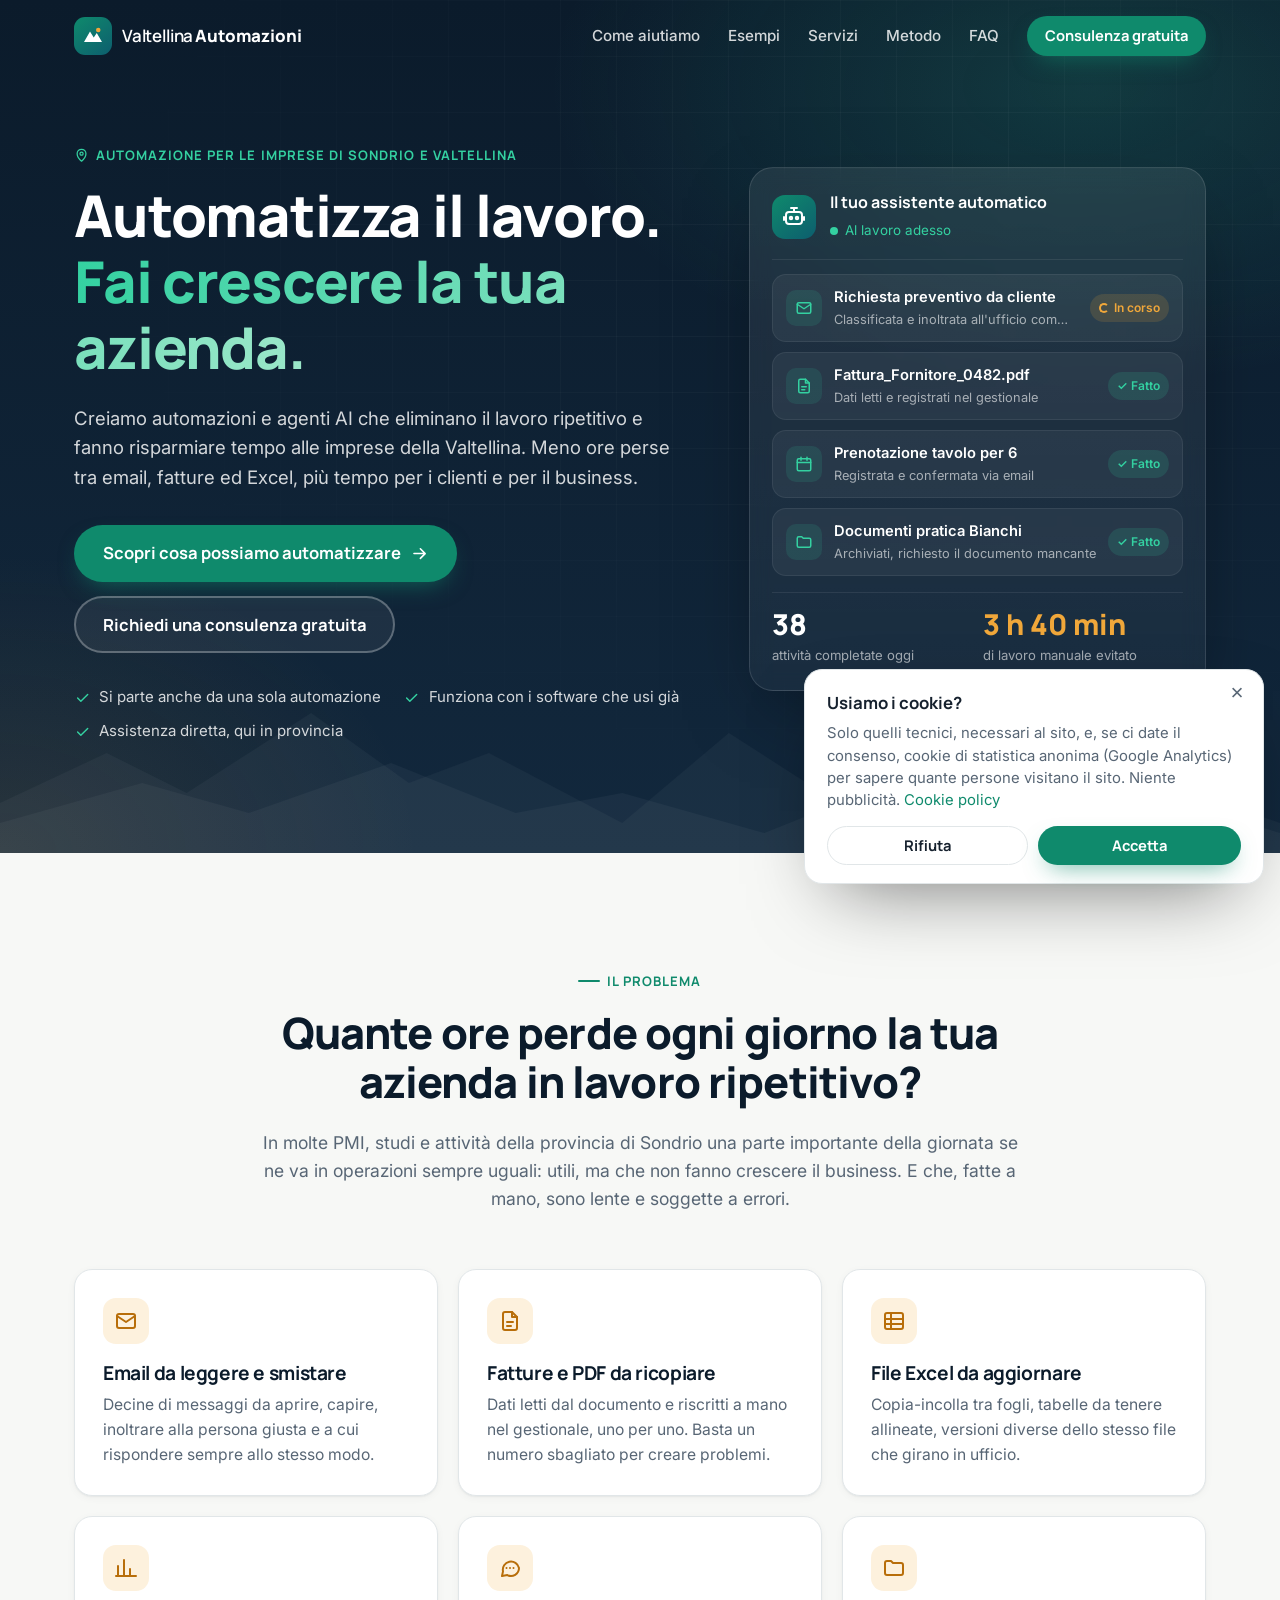
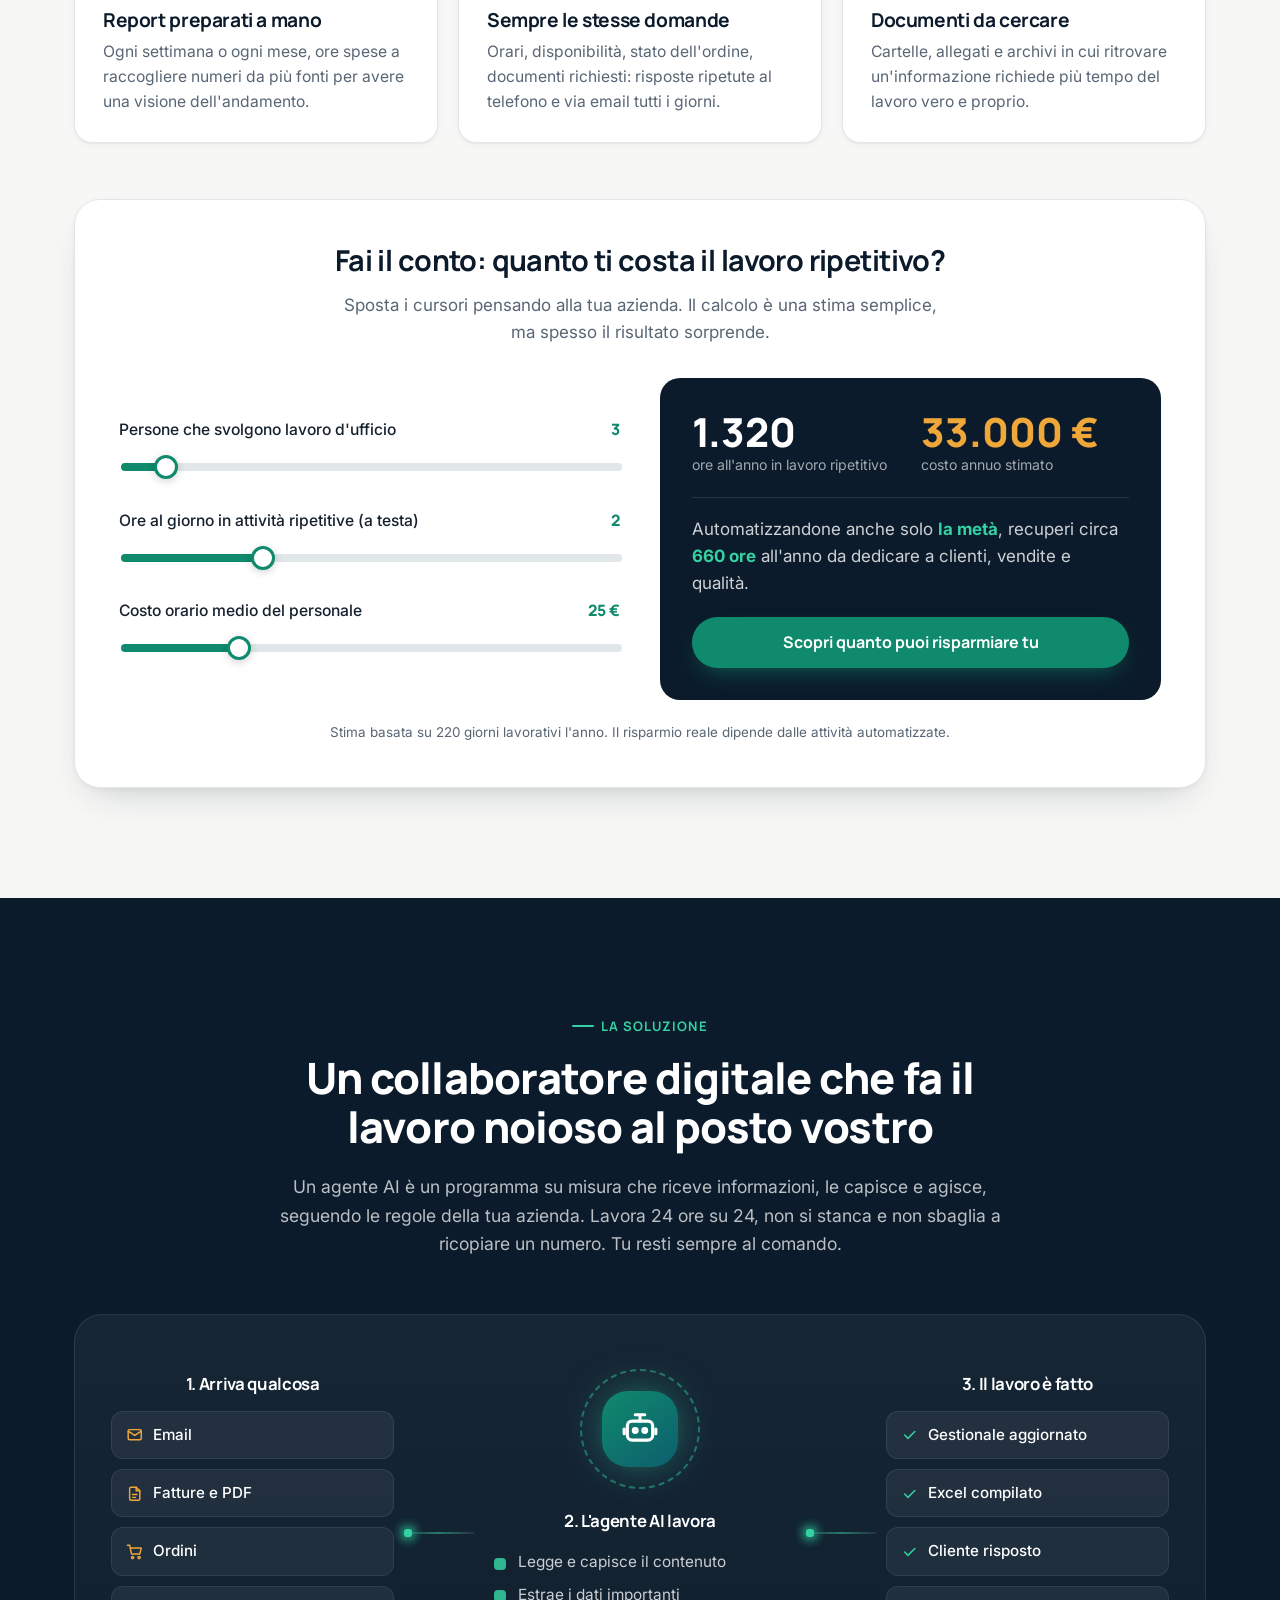
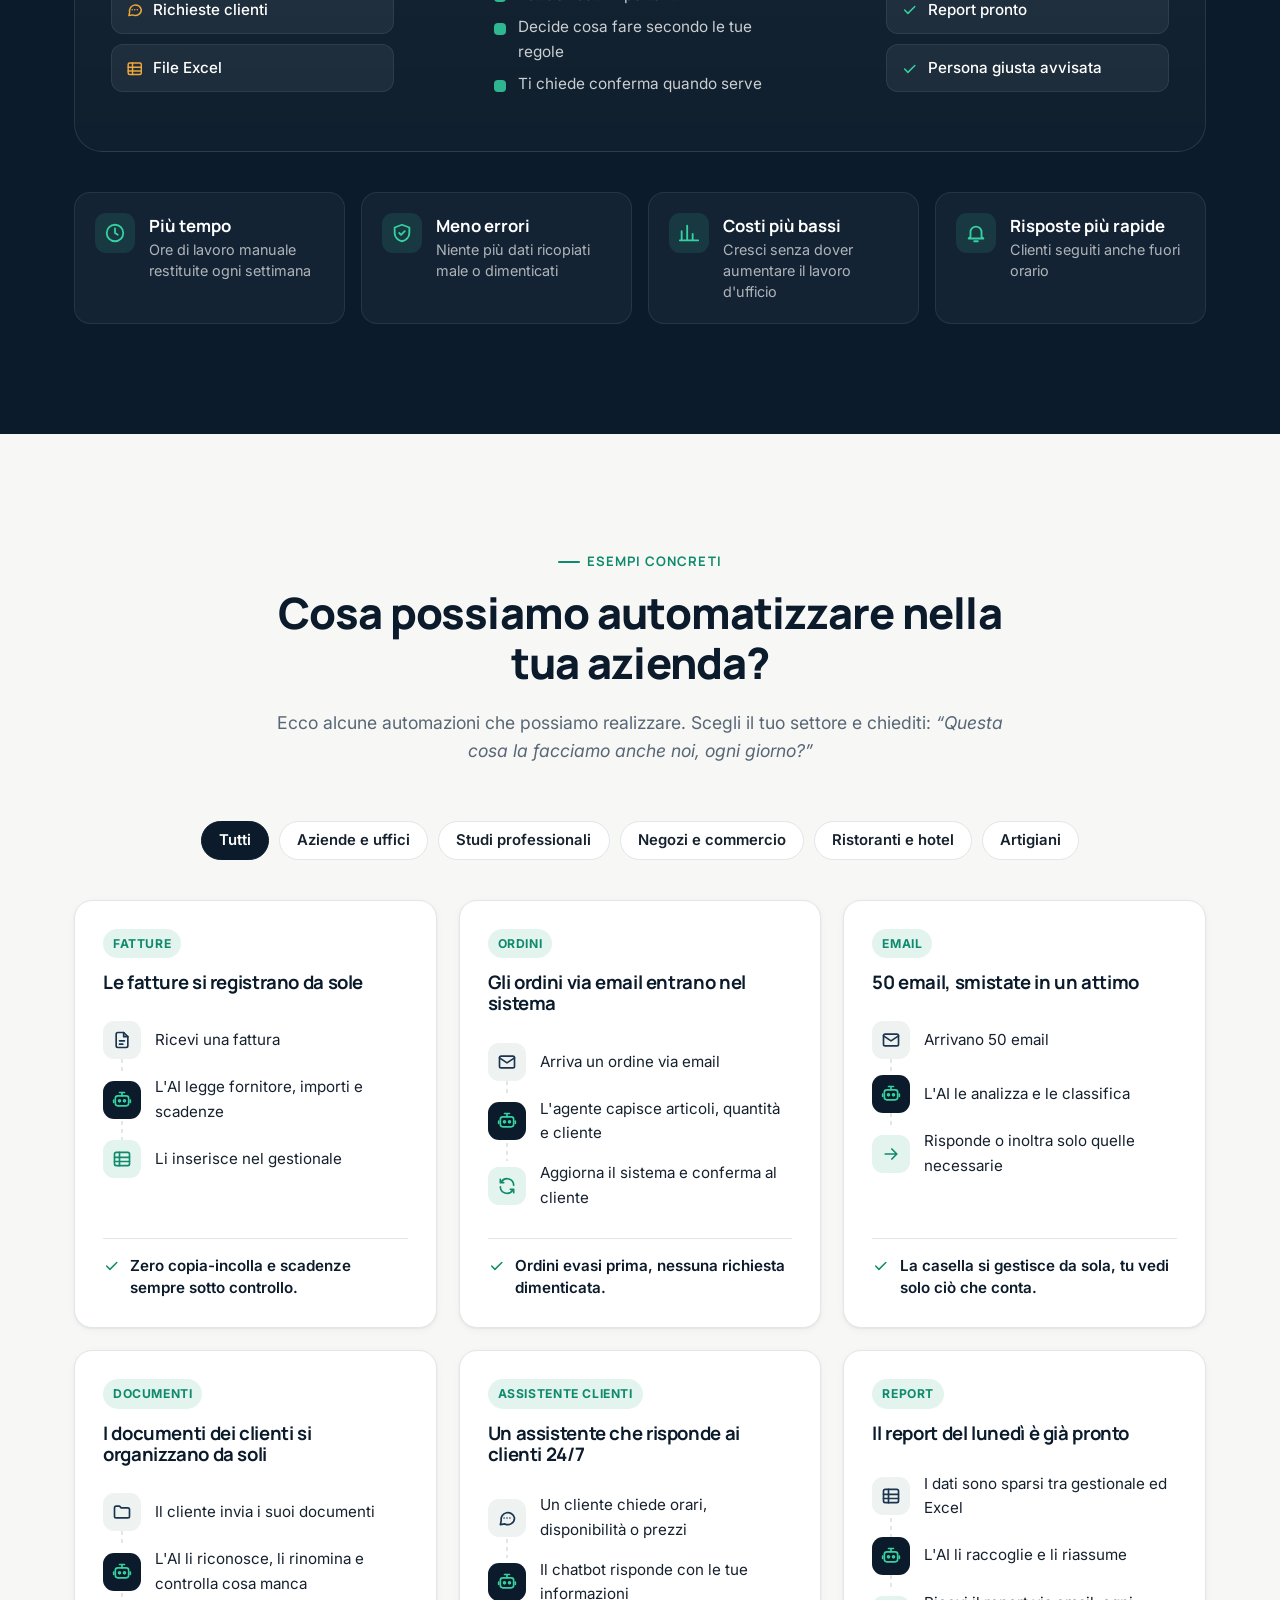
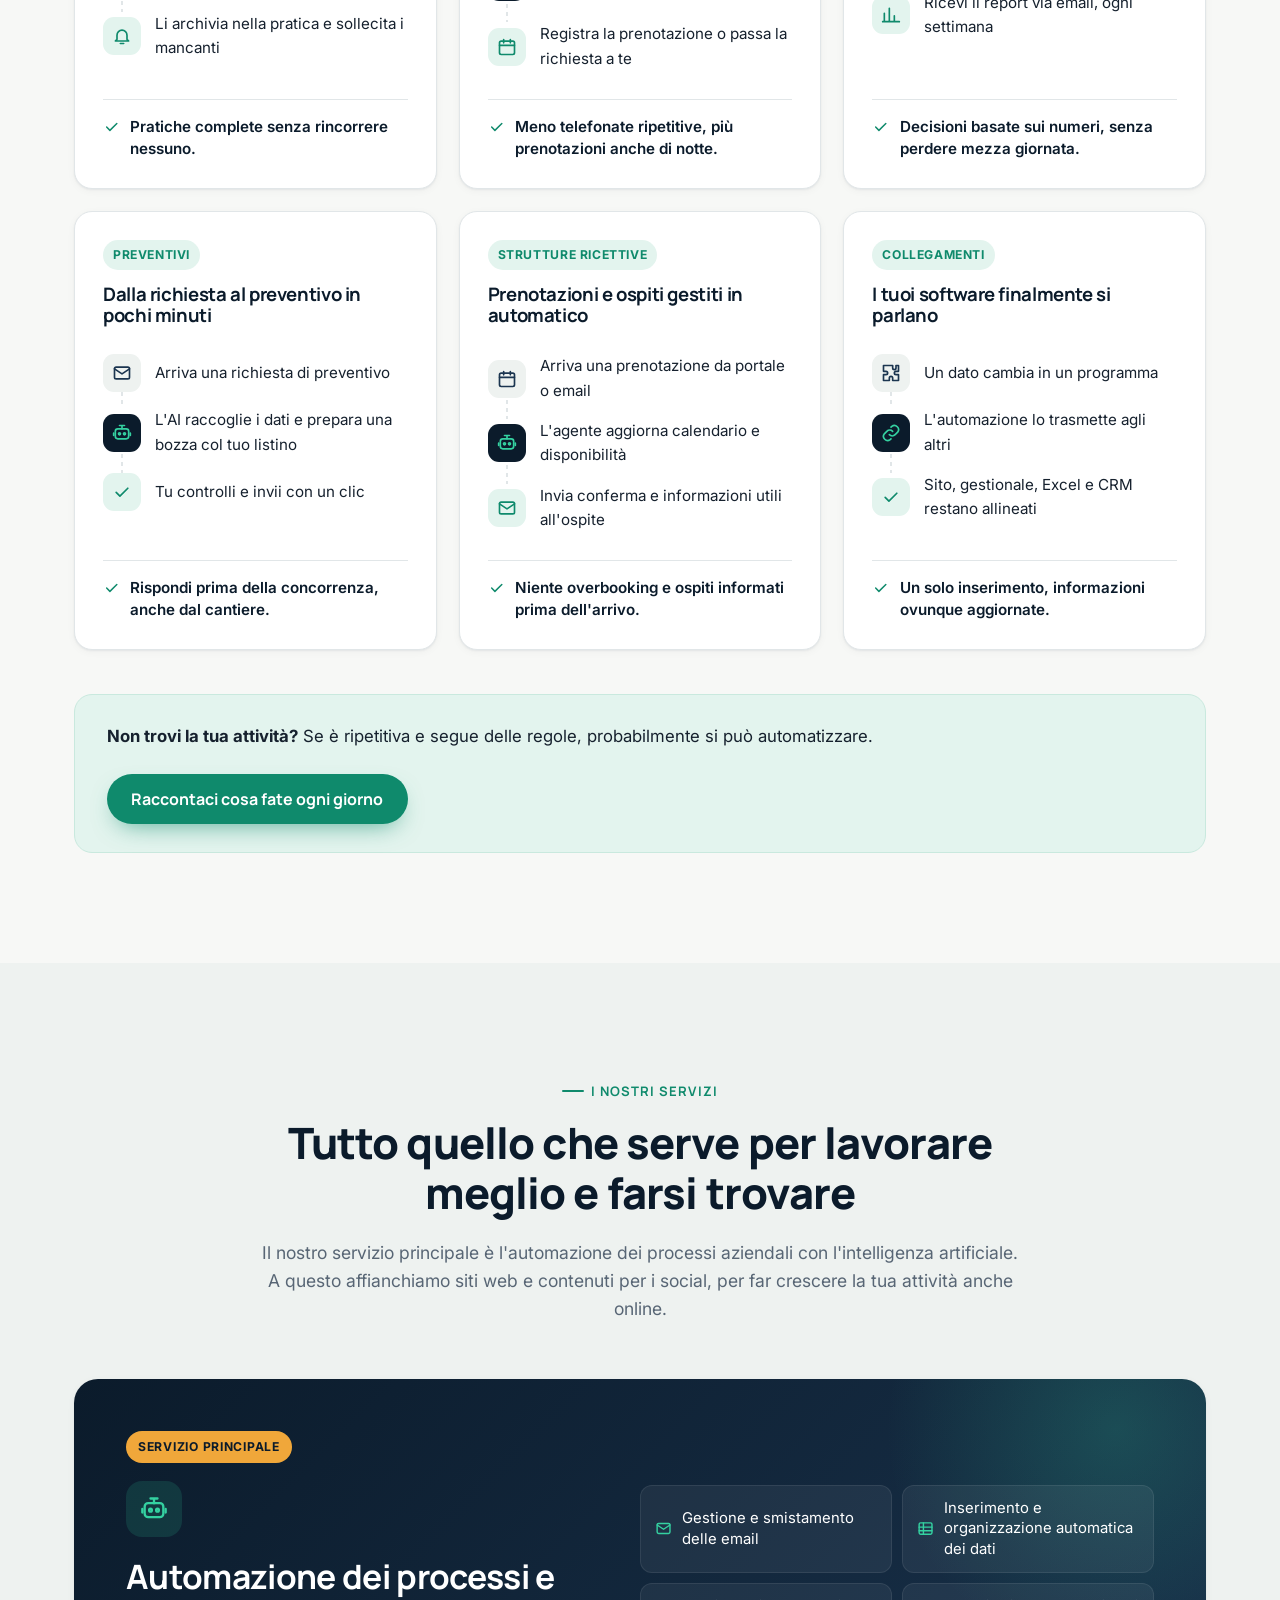
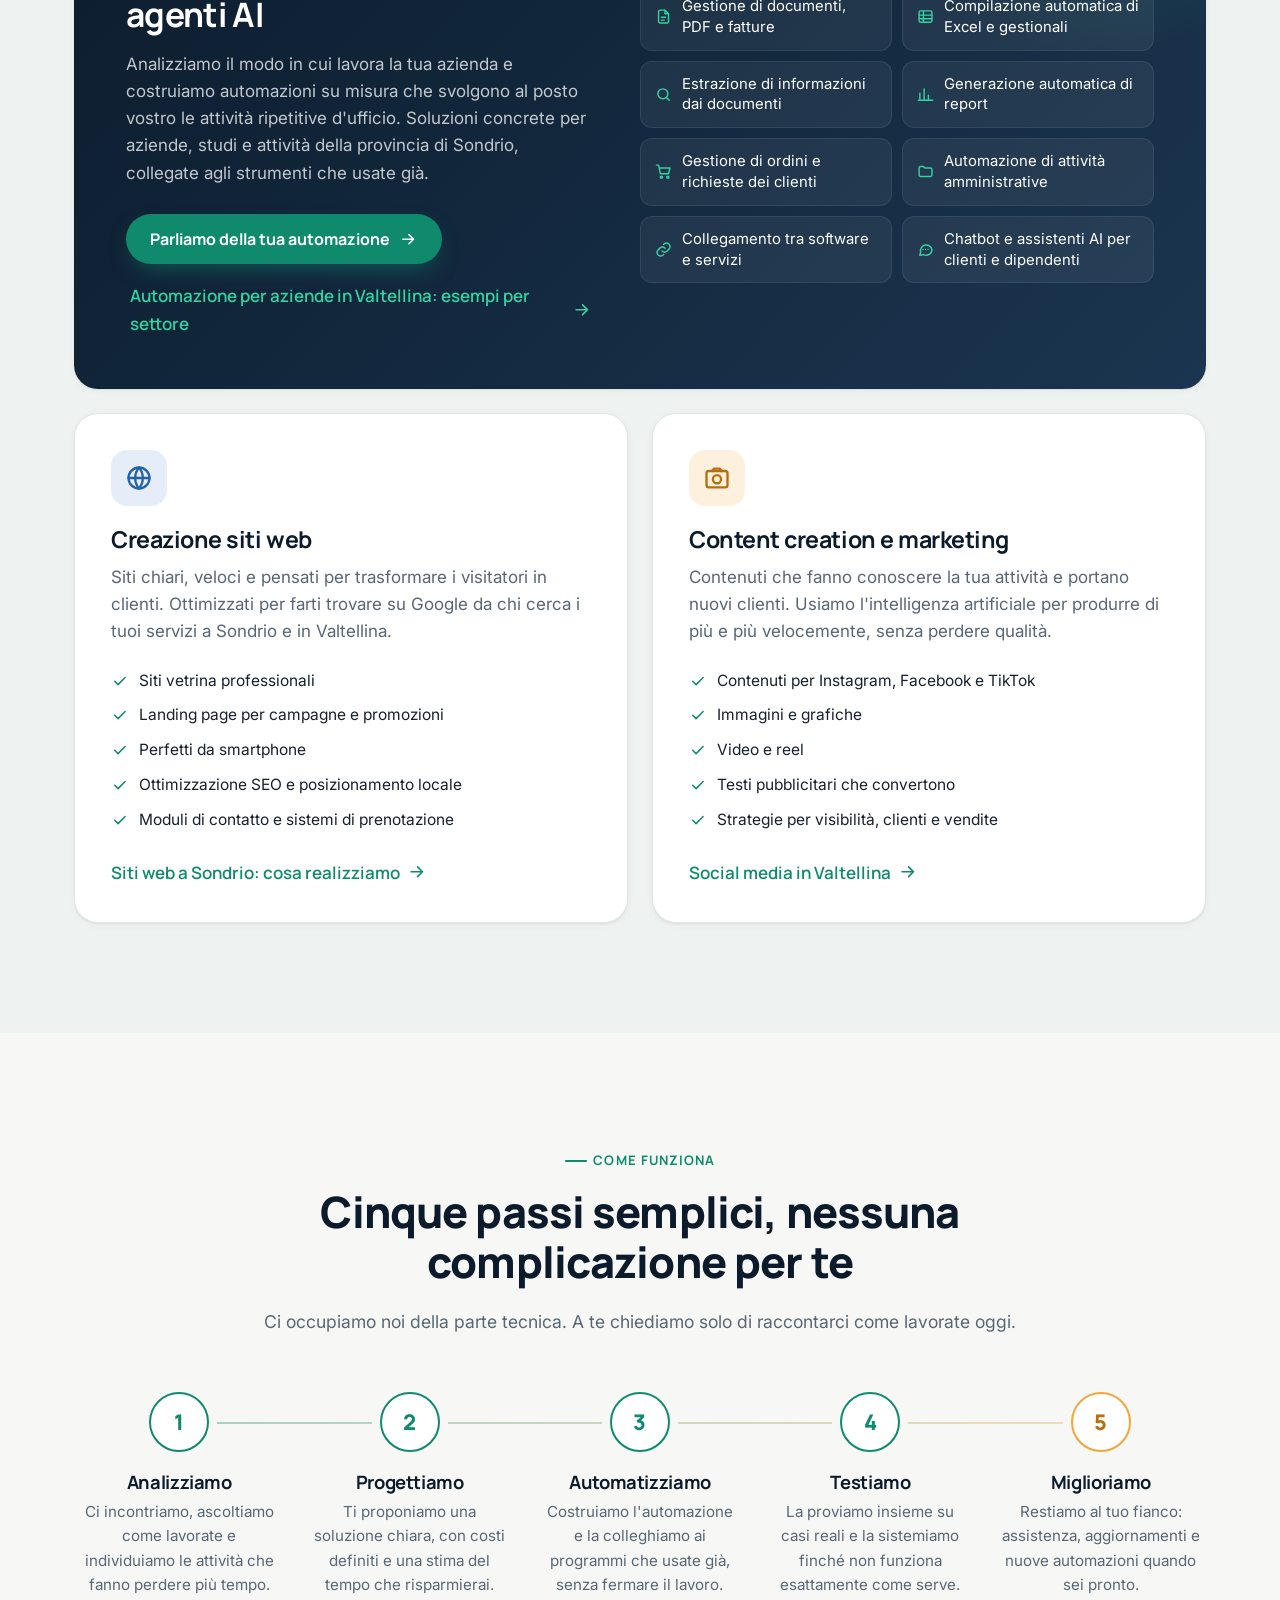
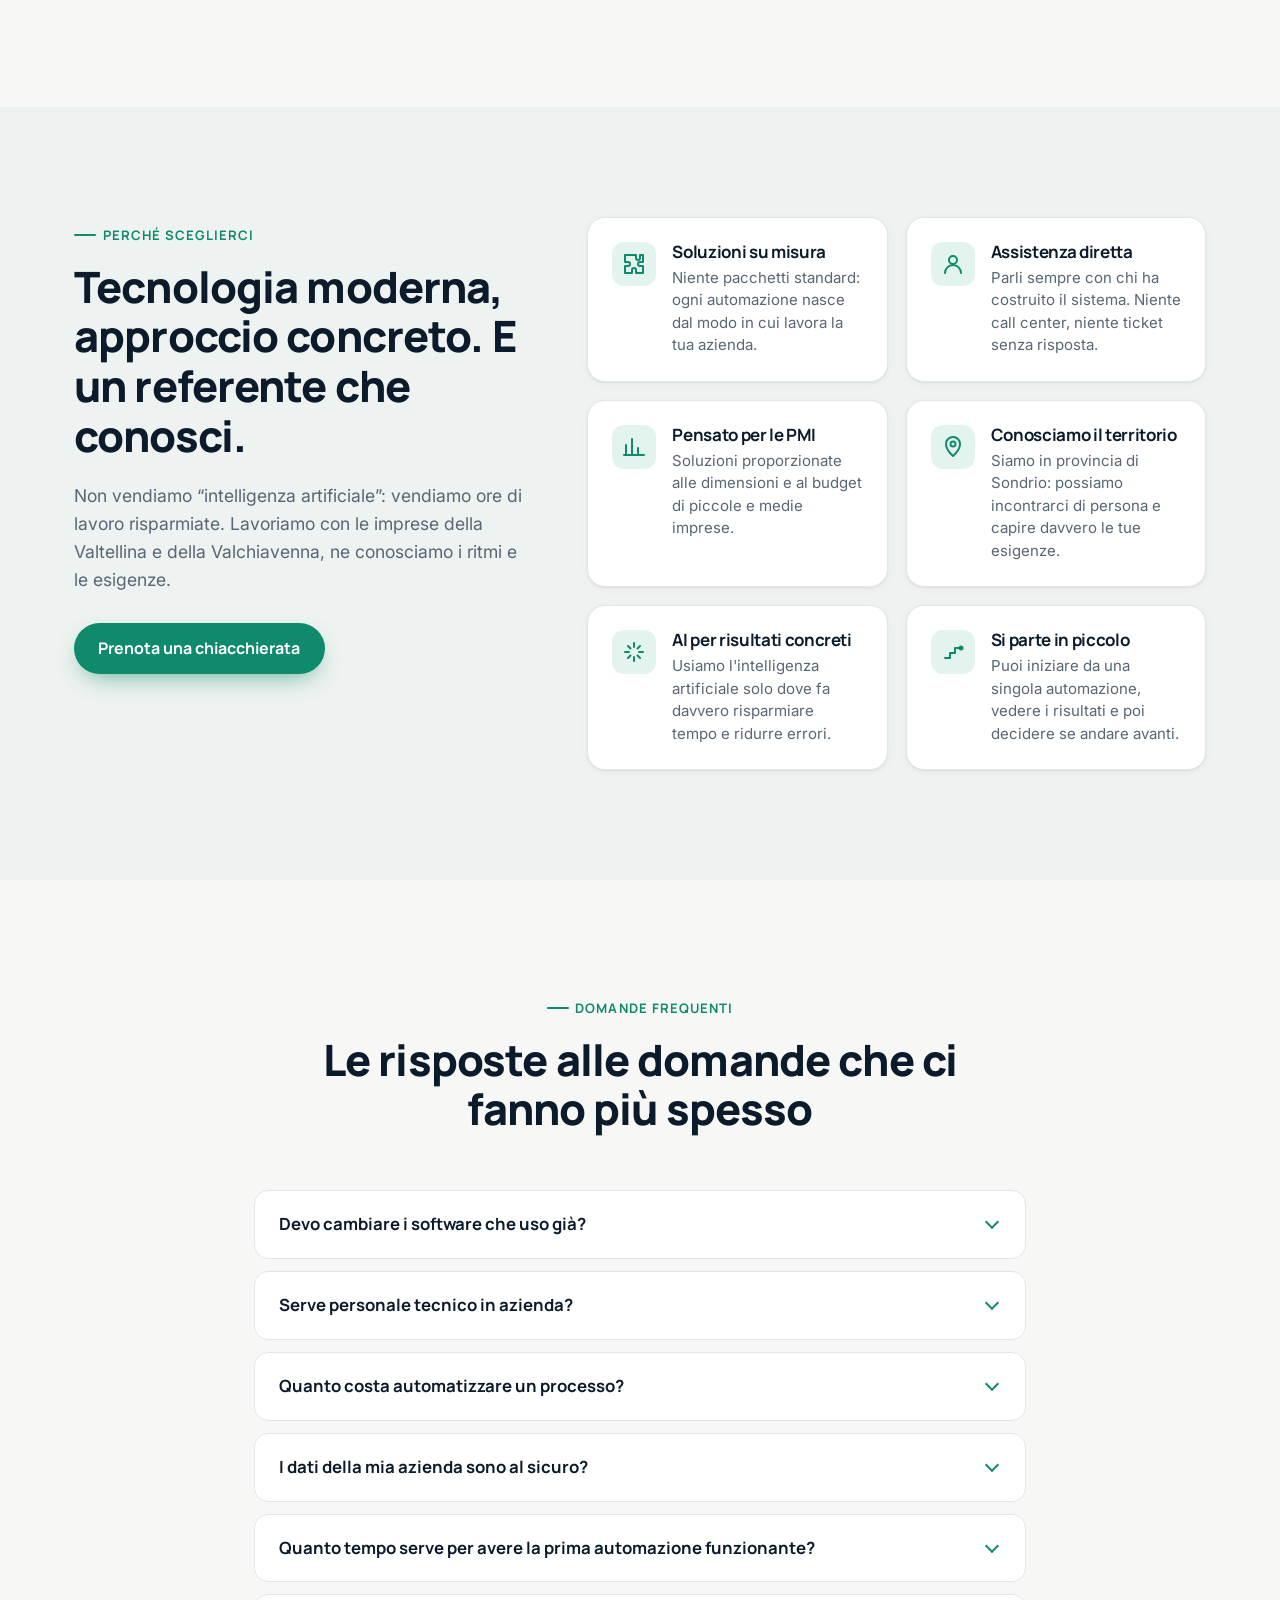
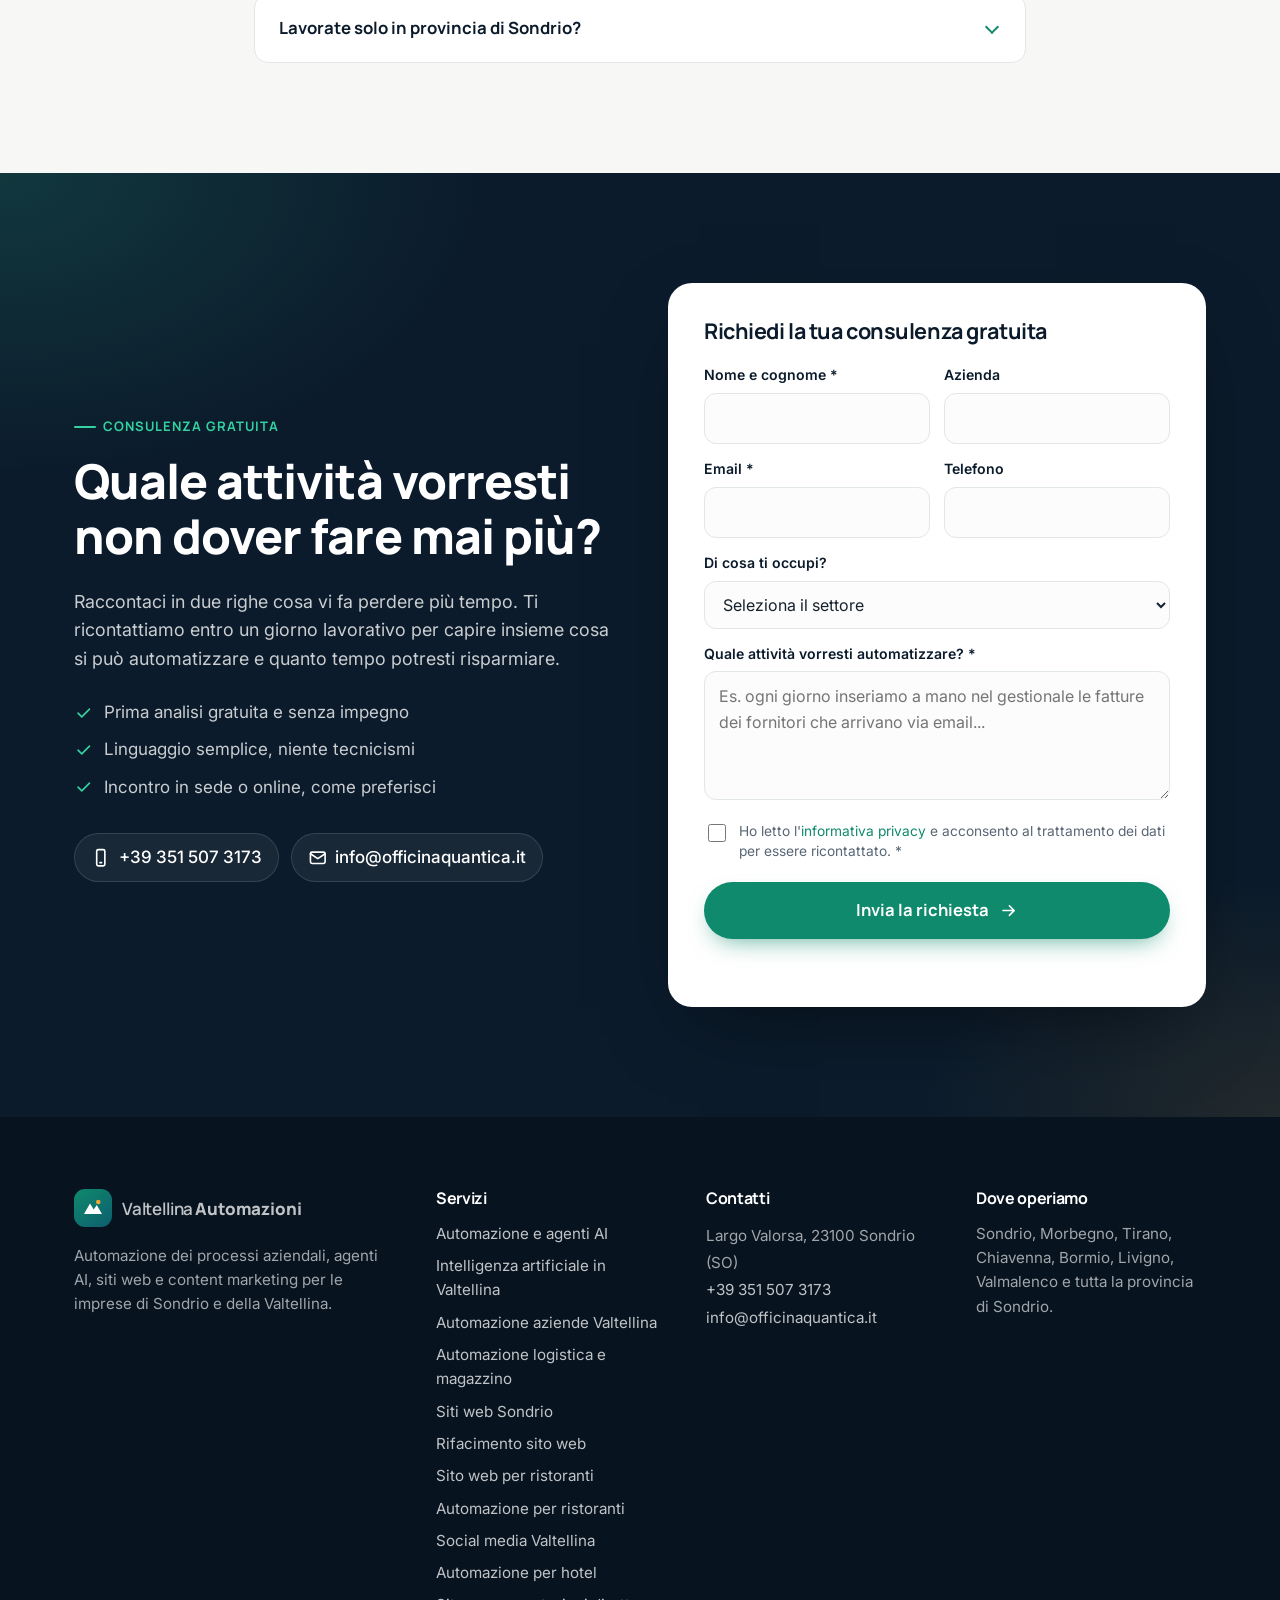
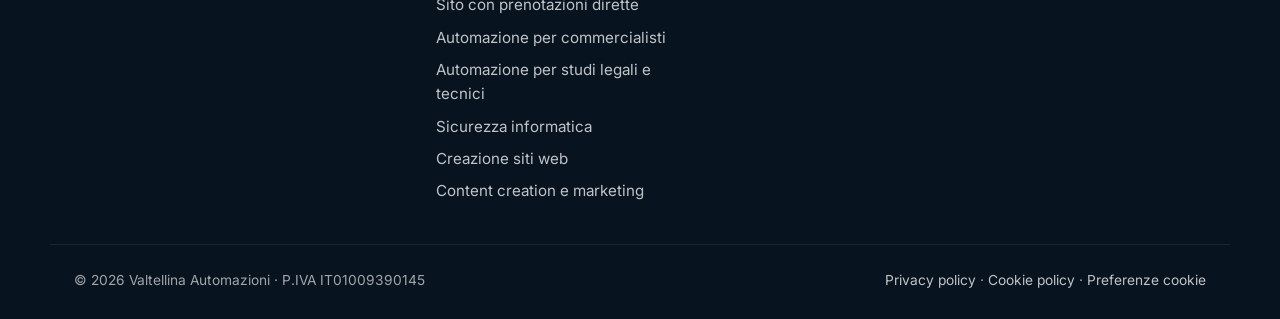
<file: index.html>
<!DOCTYPE html>
<html lang="it">
<head>
  <meta charset="UTF-8">
  <meta name="viewport" content="width=device-width, initial-scale=1">

  <!-- SEO base -->
  <title>Automazione processi aziendali e agenti AI a Sondrio | Valtellina Automazioni</title>
  <meta name="description" content="Automatizziamo il lavoro ripetitivo delle aziende di Sondrio e della Valtellina: email, fatture, documenti, Excel e gestionali. Agenti AI su misura per PMI, studi e attività locali. Consulenza gratuita.">
  <link rel="canonical" href="https://www.officinaquantica.it/">
  <meta name="robots" content="index, follow">
  <meta name="google-site-verification" content="uC8ijNBYOcybuYJvMNktY6YZluyPXIGghyPl-I3p8_0" />
  <meta name="geo.region" content="IT-SO">
  <meta name="geo.placename" content="Sondrio">
  <meta name="theme-color" content="#0B1B2B">

  <!-- Open Graph -->
  <meta property="og:type" content="website">
  <meta property="og:locale" content="it_IT">
  <meta property="og:site_name" content="Valtellina Automazioni">
  <meta property="og:title" content="Automatizza il lavoro. Fai crescere la tua azienda.">
  <meta property="og:description" content="Automazioni e agenti AI che eliminano il lavoro ripetitivo e fanno risparmiare tempo alle imprese della Valtellina.">
  <meta property="og:url" content="https://www.officinaquantica.it/">
  <meta property="og:image" content="https://www.officinaquantica.it/assets/og-image.jpg">
  <meta property="og:image:width" content="1200">
  <meta property="og:image:height" content="630">
  <meta property="og:image:alt" content="Valtellina Automazioni: automatizza il lavoro, fai crescere la tua azienda">
  <meta name="twitter:card" content="summary_large_image">

  <link rel="icon" href="/favicon.ico" sizes="48x48">
  <link rel="icon" href="/assets/favicon.svg" type="image/svg+xml">
  <link rel="icon" href="/favicon-96x96.png" type="image/png" sizes="96x96">
  <link rel="icon" href="/icon-192.png" type="image/png" sizes="192x192">
  <link rel="apple-touch-icon" href="/apple-touch-icon.png">

  <link rel="preconnect" href="https://fonts.googleapis.com">
  <link rel="preconnect" href="https://fonts.gstatic.com" crossorigin>
  <link href="https://fonts.googleapis.com/css2?family=Inter:wght@400;500;600&family=Manrope:wght@500;600;700;800&display=swap" rel="stylesheet">

  <link rel="stylesheet" href="css/style.css">

  <!-- Dati strutturati: attività locale + servizi -->
  <script type="application/ld+json">
  {
    "@context": "https://schema.org",
    "@type": "ProfessionalService",
    "@id": "https://www.officinaquantica.it/#azienda",
    "name": "Valtellina Automazioni",
    "url": "https://www.officinaquantica.it/",
    "image": "https://www.officinaquantica.it/assets/og-image.jpg",
    "logo": "https://www.officinaquantica.it/icon-512.png",
    "description": "Automazione dei processi aziendali, agenti AI, creazione siti web e content marketing per PMI e attività della provincia di Sondrio e della Valtellina.",
    "telephone": "+39 351 507 3173",
    "email": "info@officinaquantica.it",
    "vatID": "IT01009390145",
    "address": {
      "@type": "PostalAddress",
      "streetAddress": "Largo Valorsa",
      "addressLocality": "Sondrio",
      "postalCode": "23100",
      "addressRegion": "SO",
      "addressCountry": "IT"
    },
    "areaServed": [
      {"@type": "AdministrativeArea", "name": "Provincia di Sondrio"},
      {"@type": "Place", "name": "Valtellina"},
      {"@type": "City", "name": "Sondrio"},
      {"@type": "City", "name": "Morbegno"},
      {"@type": "City", "name": "Tirano"},
      {"@type": "City", "name": "Chiavenna"},
      {"@type": "City", "name": "Bormio"},
      {"@type": "City", "name": "Livigno"}
    ],
    "hasOfferCatalog": {
      "@type": "OfferCatalog",
      "name": "Servizi",
      "itemListElement": [
        {"@type": "Offer", "itemOffered": {"@type": "Service", "name": "Automazione processi aziendali e agenti AI", "description": "Automazioni su misura per email, fatture, documenti, Excel, gestionali, ordini e report."}},
        {"@type": "Offer", "itemOffered": {"@type": "Service", "name": "Creazione siti web", "description": "Siti vetrina, landing page, siti ottimizzati per smartphone e SEO locale."}},
        {"@type": "Offer", "itemOffered": {"@type": "Service", "name": "Content creation e marketing", "description": "Contenuti per Instagram, Facebook e TikTok, grafiche, video, reel e testi pubblicitari."}}
      ]
    }
  }
  </script>
  <script type="application/ld+json">
  {
    "@context": "https://schema.org",
    "@type": "FAQPage",
    "mainEntity": [
      {"@type": "Question", "name": "Devo cambiare i software che uso già?", "acceptedAnswer": {"@type": "Answer", "text": "No. Nella maggior parte dei casi colleghiamo le automazioni agli strumenti che usi già: email, Excel, gestionale, cloud, CRM. L'obiettivo è semplificare, non stravolgere il tuo modo di lavorare."}},
      {"@type": "Question", "name": "Serve personale tecnico in azienda?", "acceptedAnswer": {"@type": "Answer", "text": "No. Progettiamo, installiamo e manteniamo noi il sistema. Ai tuoi collaboratori spieghiamo in modo semplice come usarlo e restiamo a disposizione per qualsiasi dubbio."}},
      {"@type": "Question", "name": "Quanto costa automatizzare un processo?", "acceptedAnswer": {"@type": "Answer", "text": "Dipende dalla complessità dell'attività. Si può partire anche da una singola automazione con un investimento contenuto. Dopo la consulenza gratuita ricevi un preventivo chiaro, con una stima del tempo che risparmierai."}},
      {"@type": "Question", "name": "I dati della mia azienda sono al sicuro?", "acceptedAnswer": {"@type": "Answer", "text": "Sì. Lavoriamo nel rispetto del GDPR, usiamo servizi affidabili e diamo accesso solo ai dati strettamente necessari. Le operazioni importanti possono sempre richiedere la tua approvazione prima di essere eseguite."}},
      {"@type": "Question", "name": "Quanto tempo serve per avere la prima automazione funzionante?", "acceptedAnswer": {"@type": "Answer", "text": "Per un'automazione semplice bastano spesso poche settimane, test inclusi. Per progetti più ampi definiamo insieme un calendario a fasi, così inizi a risparmiare tempo fin da subito."}},
      {"@type": "Question", "name": "Lavorate solo in provincia di Sondrio?", "acceptedAnswer": {"@type": "Answer", "text": "Siamo in Valtellina e seguiamo soprattutto aziende della provincia di Sondrio, con incontri di persona quando serve. Possiamo comunque lavorare anche da remoto con aziende di altre zone."}}
    ]
  }
  </script>
</head>
<body>

  <!-- Icone SVG riutilizzabili -->
  <svg width="0" height="0" style="position:absolute" aria-hidden="true">
    <defs>
      <symbol id="i-mail" viewBox="0 0 24 24"><rect x="3" y="5" width="18" height="14" rx="2"/><path d="m3 7 9 6 9-6"/></symbol>
      <symbol id="i-file" viewBox="0 0 24 24"><path d="M14 3H7a2 2 0 0 0-2 2v14a2 2 0 0 0 2 2h10a2 2 0 0 0 2-2V8z"/><path d="M14 3v5h5M9 13h6M9 17h4"/></symbol>
      <symbol id="i-sheet" viewBox="0 0 24 24"><rect x="3" y="4" width="18" height="16" rx="2"/><path d="M3 10h18M3 15h18M9 4v16"/></symbol>
      <symbol id="i-chart" viewBox="0 0 24 24"><path d="M4 20V10M10 20V4M16 20v-7M22 20H2"/></symbol>
      <symbol id="i-cart" viewBox="0 0 24 24"><circle cx="9" cy="20" r="1.5"/><circle cx="18" cy="20" r="1.5"/><path d="M2 3h3l2.5 12h11.5l2-8H6.2"/></symbol>
      <symbol id="i-link" viewBox="0 0 24 24"><path d="M10 14a5 5 0 0 0 7 0l3-3a5 5 0 0 0-7-7l-1 1"/><path d="M14 10a5 5 0 0 0-7 0l-3 3a5 5 0 0 0 7 7l1-1"/></symbol>
      <symbol id="i-chat" viewBox="0 0 24 24"><path d="M21 12a8 8 0 0 1-11.6 7.1L4 20l1-4.6A8 8 0 1 1 21 12z"/><path d="M8.5 12h.01M12 12h.01M15.5 12h.01"/></symbol>
      <symbol id="i-clock" viewBox="0 0 24 24"><circle cx="12" cy="12" r="9"/><path d="M12 7v5l3 2"/></symbol>
      <symbol id="i-spark" viewBox="0 0 24 24"><path d="M12 3v4M12 17v4M3 12h4M17 12h4M6 6l2.5 2.5M15.5 15.5 18 18M6 18l2.5-2.5M15.5 8.5 18 6"/></symbol>
      <symbol id="i-brain" viewBox="0 0 24 24"><rect x="4" y="7" width="16" height="12" rx="3"/><path d="M12 7V3M9 3h6"/><circle cx="9" cy="13" r="1.2"/><circle cx="15" cy="13" r="1.2"/><path d="M2 12v3M22 12v3"/></symbol>
      <symbol id="i-check" viewBox="0 0 24 24"><path d="m5 12.5 4.5 4.5L19 7.5"/></symbol>
      <symbol id="i-arrow" viewBox="0 0 24 24"><path d="M5 12h14M13 6l6 6-6 6"/></symbol>
      <symbol id="i-globe" viewBox="0 0 24 24"><circle cx="12" cy="12" r="9"/><path d="M3 12h18M12 3a14 14 0 0 1 0 18M12 3a14 14 0 0 0 0 18"/></symbol>
      <symbol id="i-camera" viewBox="0 0 24 24"><rect x="3" y="6" width="18" height="14" rx="2"/><circle cx="12" cy="13" r="3.5"/><path d="M8 6l1.5-2h5L16 6"/></symbol>
      <symbol id="i-search" viewBox="0 0 24 24"><circle cx="11" cy="11" r="7"/><path d="m20 20-3.5-3.5"/></symbol>
      <symbol id="i-user" viewBox="0 0 24 24"><circle cx="12" cy="8" r="4"/><path d="M4 21a8 8 0 0 1 16 0"/></symbol>
      <symbol id="i-pin" viewBox="0 0 24 24"><path d="M12 21s-7-6.2-7-12a7 7 0 0 1 14 0c0 5.8-7 12-7 12z"/><circle cx="12" cy="9" r="2.5"/></symbol>
      <symbol id="i-puzzle" viewBox="0 0 24 24"><path d="M10 3h4v3a2 2 0 1 0 4 0V3h3v7h-3a2 2 0 1 0 0 4h3v7h-7v-3a2 2 0 1 0-4 0v3H3v-7h3a2 2 0 1 0 0-4H3V3h7z"/></symbol>
      <symbol id="i-step" viewBox="0 0 24 24"><path d="M4 18h5v-5h5V8h6"/><circle cx="20" cy="8" r="1.5"/></symbol>
      <symbol id="i-shield" viewBox="0 0 24 24"><path d="M12 3 4 6v6c0 4.5 3.4 8.3 8 9 4.6-.7 8-4.5 8-9V6z"/><path d="m9 12 2 2 4-4"/></symbol>
      <symbol id="i-phone" viewBox="0 0 24 24"><rect x="7" y="2" width="10" height="20" rx="2"/><path d="M11 18h2"/></symbol>
      <symbol id="i-calendar" viewBox="0 0 24 24"><rect x="3" y="5" width="18" height="16" rx="2"/><path d="M3 10h18M8 3v4M16 3v4"/></symbol>
      <symbol id="i-folder" viewBox="0 0 24 24"><path d="M3 7a2 2 0 0 1 2-2h4l2 2h8a2 2 0 0 1 2 2v8a2 2 0 0 1-2 2H5a2 2 0 0 1-2-2z"/></symbol>
      <symbol id="i-bell" viewBox="0 0 24 24"><path d="M6 16V11a6 6 0 0 1 12 0v5l2 2H4z"/><path d="M10 21h4"/></symbol>
      <symbol id="i-refresh" viewBox="0 0 24 24"><path d="M20 11a8 8 0 0 0-14.5-4.5L4 8M4 4v4h4M4 13a8 8 0 0 0 14.5 4.5L20 16M20 20v-4h-4"/></symbol>
      <symbol id="i-lock" viewBox="0 0 24 24"><rect x="5" y="11" width="14" height="10" rx="2"/><path d="M8 11V7a4 4 0 0 1 8 0v4"/><path d="M12 15v2"/></symbol>
      <symbol id="i-key" viewBox="0 0 24 24"><circle cx="8" cy="15" r="4"/><path d="m11 12 9-9M17 6l3 3M15 8l2 2"/></symbol>
    </defs>
  </svg>

  <a class="skip-link" href="#contenuto">Vai al contenuto</a>

  <!-- ===== HEADER ===== -->
  <header class="header" id="top">
    <div class="container header__inner">
      <a href="#top" class="logo" aria-label="Valtellina Automazioni - torna all'inizio">
        <span class="logo__mark" aria-hidden="true">
          <svg viewBox="0 0 32 32"><path d="M4 24 12 10l5 8 4-6 7 12z" fill="currentColor"/><circle cx="23" cy="8" r="3" fill="var(--warm)"/></svg>
        </span>
        <span class="logo__text">Valtellina<strong>Automazioni</strong></span>
      </a>

      <nav class="nav" id="nav" aria-label="Navigazione principale">
        <a href="#soluzione">Come aiutiamo</a>
        <a href="#esempi">Esempi</a>
        <a href="#servizi">Servizi</a>
        <a href="#metodo">Metodo</a>
        <a href="#faq">FAQ</a>
        <a href="#contatti" class="btn btn--primary btn--sm nav__cta">Consulenza gratuita</a>
      </nav>

      <button class="nav-toggle" aria-label="Apri il menu" aria-expanded="false" aria-controls="nav">
        <span></span><span></span><span></span>
      </button>
    </div>
  </header>

  <main id="contenuto">

    <!-- ===== 1. HERO ===== -->
    <section class="hero">
      <div class="hero__bg" aria-hidden="true"></div>
      <div class="container hero__grid">
        <div class="hero__copy">
          <p class="eyebrow eyebrow--light"><svg class="ic"><use href="#i-pin"/></svg> Automazione per le imprese di Sondrio e Valtellina</p>
          <h1>Automatizza il lavoro.<br><span class="hl">Fai crescere la tua azienda.</span></h1>
          <p class="hero__lead">Creiamo automazioni e agenti AI che eliminano il lavoro ripetitivo e fanno risparmiare tempo alle imprese della Valtellina. Meno ore perse tra email, fatture ed Excel, più tempo per i clienti e per il business.</p>
          <div class="hero__ctas">
            <a href="#esempi" class="btn btn--primary btn--lg">Scopri cosa possiamo automatizzare <svg class="ic"><use href="#i-arrow"/></svg></a>
            <a href="#contatti" class="btn btn--ghost btn--lg">Richiedi una consulenza gratuita</a>
          </div>
          <ul class="hero__trust">
            <li><svg class="ic"><use href="#i-check"/></svg> Si parte anche da una sola automazione</li>
            <li><svg class="ic"><use href="#i-check"/></svg> Funziona con i software che usi già</li>
            <li><svg class="ic"><use href="#i-check"/></svg> Assistenza diretta, qui in provincia</li>
          </ul>
        </div>

        <!-- Pannello animato: agente al lavoro -->
        <div class="hero__visual" aria-label="Esempio di un agente AI che svolge attività d'ufficio">
          <div class="agent-card">
            <div class="agent-card__head">
              <span class="agent-card__avatar"><svg class="ic"><use href="#i-brain"/></svg></span>
              <div>
                <strong>Il tuo assistente automatico</strong>
                <span class="status"><span class="status__dot"></span> Al lavoro adesso</span>
              </div>
            </div>
            <ul class="feed" id="feed" aria-live="off">
              <!-- popolato da JS -->
            </ul>
            <div class="agent-card__foot">
              <div>
                <span class="kpi" id="kpi-tasks">0</span>
                <span class="kpi-label">attività completate oggi</span>
              </div>
              <div>
                <span class="kpi kpi--warm" id="kpi-time">0 min</span>
                <span class="kpi-label">di lavoro manuale evitato</span>
              </div>
            </div>
          </div>
          <p class="visual-note">Simulazione a scopo illustrativo</p>
        </div>
      </div>
    </section>

    <!-- ===== 2. IL PROBLEMA ===== -->
    <section class="section" id="problema">
      <div class="container">
        <div class="section__head reveal">
          <p class="eyebrow">Il problema</p>
          <h2>Quante ore perde ogni giorno la tua azienda in lavoro ripetitivo?</h2>
          <p class="section__lead">In molte PMI, studi e attività della provincia di Sondrio una parte importante della giornata se ne va in operazioni sempre uguali: utili, ma che non fanno crescere il business. E che, fatte a mano, sono lente e soggette a errori.</p>
        </div>

        <div class="pain-grid">
          <article class="pain reveal">
            <svg class="pain__ic"><use href="#i-mail"/></svg>
            <h3>Email da leggere e smistare</h3>
            <p>Decine di messaggi da aprire, capire, inoltrare alla persona giusta e a cui rispondere sempre allo stesso modo.</p>
          </article>
          <article class="pain reveal">
            <svg class="pain__ic"><use href="#i-file"/></svg>
            <h3>Fatture e PDF da ricopiare</h3>
            <p>Dati letti dal documento e riscritti a mano nel gestionale, uno per uno. Basta un numero sbagliato per creare problemi.</p>
          </article>
          <article class="pain reveal">
            <svg class="pain__ic"><use href="#i-sheet"/></svg>
            <h3>File Excel da aggiornare</h3>
            <p>Copia-incolla tra fogli, tabelle da tenere allineate, versioni diverse dello stesso file che girano in ufficio.</p>
          </article>
          <article class="pain reveal">
            <svg class="pain__ic"><use href="#i-chart"/></svg>
            <h3>Report preparati a mano</h3>
            <p>Ogni settimana o ogni mese, ore spese a raccogliere numeri da più fonti per avere una visione dell'andamento.</p>
          </article>
          <article class="pain reveal">
            <svg class="pain__ic"><use href="#i-chat"/></svg>
            <h3>Sempre le stesse domande</h3>
            <p>Orari, disponibilità, stato dell'ordine, documenti richiesti: risposte ripetute al telefono e via email tutti i giorni.</p>
          </article>
          <article class="pain reveal">
            <svg class="pain__ic"><use href="#i-folder"/></svg>
            <h3>Documenti da cercare</h3>
            <p>Cartelle, allegati e archivi in cui ritrovare un'informazione richiede più tempo del lavoro vero e proprio.</p>
          </article>
        </div>

        <!-- Calcolatore -->
        <div class="calc reveal" id="calcolatore">
          <div class="calc__intro">
            <h3>Fai il conto: quanto ti costa il lavoro ripetitivo?</h3>
            <p>Sposta i cursori pensando alla tua azienda. Il calcolo è una stima semplice, ma spesso il risultato sorprende.</p>
          </div>
          <div class="calc__body">
            <div class="calc__inputs">
              <label class="range">
                <span class="range__top"><span>Persone che svolgono lavoro d'ufficio</span><output id="out-people">3</output></span>
                <input type="range" id="in-people" min="1" max="30" value="3">
              </label>
              <label class="range">
                <span class="range__top"><span>Ore al giorno in attività ripetitive (a testa)</span><output id="out-hours">2</output></span>
                <input type="range" id="in-hours" min="0.5" max="6" step="0.5" value="2">
              </label>
              <label class="range">
                <span class="range__top"><span>Costo orario medio del personale</span><output id="out-cost">25 €</output></span>
                <input type="range" id="in-cost" min="15" max="60" step="1" value="25">
              </label>
            </div>
            <div class="calc__result" aria-live="polite">
              <div class="calc__stat">
                <span class="calc__num" id="res-hours">1.320</span>
                <span class="calc__label">ore all'anno in lavoro ripetitivo</span>
              </div>
              <div class="calc__stat">
                <span class="calc__num" id="res-cost">33.000 €</span>
                <span class="calc__label">costo annuo stimato</span>
              </div>
              <p class="calc__save">Automatizzandone anche solo <strong>la metà</strong>, recuperi circa <strong id="res-save">660 ore</strong> all'anno da dedicare a clienti, vendite e qualità.</p>
              <a href="#contatti" class="btn btn--primary">Scopri quanto puoi risparmiare tu</a>
            </div>
          </div>
          <p class="calc__note">Stima basata su 220 giorni lavorativi l'anno. Il risparmio reale dipende dalle attività automatizzate.</p>
        </div>
      </div>
    </section>

    <!-- ===== 3. LA SOLUZIONE ===== -->
    <section class="section section--dark" id="soluzione">
      <div class="container">
        <div class="section__head reveal">
          <p class="eyebrow eyebrow--light">La soluzione</p>
          <h2>Un collaboratore digitale che fa il lavoro noioso al posto vostro</h2>
          <p class="section__lead">Un agente AI è un programma su misura che riceve informazioni, le capisce e agisce, seguendo le regole della tua azienda. Lavora 24 ore su 24, non si stanca e non sbaglia a ricopiare un numero. Tu resti sempre al comando.</p>
        </div>

        <div class="flow reveal" aria-label="Schema: le informazioni entrano, l'agente AI le elabora, il risultato arriva nei tuoi sistemi">
          <div class="flow__col">
            <h3 class="flow__title">1. Arriva qualcosa</h3>
            <ul class="chips">
              <li><svg class="ic"><use href="#i-mail"/></svg> Email</li>
              <li><svg class="ic"><use href="#i-file"/></svg> Fatture e PDF</li>
              <li><svg class="ic"><use href="#i-cart"/></svg> Ordini</li>
              <li><svg class="ic"><use href="#i-chat"/></svg> Richieste clienti</li>
              <li><svg class="ic"><use href="#i-sheet"/></svg> File Excel</li>
            </ul>
          </div>

          <div class="flow__wire" aria-hidden="true"><span></span><span></span><span></span></div>

          <div class="flow__core">
            <div class="core">
              <div class="core__ring"></div>
              <div class="core__icon"><svg class="ic"><use href="#i-brain"/></svg></div>
            </div>
            <h3 class="flow__title">2. L'agente AI lavora</h3>
            <ul class="core__list">
              <li>Legge e capisce il contenuto</li>
              <li>Estrae i dati importanti</li>
              <li>Decide cosa fare secondo le tue regole</li>
              <li>Ti chiede conferma quando serve</li>
            </ul>
          </div>

          <div class="flow__wire" aria-hidden="true"><span></span><span></span><span></span></div>

          <div class="flow__col">
            <h3 class="flow__title">3. Il lavoro è fatto</h3>
            <ul class="chips chips--done">
              <li><svg class="ic"><use href="#i-check"/></svg> Gestionale aggiornato</li>
              <li><svg class="ic"><use href="#i-check"/></svg> Excel compilato</li>
              <li><svg class="ic"><use href="#i-check"/></svg> Cliente risposto</li>
              <li><svg class="ic"><use href="#i-check"/></svg> Report pronto</li>
              <li><svg class="ic"><use href="#i-check"/></svg> Persona giusta avvisata</li>
            </ul>
          </div>
        </div>

        <div class="benefits reveal">
          <div class="benefit"><svg class="ic"><use href="#i-clock"/></svg><div><strong>Più tempo</strong><span>Ore di lavoro manuale restituite ogni settimana</span></div></div>
          <div class="benefit"><svg class="ic"><use href="#i-shield"/></svg><div><strong>Meno errori</strong><span>Niente più dati ricopiati male o dimenticati</span></div></div>
          <div class="benefit"><svg class="ic"><use href="#i-chart"/></svg><div><strong>Costi più bassi</strong><span>Cresci senza dover aumentare il lavoro d'ufficio</span></div></div>
          <div class="benefit"><svg class="ic"><use href="#i-bell"/></svg><div><strong>Risposte più rapide</strong><span>Clienti seguiti anche fuori orario</span></div></div>
        </div>
      </div>
    </section>

    <!-- ===== 4. ESEMPI CONCRETI ===== -->
    <section class="section" id="esempi">
      <div class="container">
        <div class="section__head reveal">
          <p class="eyebrow">Esempi concreti</p>
          <h2>Cosa possiamo automatizzare nella tua azienda?</h2>
          <p class="section__lead">Ecco alcune automazioni che possiamo realizzare. Scegli il tuo settore e chiediti: <em>“Questa cosa la facciamo anche noi, ogni giorno?”</em></p>
        </div>

        <div class="filters reveal" role="tablist" aria-label="Filtra gli esempi per settore">
          <button class="filter is-active" data-filter="all" role="tab" aria-selected="true">Tutti</button>
          <button class="filter" data-filter="ufficio" role="tab" aria-selected="false">Aziende e uffici</button>
          <button class="filter" data-filter="studi" role="tab" aria-selected="false">Studi professionali</button>
          <button class="filter" data-filter="commercio" role="tab" aria-selected="false">Negozi e commercio</button>
          <button class="filter" data-filter="ospitalita" role="tab" aria-selected="false">Ristoranti e hotel</button>
          <button class="filter" data-filter="artigiani" role="tab" aria-selected="false">Artigiani</button>
        </div>

        <div class="cases">
          <article class="case reveal" data-tags="ufficio studi artigiani commercio">
            <span class="case__tag">Fatture</span>
            <h3>Le fatture si registrano da sole</h3>
            <ol class="case__flow">
              <li><svg class="ic"><use href="#i-file"/></svg><span>Ricevi una fattura</span></li>
              <li><svg class="ic"><use href="#i-brain"/></svg><span>L'AI legge fornitore, importi e scadenze</span></li>
              <li><svg class="ic"><use href="#i-sheet"/></svg><span>Li inserisce nel gestionale</span></li>
            </ol>
            <p class="case__result"><svg class="ic"><use href="#i-check"/></svg> Zero copia-incolla e scadenze sempre sotto controllo.</p>
          </article>

          <article class="case reveal" data-tags="ufficio commercio artigiani">
            <span class="case__tag">Ordini</span>
            <h3>Gli ordini via email entrano nel sistema</h3>
            <ol class="case__flow">
              <li><svg class="ic"><use href="#i-mail"/></svg><span>Arriva un ordine via email</span></li>
              <li><svg class="ic"><use href="#i-brain"/></svg><span>L'agente capisce articoli, quantità e cliente</span></li>
              <li><svg class="ic"><use href="#i-refresh"/></svg><span>Aggiorna il sistema e conferma al cliente</span></li>
            </ol>
            <p class="case__result"><svg class="ic"><use href="#i-check"/></svg> Ordini evasi prima, nessuna richiesta dimenticata.</p>
          </article>

          <article class="case reveal" data-tags="ufficio studi commercio ospitalita">
            <span class="case__tag">Email</span>
            <h3>50 email, smistate in un attimo</h3>
            <ol class="case__flow">
              <li><svg class="ic"><use href="#i-mail"/></svg><span>Arrivano 50 email</span></li>
              <li><svg class="ic"><use href="#i-brain"/></svg><span>L'AI le analizza e le classifica</span></li>
              <li><svg class="ic"><use href="#i-arrow"/></svg><span>Risponde o inoltra solo quelle necessarie</span></li>
            </ol>
            <p class="case__result"><svg class="ic"><use href="#i-check"/></svg> La casella si gestisce da sola, tu vedi solo ciò che conta.</p>
          </article>

          <article class="case reveal" data-tags="studi ufficio">
            <span class="case__tag">Documenti</span>
            <h3>I documenti dei clienti si organizzano da soli</h3>
            <ol class="case__flow">
              <li><svg class="ic"><use href="#i-folder"/></svg><span>Il cliente invia i suoi documenti</span></li>
              <li><svg class="ic"><use href="#i-brain"/></svg><span>L'AI li riconosce, li rinomina e controlla cosa manca</span></li>
              <li><svg class="ic"><use href="#i-bell"/></svg><span>Li archivia nella pratica e sollecita i mancanti</span></li>
            </ol>
            <p class="case__result"><svg class="ic"><use href="#i-check"/></svg> Pratiche complete senza rincorrere nessuno.</p>
          </article>

          <article class="case reveal" data-tags="ospitalita commercio">
            <span class="case__tag">Assistente clienti</span>
            <h3>Un assistente che risponde ai clienti 24/7</h3>
            <ol class="case__flow">
              <li><svg class="ic"><use href="#i-chat"/></svg><span>Un cliente chiede orari, disponibilità o prezzi</span></li>
              <li><svg class="ic"><use href="#i-brain"/></svg><span>Il chatbot risponde con le tue informazioni</span></li>
              <li><svg class="ic"><use href="#i-calendar"/></svg><span>Registra la prenotazione o passa la richiesta a te</span></li>
            </ol>
            <p class="case__result"><svg class="ic"><use href="#i-check"/></svg> Meno telefonate ripetitive, più prenotazioni anche di notte.</p>
          </article>

          <article class="case reveal" data-tags="ufficio commercio ospitalita artigiani">
            <span class="case__tag">Report</span>
            <h3>Il report del lunedì è già pronto</h3>
            <ol class="case__flow">
              <li><svg class="ic"><use href="#i-sheet"/></svg><span>I dati sono sparsi tra gestionale ed Excel</span></li>
              <li><svg class="ic"><use href="#i-brain"/></svg><span>L'AI li raccoglie e li riassume</span></li>
              <li><svg class="ic"><use href="#i-chart"/></svg><span>Ricevi il report via email, ogni settimana</span></li>
            </ol>
            <p class="case__result"><svg class="ic"><use href="#i-check"/></svg> Decisioni basate sui numeri, senza perdere mezza giornata.</p>
          </article>

          <article class="case reveal" data-tags="artigiani ufficio">
            <span class="case__tag">Preventivi</span>
            <h3>Dalla richiesta al preventivo in pochi minuti</h3>
            <ol class="case__flow">
              <li><svg class="ic"><use href="#i-mail"/></svg><span>Arriva una richiesta di preventivo</span></li>
              <li><svg class="ic"><use href="#i-brain"/></svg><span>L'AI raccoglie i dati e prepara una bozza col tuo listino</span></li>
              <li><svg class="ic"><use href="#i-check"/></svg><span>Tu controlli e invii con un clic</span></li>
            </ol>
            <p class="case__result"><svg class="ic"><use href="#i-check"/></svg> Rispondi prima della concorrenza, anche dal cantiere.</p>
          </article>

          <article class="case reveal" data-tags="ospitalita">
            <span class="case__tag">Strutture ricettive</span>
            <h3>Prenotazioni e ospiti gestiti in automatico</h3>
            <ol class="case__flow">
              <li><svg class="ic"><use href="#i-calendar"/></svg><span>Arriva una prenotazione da portale o email</span></li>
              <li><svg class="ic"><use href="#i-brain"/></svg><span>L'agente aggiorna calendario e disponibilità</span></li>
              <li><svg class="ic"><use href="#i-mail"/></svg><span>Invia conferma e informazioni utili all'ospite</span></li>
            </ol>
            <p class="case__result"><svg class="ic"><use href="#i-check"/></svg> Niente overbooking e ospiti informati prima dell'arrivo.</p>
          </article>

          <article class="case reveal" data-tags="ufficio studi commercio artigiani ospitalita">
            <span class="case__tag">Collegamenti</span>
            <h3>I tuoi software finalmente si parlano</h3>
            <ol class="case__flow">
              <li><svg class="ic"><use href="#i-puzzle"/></svg><span>Un dato cambia in un programma</span></li>
              <li><svg class="ic"><use href="#i-link"/></svg><span>L'automazione lo trasmette agli altri</span></li>
              <li><svg class="ic"><use href="#i-check"/></svg><span>Sito, gestionale, Excel e CRM restano allineati</span></li>
            </ol>
            <p class="case__result"><svg class="ic"><use href="#i-check"/></svg> Un solo inserimento, informazioni ovunque aggiornate.</p>
          </article>
        </div>

        <div class="cases__cta reveal">
          <p><strong>Non trovi la tua attività?</strong> Se è ripetitiva e segue delle regole, probabilmente si può automatizzare.</p>
          <a href="#contatti" class="btn btn--primary">Raccontaci cosa fate ogni giorno</a>
        </div>
      </div>
    </section>

    <!-- ===== 5. SERVIZI ===== -->
    <section class="section section--tint" id="servizi">
      <div class="container">
        <div class="section__head reveal">
          <p class="eyebrow">I nostri servizi</p>
          <h2>Tutto quello che serve per lavorare meglio e farsi trovare</h2>
          <p class="section__lead">Il nostro servizio principale è l'automazione dei processi aziendali con l'intelligenza artificiale. A questo affianchiamo siti web e contenuti per i social, per far crescere la tua attività anche online.</p>
        </div>

        <article class="service service--main reveal" id="automazione">
          <div class="service__copy">
            <span class="badge">Servizio principale</span>
            <div class="service__icon"><svg class="ic"><use href="#i-brain"/></svg></div>
            <h3>Automazione dei processi e agenti AI</h3>
            <p>Analizziamo il modo in cui lavora la tua azienda e costruiamo automazioni su misura che svolgono al posto vostro le attività ripetitive d'ufficio. Soluzioni concrete per aziende, studi e attività della provincia di Sondrio, collegate agli strumenti che usate già.</p>
            <a href="#contatti" class="btn btn--primary">Parliamo della tua automazione <svg class="ic"><use href="#i-arrow"/></svg></a>
            <a href="/automazione-aziende-valtellina/" class="link-arrow link-arrow--light">Automazione per aziende in Valtellina: esempi per settore <svg class="ic"><use href="#i-arrow"/></svg></a>
          </div>
          <ul class="service__list service__list--cols">
            <li><svg class="ic"><use href="#i-mail"/></svg> Gestione e smistamento delle email</li>
            <li><svg class="ic"><use href="#i-sheet"/></svg> Inserimento e organizzazione automatica dei dati</li>
            <li><svg class="ic"><use href="#i-file"/></svg> Gestione di documenti, PDF e fatture</li>
            <li><svg class="ic"><use href="#i-sheet"/></svg> Compilazione automatica di Excel e gestionali</li>
            <li><svg class="ic"><use href="#i-search"/></svg> Estrazione di informazioni dai documenti</li>
            <li><svg class="ic"><use href="#i-chart"/></svg> Generazione automatica di report</li>
            <li><svg class="ic"><use href="#i-cart"/></svg> Gestione di ordini e richieste dei clienti</li>
            <li><svg class="ic"><use href="#i-folder"/></svg> Automazione di attività amministrative</li>
            <li><svg class="ic"><use href="#i-link"/></svg> Collegamento tra software e servizi</li>
            <li><svg class="ic"><use href="#i-chat"/></svg> Chatbot e assistenti AI per clienti e dipendenti</li>
          </ul>
        </article>

        <div class="service-pair">
          <article class="service reveal" id="siti-web">
            <div class="service__icon service__icon--alt"><svg class="ic"><use href="#i-globe"/></svg></div>
            <h3>Creazione siti web</h3>
            <p>Siti chiari, veloci e pensati per trasformare i visitatori in clienti. Ottimizzati per farti trovare su Google da chi cerca i tuoi servizi a Sondrio e in Valtellina.</p>
            <ul class="service__list">
              <li><svg class="ic"><use href="#i-check"/></svg> Siti vetrina professionali</li>
              <li><svg class="ic"><use href="#i-check"/></svg> Landing page per campagne e promozioni</li>
              <li><svg class="ic"><use href="#i-check"/></svg> Perfetti da smartphone</li>
              <li><svg class="ic"><use href="#i-check"/></svg> Ottimizzazione SEO e posizionamento locale</li>
              <li><svg class="ic"><use href="#i-check"/></svg> Moduli di contatto e sistemi di prenotazione</li>
            </ul>
            <a href="/siti-web-sondrio/" class="link-arrow">Siti web a Sondrio: cosa realizziamo <svg class="ic"><use href="#i-arrow"/></svg></a>
          </article>

          <article class="service reveal" id="content-marketing">
            <div class="service__icon service__icon--warm"><svg class="ic"><use href="#i-camera"/></svg></div>
            <h3>Content creation e marketing</h3>
            <p>Contenuti che fanno conoscere la tua attività e portano nuovi clienti. Usiamo l'intelligenza artificiale per produrre di più e più velocemente, senza perdere qualità.</p>
            <ul class="service__list">
              <li><svg class="ic"><use href="#i-check"/></svg> Contenuti per Instagram, Facebook e TikTok</li>
              <li><svg class="ic"><use href="#i-check"/></svg> Immagini e grafiche</li>
              <li><svg class="ic"><use href="#i-check"/></svg> Video e reel</li>
              <li><svg class="ic"><use href="#i-check"/></svg> Testi pubblicitari che convertono</li>
              <li><svg class="ic"><use href="#i-check"/></svg> Strategie per visibilità, clienti e vendite</li>
            </ul>
            <a href="/social-media-valtellina/" class="link-arrow">Social media in Valtellina <svg class="ic"><use href="#i-arrow"/></svg></a>
          </article>
        </div>
      </div>
    </section>

    <!-- ===== 6. COME FUNZIONA ===== -->
    <section class="section" id="metodo">
      <div class="container">
        <div class="section__head reveal">
          <p class="eyebrow">Come funziona</p>
          <h2>Cinque passi semplici, nessuna complicazione per te</h2>
          <p class="section__lead">Ci occupiamo noi della parte tecnica. A te chiediamo solo di raccontarci come lavorate oggi.</p>
        </div>

        <ol class="steps">
          <li class="step reveal">
            <span class="step__num">1</span>
            <h3>Analizziamo</h3>
            <p>Ci incontriamo, ascoltiamo come lavorate e individuiamo le attività che fanno perdere più tempo.</p>
          </li>
          <li class="step reveal">
            <span class="step__num">2</span>
            <h3>Progettiamo</h3>
            <p>Ti proponiamo una soluzione chiara, con costi definiti e una stima del tempo che risparmierai.</p>
          </li>
          <li class="step reveal">
            <span class="step__num">3</span>
            <h3>Automatizziamo</h3>
            <p>Costruiamo l'automazione e la colleghiamo ai programmi che usate già, senza fermare il lavoro.</p>
          </li>
          <li class="step reveal">
            <span class="step__num">4</span>
            <h3>Testiamo</h3>
            <p>La proviamo insieme su casi reali e la sistemiamo finché non funziona esattamente come serve.</p>
          </li>
          <li class="step reveal">
            <span class="step__num">5</span>
            <h3>Miglioriamo</h3>
            <p>Restiamo al tuo fianco: assistenza, aggiornamenti e nuove automazioni quando sei pronto.</p>
          </li>
        </ol>
      </div>
    </section>

    <!-- ===== 7. PERCHÉ NOI ===== -->
    <section class="section section--tint" id="perche-noi">
      <div class="container why">
        <div class="why__intro reveal">
          <p class="eyebrow">Perché sceglierci</p>
          <h2>Tecnologia moderna, approccio concreto. E un referente che conosci.</h2>
          <p class="section__lead">Non vendiamo “intelligenza artificiale”: vendiamo ore di lavoro risparmiate. Lavoriamo con le imprese della Valtellina e della Valchiavenna, ne conosciamo i ritmi e le esigenze.</p>
          <a href="#contatti" class="btn btn--primary">Prenota una chiacchierata</a>
        </div>
        <ul class="why__grid">
          <li class="why__item reveal"><svg class="ic"><use href="#i-puzzle"/></svg><div><h3>Soluzioni su misura</h3><p>Niente pacchetti standard: ogni automazione nasce dal modo in cui lavora la tua azienda.</p></div></li>
          <li class="why__item reveal"><svg class="ic"><use href="#i-user"/></svg><div><h3>Assistenza diretta</h3><p>Parli sempre con chi ha costruito il sistema. Niente call center, niente ticket senza risposta.</p></div></li>
          <li class="why__item reveal"><svg class="ic"><use href="#i-chart"/></svg><div><h3>Pensato per le PMI</h3><p>Soluzioni proporzionate alle dimensioni e al budget di piccole e medie imprese.</p></div></li>
          <li class="why__item reveal"><svg class="ic"><use href="#i-pin"/></svg><div><h3>Conosciamo il territorio</h3><p>Siamo in provincia di Sondrio: possiamo incontrarci di persona e capire davvero le tue esigenze.</p></div></li>
          <li class="why__item reveal"><svg class="ic"><use href="#i-spark"/></svg><div><h3>AI per risultati concreti</h3><p>Usiamo l'intelligenza artificiale solo dove fa davvero risparmiare tempo e ridurre errori.</p></div></li>
          <li class="why__item reveal"><svg class="ic"><use href="#i-step"/></svg><div><h3>Si parte in piccolo</h3><p>Puoi iniziare da una singola automazione, vedere i risultati e poi decidere se andare avanti.</p></div></li>
        </ul>
      </div>
    </section>

    <!-- ===== FAQ ===== -->
    <section class="section" id="faq">
      <div class="container container--narrow">
        <div class="section__head reveal">
          <p class="eyebrow">Domande frequenti</p>
          <h2>Le risposte alle domande che ci fanno più spesso</h2>
        </div>
        <div class="faq reveal">
          <details>
            <summary>Devo cambiare i software che uso già?</summary>
            <p>No. Nella maggior parte dei casi colleghiamo le automazioni agli strumenti che usi già: email, Excel, gestionale, cloud, CRM. L'obiettivo è semplificare, non stravolgere il tuo modo di lavorare.</p>
          </details>
          <details>
            <summary>Serve personale tecnico in azienda?</summary>
            <p>No. Progettiamo, installiamo e manteniamo noi il sistema. Ai tuoi collaboratori spieghiamo in modo semplice come usarlo e restiamo a disposizione per qualsiasi dubbio.</p>
          </details>
          <details>
            <summary>Quanto costa automatizzare un processo?</summary>
            <p>Dipende dalla complessità dell'attività. Si può partire anche da una singola automazione con un investimento contenuto. Dopo la consulenza gratuita ricevi un preventivo chiaro, con una stima del tempo che risparmierai.</p>
          </details>
          <details>
            <summary>I dati della mia azienda sono al sicuro?</summary>
            <p>Sì. Lavoriamo nel rispetto del GDPR, usiamo servizi affidabili e diamo accesso solo ai dati strettamente necessari. Le operazioni importanti possono sempre richiedere la tua approvazione prima di essere eseguite.</p>
          </details>
          <details>
            <summary>Quanto tempo serve per avere la prima automazione funzionante?</summary>
            <p>Per un'automazione semplice bastano spesso poche settimane, test inclusi. Per progetti più ampi definiamo insieme un calendario a fasi, così inizi a risparmiare tempo fin da subito.</p>
          </details>
          <details>
            <summary>Lavorate solo in provincia di Sondrio?</summary>
            <p>Siamo in Valtellina e seguiamo soprattutto aziende della provincia di Sondrio, da Morbegno a Tirano, da Chiavenna a Bormio e Livigno, con incontri di persona quando serve. Possiamo comunque lavorare anche da remoto con aziende di altre zone.</p>
          </details>
        </div>
      </div>
    </section>

    <!-- ===== 8. CTA FINALE / CONTATTI ===== -->
    <section class="section section--cta" id="contatti">
      <div class="container cta">
        <div class="cta__copy reveal">
          <p class="eyebrow eyebrow--light">Consulenza gratuita</p>
          <h2>Quale attività vorresti non dover fare mai più?</h2>
          <p class="cta__lead">Raccontaci in due righe cosa vi fa perdere più tempo. Ti ricontattiamo entro un giorno lavorativo per capire insieme cosa si può automatizzare e quanto tempo potresti risparmiare.</p>
          <ul class="cta__points">
            <li><svg class="ic"><use href="#i-check"/></svg> Prima analisi gratuita e senza impegno</li>
            <li><svg class="ic"><use href="#i-check"/></svg> Linguaggio semplice, niente tecnicismi</li>
            <li><svg class="ic"><use href="#i-check"/></svg> Incontro in sede o online, come preferisci</li>
          </ul>
          <div class="cta__direct">
            <a href="tel:+393515073173"><svg class="ic"><use href="#i-phone"/></svg> +39 351 507 3173</a>
            <a href="mailto:info@officinaquantica.it"><svg class="ic"><use href="#i-mail"/></svg> info@officinaquantica.it</a>
          </div>
        </div>

        <form class="form reveal" id="contact-form" action="https://formsubmit.co/ajax/info@officinaquantica.it" method="POST" novalidate>
          <input type="hidden" name="_subject" value="Nuova richiesta dal sito: consulenza gratuita">
          <input type="hidden" name="_template" value="table">
          <input type="text" name="_honey" tabindex="-1" autocomplete="off" aria-hidden="true" style="position:absolute;left:-9999px">
          <h3 class="form__title">Richiedi la tua consulenza gratuita</h3>
          <div class="form__row">
            <label class="field">
              <span>Nome e cognome *</span>
              <input type="text" name="nome" autocomplete="name" required>
            </label>
            <label class="field">
              <span>Azienda</span>
              <input type="text" name="azienda" autocomplete="organization">
            </label>
          </div>
          <div class="form__row">
            <label class="field">
              <span>Email *</span>
              <input type="email" name="email" autocomplete="email" required>
            </label>
            <label class="field">
              <span>Telefono</span>
              <input type="tel" name="telefono" autocomplete="tel">
            </label>
          </div>
          <label class="field">
            <span>Di cosa ti occupi?</span>
            <select name="settore">
              <option value="">Seleziona il settore</option>
              <option>Azienda / PMI</option>
              <option>Studio professionale</option>
              <option>Negozio / Commercio</option>
              <option>Ristorante / Struttura ricettiva</option>
              <option>Artigiano</option>
              <option>Altro</option>
            </select>
          </label>
          <label class="field">
            <span>Quale attività vorresti automatizzare? *</span>
            <textarea name="messaggio" rows="4" required placeholder="Es. ogni giorno inseriamo a mano nel gestionale le fatture dei fornitori che arrivano via email..."></textarea>
          </label>
          <label class="check">
            <input type="checkbox" name="privacy" required>
            <span>Ho letto l'<a href="privacy.html">informativa privacy</a> e acconsento al trattamento dei dati per essere ricontattato. *</span>
          </label>
          <button type="submit" class="btn btn--primary btn--lg btn--block">Invia la richiesta <svg class="ic"><use href="#i-arrow"/></svg></button>
          <p class="form__msg" id="form-msg" role="status" aria-live="polite"></p>
        </form>
      </div>
    </section>
  </main>

  <!-- ===== FOOTER ===== -->
  <footer class="footer">
    <div class="container footer__grid">
      <div>
        <a href="#top" class="logo logo--footer" aria-label="Valtellina Automazioni">
          <span class="logo__mark" aria-hidden="true">
            <svg viewBox="0 0 32 32"><path d="M4 24 12 10l5 8 4-6 7 12z" fill="currentColor"/><circle cx="23" cy="8" r="3" fill="var(--warm)"/></svg>
          </span>
          <span class="logo__text">Valtellina<strong>Automazioni</strong></span>
        </a>
        <p class="footer__claim">Automazione dei processi aziendali, agenti AI, siti web e content marketing per le imprese di Sondrio e della Valtellina.</p>
      </div>
      <div>
        <h3>Servizi</h3>
        <ul>
          <li><a href="#automazione">Automazione e agenti AI</a></li>
          <li><a href="/intelligenza-artificiale-valtellina/">Intelligenza artificiale in Valtellina</a></li>
          <li><a href="/automazione-aziende-valtellina/">Automazione aziende Valtellina</a></li>
          <li><a href="/automazione-logistica-magazzino-sondrio/">Automazione logistica e magazzino</a></li>
          <li><a href="/siti-web-sondrio/">Siti web Sondrio</a></li>
          <li><a href="/rifacimento-sito-web-sondrio/">Rifacimento sito web</a></li>
          <li><a href="/sito-web-ristoranti-valtellina/">Sito web per ristoranti</a></li>
          <li><a href="/automazione-ristoranti-valtellina/">Automazione per ristoranti</a></li>
          <li><a href="/social-media-valtellina/">Social media Valtellina</a></li>
          <li><a href="/automazione-hotel-valtellina/">Automazione per hotel</a></li>
          <li><a href="/sito-prenotazioni-dirette-case-vacanza/">Sito con prenotazioni dirette</a></li>
          <li><a href="/automazione-commercialisti-sondrio/">Automazione per commercialisti</a></li>
          <li><a href="/automazione-studi-legali-tecnici-sondrio/">Automazione per studi legali e tecnici</a></li>
          <li><a href="/sicurezza-informatica-automazioni/">Sicurezza informatica</a></li>
          <li><a href="#siti-web">Creazione siti web</a></li>
          <li><a href="#content-marketing">Content creation e marketing</a></li>
        </ul>
      </div>
      <div>
        <h3>Contatti</h3>
        <address>
          Largo Valorsa, 23100 Sondrio (SO)<br>
          <a href="tel:+393515073173">+39 351 507 3173</a><br>
          <a href="mailto:info@officinaquantica.it">info@officinaquantica.it</a>
        </address>
      </div>
      <div>
        <h3>Dove operiamo</h3>
        <p class="footer__areas">Sondrio, Morbegno, Tirano, Chiavenna, Bormio, Livigno, Valmalenco e tutta la provincia di Sondrio.</p>
      </div>
    </div>
    <div class="container footer__bottom">
      <p>© <span id="year">2026</span> Valtellina Automazioni · P.IVA IT01009390145</p>
      <p><a href="privacy.html">Privacy policy</a> · <a href="privacy.html#cookie">Cookie policy</a> · <a href="#" data-cookie-prefs>Preferenze cookie</a></p>
    </div>
  </footer>

  <!-- CTA fissa su smartphone -->
  <a href="#contatti" class="mobile-cta">Richiedi una consulenza gratuita</a>

  <script src="js/main.js" defer></script>
  <script src="js/cookie-consent.js" defer></script>
</body>
</html>
</file>
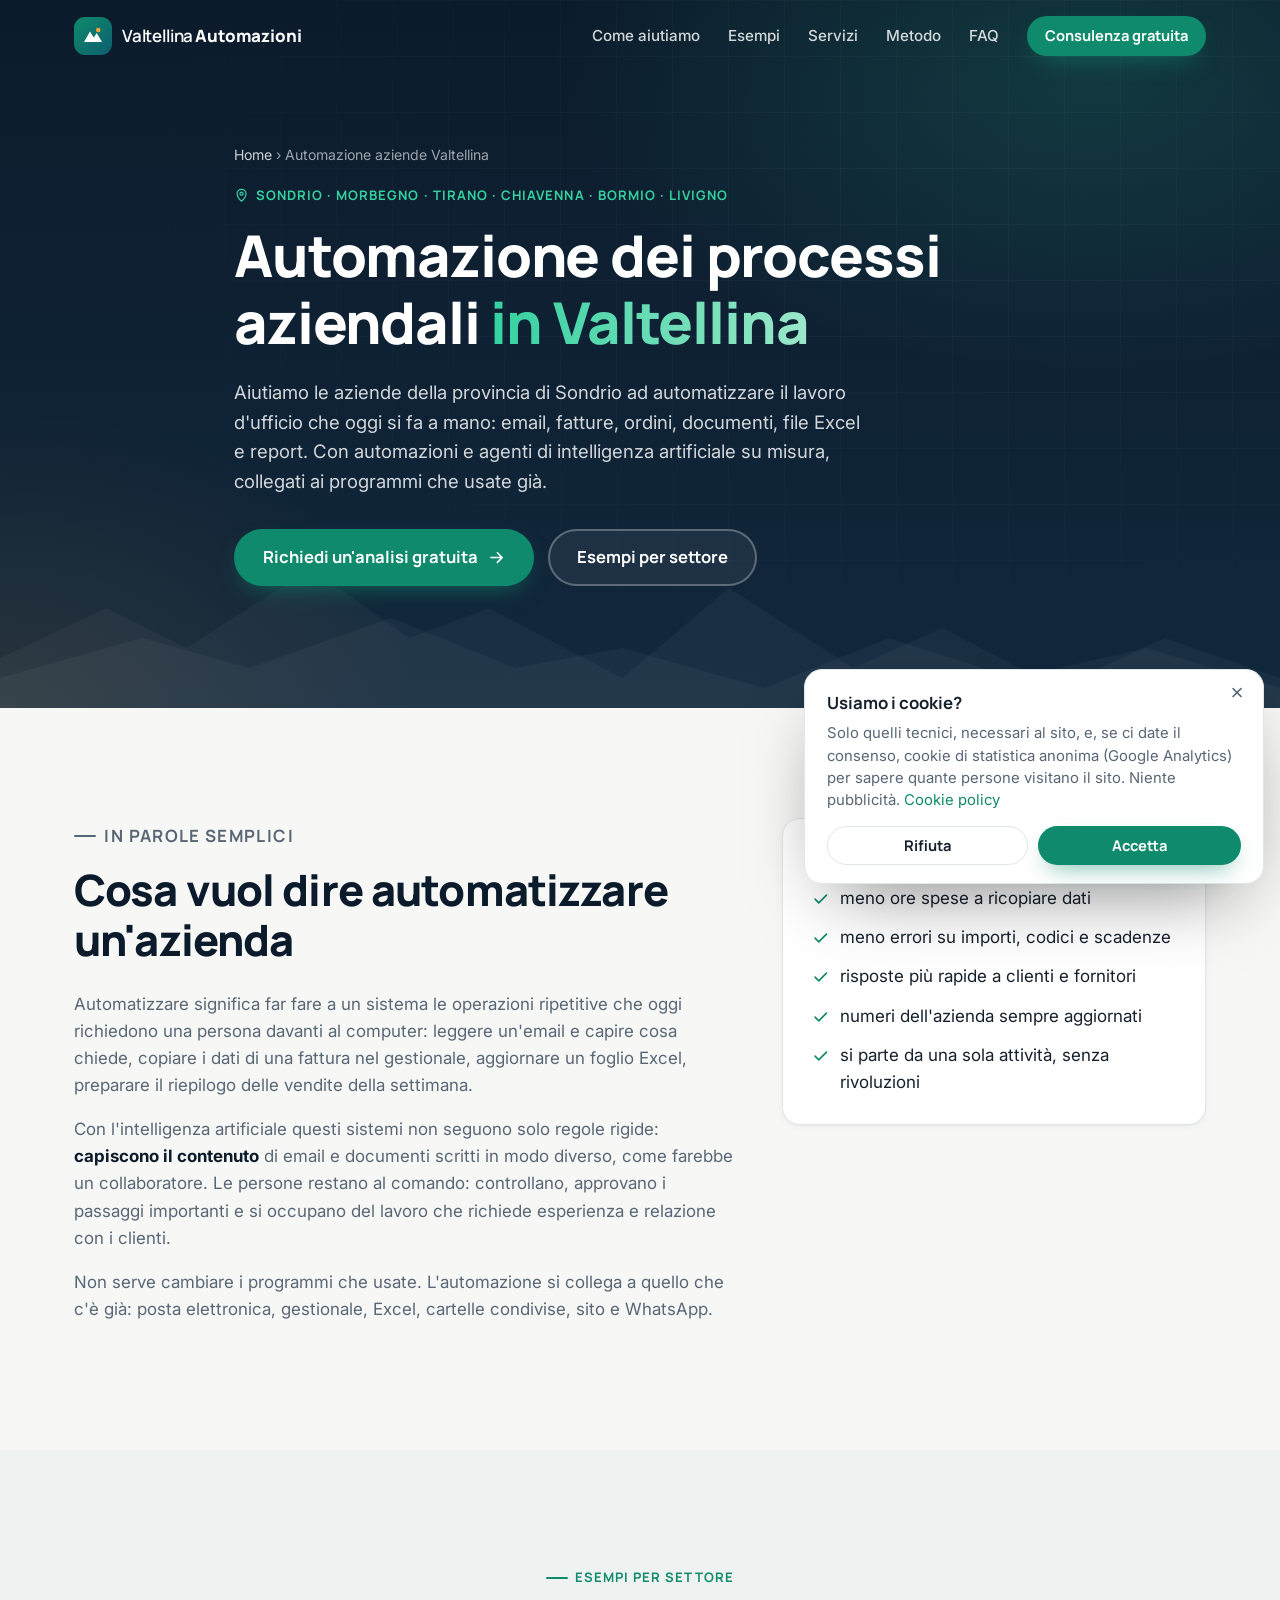
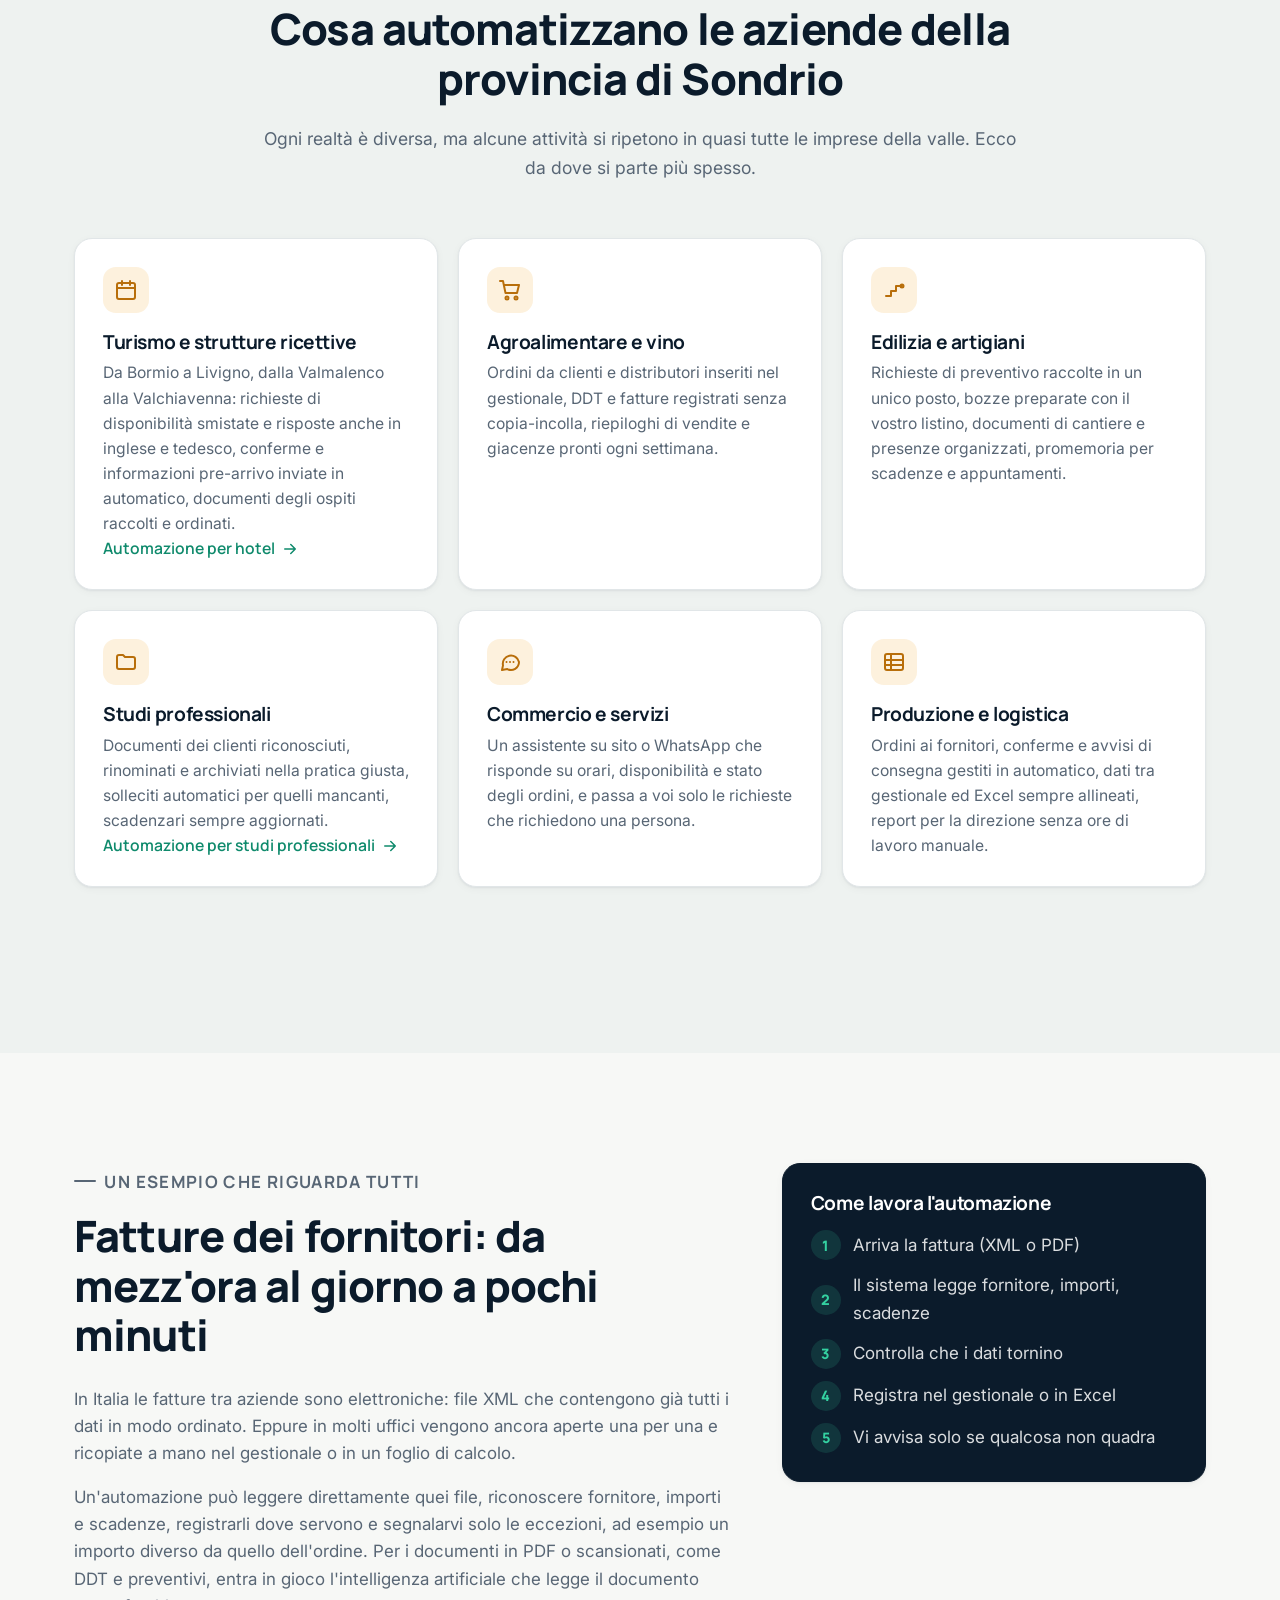
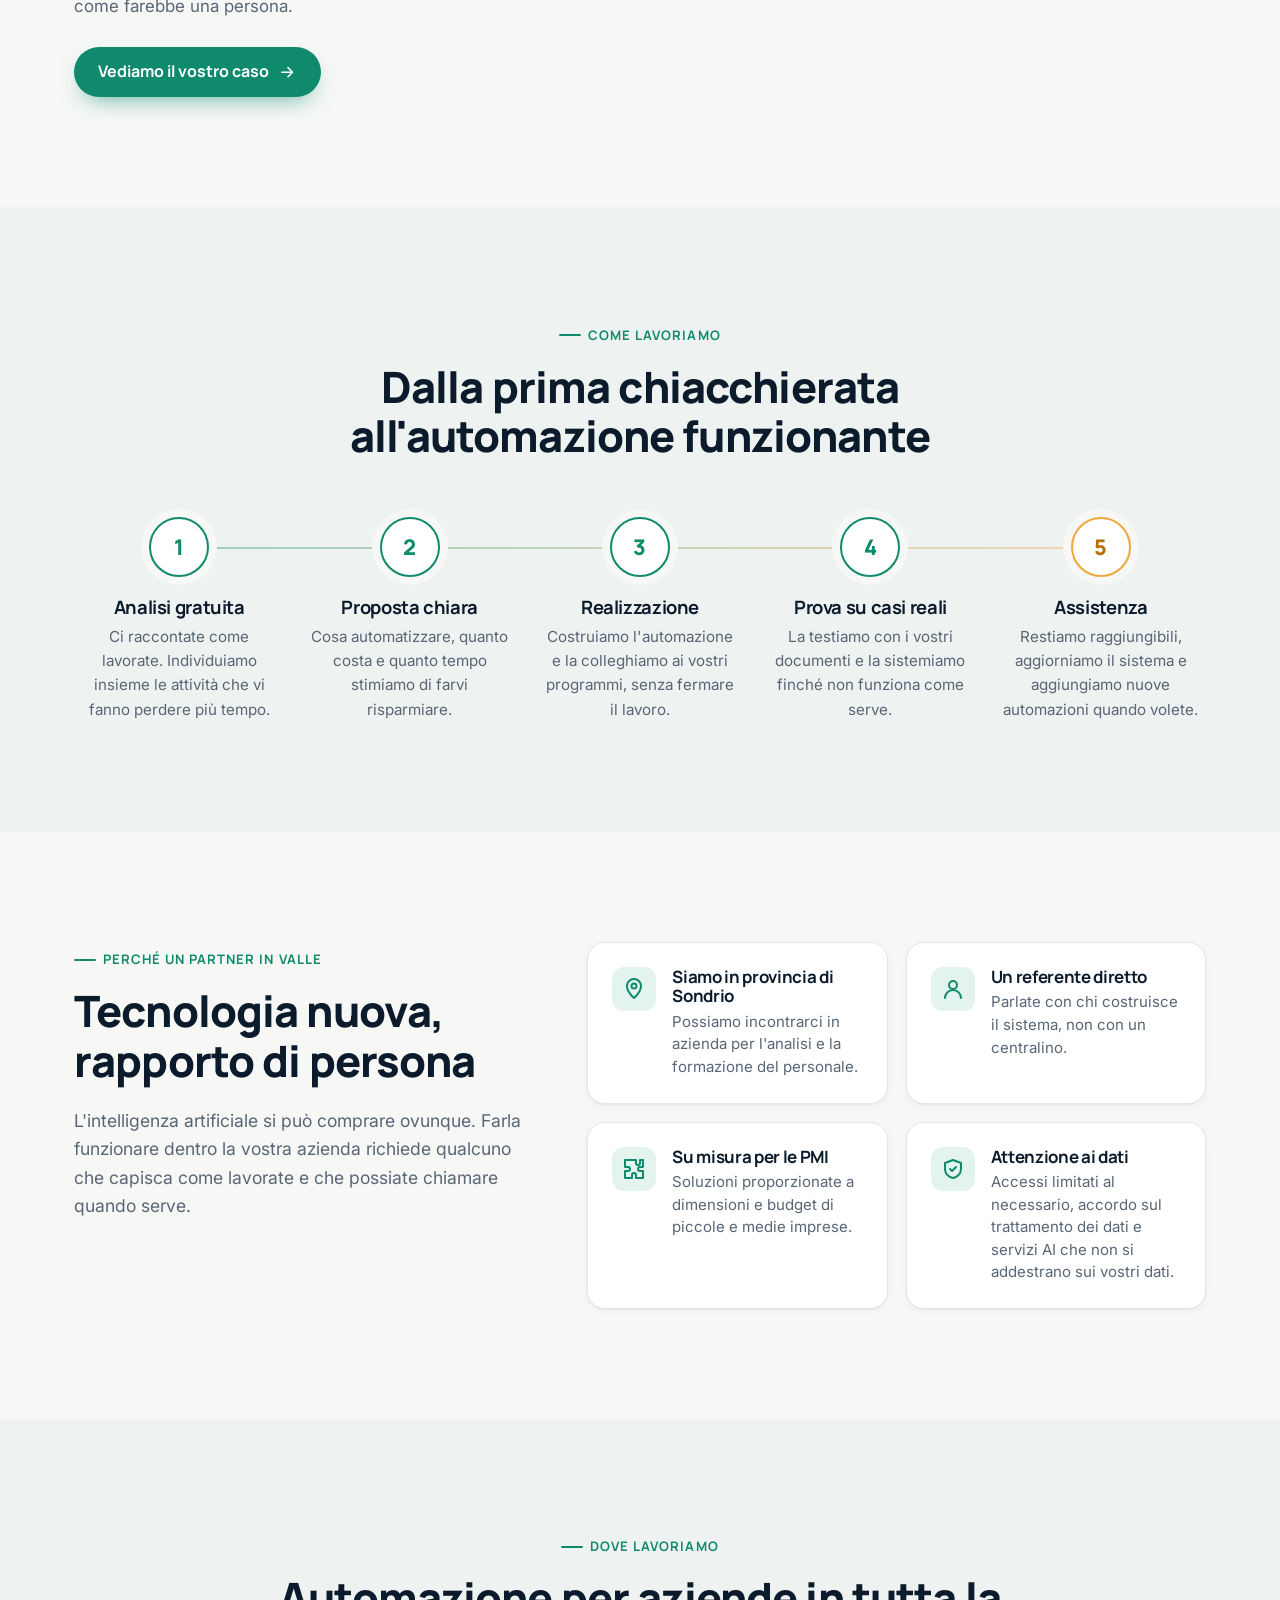
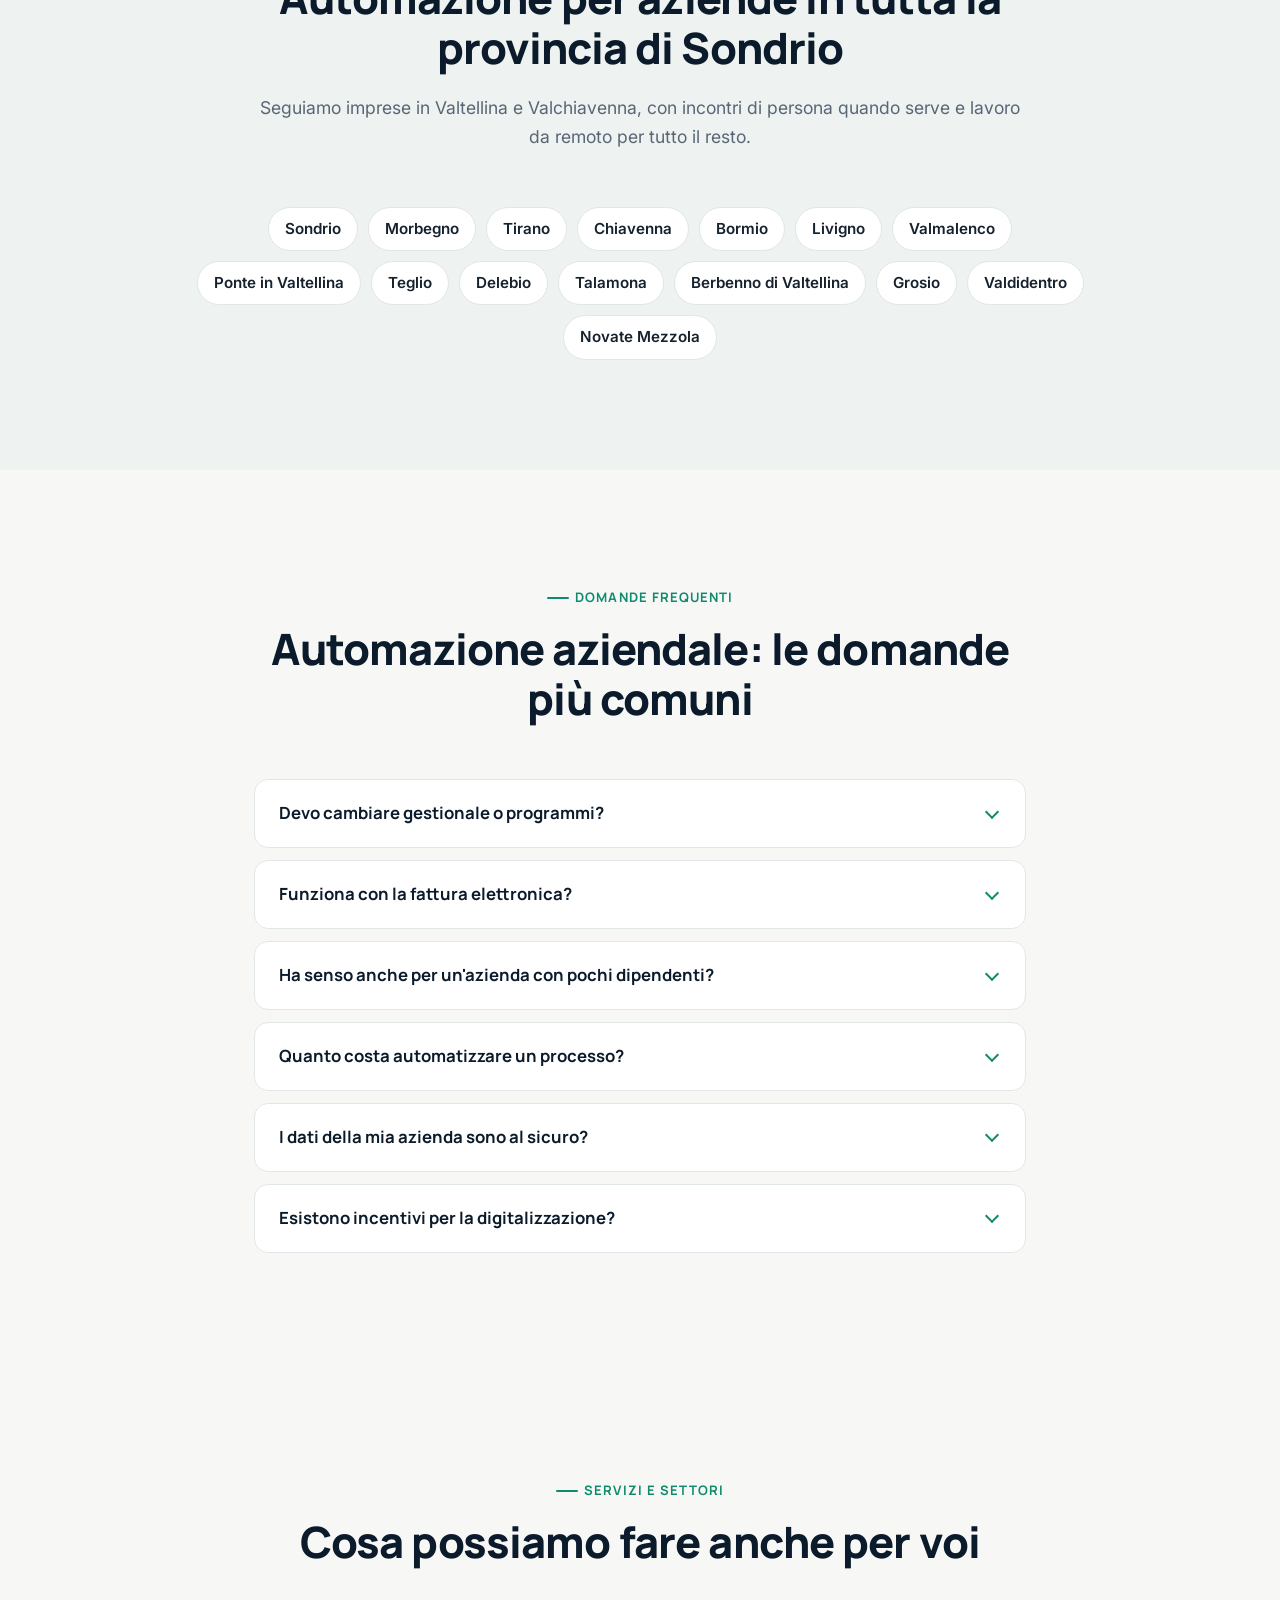
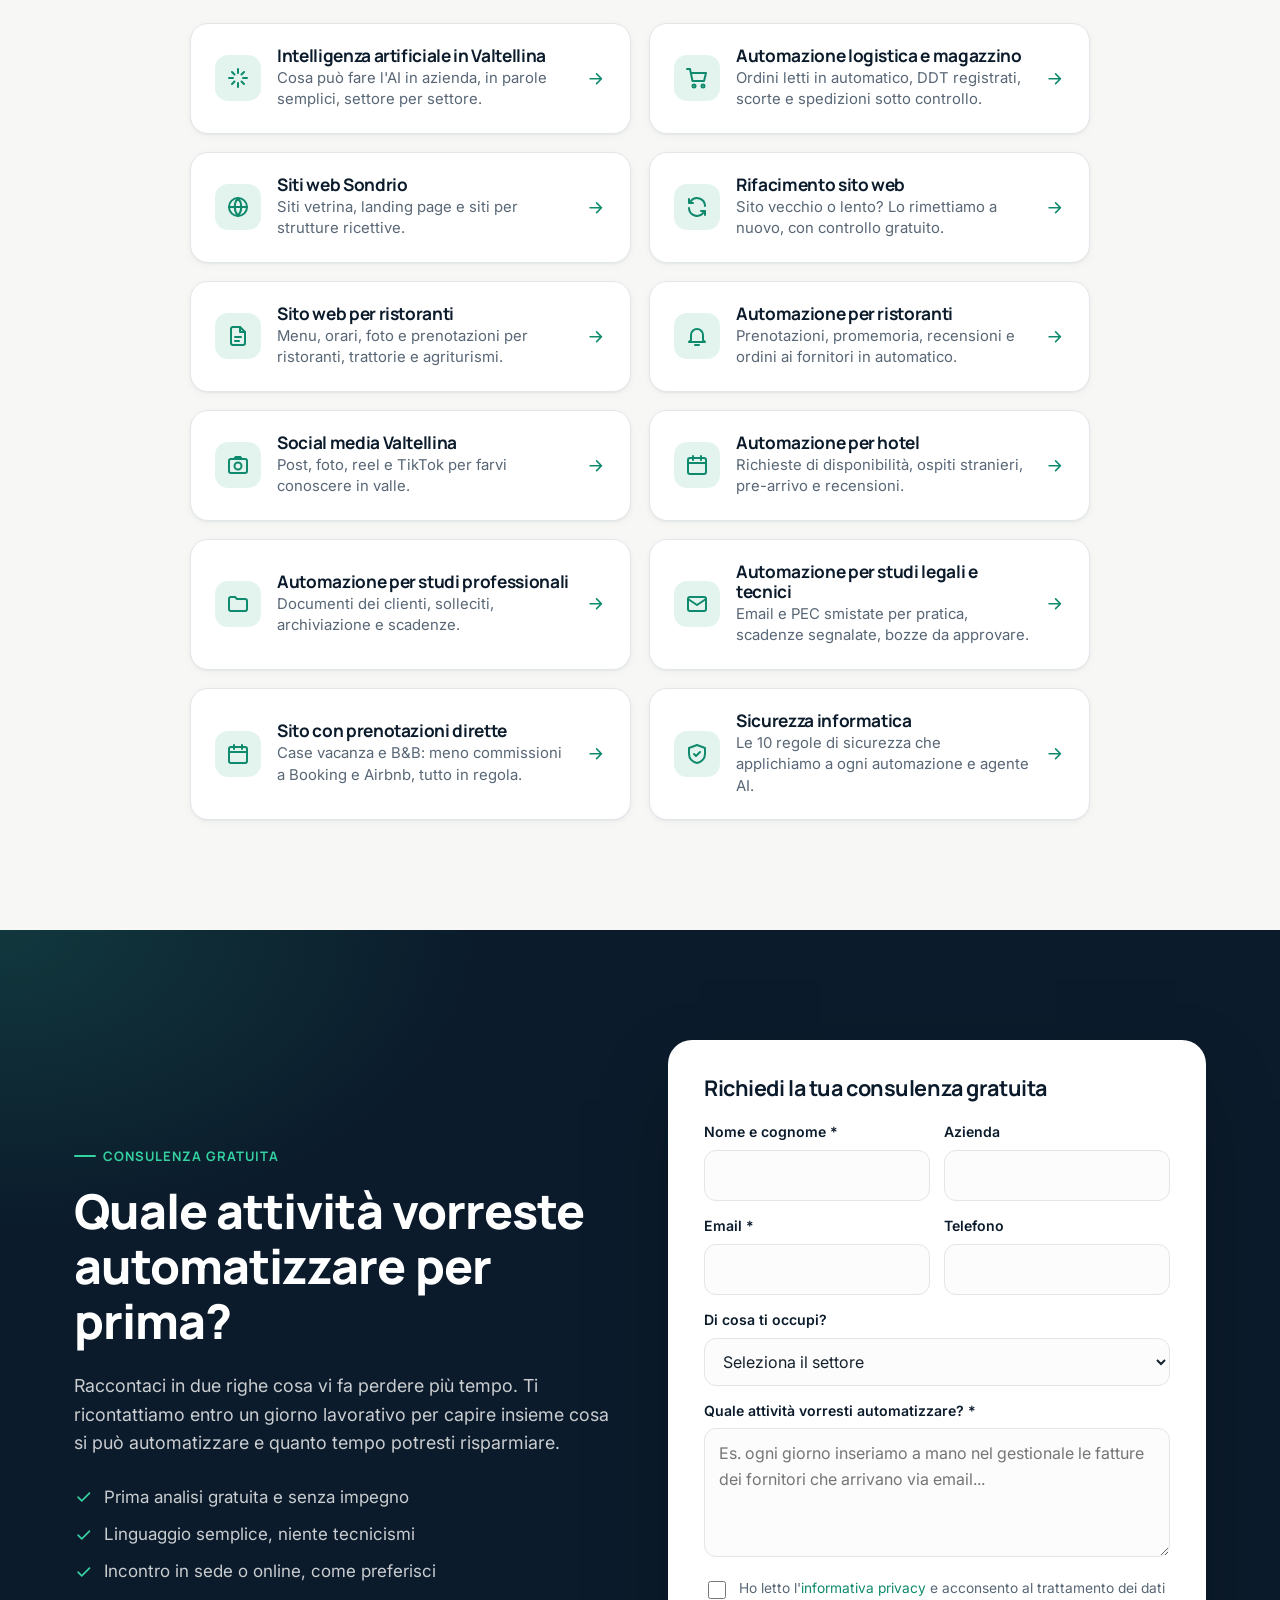
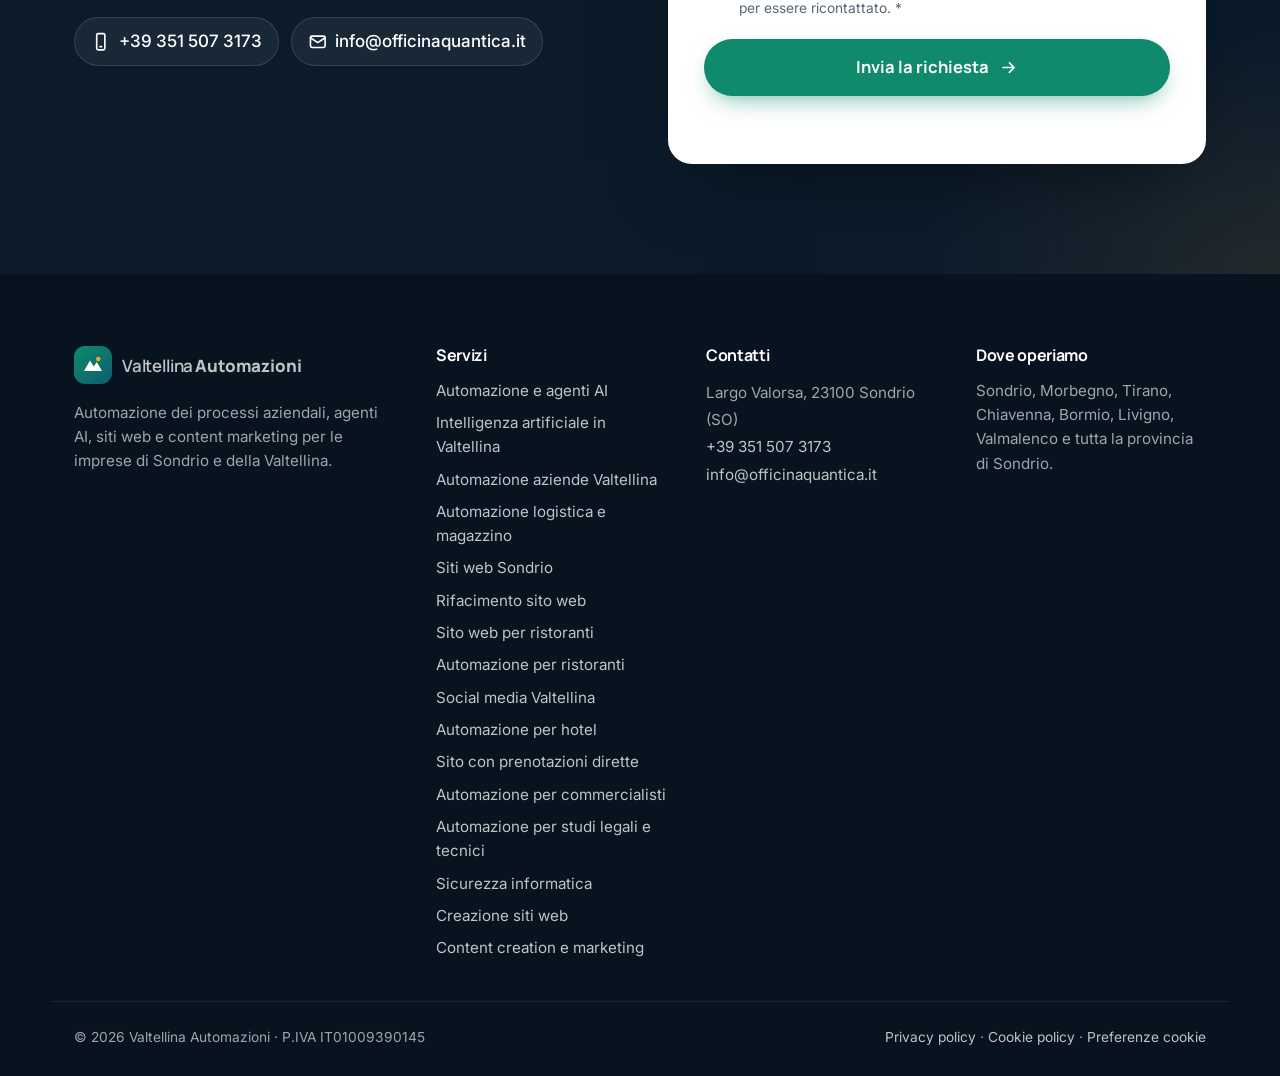
<file: automazione-aziende-valtellina/index.html>
<!DOCTYPE html>
<html lang="it">
<head>
  <meta charset="UTF-8">
  <meta name="viewport" content="width=device-width, initial-scale=1">
  <title>Automazione aziende Valtellina e Sondrio | Valtellina Automazioni</title>
  <meta name="description" content="Automazione dei processi aziendali per le imprese della Valtellina e della provincia di Sondrio: email, fatture, ordini, documenti ed Excel gestiti con automazioni e agenti AI su misura. Analisi gratuita.">
  <link rel="canonical" href="https://www.officinaquantica.it/automazione-aziende-valtellina/">
  <meta name="robots" content="index, follow">
  <meta name="geo.region" content="IT-SO">
  <meta name="geo.placename" content="Sondrio">
  <meta name="theme-color" content="#0B1B2B">
  <meta property="og:type" content="website">
  <meta property="og:locale" content="it_IT">
  <meta property="og:site_name" content="Valtellina Automazioni">
  <meta property="og:title" content="Automazione dei processi aziendali in Valtellina">
  <meta property="og:description" content="Automazioni e agenti AI su misura per le aziende della provincia di Sondrio. Meno lavoro manuale, meno errori, più tempo.">
  <meta property="og:url" content="https://www.officinaquantica.it/automazione-aziende-valtellina/">

  <meta property="og:image" content="https://www.officinaquantica.it/assets/og-image.jpg">
  <meta property="og:image:width" content="1200">
  <meta property="og:image:height" content="630">
  <meta property="og:image:alt" content="Valtellina Automazioni: automatizza il lavoro, fai crescere la tua azienda">
  <meta name="twitter:card" content="summary_large_image">
  <link rel="icon" href="/favicon.ico" sizes="48x48">
  <link rel="icon" href="/assets/favicon.svg" type="image/svg+xml">
  <link rel="icon" href="/favicon-96x96.png" type="image/png" sizes="96x96">
  <link rel="icon" href="/icon-192.png" type="image/png" sizes="192x192">
  <link rel="apple-touch-icon" href="/apple-touch-icon.png">
  <link rel="preconnect" href="https://fonts.googleapis.com">
  <link rel="preconnect" href="https://fonts.gstatic.com" crossorigin>
  <link href="https://fonts.googleapis.com/css2?family=Inter:wght@400;500;600&family=Manrope:wght@500;600;700;800&display=swap" rel="stylesheet">
  <link rel="stylesheet" href="/css/style.css">
  <script type="application/ld+json">
{
  "@context": "https://schema.org",
  "@type": "Service",
  "name": "Automazione dei processi aziendali in Valtellina",
  "serviceType": "Automazione processi aziendali e agenti AI",
  "url": "https://www.officinaquantica.it/automazione-aziende-valtellina/",
  "areaServed": [
    {
      "@type": "AdministrativeArea",
      "name": "Provincia di Sondrio"
    },
    {
      "@type": "Place",
      "name": "Valtellina"
    },
    {
      "@type": "Place",
      "name": "Valchiavenna"
    }
  ],
  "provider": {
    "@type": "ProfessionalService",
    "@id": "https://www.officinaquantica.it/#azienda",
    "name": "Valtellina Automazioni",
    "url": "https://www.officinaquantica.it/",
    "telephone": "+39 351 507 3173",
    "email": "info@officinaquantica.it"
  }
}
  </script>
  <script type="application/ld+json">
{
  "@context": "https://schema.org",
  "@type": "BreadcrumbList",
  "itemListElement": [
    {
      "@type": "ListItem",
      "position": 1,
      "name": "Home",
      "item": "https://www.officinaquantica.it/"
    },
    {
      "@type": "ListItem",
      "position": 2,
      "name": "Automazione aziende Valtellina",
      "item": "https://www.officinaquantica.it/automazione-aziende-valtellina/"
    }
  ]
}
  </script>
  <script type="application/ld+json">
{
  "@context": "https://schema.org",
  "@type": "FAQPage",
  "mainEntity": [
    {
      "@type": "Question",
      "name": "Devo cambiare gestionale o programmi?",
      "acceptedAnswer": {
        "@type": "Answer",
        "text": "No. Nella maggior parte dei casi l'automazione si collega ai programmi che usate già. Se un software non permette collegamenti diretti, si lavora con esportazioni, cartelle condivise o email."
      }
    },
    {
      "@type": "Question",
      "name": "Funziona con la fattura elettronica?",
      "acceptedAnswer": {
        "@type": "Answer",
        "text": "Sì. Le fatture elettroniche sono file XML con i dati già strutturati: leggerle in automatico è preciso ed economico. Per PDF e documenti scansionati si usa l'intelligenza artificiale."
      }
    },
    {
      "@type": "Question",
      "name": "Ha senso anche per un'azienda con pochi dipendenti?",
      "acceptedAnswer": {
        "@type": "Answer",
        "text": "Sì, spesso è proprio dove si nota di più: quando le stesse persone fanno sia il lavoro operativo sia quello d'ufficio, recuperare anche un'ora al giorno fa la differenza. Si può partire da una sola automazione."
      }
    },
    {
      "@type": "Question",
      "name": "Quanto costa automatizzare un processo?",
      "acceptedAnswer": {
        "@type": "Answer",
        "text": "Dipende dall'attività da automatizzare. Dopo l'analisi gratuita ricevete un preventivo chiaro, con una stima del tempo risparmiato, così potete valutare se conviene prima di iniziare."
      }
    },
    {
      "@type": "Question",
      "name": "I dati della mia azienda sono al sicuro?",
      "acceptedAnswer": {
        "@type": "Answer",
        "text": "Lavoriamo nel rispetto del GDPR, diamo accesso solo ai dati necessari e firmiamo un accordo sul trattamento. Le operazioni delicate possono sempre richiedere la vostra approvazione."
      }
    },
    {
      "@type": "Question",
      "name": "Esistono incentivi per la digitalizzazione?",
      "acceptedAnswer": {
        "@type": "Answer",
        "text": "Periodicamente Regione Lombardia, Camere di Commercio e Ministero aprono bandi per la digitalizzazione delle PMI. Se ce n'è uno adatto alla vostra azienda ve lo segnaliamo, verificando sempre requisiti e scadenze sul bando ufficiale."
      }
    }
  ]
}
  </script>
</head>
<body>

  <!-- Icone SVG riutilizzabili -->
  <svg width="0" height="0" style="position:absolute" aria-hidden="true">
    <defs>
      <symbol id="i-mail" viewBox="0 0 24 24"><rect x="3" y="5" width="18" height="14" rx="2"/><path d="m3 7 9 6 9-6"/></symbol>
      <symbol id="i-file" viewBox="0 0 24 24"><path d="M14 3H7a2 2 0 0 0-2 2v14a2 2 0 0 0 2 2h10a2 2 0 0 0 2-2V8z"/><path d="M14 3v5h5M9 13h6M9 17h4"/></symbol>
      <symbol id="i-sheet" viewBox="0 0 24 24"><rect x="3" y="4" width="18" height="16" rx="2"/><path d="M3 10h18M3 15h18M9 4v16"/></symbol>
      <symbol id="i-chart" viewBox="0 0 24 24"><path d="M4 20V10M10 20V4M16 20v-7M22 20H2"/></symbol>
      <symbol id="i-cart" viewBox="0 0 24 24"><circle cx="9" cy="20" r="1.5"/><circle cx="18" cy="20" r="1.5"/><path d="M2 3h3l2.5 12h11.5l2-8H6.2"/></symbol>
      <symbol id="i-link" viewBox="0 0 24 24"><path d="M10 14a5 5 0 0 0 7 0l3-3a5 5 0 0 0-7-7l-1 1"/><path d="M14 10a5 5 0 0 0-7 0l-3 3a5 5 0 0 0 7 7l1-1"/></symbol>
      <symbol id="i-chat" viewBox="0 0 24 24"><path d="M21 12a8 8 0 0 1-11.6 7.1L4 20l1-4.6A8 8 0 1 1 21 12z"/><path d="M8.5 12h.01M12 12h.01M15.5 12h.01"/></symbol>
      <symbol id="i-clock" viewBox="0 0 24 24"><circle cx="12" cy="12" r="9"/><path d="M12 7v5l3 2"/></symbol>
      <symbol id="i-spark" viewBox="0 0 24 24"><path d="M12 3v4M12 17v4M3 12h4M17 12h4M6 6l2.5 2.5M15.5 15.5 18 18M6 18l2.5-2.5M15.5 8.5 18 6"/></symbol>
      <symbol id="i-brain" viewBox="0 0 24 24"><rect x="4" y="7" width="16" height="12" rx="3"/><path d="M12 7V3M9 3h6"/><circle cx="9" cy="13" r="1.2"/><circle cx="15" cy="13" r="1.2"/><path d="M2 12v3M22 12v3"/></symbol>
      <symbol id="i-check" viewBox="0 0 24 24"><path d="m5 12.5 4.5 4.5L19 7.5"/></symbol>
      <symbol id="i-arrow" viewBox="0 0 24 24"><path d="M5 12h14M13 6l6 6-6 6"/></symbol>
      <symbol id="i-globe" viewBox="0 0 24 24"><circle cx="12" cy="12" r="9"/><path d="M3 12h18M12 3a14 14 0 0 1 0 18M12 3a14 14 0 0 0 0 18"/></symbol>
      <symbol id="i-camera" viewBox="0 0 24 24"><rect x="3" y="6" width="18" height="14" rx="2"/><circle cx="12" cy="13" r="3.5"/><path d="M8 6l1.5-2h5L16 6"/></symbol>
      <symbol id="i-search" viewBox="0 0 24 24"><circle cx="11" cy="11" r="7"/><path d="m20 20-3.5-3.5"/></symbol>
      <symbol id="i-user" viewBox="0 0 24 24"><circle cx="12" cy="8" r="4"/><path d="M4 21a8 8 0 0 1 16 0"/></symbol>
      <symbol id="i-pin" viewBox="0 0 24 24"><path d="M12 21s-7-6.2-7-12a7 7 0 0 1 14 0c0 5.8-7 12-7 12z"/><circle cx="12" cy="9" r="2.5"/></symbol>
      <symbol id="i-puzzle" viewBox="0 0 24 24"><path d="M10 3h4v3a2 2 0 1 0 4 0V3h3v7h-3a2 2 0 1 0 0 4h3v7h-7v-3a2 2 0 1 0-4 0v3H3v-7h3a2 2 0 1 0 0-4H3V3h7z"/></symbol>
      <symbol id="i-step" viewBox="0 0 24 24"><path d="M4 18h5v-5h5V8h6"/><circle cx="20" cy="8" r="1.5"/></symbol>
      <symbol id="i-shield" viewBox="0 0 24 24"><path d="M12 3 4 6v6c0 4.5 3.4 8.3 8 9 4.6-.7 8-4.5 8-9V6z"/><path d="m9 12 2 2 4-4"/></symbol>
      <symbol id="i-phone" viewBox="0 0 24 24"><rect x="7" y="2" width="10" height="20" rx="2"/><path d="M11 18h2"/></symbol>
      <symbol id="i-calendar" viewBox="0 0 24 24"><rect x="3" y="5" width="18" height="16" rx="2"/><path d="M3 10h18M8 3v4M16 3v4"/></symbol>
      <symbol id="i-folder" viewBox="0 0 24 24"><path d="M3 7a2 2 0 0 1 2-2h4l2 2h8a2 2 0 0 1 2 2v8a2 2 0 0 1-2 2H5a2 2 0 0 1-2-2z"/></symbol>
      <symbol id="i-bell" viewBox="0 0 24 24"><path d="M6 16V11a6 6 0 0 1 12 0v5l2 2H4z"/><path d="M10 21h4"/></symbol>
      <symbol id="i-refresh" viewBox="0 0 24 24"><path d="M20 11a8 8 0 0 0-14.5-4.5L4 8M4 4v4h4M4 13a8 8 0 0 0 14.5 4.5L20 16M20 20v-4h-4"/></symbol>
      <symbol id="i-lock" viewBox="0 0 24 24"><rect x="5" y="11" width="14" height="10" rx="2"/><path d="M8 11V7a4 4 0 0 1 8 0v4"/><path d="M12 15v2"/></symbol>
      <symbol id="i-key" viewBox="0 0 24 24"><circle cx="8" cy="15" r="4"/><path d="m11 12 9-9M17 6l3 3M15 8l2 2"/></symbol>
    </defs>
  </svg>

  <a class="skip-link" href="#contenuto">Vai al contenuto</a>

  <!-- ===== HEADER ===== -->
  <header class="header" id="top">
    <div class="container header__inner">
      <a href="/" class="logo" aria-label="Valtellina Automazioni - torna all'inizio">
        <span class="logo__mark" aria-hidden="true">
          <svg viewBox="0 0 32 32"><path d="M4 24 12 10l5 8 4-6 7 12z" fill="currentColor"/><circle cx="23" cy="8" r="3" fill="var(--warm)"/></svg>
        </span>
        <span class="logo__text">Valtellina<strong>Automazioni</strong></span>
      </a>

      <nav class="nav" id="nav" aria-label="Navigazione principale">
        <a href="/#soluzione">Come aiutiamo</a>
        <a href="/#esempi">Esempi</a>
        <a href="/#servizi">Servizi</a>
        <a href="/#metodo">Metodo</a>
        <a href="#faq">FAQ</a>
        <a href="#contatti" class="btn btn--primary btn--sm nav__cta">Consulenza gratuita</a>
      </nav>

      <button class="nav-toggle" aria-label="Apri il menu" aria-expanded="false" aria-controls="nav">
        <span></span><span></span><span></span>
      </button>
    </div>
  </header>

  <main id="contenuto">
    <!-- HERO PAGINA -->
    <section class="hero hero--page">
      <div class="hero__bg" aria-hidden="true"></div>
      <div class="container hero__grid">
        <div class="hero__copy">
          <nav class="crumbs" aria-label="Percorso"><a href="/">Home</a> <span aria-hidden="true">›</span> <span>Automazione aziende Valtellina</span></nav>
          <p class="eyebrow eyebrow--light"><svg class="ic"><use href="#i-pin"/></svg> Sondrio · Morbegno · Tirano · Chiavenna · Bormio · Livigno</p>
          <h1>Automazione dei processi aziendali <span class="hl">in Valtellina</span></h1>
          <p class="hero__lead">Aiutiamo le aziende della provincia di Sondrio ad automatizzare il lavoro d'ufficio che oggi si fa a mano: email, fatture, ordini, documenti, file Excel e report. Con automazioni e agenti di intelligenza artificiale su misura, collegati ai programmi che usate già.</p>
          <div class="hero__ctas">
            <a href="#contatti" class="btn btn--primary btn--lg">Richiedi un'analisi gratuita <svg class="ic"><use href="#i-arrow"/></svg></a>
            <a href="#settori" class="btn btn--ghost btn--lg">Esempi per settore</a>
          </div>
        </div>
      </div>
    </section>

    <!-- COSA SIGNIFICA -->
    <section class="section">
      <div class="container prose-grid">
        <div class="prose reveal">
          <p class="eyebrow">In parole semplici</p>
          <h2>Cosa vuol dire automatizzare un'azienda</h2>
          <p>Automatizzare significa far fare a un sistema le operazioni ripetitive che oggi richiedono una persona davanti al computer: leggere un'email e capire cosa chiede, copiare i dati di una fattura nel gestionale, aggiornare un foglio Excel, preparare il riepilogo delle vendite della settimana.</p>
          <p>Con l'intelligenza artificiale questi sistemi non seguono solo regole rigide: <strong>capiscono il contenuto</strong> di email e documenti scritti in modo diverso, come farebbe un collaboratore. Le persone restano al comando: controllano, approvano i passaggi importanti e si occupano del lavoro che richiede esperienza e relazione con i clienti.</p>
          <p>Non serve cambiare i programmi che usate. L'automazione si collega a quello che c'è già: posta elettronica, gestionale, Excel, cartelle condivise, sito e WhatsApp.</p>
        </div>
        <aside class="note-card reveal">
          <h3>Per una PMI valtellinese, in concreto</h3>
          <ul>
            <li><svg class="ic"><use href="#i-check"/></svg> meno ore spese a ricopiare dati</li>
            <li><svg class="ic"><use href="#i-check"/></svg> meno errori su importi, codici e scadenze</li>
            <li><svg class="ic"><use href="#i-check"/></svg> risposte più rapide a clienti e fornitori</li>
            <li><svg class="ic"><use href="#i-check"/></svg> numeri dell'azienda sempre aggiornati</li>
            <li><svg class="ic"><use href="#i-check"/></svg> si parte da una sola attività, senza rivoluzioni</li>
          </ul>
        </aside>
      </div>
    </section>

    <!-- SETTORI -->
    <section class="section section--tint" id="settori">
      <div class="container">
        <div class="section__head reveal">
          <p class="eyebrow">Esempi per settore</p>
          <h2>Cosa automatizzano le aziende della provincia di Sondrio</h2>
          <p class="section__lead">Ogni realtà è diversa, ma alcune attività si ripetono in quasi tutte le imprese della valle. Ecco da dove si parte più spesso.</p>
        </div>
        <div class="pain-grid">
          <article class="pain reveal">
            <svg class="pain__ic"><use href="#i-calendar"/></svg>
            <h3>Turismo e strutture ricettive</h3>
            <p>Da Bormio a Livigno, dalla Valmalenco alla Valchiavenna: richieste di disponibilità smistate e risposte anche in inglese e tedesco, conferme e informazioni pre-arrivo inviate in automatico, documenti degli ospiti raccolti e ordinati.</p>
            <p><a href="/automazione-hotel-valtellina/" class="link-arrow">Automazione per hotel <svg class="ic"><use href="#i-arrow"/></svg></a></p>
          </article>
          <article class="pain reveal">
            <svg class="pain__ic"><use href="#i-cart"/></svg>
            <h3>Agroalimentare e vino</h3>
            <p>Ordini da clienti e distributori inseriti nel gestionale, DDT e fatture registrati senza copia-incolla, riepiloghi di vendite e giacenze pronti ogni settimana.</p>
          </article>
          <article class="pain reveal">
            <svg class="pain__ic"><use href="#i-step"/></svg>
            <h3>Edilizia e artigiani</h3>
            <p>Richieste di preventivo raccolte in un unico posto, bozze preparate con il vostro listino, documenti di cantiere e presenze organizzati, promemoria per scadenze e appuntamenti.</p>
          </article>
          <article class="pain reveal">
            <svg class="pain__ic"><use href="#i-folder"/></svg>
            <h3>Studi professionali</h3>
            <p>Documenti dei clienti riconosciuti, rinominati e archiviati nella pratica giusta, solleciti automatici per quelli mancanti, scadenzari sempre aggiornati.</p>
            <p><a href="/automazione-commercialisti-sondrio/" class="link-arrow">Automazione per studi professionali <svg class="ic"><use href="#i-arrow"/></svg></a></p>
          </article>
          <article class="pain reveal">
            <svg class="pain__ic"><use href="#i-chat"/></svg>
            <h3>Commercio e servizi</h3>
            <p>Un assistente su sito o WhatsApp che risponde su orari, disponibilità e stato degli ordini, e passa a voi solo le richieste che richiedono una persona.</p>
          </article>
          <article class="pain reveal">
            <svg class="pain__ic"><use href="#i-sheet"/></svg>
            <h3>Produzione e logistica</h3>
            <p>Ordini ai fornitori, conferme e avvisi di consegna gestiti in automatico, dati tra gestionale ed Excel sempre allineati, report per la direzione senza ore di lavoro manuale.</p>
          </article>
        </div>
      </div>
    </section>

    <!-- FATTURA ELETTRONICA -->
    <section class="section">
      <div class="container prose-grid">
        <div class="prose reveal">
          <p class="eyebrow">Un esempio che riguarda tutti</p>
          <h2>Fatture dei fornitori: da mezz'ora al giorno a pochi minuti</h2>
          <p>In Italia le fatture tra aziende sono elettroniche: file XML che contengono già tutti i dati in modo ordinato. Eppure in molti uffici vengono ancora aperte una per una e ricopiate a mano nel gestionale o in un foglio di calcolo.</p>
          <p>Un'automazione può leggere direttamente quei file, riconoscere fornitore, importi e scadenze, registrarli dove servono e segnalarvi solo le eccezioni, ad esempio un importo diverso da quello dell'ordine. Per i documenti in PDF o scansionati, come DDT e preventivi, entra in gioco l'intelligenza artificiale che legge il documento come farebbe una persona.</p>
          <a href="#contatti" class="btn btn--primary">Vediamo il vostro caso <svg class="ic"><use href="#i-arrow"/></svg></a>
        </div>
        <aside class="note-card note-card--dark reveal">
          <h3>Come lavora l'automazione</h3>
          <ol class="mini-flow">
            <li><span>1</span> Arriva la fattura (XML o PDF)</li>
            <li><span>2</span> Il sistema legge fornitore, importi, scadenze</li>
            <li><span>3</span> Controlla che i dati tornino</li>
            <li><span>4</span> Registra nel gestionale o in Excel</li>
            <li><span>5</span> Vi avvisa solo se qualcosa non quadra</li>
          </ol>
        </aside>
      </div>
    </section>

    <!-- METODO -->
    <section class="section section--tint">
      <div class="container">
        <div class="section__head reveal">
          <p class="eyebrow">Come lavoriamo</p>
          <h2>Dalla prima chiacchierata all'automazione funzionante</h2>
        </div>
        <ol class="steps">
          <li class="step reveal"><span class="step__num">1</span><h3>Analisi gratuita</h3><p>Ci raccontate come lavorate. Individuiamo insieme le attività che vi fanno perdere più tempo.</p></li>
          <li class="step reveal"><span class="step__num">2</span><h3>Proposta chiara</h3><p>Cosa automatizzare, quanto costa e quanto tempo stimiamo di farvi risparmiare.</p></li>
          <li class="step reveal"><span class="step__num">3</span><h3>Realizzazione</h3><p>Costruiamo l'automazione e la colleghiamo ai vostri programmi, senza fermare il lavoro.</p></li>
          <li class="step reveal"><span class="step__num">4</span><h3>Prova su casi reali</h3><p>La testiamo con i vostri documenti e la sistemiamo finché non funziona come serve.</p></li>
          <li class="step reveal"><span class="step__num">5</span><h3>Assistenza</h3><p>Restiamo raggiungibili, aggiorniamo il sistema e aggiungiamo nuove automazioni quando volete.</p></li>
        </ol>
      </div>
    </section>

    <!-- PERCHÉ LOCALE -->
    <section class="section">
      <div class="container why">
        <div class="why__intro reveal">
          <p class="eyebrow">Perché un partner in valle</p>
          <h2>Tecnologia nuova, rapporto di persona</h2>
          <p class="section__lead">L'intelligenza artificiale si può comprare ovunque. Farla funzionare dentro la vostra azienda richiede qualcuno che capisca come lavorate e che possiate chiamare quando serve.</p>
        </div>
        <ul class="why__grid">
          <li class="why__item reveal"><svg class="ic"><use href="#i-pin"/></svg><div><h3>Siamo in provincia di Sondrio</h3><p>Possiamo incontrarci in azienda per l'analisi e la formazione del personale.</p></div></li>
          <li class="why__item reveal"><svg class="ic"><use href="#i-user"/></svg><div><h3>Un referente diretto</h3><p>Parlate con chi costruisce il sistema, non con un centralino.</p></div></li>
          <li class="why__item reveal"><svg class="ic"><use href="#i-puzzle"/></svg><div><h3>Su misura per le PMI</h3><p>Soluzioni proporzionate a dimensioni e budget di piccole e medie imprese.</p></div></li>
          <li class="why__item reveal"><svg class="ic"><use href="#i-shield"/></svg><div><h3>Attenzione ai dati</h3><p>Accessi limitati al necessario, accordo sul trattamento dei dati e servizi AI che non si addestrano sui vostri dati.</p></div></li>
        </ul>
      </div>
    </section>

    <!-- ZONE -->
    <section class="section section--tint">
      <div class="container">
        <div class="section__head reveal">
          <p class="eyebrow">Dove lavoriamo</p>
          <h2>Automazione per aziende in tutta la provincia di Sondrio</h2>
          <p class="section__lead">Seguiamo imprese in Valtellina e Valchiavenna, con incontri di persona quando serve e lavoro da remoto per tutto il resto.</p>
        </div>
        <ul class="zones reveal">
          <li>Sondrio</li><li>Morbegno</li><li>Tirano</li><li>Chiavenna</li><li>Bormio</li><li>Livigno</li><li>Valmalenco</li><li>Ponte in Valtellina</li><li>Teglio</li><li>Delebio</li><li>Talamona</li><li>Berbenno di Valtellina</li><li>Grosio</li><li>Valdidentro</li><li>Novate Mezzola</li>
        </ul>
      </div>
    </section>

    <!-- FAQ -->
    <section class="section" id="faq">
      <div class="container container--narrow">
        <div class="section__head reveal">
          <p class="eyebrow">Domande frequenti</p>
          <h2>Automazione aziendale: le domande più comuni</h2>
        </div>
        <div class="faq reveal">
          <details><summary>Devo cambiare gestionale o programmi?</summary><p>No. Nella maggior parte dei casi l'automazione si collega ai programmi che usate già. Se un software non permette collegamenti diretti, si lavora con esportazioni, cartelle condivise o email.</p></details>
          <details><summary>Funziona con la fattura elettronica?</summary><p>Sì. Le fatture elettroniche sono file XML con i dati già strutturati: leggerle in automatico è preciso ed economico. Per PDF e documenti scansionati si usa l'intelligenza artificiale.</p></details>
          <details><summary>Ha senso anche per un'azienda con pochi dipendenti?</summary><p>Sì, spesso è proprio dove si nota di più: quando le stesse persone fanno sia il lavoro operativo sia quello d'ufficio, recuperare anche un'ora al giorno fa la differenza. Si può partire da una sola automazione.</p></details>
          <details><summary>Quanto costa automatizzare un processo?</summary><p>Dipende dall'attività da automatizzare. Dopo l'analisi gratuita ricevete un preventivo chiaro, con una stima del tempo risparmiato, così potete valutare se conviene prima di iniziare.</p></details>
          <details><summary>I dati della mia azienda sono al sicuro?</summary><p>Lavoriamo nel rispetto del GDPR, diamo accesso solo ai dati necessari e firmiamo un accordo sul trattamento. Le operazioni delicate possono sempre richiedere la vostra approvazione.</p></details>
          <details><summary>Esistono incentivi per la digitalizzazione?</summary><p>Periodicamente Regione Lombardia, Camere di Commercio e Ministero aprono bandi per la digitalizzazione delle PMI. Se ce n'è uno adatto alla vostra azienda ve lo segnaliamo, verificando sempre requisiti e scadenze sul bando ufficiale.</p></details>
        </div>
      </div>
    </section>

    <!-- ALTRI SERVIZI -->
    <section class="section section--related">
      <div class="container">
        <div class="section__head reveal"><p class="eyebrow">Servizi e settori</p><h2>Cosa possiamo fare anche per voi</h2></div>
        <div class="related">
          <a class="related__item reveal" href="/intelligenza-artificiale-valtellina/"><svg class="ic"><use href="#i-spark"/></svg><div><h3>Intelligenza artificiale in Valtellina</h3><p>Cosa può fare l'AI in azienda, in parole semplici, settore per settore.</p></div><svg class="ic related__go"><use href="#i-arrow"/></svg></a>
          <a class="related__item reveal" href="/automazione-logistica-magazzino-sondrio/"><svg class="ic"><use href="#i-cart"/></svg><div><h3>Automazione logistica e magazzino</h3><p>Ordini letti in automatico, DDT registrati, scorte e spedizioni sotto controllo.</p></div><svg class="ic related__go"><use href="#i-arrow"/></svg></a>
          <a class="related__item reveal" href="/siti-web-sondrio/"><svg class="ic"><use href="#i-globe"/></svg><div><h3>Siti web Sondrio</h3><p>Siti vetrina, landing page e siti per strutture ricettive.</p></div><svg class="ic related__go"><use href="#i-arrow"/></svg></a>
          <a class="related__item reveal" href="/rifacimento-sito-web-sondrio/"><svg class="ic"><use href="#i-refresh"/></svg><div><h3>Rifacimento sito web</h3><p>Sito vecchio o lento? Lo rimettiamo a nuovo, con controllo gratuito.</p></div><svg class="ic related__go"><use href="#i-arrow"/></svg></a>
          <a class="related__item reveal" href="/sito-web-ristoranti-valtellina/"><svg class="ic"><use href="#i-file"/></svg><div><h3>Sito web per ristoranti</h3><p>Menu, orari, foto e prenotazioni per ristoranti, trattorie e agriturismi.</p></div><svg class="ic related__go"><use href="#i-arrow"/></svg></a>
          <a class="related__item reveal" href="/automazione-ristoranti-valtellina/"><svg class="ic"><use href="#i-bell"/></svg><div><h3>Automazione per ristoranti</h3><p>Prenotazioni, promemoria, recensioni e ordini ai fornitori in automatico.</p></div><svg class="ic related__go"><use href="#i-arrow"/></svg></a>
          <a class="related__item reveal" href="/social-media-valtellina/"><svg class="ic"><use href="#i-camera"/></svg><div><h3>Social media Valtellina</h3><p>Post, foto, reel e TikTok per farvi conoscere in valle.</p></div><svg class="ic related__go"><use href="#i-arrow"/></svg></a>
          <a class="related__item reveal" href="/automazione-hotel-valtellina/"><svg class="ic"><use href="#i-calendar"/></svg><div><h3>Automazione per hotel</h3><p>Richieste di disponibilità, ospiti stranieri, pre-arrivo e recensioni.</p></div><svg class="ic related__go"><use href="#i-arrow"/></svg></a>
          <a class="related__item reveal" href="/automazione-commercialisti-sondrio/"><svg class="ic"><use href="#i-folder"/></svg><div><h3>Automazione per studi professionali</h3><p>Documenti dei clienti, solleciti, archiviazione e scadenze.</p></div><svg class="ic related__go"><use href="#i-arrow"/></svg></a>
          <a class="related__item reveal" href="/automazione-studi-legali-tecnici-sondrio/"><svg class="ic"><use href="#i-mail"/></svg><div><h3>Automazione per studi legali e tecnici</h3><p>Email e PEC smistate per pratica, scadenze segnalate, bozze da approvare.</p></div><svg class="ic related__go"><use href="#i-arrow"/></svg></a>
          <a class="related__item reveal" href="/sito-prenotazioni-dirette-case-vacanza/"><svg class="ic"><use href="#i-calendar"/></svg><div><h3>Sito con prenotazioni dirette</h3><p>Case vacanza e B&B: meno commissioni a Booking e Airbnb, tutto in regola.</p></div><svg class="ic related__go"><use href="#i-arrow"/></svg></a>
          <a class="related__item reveal" href="/sicurezza-informatica-automazioni/"><svg class="ic"><use href="#i-shield"/></svg><div><h3>Sicurezza informatica</h3><p>Le 10 regole di sicurezza che applichiamo a ogni automazione e agente AI.</p></div><svg class="ic related__go"><use href="#i-arrow"/></svg></a>
        </div>
      </div>
    </section>

    <!-- ===== 8. CTA FINALE / CONTATTI ===== -->
    <section class="section section--cta" id="contatti">
      <div class="container cta">
        <div class="cta__copy reveal">
          <p class="eyebrow eyebrow--light">Consulenza gratuita</p>
          <h2>Quale attività vorreste automatizzare per prima?</h2>
          <p class="cta__lead">Raccontaci in due righe cosa vi fa perdere più tempo. Ti ricontattiamo entro un giorno lavorativo per capire insieme cosa si può automatizzare e quanto tempo potresti risparmiare.</p>
          <ul class="cta__points">
            <li><svg class="ic"><use href="#i-check"/></svg> Prima analisi gratuita e senza impegno</li>
            <li><svg class="ic"><use href="#i-check"/></svg> Linguaggio semplice, niente tecnicismi</li>
            <li><svg class="ic"><use href="#i-check"/></svg> Incontro in sede o online, come preferisci</li>
          </ul>
          <div class="cta__direct">
            <a href="tel:+393515073173"><svg class="ic"><use href="#i-phone"/></svg> +39 351 507 3173</a>
            <a href="mailto:info@officinaquantica.it"><svg class="ic"><use href="#i-mail"/></svg> info@officinaquantica.it</a>
          </div>
        </div>

        <form class="form reveal" id="contact-form" action="https://formsubmit.co/ajax/info@officinaquantica.it" method="POST" novalidate>
          <input type="hidden" name="_subject" value="Nuova richiesta dal sito: pagina Automazione aziende Valtellina">
          <input type="hidden" name="_template" value="table">
          <input type="text" name="_honey" tabindex="-1" autocomplete="off" aria-hidden="true" style="position:absolute;left:-9999px">
          <h3 class="form__title">Richiedi la tua consulenza gratuita</h3>
          <div class="form__row">
            <label class="field">
              <span>Nome e cognome *</span>
              <input type="text" name="nome" autocomplete="name" required>
            </label>
            <label class="field">
              <span>Azienda</span>
              <input type="text" name="azienda" autocomplete="organization">
            </label>
          </div>
          <div class="form__row">
            <label class="field">
              <span>Email *</span>
              <input type="email" name="email" autocomplete="email" required>
            </label>
            <label class="field">
              <span>Telefono</span>
              <input type="tel" name="telefono" autocomplete="tel">
            </label>
          </div>
          <label class="field">
            <span>Di cosa ti occupi?</span>
            <select name="settore">
              <option value="">Seleziona il settore</option>
              <option>Azienda / PMI</option>
              <option>Studio professionale</option>
              <option>Negozio / Commercio</option>
              <option>Ristorante / Struttura ricettiva</option>
              <option>Artigiano</option>
              <option>Altro</option>
            </select>
          </label>
          <label class="field">
            <span>Quale attività vorresti automatizzare? *</span>
            <textarea name="messaggio" rows="4" required placeholder="Es. ogni giorno inseriamo a mano nel gestionale le fatture dei fornitori che arrivano via email..."></textarea>
          </label>
          <label class="check">
            <input type="checkbox" name="privacy" required>
            <span>Ho letto l'<a href="/privacy.html">informativa privacy</a> e acconsento al trattamento dei dati per essere ricontattato. *</span>
          </label>
          <button type="submit" class="btn btn--primary btn--lg btn--block">Invia la richiesta <svg class="ic"><use href="#i-arrow"/></svg></button>
          <p class="form__msg" id="form-msg" role="status" aria-live="polite"></p>
        </form>
      </div>
    </section>
  </main>

  <!-- ===== FOOTER ===== -->
  <footer class="footer">
    <div class="container footer__grid">
      <div>
        <a href="/" class="logo logo--footer" aria-label="Valtellina Automazioni">
          <span class="logo__mark" aria-hidden="true">
            <svg viewBox="0 0 32 32"><path d="M4 24 12 10l5 8 4-6 7 12z" fill="currentColor"/><circle cx="23" cy="8" r="3" fill="var(--warm)"/></svg>
          </span>
          <span class="logo__text">Valtellina<strong>Automazioni</strong></span>
        </a>
        <p class="footer__claim">Automazione dei processi aziendali, agenti AI, siti web e content marketing per le imprese di Sondrio e della Valtellina.</p>
      </div>
      <div>
        <h3>Servizi</h3>
        <ul>
          <li><a href="/#automazione">Automazione e agenti AI</a></li>
          <li><a href="/intelligenza-artificiale-valtellina/">Intelligenza artificiale in Valtellina</a></li>
          <li><a href="/automazione-aziende-valtellina/">Automazione aziende Valtellina</a></li>
          <li><a href="/automazione-logistica-magazzino-sondrio/">Automazione logistica e magazzino</a></li>
          <li><a href="/siti-web-sondrio/">Siti web Sondrio</a></li>
          <li><a href="/rifacimento-sito-web-sondrio/">Rifacimento sito web</a></li>
          <li><a href="/sito-web-ristoranti-valtellina/">Sito web per ristoranti</a></li>
          <li><a href="/automazione-ristoranti-valtellina/">Automazione per ristoranti</a></li>
          <li><a href="/social-media-valtellina/">Social media Valtellina</a></li>
          <li><a href="/automazione-hotel-valtellina/">Automazione per hotel</a></li>
          <li><a href="/sito-prenotazioni-dirette-case-vacanza/">Sito con prenotazioni dirette</a></li>
          <li><a href="/automazione-commercialisti-sondrio/">Automazione per commercialisti</a></li>
          <li><a href="/automazione-studi-legali-tecnici-sondrio/">Automazione per studi legali e tecnici</a></li>
          <li><a href="/sicurezza-informatica-automazioni/">Sicurezza informatica</a></li>
          <li><a href="/#siti-web">Creazione siti web</a></li>
          <li><a href="/#content-marketing">Content creation e marketing</a></li>
        </ul>
      </div>
      <div>
        <h3>Contatti</h3>
        <address>
          Largo Valorsa, 23100 Sondrio (SO)<br>
          <a href="tel:+393515073173">+39 351 507 3173</a><br>
          <a href="mailto:info@officinaquantica.it">info@officinaquantica.it</a>
        </address>
      </div>
      <div>
        <h3>Dove operiamo</h3>
        <p class="footer__areas">Sondrio, Morbegno, Tirano, Chiavenna, Bormio, Livigno, Valmalenco e tutta la provincia di Sondrio.</p>
      </div>
    </div>
    <div class="container footer__bottom">
      <p>© <span id="year">2026</span> Valtellina Automazioni · P.IVA IT01009390145</p>
      <p><a href="/privacy.html">Privacy policy</a> · <a href="/privacy.html#cookie">Cookie policy</a> · <a href="#" data-cookie-prefs>Preferenze cookie</a></p>
    </div>
  </footer>

  <!-- CTA fissa su smartphone -->
  <a href="#contatti" class="mobile-cta">Richiedi una consulenza gratuita</a>

  <script src="/js/main.js" defer></script>
  <script src="/js/cookie-consent.js" defer></script>
</body>
</html>
</file>
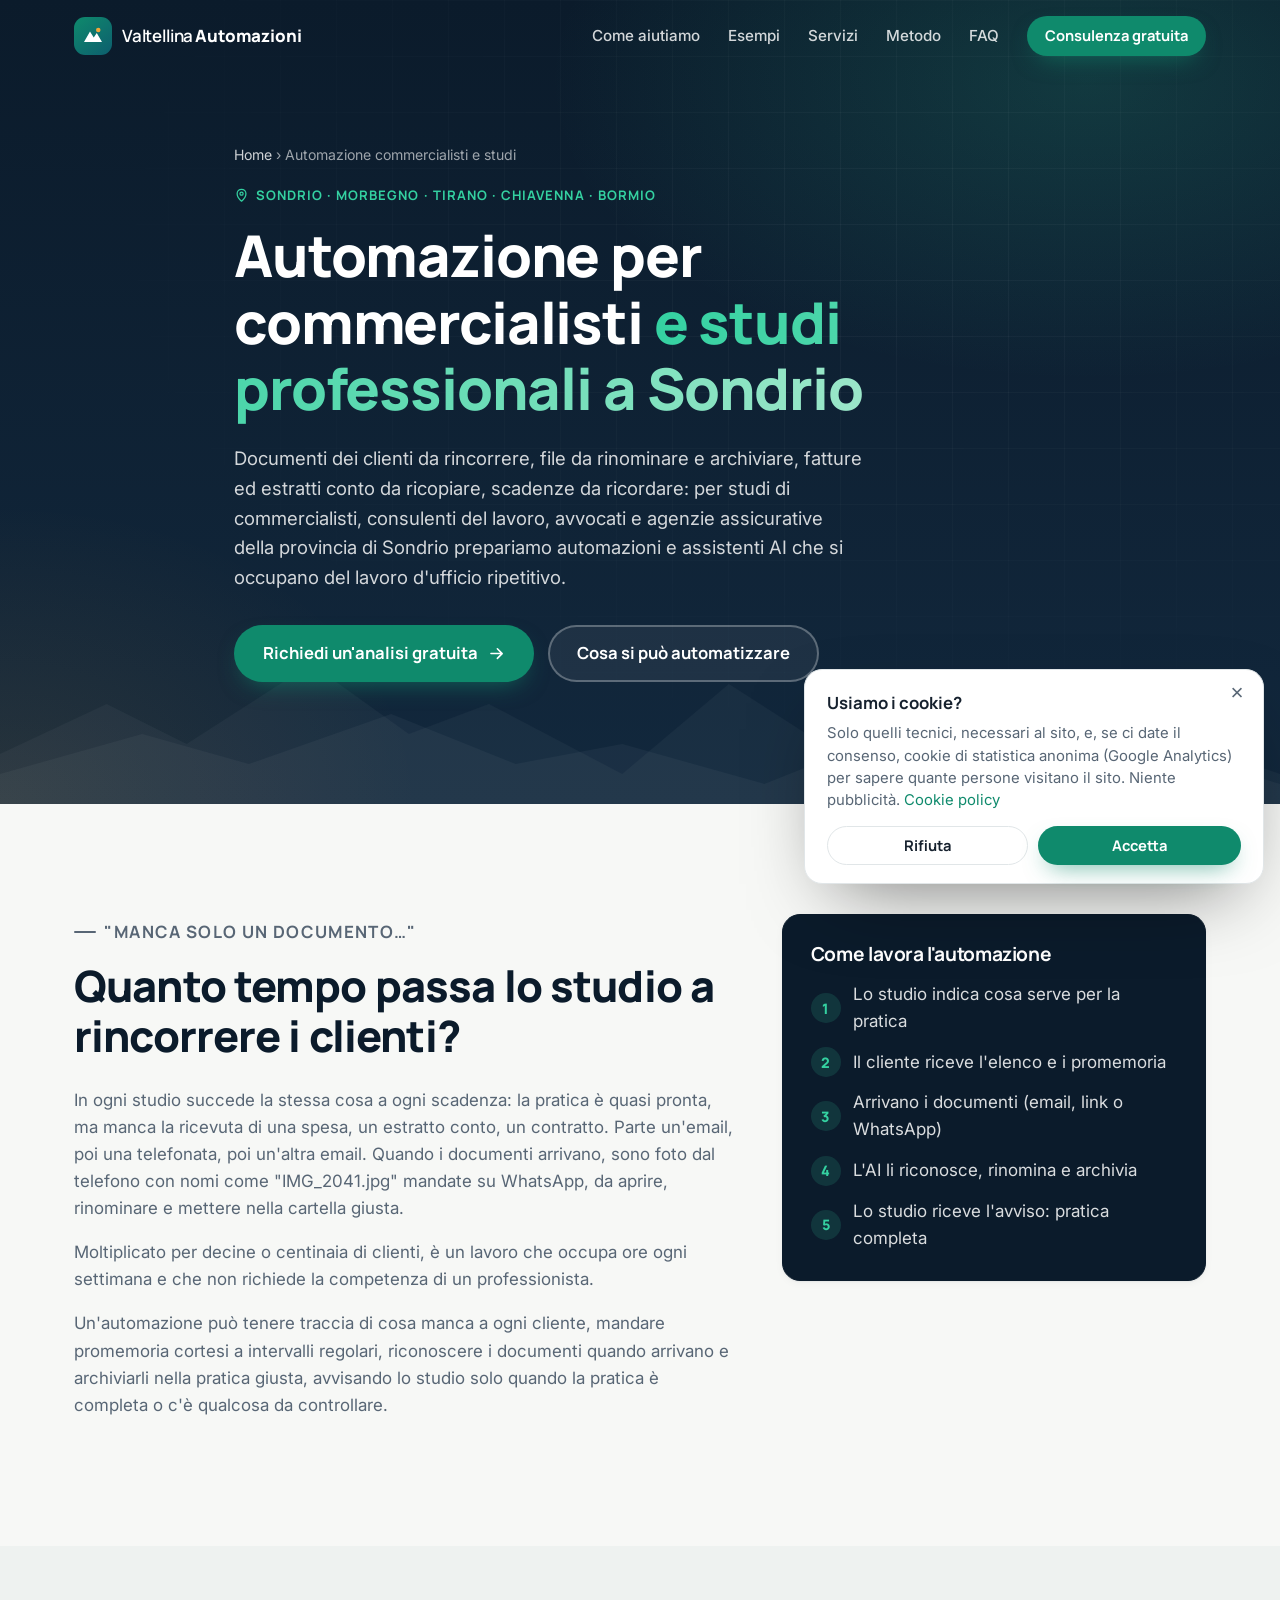
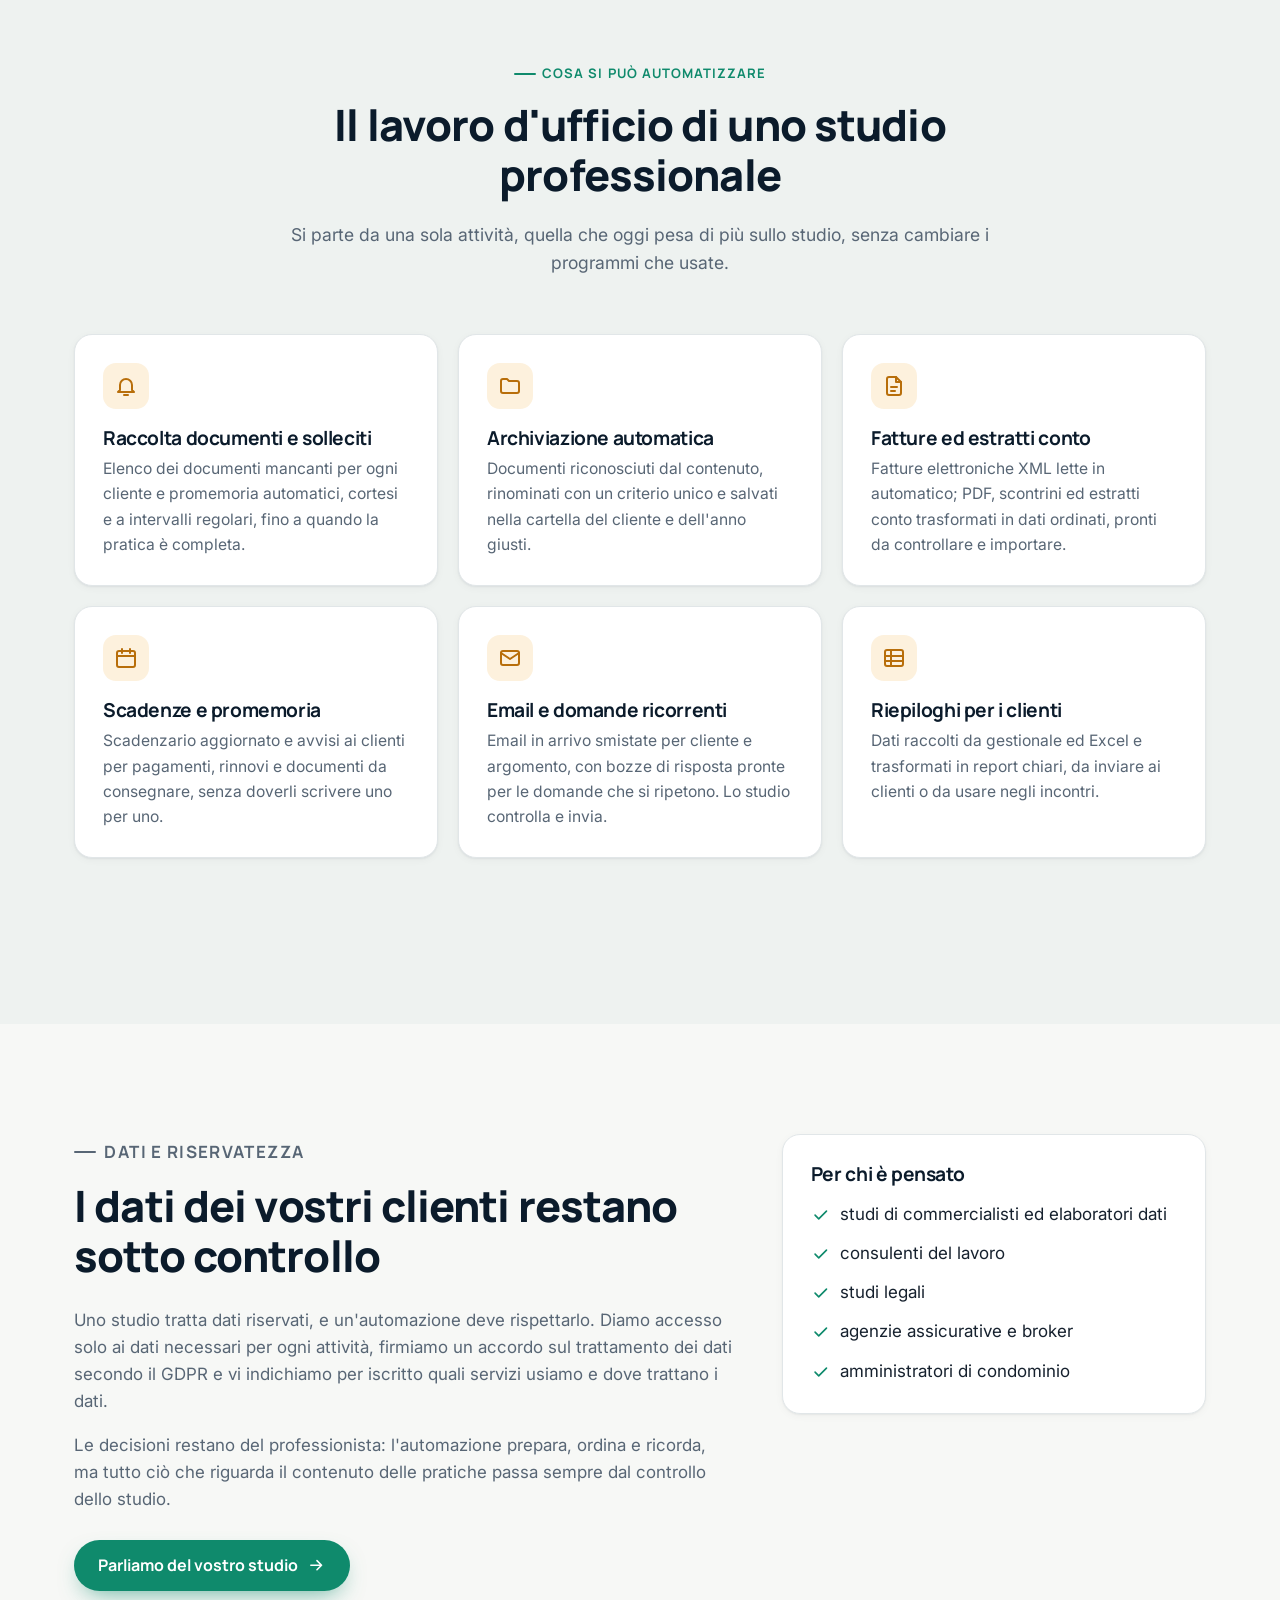
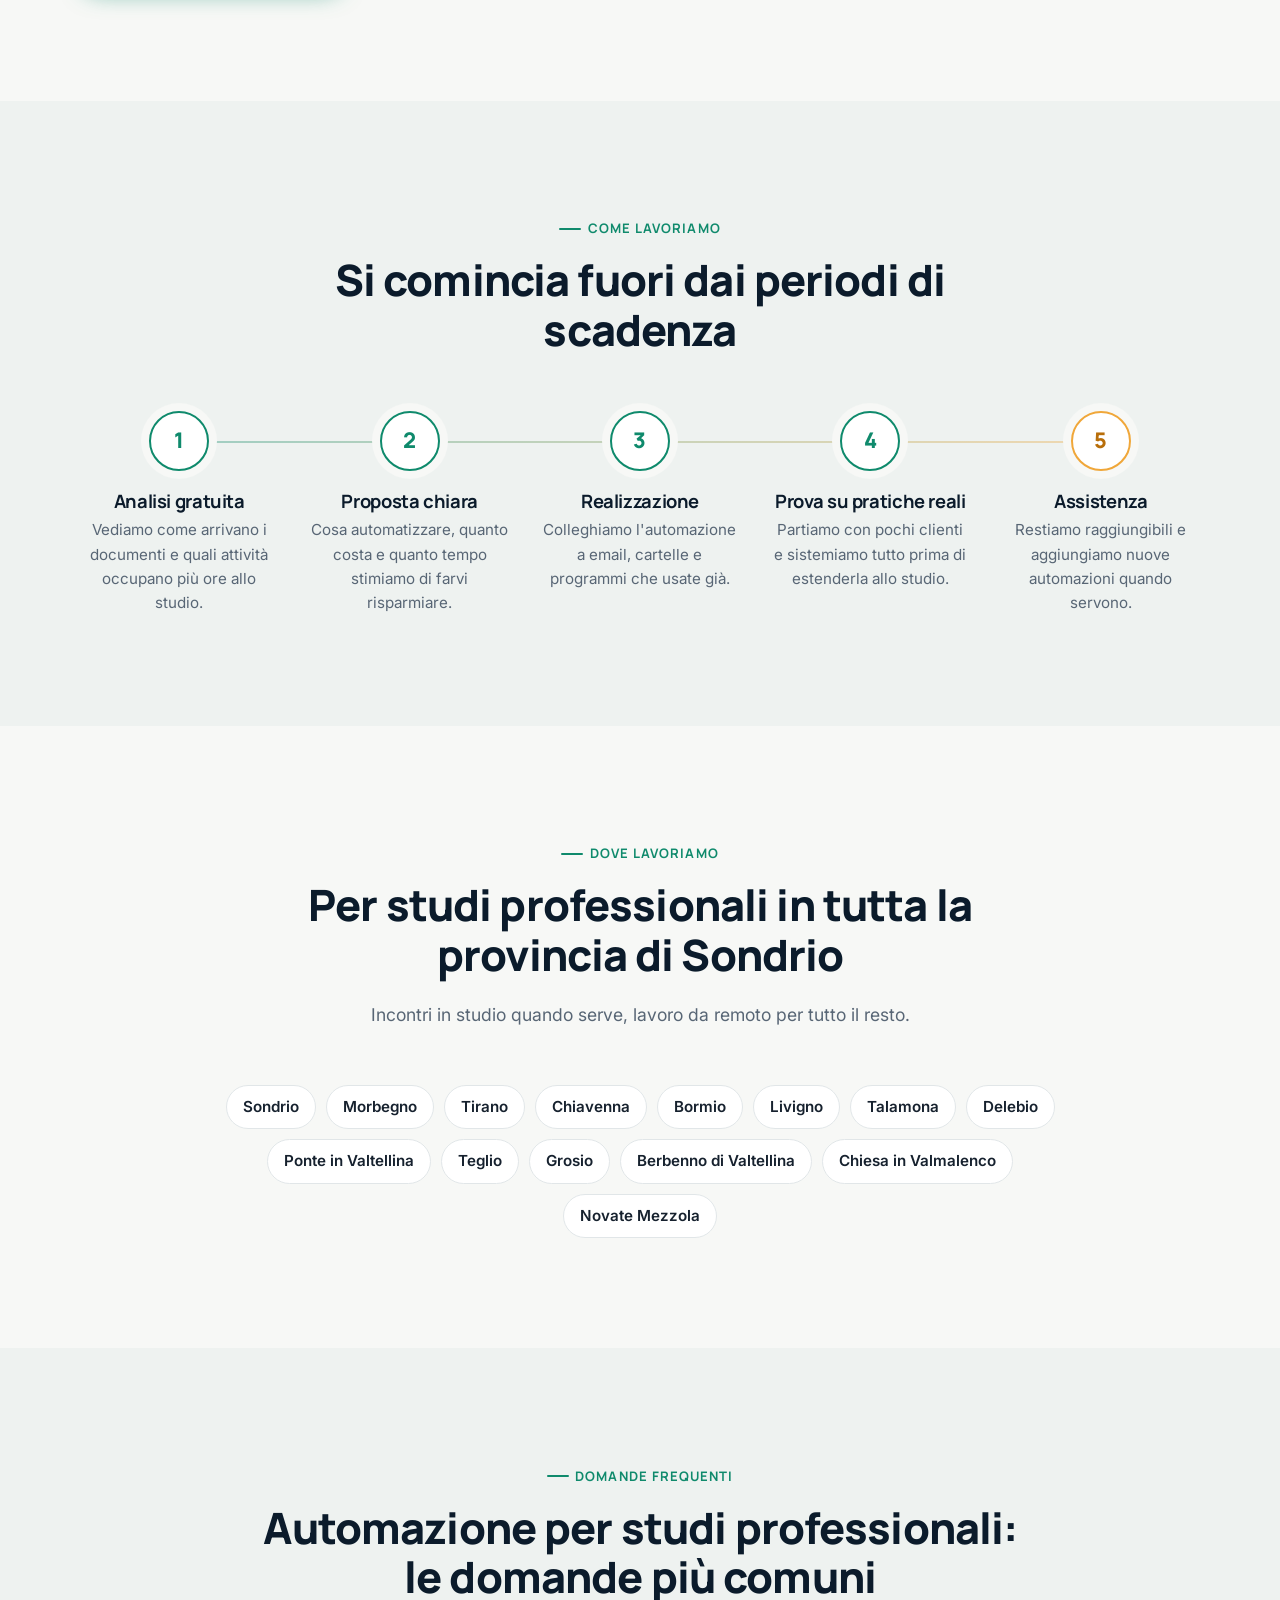
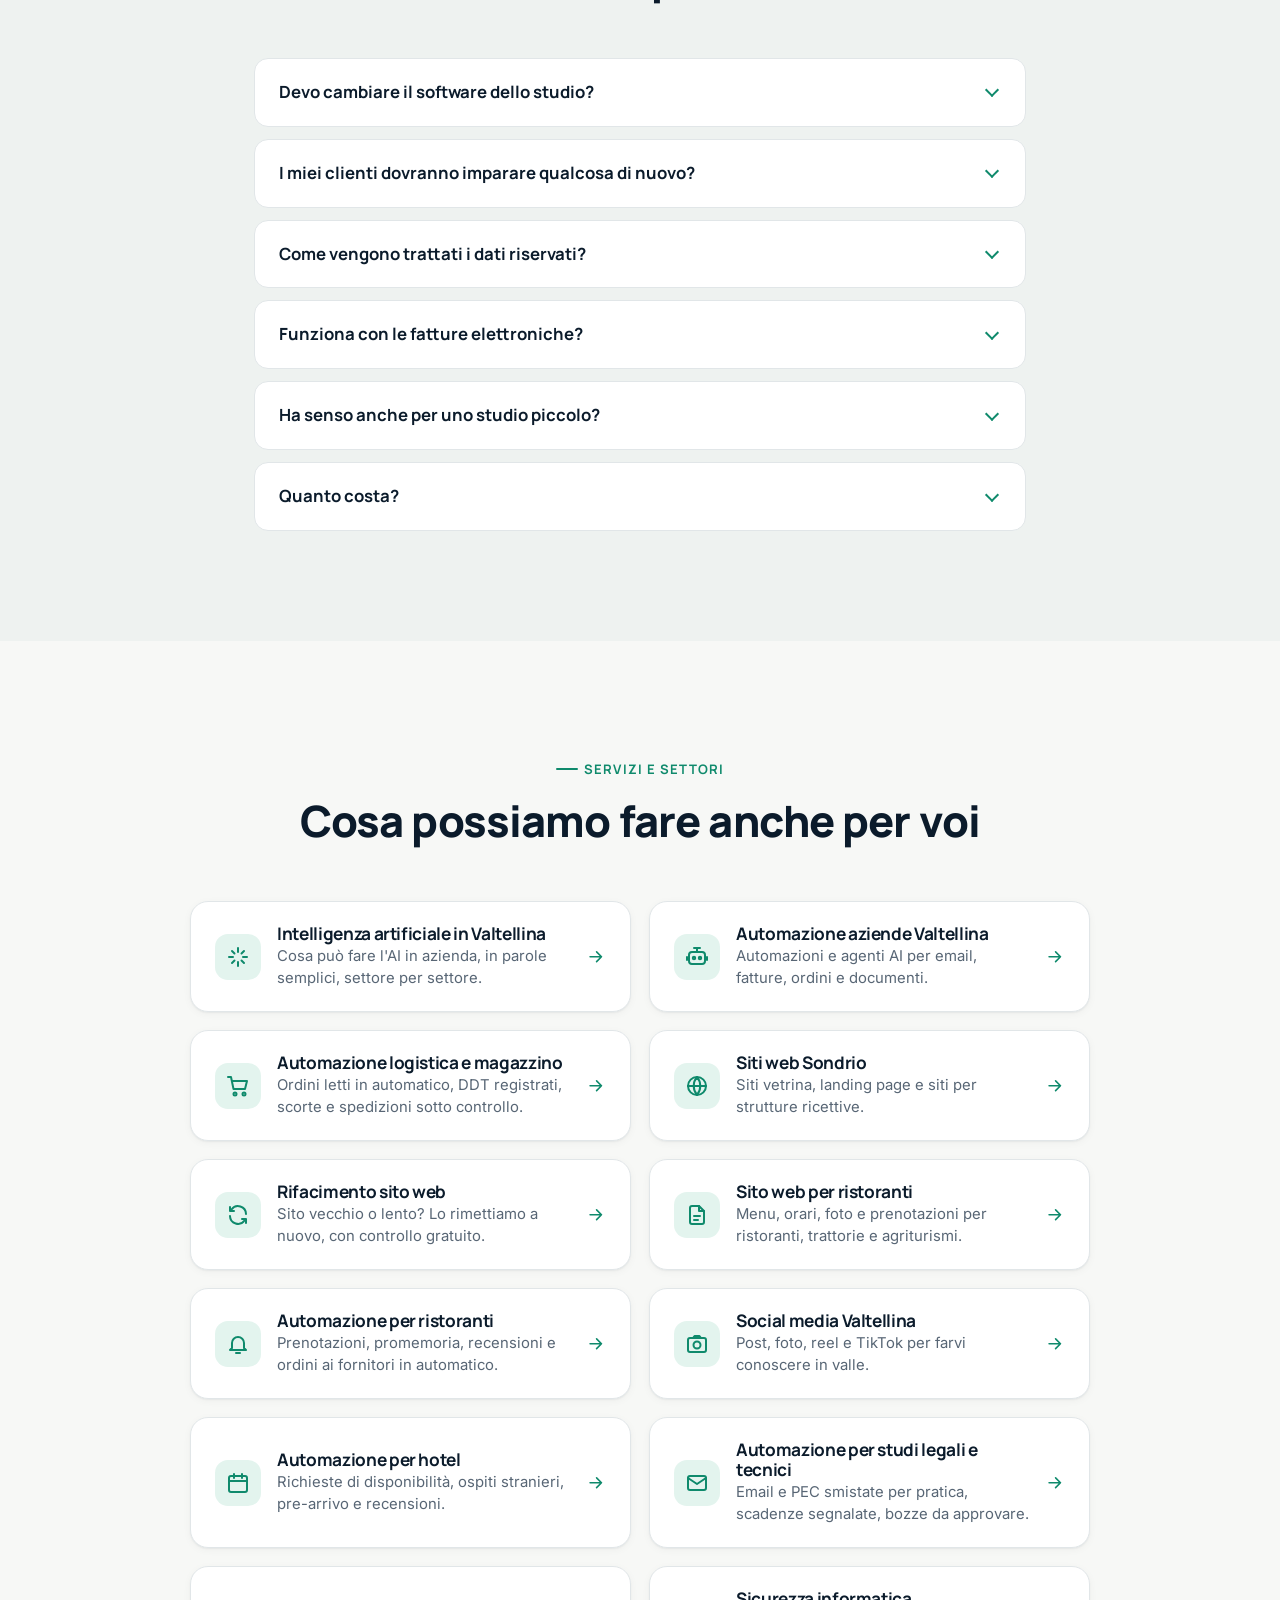
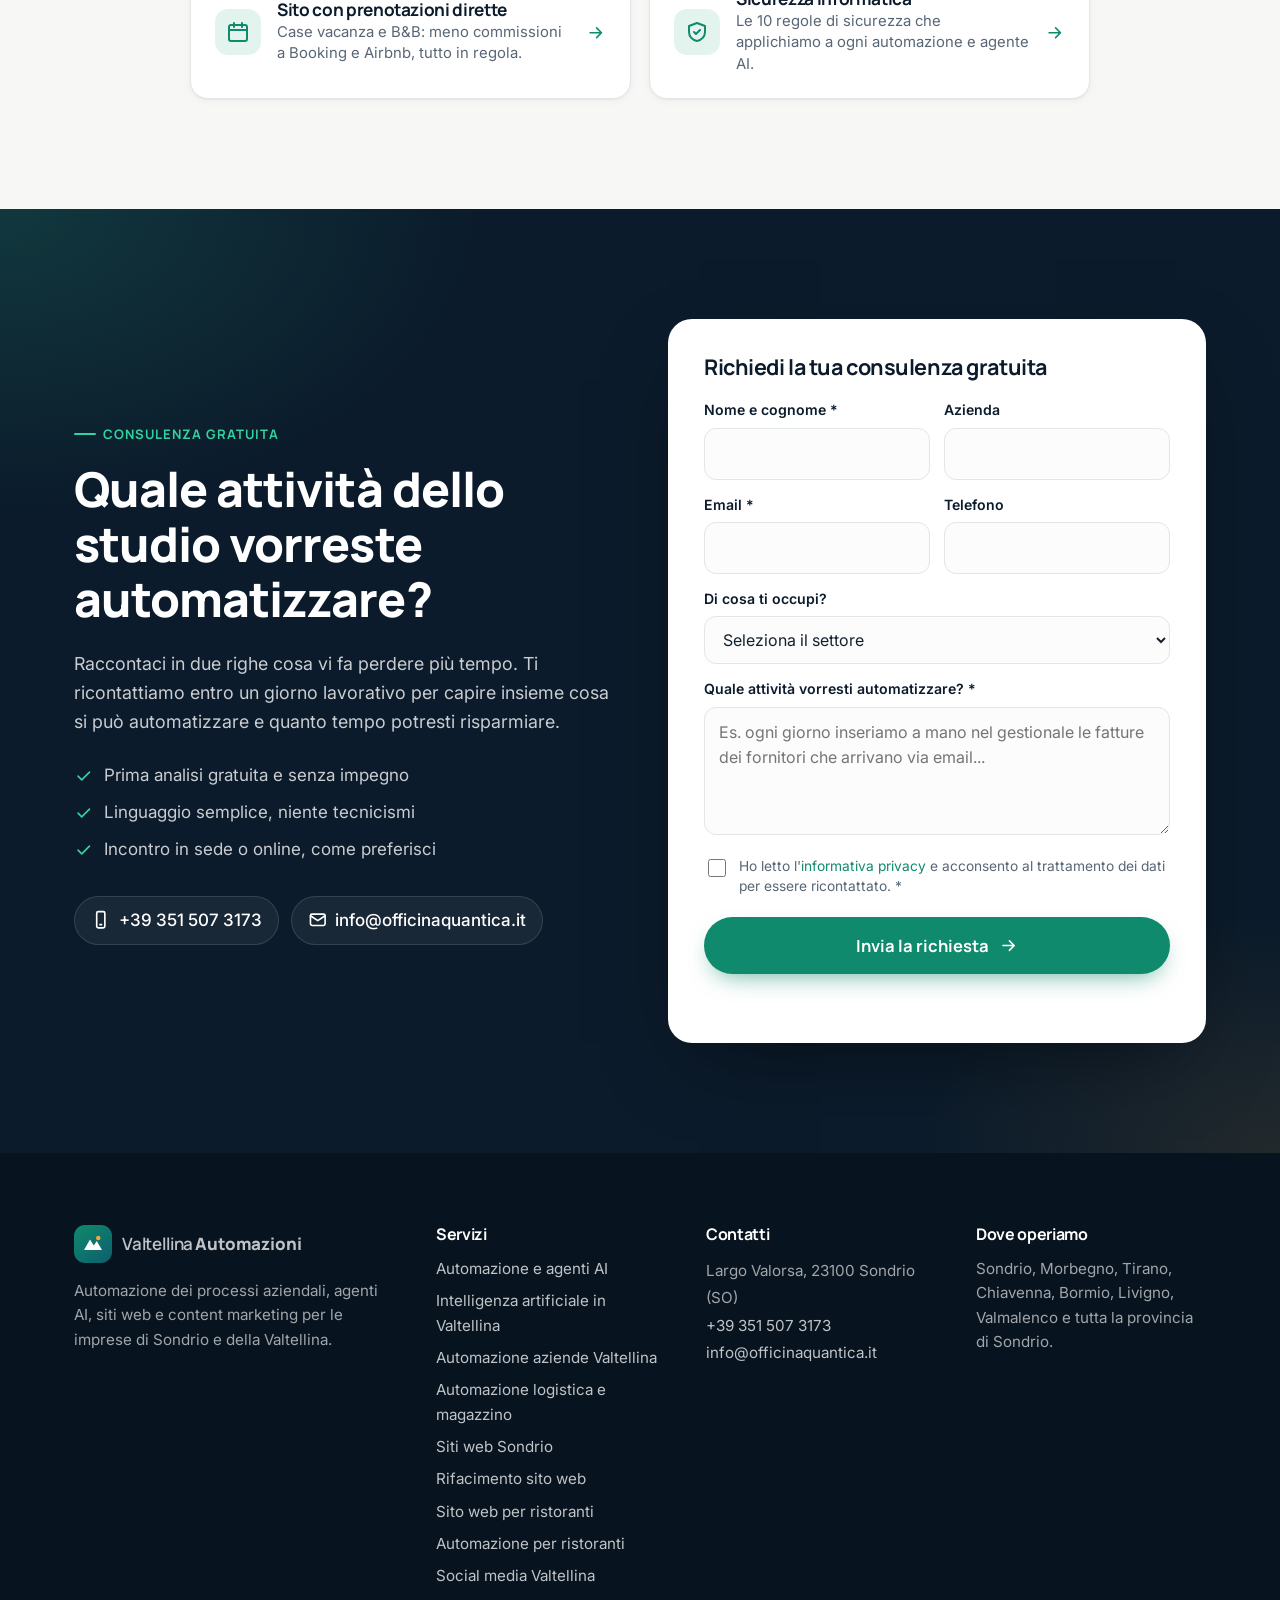
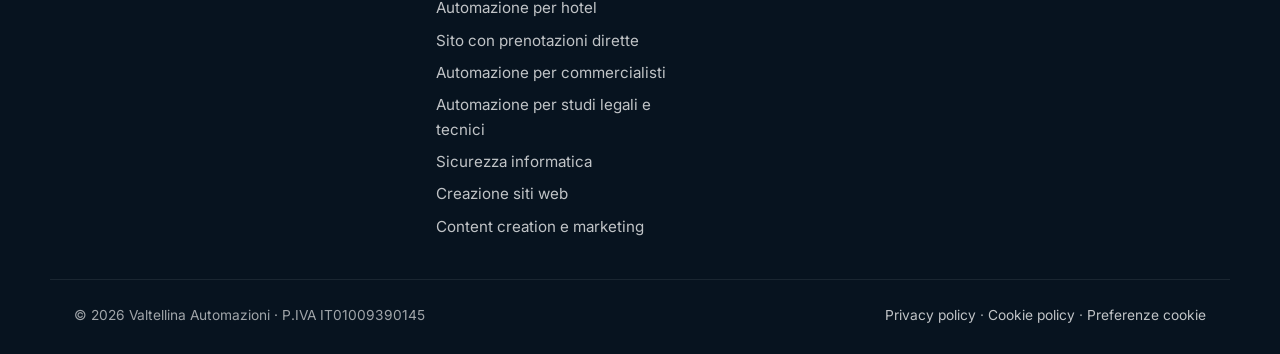
<file: automazione-commercialisti-sondrio/index.html>
<!DOCTYPE html>
<html lang="it">
<head>
  <meta charset="UTF-8">
  <meta name="viewport" content="width=device-width, initial-scale=1">
  <title>Automazione per commercialisti e studi professionali a Sondrio | Valtellina Automazioni</title>
  <meta name="description" content="Automazioni e AI per commercialisti, consulenti del lavoro, avvocati e assicurazioni in provincia di Sondrio: raccolta documenti e solleciti automatici, archiviazione, fatture e scadenze. Analisi gratuita.">
  <link rel="canonical" href="https://www.officinaquantica.it/automazione-commercialisti-sondrio/">
  <meta name="robots" content="index, follow">
  <meta name="geo.region" content="IT-SO">
  <meta name="geo.placename" content="Sondrio">
  <meta name="theme-color" content="#0B1B2B">
  <meta property="og:type" content="website">
  <meta property="og:locale" content="it_IT">
  <meta property="og:site_name" content="Valtellina Automazioni">
  <meta property="og:title" content="Automazione per commercialisti e studi professionali a Sondrio">
  <meta property="og:description" content="Documenti dei clienti raccolti e archiviati in automatico, solleciti, fatture e scadenze: meno lavoro d'ufficio per gli studi della provincia di Sondrio.">
  <meta property="og:url" content="https://www.officinaquantica.it/automazione-commercialisti-sondrio/">

  <meta property="og:image" content="https://www.officinaquantica.it/assets/og-image.jpg">
  <meta property="og:image:width" content="1200">
  <meta property="og:image:height" content="630">
  <meta property="og:image:alt" content="Valtellina Automazioni: automatizza il lavoro, fai crescere la tua azienda">
  <meta name="twitter:card" content="summary_large_image">
  <link rel="icon" href="/favicon.ico" sizes="48x48">
  <link rel="icon" href="/assets/favicon.svg" type="image/svg+xml">
  <link rel="icon" href="/favicon-96x96.png" type="image/png" sizes="96x96">
  <link rel="icon" href="/icon-192.png" type="image/png" sizes="192x192">
  <link rel="apple-touch-icon" href="/apple-touch-icon.png">
  <link rel="preconnect" href="https://fonts.googleapis.com">
  <link rel="preconnect" href="https://fonts.gstatic.com" crossorigin>
  <link href="https://fonts.googleapis.com/css2?family=Inter:wght@400;500;600&family=Manrope:wght@500;600;700;800&display=swap" rel="stylesheet">
  <link rel="stylesheet" href="/css/style.css">
  <script type="application/ld+json">
{
  "@context": "https://schema.org",
  "@type": "Service",
  "name": "Automazione per commercialisti e studi professionali a Sondrio",
  "serviceType": "Automazione per studi professionali",
  "url": "https://www.officinaquantica.it/automazione-commercialisti-sondrio/",
  "areaServed": [
    {
      "@type": "AdministrativeArea",
      "name": "Provincia di Sondrio"
    },
    {
      "@type": "Place",
      "name": "Valtellina"
    },
    {
      "@type": "Place",
      "name": "Valchiavenna"
    }
  ],
  "provider": {
    "@type": "ProfessionalService",
    "@id": "https://www.officinaquantica.it/#azienda",
    "name": "Valtellina Automazioni",
    "url": "https://www.officinaquantica.it/",
    "telephone": "+39 351 507 3173",
    "email": "info@officinaquantica.it"
  }
}
  </script>
  <script type="application/ld+json">
{
  "@context": "https://schema.org",
  "@type": "BreadcrumbList",
  "itemListElement": [
    {
      "@type": "ListItem",
      "position": 1,
      "name": "Home",
      "item": "https://www.officinaquantica.it/"
    },
    {
      "@type": "ListItem",
      "position": 2,
      "name": "Automazione commercialisti e studi",
      "item": "https://www.officinaquantica.it/automazione-commercialisti-sondrio/"
    }
  ]
}
  </script>
  <script type="application/ld+json">
{
  "@context": "https://schema.org",
  "@type": "FAQPage",
  "mainEntity": [
    {
      "@type": "Question",
      "name": "Devo cambiare il software dello studio?",
      "acceptedAnswer": {
        "@type": "Answer",
        "text": "No. L'automazione lavora su email, cartelle, Excel e, quando il software lo permette, si collega anche al gestionale dello studio. Durante l'analisi gratuita verifichiamo cosa si può collegare."
      }
    },
    {
      "@type": "Question",
      "name": "I miei clienti dovranno imparare qualcosa di nuovo?",
      "acceptedAnswer": {
        "@type": "Answer",
        "text": "No. Continuano a mandare i documenti come fanno oggi, per email o WhatsApp, oppure tramite un semplice link. Ricevono solo promemoria più chiari su cosa manca."
      }
    },
    {
      "@type": "Question",
      "name": "Come vengono trattati i dati riservati?",
      "acceptedAnswer": {
        "@type": "Answer",
        "text": "Diamo accesso solo ai dati necessari, firmiamo un accordo sul trattamento dei dati secondo il GDPR e vi indichiamo per iscritto quali servizi usiamo e dove trattano i dati. Le decisioni sulle pratiche restano sempre allo studio."
      }
    },
    {
      "@type": "Question",
      "name": "Funziona con le fatture elettroniche?",
      "acceptedAnswer": {
        "@type": "Answer",
        "text": "Sì. Le fatture elettroniche sono file XML con i dati già ordinati, quindi leggerle in automatico è preciso. Per PDF, scontrini e documenti fotografati si usa l'intelligenza artificiale, con un controllo dello studio sui casi dubbi."
      }
    },
    {
      "@type": "Question",
      "name": "Ha senso anche per uno studio piccolo?",
      "acceptedAnswer": {
        "@type": "Answer",
        "text": "Sì. Negli studi con poche persone il tempo speso a rincorrere documenti e archiviare file pesa ancora di più. Si può partire da una sola attività, ad esempio i solleciti dei documenti mancanti."
      }
    },
    {
      "@type": "Question",
      "name": "Quanto costa?",
      "acceptedAnswer": {
        "@type": "Answer",
        "text": "Dipende da cosa volete automatizzare. Dopo l'analisi gratuita ricevete un preventivo chiaro, con una stima del tempo risparmiato, così potete valutare se conviene prima di iniziare."
      }
    }
  ]
}
  </script>
</head>
<body>

  <!-- Icone SVG riutilizzabili -->
  <svg width="0" height="0" style="position:absolute" aria-hidden="true">
    <defs>
      <symbol id="i-mail" viewBox="0 0 24 24"><rect x="3" y="5" width="18" height="14" rx="2"/><path d="m3 7 9 6 9-6"/></symbol>
      <symbol id="i-file" viewBox="0 0 24 24"><path d="M14 3H7a2 2 0 0 0-2 2v14a2 2 0 0 0 2 2h10a2 2 0 0 0 2-2V8z"/><path d="M14 3v5h5M9 13h6M9 17h4"/></symbol>
      <symbol id="i-sheet" viewBox="0 0 24 24"><rect x="3" y="4" width="18" height="16" rx="2"/><path d="M3 10h18M3 15h18M9 4v16"/></symbol>
      <symbol id="i-chart" viewBox="0 0 24 24"><path d="M4 20V10M10 20V4M16 20v-7M22 20H2"/></symbol>
      <symbol id="i-cart" viewBox="0 0 24 24"><circle cx="9" cy="20" r="1.5"/><circle cx="18" cy="20" r="1.5"/><path d="M2 3h3l2.5 12h11.5l2-8H6.2"/></symbol>
      <symbol id="i-link" viewBox="0 0 24 24"><path d="M10 14a5 5 0 0 0 7 0l3-3a5 5 0 0 0-7-7l-1 1"/><path d="M14 10a5 5 0 0 0-7 0l-3 3a5 5 0 0 0 7 7l1-1"/></symbol>
      <symbol id="i-chat" viewBox="0 0 24 24"><path d="M21 12a8 8 0 0 1-11.6 7.1L4 20l1-4.6A8 8 0 1 1 21 12z"/><path d="M8.5 12h.01M12 12h.01M15.5 12h.01"/></symbol>
      <symbol id="i-clock" viewBox="0 0 24 24"><circle cx="12" cy="12" r="9"/><path d="M12 7v5l3 2"/></symbol>
      <symbol id="i-spark" viewBox="0 0 24 24"><path d="M12 3v4M12 17v4M3 12h4M17 12h4M6 6l2.5 2.5M15.5 15.5 18 18M6 18l2.5-2.5M15.5 8.5 18 6"/></symbol>
      <symbol id="i-brain" viewBox="0 0 24 24"><rect x="4" y="7" width="16" height="12" rx="3"/><path d="M12 7V3M9 3h6"/><circle cx="9" cy="13" r="1.2"/><circle cx="15" cy="13" r="1.2"/><path d="M2 12v3M22 12v3"/></symbol>
      <symbol id="i-check" viewBox="0 0 24 24"><path d="m5 12.5 4.5 4.5L19 7.5"/></symbol>
      <symbol id="i-arrow" viewBox="0 0 24 24"><path d="M5 12h14M13 6l6 6-6 6"/></symbol>
      <symbol id="i-globe" viewBox="0 0 24 24"><circle cx="12" cy="12" r="9"/><path d="M3 12h18M12 3a14 14 0 0 1 0 18M12 3a14 14 0 0 0 0 18"/></symbol>
      <symbol id="i-camera" viewBox="0 0 24 24"><rect x="3" y="6" width="18" height="14" rx="2"/><circle cx="12" cy="13" r="3.5"/><path d="M8 6l1.5-2h5L16 6"/></symbol>
      <symbol id="i-search" viewBox="0 0 24 24"><circle cx="11" cy="11" r="7"/><path d="m20 20-3.5-3.5"/></symbol>
      <symbol id="i-user" viewBox="0 0 24 24"><circle cx="12" cy="8" r="4"/><path d="M4 21a8 8 0 0 1 16 0"/></symbol>
      <symbol id="i-pin" viewBox="0 0 24 24"><path d="M12 21s-7-6.2-7-12a7 7 0 0 1 14 0c0 5.8-7 12-7 12z"/><circle cx="12" cy="9" r="2.5"/></symbol>
      <symbol id="i-puzzle" viewBox="0 0 24 24"><path d="M10 3h4v3a2 2 0 1 0 4 0V3h3v7h-3a2 2 0 1 0 0 4h3v7h-7v-3a2 2 0 1 0-4 0v3H3v-7h3a2 2 0 1 0 0-4H3V3h7z"/></symbol>
      <symbol id="i-step" viewBox="0 0 24 24"><path d="M4 18h5v-5h5V8h6"/><circle cx="20" cy="8" r="1.5"/></symbol>
      <symbol id="i-shield" viewBox="0 0 24 24"><path d="M12 3 4 6v6c0 4.5 3.4 8.3 8 9 4.6-.7 8-4.5 8-9V6z"/><path d="m9 12 2 2 4-4"/></symbol>
      <symbol id="i-phone" viewBox="0 0 24 24"><rect x="7" y="2" width="10" height="20" rx="2"/><path d="M11 18h2"/></symbol>
      <symbol id="i-calendar" viewBox="0 0 24 24"><rect x="3" y="5" width="18" height="16" rx="2"/><path d="M3 10h18M8 3v4M16 3v4"/></symbol>
      <symbol id="i-folder" viewBox="0 0 24 24"><path d="M3 7a2 2 0 0 1 2-2h4l2 2h8a2 2 0 0 1 2 2v8a2 2 0 0 1-2 2H5a2 2 0 0 1-2-2z"/></symbol>
      <symbol id="i-bell" viewBox="0 0 24 24"><path d="M6 16V11a6 6 0 0 1 12 0v5l2 2H4z"/><path d="M10 21h4"/></symbol>
      <symbol id="i-refresh" viewBox="0 0 24 24"><path d="M20 11a8 8 0 0 0-14.5-4.5L4 8M4 4v4h4M4 13a8 8 0 0 0 14.5 4.5L20 16M20 20v-4h-4"/></symbol>
      <symbol id="i-lock" viewBox="0 0 24 24"><rect x="5" y="11" width="14" height="10" rx="2"/><path d="M8 11V7a4 4 0 0 1 8 0v4"/><path d="M12 15v2"/></symbol>
      <symbol id="i-key" viewBox="0 0 24 24"><circle cx="8" cy="15" r="4"/><path d="m11 12 9-9M17 6l3 3M15 8l2 2"/></symbol>
    </defs>
  </svg>

  <a class="skip-link" href="#contenuto">Vai al contenuto</a>

  <!-- ===== HEADER ===== -->
  <header class="header" id="top">
    <div class="container header__inner">
      <a href="/" class="logo" aria-label="Valtellina Automazioni - torna all'inizio">
        <span class="logo__mark" aria-hidden="true">
          <svg viewBox="0 0 32 32"><path d="M4 24 12 10l5 8 4-6 7 12z" fill="currentColor"/><circle cx="23" cy="8" r="3" fill="var(--warm)"/></svg>
        </span>
        <span class="logo__text">Valtellina<strong>Automazioni</strong></span>
      </a>

      <nav class="nav" id="nav" aria-label="Navigazione principale">
        <a href="/#soluzione">Come aiutiamo</a>
        <a href="/#esempi">Esempi</a>
        <a href="/#servizi">Servizi</a>
        <a href="/#metodo">Metodo</a>
        <a href="#faq">FAQ</a>
        <a href="#contatti" class="btn btn--primary btn--sm nav__cta">Consulenza gratuita</a>
      </nav>

      <button class="nav-toggle" aria-label="Apri il menu" aria-expanded="false" aria-controls="nav">
        <span></span><span></span><span></span>
      </button>
    </div>
  </header>

  <main id="contenuto">
    <!-- HERO PAGINA -->
    <section class="hero hero--page">
      <div class="hero__bg" aria-hidden="true"></div>
      <div class="container hero__grid">
        <div class="hero__copy">
          <nav class="crumbs" aria-label="Percorso"><a href="/">Home</a> <span aria-hidden="true">›</span> <span>Automazione commercialisti e studi</span></nav>
          <p class="eyebrow eyebrow--light"><svg class="ic"><use href="#i-pin"/></svg> Sondrio · Morbegno · Tirano · Chiavenna · Bormio</p>
          <h1>Automazione per commercialisti <span class="hl">e studi professionali a Sondrio</span></h1>
          <p class="hero__lead">Documenti dei clienti da rincorrere, file da rinominare e archiviare, fatture ed estratti conto da ricopiare, scadenze da ricordare: per studi di commercialisti, consulenti del lavoro, avvocati e agenzie assicurative della provincia di Sondrio prepariamo automazioni e assistenti AI che si occupano del lavoro d'ufficio ripetitivo.</p>
          <div class="hero__ctas">
            <a href="#contatti" class="btn btn--primary btn--lg">Richiedi un'analisi gratuita <svg class="ic"><use href="#i-arrow"/></svg></a>
            <a href="#cosa-automatizzare" class="btn btn--ghost btn--lg">Cosa si può automatizzare</a>
          </div>
        </div>
      </div>
    </section>

    <!-- IL PROBLEMA -->
    <section class="section">
      <div class="container prose-grid">
        <div class="prose reveal">
          <p class="eyebrow">"Manca solo un documento…"</p>
          <h2>Quanto tempo passa lo studio a rincorrere i clienti?</h2>
          <p>In ogni studio succede la stessa cosa a ogni scadenza: la pratica è quasi pronta, ma manca la ricevuta di una spesa, un estratto conto, un contratto. Parte un'email, poi una telefonata, poi un'altra email. Quando i documenti arrivano, sono foto dal telefono con nomi come "IMG_2041.jpg" mandate su WhatsApp, da aprire, rinominare e mettere nella cartella giusta.</p>
          <p>Moltiplicato per decine o centinaia di clienti, è un lavoro che occupa ore ogni settimana e che non richiede la competenza di un professionista.</p>
          <p>Un'automazione può tenere traccia di cosa manca a ogni cliente, mandare promemoria cortesi a intervalli regolari, riconoscere i documenti quando arrivano e archiviarli nella pratica giusta, avvisando lo studio solo quando la pratica è completa o c'è qualcosa da controllare.</p>
        </div>
        <aside class="note-card note-card--dark reveal">
          <h3>Come lavora l'automazione</h3>
          <ol class="mini-flow">
            <li><span>1</span> Lo studio indica cosa serve per la pratica</li>
            <li><span>2</span> Il cliente riceve l'elenco e i promemoria</li>
            <li><span>3</span> Arrivano i documenti (email, link o WhatsApp)</li>
            <li><span>4</span> L'AI li riconosce, rinomina e archivia</li>
            <li><span>5</span> Lo studio riceve l'avviso: pratica completa</li>
          </ol>
        </aside>
      </div>
    </section>

    <!-- COSA AUTOMATIZZARE -->
    <section class="section section--tint" id="cosa-automatizzare">
      <div class="container">
        <div class="section__head reveal">
          <p class="eyebrow">Cosa si può automatizzare</p>
          <h2>Il lavoro d'ufficio di uno studio professionale</h2>
          <p class="section__lead">Si parte da una sola attività, quella che oggi pesa di più sullo studio, senza cambiare i programmi che usate.</p>
        </div>
        <div class="pain-grid">
          <article class="pain reveal">
            <svg class="pain__ic"><use href="#i-bell"/></svg>
            <h3>Raccolta documenti e solleciti</h3>
            <p>Elenco dei documenti mancanti per ogni cliente e promemoria automatici, cortesi e a intervalli regolari, fino a quando la pratica è completa.</p>
          </article>
          <article class="pain reveal">
            <svg class="pain__ic"><use href="#i-folder"/></svg>
            <h3>Archiviazione automatica</h3>
            <p>Documenti riconosciuti dal contenuto, rinominati con un criterio unico e salvati nella cartella del cliente e dell'anno giusti.</p>
          </article>
          <article class="pain reveal">
            <svg class="pain__ic"><use href="#i-file"/></svg>
            <h3>Fatture ed estratti conto</h3>
            <p>Fatture elettroniche XML lette in automatico; PDF, scontrini ed estratti conto trasformati in dati ordinati, pronti da controllare e importare.</p>
          </article>
          <article class="pain reveal">
            <svg class="pain__ic"><use href="#i-calendar"/></svg>
            <h3>Scadenze e promemoria</h3>
            <p>Scadenzario aggiornato e avvisi ai clienti per pagamenti, rinnovi e documenti da consegnare, senza doverli scrivere uno per uno.</p>
          </article>
          <article class="pain reveal">
            <svg class="pain__ic"><use href="#i-mail"/></svg>
            <h3>Email e domande ricorrenti</h3>
            <p>Email in arrivo smistate per cliente e argomento, con bozze di risposta pronte per le domande che si ripetono. Lo studio controlla e invia.</p>
          </article>
          <article class="pain reveal">
            <svg class="pain__ic"><use href="#i-sheet"/></svg>
            <h3>Riepiloghi per i clienti</h3>
            <p>Dati raccolti da gestionale ed Excel e trasformati in report chiari, da inviare ai clienti o da usare negli incontri.</p>
          </article>
        </div>
      </div>
    </section>

    <!-- DATI E RISERVATEZZA -->
    <section class="section">
      <div class="container prose-grid">
        <div class="prose reveal">
          <p class="eyebrow">Dati e riservatezza</p>
          <h2>I dati dei vostri clienti restano sotto controllo</h2>
          <p>Uno studio tratta dati riservati, e un'automazione deve rispettarlo. Diamo accesso solo ai dati necessari per ogni attività, firmiamo un accordo sul trattamento dei dati secondo il GDPR e vi indichiamo per iscritto quali servizi usiamo e dove trattano i dati.</p>
          <p>Le decisioni restano del professionista: l'automazione prepara, ordina e ricorda, ma tutto ciò che riguarda il contenuto delle pratiche passa sempre dal controllo dello studio.</p>
          <a href="#contatti" class="btn btn--primary">Parliamo del vostro studio <svg class="ic"><use href="#i-arrow"/></svg></a>
        </div>
        <aside class="note-card reveal">
          <h3>Per chi è pensato</h3>
          <ul>
            <li><svg class="ic"><use href="#i-check"/></svg> studi di commercialisti ed elaboratori dati</li>
            <li><svg class="ic"><use href="#i-check"/></svg> consulenti del lavoro</li>
            <li><svg class="ic"><use href="#i-check"/></svg> studi legali</li>
            <li><svg class="ic"><use href="#i-check"/></svg> agenzie assicurative e broker</li>
            <li><svg class="ic"><use href="#i-check"/></svg> amministratori di condominio</li>
          </ul>
        </aside>
      </div>
    </section>

    <!-- METODO -->
    <section class="section section--tint">
      <div class="container">
        <div class="section__head reveal">
          <p class="eyebrow">Come lavoriamo</p>
          <h2>Si comincia fuori dai periodi di scadenza</h2>
        </div>
        <ol class="steps">
          <li class="step reveal"><span class="step__num">1</span><h3>Analisi gratuita</h3><p>Vediamo come arrivano i documenti e quali attività occupano più ore allo studio.</p></li>
          <li class="step reveal"><span class="step__num">2</span><h3>Proposta chiara</h3><p>Cosa automatizzare, quanto costa e quanto tempo stimiamo di farvi risparmiare.</p></li>
          <li class="step reveal"><span class="step__num">3</span><h3>Realizzazione</h3><p>Colleghiamo l'automazione a email, cartelle e programmi che usate già.</p></li>
          <li class="step reveal"><span class="step__num">4</span><h3>Prova su pratiche reali</h3><p>Partiamo con pochi clienti e sistemiamo tutto prima di estenderla allo studio.</p></li>
          <li class="step reveal"><span class="step__num">5</span><h3>Assistenza</h3><p>Restiamo raggiungibili e aggiungiamo nuove automazioni quando servono.</p></li>
        </ol>
      </div>
    </section>

    <!-- ZONE -->
    <section class="section">
      <div class="container">
        <div class="section__head reveal">
          <p class="eyebrow">Dove lavoriamo</p>
          <h2>Per studi professionali in tutta la provincia di Sondrio</h2>
          <p class="section__lead">Incontri in studio quando serve, lavoro da remoto per tutto il resto.</p>
        </div>
        <ul class="zones reveal">
          <li>Sondrio</li><li>Morbegno</li><li>Tirano</li><li>Chiavenna</li><li>Bormio</li><li>Livigno</li><li>Talamona</li><li>Delebio</li><li>Ponte in Valtellina</li><li>Teglio</li><li>Grosio</li><li>Berbenno di Valtellina</li><li>Chiesa in Valmalenco</li><li>Novate Mezzola</li>
        </ul>
      </div>
    </section>

    <!-- FAQ -->
    <section class="section section--tint" id="faq">
      <div class="container container--narrow">
        <div class="section__head reveal">
          <p class="eyebrow">Domande frequenti</p>
          <h2>Automazione per studi professionali: le domande più comuni</h2>
        </div>
        <div class="faq reveal">
          <details><summary>Devo cambiare il software dello studio?</summary><p>No. L'automazione lavora su email, cartelle, Excel e, quando il software lo permette, si collega anche al gestionale dello studio. Durante l'analisi gratuita verifichiamo cosa si può collegare.</p></details>
          <details><summary>I miei clienti dovranno imparare qualcosa di nuovo?</summary><p>No. Continuano a mandare i documenti come fanno oggi, per email o WhatsApp, oppure tramite un semplice link. Ricevono solo promemoria più chiari su cosa manca.</p></details>
          <details><summary>Come vengono trattati i dati riservati?</summary><p>Diamo accesso solo ai dati necessari, firmiamo un accordo sul trattamento dei dati secondo il GDPR e vi indichiamo per iscritto quali servizi usiamo e dove trattano i dati. Le decisioni sulle pratiche restano sempre allo studio.</p></details>
          <details><summary>Funziona con le fatture elettroniche?</summary><p>Sì. Le fatture elettroniche sono file XML con i dati già ordinati, quindi leggerle in automatico è preciso. Per PDF, scontrini e documenti fotografati si usa l'intelligenza artificiale, con un controllo dello studio sui casi dubbi.</p></details>
          <details><summary>Ha senso anche per uno studio piccolo?</summary><p>Sì. Negli studi con poche persone il tempo speso a rincorrere documenti e archiviare file pesa ancora di più. Si può partire da una sola attività, ad esempio i solleciti dei documenti mancanti.</p></details>
          <details><summary>Quanto costa?</summary><p>Dipende da cosa volete automatizzare. Dopo l'analisi gratuita ricevete un preventivo chiaro, con una stima del tempo risparmiato, così potete valutare se conviene prima di iniziare.</p></details>
        </div>
      </div>
    </section>

    <!-- ALTRI SERVIZI -->
    <section class="section section--related">
      <div class="container">
        <div class="section__head reveal"><p class="eyebrow">Servizi e settori</p><h2>Cosa possiamo fare anche per voi</h2></div>
        <div class="related">
          <a class="related__item reveal" href="/intelligenza-artificiale-valtellina/"><svg class="ic"><use href="#i-spark"/></svg><div><h3>Intelligenza artificiale in Valtellina</h3><p>Cosa può fare l'AI in azienda, in parole semplici, settore per settore.</p></div><svg class="ic related__go"><use href="#i-arrow"/></svg></a>
          <a class="related__item reveal" href="/automazione-aziende-valtellina/"><svg class="ic"><use href="#i-brain"/></svg><div><h3>Automazione aziende Valtellina</h3><p>Automazioni e agenti AI per email, fatture, ordini e documenti.</p></div><svg class="ic related__go"><use href="#i-arrow"/></svg></a>
          <a class="related__item reveal" href="/automazione-logistica-magazzino-sondrio/"><svg class="ic"><use href="#i-cart"/></svg><div><h3>Automazione logistica e magazzino</h3><p>Ordini letti in automatico, DDT registrati, scorte e spedizioni sotto controllo.</p></div><svg class="ic related__go"><use href="#i-arrow"/></svg></a>
          <a class="related__item reveal" href="/siti-web-sondrio/"><svg class="ic"><use href="#i-globe"/></svg><div><h3>Siti web Sondrio</h3><p>Siti vetrina, landing page e siti per strutture ricettive.</p></div><svg class="ic related__go"><use href="#i-arrow"/></svg></a>
          <a class="related__item reveal" href="/rifacimento-sito-web-sondrio/"><svg class="ic"><use href="#i-refresh"/></svg><div><h3>Rifacimento sito web</h3><p>Sito vecchio o lento? Lo rimettiamo a nuovo, con controllo gratuito.</p></div><svg class="ic related__go"><use href="#i-arrow"/></svg></a>
          <a class="related__item reveal" href="/sito-web-ristoranti-valtellina/"><svg class="ic"><use href="#i-file"/></svg><div><h3>Sito web per ristoranti</h3><p>Menu, orari, foto e prenotazioni per ristoranti, trattorie e agriturismi.</p></div><svg class="ic related__go"><use href="#i-arrow"/></svg></a>
          <a class="related__item reveal" href="/automazione-ristoranti-valtellina/"><svg class="ic"><use href="#i-bell"/></svg><div><h3>Automazione per ristoranti</h3><p>Prenotazioni, promemoria, recensioni e ordini ai fornitori in automatico.</p></div><svg class="ic related__go"><use href="#i-arrow"/></svg></a>
          <a class="related__item reveal" href="/social-media-valtellina/"><svg class="ic"><use href="#i-camera"/></svg><div><h3>Social media Valtellina</h3><p>Post, foto, reel e TikTok per farvi conoscere in valle.</p></div><svg class="ic related__go"><use href="#i-arrow"/></svg></a>
          <a class="related__item reveal" href="/automazione-hotel-valtellina/"><svg class="ic"><use href="#i-calendar"/></svg><div><h3>Automazione per hotel</h3><p>Richieste di disponibilità, ospiti stranieri, pre-arrivo e recensioni.</p></div><svg class="ic related__go"><use href="#i-arrow"/></svg></a>
          <a class="related__item reveal" href="/automazione-studi-legali-tecnici-sondrio/"><svg class="ic"><use href="#i-mail"/></svg><div><h3>Automazione per studi legali e tecnici</h3><p>Email e PEC smistate per pratica, scadenze segnalate, bozze da approvare.</p></div><svg class="ic related__go"><use href="#i-arrow"/></svg></a>
          <a class="related__item reveal" href="/sito-prenotazioni-dirette-case-vacanza/"><svg class="ic"><use href="#i-calendar"/></svg><div><h3>Sito con prenotazioni dirette</h3><p>Case vacanza e B&B: meno commissioni a Booking e Airbnb, tutto in regola.</p></div><svg class="ic related__go"><use href="#i-arrow"/></svg></a>
          <a class="related__item reveal" href="/sicurezza-informatica-automazioni/"><svg class="ic"><use href="#i-shield"/></svg><div><h3>Sicurezza informatica</h3><p>Le 10 regole di sicurezza che applichiamo a ogni automazione e agente AI.</p></div><svg class="ic related__go"><use href="#i-arrow"/></svg></a>
        </div>
      </div>
    </section>

    <!-- ===== 8. CTA FINALE / CONTATTI ===== -->
    <section class="section section--cta" id="contatti">
      <div class="container cta">
        <div class="cta__copy reveal">
          <p class="eyebrow eyebrow--light">Consulenza gratuita</p>
          <h2>Quale attività dello studio vorreste automatizzare?</h2>
          <p class="cta__lead">Raccontaci in due righe cosa vi fa perdere più tempo. Ti ricontattiamo entro un giorno lavorativo per capire insieme cosa si può automatizzare e quanto tempo potresti risparmiare.</p>
          <ul class="cta__points">
            <li><svg class="ic"><use href="#i-check"/></svg> Prima analisi gratuita e senza impegno</li>
            <li><svg class="ic"><use href="#i-check"/></svg> Linguaggio semplice, niente tecnicismi</li>
            <li><svg class="ic"><use href="#i-check"/></svg> Incontro in sede o online, come preferisci</li>
          </ul>
          <div class="cta__direct">
            <a href="tel:+393515073173"><svg class="ic"><use href="#i-phone"/></svg> +39 351 507 3173</a>
            <a href="mailto:info@officinaquantica.it"><svg class="ic"><use href="#i-mail"/></svg> info@officinaquantica.it</a>
          </div>
        </div>

        <form class="form reveal" id="contact-form" action="https://formsubmit.co/ajax/info@officinaquantica.it" method="POST" novalidate>
          <input type="hidden" name="_subject" value="Nuova richiesta dal sito: pagina Automazione commercialisti Sondrio">
          <input type="hidden" name="_template" value="table">
          <input type="text" name="_honey" tabindex="-1" autocomplete="off" aria-hidden="true" style="position:absolute;left:-9999px">
          <h3 class="form__title">Richiedi la tua consulenza gratuita</h3>
          <div class="form__row">
            <label class="field">
              <span>Nome e cognome *</span>
              <input type="text" name="nome" autocomplete="name" required>
            </label>
            <label class="field">
              <span>Azienda</span>
              <input type="text" name="azienda" autocomplete="organization">
            </label>
          </div>
          <div class="form__row">
            <label class="field">
              <span>Email *</span>
              <input type="email" name="email" autocomplete="email" required>
            </label>
            <label class="field">
              <span>Telefono</span>
              <input type="tel" name="telefono" autocomplete="tel">
            </label>
          </div>
          <label class="field">
            <span>Di cosa ti occupi?</span>
            <select name="settore">
              <option value="">Seleziona il settore</option>
              <option>Azienda / PMI</option>
              <option>Studio professionale</option>
              <option>Negozio / Commercio</option>
              <option>Ristorante / Struttura ricettiva</option>
              <option>Artigiano</option>
              <option>Altro</option>
            </select>
          </label>
          <label class="field">
            <span>Quale attività vorresti automatizzare? *</span>
            <textarea name="messaggio" rows="4" required placeholder="Es. ogni giorno inseriamo a mano nel gestionale le fatture dei fornitori che arrivano via email..."></textarea>
          </label>
          <label class="check">
            <input type="checkbox" name="privacy" required>
            <span>Ho letto l'<a href="/privacy.html">informativa privacy</a> e acconsento al trattamento dei dati per essere ricontattato. *</span>
          </label>
          <button type="submit" class="btn btn--primary btn--lg btn--block">Invia la richiesta <svg class="ic"><use href="#i-arrow"/></svg></button>
          <p class="form__msg" id="form-msg" role="status" aria-live="polite"></p>
        </form>
      </div>
    </section>
  </main>

  <!-- ===== FOOTER ===== -->
  <footer class="footer">
    <div class="container footer__grid">
      <div>
        <a href="/" class="logo logo--footer" aria-label="Valtellina Automazioni">
          <span class="logo__mark" aria-hidden="true">
            <svg viewBox="0 0 32 32"><path d="M4 24 12 10l5 8 4-6 7 12z" fill="currentColor"/><circle cx="23" cy="8" r="3" fill="var(--warm)"/></svg>
          </span>
          <span class="logo__text">Valtellina<strong>Automazioni</strong></span>
        </a>
        <p class="footer__claim">Automazione dei processi aziendali, agenti AI, siti web e content marketing per le imprese di Sondrio e della Valtellina.</p>
      </div>
      <div>
        <h3>Servizi</h3>
        <ul>
          <li><a href="/#automazione">Automazione e agenti AI</a></li>
          <li><a href="/intelligenza-artificiale-valtellina/">Intelligenza artificiale in Valtellina</a></li>
          <li><a href="/automazione-aziende-valtellina/">Automazione aziende Valtellina</a></li>
          <li><a href="/automazione-logistica-magazzino-sondrio/">Automazione logistica e magazzino</a></li>
          <li><a href="/siti-web-sondrio/">Siti web Sondrio</a></li>
          <li><a href="/rifacimento-sito-web-sondrio/">Rifacimento sito web</a></li>
          <li><a href="/sito-web-ristoranti-valtellina/">Sito web per ristoranti</a></li>
          <li><a href="/automazione-ristoranti-valtellina/">Automazione per ristoranti</a></li>
          <li><a href="/social-media-valtellina/">Social media Valtellina</a></li>
          <li><a href="/automazione-hotel-valtellina/">Automazione per hotel</a></li>
          <li><a href="/sito-prenotazioni-dirette-case-vacanza/">Sito con prenotazioni dirette</a></li>
          <li><a href="/automazione-commercialisti-sondrio/">Automazione per commercialisti</a></li>
          <li><a href="/automazione-studi-legali-tecnici-sondrio/">Automazione per studi legali e tecnici</a></li>
          <li><a href="/sicurezza-informatica-automazioni/">Sicurezza informatica</a></li>
          <li><a href="/#siti-web">Creazione siti web</a></li>
          <li><a href="/#content-marketing">Content creation e marketing</a></li>
        </ul>
      </div>
      <div>
        <h3>Contatti</h3>
        <address>
          Largo Valorsa, 23100 Sondrio (SO)<br>
          <a href="tel:+393515073173">+39 351 507 3173</a><br>
          <a href="mailto:info@officinaquantica.it">info@officinaquantica.it</a>
        </address>
      </div>
      <div>
        <h3>Dove operiamo</h3>
        <p class="footer__areas">Sondrio, Morbegno, Tirano, Chiavenna, Bormio, Livigno, Valmalenco e tutta la provincia di Sondrio.</p>
      </div>
    </div>
    <div class="container footer__bottom">
      <p>© <span id="year">2026</span> Valtellina Automazioni · P.IVA IT01009390145</p>
      <p><a href="/privacy.html">Privacy policy</a> · <a href="/privacy.html#cookie">Cookie policy</a> · <a href="#" data-cookie-prefs>Preferenze cookie</a></p>
    </div>
  </footer>

  <!-- CTA fissa su smartphone -->
  <a href="#contatti" class="mobile-cta">Richiedi una consulenza gratuita</a>

  <script src="/js/main.js" defer></script>
  <script src="/js/cookie-consent.js" defer></script>
</body>
</html>
</file>
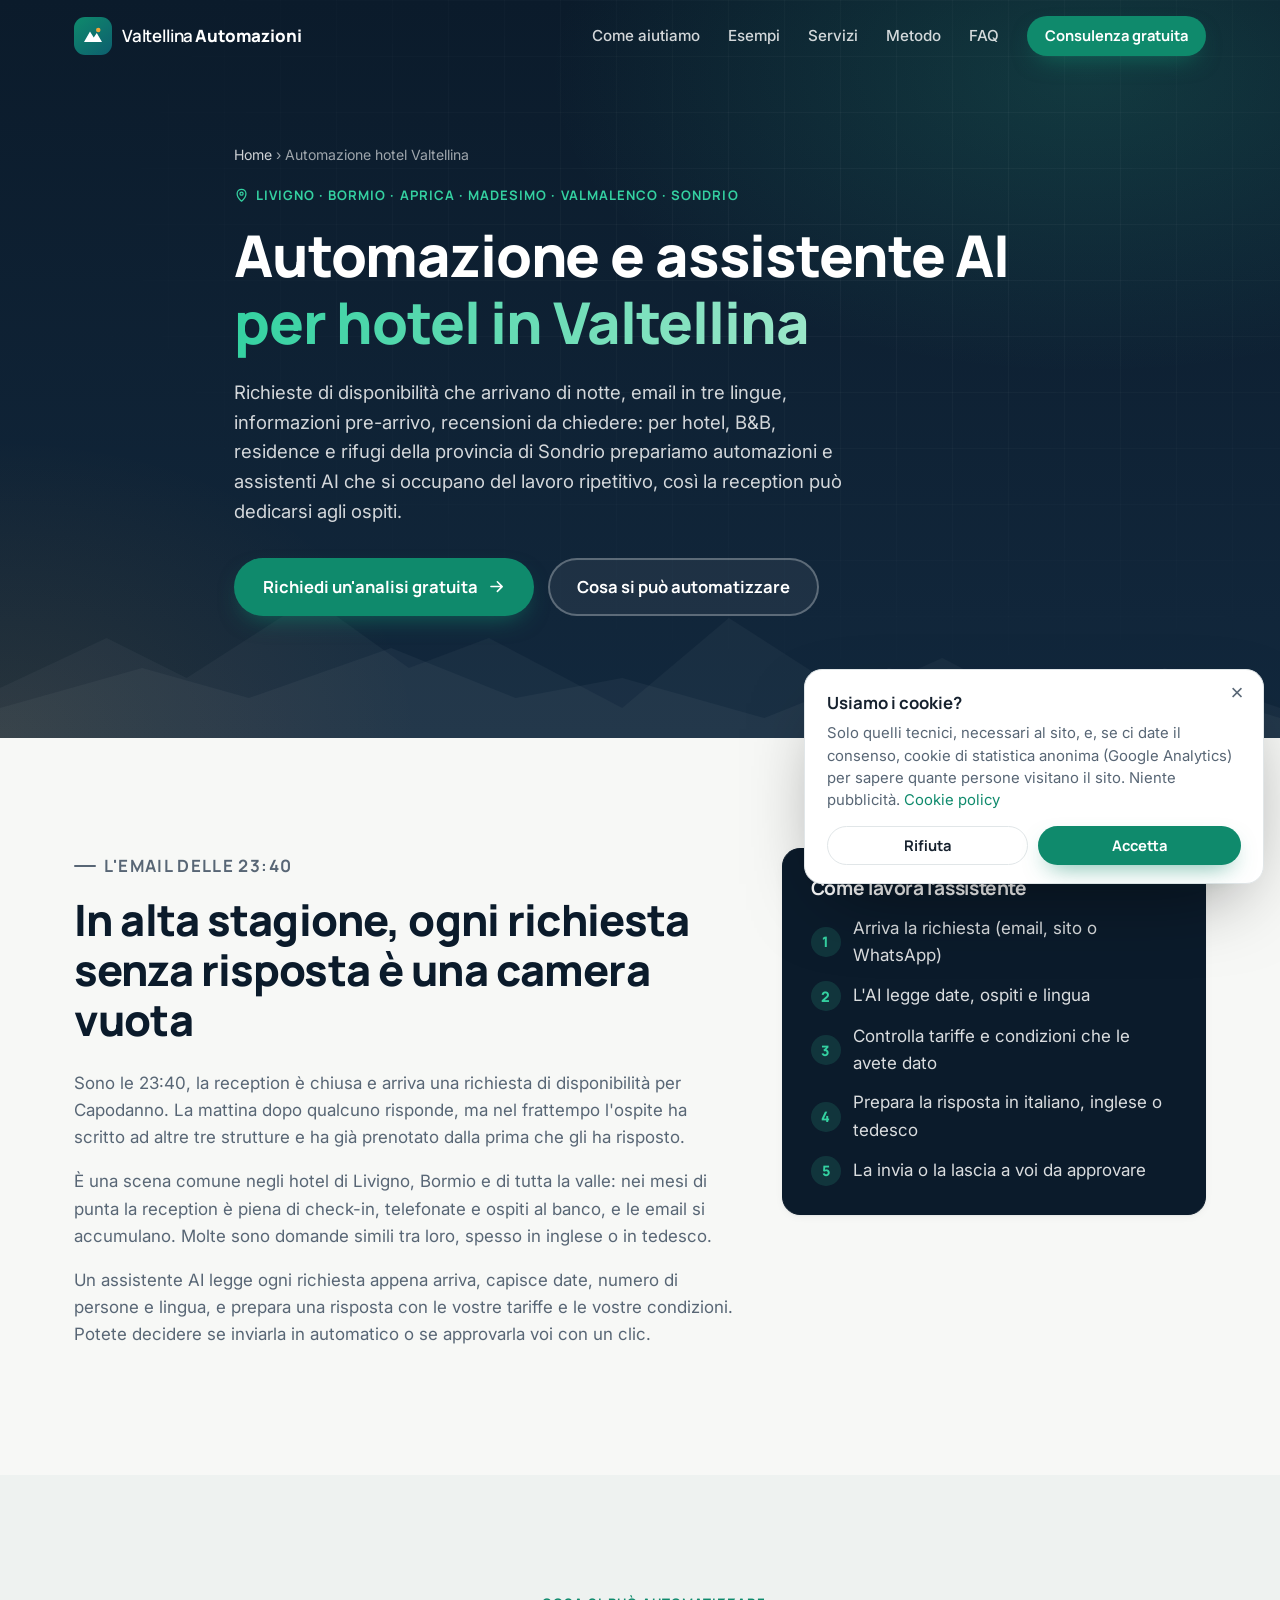
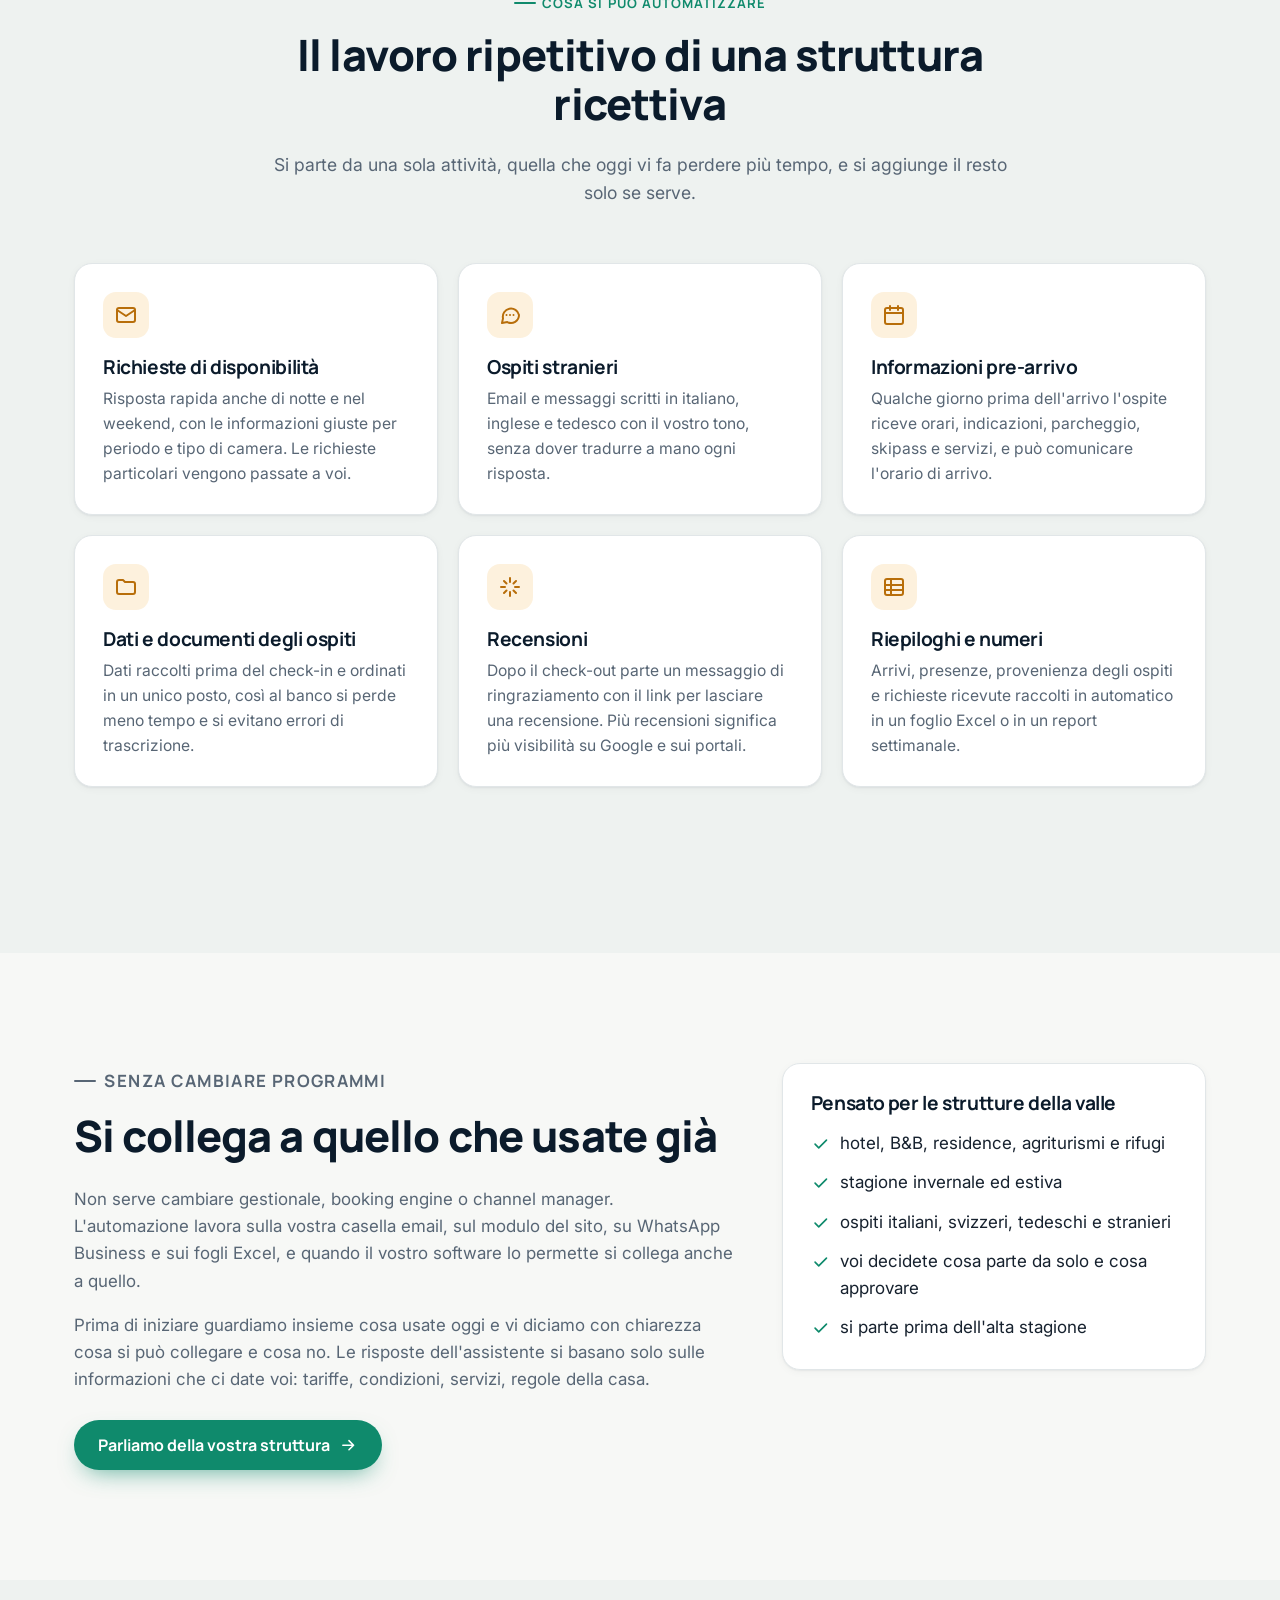
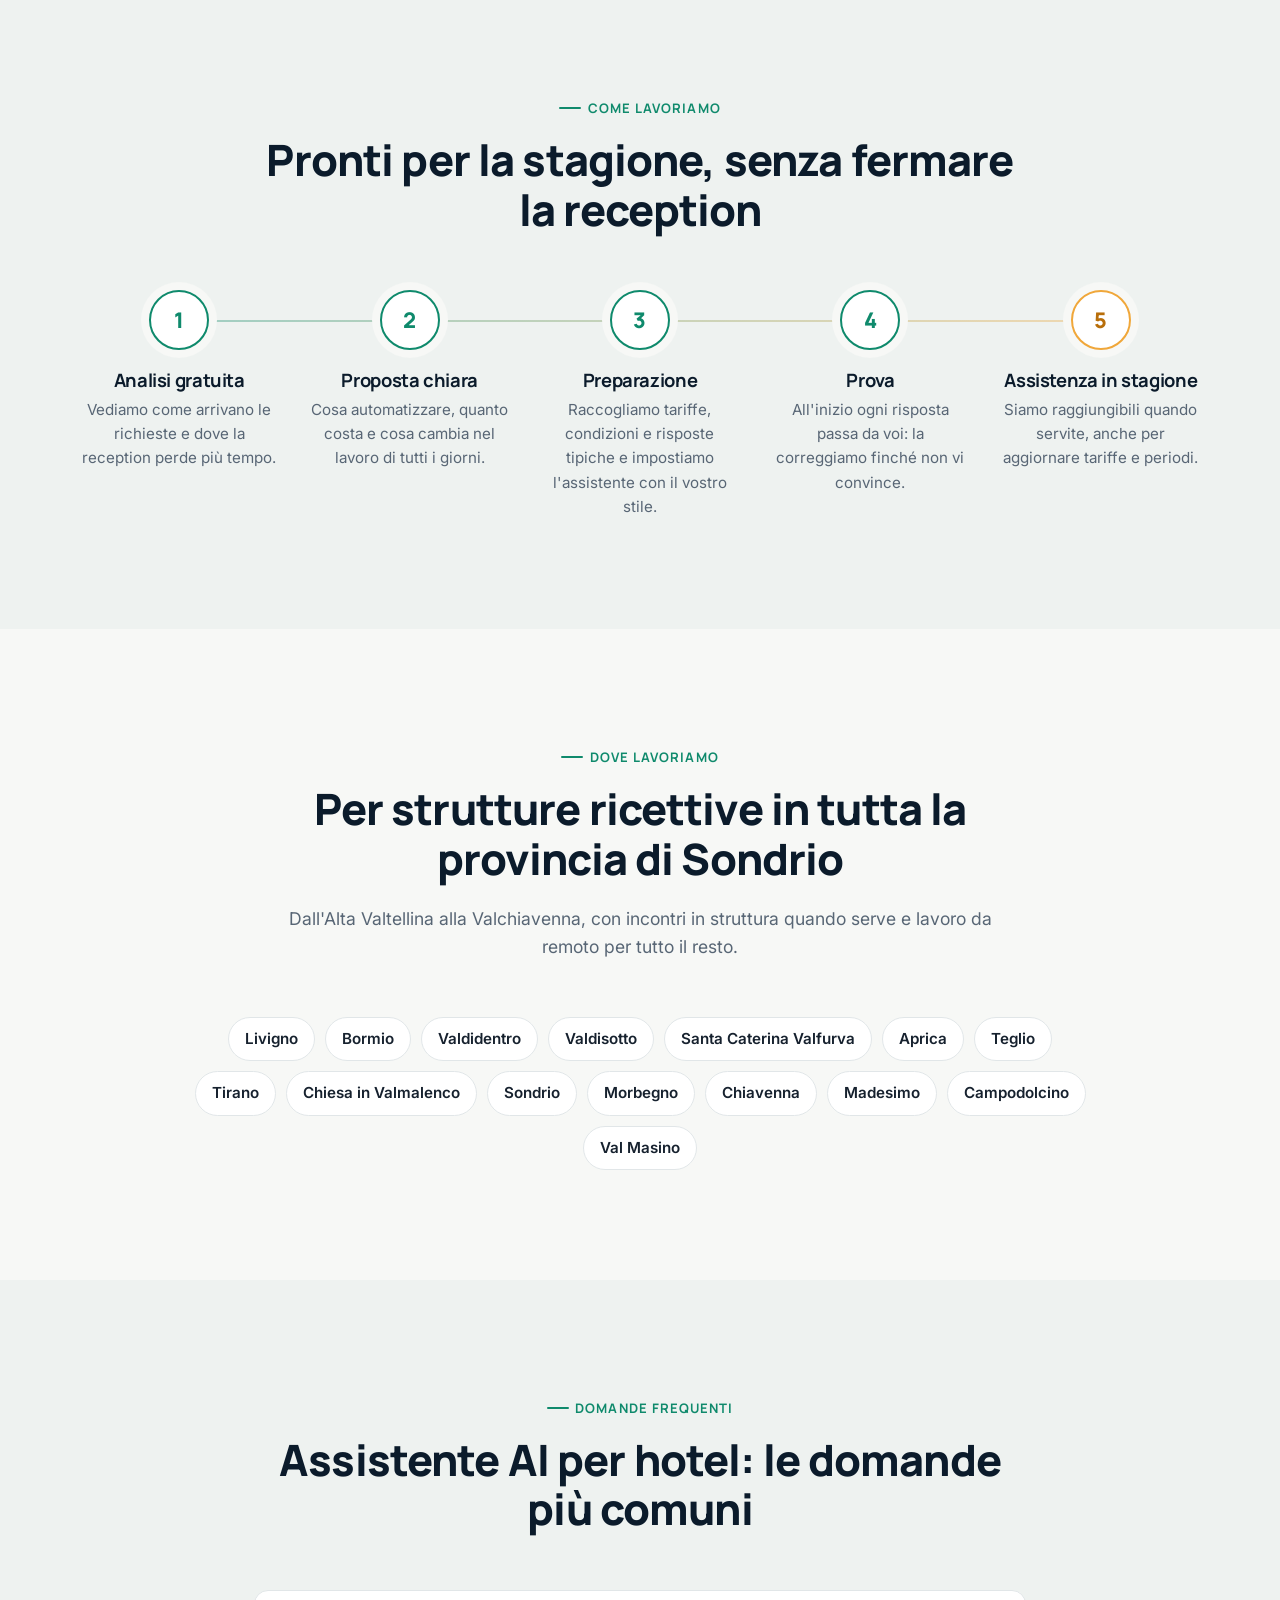
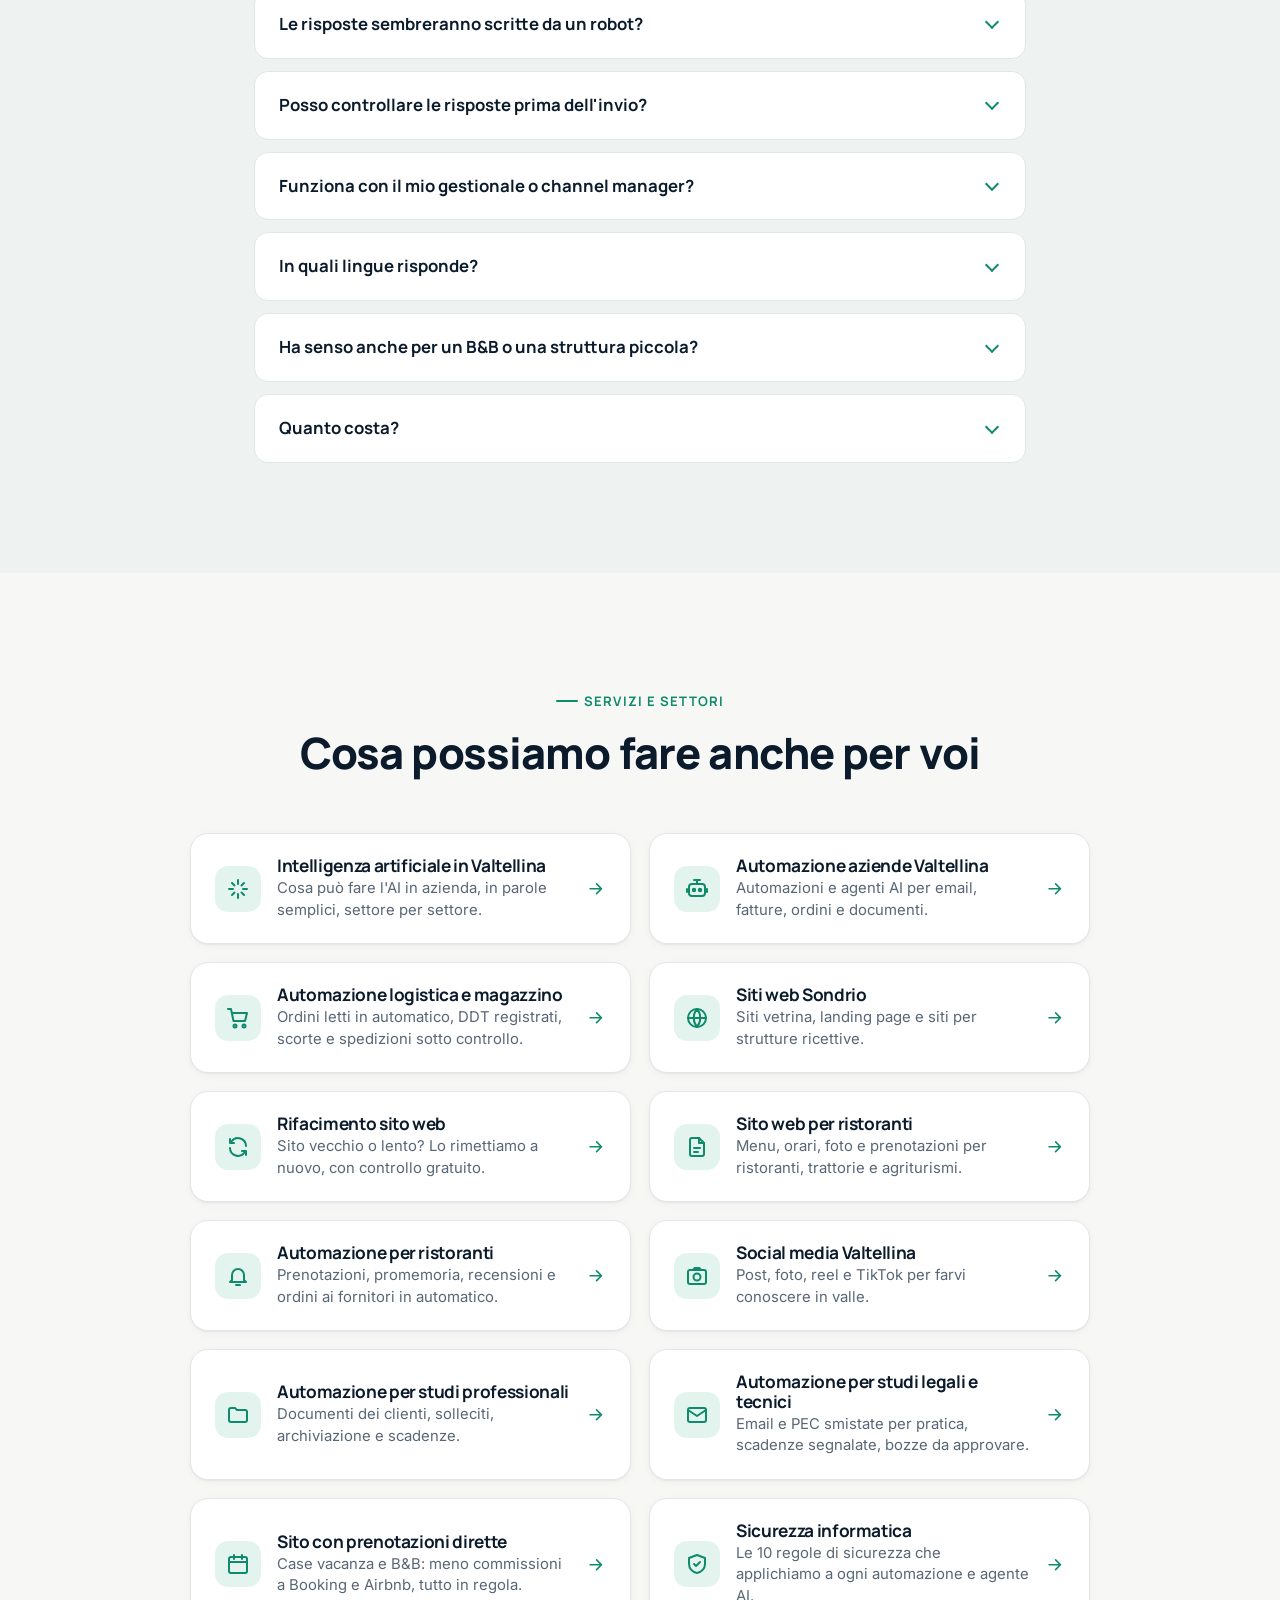
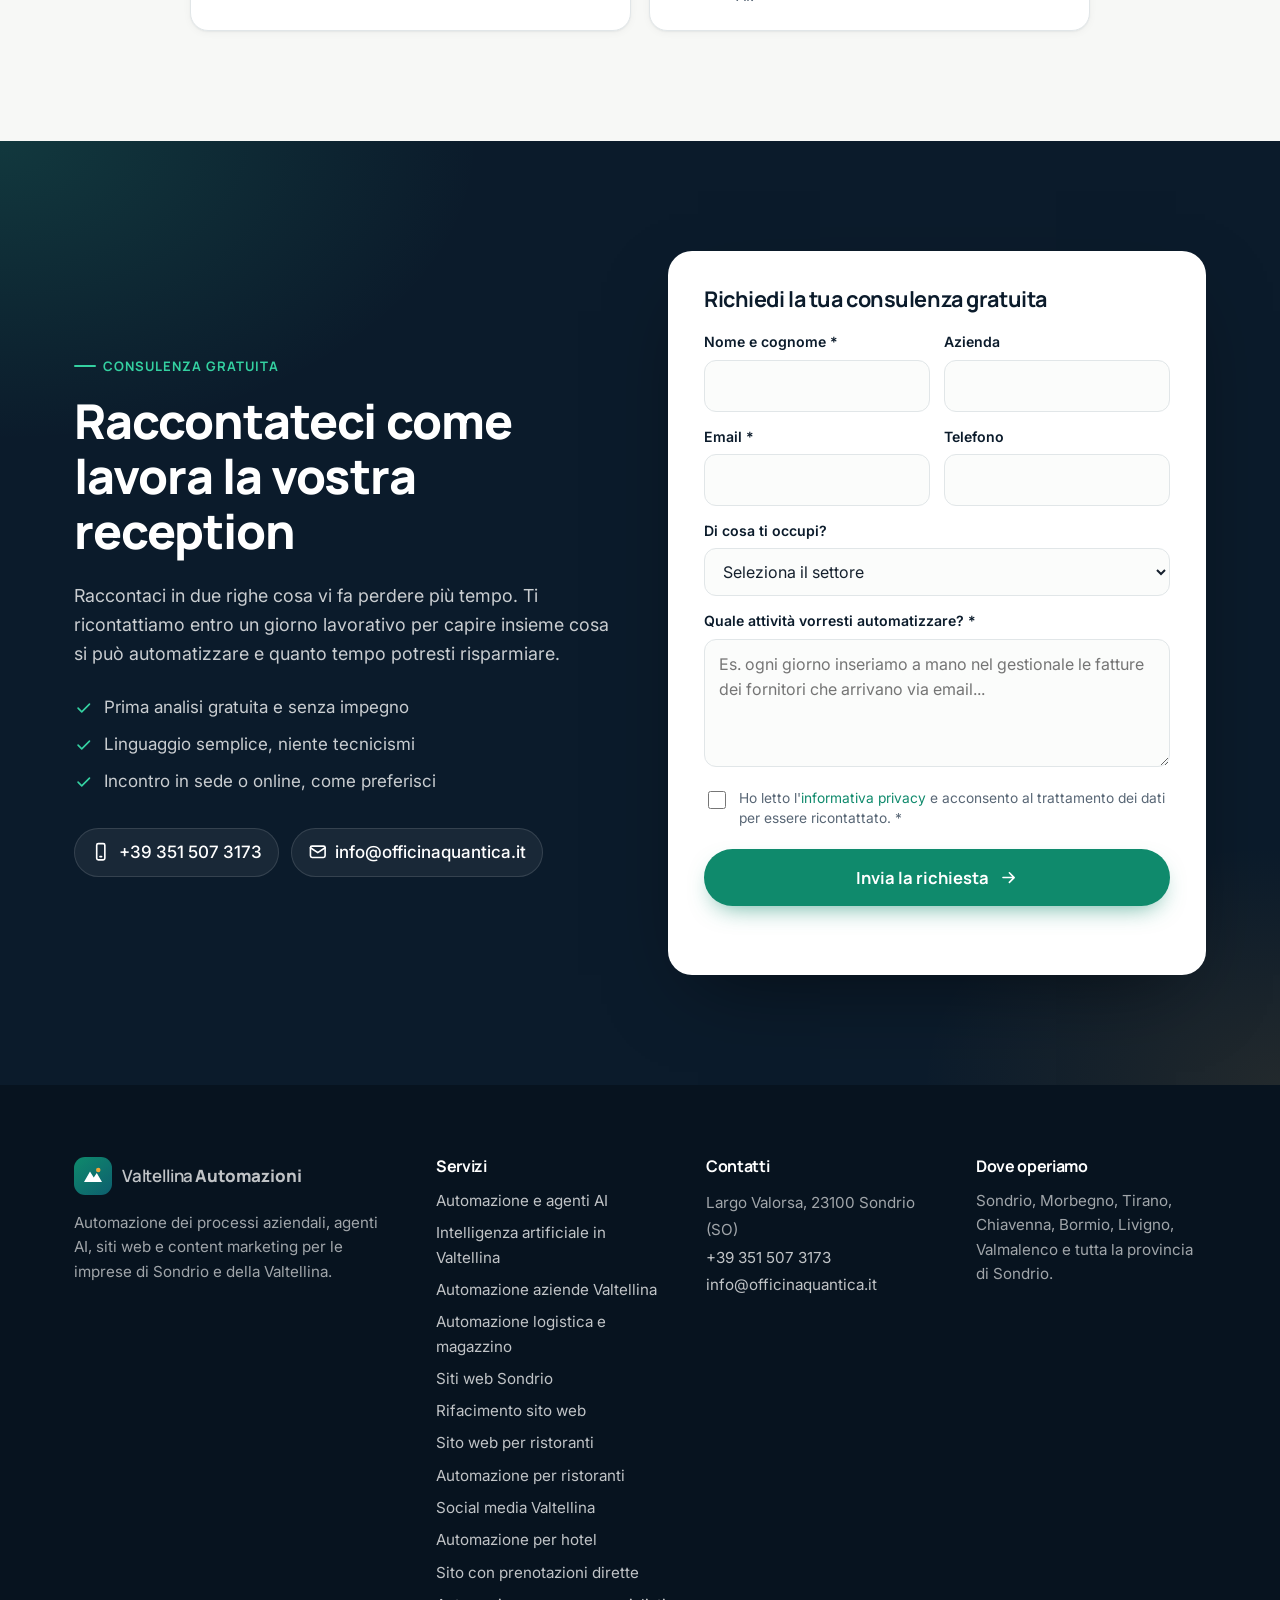
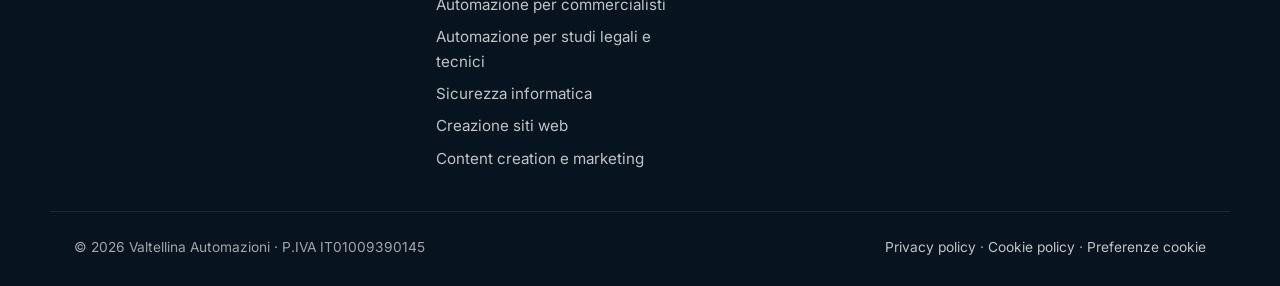
<file: automazione-hotel-valtellina/index.html>
<!DOCTYPE html>
<html lang="it">
<head>
  <meta charset="UTF-8">
  <meta name="viewport" content="width=device-width, initial-scale=1">
  <title>Automazione e assistente AI per hotel in Valtellina | Valtellina Automazioni</title>
  <meta name="description" content="Assistente AI e automazioni per hotel, B&B e rifugi di Livigno, Bormio e della Valtellina: risposte alle richieste di disponibilità anche di notte, in italiano, inglese e tedesco, info pre-arrivo e recensioni. Analisi gratuita.">
  <link rel="canonical" href="https://www.officinaquantica.it/automazione-hotel-valtellina/">
  <meta name="robots" content="index, follow">
  <meta name="geo.region" content="IT-SO">
  <meta name="geo.placename" content="Sondrio">
  <meta name="theme-color" content="#0B1B2B">
  <meta property="og:type" content="website">
  <meta property="og:locale" content="it_IT">
  <meta property="og:site_name" content="Valtellina Automazioni">
  <meta property="og:title" content="Automazione e assistente AI per hotel in Valtellina">
  <meta property="og:description" content="Richieste di disponibilità con risposta anche di notte e in tre lingue, informazioni pre-arrivo e recensioni automatiche per le strutture ricettive della provincia di Sondrio.">
  <meta property="og:url" content="https://www.officinaquantica.it/automazione-hotel-valtellina/">

  <meta property="og:image" content="https://www.officinaquantica.it/assets/og-image.jpg">
  <meta property="og:image:width" content="1200">
  <meta property="og:image:height" content="630">
  <meta property="og:image:alt" content="Valtellina Automazioni: automatizza il lavoro, fai crescere la tua azienda">
  <meta name="twitter:card" content="summary_large_image">
  <link rel="icon" href="/favicon.ico" sizes="48x48">
  <link rel="icon" href="/assets/favicon.svg" type="image/svg+xml">
  <link rel="icon" href="/favicon-96x96.png" type="image/png" sizes="96x96">
  <link rel="icon" href="/icon-192.png" type="image/png" sizes="192x192">
  <link rel="apple-touch-icon" href="/apple-touch-icon.png">
  <link rel="preconnect" href="https://fonts.googleapis.com">
  <link rel="preconnect" href="https://fonts.gstatic.com" crossorigin>
  <link href="https://fonts.googleapis.com/css2?family=Inter:wght@400;500;600&family=Manrope:wght@500;600;700;800&display=swap" rel="stylesheet">
  <link rel="stylesheet" href="/css/style.css">
  <script type="application/ld+json">
{
  "@context": "https://schema.org",
  "@type": "Service",
  "name": "Automazione e assistente AI per hotel in Valtellina",
  "serviceType": "Automazione e assistente AI per strutture ricettive",
  "url": "https://www.officinaquantica.it/automazione-hotel-valtellina/",
  "areaServed": [
    {
      "@type": "AdministrativeArea",
      "name": "Provincia di Sondrio"
    },
    {
      "@type": "Place",
      "name": "Valtellina"
    },
    {
      "@type": "Place",
      "name": "Valchiavenna"
    }
  ],
  "provider": {
    "@type": "ProfessionalService",
    "@id": "https://www.officinaquantica.it/#azienda",
    "name": "Valtellina Automazioni",
    "url": "https://www.officinaquantica.it/",
    "telephone": "+39 351 507 3173",
    "email": "info@officinaquantica.it"
  }
}
  </script>
  <script type="application/ld+json">
{
  "@context": "https://schema.org",
  "@type": "BreadcrumbList",
  "itemListElement": [
    {
      "@type": "ListItem",
      "position": 1,
      "name": "Home",
      "item": "https://www.officinaquantica.it/"
    },
    {
      "@type": "ListItem",
      "position": 2,
      "name": "Automazione hotel Valtellina",
      "item": "https://www.officinaquantica.it/automazione-hotel-valtellina/"
    }
  ]
}
  </script>
  <script type="application/ld+json">
{
  "@context": "https://schema.org",
  "@type": "FAQPage",
  "mainEntity": [
    {
      "@type": "Question",
      "name": "Le risposte sembreranno scritte da un robot?",
      "acceptedAnswer": {
        "@type": "Answer",
        "text": "No. L'assistente scrive con il tono che scegliete voi, usa il nome dell'ospite e risponde alla domanda precisa. All'inizio potete leggere e approvare ogni risposta prima che venga inviata."
      }
    },
    {
      "@type": "Question",
      "name": "Posso controllare le risposte prima dell'invio?",
      "acceptedAnswer": {
        "@type": "Answer",
        "text": "Sì. Potete scegliere di approvare tutto, solo alcuni tipi di richieste o niente. Le richieste particolari, come gruppi, reclami o eventi, vengono sempre passate a una persona."
      }
    },
    {
      "@type": "Question",
      "name": "Funziona con il mio gestionale o channel manager?",
      "acceptedAnswer": {
        "@type": "Answer",
        "text": "Dipende dal software. L'automazione lavora sempre su email, modulo del sito, WhatsApp ed Excel; con molti gestionali si può collegare anche direttamente. Lo verifichiamo insieme durante l'analisi gratuita, prima di qualsiasi preventivo."
      }
    },
    {
      "@type": "Question",
      "name": "In quali lingue risponde?",
      "acceptedAnswer": {
        "@type": "Answer",
        "text": "Italiano, inglese e tedesco senza problemi, e se serve anche altre lingue. Risponde nella lingua in cui scrive l'ospite."
      }
    },
    {
      "@type": "Question",
      "name": "Ha senso anche per un B&amp;B o una struttura piccola?",
      "acceptedAnswer": {
        "@type": "Answer",
        "text": "Sì, spesso di più: nelle strutture piccole chi risponde alle email è la stessa persona che fa colazioni, pulizie e check-in. Si può partire solo dalle richieste di disponibilità."
      }
    },
    {
      "@type": "Question",
      "name": "Quanto costa?",
      "acceptedAnswer": {
        "@type": "Answer",
        "text": "Dipende da cosa volete automatizzare. Dopo l'analisi gratuita ricevete un preventivo chiaro, così potete valutare se conviene prima di iniziare."
      }
    }
  ]
}
  </script>
</head>
<body>

  <!-- Icone SVG riutilizzabili -->
  <svg width="0" height="0" style="position:absolute" aria-hidden="true">
    <defs>
      <symbol id="i-mail" viewBox="0 0 24 24"><rect x="3" y="5" width="18" height="14" rx="2"/><path d="m3 7 9 6 9-6"/></symbol>
      <symbol id="i-file" viewBox="0 0 24 24"><path d="M14 3H7a2 2 0 0 0-2 2v14a2 2 0 0 0 2 2h10a2 2 0 0 0 2-2V8z"/><path d="M14 3v5h5M9 13h6M9 17h4"/></symbol>
      <symbol id="i-sheet" viewBox="0 0 24 24"><rect x="3" y="4" width="18" height="16" rx="2"/><path d="M3 10h18M3 15h18M9 4v16"/></symbol>
      <symbol id="i-chart" viewBox="0 0 24 24"><path d="M4 20V10M10 20V4M16 20v-7M22 20H2"/></symbol>
      <symbol id="i-cart" viewBox="0 0 24 24"><circle cx="9" cy="20" r="1.5"/><circle cx="18" cy="20" r="1.5"/><path d="M2 3h3l2.5 12h11.5l2-8H6.2"/></symbol>
      <symbol id="i-link" viewBox="0 0 24 24"><path d="M10 14a5 5 0 0 0 7 0l3-3a5 5 0 0 0-7-7l-1 1"/><path d="M14 10a5 5 0 0 0-7 0l-3 3a5 5 0 0 0 7 7l1-1"/></symbol>
      <symbol id="i-chat" viewBox="0 0 24 24"><path d="M21 12a8 8 0 0 1-11.6 7.1L4 20l1-4.6A8 8 0 1 1 21 12z"/><path d="M8.5 12h.01M12 12h.01M15.5 12h.01"/></symbol>
      <symbol id="i-clock" viewBox="0 0 24 24"><circle cx="12" cy="12" r="9"/><path d="M12 7v5l3 2"/></symbol>
      <symbol id="i-spark" viewBox="0 0 24 24"><path d="M12 3v4M12 17v4M3 12h4M17 12h4M6 6l2.5 2.5M15.5 15.5 18 18M6 18l2.5-2.5M15.5 8.5 18 6"/></symbol>
      <symbol id="i-brain" viewBox="0 0 24 24"><rect x="4" y="7" width="16" height="12" rx="3"/><path d="M12 7V3M9 3h6"/><circle cx="9" cy="13" r="1.2"/><circle cx="15" cy="13" r="1.2"/><path d="M2 12v3M22 12v3"/></symbol>
      <symbol id="i-check" viewBox="0 0 24 24"><path d="m5 12.5 4.5 4.5L19 7.5"/></symbol>
      <symbol id="i-arrow" viewBox="0 0 24 24"><path d="M5 12h14M13 6l6 6-6 6"/></symbol>
      <symbol id="i-globe" viewBox="0 0 24 24"><circle cx="12" cy="12" r="9"/><path d="M3 12h18M12 3a14 14 0 0 1 0 18M12 3a14 14 0 0 0 0 18"/></symbol>
      <symbol id="i-camera" viewBox="0 0 24 24"><rect x="3" y="6" width="18" height="14" rx="2"/><circle cx="12" cy="13" r="3.5"/><path d="M8 6l1.5-2h5L16 6"/></symbol>
      <symbol id="i-search" viewBox="0 0 24 24"><circle cx="11" cy="11" r="7"/><path d="m20 20-3.5-3.5"/></symbol>
      <symbol id="i-user" viewBox="0 0 24 24"><circle cx="12" cy="8" r="4"/><path d="M4 21a8 8 0 0 1 16 0"/></symbol>
      <symbol id="i-pin" viewBox="0 0 24 24"><path d="M12 21s-7-6.2-7-12a7 7 0 0 1 14 0c0 5.8-7 12-7 12z"/><circle cx="12" cy="9" r="2.5"/></symbol>
      <symbol id="i-puzzle" viewBox="0 0 24 24"><path d="M10 3h4v3a2 2 0 1 0 4 0V3h3v7h-3a2 2 0 1 0 0 4h3v7h-7v-3a2 2 0 1 0-4 0v3H3v-7h3a2 2 0 1 0 0-4H3V3h7z"/></symbol>
      <symbol id="i-step" viewBox="0 0 24 24"><path d="M4 18h5v-5h5V8h6"/><circle cx="20" cy="8" r="1.5"/></symbol>
      <symbol id="i-shield" viewBox="0 0 24 24"><path d="M12 3 4 6v6c0 4.5 3.4 8.3 8 9 4.6-.7 8-4.5 8-9V6z"/><path d="m9 12 2 2 4-4"/></symbol>
      <symbol id="i-phone" viewBox="0 0 24 24"><rect x="7" y="2" width="10" height="20" rx="2"/><path d="M11 18h2"/></symbol>
      <symbol id="i-calendar" viewBox="0 0 24 24"><rect x="3" y="5" width="18" height="16" rx="2"/><path d="M3 10h18M8 3v4M16 3v4"/></symbol>
      <symbol id="i-folder" viewBox="0 0 24 24"><path d="M3 7a2 2 0 0 1 2-2h4l2 2h8a2 2 0 0 1 2 2v8a2 2 0 0 1-2 2H5a2 2 0 0 1-2-2z"/></symbol>
      <symbol id="i-bell" viewBox="0 0 24 24"><path d="M6 16V11a6 6 0 0 1 12 0v5l2 2H4z"/><path d="M10 21h4"/></symbol>
      <symbol id="i-refresh" viewBox="0 0 24 24"><path d="M20 11a8 8 0 0 0-14.5-4.5L4 8M4 4v4h4M4 13a8 8 0 0 0 14.5 4.5L20 16M20 20v-4h-4"/></symbol>
      <symbol id="i-lock" viewBox="0 0 24 24"><rect x="5" y="11" width="14" height="10" rx="2"/><path d="M8 11V7a4 4 0 0 1 8 0v4"/><path d="M12 15v2"/></symbol>
      <symbol id="i-key" viewBox="0 0 24 24"><circle cx="8" cy="15" r="4"/><path d="m11 12 9-9M17 6l3 3M15 8l2 2"/></symbol>
    </defs>
  </svg>

  <a class="skip-link" href="#contenuto">Vai al contenuto</a>

  <!-- ===== HEADER ===== -->
  <header class="header" id="top">
    <div class="container header__inner">
      <a href="/" class="logo" aria-label="Valtellina Automazioni - torna all'inizio">
        <span class="logo__mark" aria-hidden="true">
          <svg viewBox="0 0 32 32"><path d="M4 24 12 10l5 8 4-6 7 12z" fill="currentColor"/><circle cx="23" cy="8" r="3" fill="var(--warm)"/></svg>
        </span>
        <span class="logo__text">Valtellina<strong>Automazioni</strong></span>
      </a>

      <nav class="nav" id="nav" aria-label="Navigazione principale">
        <a href="/#soluzione">Come aiutiamo</a>
        <a href="/#esempi">Esempi</a>
        <a href="/#servizi">Servizi</a>
        <a href="/#metodo">Metodo</a>
        <a href="#faq">FAQ</a>
        <a href="#contatti" class="btn btn--primary btn--sm nav__cta">Consulenza gratuita</a>
      </nav>

      <button class="nav-toggle" aria-label="Apri il menu" aria-expanded="false" aria-controls="nav">
        <span></span><span></span><span></span>
      </button>
    </div>
  </header>

  <main id="contenuto">
    <!-- HERO PAGINA -->
    <section class="hero hero--page">
      <div class="hero__bg" aria-hidden="true"></div>
      <div class="container hero__grid">
        <div class="hero__copy">
          <nav class="crumbs" aria-label="Percorso"><a href="/">Home</a> <span aria-hidden="true">›</span> <span>Automazione hotel Valtellina</span></nav>
          <p class="eyebrow eyebrow--light"><svg class="ic"><use href="#i-pin"/></svg> Livigno · Bormio · Aprica · Madesimo · Valmalenco · Sondrio</p>
          <h1>Automazione e assistente AI <span class="hl">per hotel in Valtellina</span></h1>
          <p class="hero__lead">Richieste di disponibilità che arrivano di notte, email in tre lingue, informazioni pre-arrivo, recensioni da chiedere: per hotel, B&amp;B, residence e rifugi della provincia di Sondrio prepariamo automazioni e assistenti AI che si occupano del lavoro ripetitivo, così la reception può dedicarsi agli ospiti.</p>
          <div class="hero__ctas">
            <a href="#contatti" class="btn btn--primary btn--lg">Richiedi un'analisi gratuita <svg class="ic"><use href="#i-arrow"/></svg></a>
            <a href="#cosa-automatizzare" class="btn btn--ghost btn--lg">Cosa si può automatizzare</a>
          </div>
        </div>
      </div>
    </section>

    <!-- IL PROBLEMA -->
    <section class="section">
      <div class="container prose-grid">
        <div class="prose reveal">
          <p class="eyebrow">L'email delle 23:40</p>
          <h2>In alta stagione, ogni richiesta senza risposta è una camera vuota</h2>
          <p>Sono le 23:40, la reception è chiusa e arriva una richiesta di disponibilità per Capodanno. La mattina dopo qualcuno risponde, ma nel frattempo l'ospite ha scritto ad altre tre strutture e ha già prenotato dalla prima che gli ha risposto.</p>
          <p>È una scena comune negli hotel di Livigno, Bormio e di tutta la valle: nei mesi di punta la reception è piena di check-in, telefonate e ospiti al banco, e le email si accumulano. Molte sono domande simili tra loro, spesso in inglese o in tedesco.</p>
          <p>Un assistente AI legge ogni richiesta appena arriva, capisce date, numero di persone e lingua, e prepara una risposta con le vostre tariffe e le vostre condizioni. Potete decidere se inviarla in automatico o se approvarla voi con un clic.</p>
        </div>
        <aside class="note-card note-card--dark reveal">
          <h3>Come lavora l'assistente</h3>
          <ol class="mini-flow">
            <li><span>1</span> Arriva la richiesta (email, sito o WhatsApp)</li>
            <li><span>2</span> L'AI legge date, ospiti e lingua</li>
            <li><span>3</span> Controlla tariffe e condizioni che le avete dato</li>
            <li><span>4</span> Prepara la risposta in italiano, inglese o tedesco</li>
            <li><span>5</span> La invia o la lascia a voi da approvare</li>
          </ol>
        </aside>
      </div>
    </section>

    <!-- COSA AUTOMATIZZARE -->
    <section class="section section--tint" id="cosa-automatizzare">
      <div class="container">
        <div class="section__head reveal">
          <p class="eyebrow">Cosa si può automatizzare</p>
          <h2>Il lavoro ripetitivo di una struttura ricettiva</h2>
          <p class="section__lead">Si parte da una sola attività, quella che oggi vi fa perdere più tempo, e si aggiunge il resto solo se serve.</p>
        </div>
        <div class="pain-grid">
          <article class="pain reveal">
            <svg class="pain__ic"><use href="#i-mail"/></svg>
            <h3>Richieste di disponibilità</h3>
            <p>Risposta rapida anche di notte e nel weekend, con le informazioni giuste per periodo e tipo di camera. Le richieste particolari vengono passate a voi.</p>
          </article>
          <article class="pain reveal">
            <svg class="pain__ic"><use href="#i-chat"/></svg>
            <h3>Ospiti stranieri</h3>
            <p>Email e messaggi scritti in italiano, inglese e tedesco con il vostro tono, senza dover tradurre a mano ogni risposta.</p>
          </article>
          <article class="pain reveal">
            <svg class="pain__ic"><use href="#i-calendar"/></svg>
            <h3>Informazioni pre-arrivo</h3>
            <p>Qualche giorno prima dell'arrivo l'ospite riceve orari, indicazioni, parcheggio, skipass e servizi, e può comunicare l'orario di arrivo.</p>
          </article>
          <article class="pain reveal">
            <svg class="pain__ic"><use href="#i-folder"/></svg>
            <h3>Dati e documenti degli ospiti</h3>
            <p>Dati raccolti prima del check-in e ordinati in un unico posto, così al banco si perde meno tempo e si evitano errori di trascrizione.</p>
          </article>
          <article class="pain reveal">
            <svg class="pain__ic"><use href="#i-spark"/></svg>
            <h3>Recensioni</h3>
            <p>Dopo il check-out parte un messaggio di ringraziamento con il link per lasciare una recensione. Più recensioni significa più visibilità su Google e sui portali.</p>
          </article>
          <article class="pain reveal">
            <svg class="pain__ic"><use href="#i-sheet"/></svg>
            <h3>Riepiloghi e numeri</h3>
            <p>Arrivi, presenze, provenienza degli ospiti e richieste ricevute raccolti in automatico in un foglio Excel o in un report settimanale.</p>
          </article>
        </div>
      </div>
    </section>

    <!-- PROGRAMMI -->
    <section class="section">
      <div class="container prose-grid">
        <div class="prose reveal">
          <p class="eyebrow">Senza cambiare programmi</p>
          <h2>Si collega a quello che usate già</h2>
          <p>Non serve cambiare gestionale, booking engine o channel manager. L'automazione lavora sulla vostra casella email, sul modulo del sito, su WhatsApp Business e sui fogli Excel, e quando il vostro software lo permette si collega anche a quello.</p>
          <p>Prima di iniziare guardiamo insieme cosa usate oggi e vi diciamo con chiarezza cosa si può collegare e cosa no. Le risposte dell'assistente si basano solo sulle informazioni che ci date voi: tariffe, condizioni, servizi, regole della casa.</p>
          <a href="#contatti" class="btn btn--primary">Parliamo della vostra struttura <svg class="ic"><use href="#i-arrow"/></svg></a>
        </div>
        <aside class="note-card reveal">
          <h3>Pensato per le strutture della valle</h3>
          <ul>
            <li><svg class="ic"><use href="#i-check"/></svg> hotel, B&amp;B, residence, agriturismi e rifugi</li>
            <li><svg class="ic"><use href="#i-check"/></svg> stagione invernale ed estiva</li>
            <li><svg class="ic"><use href="#i-check"/></svg> ospiti italiani, svizzeri, tedeschi e stranieri</li>
            <li><svg class="ic"><use href="#i-check"/></svg> voi decidete cosa parte da solo e cosa approvare</li>
            <li><svg class="ic"><use href="#i-check"/></svg> si parte prima dell'alta stagione</li>
          </ul>
        </aside>
      </div>
    </section>

    <!-- METODO -->
    <section class="section section--tint">
      <div class="container">
        <div class="section__head reveal">
          <p class="eyebrow">Come lavoriamo</p>
          <h2>Pronti per la stagione, senza fermare la reception</h2>
        </div>
        <ol class="steps">
          <li class="step reveal"><span class="step__num">1</span><h3>Analisi gratuita</h3><p>Vediamo come arrivano le richieste e dove la reception perde più tempo.</p></li>
          <li class="step reveal"><span class="step__num">2</span><h3>Proposta chiara</h3><p>Cosa automatizzare, quanto costa e cosa cambia nel lavoro di tutti i giorni.</p></li>
          <li class="step reveal"><span class="step__num">3</span><h3>Preparazione</h3><p>Raccogliamo tariffe, condizioni e risposte tipiche e impostiamo l'assistente con il vostro stile.</p></li>
          <li class="step reveal"><span class="step__num">4</span><h3>Prova</h3><p>All'inizio ogni risposta passa da voi: la correggiamo finché non vi convince.</p></li>
          <li class="step reveal"><span class="step__num">5</span><h3>Assistenza in stagione</h3><p>Siamo raggiungibili quando servite, anche per aggiornare tariffe e periodi.</p></li>
        </ol>
      </div>
    </section>

    <!-- ZONE -->
    <section class="section">
      <div class="container">
        <div class="section__head reveal">
          <p class="eyebrow">Dove lavoriamo</p>
          <h2>Per strutture ricettive in tutta la provincia di Sondrio</h2>
          <p class="section__lead">Dall'Alta Valtellina alla Valchiavenna, con incontri in struttura quando serve e lavoro da remoto per tutto il resto.</p>
        </div>
        <ul class="zones reveal">
          <li>Livigno</li><li>Bormio</li><li>Valdidentro</li><li>Valdisotto</li><li>Santa Caterina Valfurva</li><li>Aprica</li><li>Teglio</li><li>Tirano</li><li>Chiesa in Valmalenco</li><li>Sondrio</li><li>Morbegno</li><li>Chiavenna</li><li>Madesimo</li><li>Campodolcino</li><li>Val Masino</li>
        </ul>
      </div>
    </section>

    <!-- FAQ -->
    <section class="section section--tint" id="faq">
      <div class="container container--narrow">
        <div class="section__head reveal">
          <p class="eyebrow">Domande frequenti</p>
          <h2>Assistente AI per hotel: le domande più comuni</h2>
        </div>
        <div class="faq reveal">
          <details><summary>Le risposte sembreranno scritte da un robot?</summary><p>No. L'assistente scrive con il tono che scegliete voi, usa il nome dell'ospite e risponde alla domanda precisa. All'inizio potete leggere e approvare ogni risposta prima che venga inviata.</p></details>
          <details><summary>Posso controllare le risposte prima dell'invio?</summary><p>Sì. Potete scegliere di approvare tutto, solo alcuni tipi di richieste o niente. Le richieste particolari, come gruppi, reclami o eventi, vengono sempre passate a una persona.</p></details>
          <details><summary>Funziona con il mio gestionale o channel manager?</summary><p>Dipende dal software. L'automazione lavora sempre su email, modulo del sito, WhatsApp ed Excel; con molti gestionali si può collegare anche direttamente. Lo verifichiamo insieme durante l'analisi gratuita, prima di qualsiasi preventivo.</p></details>
          <details><summary>In quali lingue risponde?</summary><p>Italiano, inglese e tedesco senza problemi, e se serve anche altre lingue. Risponde nella lingua in cui scrive l'ospite.</p></details>
          <details><summary>Ha senso anche per un B&amp;B o una struttura piccola?</summary><p>Sì, spesso di più: nelle strutture piccole chi risponde alle email è la stessa persona che fa colazioni, pulizie e check-in. Si può partire solo dalle richieste di disponibilità.</p></details>
          <details><summary>Quanto costa?</summary><p>Dipende da cosa volete automatizzare. Dopo l'analisi gratuita ricevete un preventivo chiaro, così potete valutare se conviene prima di iniziare.</p></details>
        </div>
      </div>
    </section>

    <!-- ALTRI SERVIZI -->
    <section class="section section--related">
      <div class="container">
        <div class="section__head reveal"><p class="eyebrow">Servizi e settori</p><h2>Cosa possiamo fare anche per voi</h2></div>
        <div class="related">
          <a class="related__item reveal" href="/intelligenza-artificiale-valtellina/"><svg class="ic"><use href="#i-spark"/></svg><div><h3>Intelligenza artificiale in Valtellina</h3><p>Cosa può fare l'AI in azienda, in parole semplici, settore per settore.</p></div><svg class="ic related__go"><use href="#i-arrow"/></svg></a>
          <a class="related__item reveal" href="/automazione-aziende-valtellina/"><svg class="ic"><use href="#i-brain"/></svg><div><h3>Automazione aziende Valtellina</h3><p>Automazioni e agenti AI per email, fatture, ordini e documenti.</p></div><svg class="ic related__go"><use href="#i-arrow"/></svg></a>
          <a class="related__item reveal" href="/automazione-logistica-magazzino-sondrio/"><svg class="ic"><use href="#i-cart"/></svg><div><h3>Automazione logistica e magazzino</h3><p>Ordini letti in automatico, DDT registrati, scorte e spedizioni sotto controllo.</p></div><svg class="ic related__go"><use href="#i-arrow"/></svg></a>
          <a class="related__item reveal" href="/siti-web-sondrio/"><svg class="ic"><use href="#i-globe"/></svg><div><h3>Siti web Sondrio</h3><p>Siti vetrina, landing page e siti per strutture ricettive.</p></div><svg class="ic related__go"><use href="#i-arrow"/></svg></a>
          <a class="related__item reveal" href="/rifacimento-sito-web-sondrio/"><svg class="ic"><use href="#i-refresh"/></svg><div><h3>Rifacimento sito web</h3><p>Sito vecchio o lento? Lo rimettiamo a nuovo, con controllo gratuito.</p></div><svg class="ic related__go"><use href="#i-arrow"/></svg></a>
          <a class="related__item reveal" href="/sito-web-ristoranti-valtellina/"><svg class="ic"><use href="#i-file"/></svg><div><h3>Sito web per ristoranti</h3><p>Menu, orari, foto e prenotazioni per ristoranti, trattorie e agriturismi.</p></div><svg class="ic related__go"><use href="#i-arrow"/></svg></a>
          <a class="related__item reveal" href="/automazione-ristoranti-valtellina/"><svg class="ic"><use href="#i-bell"/></svg><div><h3>Automazione per ristoranti</h3><p>Prenotazioni, promemoria, recensioni e ordini ai fornitori in automatico.</p></div><svg class="ic related__go"><use href="#i-arrow"/></svg></a>
          <a class="related__item reveal" href="/social-media-valtellina/"><svg class="ic"><use href="#i-camera"/></svg><div><h3>Social media Valtellina</h3><p>Post, foto, reel e TikTok per farvi conoscere in valle.</p></div><svg class="ic related__go"><use href="#i-arrow"/></svg></a>
          <a class="related__item reveal" href="/automazione-commercialisti-sondrio/"><svg class="ic"><use href="#i-folder"/></svg><div><h3>Automazione per studi professionali</h3><p>Documenti dei clienti, solleciti, archiviazione e scadenze.</p></div><svg class="ic related__go"><use href="#i-arrow"/></svg></a>
          <a class="related__item reveal" href="/automazione-studi-legali-tecnici-sondrio/"><svg class="ic"><use href="#i-mail"/></svg><div><h3>Automazione per studi legali e tecnici</h3><p>Email e PEC smistate per pratica, scadenze segnalate, bozze da approvare.</p></div><svg class="ic related__go"><use href="#i-arrow"/></svg></a>
          <a class="related__item reveal" href="/sito-prenotazioni-dirette-case-vacanza/"><svg class="ic"><use href="#i-calendar"/></svg><div><h3>Sito con prenotazioni dirette</h3><p>Case vacanza e B&B: meno commissioni a Booking e Airbnb, tutto in regola.</p></div><svg class="ic related__go"><use href="#i-arrow"/></svg></a>
          <a class="related__item reveal" href="/sicurezza-informatica-automazioni/"><svg class="ic"><use href="#i-shield"/></svg><div><h3>Sicurezza informatica</h3><p>Le 10 regole di sicurezza che applichiamo a ogni automazione e agente AI.</p></div><svg class="ic related__go"><use href="#i-arrow"/></svg></a>
        </div>
      </div>
    </section>

    <!-- ===== 8. CTA FINALE / CONTATTI ===== -->
    <section class="section section--cta" id="contatti">
      <div class="container cta">
        <div class="cta__copy reveal">
          <p class="eyebrow eyebrow--light">Consulenza gratuita</p>
          <h2>Raccontateci come lavora la vostra reception</h2>
          <p class="cta__lead">Raccontaci in due righe cosa vi fa perdere più tempo. Ti ricontattiamo entro un giorno lavorativo per capire insieme cosa si può automatizzare e quanto tempo potresti risparmiare.</p>
          <ul class="cta__points">
            <li><svg class="ic"><use href="#i-check"/></svg> Prima analisi gratuita e senza impegno</li>
            <li><svg class="ic"><use href="#i-check"/></svg> Linguaggio semplice, niente tecnicismi</li>
            <li><svg class="ic"><use href="#i-check"/></svg> Incontro in sede o online, come preferisci</li>
          </ul>
          <div class="cta__direct">
            <a href="tel:+393515073173"><svg class="ic"><use href="#i-phone"/></svg> +39 351 507 3173</a>
            <a href="mailto:info@officinaquantica.it"><svg class="ic"><use href="#i-mail"/></svg> info@officinaquantica.it</a>
          </div>
        </div>

        <form class="form reveal" id="contact-form" action="https://formsubmit.co/ajax/info@officinaquantica.it" method="POST" novalidate>
          <input type="hidden" name="_subject" value="Nuova richiesta dal sito: pagina Automazione hotel Valtellina">
          <input type="hidden" name="_template" value="table">
          <input type="text" name="_honey" tabindex="-1" autocomplete="off" aria-hidden="true" style="position:absolute;left:-9999px">
          <h3 class="form__title">Richiedi la tua consulenza gratuita</h3>
          <div class="form__row">
            <label class="field">
              <span>Nome e cognome *</span>
              <input type="text" name="nome" autocomplete="name" required>
            </label>
            <label class="field">
              <span>Azienda</span>
              <input type="text" name="azienda" autocomplete="organization">
            </label>
          </div>
          <div class="form__row">
            <label class="field">
              <span>Email *</span>
              <input type="email" name="email" autocomplete="email" required>
            </label>
            <label class="field">
              <span>Telefono</span>
              <input type="tel" name="telefono" autocomplete="tel">
            </label>
          </div>
          <label class="field">
            <span>Di cosa ti occupi?</span>
            <select name="settore">
              <option value="">Seleziona il settore</option>
              <option>Azienda / PMI</option>
              <option>Studio professionale</option>
              <option>Negozio / Commercio</option>
              <option>Ristorante / Struttura ricettiva</option>
              <option>Artigiano</option>
              <option>Altro</option>
            </select>
          </label>
          <label class="field">
            <span>Quale attività vorresti automatizzare? *</span>
            <textarea name="messaggio" rows="4" required placeholder="Es. ogni giorno inseriamo a mano nel gestionale le fatture dei fornitori che arrivano via email..."></textarea>
          </label>
          <label class="check">
            <input type="checkbox" name="privacy" required>
            <span>Ho letto l'<a href="/privacy.html">informativa privacy</a> e acconsento al trattamento dei dati per essere ricontattato. *</span>
          </label>
          <button type="submit" class="btn btn--primary btn--lg btn--block">Invia la richiesta <svg class="ic"><use href="#i-arrow"/></svg></button>
          <p class="form__msg" id="form-msg" role="status" aria-live="polite"></p>
        </form>
      </div>
    </section>
  </main>

  <!-- ===== FOOTER ===== -->
  <footer class="footer">
    <div class="container footer__grid">
      <div>
        <a href="/" class="logo logo--footer" aria-label="Valtellina Automazioni">
          <span class="logo__mark" aria-hidden="true">
            <svg viewBox="0 0 32 32"><path d="M4 24 12 10l5 8 4-6 7 12z" fill="currentColor"/><circle cx="23" cy="8" r="3" fill="var(--warm)"/></svg>
          </span>
          <span class="logo__text">Valtellina<strong>Automazioni</strong></span>
        </a>
        <p class="footer__claim">Automazione dei processi aziendali, agenti AI, siti web e content marketing per le imprese di Sondrio e della Valtellina.</p>
      </div>
      <div>
        <h3>Servizi</h3>
        <ul>
          <li><a href="/#automazione">Automazione e agenti AI</a></li>
          <li><a href="/intelligenza-artificiale-valtellina/">Intelligenza artificiale in Valtellina</a></li>
          <li><a href="/automazione-aziende-valtellina/">Automazione aziende Valtellina</a></li>
          <li><a href="/automazione-logistica-magazzino-sondrio/">Automazione logistica e magazzino</a></li>
          <li><a href="/siti-web-sondrio/">Siti web Sondrio</a></li>
          <li><a href="/rifacimento-sito-web-sondrio/">Rifacimento sito web</a></li>
          <li><a href="/sito-web-ristoranti-valtellina/">Sito web per ristoranti</a></li>
          <li><a href="/automazione-ristoranti-valtellina/">Automazione per ristoranti</a></li>
          <li><a href="/social-media-valtellina/">Social media Valtellina</a></li>
          <li><a href="/automazione-hotel-valtellina/">Automazione per hotel</a></li>
          <li><a href="/sito-prenotazioni-dirette-case-vacanza/">Sito con prenotazioni dirette</a></li>
          <li><a href="/automazione-commercialisti-sondrio/">Automazione per commercialisti</a></li>
          <li><a href="/automazione-studi-legali-tecnici-sondrio/">Automazione per studi legali e tecnici</a></li>
          <li><a href="/sicurezza-informatica-automazioni/">Sicurezza informatica</a></li>
          <li><a href="/#siti-web">Creazione siti web</a></li>
          <li><a href="/#content-marketing">Content creation e marketing</a></li>
        </ul>
      </div>
      <div>
        <h3>Contatti</h3>
        <address>
          Largo Valorsa, 23100 Sondrio (SO)<br>
          <a href="tel:+393515073173">+39 351 507 3173</a><br>
          <a href="mailto:info@officinaquantica.it">info@officinaquantica.it</a>
        </address>
      </div>
      <div>
        <h3>Dove operiamo</h3>
        <p class="footer__areas">Sondrio, Morbegno, Tirano, Chiavenna, Bormio, Livigno, Valmalenco e tutta la provincia di Sondrio.</p>
      </div>
    </div>
    <div class="container footer__bottom">
      <p>© <span id="year">2026</span> Valtellina Automazioni · P.IVA IT01009390145</p>
      <p><a href="/privacy.html">Privacy policy</a> · <a href="/privacy.html#cookie">Cookie policy</a> · <a href="#" data-cookie-prefs>Preferenze cookie</a></p>
    </div>
  </footer>

  <!-- CTA fissa su smartphone -->
  <a href="#contatti" class="mobile-cta">Richiedi una consulenza gratuita</a>

  <script src="/js/main.js" defer></script>
  <script src="/js/cookie-consent.js" defer></script>
</body>
</html>
</file>
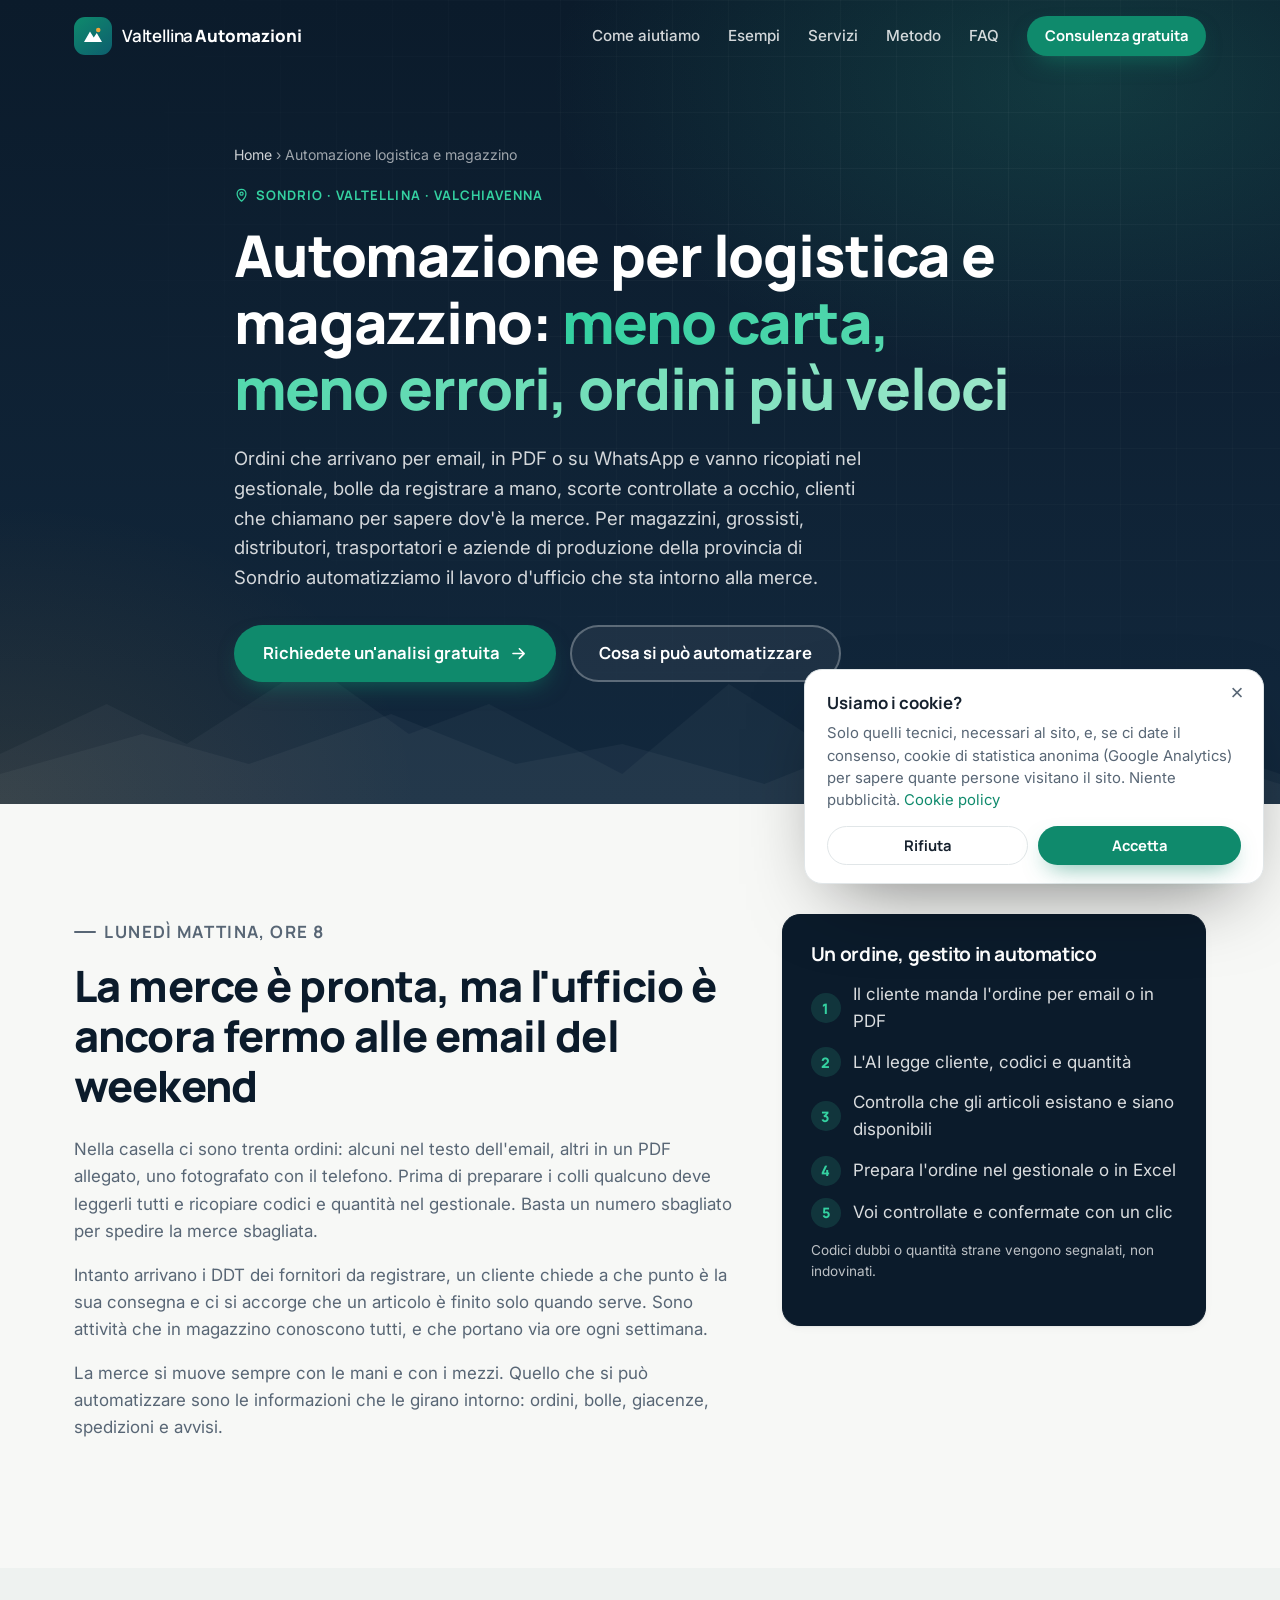
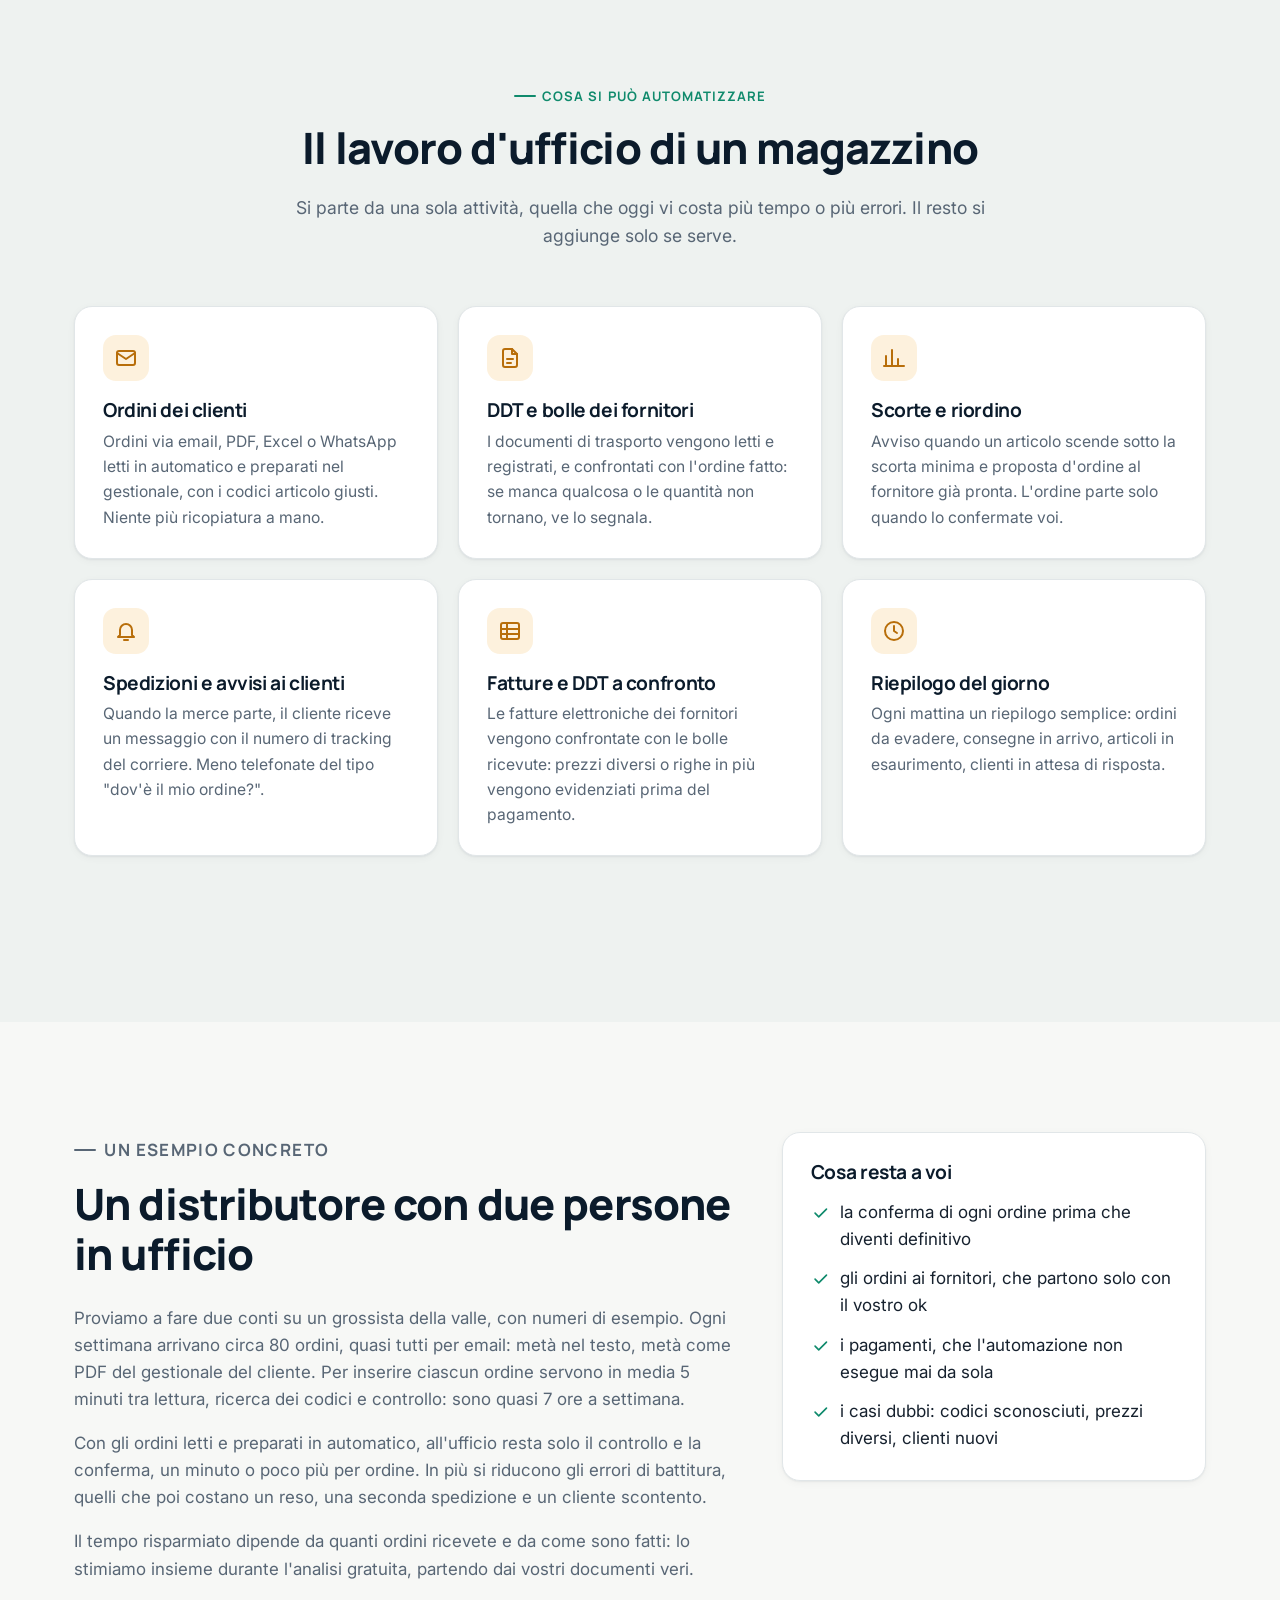
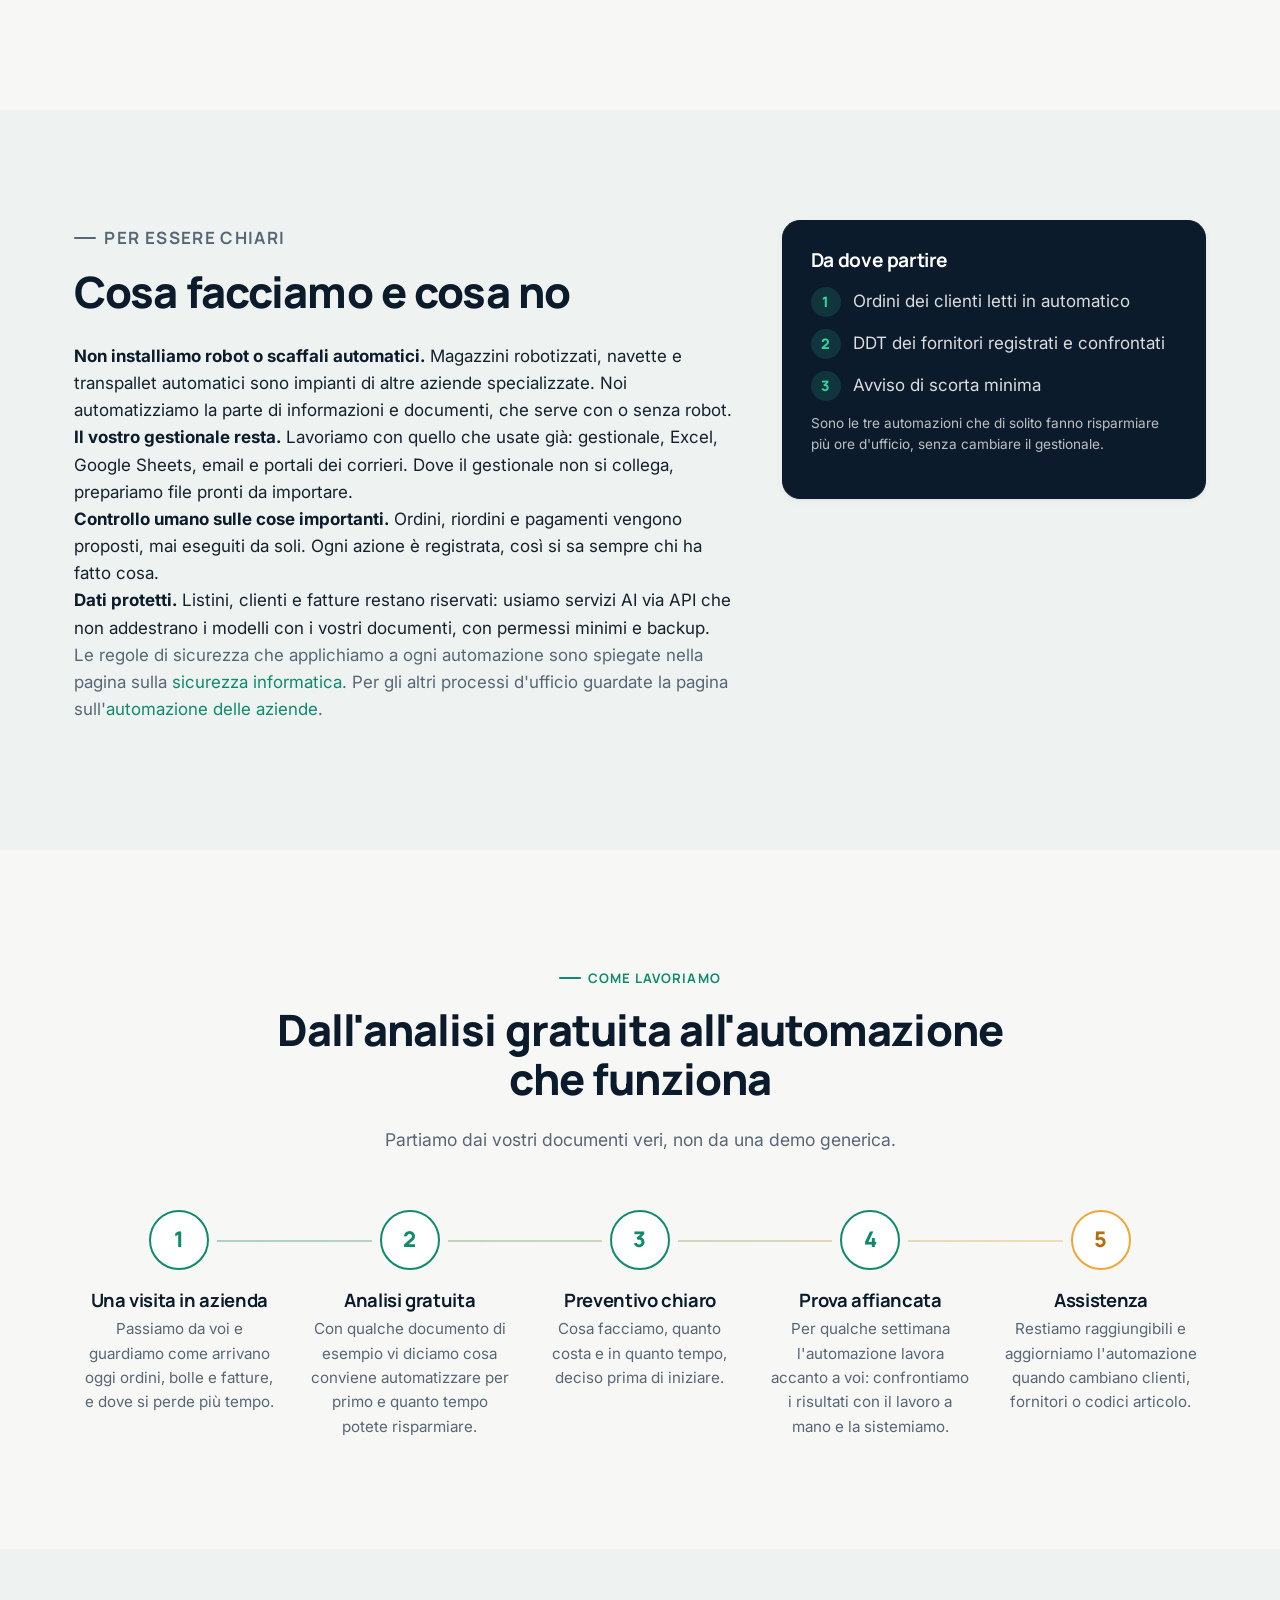
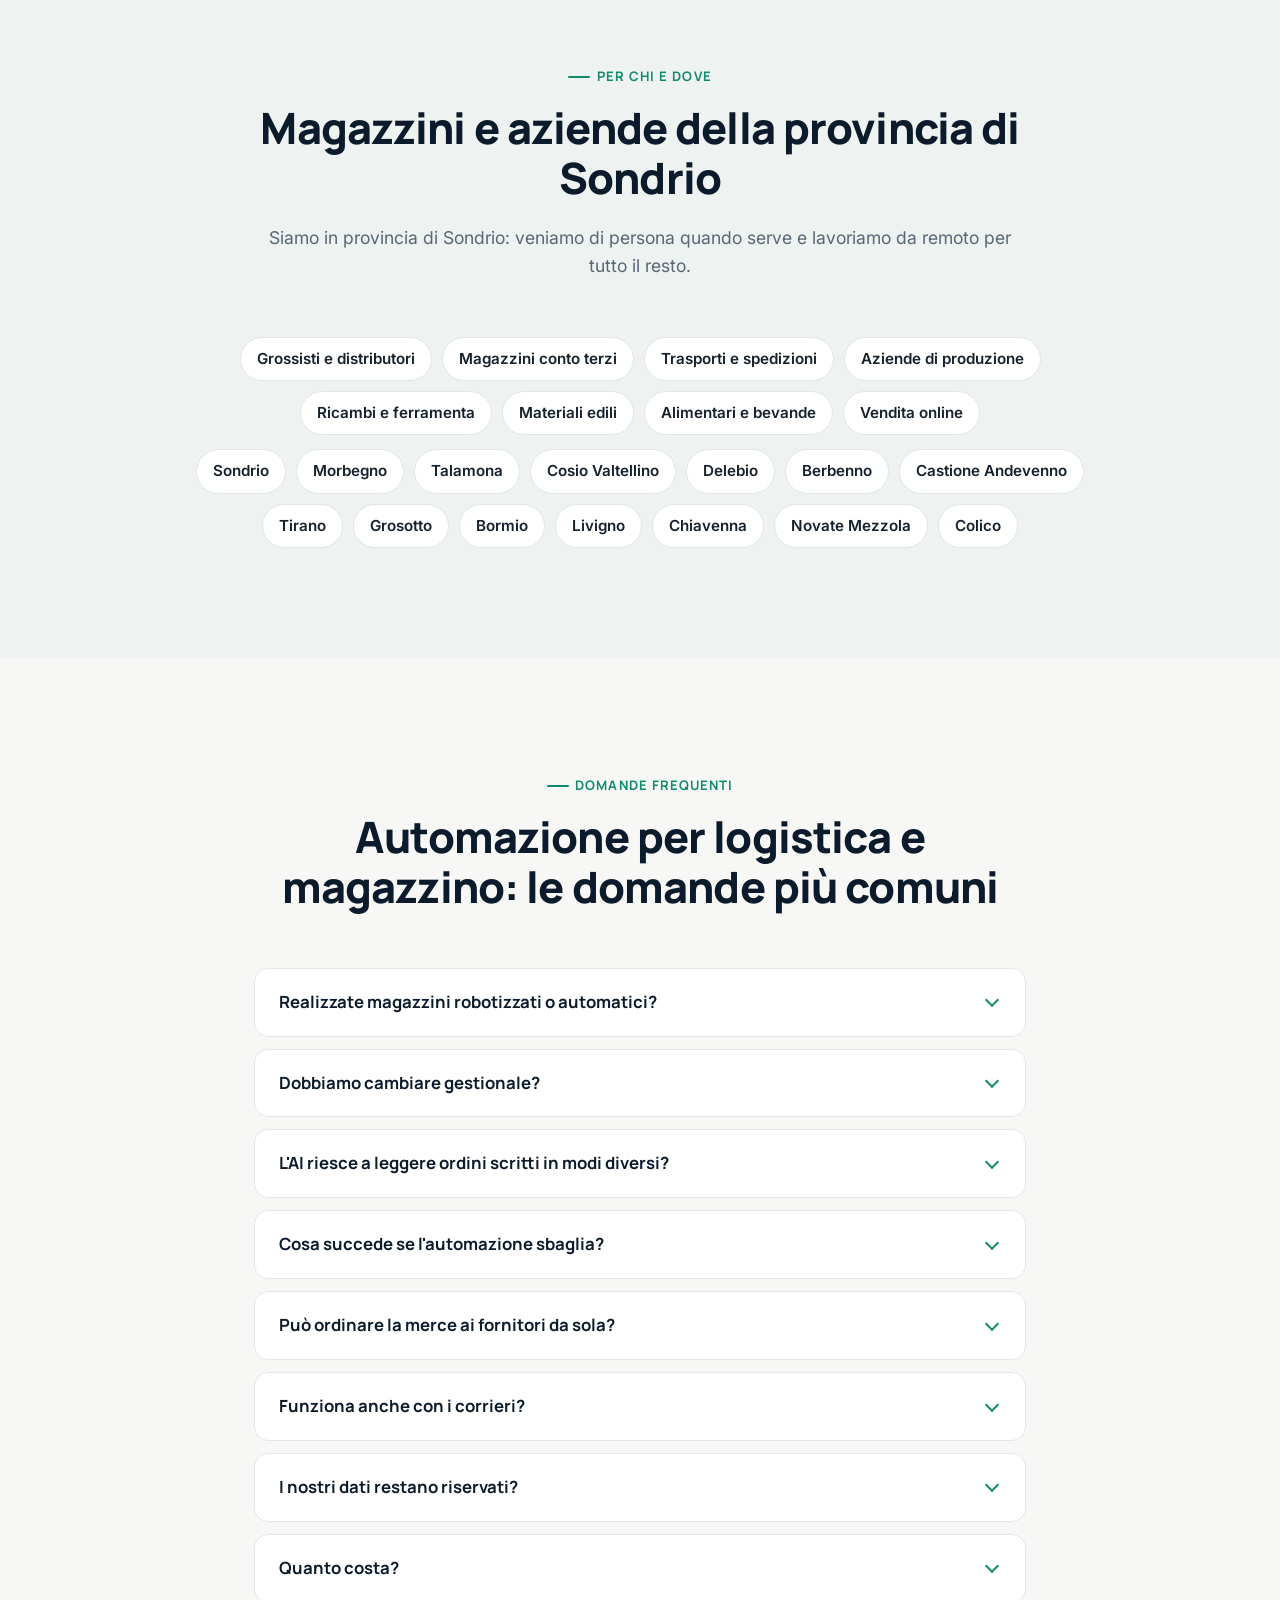
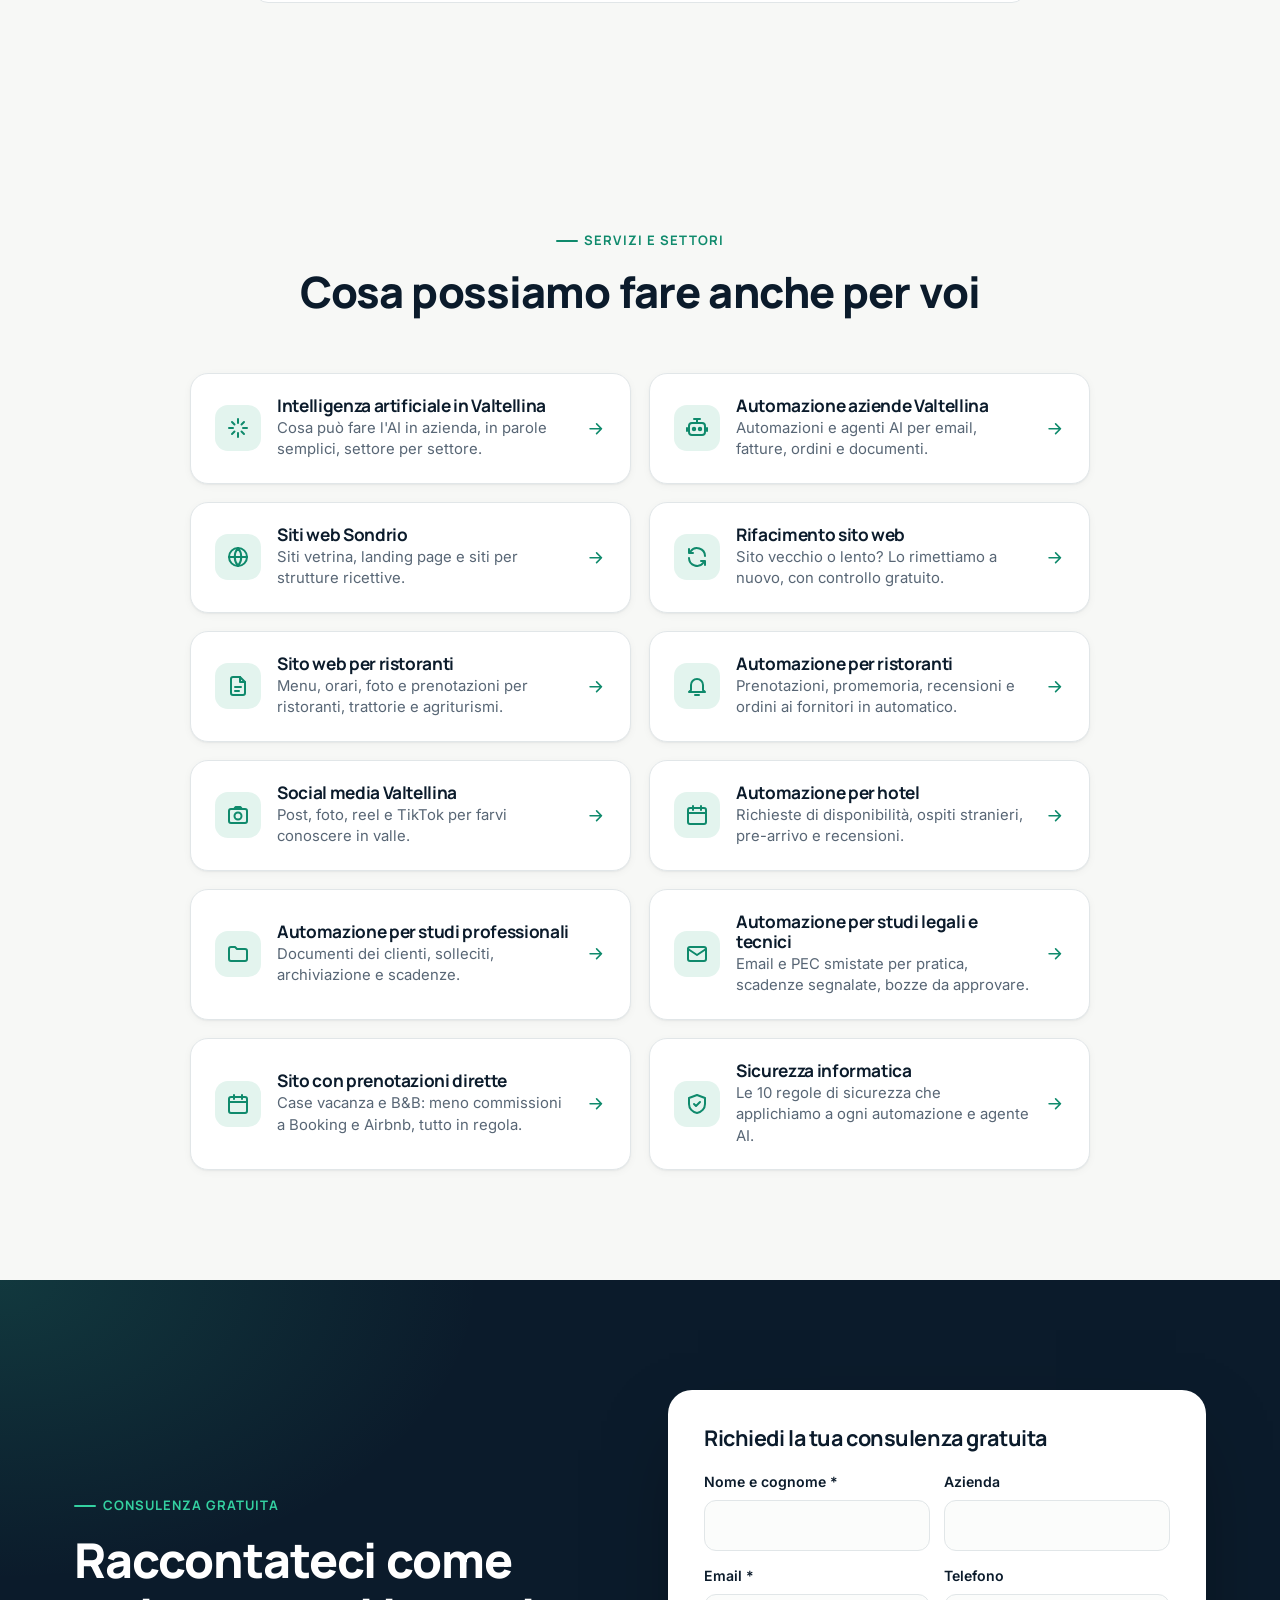
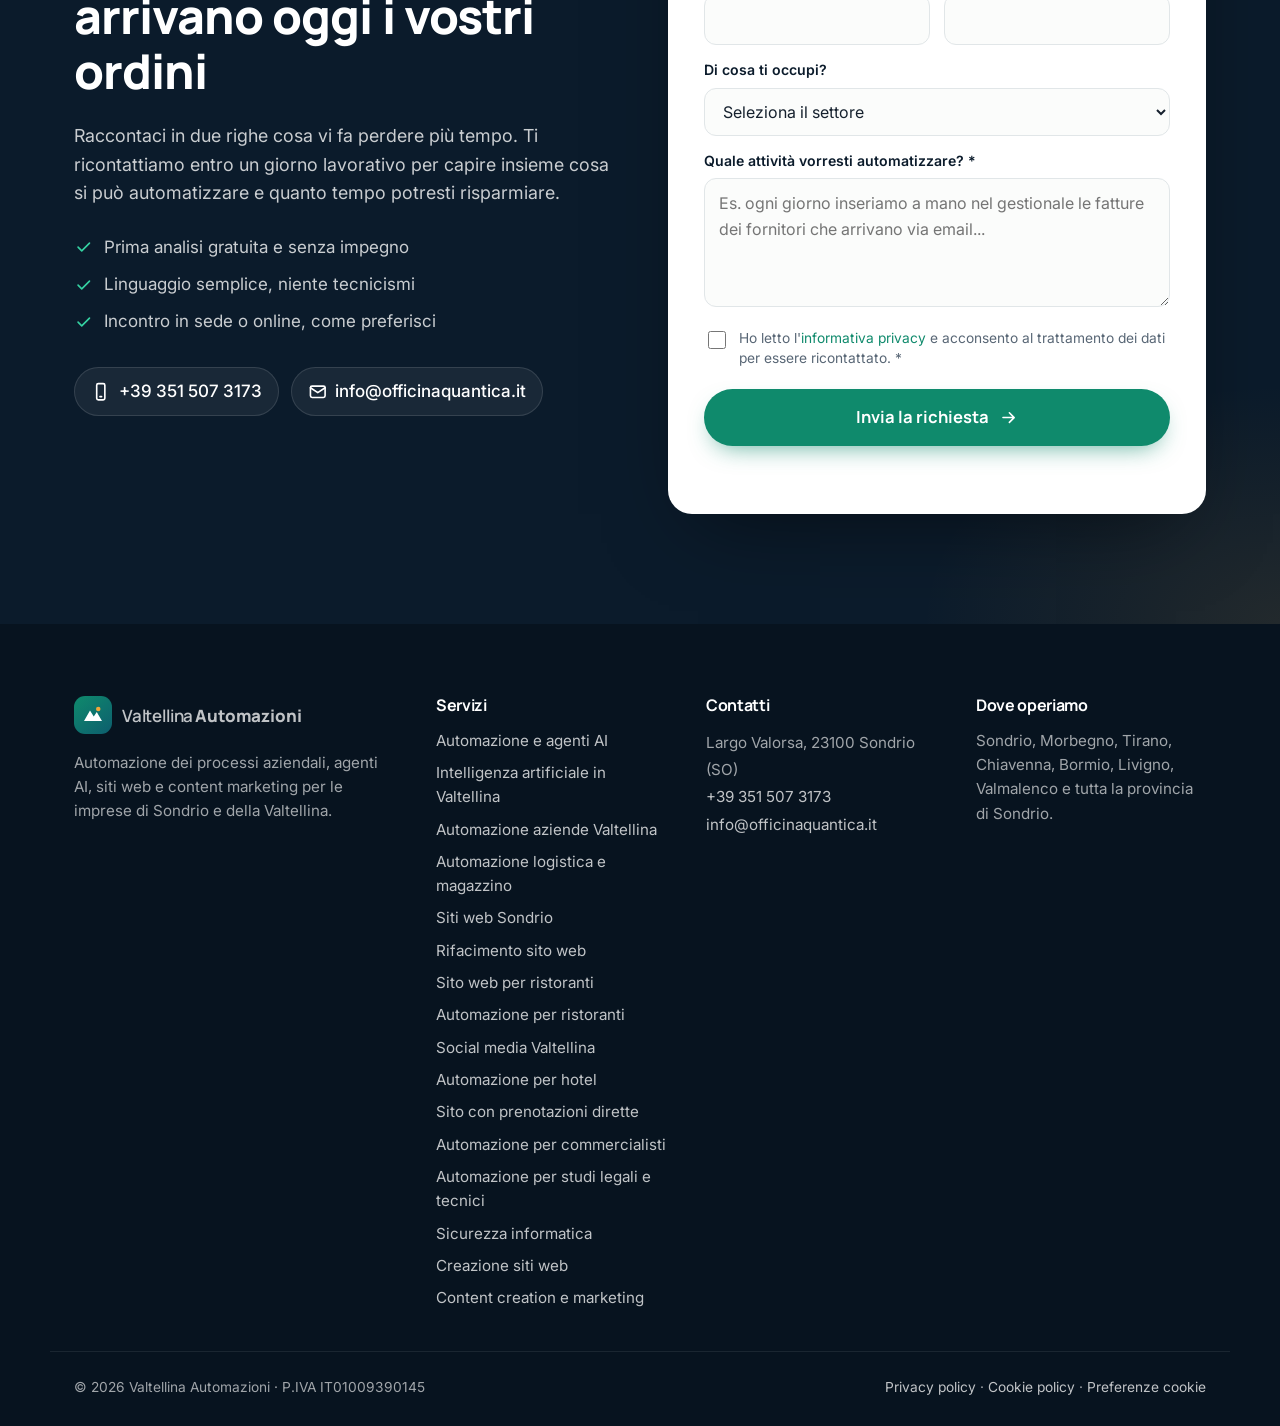
<file: automazione-logistica-magazzino-sondrio/index.html>
<!DOCTYPE html>
<html lang="it">
<head>
  <meta charset="UTF-8">
  <meta name="viewport" content="width=device-width, initial-scale=1">
  <title>Automazione logistica e magazzino a Sondrio: ordini, DDT e scorte | Valtellina Automazioni</title>
  <meta name="description" content="Automazione per magazzini, grossisti, distributori e trasportatori in provincia di Sondrio: ordini da email e PDF nel gestionale, DDT registrati e confrontati, avvisi di scorta minima e tracking ai clienti. Controllo umano su ordini e pagamenti. Analisi gratuita.">
  <link rel="canonical" href="https://www.officinaquantica.it/automazione-logistica-magazzino-sondrio/">
  <meta name="robots" content="index, follow">
  <meta name="geo.region" content="IT-SO">
  <meta name="geo.placename" content="Sondrio">
  <meta name="theme-color" content="#0B1B2B">
  <meta property="og:type" content="website">
  <meta property="og:locale" content="it_IT">
  <meta property="og:site_name" content="Valtellina Automazioni">
  <meta property="og:title" content="Automazione per logistica e magazzino a Sondrio">
  <meta property="og:description" content="Ordini letti in automatico, bolle registrate, scorte sotto controllo e clienti avvisati quando parte la merce: meno lavoro d'ufficio per i magazzini della provincia di Sondrio.">
  <meta property="og:url" content="https://www.officinaquantica.it/automazione-logistica-magazzino-sondrio/">

  <meta property="og:image" content="https://www.officinaquantica.it/assets/og-image.jpg">
  <meta property="og:image:width" content="1200">
  <meta property="og:image:height" content="630">
  <meta property="og:image:alt" content="Valtellina Automazioni: automatizza il lavoro, fai crescere la tua azienda">
  <meta name="twitter:card" content="summary_large_image">
  <link rel="icon" href="/favicon.ico" sizes="48x48">
  <link rel="icon" href="/assets/favicon.svg" type="image/svg+xml">
  <link rel="icon" href="/favicon-96x96.png" type="image/png" sizes="96x96">
  <link rel="icon" href="/icon-192.png" type="image/png" sizes="192x192">
  <link rel="apple-touch-icon" href="/apple-touch-icon.png">
  <link rel="preconnect" href="https://fonts.googleapis.com">
  <link rel="preconnect" href="https://fonts.gstatic.com" crossorigin>
  <link href="https://fonts.googleapis.com/css2?family=Inter:wght@400;500;600&family=Manrope:wght@500;600;700;800&display=swap" rel="stylesheet">
  <link rel="stylesheet" href="/css/style.css">
  <script type="application/ld+json">
{
  "@context": "https://schema.org",
  "@type": "Service",
  "name": "Automazione per logistica e magazzino a Sondrio",
  "serviceType": "Automazione dei processi di logistica e magazzino",
  "url": "https://www.officinaquantica.it/automazione-logistica-magazzino-sondrio/",
  "areaServed": [
    {
      "@type": "AdministrativeArea",
      "name": "Provincia di Sondrio"
    },
    {
      "@type": "Place",
      "name": "Valtellina"
    },
    {
      "@type": "Place",
      "name": "Valchiavenna"
    }
  ],
  "provider": {
    "@type": "ProfessionalService",
    "@id": "https://www.officinaquantica.it/#azienda",
    "name": "Valtellina Automazioni",
    "url": "https://www.officinaquantica.it/",
    "telephone": "+39 351 507 3173",
    "email": "info@officinaquantica.it"
  }
}
  </script>
  <script type="application/ld+json">
{
  "@context": "https://schema.org",
  "@type": "BreadcrumbList",
  "itemListElement": [
    {
      "@type": "ListItem",
      "position": 1,
      "name": "Home",
      "item": "https://www.officinaquantica.it/"
    },
    {
      "@type": "ListItem",
      "position": 2,
      "name": "Automazione logistica e magazzino",
      "item": "https://www.officinaquantica.it/automazione-logistica-magazzino-sondrio/"
    }
  ]
}
  </script>
  <script type="application/ld+json">
{
  "@context": "https://schema.org",
  "@type": "FAQPage",
  "mainEntity": [
    {
      "@type": "Question",
      "name": "Realizzate magazzini robotizzati o automatici?",
      "acceptedAnswer": {
        "@type": "Answer",
        "text": "No. Robot, scaffali automatici e navette sono impianti che progettano aziende specializzate. Noi automatizziamo la parte di informazioni: ordini, documenti di trasporto, giacenze, spedizioni e avvisi. Servono sia ai magazzini tradizionali sia a quelli già automatizzati."
      }
    },
    {
      "@type": "Question",
      "name": "Dobbiamo cambiare gestionale?",
      "acceptedAnswer": {
        "@type": "Answer",
        "text": "No. Le automazioni lavorano con il gestionale che avete, con Excel o con Google Sheets. Se il gestionale permette un collegamento diretto lo usiamo, altrimenti prepariamo file pronti da importare in pochi clic."
      }
    },
    {
      "@type": "Question",
      "name": "L'AI riesce a leggere ordini scritti in modi diversi?",
      "acceptedAnswer": {
        "@type": "Answer",
        "text": "Sì, legge email, PDF, fogli Excel e anche foto di ordini scritti a mano, purché leggibili. Quando un codice non è chiaro o un articolo non esiste, non tira a indovinare: segnala la riga e la lascia da controllare a voi."
      }
    },
    {
      "@type": "Question",
      "name": "Cosa succede se l'automazione sbaglia?",
      "acceptedAnswer": {
        "@type": "Answer",
        "text": "Ordini, riordini e pagamenti non diventano mai definitivi senza la vostra conferma, quindi un errore si vede prima che faccia danni. Ogni operazione è registrata e durante la prova confrontiamo i risultati con il lavoro fatto a mano."
      }
    },
    {
      "@type": "Question",
      "name": "Può ordinare la merce ai fornitori da sola?",
      "acceptedAnswer": {
        "@type": "Answer",
        "text": "Può prepararvi la proposta d'ordine quando un articolo scende sotto la scorta minima, già divisa per fornitore. L'invio però lo decidete sempre voi: è una regola che applichiamo a tutte le automazioni che toccano soldi o impegni con altre aziende."
      }
    },
    {
      "@type": "Question",
      "name": "Funziona anche con i corrieri?",
      "acceptedAnswer": {
        "@type": "Answer",
        "text": "Sì, per le parti che i corrieri permettono di collegare: numeri di tracking, avvisi di partenza e di consegna ai clienti, elenco delle spedizioni in ritardo. Il collegamento cambia da corriere a corriere e lo verifichiamo durante l'analisi."
      }
    },
    {
      "@type": "Question",
      "name": "I nostri dati restano riservati?",
      "acceptedAnswer": {
        "@type": "Answer",
        "text": "Sì. Listini, clienti e fatture vengono trattati con servizi AI usati tramite API, che non usano i vostri documenti per addestrare i modelli. Gli accessi sono limitati a quello che serve, con backup e un accordo sul trattamento dei dati."
      }
    },
    {
      "@type": "Question",
      "name": "Quanto costa?",
      "acceptedAnswer": {
        "@type": "Answer",
        "text": "Dipende da quante attività automatizzate e da come sono collegati i vostri programmi. Si parte quasi sempre da una sola automazione, con un prezzo fisso scritto nel preventivo e definito prima di iniziare. L'analisi iniziale è gratuita e senza impegno."
      }
    }
  ]
}
  </script>
</head>
<body>

  <!-- Icone SVG riutilizzabili -->
  <svg width="0" height="0" style="position:absolute" aria-hidden="true">
    <defs>
      <symbol id="i-mail" viewBox="0 0 24 24"><rect x="3" y="5" width="18" height="14" rx="2"/><path d="m3 7 9 6 9-6"/></symbol>
      <symbol id="i-file" viewBox="0 0 24 24"><path d="M14 3H7a2 2 0 0 0-2 2v14a2 2 0 0 0 2 2h10a2 2 0 0 0 2-2V8z"/><path d="M14 3v5h5M9 13h6M9 17h4"/></symbol>
      <symbol id="i-sheet" viewBox="0 0 24 24"><rect x="3" y="4" width="18" height="16" rx="2"/><path d="M3 10h18M3 15h18M9 4v16"/></symbol>
      <symbol id="i-chart" viewBox="0 0 24 24"><path d="M4 20V10M10 20V4M16 20v-7M22 20H2"/></symbol>
      <symbol id="i-cart" viewBox="0 0 24 24"><circle cx="9" cy="20" r="1.5"/><circle cx="18" cy="20" r="1.5"/><path d="M2 3h3l2.5 12h11.5l2-8H6.2"/></symbol>
      <symbol id="i-link" viewBox="0 0 24 24"><path d="M10 14a5 5 0 0 0 7 0l3-3a5 5 0 0 0-7-7l-1 1"/><path d="M14 10a5 5 0 0 0-7 0l-3 3a5 5 0 0 0 7 7l1-1"/></symbol>
      <symbol id="i-chat" viewBox="0 0 24 24"><path d="M21 12a8 8 0 0 1-11.6 7.1L4 20l1-4.6A8 8 0 1 1 21 12z"/><path d="M8.5 12h.01M12 12h.01M15.5 12h.01"/></symbol>
      <symbol id="i-clock" viewBox="0 0 24 24"><circle cx="12" cy="12" r="9"/><path d="M12 7v5l3 2"/></symbol>
      <symbol id="i-spark" viewBox="0 0 24 24"><path d="M12 3v4M12 17v4M3 12h4M17 12h4M6 6l2.5 2.5M15.5 15.5 18 18M6 18l2.5-2.5M15.5 8.5 18 6"/></symbol>
      <symbol id="i-brain" viewBox="0 0 24 24"><rect x="4" y="7" width="16" height="12" rx="3"/><path d="M12 7V3M9 3h6"/><circle cx="9" cy="13" r="1.2"/><circle cx="15" cy="13" r="1.2"/><path d="M2 12v3M22 12v3"/></symbol>
      <symbol id="i-check" viewBox="0 0 24 24"><path d="m5 12.5 4.5 4.5L19 7.5"/></symbol>
      <symbol id="i-arrow" viewBox="0 0 24 24"><path d="M5 12h14M13 6l6 6-6 6"/></symbol>
      <symbol id="i-globe" viewBox="0 0 24 24"><circle cx="12" cy="12" r="9"/><path d="M3 12h18M12 3a14 14 0 0 1 0 18M12 3a14 14 0 0 0 0 18"/></symbol>
      <symbol id="i-camera" viewBox="0 0 24 24"><rect x="3" y="6" width="18" height="14" rx="2"/><circle cx="12" cy="13" r="3.5"/><path d="M8 6l1.5-2h5L16 6"/></symbol>
      <symbol id="i-search" viewBox="0 0 24 24"><circle cx="11" cy="11" r="7"/><path d="m20 20-3.5-3.5"/></symbol>
      <symbol id="i-user" viewBox="0 0 24 24"><circle cx="12" cy="8" r="4"/><path d="M4 21a8 8 0 0 1 16 0"/></symbol>
      <symbol id="i-pin" viewBox="0 0 24 24"><path d="M12 21s-7-6.2-7-12a7 7 0 0 1 14 0c0 5.8-7 12-7 12z"/><circle cx="12" cy="9" r="2.5"/></symbol>
      <symbol id="i-puzzle" viewBox="0 0 24 24"><path d="M10 3h4v3a2 2 0 1 0 4 0V3h3v7h-3a2 2 0 1 0 0 4h3v7h-7v-3a2 2 0 1 0-4 0v3H3v-7h3a2 2 0 1 0 0-4H3V3h7z"/></symbol>
      <symbol id="i-step" viewBox="0 0 24 24"><path d="M4 18h5v-5h5V8h6"/><circle cx="20" cy="8" r="1.5"/></symbol>
      <symbol id="i-shield" viewBox="0 0 24 24"><path d="M12 3 4 6v6c0 4.5 3.4 8.3 8 9 4.6-.7 8-4.5 8-9V6z"/><path d="m9 12 2 2 4-4"/></symbol>
      <symbol id="i-phone" viewBox="0 0 24 24"><rect x="7" y="2" width="10" height="20" rx="2"/><path d="M11 18h2"/></symbol>
      <symbol id="i-calendar" viewBox="0 0 24 24"><rect x="3" y="5" width="18" height="16" rx="2"/><path d="M3 10h18M8 3v4M16 3v4"/></symbol>
      <symbol id="i-folder" viewBox="0 0 24 24"><path d="M3 7a2 2 0 0 1 2-2h4l2 2h8a2 2 0 0 1 2 2v8a2 2 0 0 1-2 2H5a2 2 0 0 1-2-2z"/></symbol>
      <symbol id="i-bell" viewBox="0 0 24 24"><path d="M6 16V11a6 6 0 0 1 12 0v5l2 2H4z"/><path d="M10 21h4"/></symbol>
      <symbol id="i-refresh" viewBox="0 0 24 24"><path d="M20 11a8 8 0 0 0-14.5-4.5L4 8M4 4v4h4M4 13a8 8 0 0 0 14.5 4.5L20 16M20 20v-4h-4"/></symbol>
      <symbol id="i-lock" viewBox="0 0 24 24"><rect x="5" y="11" width="14" height="10" rx="2"/><path d="M8 11V7a4 4 0 0 1 8 0v4"/><path d="M12 15v2"/></symbol>
      <symbol id="i-key" viewBox="0 0 24 24"><circle cx="8" cy="15" r="4"/><path d="m11 12 9-9M17 6l3 3M15 8l2 2"/></symbol>
    </defs>
  </svg>

  <a class="skip-link" href="#contenuto">Vai al contenuto</a>

  <!-- ===== HEADER ===== -->
  <header class="header" id="top">
    <div class="container header__inner">
      <a href="/" class="logo" aria-label="Valtellina Automazioni - torna all'inizio">
        <span class="logo__mark" aria-hidden="true">
          <svg viewBox="0 0 32 32"><path d="M4 24 12 10l5 8 4-6 7 12z" fill="currentColor"/><circle cx="23" cy="8" r="3" fill="var(--warm)"/></svg>
        </span>
        <span class="logo__text">Valtellina<strong>Automazioni</strong></span>
      </a>

      <nav class="nav" id="nav" aria-label="Navigazione principale">
        <a href="/#soluzione">Come aiutiamo</a>
        <a href="/#esempi">Esempi</a>
        <a href="/#servizi">Servizi</a>
        <a href="/#metodo">Metodo</a>
        <a href="#faq">FAQ</a>
        <a href="#contatti" class="btn btn--primary btn--sm nav__cta">Consulenza gratuita</a>
      </nav>

      <button class="nav-toggle" aria-label="Apri il menu" aria-expanded="false" aria-controls="nav">
        <span></span><span></span><span></span>
      </button>
    </div>
  </header>

  <main id="contenuto">
    <!-- HERO PAGINA -->
    <section class="hero hero--page">
      <div class="hero__bg" aria-hidden="true"></div>
      <div class="container hero__grid">
        <div class="hero__copy">
          <nav class="crumbs" aria-label="Percorso"><a href="/">Home</a> <span aria-hidden="true">›</span> <span>Automazione logistica e magazzino</span></nav>
          <p class="eyebrow eyebrow--light"><svg class="ic"><use href="#i-pin"/></svg> Sondrio · Valtellina · Valchiavenna</p>
          <h1>Automazione per logistica e magazzino: <span class="hl">meno carta, meno errori, ordini più veloci</span></h1>
          <p class="hero__lead">Ordini che arrivano per email, in PDF o su WhatsApp e vanno ricopiati nel gestionale, bolle da registrare a mano, scorte controllate a occhio, clienti che chiamano per sapere dov'è la merce. Per magazzini, grossisti, distributori, trasportatori e aziende di produzione della provincia di Sondrio automatizziamo il lavoro d'ufficio che sta intorno alla merce.</p>
          <div class="hero__ctas">
            <a href="#contatti" class="btn btn--primary btn--lg">Richiedete un'analisi gratuita <svg class="ic"><use href="#i-arrow"/></svg></a>
            <a href="#cosa-automatizzare" class="btn btn--ghost btn--lg">Cosa si può automatizzare</a>
          </div>
        </div>
      </div>
    </section>

    <!-- IL PROBLEMA -->
    <section class="section">
      <div class="container prose-grid">
        <div class="prose reveal">
          <p class="eyebrow">Lunedì mattina, ore 8</p>
          <h2>La merce è pronta, ma l'ufficio è ancora fermo alle email del weekend</h2>
          <p>Nella casella ci sono trenta ordini: alcuni nel testo dell'email, altri in un PDF allegato, uno fotografato con il telefono. Prima di preparare i colli qualcuno deve leggerli tutti e ricopiare codici e quantità nel gestionale. Basta un numero sbagliato per spedire la merce sbagliata.</p>
          <p>Intanto arrivano i DDT dei fornitori da registrare, un cliente chiede a che punto è la sua consegna e ci si accorge che un articolo è finito solo quando serve. Sono attività che in magazzino conoscono tutti, e che portano via ore ogni settimana.</p>
          <p>La merce si muove sempre con le mani e con i mezzi. Quello che si può automatizzare sono le informazioni che le girano intorno: ordini, bolle, giacenze, spedizioni e avvisi.</p>
        </div>
        <aside class="note-card note-card--dark reveal">
          <h3>Un ordine, gestito in automatico</h3>
          <ol class="mini-flow">
            <li><span>1</span> Il cliente manda l'ordine per email o in PDF</li>
            <li><span>2</span> L'AI legge cliente, codici e quantità</li>
            <li><span>3</span> Controlla che gli articoli esistano e siano disponibili</li>
            <li><span>4</span> Prepara l'ordine nel gestionale o in Excel</li>
            <li><span>5</span> Voi controllate e confermate con un clic</li>
          </ol>
          <p style="margin-top:12px;font-size:.85rem;opacity:.85">Codici dubbi o quantità strane vengono segnalati, non indovinati.</p>
        </aside>
      </div>
    </section>

    <!-- COSA AUTOMATIZZARE -->
    <section class="section section--tint" id="cosa-automatizzare">
      <div class="container">
        <div class="section__head reveal">
          <p class="eyebrow">Cosa si può automatizzare</p>
          <h2>Il lavoro d'ufficio di un magazzino</h2>
          <p class="section__lead">Si parte da una sola attività, quella che oggi vi costa più tempo o più errori. Il resto si aggiunge solo se serve.</p>
        </div>
        <div class="pain-grid">
          <article class="pain reveal">
            <svg class="pain__ic"><use href="#i-mail"/></svg>
            <h3>Ordini dei clienti</h3>
            <p>Ordini via email, PDF, Excel o WhatsApp letti in automatico e preparati nel gestionale, con i codici articolo giusti. Niente più ricopiatura a mano.</p>
          </article>
          <article class="pain reveal">
            <svg class="pain__ic"><use href="#i-file"/></svg>
            <h3>DDT e bolle dei fornitori</h3>
            <p>I documenti di trasporto vengono letti e registrati, e confrontati con l'ordine fatto: se manca qualcosa o le quantità non tornano, ve lo segnala.</p>
          </article>
          <article class="pain reveal">
            <svg class="pain__ic"><use href="#i-chart"/></svg>
            <h3>Scorte e riordino</h3>
            <p>Avviso quando un articolo scende sotto la scorta minima e proposta d'ordine al fornitore già pronta. L'ordine parte solo quando lo confermate voi.</p>
          </article>
          <article class="pain reveal">
            <svg class="pain__ic"><use href="#i-bell"/></svg>
            <h3>Spedizioni e avvisi ai clienti</h3>
            <p>Quando la merce parte, il cliente riceve un messaggio con il numero di tracking del corriere. Meno telefonate del tipo "dov'è il mio ordine?".</p>
          </article>
          <article class="pain reveal">
            <svg class="pain__ic"><use href="#i-sheet"/></svg>
            <h3>Fatture e DDT a confronto</h3>
            <p>Le fatture elettroniche dei fornitori vengono confrontate con le bolle ricevute: prezzi diversi o righe in più vengono evidenziati prima del pagamento.</p>
          </article>
          <article class="pain reveal">
            <svg class="pain__ic"><use href="#i-clock"/></svg>
            <h3>Riepilogo del giorno</h3>
            <p>Ogni mattina un riepilogo semplice: ordini da evadere, consegne in arrivo, articoli in esaurimento, clienti in attesa di risposta.</p>
          </article>
        </div>
      </div>
    </section>

    <!-- ESEMPIO -->
    <section class="section">
      <div class="container prose-grid">
        <div class="prose reveal">
          <p class="eyebrow">Un esempio concreto</p>
          <h2>Un distributore con due persone in ufficio</h2>
          <p>Proviamo a fare due conti su un grossista della valle, con numeri di esempio. Ogni settimana arrivano circa 80 ordini, quasi tutti per email: metà nel testo, metà come PDF del gestionale del cliente. Per inserire ciascun ordine servono in media 5 minuti tra lettura, ricerca dei codici e controllo: sono quasi 7 ore a settimana.</p>
          <p>Con gli ordini letti e preparati in automatico, all'ufficio resta solo il controllo e la conferma, un minuto o poco più per ordine. In più si riducono gli errori di battitura, quelli che poi costano un reso, una seconda spedizione e un cliente scontento.</p>
          <p>Il tempo risparmiato dipende da quanti ordini ricevete e da come sono fatti: lo stimiamo insieme durante l'analisi gratuita, partendo dai vostri documenti veri.</p>
        </div>
        <aside class="note-card reveal">
          <h3>Cosa resta a voi</h3>
          <ul>
            <li><svg class="ic"><use href="#i-check"/></svg> la conferma di ogni ordine prima che diventi definitivo</li>
            <li><svg class="ic"><use href="#i-check"/></svg> gli ordini ai fornitori, che partono solo con il vostro ok</li>
            <li><svg class="ic"><use href="#i-check"/></svg> i pagamenti, che l'automazione non esegue mai da sola</li>
            <li><svg class="ic"><use href="#i-check"/></svg> i casi dubbi: codici sconosciuti, prezzi diversi, clienti nuovi</li>
          </ul>
        </aside>
      </div>
    </section>

    <!-- REGOLE -->
    <section class="section section--tint">
      <div class="container prose-grid">
        <div class="prose reveal">
          <p class="eyebrow">Per essere chiari</p>
          <h2>Cosa facciamo e cosa no</h2>
          <ul>
            <li><strong>Non installiamo robot o scaffali automatici.</strong> Magazzini robotizzati, navette e transpallet automatici sono impianti di altre aziende specializzate. Noi automatizziamo la parte di informazioni e documenti, che serve con o senza robot.</li>
            <li><strong>Il vostro gestionale resta.</strong> Lavoriamo con quello che usate già: gestionale, Excel, Google Sheets, email e portali dei corrieri. Dove il gestionale non si collega, prepariamo file pronti da importare.</li>
            <li><strong>Controllo umano sulle cose importanti.</strong> Ordini, riordini e pagamenti vengono proposti, mai eseguiti da soli. Ogni azione è registrata, così si sa sempre chi ha fatto cosa.</li>
            <li><strong>Dati protetti.</strong> Listini, clienti e fatture restano riservati: usiamo servizi AI via API che non addestrano i modelli con i vostri documenti, con permessi minimi e backup.</li>
          </ul>
          <p>Le regole di sicurezza che applichiamo a ogni automazione sono spiegate nella pagina sulla <a href="/sicurezza-informatica-automazioni/">sicurezza informatica</a>. Per gli altri processi d'ufficio guardate la pagina sull'<a href="/automazione-aziende-valtellina/">automazione delle aziende</a>.</p>
        </div>
        <aside class="note-card note-card--dark reveal">
          <h3>Da dove partire</h3>
          <ol class="mini-flow">
            <li><span>1</span> Ordini dei clienti letti in automatico</li>
            <li><span>2</span> DDT dei fornitori registrati e confrontati</li>
            <li><span>3</span> Avviso di scorta minima</li>
          </ol>
          <p style="margin-top:12px;font-size:.85rem;opacity:.85">Sono le tre automazioni che di solito fanno risparmiare più ore d'ufficio, senza cambiare il gestionale.</p>
        </aside>
      </div>
    </section>

    <!-- METODO -->
    <section class="section">
      <div class="container">
        <div class="section__head reveal">
          <p class="eyebrow">Come lavoriamo</p>
          <h2>Dall'analisi gratuita all'automazione che funziona</h2>
          <p class="section__lead">Partiamo dai vostri documenti veri, non da una demo generica.</p>
        </div>
        <ol class="steps">
          <li class="step reveal"><span class="step__num">1</span><h3>Una visita in azienda</h3><p>Passiamo da voi e guardiamo come arrivano oggi ordini, bolle e fatture, e dove si perde più tempo.</p></li>
          <li class="step reveal"><span class="step__num">2</span><h3>Analisi gratuita</h3><p>Con qualche documento di esempio vi diciamo cosa conviene automatizzare per primo e quanto tempo potete risparmiare.</p></li>
          <li class="step reveal"><span class="step__num">3</span><h3>Preventivo chiaro</h3><p>Cosa facciamo, quanto costa e in quanto tempo, deciso prima di iniziare.</p></li>
          <li class="step reveal"><span class="step__num">4</span><h3>Prova affiancata</h3><p>Per qualche settimana l'automazione lavora accanto a voi: confrontiamo i risultati con il lavoro a mano e la sistemiamo.</p></li>
          <li class="step reveal"><span class="step__num">5</span><h3>Assistenza</h3><p>Restiamo raggiungibili e aggiorniamo l'automazione quando cambiano clienti, fornitori o codici articolo.</p></li>
        </ol>
      </div>
    </section>

    <!-- ZONE -->
    <section class="section section--tint">
      <div class="container">
        <div class="section__head reveal">
          <p class="eyebrow">Per chi e dove</p>
          <h2>Magazzini e aziende della provincia di Sondrio</h2>
          <p class="section__lead">Siamo in provincia di Sondrio: veniamo di persona quando serve e lavoriamo da remoto per tutto il resto.</p>
        </div>
        <ul class="zones reveal">
          <li>Grossisti e distributori</li><li>Magazzini conto terzi</li><li>Trasporti e spedizioni</li><li>Aziende di produzione</li><li>Ricambi e ferramenta</li><li>Materiali edili</li><li>Alimentari e bevande</li><li>Vendita online</li>
        </ul>
        <ul class="zones reveal" style="margin-top:14px">
          <li>Sondrio</li><li>Morbegno</li><li>Talamona</li><li>Cosio Valtellino</li><li>Delebio</li><li>Berbenno</li><li>Castione Andevenno</li><li>Tirano</li><li>Grosotto</li><li>Bormio</li><li>Livigno</li><li>Chiavenna</li><li>Novate Mezzola</li><li>Colico</li>
        </ul>
      </div>
    </section>

    <!-- FAQ -->
    <section class="section" id="faq">
      <div class="container container--narrow">
        <div class="section__head reveal">
          <p class="eyebrow">Domande frequenti</p>
          <h2>Automazione per logistica e magazzino: le domande più comuni</h2>
        </div>
        <div class="faq reveal">
          <details><summary>Realizzate magazzini robotizzati o automatici?</summary><p>No. Robot, scaffali automatici e navette sono impianti che progettano aziende specializzate. Noi automatizziamo la parte di informazioni: ordini, documenti di trasporto, giacenze, spedizioni e avvisi. Servono sia ai magazzini tradizionali sia a quelli già automatizzati.</p></details>
          <details><summary>Dobbiamo cambiare gestionale?</summary><p>No. Le automazioni lavorano con il gestionale che avete, con Excel o con Google Sheets. Se il gestionale permette un collegamento diretto lo usiamo, altrimenti prepariamo file pronti da importare in pochi clic.</p></details>
          <details><summary>L'AI riesce a leggere ordini scritti in modi diversi?</summary><p>Sì, legge email, PDF, fogli Excel e anche foto di ordini scritti a mano, purché leggibili. Quando un codice non è chiaro o un articolo non esiste, non tira a indovinare: segnala la riga e la lascia da controllare a voi.</p></details>
          <details><summary>Cosa succede se l'automazione sbaglia?</summary><p>Ordini, riordini e pagamenti non diventano mai definitivi senza la vostra conferma, quindi un errore si vede prima che faccia danni. Ogni operazione è registrata e durante la prova confrontiamo i risultati con il lavoro fatto a mano.</p></details>
          <details><summary>Può ordinare la merce ai fornitori da sola?</summary><p>Può prepararvi la proposta d'ordine quando un articolo scende sotto la scorta minima, già divisa per fornitore. L'invio però lo decidete sempre voi: è una regola che applichiamo a tutte le automazioni che toccano soldi o impegni con altre aziende.</p></details>
          <details><summary>Funziona anche con i corrieri?</summary><p>Sì, per le parti che i corrieri permettono di collegare: numeri di tracking, avvisi di partenza e di consegna ai clienti, elenco delle spedizioni in ritardo. Il collegamento cambia da corriere a corriere e lo verifichiamo durante l'analisi.</p></details>
          <details><summary>I nostri dati restano riservati?</summary><p>Sì. Listini, clienti e fatture vengono trattati con servizi AI usati tramite API, che non usano i vostri documenti per addestrare i modelli. Gli accessi sono limitati a quello che serve, con backup e un accordo sul trattamento dei dati.</p></details>
          <details><summary>Quanto costa?</summary><p>Dipende da quante attività automatizzate e da come sono collegati i vostri programmi. Si parte quasi sempre da una sola automazione, con un prezzo fisso scritto nel preventivo e definito prima di iniziare. L'analisi iniziale è gratuita e senza impegno.</p></details>
        </div>
      </div>
    </section>

    <!-- ALTRI SERVIZI -->
    <section class="section section--related">
      <div class="container">
        <div class="section__head reveal"><p class="eyebrow">Servizi e settori</p><h2>Cosa possiamo fare anche per voi</h2></div>
        <div class="related">
          <a class="related__item reveal" href="/intelligenza-artificiale-valtellina/"><svg class="ic"><use href="#i-spark"/></svg><div><h3>Intelligenza artificiale in Valtellina</h3><p>Cosa può fare l'AI in azienda, in parole semplici, settore per settore.</p></div><svg class="ic related__go"><use href="#i-arrow"/></svg></a>
          <a class="related__item reveal" href="/automazione-aziende-valtellina/"><svg class="ic"><use href="#i-brain"/></svg><div><h3>Automazione aziende Valtellina</h3><p>Automazioni e agenti AI per email, fatture, ordini e documenti.</p></div><svg class="ic related__go"><use href="#i-arrow"/></svg></a>
          <a class="related__item reveal" href="/siti-web-sondrio/"><svg class="ic"><use href="#i-globe"/></svg><div><h3>Siti web Sondrio</h3><p>Siti vetrina, landing page e siti per strutture ricettive.</p></div><svg class="ic related__go"><use href="#i-arrow"/></svg></a>
          <a class="related__item reveal" href="/rifacimento-sito-web-sondrio/"><svg class="ic"><use href="#i-refresh"/></svg><div><h3>Rifacimento sito web</h3><p>Sito vecchio o lento? Lo rimettiamo a nuovo, con controllo gratuito.</p></div><svg class="ic related__go"><use href="#i-arrow"/></svg></a>
          <a class="related__item reveal" href="/sito-web-ristoranti-valtellina/"><svg class="ic"><use href="#i-file"/></svg><div><h3>Sito web per ristoranti</h3><p>Menu, orari, foto e prenotazioni per ristoranti, trattorie e agriturismi.</p></div><svg class="ic related__go"><use href="#i-arrow"/></svg></a>
          <a class="related__item reveal" href="/automazione-ristoranti-valtellina/"><svg class="ic"><use href="#i-bell"/></svg><div><h3>Automazione per ristoranti</h3><p>Prenotazioni, promemoria, recensioni e ordini ai fornitori in automatico.</p></div><svg class="ic related__go"><use href="#i-arrow"/></svg></a>
          <a class="related__item reveal" href="/social-media-valtellina/"><svg class="ic"><use href="#i-camera"/></svg><div><h3>Social media Valtellina</h3><p>Post, foto, reel e TikTok per farvi conoscere in valle.</p></div><svg class="ic related__go"><use href="#i-arrow"/></svg></a>
          <a class="related__item reveal" href="/automazione-hotel-valtellina/"><svg class="ic"><use href="#i-calendar"/></svg><div><h3>Automazione per hotel</h3><p>Richieste di disponibilità, ospiti stranieri, pre-arrivo e recensioni.</p></div><svg class="ic related__go"><use href="#i-arrow"/></svg></a>
          <a class="related__item reveal" href="/automazione-commercialisti-sondrio/"><svg class="ic"><use href="#i-folder"/></svg><div><h3>Automazione per studi professionali</h3><p>Documenti dei clienti, solleciti, archiviazione e scadenze.</p></div><svg class="ic related__go"><use href="#i-arrow"/></svg></a>
          <a class="related__item reveal" href="/automazione-studi-legali-tecnici-sondrio/"><svg class="ic"><use href="#i-mail"/></svg><div><h3>Automazione per studi legali e tecnici</h3><p>Email e PEC smistate per pratica, scadenze segnalate, bozze da approvare.</p></div><svg class="ic related__go"><use href="#i-arrow"/></svg></a>
          <a class="related__item reveal" href="/sito-prenotazioni-dirette-case-vacanza/"><svg class="ic"><use href="#i-calendar"/></svg><div><h3>Sito con prenotazioni dirette</h3><p>Case vacanza e B&B: meno commissioni a Booking e Airbnb, tutto in regola.</p></div><svg class="ic related__go"><use href="#i-arrow"/></svg></a>
          <a class="related__item reveal" href="/sicurezza-informatica-automazioni/"><svg class="ic"><use href="#i-shield"/></svg><div><h3>Sicurezza informatica</h3><p>Le 10 regole di sicurezza che applichiamo a ogni automazione e agente AI.</p></div><svg class="ic related__go"><use href="#i-arrow"/></svg></a>
        </div>
      </div>
    </section>

    <!-- ===== 8. CTA FINALE / CONTATTI ===== -->
    <section class="section section--cta" id="contatti">
      <div class="container cta">
        <div class="cta__copy reveal">
          <p class="eyebrow eyebrow--light">Consulenza gratuita</p>
          <h2>Raccontateci come arrivano oggi i vostri ordini</h2>
          <p class="cta__lead">Raccontaci in due righe cosa vi fa perdere più tempo. Ti ricontattiamo entro un giorno lavorativo per capire insieme cosa si può automatizzare e quanto tempo potresti risparmiare.</p>
          <ul class="cta__points">
            <li><svg class="ic"><use href="#i-check"/></svg> Prima analisi gratuita e senza impegno</li>
            <li><svg class="ic"><use href="#i-check"/></svg> Linguaggio semplice, niente tecnicismi</li>
            <li><svg class="ic"><use href="#i-check"/></svg> Incontro in sede o online, come preferisci</li>
          </ul>
          <div class="cta__direct">
            <a href="tel:+393515073173"><svg class="ic"><use href="#i-phone"/></svg> +39 351 507 3173</a>
            <a href="mailto:info@officinaquantica.it"><svg class="ic"><use href="#i-mail"/></svg> info@officinaquantica.it</a>
          </div>
        </div>

        <form class="form reveal" id="contact-form" action="https://formsubmit.co/ajax/info@officinaquantica.it" method="POST" novalidate>
          <input type="hidden" name="_subject" value="Nuova richiesta dal sito: pagina Automazione logistica e magazzino">
          <input type="hidden" name="_template" value="table">
          <input type="text" name="_honey" tabindex="-1" autocomplete="off" aria-hidden="true" style="position:absolute;left:-9999px">
          <h3 class="form__title">Richiedi la tua consulenza gratuita</h3>
          <div class="form__row">
            <label class="field">
              <span>Nome e cognome *</span>
              <input type="text" name="nome" autocomplete="name" required>
            </label>
            <label class="field">
              <span>Azienda</span>
              <input type="text" name="azienda" autocomplete="organization">
            </label>
          </div>
          <div class="form__row">
            <label class="field">
              <span>Email *</span>
              <input type="email" name="email" autocomplete="email" required>
            </label>
            <label class="field">
              <span>Telefono</span>
              <input type="tel" name="telefono" autocomplete="tel">
            </label>
          </div>
          <label class="field">
            <span>Di cosa ti occupi?</span>
            <select name="settore">
              <option value="">Seleziona il settore</option>
              <option>Azienda / PMI</option>
              <option>Studio professionale</option>
              <option>Negozio / Commercio</option>
              <option>Ristorante / Struttura ricettiva</option>
              <option>Artigiano</option>
              <option>Altro</option>
            </select>
          </label>
          <label class="field">
            <span>Quale attività vorresti automatizzare? *</span>
            <textarea name="messaggio" rows="4" required placeholder="Es. ogni giorno inseriamo a mano nel gestionale le fatture dei fornitori che arrivano via email..."></textarea>
          </label>
          <label class="check">
            <input type="checkbox" name="privacy" required>
            <span>Ho letto l'<a href="/privacy.html">informativa privacy</a> e acconsento al trattamento dei dati per essere ricontattato. *</span>
          </label>
          <button type="submit" class="btn btn--primary btn--lg btn--block">Invia la richiesta <svg class="ic"><use href="#i-arrow"/></svg></button>
          <p class="form__msg" id="form-msg" role="status" aria-live="polite"></p>
        </form>
      </div>
    </section>
  </main>

  <!-- ===== FOOTER ===== -->
  <footer class="footer">
    <div class="container footer__grid">
      <div>
        <a href="/" class="logo logo--footer" aria-label="Valtellina Automazioni">
          <span class="logo__mark" aria-hidden="true">
            <svg viewBox="0 0 32 32"><path d="M4 24 12 10l5 8 4-6 7 12z" fill="currentColor"/><circle cx="23" cy="8" r="3" fill="var(--warm)"/></svg>
          </span>
          <span class="logo__text">Valtellina<strong>Automazioni</strong></span>
        </a>
        <p class="footer__claim">Automazione dei processi aziendali, agenti AI, siti web e content marketing per le imprese di Sondrio e della Valtellina.</p>
      </div>
      <div>
        <h3>Servizi</h3>
        <ul>
          <li><a href="/#automazione">Automazione e agenti AI</a></li>
          <li><a href="/intelligenza-artificiale-valtellina/">Intelligenza artificiale in Valtellina</a></li>
          <li><a href="/automazione-aziende-valtellina/">Automazione aziende Valtellina</a></li>
          <li><a href="/automazione-logistica-magazzino-sondrio/">Automazione logistica e magazzino</a></li>
          <li><a href="/siti-web-sondrio/">Siti web Sondrio</a></li>
          <li><a href="/rifacimento-sito-web-sondrio/">Rifacimento sito web</a></li>
          <li><a href="/sito-web-ristoranti-valtellina/">Sito web per ristoranti</a></li>
          <li><a href="/automazione-ristoranti-valtellina/">Automazione per ristoranti</a></li>
          <li><a href="/social-media-valtellina/">Social media Valtellina</a></li>
          <li><a href="/automazione-hotel-valtellina/">Automazione per hotel</a></li>
          <li><a href="/sito-prenotazioni-dirette-case-vacanza/">Sito con prenotazioni dirette</a></li>
          <li><a href="/automazione-commercialisti-sondrio/">Automazione per commercialisti</a></li>
          <li><a href="/automazione-studi-legali-tecnici-sondrio/">Automazione per studi legali e tecnici</a></li>
          <li><a href="/sicurezza-informatica-automazioni/">Sicurezza informatica</a></li>
          <li><a href="/#siti-web">Creazione siti web</a></li>
          <li><a href="/#content-marketing">Content creation e marketing</a></li>
        </ul>
      </div>
      <div>
        <h3>Contatti</h3>
        <address>
          Largo Valorsa, 23100 Sondrio (SO)<br>
          <a href="tel:+393515073173">+39 351 507 3173</a><br>
          <a href="mailto:info@officinaquantica.it">info@officinaquantica.it</a>
        </address>
      </div>
      <div>
        <h3>Dove operiamo</h3>
        <p class="footer__areas">Sondrio, Morbegno, Tirano, Chiavenna, Bormio, Livigno, Valmalenco e tutta la provincia di Sondrio.</p>
      </div>
    </div>
    <div class="container footer__bottom">
      <p>© <span id="year">2026</span> Valtellina Automazioni · P.IVA IT01009390145</p>
      <p><a href="/privacy.html">Privacy policy</a> · <a href="/privacy.html#cookie">Cookie policy</a> · <a href="#" data-cookie-prefs>Preferenze cookie</a></p>
    </div>
  </footer>

  <!-- CTA fissa su smartphone -->
  <a href="#contatti" class="mobile-cta">Richiedi una consulenza gratuita</a>

  <script src="/js/main.js" defer></script>
  <script src="/js/cookie-consent.js" defer></script>
</body>
</html>
</file>
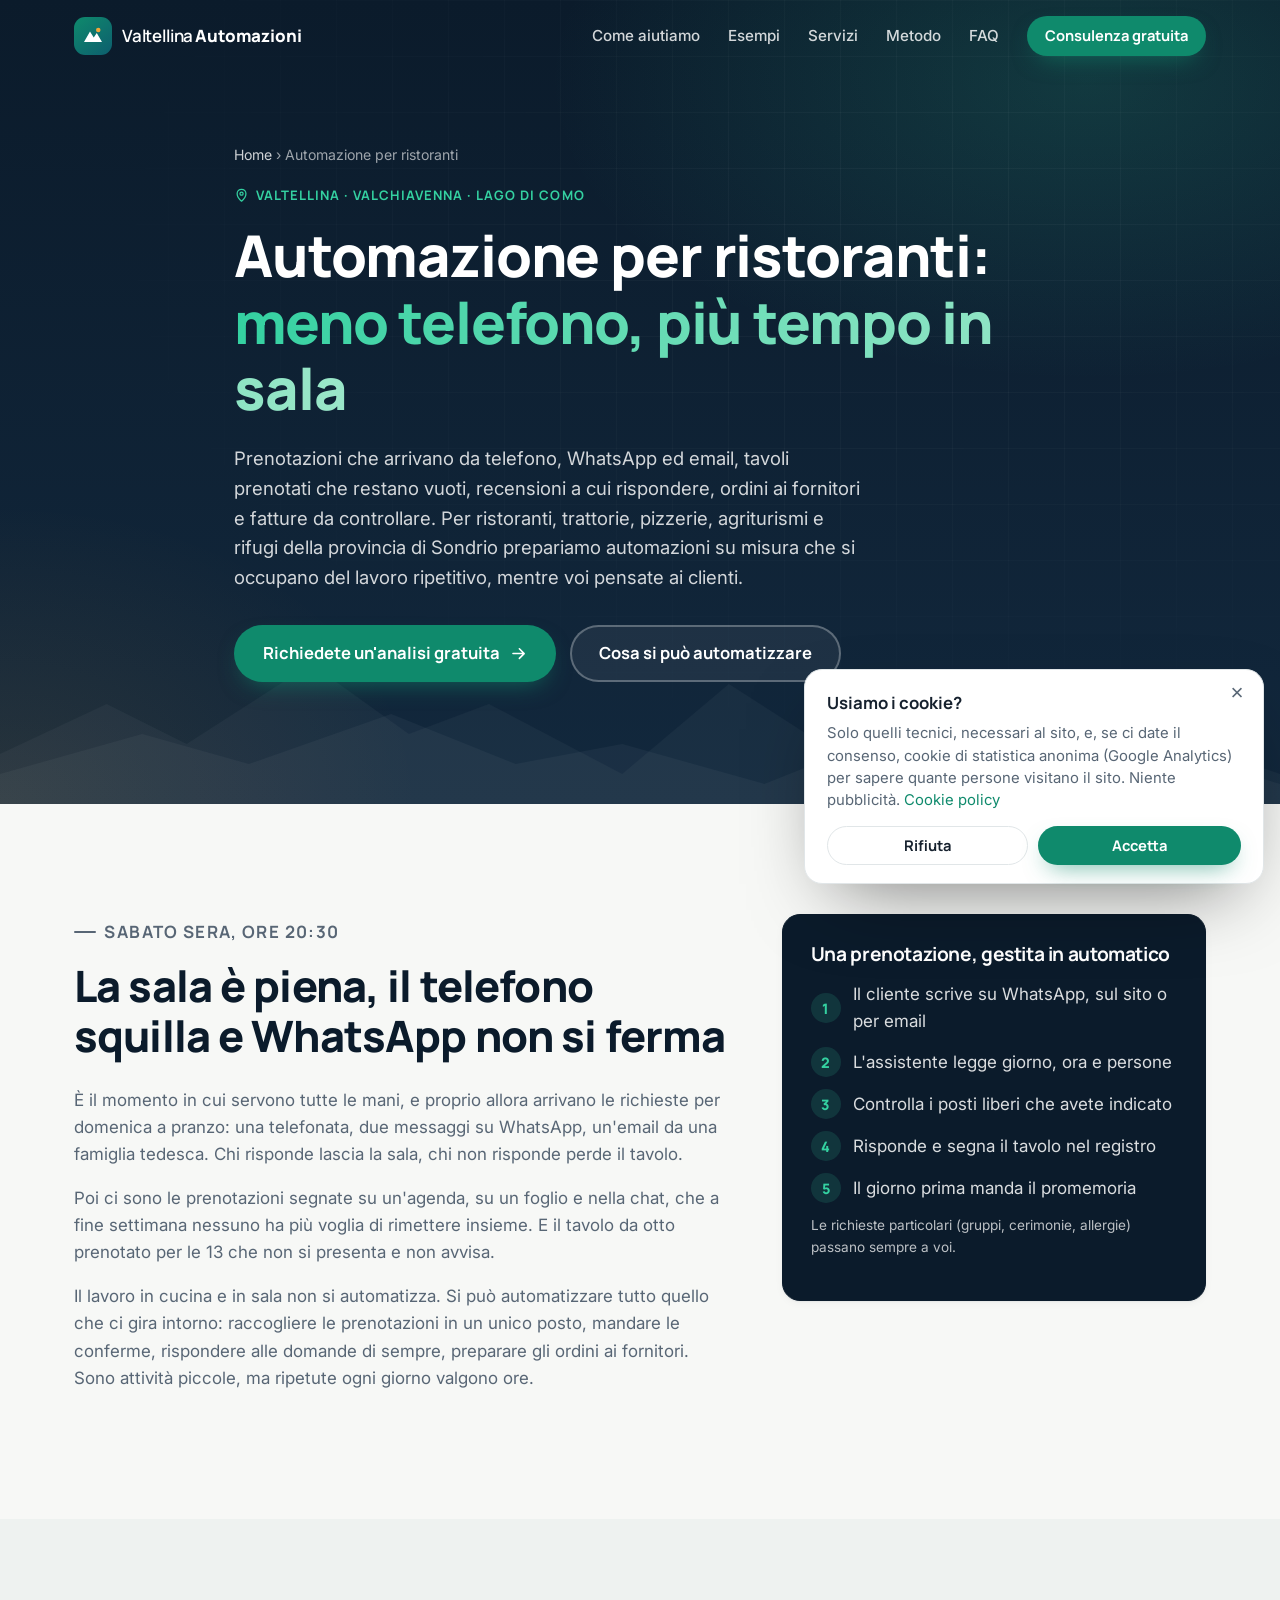
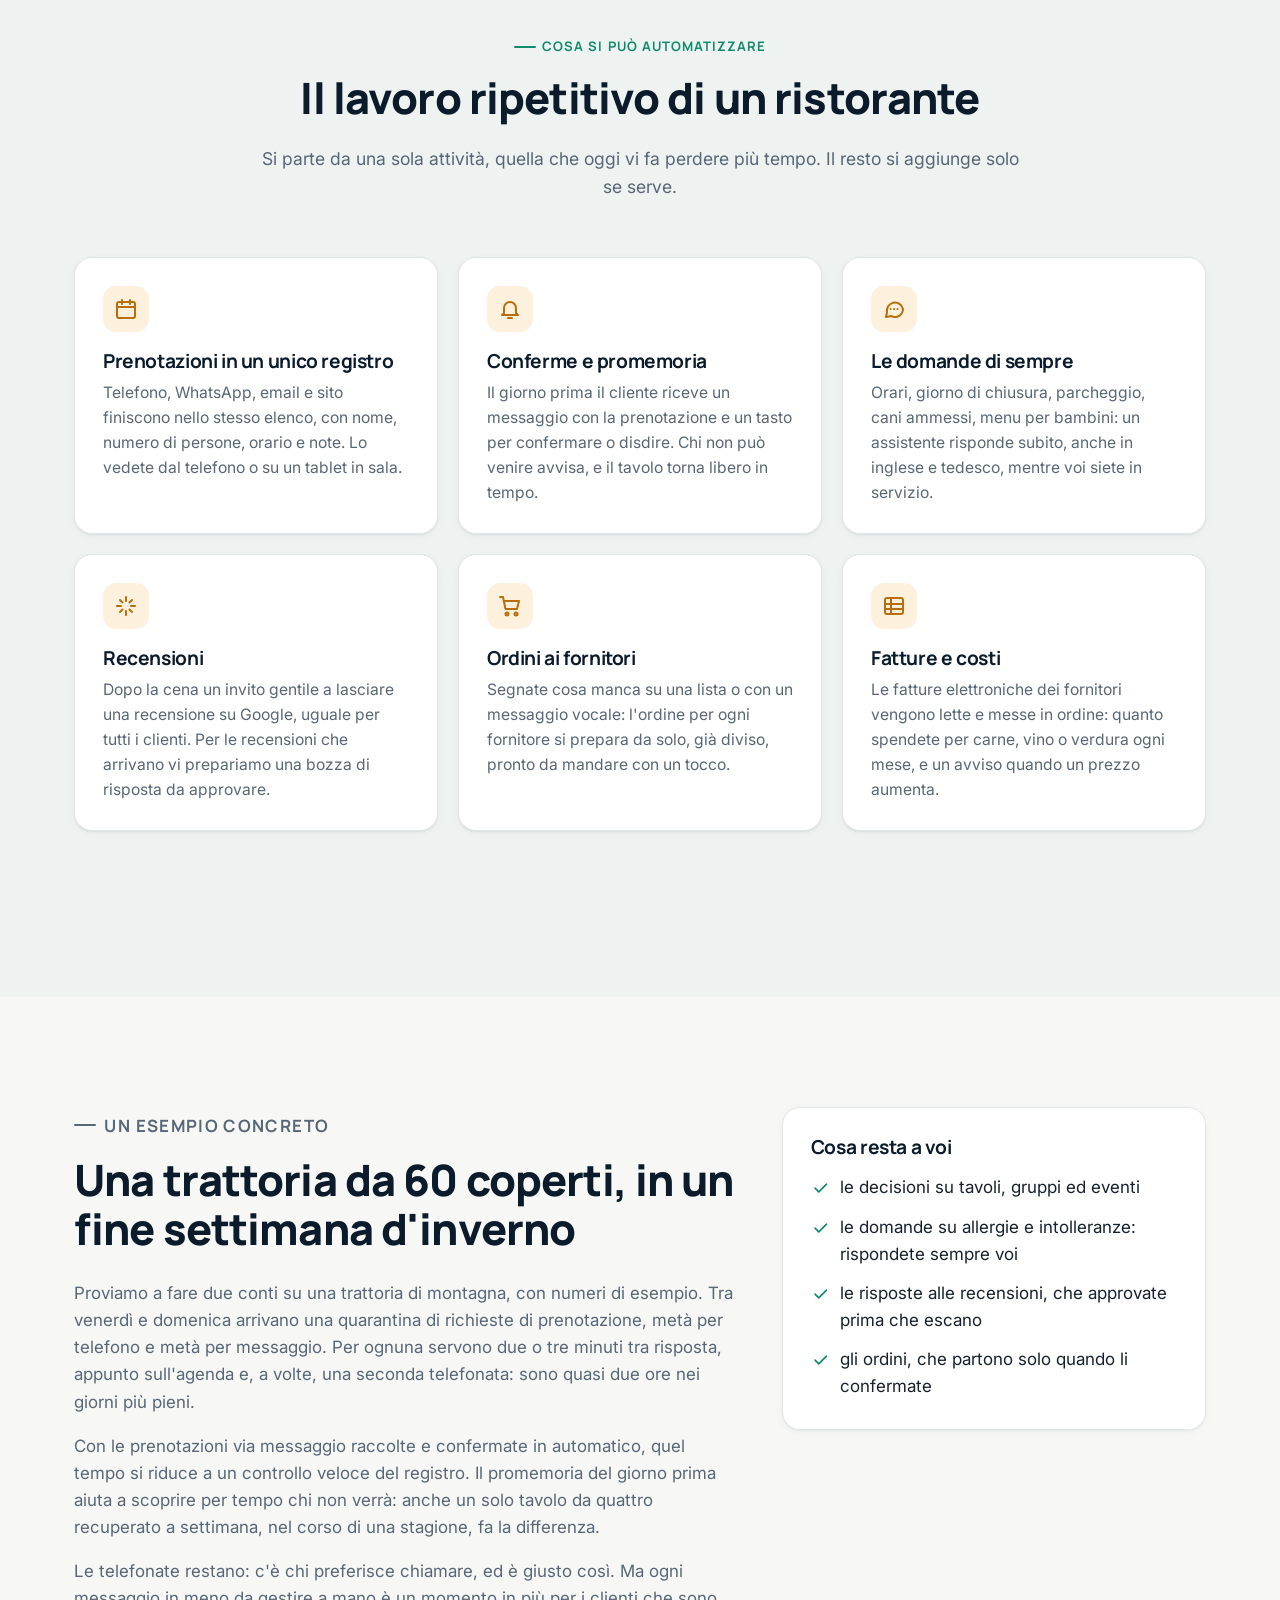
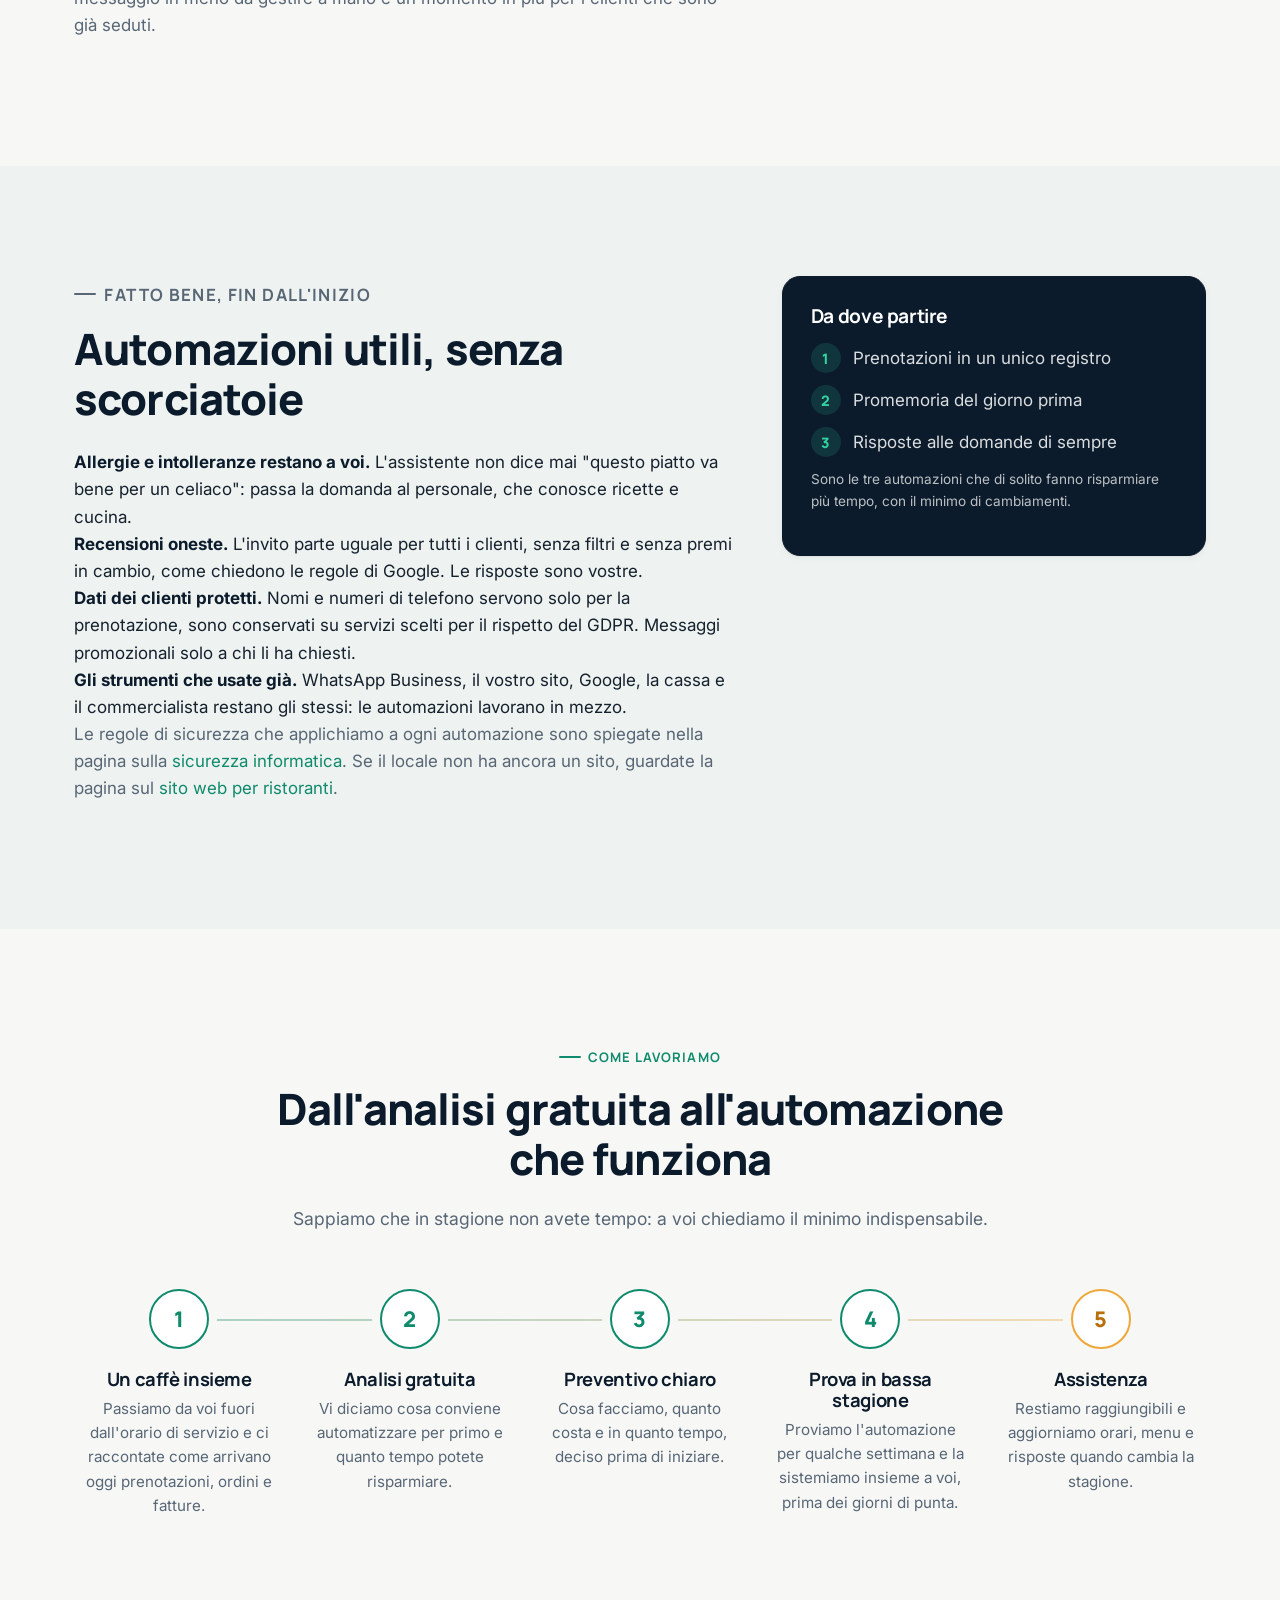
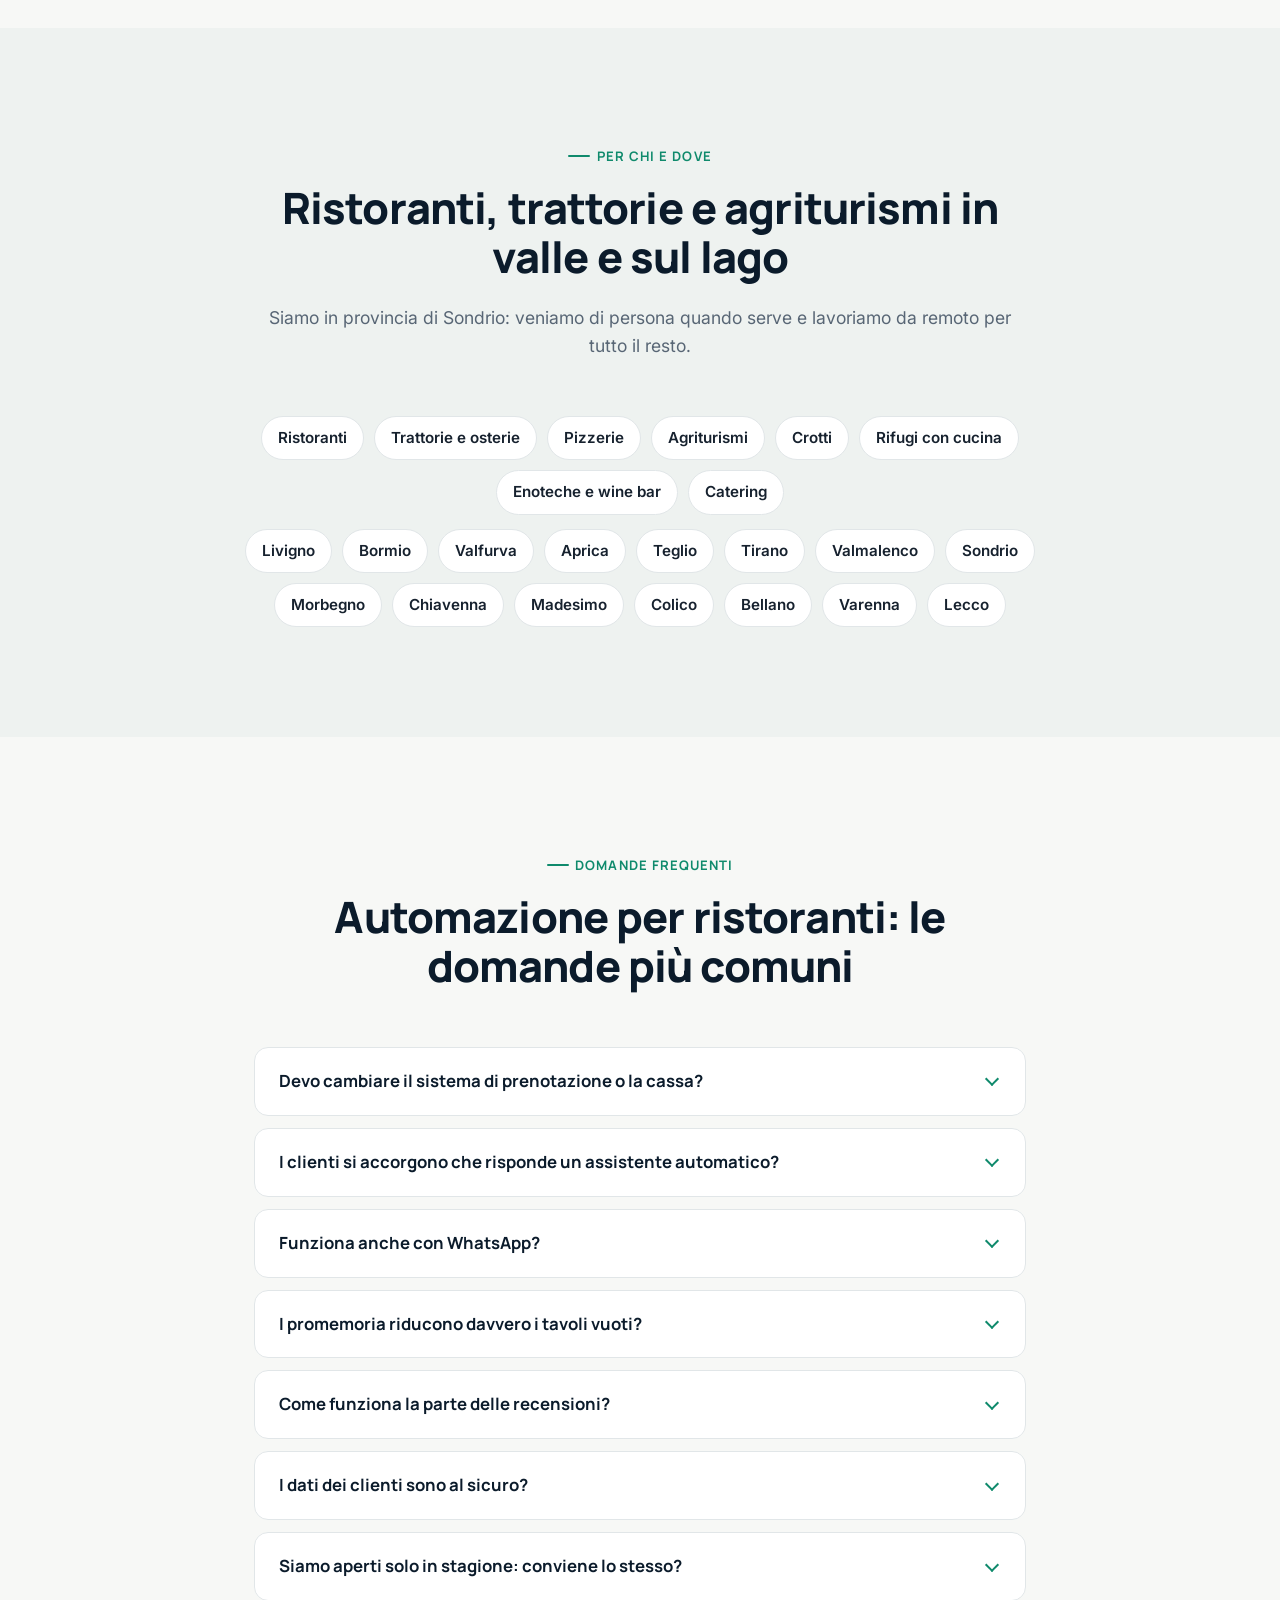
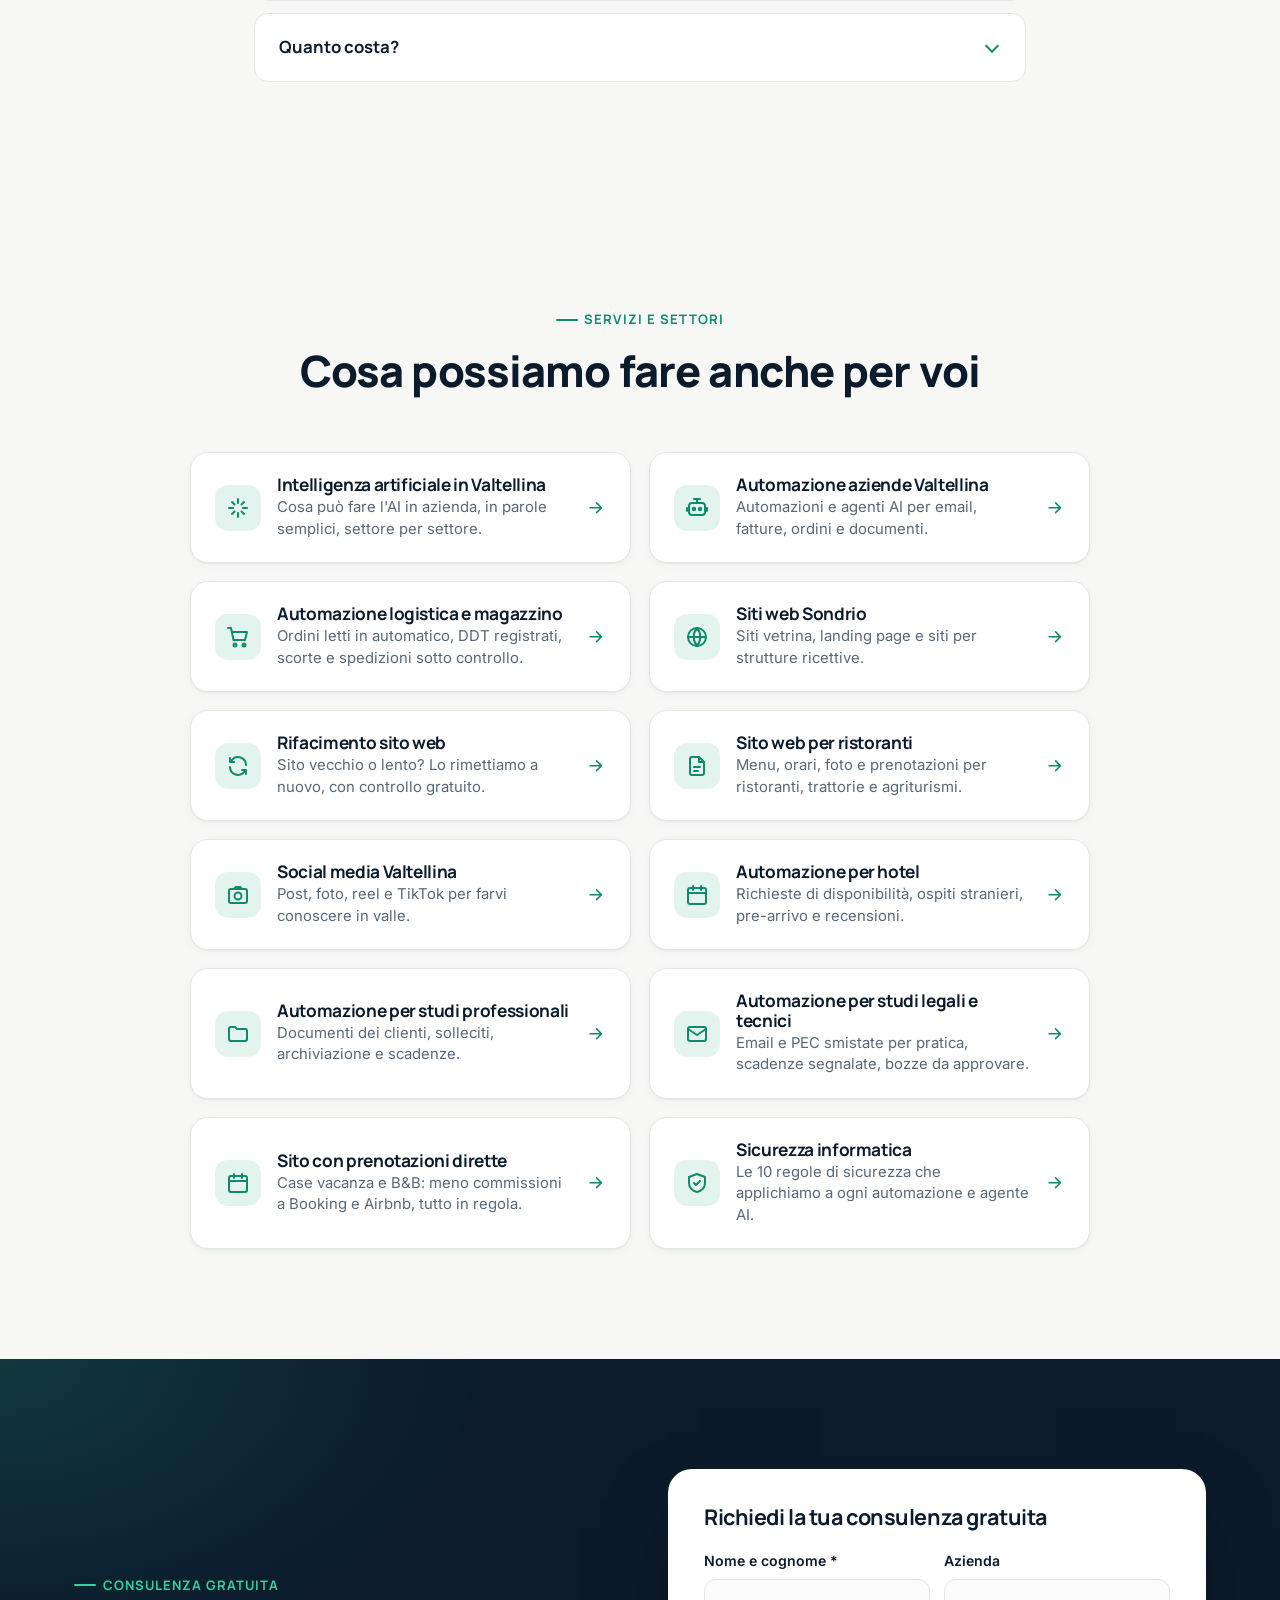
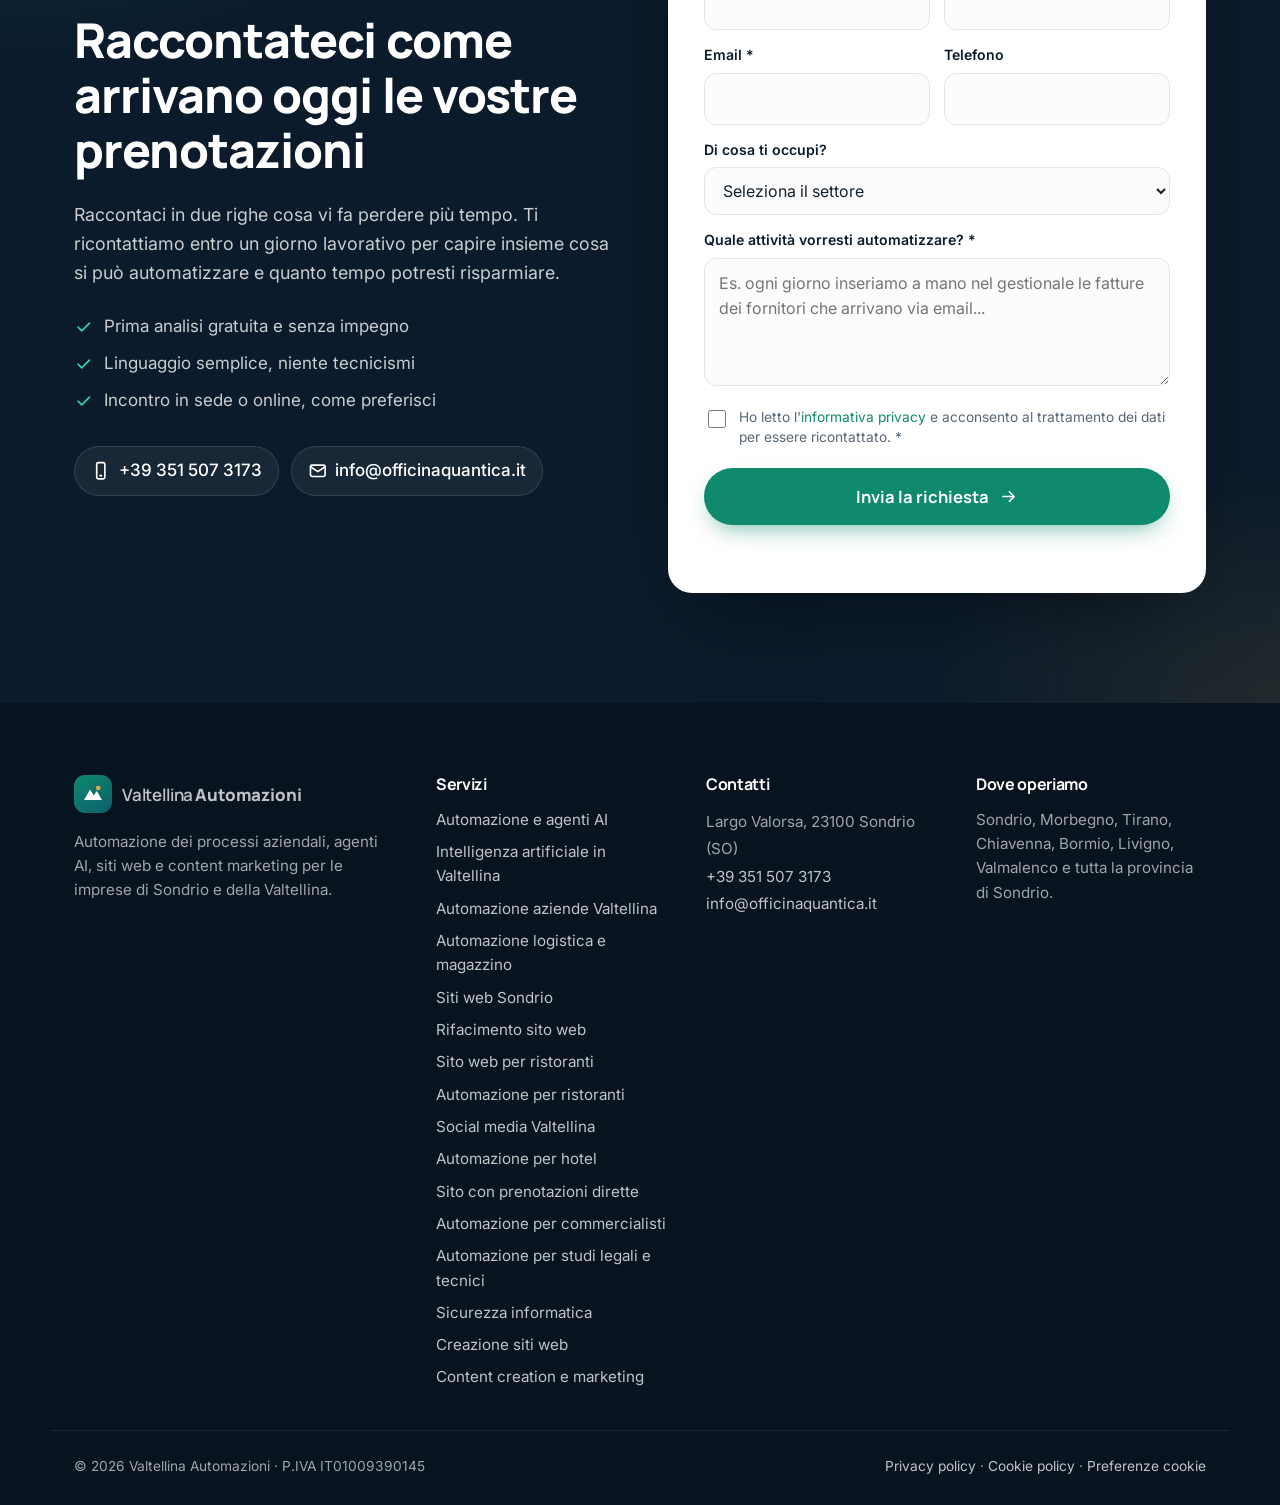
<file: automazione-ristoranti-valtellina/index.html>
<!DOCTYPE html>
<html lang="it">
<head>
  <meta charset="UTF-8">
  <meta name="viewport" content="width=device-width, initial-scale=1">
  <title>Automazione per ristoranti in Valtellina: prenotazioni, recensioni e ordini | Valtellina Automazioni</title>
  <meta name="description" content="Automazioni e assistente AI per ristoranti, trattorie, pizzerie, agriturismi e rifugi in Valtellina e sul Lago di Como: prenotazioni da WhatsApp ed email in un unico registro, promemoria contro i tavoli vuoti, risposte automatiche, recensioni, ordini ai fornitori e fatture. Analisi gratuita.">
  <link rel="canonical" href="https://www.officinaquantica.it/automazione-ristoranti-valtellina/">
  <meta name="robots" content="index, follow">
  <meta name="geo.region" content="IT-SO">
  <meta name="geo.placename" content="Sondrio">
  <meta name="theme-color" content="#0B1B2B">
  <meta property="og:type" content="website">
  <meta property="og:locale" content="it_IT">
  <meta property="og:site_name" content="Valtellina Automazioni">
  <meta property="og:title" content="Automazione per ristoranti in Valtellina">
  <meta property="og:description" content="Prenotazioni raccolte e confermate in automatico, promemoria del giorno prima, risposte alle domande di sempre, recensioni e ordini ai fornitori: meno telefono, più tempo in sala.">
  <meta property="og:url" content="https://www.officinaquantica.it/automazione-ristoranti-valtellina/">

  <meta property="og:image" content="https://www.officinaquantica.it/assets/og-image.jpg">
  <meta property="og:image:width" content="1200">
  <meta property="og:image:height" content="630">
  <meta property="og:image:alt" content="Valtellina Automazioni: automatizza il lavoro, fai crescere la tua azienda">
  <meta name="twitter:card" content="summary_large_image">
  <link rel="icon" href="/favicon.ico" sizes="48x48">
  <link rel="icon" href="/assets/favicon.svg" type="image/svg+xml">
  <link rel="icon" href="/favicon-96x96.png" type="image/png" sizes="96x96">
  <link rel="icon" href="/icon-192.png" type="image/png" sizes="192x192">
  <link rel="apple-touch-icon" href="/apple-touch-icon.png">
  <link rel="preconnect" href="https://fonts.googleapis.com">
  <link rel="preconnect" href="https://fonts.gstatic.com" crossorigin>
  <link href="https://fonts.googleapis.com/css2?family=Inter:wght@400;500;600&family=Manrope:wght@500;600;700;800&display=swap" rel="stylesheet">
  <link rel="stylesheet" href="/css/style.css">
  <script type="application/ld+json">
{
  "@context": "https://schema.org",
  "@type": "Service",
  "name": "Automazione per ristoranti in Valtellina",
  "serviceType": "Automazione e assistente AI per ristoranti",
  "url": "https://www.officinaquantica.it/automazione-ristoranti-valtellina/",
  "areaServed": [
    {
      "@type": "AdministrativeArea",
      "name": "Provincia di Sondrio"
    },
    {
      "@type": "Place",
      "name": "Valtellina"
    },
    {
      "@type": "Place",
      "name": "Valchiavenna"
    }
  ],
  "provider": {
    "@type": "ProfessionalService",
    "@id": "https://www.officinaquantica.it/#azienda",
    "name": "Valtellina Automazioni",
    "url": "https://www.officinaquantica.it/",
    "telephone": "+39 351 507 3173",
    "email": "info@officinaquantica.it"
  }
}
  </script>
  <script type="application/ld+json">
{
  "@context": "https://schema.org",
  "@type": "BreadcrumbList",
  "itemListElement": [
    {
      "@type": "ListItem",
      "position": 1,
      "name": "Home",
      "item": "https://www.officinaquantica.it/"
    },
    {
      "@type": "ListItem",
      "position": 2,
      "name": "Automazione per ristoranti",
      "item": "https://www.officinaquantica.it/automazione-ristoranti-valtellina/"
    }
  ]
}
  </script>
  <script type="application/ld+json">
{
  "@context": "https://schema.org",
  "@type": "FAQPage",
  "mainEntity": [
    {
      "@type": "Question",
      "name": "Devo cambiare il sistema di prenotazione o la cassa?",
      "acceptedAnswer": {
        "@type": "Answer",
        "text": "No. Partiamo da come lavorate oggi: agenda, WhatsApp Business, sito o sistema di prenotazione che già usate. Le automazioni si collegano a questi strumenti, senza farvi cambiare abitudini."
      }
    },
    {
      "@type": "Question",
      "name": "I clienti si accorgono che risponde un assistente automatico?",
      "acceptedAnswer": {
        "@type": "Answer",
        "text": "Le risposte sono scritte con il vostro tono e le vostre informazioni, e dove serve è indicato con chiarezza che si tratta di una risposta automatica. Per tutto quello che non è semplice (gruppi, eventi, allergie, reclami) il messaggio passa a una persona del locale."
      }
    },
    {
      "@type": "Question",
      "name": "Funziona anche con WhatsApp?",
      "acceptedAnswer": {
        "@type": "Answer",
        "text": "Sì, con WhatsApp Business, nel rispetto delle sue regole: risposte a chi vi scrive, conferme e promemoria delle prenotazioni. I messaggi promozionali si mandano solo a chi ha dato il consenso."
      }
    },
    {
      "@type": "Question",
      "name": "I promemoria riducono davvero i tavoli vuoti?",
      "acceptedAnswer": {
        "@type": "Answer",
        "text": "Non li azzerano, ma aiutano: chi ha un imprevisto disdice con un tocco invece di non presentarsi, e voi avete il tempo di ridare il tavolo a qualcun altro. Quanto si recupera dipende dal locale, e lo misuriamo insieme durante la prova."
      }
    },
    {
      "@type": "Question",
      "name": "Come funziona la parte delle recensioni?",
      "acceptedAnswer": {
        "@type": "Answer",
        "text": "Dopo la cena il cliente riceve un invito a lasciare una recensione su Google, sempre uguale per tutti, senza filtri e senza sconti in cambio. Quando arriva una recensione, vi prepariamo una bozza di risposta: la leggete, la cambiate se volete e la pubblicate voi."
      }
    },
    {
      "@type": "Question",
      "name": "I dati dei clienti sono al sicuro?",
      "acceptedAnswer": {
        "@type": "Answer",
        "text": "Sì. Usiamo solo i dati che servono per la prenotazione, su servizi scelti per il rispetto del GDPR e senza che vengano usati per addestrare l'intelligenza artificiale. Vi diamo l'informativa privacy da mostrare ai clienti e l'accordo sul trattamento dei dati."
      }
    },
    {
      "@type": "Question",
      "name": "Siamo aperti solo in stagione: conviene lo stesso?",
      "acceptedAnswer": {
        "@type": "Answer",
        "text": "Sì, perché è proprio nei mesi di punta che il tempo manca. Il consiglio è preparare e provare l'automazione nei mesi di chiusura o di bassa stagione, così all'apertura funziona già."
      }
    },
    {
      "@type": "Question",
      "name": "Quanto costa?",
      "acceptedAnswer": {
        "@type": "Answer",
        "text": "Dipende da cosa automatizzate e dagli strumenti che usate. Si parte quasi sempre da una sola automazione, con un prezzo fisso scritto nel preventivo e definito prima di iniziare. L'analisi iniziale è gratuita e senza impegno."
      }
    }
  ]
}
  </script>
</head>
<body>

  <!-- Icone SVG riutilizzabili -->
  <svg width="0" height="0" style="position:absolute" aria-hidden="true">
    <defs>
      <symbol id="i-mail" viewBox="0 0 24 24"><rect x="3" y="5" width="18" height="14" rx="2"/><path d="m3 7 9 6 9-6"/></symbol>
      <symbol id="i-file" viewBox="0 0 24 24"><path d="M14 3H7a2 2 0 0 0-2 2v14a2 2 0 0 0 2 2h10a2 2 0 0 0 2-2V8z"/><path d="M14 3v5h5M9 13h6M9 17h4"/></symbol>
      <symbol id="i-sheet" viewBox="0 0 24 24"><rect x="3" y="4" width="18" height="16" rx="2"/><path d="M3 10h18M3 15h18M9 4v16"/></symbol>
      <symbol id="i-chart" viewBox="0 0 24 24"><path d="M4 20V10M10 20V4M16 20v-7M22 20H2"/></symbol>
      <symbol id="i-cart" viewBox="0 0 24 24"><circle cx="9" cy="20" r="1.5"/><circle cx="18" cy="20" r="1.5"/><path d="M2 3h3l2.5 12h11.5l2-8H6.2"/></symbol>
      <symbol id="i-link" viewBox="0 0 24 24"><path d="M10 14a5 5 0 0 0 7 0l3-3a5 5 0 0 0-7-7l-1 1"/><path d="M14 10a5 5 0 0 0-7 0l-3 3a5 5 0 0 0 7 7l1-1"/></symbol>
      <symbol id="i-chat" viewBox="0 0 24 24"><path d="M21 12a8 8 0 0 1-11.6 7.1L4 20l1-4.6A8 8 0 1 1 21 12z"/><path d="M8.5 12h.01M12 12h.01M15.5 12h.01"/></symbol>
      <symbol id="i-clock" viewBox="0 0 24 24"><circle cx="12" cy="12" r="9"/><path d="M12 7v5l3 2"/></symbol>
      <symbol id="i-spark" viewBox="0 0 24 24"><path d="M12 3v4M12 17v4M3 12h4M17 12h4M6 6l2.5 2.5M15.5 15.5 18 18M6 18l2.5-2.5M15.5 8.5 18 6"/></symbol>
      <symbol id="i-brain" viewBox="0 0 24 24"><rect x="4" y="7" width="16" height="12" rx="3"/><path d="M12 7V3M9 3h6"/><circle cx="9" cy="13" r="1.2"/><circle cx="15" cy="13" r="1.2"/><path d="M2 12v3M22 12v3"/></symbol>
      <symbol id="i-check" viewBox="0 0 24 24"><path d="m5 12.5 4.5 4.5L19 7.5"/></symbol>
      <symbol id="i-arrow" viewBox="0 0 24 24"><path d="M5 12h14M13 6l6 6-6 6"/></symbol>
      <symbol id="i-globe" viewBox="0 0 24 24"><circle cx="12" cy="12" r="9"/><path d="M3 12h18M12 3a14 14 0 0 1 0 18M12 3a14 14 0 0 0 0 18"/></symbol>
      <symbol id="i-camera" viewBox="0 0 24 24"><rect x="3" y="6" width="18" height="14" rx="2"/><circle cx="12" cy="13" r="3.5"/><path d="M8 6l1.5-2h5L16 6"/></symbol>
      <symbol id="i-search" viewBox="0 0 24 24"><circle cx="11" cy="11" r="7"/><path d="m20 20-3.5-3.5"/></symbol>
      <symbol id="i-user" viewBox="0 0 24 24"><circle cx="12" cy="8" r="4"/><path d="M4 21a8 8 0 0 1 16 0"/></symbol>
      <symbol id="i-pin" viewBox="0 0 24 24"><path d="M12 21s-7-6.2-7-12a7 7 0 0 1 14 0c0 5.8-7 12-7 12z"/><circle cx="12" cy="9" r="2.5"/></symbol>
      <symbol id="i-puzzle" viewBox="0 0 24 24"><path d="M10 3h4v3a2 2 0 1 0 4 0V3h3v7h-3a2 2 0 1 0 0 4h3v7h-7v-3a2 2 0 1 0-4 0v3H3v-7h3a2 2 0 1 0 0-4H3V3h7z"/></symbol>
      <symbol id="i-step" viewBox="0 0 24 24"><path d="M4 18h5v-5h5V8h6"/><circle cx="20" cy="8" r="1.5"/></symbol>
      <symbol id="i-shield" viewBox="0 0 24 24"><path d="M12 3 4 6v6c0 4.5 3.4 8.3 8 9 4.6-.7 8-4.5 8-9V6z"/><path d="m9 12 2 2 4-4"/></symbol>
      <symbol id="i-phone" viewBox="0 0 24 24"><rect x="7" y="2" width="10" height="20" rx="2"/><path d="M11 18h2"/></symbol>
      <symbol id="i-calendar" viewBox="0 0 24 24"><rect x="3" y="5" width="18" height="16" rx="2"/><path d="M3 10h18M8 3v4M16 3v4"/></symbol>
      <symbol id="i-folder" viewBox="0 0 24 24"><path d="M3 7a2 2 0 0 1 2-2h4l2 2h8a2 2 0 0 1 2 2v8a2 2 0 0 1-2 2H5a2 2 0 0 1-2-2z"/></symbol>
      <symbol id="i-bell" viewBox="0 0 24 24"><path d="M6 16V11a6 6 0 0 1 12 0v5l2 2H4z"/><path d="M10 21h4"/></symbol>
      <symbol id="i-refresh" viewBox="0 0 24 24"><path d="M20 11a8 8 0 0 0-14.5-4.5L4 8M4 4v4h4M4 13a8 8 0 0 0 14.5 4.5L20 16M20 20v-4h-4"/></symbol>
      <symbol id="i-lock" viewBox="0 0 24 24"><rect x="5" y="11" width="14" height="10" rx="2"/><path d="M8 11V7a4 4 0 0 1 8 0v4"/><path d="M12 15v2"/></symbol>
      <symbol id="i-key" viewBox="0 0 24 24"><circle cx="8" cy="15" r="4"/><path d="m11 12 9-9M17 6l3 3M15 8l2 2"/></symbol>
    </defs>
  </svg>

  <a class="skip-link" href="#contenuto">Vai al contenuto</a>

  <!-- ===== HEADER ===== -->
  <header class="header" id="top">
    <div class="container header__inner">
      <a href="/" class="logo" aria-label="Valtellina Automazioni - torna all'inizio">
        <span class="logo__mark" aria-hidden="true">
          <svg viewBox="0 0 32 32"><path d="M4 24 12 10l5 8 4-6 7 12z" fill="currentColor"/><circle cx="23" cy="8" r="3" fill="var(--warm)"/></svg>
        </span>
        <span class="logo__text">Valtellina<strong>Automazioni</strong></span>
      </a>

      <nav class="nav" id="nav" aria-label="Navigazione principale">
        <a href="/#soluzione">Come aiutiamo</a>
        <a href="/#esempi">Esempi</a>
        <a href="/#servizi">Servizi</a>
        <a href="/#metodo">Metodo</a>
        <a href="#faq">FAQ</a>
        <a href="#contatti" class="btn btn--primary btn--sm nav__cta">Consulenza gratuita</a>
      </nav>

      <button class="nav-toggle" aria-label="Apri il menu" aria-expanded="false" aria-controls="nav">
        <span></span><span></span><span></span>
      </button>
    </div>
  </header>

  <main id="contenuto">
    <!-- HERO PAGINA -->
    <section class="hero hero--page">
      <div class="hero__bg" aria-hidden="true"></div>
      <div class="container hero__grid">
        <div class="hero__copy">
          <nav class="crumbs" aria-label="Percorso"><a href="/">Home</a> <span aria-hidden="true">›</span> <span>Automazione per ristoranti</span></nav>
          <p class="eyebrow eyebrow--light"><svg class="ic"><use href="#i-pin"/></svg> Valtellina · Valchiavenna · Lago di Como</p>
          <h1>Automazione per ristoranti: <span class="hl">meno telefono, più tempo in sala</span></h1>
          <p class="hero__lead">Prenotazioni che arrivano da telefono, WhatsApp ed email, tavoli prenotati che restano vuoti, recensioni a cui rispondere, ordini ai fornitori e fatture da controllare. Per ristoranti, trattorie, pizzerie, agriturismi e rifugi della provincia di Sondrio prepariamo automazioni su misura che si occupano del lavoro ripetitivo, mentre voi pensate ai clienti.</p>
          <div class="hero__ctas">
            <a href="#contatti" class="btn btn--primary btn--lg">Richiedete un'analisi gratuita <svg class="ic"><use href="#i-arrow"/></svg></a>
            <a href="#cosa-automatizzare" class="btn btn--ghost btn--lg">Cosa si può automatizzare</a>
          </div>
        </div>
      </div>
    </section>

    <!-- IL PROBLEMA -->
    <section class="section">
      <div class="container prose-grid">
        <div class="prose reveal">
          <p class="eyebrow">Sabato sera, ore 20:30</p>
          <h2>La sala è piena, il telefono squilla e WhatsApp non si ferma</h2>
          <p>È il momento in cui servono tutte le mani, e proprio allora arrivano le richieste per domenica a pranzo: una telefonata, due messaggi su WhatsApp, un'email da una famiglia tedesca. Chi risponde lascia la sala, chi non risponde perde il tavolo.</p>
          <p>Poi ci sono le prenotazioni segnate su un'agenda, su un foglio e nella chat, che a fine settimana nessuno ha più voglia di rimettere insieme. E il tavolo da otto prenotato per le 13 che non si presenta e non avvisa.</p>
          <p>Il lavoro in cucina e in sala non si automatizza. Si può automatizzare tutto quello che ci gira intorno: raccogliere le prenotazioni in un unico posto, mandare le conferme, rispondere alle domande di sempre, preparare gli ordini ai fornitori. Sono attività piccole, ma ripetute ogni giorno valgono ore.</p>
        </div>
        <aside class="note-card note-card--dark reveal">
          <h3>Una prenotazione, gestita in automatico</h3>
          <ol class="mini-flow">
            <li><span>1</span> Il cliente scrive su WhatsApp, sul sito o per email</li>
            <li><span>2</span> L'assistente legge giorno, ora e persone</li>
            <li><span>3</span> Controlla i posti liberi che avete indicato</li>
            <li><span>4</span> Risponde e segna il tavolo nel registro</li>
            <li><span>5</span> Il giorno prima manda il promemoria</li>
          </ol>
          <p style="margin-top:12px;font-size:.85rem;opacity:.85">Le richieste particolari (gruppi, cerimonie, allergie) passano sempre a voi.</p>
        </aside>
      </div>
    </section>

    <!-- COSA AUTOMATIZZARE -->
    <section class="section section--tint" id="cosa-automatizzare">
      <div class="container">
        <div class="section__head reveal">
          <p class="eyebrow">Cosa si può automatizzare</p>
          <h2>Il lavoro ripetitivo di un ristorante</h2>
          <p class="section__lead">Si parte da una sola attività, quella che oggi vi fa perdere più tempo. Il resto si aggiunge solo se serve.</p>
        </div>
        <div class="pain-grid">
          <article class="pain reveal">
            <svg class="pain__ic"><use href="#i-calendar"/></svg>
            <h3>Prenotazioni in un unico registro</h3>
            <p>Telefono, WhatsApp, email e sito finiscono nello stesso elenco, con nome, numero di persone, orario e note. Lo vedete dal telefono o su un tablet in sala.</p>
          </article>
          <article class="pain reveal">
            <svg class="pain__ic"><use href="#i-bell"/></svg>
            <h3>Conferme e promemoria</h3>
            <p>Il giorno prima il cliente riceve un messaggio con la prenotazione e un tasto per confermare o disdire. Chi non può venire avvisa, e il tavolo torna libero in tempo.</p>
          </article>
          <article class="pain reveal">
            <svg class="pain__ic"><use href="#i-chat"/></svg>
            <h3>Le domande di sempre</h3>
            <p>Orari, giorno di chiusura, parcheggio, cani ammessi, menu per bambini: un assistente risponde subito, anche in inglese e tedesco, mentre voi siete in servizio.</p>
          </article>
          <article class="pain reveal">
            <svg class="pain__ic"><use href="#i-spark"/></svg>
            <h3>Recensioni</h3>
            <p>Dopo la cena un invito gentile a lasciare una recensione su Google, uguale per tutti i clienti. Per le recensioni che arrivano vi prepariamo una bozza di risposta da approvare.</p>
          </article>
          <article class="pain reveal">
            <svg class="pain__ic"><use href="#i-cart"/></svg>
            <h3>Ordini ai fornitori</h3>
            <p>Segnate cosa manca su una lista o con un messaggio vocale: l'ordine per ogni fornitore si prepara da solo, già diviso, pronto da mandare con un tocco.</p>
          </article>
          <article class="pain reveal">
            <svg class="pain__ic"><use href="#i-sheet"/></svg>
            <h3>Fatture e costi</h3>
            <p>Le fatture elettroniche dei fornitori vengono lette e messe in ordine: quanto spendete per carne, vino o verdura ogni mese, e un avviso quando un prezzo aumenta.</p>
          </article>
        </div>
      </div>
    </section>

    <!-- ESEMPIO -->
    <section class="section">
      <div class="container prose-grid">
        <div class="prose reveal">
          <p class="eyebrow">Un esempio concreto</p>
          <h2>Una trattoria da 60 coperti, in un fine settimana d'inverno</h2>
          <p>Proviamo a fare due conti su una trattoria di montagna, con numeri di esempio. Tra venerdì e domenica arrivano una quarantina di richieste di prenotazione, metà per telefono e metà per messaggio. Per ognuna servono due o tre minuti tra risposta, appunto sull'agenda e, a volte, una seconda telefonata: sono quasi due ore nei giorni più pieni.</p>
          <p>Con le prenotazioni via messaggio raccolte e confermate in automatico, quel tempo si riduce a un controllo veloce del registro. Il promemoria del giorno prima aiuta a scoprire per tempo chi non verrà: anche un solo tavolo da quattro recuperato a settimana, nel corso di una stagione, fa la differenza.</p>
          <p>Le telefonate restano: c'è chi preferisce chiamare, ed è giusto così. Ma ogni messaggio in meno da gestire a mano è un momento in più per i clienti che sono già seduti.</p>
        </div>
        <aside class="note-card reveal">
          <h3>Cosa resta a voi</h3>
          <ul>
            <li><svg class="ic"><use href="#i-check"/></svg> le decisioni su tavoli, gruppi ed eventi</li>
            <li><svg class="ic"><use href="#i-check"/></svg> le domande su allergie e intolleranze: rispondete sempre voi</li>
            <li><svg class="ic"><use href="#i-check"/></svg> le risposte alle recensioni, che approvate prima che escano</li>
            <li><svg class="ic"><use href="#i-check"/></svg> gli ordini, che partono solo quando li confermate</li>
          </ul>
        </aside>
      </div>
    </section>

    <!-- REGOLE -->
    <section class="section section--tint">
      <div class="container prose-grid">
        <div class="prose reveal">
          <p class="eyebrow">Fatto bene, fin dall'inizio</p>
          <h2>Automazioni utili, senza scorciatoie</h2>
          <ul>
            <li><strong>Allergie e intolleranze restano a voi.</strong> L'assistente non dice mai "questo piatto va bene per un celiaco": passa la domanda al personale, che conosce ricette e cucina.</li>
            <li><strong>Recensioni oneste.</strong> L'invito parte uguale per tutti i clienti, senza filtri e senza premi in cambio, come chiedono le regole di Google. Le risposte sono vostre.</li>
            <li><strong>Dati dei clienti protetti.</strong> Nomi e numeri di telefono servono solo per la prenotazione, sono conservati su servizi scelti per il rispetto del GDPR. Messaggi promozionali solo a chi li ha chiesti.</li>
            <li><strong>Gli strumenti che usate già.</strong> WhatsApp Business, il vostro sito, Google, la cassa e il commercialista restano gli stessi: le automazioni lavorano in mezzo.</li>
          </ul>
          <p>Le regole di sicurezza che applichiamo a ogni automazione sono spiegate nella pagina sulla <a href="/sicurezza-informatica-automazioni/">sicurezza informatica</a>. Se il locale non ha ancora un sito, guardate la pagina sul <a href="/sito-web-ristoranti-valtellina/">sito web per ristoranti</a>.</p>
        </div>
        <aside class="note-card note-card--dark reveal">
          <h3>Da dove partire</h3>
          <ol class="mini-flow">
            <li><span>1</span> Prenotazioni in un unico registro</li>
            <li><span>2</span> Promemoria del giorno prima</li>
            <li><span>3</span> Risposte alle domande di sempre</li>
          </ol>
          <p style="margin-top:12px;font-size:.85rem;opacity:.85">Sono le tre automazioni che di solito fanno risparmiare più tempo, con il minimo di cambiamenti.</p>
        </aside>
      </div>
    </section>

    <!-- METODO -->
    <section class="section">
      <div class="container">
        <div class="section__head reveal">
          <p class="eyebrow">Come lavoriamo</p>
          <h2>Dall'analisi gratuita all'automazione che funziona</h2>
          <p class="section__lead">Sappiamo che in stagione non avete tempo: a voi chiediamo il minimo indispensabile.</p>
        </div>
        <ol class="steps">
          <li class="step reveal"><span class="step__num">1</span><h3>Un caffè insieme</h3><p>Passiamo da voi fuori dall'orario di servizio e ci raccontate come arrivano oggi prenotazioni, ordini e fatture.</p></li>
          <li class="step reveal"><span class="step__num">2</span><h3>Analisi gratuita</h3><p>Vi diciamo cosa conviene automatizzare per primo e quanto tempo potete risparmiare.</p></li>
          <li class="step reveal"><span class="step__num">3</span><h3>Preventivo chiaro</h3><p>Cosa facciamo, quanto costa e in quanto tempo, deciso prima di iniziare.</p></li>
          <li class="step reveal"><span class="step__num">4</span><h3>Prova in bassa stagione</h3><p>Proviamo l'automazione per qualche settimana e la sistemiamo insieme a voi, prima dei giorni di punta.</p></li>
          <li class="step reveal"><span class="step__num">5</span><h3>Assistenza</h3><p>Restiamo raggiungibili e aggiorniamo orari, menu e risposte quando cambia la stagione.</p></li>
        </ol>
      </div>
    </section>

    <!-- ZONE -->
    <section class="section section--tint">
      <div class="container">
        <div class="section__head reveal">
          <p class="eyebrow">Per chi e dove</p>
          <h2>Ristoranti, trattorie e agriturismi in valle e sul lago</h2>
          <p class="section__lead">Siamo in provincia di Sondrio: veniamo di persona quando serve e lavoriamo da remoto per tutto il resto.</p>
        </div>
        <ul class="zones reveal">
          <li>Ristoranti</li><li>Trattorie e osterie</li><li>Pizzerie</li><li>Agriturismi</li><li>Crotti</li><li>Rifugi con cucina</li><li>Enoteche e wine bar</li><li>Catering</li>
        </ul>
        <ul class="zones reveal" style="margin-top:14px">
          <li>Livigno</li><li>Bormio</li><li>Valfurva</li><li>Aprica</li><li>Teglio</li><li>Tirano</li><li>Valmalenco</li><li>Sondrio</li><li>Morbegno</li><li>Chiavenna</li><li>Madesimo</li><li>Colico</li><li>Bellano</li><li>Varenna</li><li>Lecco</li>
        </ul>
      </div>
    </section>

    <!-- FAQ -->
    <section class="section" id="faq">
      <div class="container container--narrow">
        <div class="section__head reveal">
          <p class="eyebrow">Domande frequenti</p>
          <h2>Automazione per ristoranti: le domande più comuni</h2>
        </div>
        <div class="faq reveal">
          <details><summary>Devo cambiare il sistema di prenotazione o la cassa?</summary><p>No. Partiamo da come lavorate oggi: agenda, WhatsApp Business, sito o sistema di prenotazione che già usate. Le automazioni si collegano a questi strumenti, senza farvi cambiare abitudini.</p></details>
          <details><summary>I clienti si accorgono che risponde un assistente automatico?</summary><p>Le risposte sono scritte con il vostro tono e le vostre informazioni, e dove serve è indicato con chiarezza che si tratta di una risposta automatica. Per tutto quello che non è semplice (gruppi, eventi, allergie, reclami) il messaggio passa a una persona del locale.</p></details>
          <details><summary>Funziona anche con WhatsApp?</summary><p>Sì, con WhatsApp Business, nel rispetto delle sue regole: risposte a chi vi scrive, conferme e promemoria delle prenotazioni. I messaggi promozionali si mandano solo a chi ha dato il consenso.</p></details>
          <details><summary>I promemoria riducono davvero i tavoli vuoti?</summary><p>Non li azzerano, ma aiutano: chi ha un imprevisto disdice con un tocco invece di non presentarsi, e voi avete il tempo di ridare il tavolo a qualcun altro. Quanto si recupera dipende dal locale, e lo misuriamo insieme durante la prova.</p></details>
          <details><summary>Come funziona la parte delle recensioni?</summary><p>Dopo la cena il cliente riceve un invito a lasciare una recensione su Google, sempre uguale per tutti, senza filtri e senza sconti in cambio. Quando arriva una recensione, vi prepariamo una bozza di risposta: la leggete, la cambiate se volete e la pubblicate voi.</p></details>
          <details><summary>I dati dei clienti sono al sicuro?</summary><p>Sì. Usiamo solo i dati che servono per la prenotazione, su servizi scelti per il rispetto del GDPR e senza che vengano usati per addestrare l'intelligenza artificiale. Vi diamo l'informativa privacy da mostrare ai clienti e l'accordo sul trattamento dei dati.</p></details>
          <details><summary>Siamo aperti solo in stagione: conviene lo stesso?</summary><p>Sì, perché è proprio nei mesi di punta che il tempo manca. Il consiglio è preparare e provare l'automazione nei mesi di chiusura o di bassa stagione, così all'apertura funziona già.</p></details>
          <details><summary>Quanto costa?</summary><p>Dipende da cosa automatizzate e dagli strumenti che usate. Si parte quasi sempre da una sola automazione, con un prezzo fisso scritto nel preventivo e definito prima di iniziare. L'analisi iniziale è gratuita e senza impegno.</p></details>
        </div>
      </div>
    </section>

    <!-- ALTRI SERVIZI -->
    <section class="section section--related">
      <div class="container">
        <div class="section__head reveal"><p class="eyebrow">Servizi e settori</p><h2>Cosa possiamo fare anche per voi</h2></div>
        <div class="related">
          <a class="related__item reveal" href="/intelligenza-artificiale-valtellina/"><svg class="ic"><use href="#i-spark"/></svg><div><h3>Intelligenza artificiale in Valtellina</h3><p>Cosa può fare l'AI in azienda, in parole semplici, settore per settore.</p></div><svg class="ic related__go"><use href="#i-arrow"/></svg></a>
          <a class="related__item reveal" href="/automazione-aziende-valtellina/"><svg class="ic"><use href="#i-brain"/></svg><div><h3>Automazione aziende Valtellina</h3><p>Automazioni e agenti AI per email, fatture, ordini e documenti.</p></div><svg class="ic related__go"><use href="#i-arrow"/></svg></a>
          <a class="related__item reveal" href="/automazione-logistica-magazzino-sondrio/"><svg class="ic"><use href="#i-cart"/></svg><div><h3>Automazione logistica e magazzino</h3><p>Ordini letti in automatico, DDT registrati, scorte e spedizioni sotto controllo.</p></div><svg class="ic related__go"><use href="#i-arrow"/></svg></a>
          <a class="related__item reveal" href="/siti-web-sondrio/"><svg class="ic"><use href="#i-globe"/></svg><div><h3>Siti web Sondrio</h3><p>Siti vetrina, landing page e siti per strutture ricettive.</p></div><svg class="ic related__go"><use href="#i-arrow"/></svg></a>
          <a class="related__item reveal" href="/rifacimento-sito-web-sondrio/"><svg class="ic"><use href="#i-refresh"/></svg><div><h3>Rifacimento sito web</h3><p>Sito vecchio o lento? Lo rimettiamo a nuovo, con controllo gratuito.</p></div><svg class="ic related__go"><use href="#i-arrow"/></svg></a>
          <a class="related__item reveal" href="/sito-web-ristoranti-valtellina/"><svg class="ic"><use href="#i-file"/></svg><div><h3>Sito web per ristoranti</h3><p>Menu, orari, foto e prenotazioni per ristoranti, trattorie e agriturismi.</p></div><svg class="ic related__go"><use href="#i-arrow"/></svg></a>
          <a class="related__item reveal" href="/social-media-valtellina/"><svg class="ic"><use href="#i-camera"/></svg><div><h3>Social media Valtellina</h3><p>Post, foto, reel e TikTok per farvi conoscere in valle.</p></div><svg class="ic related__go"><use href="#i-arrow"/></svg></a>
          <a class="related__item reveal" href="/automazione-hotel-valtellina/"><svg class="ic"><use href="#i-calendar"/></svg><div><h3>Automazione per hotel</h3><p>Richieste di disponibilità, ospiti stranieri, pre-arrivo e recensioni.</p></div><svg class="ic related__go"><use href="#i-arrow"/></svg></a>
          <a class="related__item reveal" href="/automazione-commercialisti-sondrio/"><svg class="ic"><use href="#i-folder"/></svg><div><h3>Automazione per studi professionali</h3><p>Documenti dei clienti, solleciti, archiviazione e scadenze.</p></div><svg class="ic related__go"><use href="#i-arrow"/></svg></a>
          <a class="related__item reveal" href="/automazione-studi-legali-tecnici-sondrio/"><svg class="ic"><use href="#i-mail"/></svg><div><h3>Automazione per studi legali e tecnici</h3><p>Email e PEC smistate per pratica, scadenze segnalate, bozze da approvare.</p></div><svg class="ic related__go"><use href="#i-arrow"/></svg></a>
          <a class="related__item reveal" href="/sito-prenotazioni-dirette-case-vacanza/"><svg class="ic"><use href="#i-calendar"/></svg><div><h3>Sito con prenotazioni dirette</h3><p>Case vacanza e B&B: meno commissioni a Booking e Airbnb, tutto in regola.</p></div><svg class="ic related__go"><use href="#i-arrow"/></svg></a>
          <a class="related__item reveal" href="/sicurezza-informatica-automazioni/"><svg class="ic"><use href="#i-shield"/></svg><div><h3>Sicurezza informatica</h3><p>Le 10 regole di sicurezza che applichiamo a ogni automazione e agente AI.</p></div><svg class="ic related__go"><use href="#i-arrow"/></svg></a>
        </div>
      </div>
    </section>

    <!-- ===== 8. CTA FINALE / CONTATTI ===== -->
    <section class="section section--cta" id="contatti">
      <div class="container cta">
        <div class="cta__copy reveal">
          <p class="eyebrow eyebrow--light">Consulenza gratuita</p>
          <h2>Raccontateci come arrivano oggi le vostre prenotazioni</h2>
          <p class="cta__lead">Raccontaci in due righe cosa vi fa perdere più tempo. Ti ricontattiamo entro un giorno lavorativo per capire insieme cosa si può automatizzare e quanto tempo potresti risparmiare.</p>
          <ul class="cta__points">
            <li><svg class="ic"><use href="#i-check"/></svg> Prima analisi gratuita e senza impegno</li>
            <li><svg class="ic"><use href="#i-check"/></svg> Linguaggio semplice, niente tecnicismi</li>
            <li><svg class="ic"><use href="#i-check"/></svg> Incontro in sede o online, come preferisci</li>
          </ul>
          <div class="cta__direct">
            <a href="tel:+393515073173"><svg class="ic"><use href="#i-phone"/></svg> +39 351 507 3173</a>
            <a href="mailto:info@officinaquantica.it"><svg class="ic"><use href="#i-mail"/></svg> info@officinaquantica.it</a>
          </div>
        </div>

        <form class="form reveal" id="contact-form" action="https://formsubmit.co/ajax/info@officinaquantica.it" method="POST" novalidate>
          <input type="hidden" name="_subject" value="Nuova richiesta dal sito: pagina Automazione ristoranti Valtellina">
          <input type="hidden" name="_template" value="table">
          <input type="text" name="_honey" tabindex="-1" autocomplete="off" aria-hidden="true" style="position:absolute;left:-9999px">
          <h3 class="form__title">Richiedi la tua consulenza gratuita</h3>
          <div class="form__row">
            <label class="field">
              <span>Nome e cognome *</span>
              <input type="text" name="nome" autocomplete="name" required>
            </label>
            <label class="field">
              <span>Azienda</span>
              <input type="text" name="azienda" autocomplete="organization">
            </label>
          </div>
          <div class="form__row">
            <label class="field">
              <span>Email *</span>
              <input type="email" name="email" autocomplete="email" required>
            </label>
            <label class="field">
              <span>Telefono</span>
              <input type="tel" name="telefono" autocomplete="tel">
            </label>
          </div>
          <label class="field">
            <span>Di cosa ti occupi?</span>
            <select name="settore">
              <option value="">Seleziona il settore</option>
              <option>Azienda / PMI</option>
              <option>Studio professionale</option>
              <option>Negozio / Commercio</option>
              <option>Ristorante / Struttura ricettiva</option>
              <option>Artigiano</option>
              <option>Altro</option>
            </select>
          </label>
          <label class="field">
            <span>Quale attività vorresti automatizzare? *</span>
            <textarea name="messaggio" rows="4" required placeholder="Es. ogni giorno inseriamo a mano nel gestionale le fatture dei fornitori che arrivano via email..."></textarea>
          </label>
          <label class="check">
            <input type="checkbox" name="privacy" required>
            <span>Ho letto l'<a href="/privacy.html">informativa privacy</a> e acconsento al trattamento dei dati per essere ricontattato. *</span>
          </label>
          <button type="submit" class="btn btn--primary btn--lg btn--block">Invia la richiesta <svg class="ic"><use href="#i-arrow"/></svg></button>
          <p class="form__msg" id="form-msg" role="status" aria-live="polite"></p>
        </form>
      </div>
    </section>
  </main>

  <!-- ===== FOOTER ===== -->
  <footer class="footer">
    <div class="container footer__grid">
      <div>
        <a href="/" class="logo logo--footer" aria-label="Valtellina Automazioni">
          <span class="logo__mark" aria-hidden="true">
            <svg viewBox="0 0 32 32"><path d="M4 24 12 10l5 8 4-6 7 12z" fill="currentColor"/><circle cx="23" cy="8" r="3" fill="var(--warm)"/></svg>
          </span>
          <span class="logo__text">Valtellina<strong>Automazioni</strong></span>
        </a>
        <p class="footer__claim">Automazione dei processi aziendali, agenti AI, siti web e content marketing per le imprese di Sondrio e della Valtellina.</p>
      </div>
      <div>
        <h3>Servizi</h3>
        <ul>
          <li><a href="/#automazione">Automazione e agenti AI</a></li>
          <li><a href="/intelligenza-artificiale-valtellina/">Intelligenza artificiale in Valtellina</a></li>
          <li><a href="/automazione-aziende-valtellina/">Automazione aziende Valtellina</a></li>
          <li><a href="/automazione-logistica-magazzino-sondrio/">Automazione logistica e magazzino</a></li>
          <li><a href="/siti-web-sondrio/">Siti web Sondrio</a></li>
          <li><a href="/rifacimento-sito-web-sondrio/">Rifacimento sito web</a></li>
          <li><a href="/sito-web-ristoranti-valtellina/">Sito web per ristoranti</a></li>
          <li><a href="/automazione-ristoranti-valtellina/">Automazione per ristoranti</a></li>
          <li><a href="/social-media-valtellina/">Social media Valtellina</a></li>
          <li><a href="/automazione-hotel-valtellina/">Automazione per hotel</a></li>
          <li><a href="/sito-prenotazioni-dirette-case-vacanza/">Sito con prenotazioni dirette</a></li>
          <li><a href="/automazione-commercialisti-sondrio/">Automazione per commercialisti</a></li>
          <li><a href="/automazione-studi-legali-tecnici-sondrio/">Automazione per studi legali e tecnici</a></li>
          <li><a href="/sicurezza-informatica-automazioni/">Sicurezza informatica</a></li>
          <li><a href="/#siti-web">Creazione siti web</a></li>
          <li><a href="/#content-marketing">Content creation e marketing</a></li>
        </ul>
      </div>
      <div>
        <h3>Contatti</h3>
        <address>
          Largo Valorsa, 23100 Sondrio (SO)<br>
          <a href="tel:+393515073173">+39 351 507 3173</a><br>
          <a href="mailto:info@officinaquantica.it">info@officinaquantica.it</a>
        </address>
      </div>
      <div>
        <h3>Dove operiamo</h3>
        <p class="footer__areas">Sondrio, Morbegno, Tirano, Chiavenna, Bormio, Livigno, Valmalenco e tutta la provincia di Sondrio.</p>
      </div>
    </div>
    <div class="container footer__bottom">
      <p>© <span id="year">2026</span> Valtellina Automazioni · P.IVA IT01009390145</p>
      <p><a href="/privacy.html">Privacy policy</a> · <a href="/privacy.html#cookie">Cookie policy</a> · <a href="#" data-cookie-prefs>Preferenze cookie</a></p>
    </div>
  </footer>

  <!-- CTA fissa su smartphone -->
  <a href="#contatti" class="mobile-cta">Richiedi una consulenza gratuita</a>

  <script src="/js/main.js" defer></script>
  <script src="/js/cookie-consent.js" defer></script>
</body>
</html>
</file>
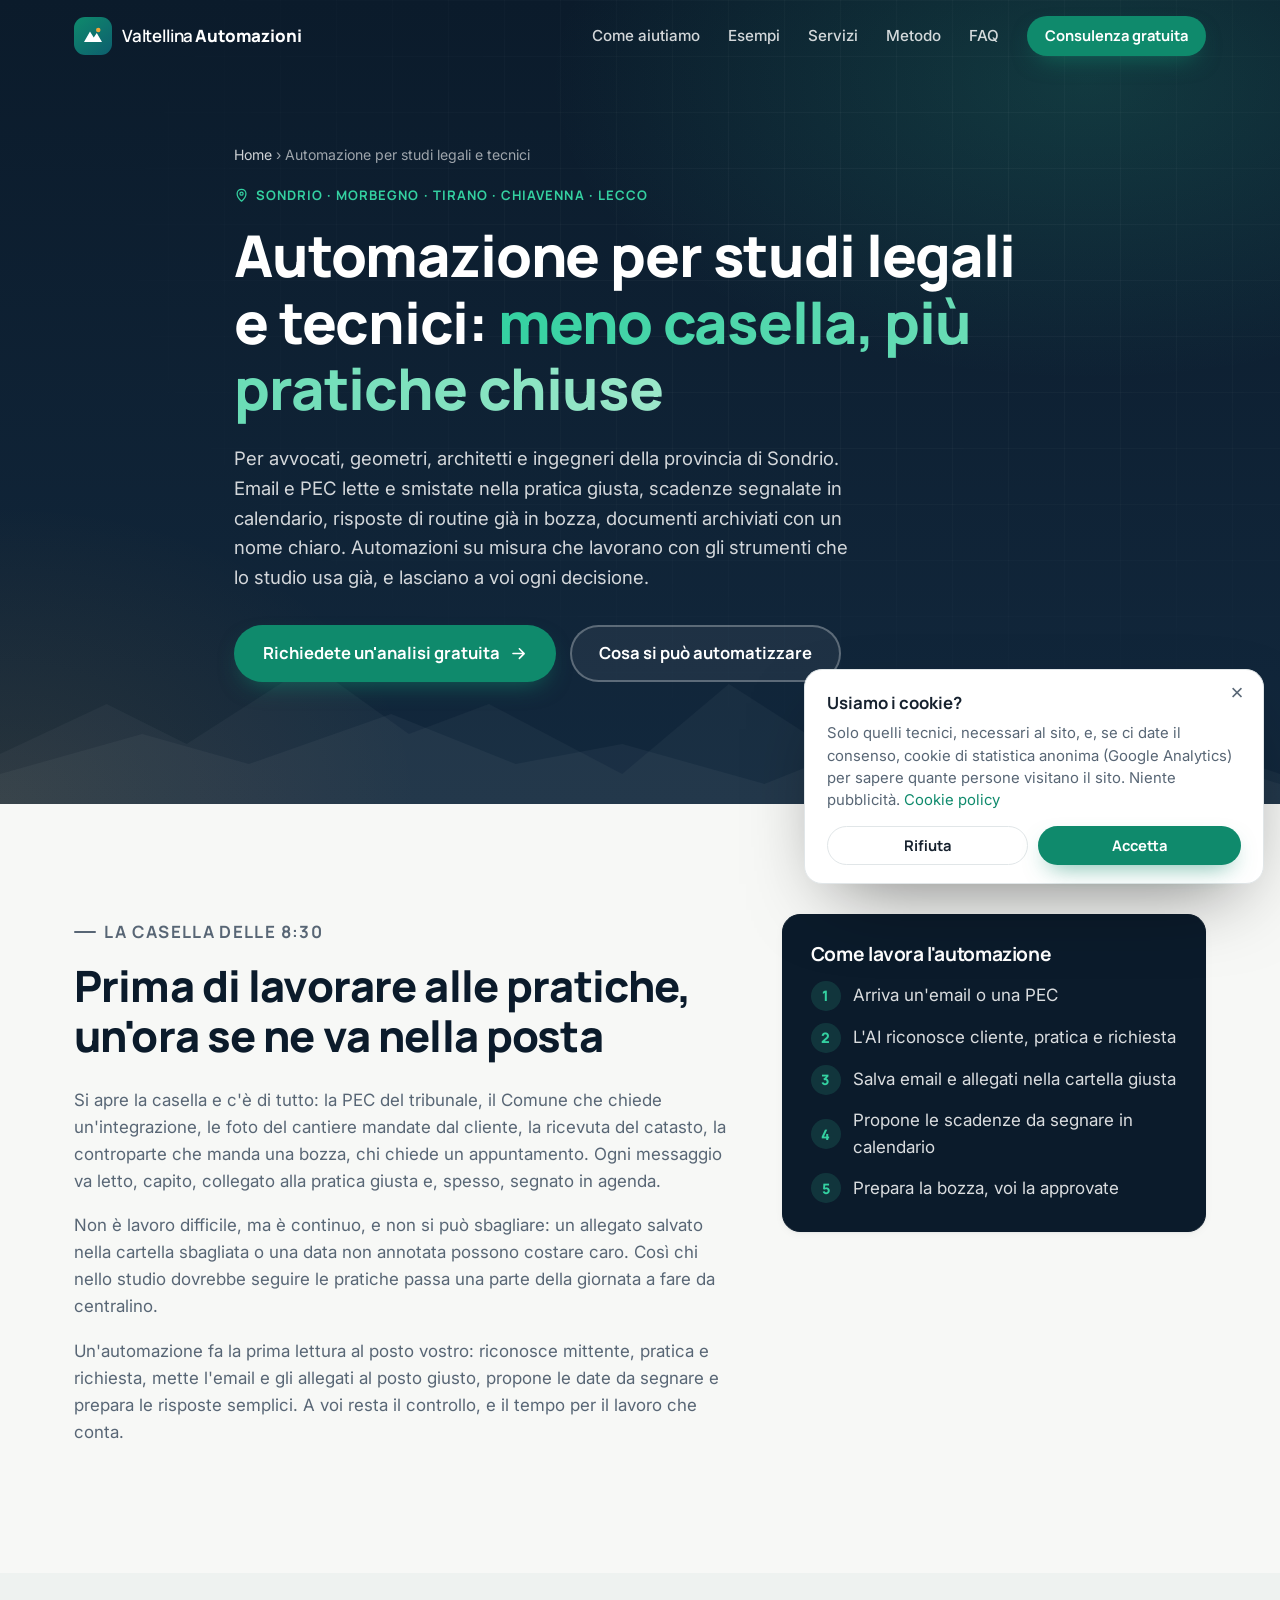
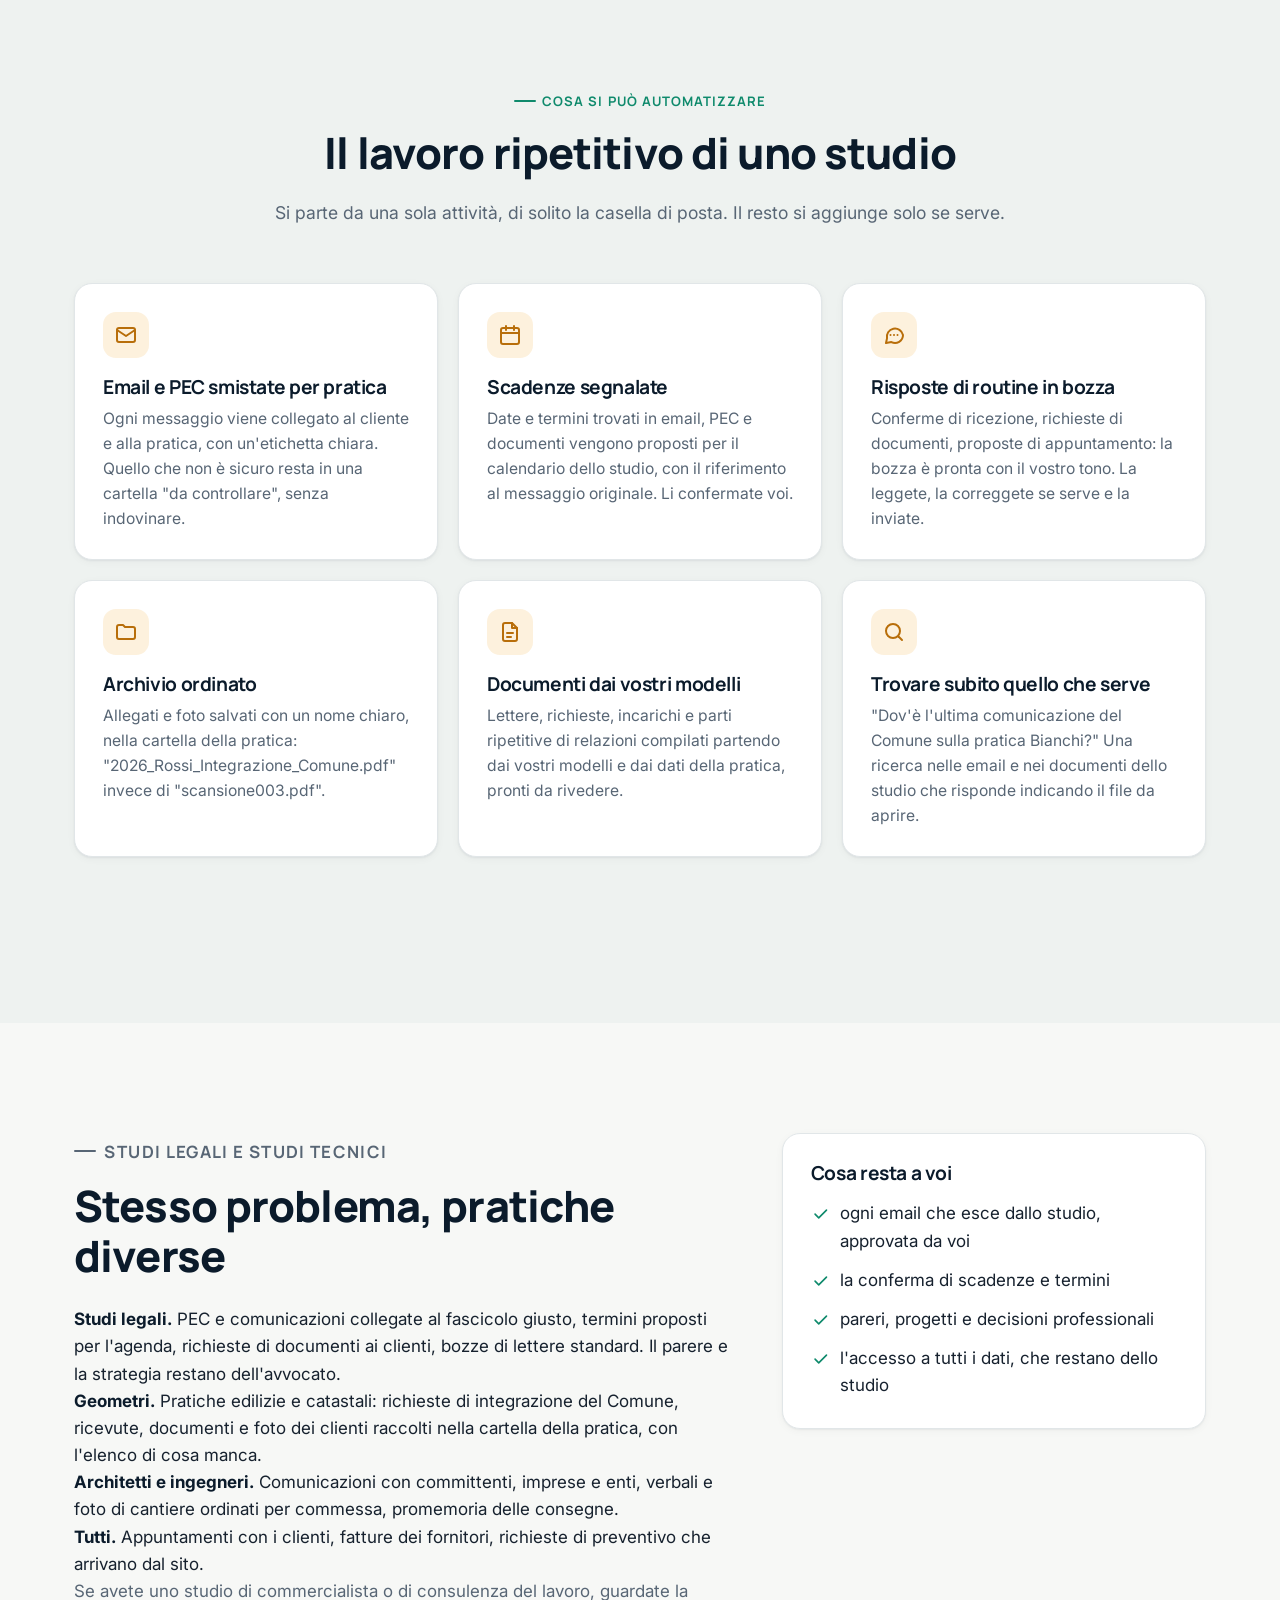
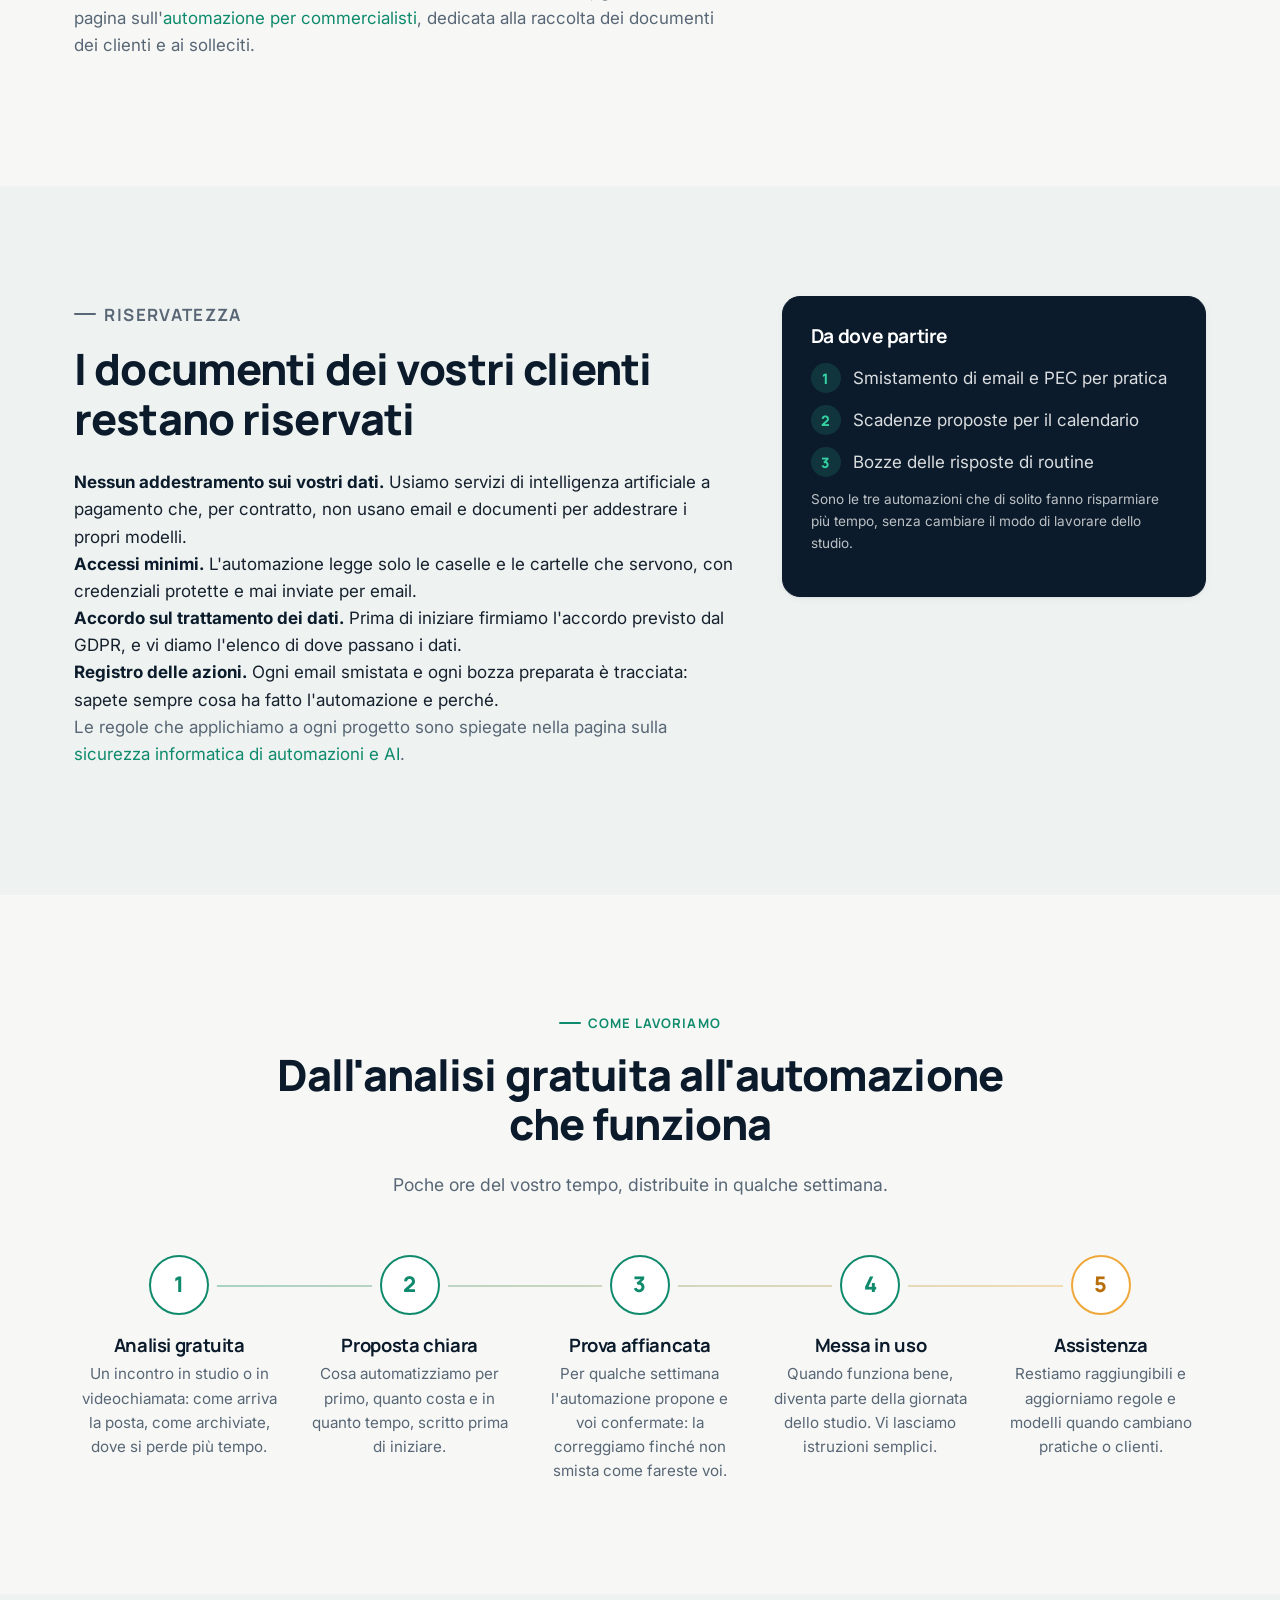
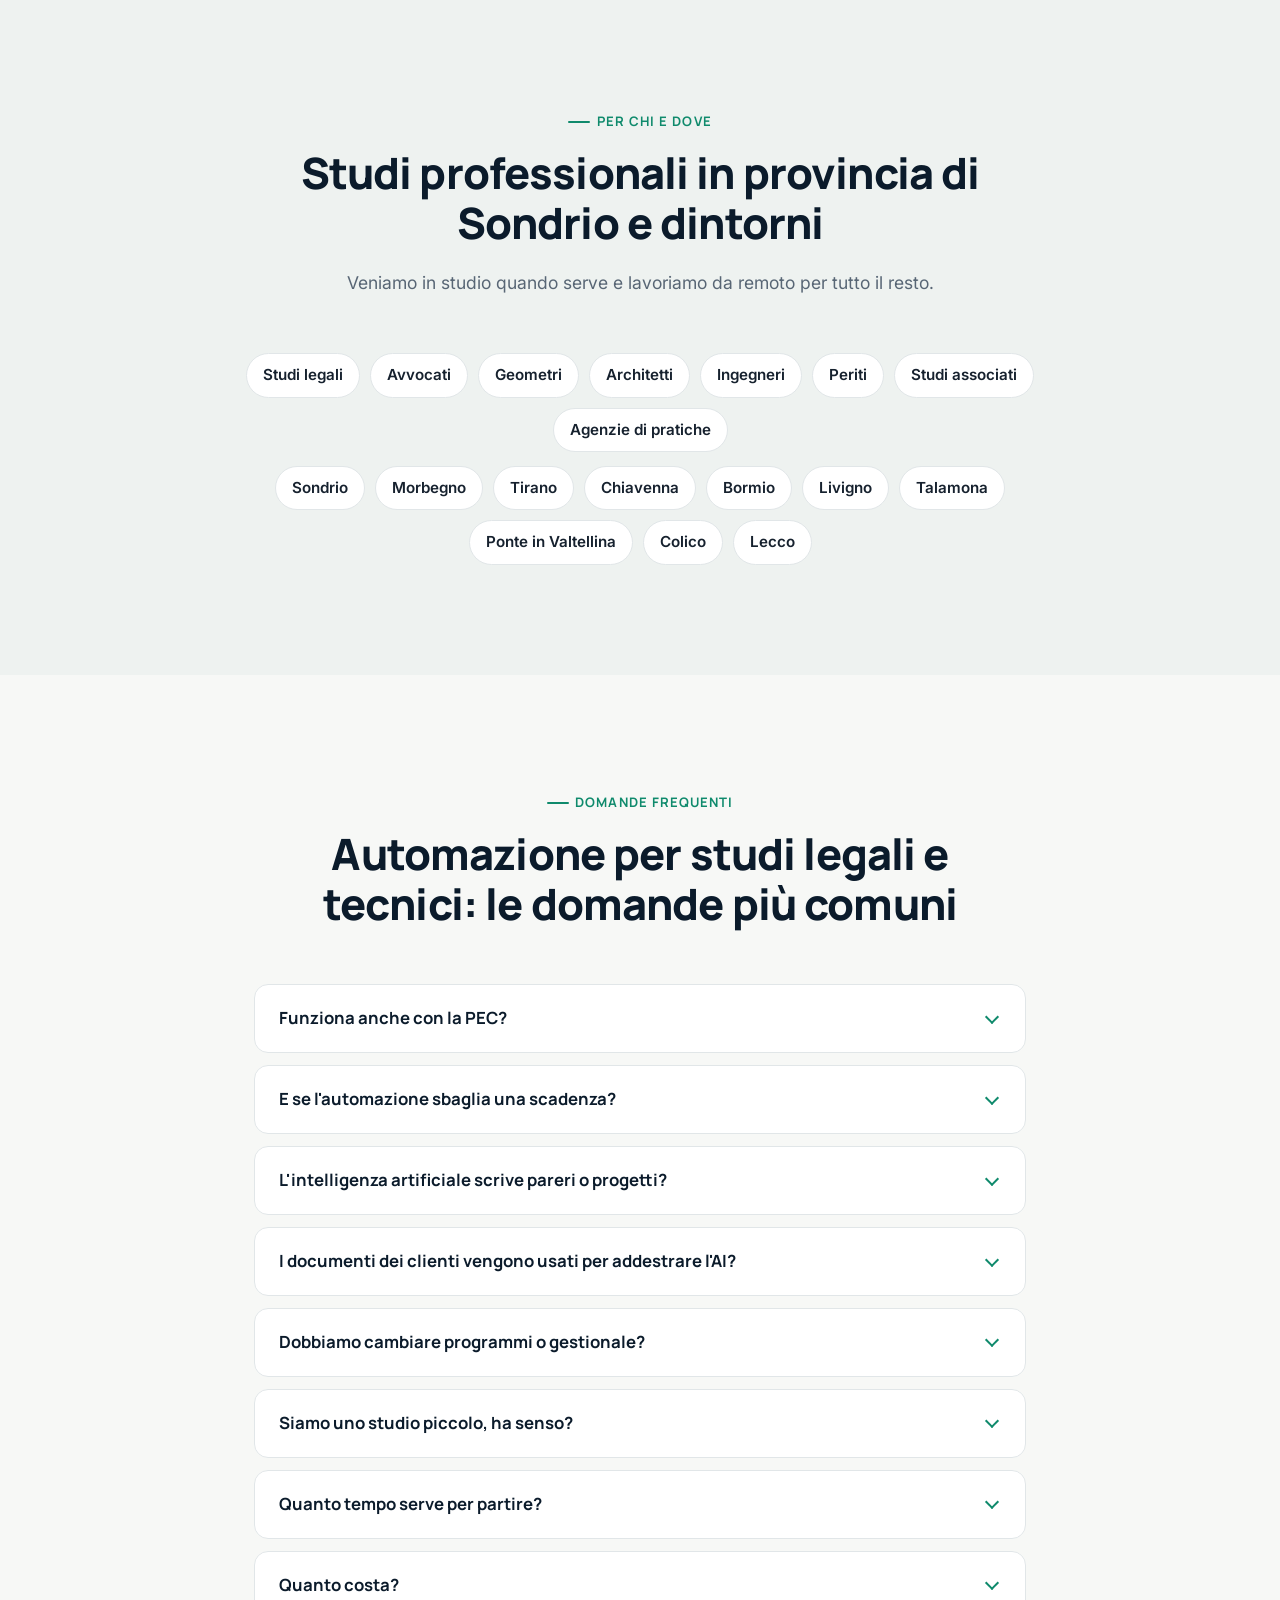
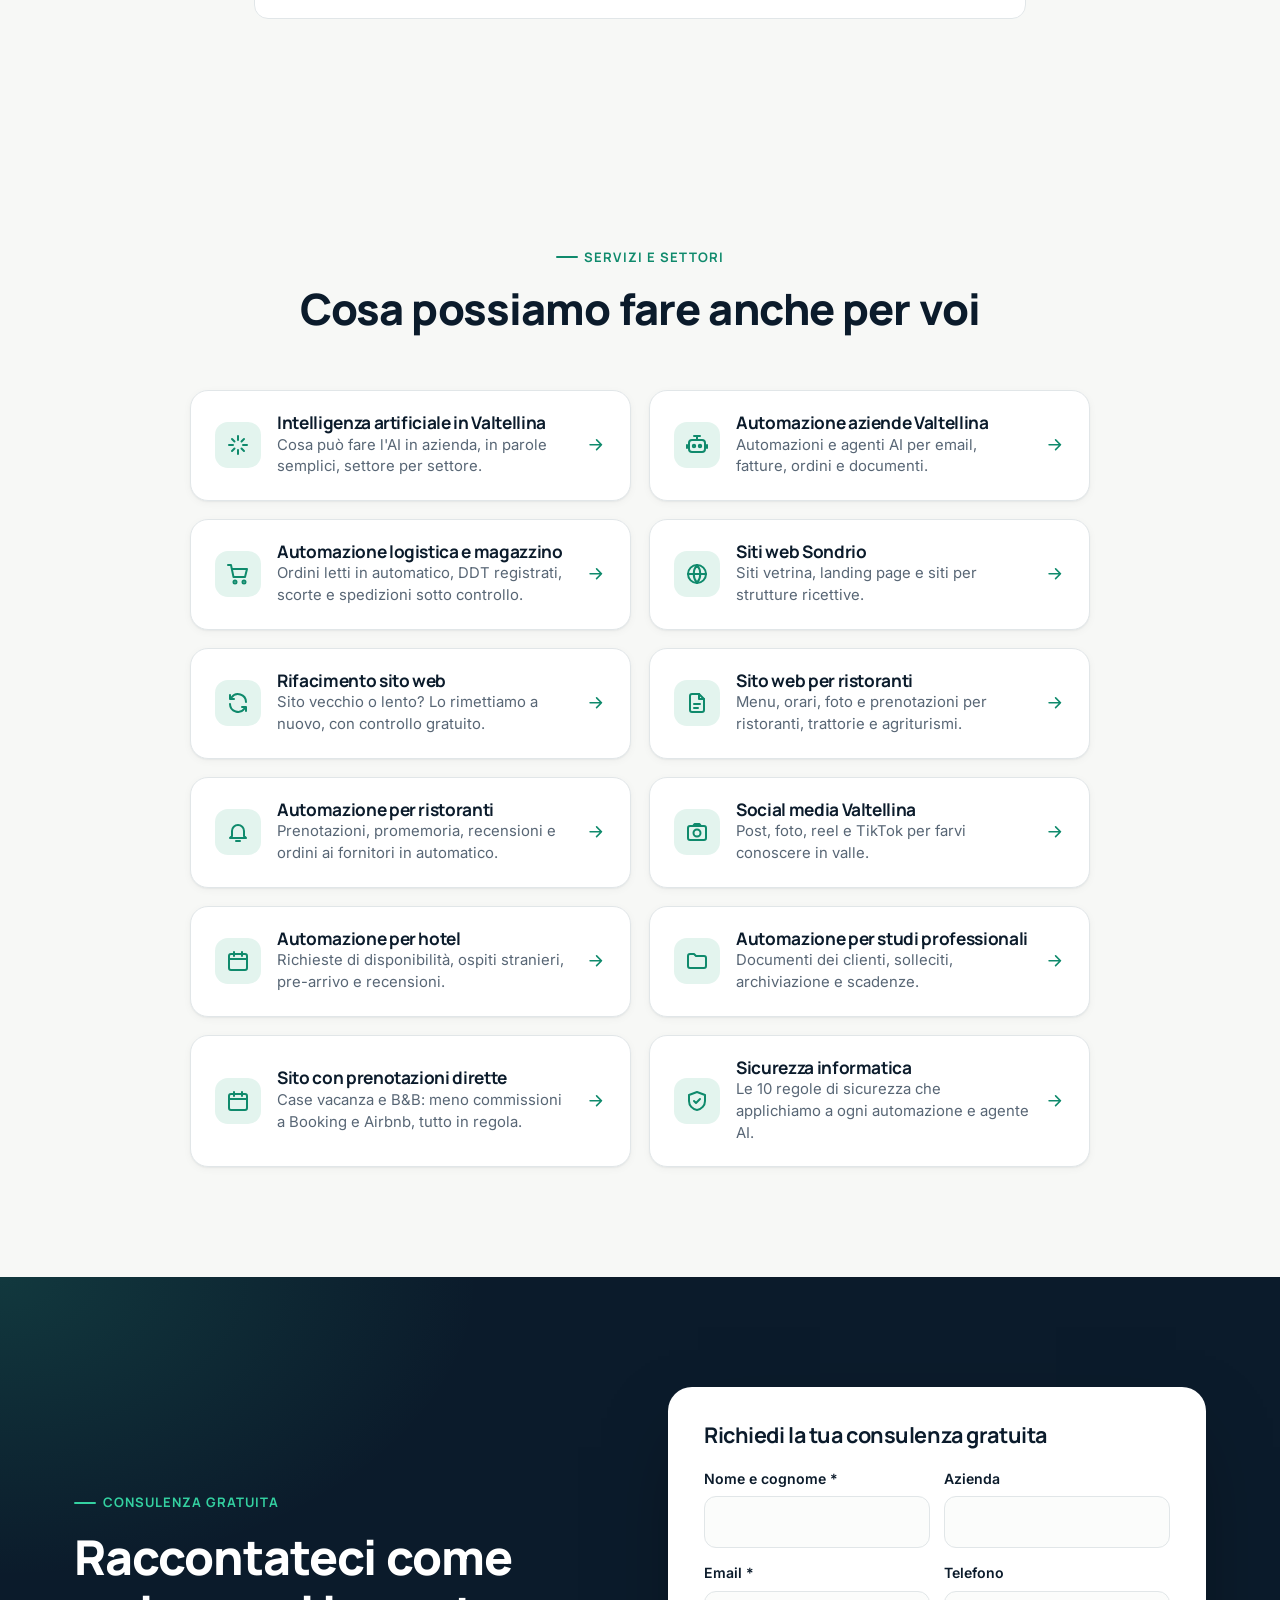
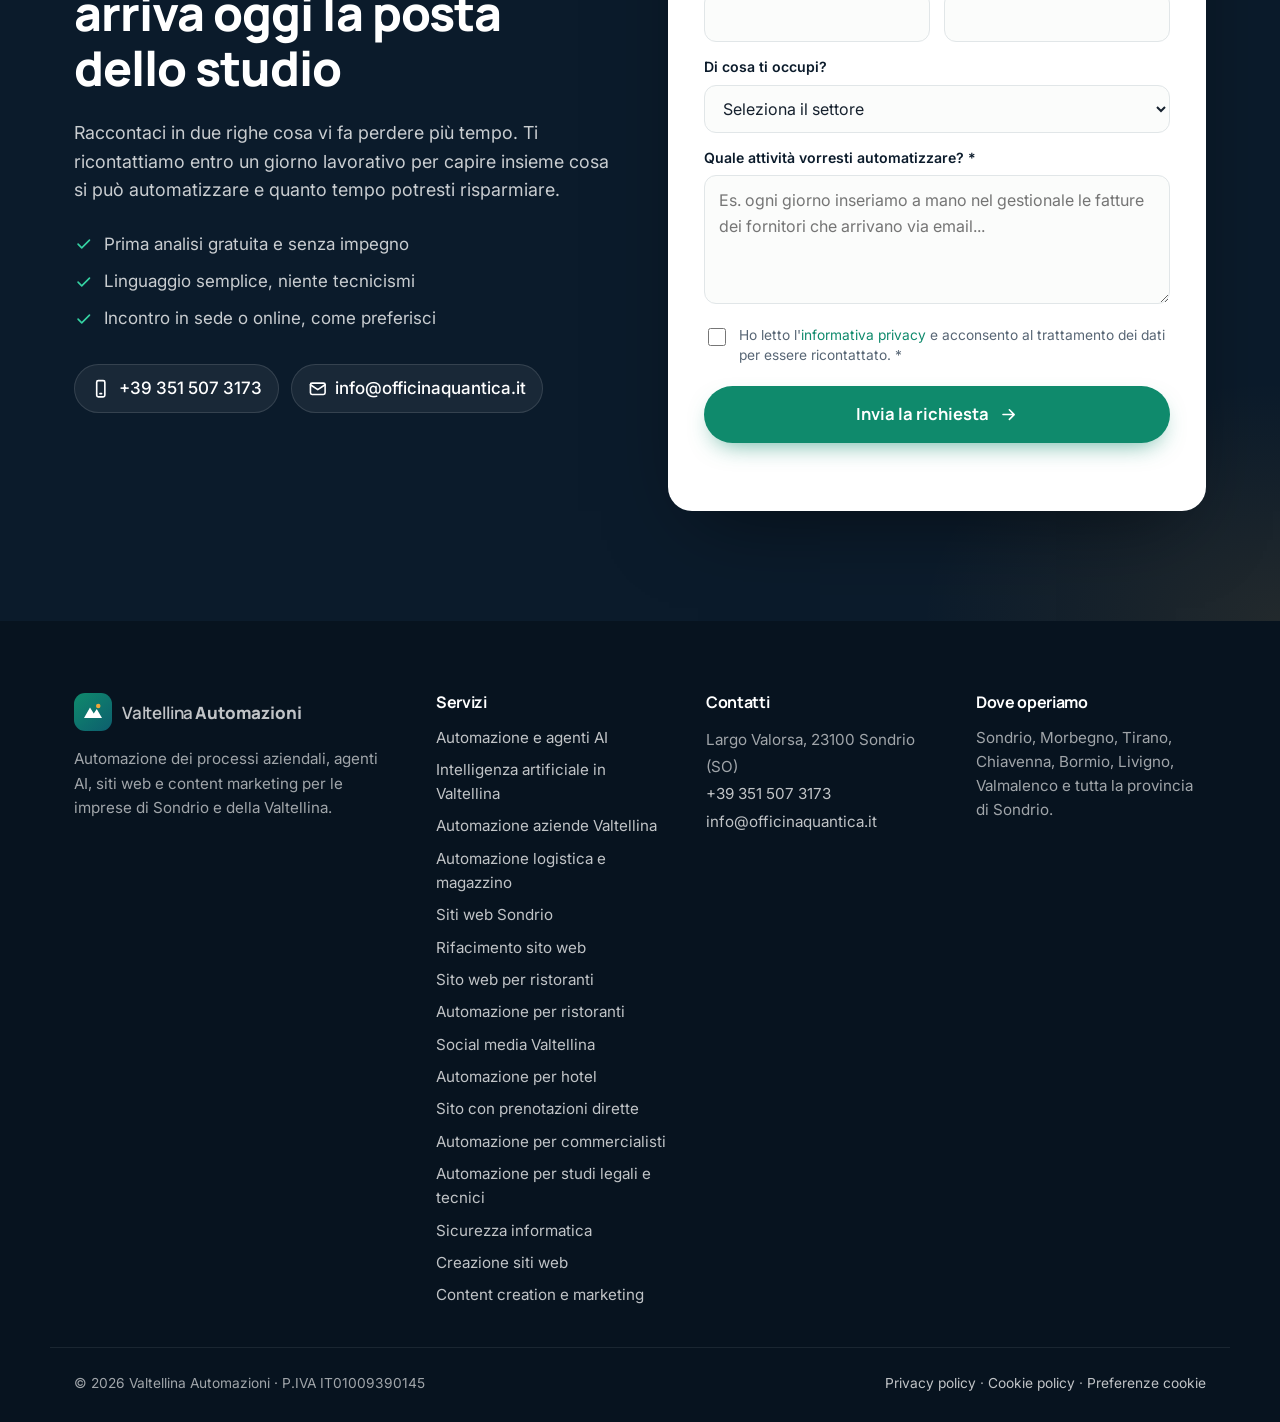
<file: automazione-studi-legali-tecnici-sondrio/index.html>
<!DOCTYPE html>
<html lang="it">
<head>
  <meta charset="UTF-8">
  <meta name="viewport" content="width=device-width, initial-scale=1">
  <title>Automazione per studi legali e tecnici a Sondrio: email, PEC e scadenze | Valtellina Automazioni</title>
  <meta name="description" content="Automazioni e AI per avvocati, geometri, architetti e ingegneri in provincia di Sondrio: email e PEC smistate per pratica, scadenze proposte in calendario, risposte in bozza da approvare e archivio ordinato. Dati riservati, nessun addestramento sui documenti. Analisi gratuita.">
  <link rel="canonical" href="https://www.officinaquantica.it/automazione-studi-legali-tecnici-sondrio/">
  <meta name="robots" content="index, follow">
  <meta name="geo.region" content="IT-SO">
  <meta name="geo.placename" content="Sondrio">
  <meta name="theme-color" content="#0B1B2B">
  <meta property="og:type" content="website">
  <meta property="og:locale" content="it_IT">
  <meta property="og:site_name" content="Valtellina Automazioni">
  <meta property="og:title" content="Automazione per studi legali e tecnici a Sondrio">
  <meta property="og:description" content="Email e PEC smistate nella pratica giusta, scadenze segnalate, bozze pronte da approvare e archivio ordinato: meno casella, più pratiche chiuse.">
  <meta property="og:url" content="https://www.officinaquantica.it/automazione-studi-legali-tecnici-sondrio/">

  <meta property="og:image" content="https://www.officinaquantica.it/assets/og-image.jpg">
  <meta property="og:image:width" content="1200">
  <meta property="og:image:height" content="630">
  <meta property="og:image:alt" content="Valtellina Automazioni: automatizza il lavoro, fai crescere la tua azienda">
  <meta name="twitter:card" content="summary_large_image">
  <link rel="icon" href="/favicon.ico" sizes="48x48">
  <link rel="icon" href="/assets/favicon.svg" type="image/svg+xml">
  <link rel="icon" href="/favicon-96x96.png" type="image/png" sizes="96x96">
  <link rel="icon" href="/icon-192.png" type="image/png" sizes="192x192">
  <link rel="apple-touch-icon" href="/apple-touch-icon.png">
  <link rel="preconnect" href="https://fonts.googleapis.com">
  <link rel="preconnect" href="https://fonts.gstatic.com" crossorigin>
  <link href="https://fonts.googleapis.com/css2?family=Inter:wght@400;500;600&family=Manrope:wght@500;600;700;800&display=swap" rel="stylesheet">
  <link rel="stylesheet" href="/css/style.css">
  <script type="application/ld+json">
{
  "@context": "https://schema.org",
  "@type": "Service",
  "name": "Automazione per studi legali e tecnici a Sondrio",
  "serviceType": "Automazione per studi legali e tecnici",
  "url": "https://www.officinaquantica.it/automazione-studi-legali-tecnici-sondrio/",
  "areaServed": [
    {
      "@type": "AdministrativeArea",
      "name": "Provincia di Sondrio"
    },
    {
      "@type": "Place",
      "name": "Valtellina"
    },
    {
      "@type": "Place",
      "name": "Valchiavenna"
    }
  ],
  "provider": {
    "@type": "ProfessionalService",
    "@id": "https://www.officinaquantica.it/#azienda",
    "name": "Valtellina Automazioni",
    "url": "https://www.officinaquantica.it/",
    "telephone": "+39 351 507 3173",
    "email": "info@officinaquantica.it"
  }
}
  </script>
  <script type="application/ld+json">
{
  "@context": "https://schema.org",
  "@type": "BreadcrumbList",
  "itemListElement": [
    {
      "@type": "ListItem",
      "position": 1,
      "name": "Home",
      "item": "https://www.officinaquantica.it/"
    },
    {
      "@type": "ListItem",
      "position": 2,
      "name": "Automazione per studi legali e tecnici",
      "item": "https://www.officinaquantica.it/automazione-studi-legali-tecnici-sondrio/"
    }
  ]
}
  </script>
  <script type="application/ld+json">
{
  "@context": "https://schema.org",
  "@type": "FAQPage",
  "mainEntity": [
    {
      "@type": "Question",
      "name": "Funziona anche con la PEC?",
      "acceptedAnswer": {
        "@type": "Answer",
        "text": "Sì. L'automazione può leggere la casella PEC dello studio come una normale casella di posta, con un accesso dedicato e protetto. I messaggi vengono letti e smistati, mai cancellati, e le ricevute restano dove sono."
      }
    },
    {
      "@type": "Question",
      "name": "E se l'automazione sbaglia una scadenza?",
      "acceptedAnswer": {
        "@type": "Answer",
        "text": "Per questo le scadenze non vengono mai segnate da sole: l'automazione le propone, con il riferimento al messaggio da cui le ha prese, e una persona dello studio le conferma. È un aiuto a non dimenticare, non un sostituto del controllo professionale."
      }
    },
    {
      "@type": "Question",
      "name": "L'intelligenza artificiale scrive pareri o progetti?",
      "acceptedAnswer": {
        "@type": "Answer",
        "text": "No. Si occupa del lavoro ripetitivo intorno alle pratiche: smistare, archiviare, preparare bozze di comunicazioni standard e documenti da modelli. Pareri, strategie, calcoli e progetti restano del professionista."
      }
    },
    {
      "@type": "Question",
      "name": "I documenti dei clienti vengono usati per addestrare l'AI?",
      "acceptedAnswer": {
        "@type": "Answer",
        "text": "No. Usiamo servizi a pagamento che non usano i dati per l'addestramento, con accessi limitati e un accordo sul trattamento dei dati firmato prima di iniziare. Vi indichiamo per iscritto dove passano i dati."
      }
    },
    {
      "@type": "Question",
      "name": "Dobbiamo cambiare programmi o gestionale?",
      "acceptedAnswer": {
        "@type": "Answer",
        "text": "No. Partiamo da quello che usate: la casella di posta e la PEC, le cartelle condivise o il cloud dello studio, il calendario e, se c'è, il gestionale delle pratiche. L'automazione lavora in mezzo, senza farvi cambiare abitudini."
      }
    },
    {
      "@type": "Question",
      "name": "Siamo uno studio piccolo, ha senso?",
      "acceptedAnswer": {
        "@type": "Answer",
        "text": "Sì, spesso di più: in uno studio con due o tre persone, chi smista la posta è lo stesso professionista che dovrebbe seguire le pratiche. Anche mezz'ora al giorno recuperata, in un anno, sono settimane di lavoro."
      }
    },
    {
      "@type": "Question",
      "name": "Quanto tempo serve per partire?",
      "acceptedAnswer": {
        "@type": "Answer",
        "text": "Per la prima automazione, di solito qualche settimana compresa la prova affiancata. Il tempo dipende da quante caselle e pratiche gestite e da come sono organizzate oggi le cartelle."
      }
    },
    {
      "@type": "Question",
      "name": "Quanto costa?",
      "acceptedAnswer": {
        "@type": "Answer",
        "text": "Dipende da cosa automatizzate e dagli strumenti dello studio. Si parte da una sola automazione con un prezzo fisso scritto nella proposta, più un'assistenza mensile se la volete. L'analisi iniziale è gratuita e senza impegno."
      }
    }
  ]
}
  </script>
</head>
<body>

  <!-- Icone SVG riutilizzabili -->
  <svg width="0" height="0" style="position:absolute" aria-hidden="true">
    <defs>
      <symbol id="i-mail" viewBox="0 0 24 24"><rect x="3" y="5" width="18" height="14" rx="2"/><path d="m3 7 9 6 9-6"/></symbol>
      <symbol id="i-file" viewBox="0 0 24 24"><path d="M14 3H7a2 2 0 0 0-2 2v14a2 2 0 0 0 2 2h10a2 2 0 0 0 2-2V8z"/><path d="M14 3v5h5M9 13h6M9 17h4"/></symbol>
      <symbol id="i-sheet" viewBox="0 0 24 24"><rect x="3" y="4" width="18" height="16" rx="2"/><path d="M3 10h18M3 15h18M9 4v16"/></symbol>
      <symbol id="i-chart" viewBox="0 0 24 24"><path d="M4 20V10M10 20V4M16 20v-7M22 20H2"/></symbol>
      <symbol id="i-cart" viewBox="0 0 24 24"><circle cx="9" cy="20" r="1.5"/><circle cx="18" cy="20" r="1.5"/><path d="M2 3h3l2.5 12h11.5l2-8H6.2"/></symbol>
      <symbol id="i-link" viewBox="0 0 24 24"><path d="M10 14a5 5 0 0 0 7 0l3-3a5 5 0 0 0-7-7l-1 1"/><path d="M14 10a5 5 0 0 0-7 0l-3 3a5 5 0 0 0 7 7l1-1"/></symbol>
      <symbol id="i-chat" viewBox="0 0 24 24"><path d="M21 12a8 8 0 0 1-11.6 7.1L4 20l1-4.6A8 8 0 1 1 21 12z"/><path d="M8.5 12h.01M12 12h.01M15.5 12h.01"/></symbol>
      <symbol id="i-clock" viewBox="0 0 24 24"><circle cx="12" cy="12" r="9"/><path d="M12 7v5l3 2"/></symbol>
      <symbol id="i-spark" viewBox="0 0 24 24"><path d="M12 3v4M12 17v4M3 12h4M17 12h4M6 6l2.5 2.5M15.5 15.5 18 18M6 18l2.5-2.5M15.5 8.5 18 6"/></symbol>
      <symbol id="i-brain" viewBox="0 0 24 24"><rect x="4" y="7" width="16" height="12" rx="3"/><path d="M12 7V3M9 3h6"/><circle cx="9" cy="13" r="1.2"/><circle cx="15" cy="13" r="1.2"/><path d="M2 12v3M22 12v3"/></symbol>
      <symbol id="i-check" viewBox="0 0 24 24"><path d="m5 12.5 4.5 4.5L19 7.5"/></symbol>
      <symbol id="i-arrow" viewBox="0 0 24 24"><path d="M5 12h14M13 6l6 6-6 6"/></symbol>
      <symbol id="i-globe" viewBox="0 0 24 24"><circle cx="12" cy="12" r="9"/><path d="M3 12h18M12 3a14 14 0 0 1 0 18M12 3a14 14 0 0 0 0 18"/></symbol>
      <symbol id="i-camera" viewBox="0 0 24 24"><rect x="3" y="6" width="18" height="14" rx="2"/><circle cx="12" cy="13" r="3.5"/><path d="M8 6l1.5-2h5L16 6"/></symbol>
      <symbol id="i-search" viewBox="0 0 24 24"><circle cx="11" cy="11" r="7"/><path d="m20 20-3.5-3.5"/></symbol>
      <symbol id="i-user" viewBox="0 0 24 24"><circle cx="12" cy="8" r="4"/><path d="M4 21a8 8 0 0 1 16 0"/></symbol>
      <symbol id="i-pin" viewBox="0 0 24 24"><path d="M12 21s-7-6.2-7-12a7 7 0 0 1 14 0c0 5.8-7 12-7 12z"/><circle cx="12" cy="9" r="2.5"/></symbol>
      <symbol id="i-puzzle" viewBox="0 0 24 24"><path d="M10 3h4v3a2 2 0 1 0 4 0V3h3v7h-3a2 2 0 1 0 0 4h3v7h-7v-3a2 2 0 1 0-4 0v3H3v-7h3a2 2 0 1 0 0-4H3V3h7z"/></symbol>
      <symbol id="i-step" viewBox="0 0 24 24"><path d="M4 18h5v-5h5V8h6"/><circle cx="20" cy="8" r="1.5"/></symbol>
      <symbol id="i-shield" viewBox="0 0 24 24"><path d="M12 3 4 6v6c0 4.5 3.4 8.3 8 9 4.6-.7 8-4.5 8-9V6z"/><path d="m9 12 2 2 4-4"/></symbol>
      <symbol id="i-phone" viewBox="0 0 24 24"><rect x="7" y="2" width="10" height="20" rx="2"/><path d="M11 18h2"/></symbol>
      <symbol id="i-calendar" viewBox="0 0 24 24"><rect x="3" y="5" width="18" height="16" rx="2"/><path d="M3 10h18M8 3v4M16 3v4"/></symbol>
      <symbol id="i-folder" viewBox="0 0 24 24"><path d="M3 7a2 2 0 0 1 2-2h4l2 2h8a2 2 0 0 1 2 2v8a2 2 0 0 1-2 2H5a2 2 0 0 1-2-2z"/></symbol>
      <symbol id="i-bell" viewBox="0 0 24 24"><path d="M6 16V11a6 6 0 0 1 12 0v5l2 2H4z"/><path d="M10 21h4"/></symbol>
      <symbol id="i-refresh" viewBox="0 0 24 24"><path d="M20 11a8 8 0 0 0-14.5-4.5L4 8M4 4v4h4M4 13a8 8 0 0 0 14.5 4.5L20 16M20 20v-4h-4"/></symbol>
      <symbol id="i-lock" viewBox="0 0 24 24"><rect x="5" y="11" width="14" height="10" rx="2"/><path d="M8 11V7a4 4 0 0 1 8 0v4"/><path d="M12 15v2"/></symbol>
      <symbol id="i-key" viewBox="0 0 24 24"><circle cx="8" cy="15" r="4"/><path d="m11 12 9-9M17 6l3 3M15 8l2 2"/></symbol>
    </defs>
  </svg>

  <a class="skip-link" href="#contenuto">Vai al contenuto</a>

  <!-- ===== HEADER ===== -->
  <header class="header" id="top">
    <div class="container header__inner">
      <a href="/" class="logo" aria-label="Valtellina Automazioni - torna all'inizio">
        <span class="logo__mark" aria-hidden="true">
          <svg viewBox="0 0 32 32"><path d="M4 24 12 10l5 8 4-6 7 12z" fill="currentColor"/><circle cx="23" cy="8" r="3" fill="var(--warm)"/></svg>
        </span>
        <span class="logo__text">Valtellina<strong>Automazioni</strong></span>
      </a>

      <nav class="nav" id="nav" aria-label="Navigazione principale">
        <a href="/#soluzione">Come aiutiamo</a>
        <a href="/#esempi">Esempi</a>
        <a href="/#servizi">Servizi</a>
        <a href="/#metodo">Metodo</a>
        <a href="#faq">FAQ</a>
        <a href="#contatti" class="btn btn--primary btn--sm nav__cta">Consulenza gratuita</a>
      </nav>

      <button class="nav-toggle" aria-label="Apri il menu" aria-expanded="false" aria-controls="nav">
        <span></span><span></span><span></span>
      </button>
    </div>
  </header>

  <main id="contenuto">
    <!-- HERO PAGINA -->
    <section class="hero hero--page">
      <div class="hero__bg" aria-hidden="true"></div>
      <div class="container hero__grid">
        <div class="hero__copy">
          <nav class="crumbs" aria-label="Percorso"><a href="/">Home</a> <span aria-hidden="true">›</span> <span>Automazione per studi legali e tecnici</span></nav>
          <p class="eyebrow eyebrow--light"><svg class="ic"><use href="#i-pin"/></svg> Sondrio · Morbegno · Tirano · Chiavenna · Lecco</p>
          <h1>Automazione per studi legali e tecnici: <span class="hl">meno casella, più pratiche chiuse</span></h1>
          <p class="hero__lead">Per avvocati, geometri, architetti e ingegneri della provincia di Sondrio. Email e PEC lette e smistate nella pratica giusta, scadenze segnalate in calendario, risposte di routine già in bozza, documenti archiviati con un nome chiaro. Automazioni su misura che lavorano con gli strumenti che lo studio usa già, e lasciano a voi ogni decisione.</p>
          <div class="hero__ctas">
            <a href="#contatti" class="btn btn--primary btn--lg">Richiedete un'analisi gratuita <svg class="ic"><use href="#i-arrow"/></svg></a>
            <a href="#cosa-automatizzare" class="btn btn--ghost btn--lg">Cosa si può automatizzare</a>
          </div>
        </div>
      </div>
    </section>

    <!-- IL PROBLEMA -->
    <section class="section">
      <div class="container prose-grid">
        <div class="prose reveal">
          <p class="eyebrow">La casella delle 8:30</p>
          <h2>Prima di lavorare alle pratiche, un'ora se ne va nella posta</h2>
          <p>Si apre la casella e c'è di tutto: la PEC del tribunale, il Comune che chiede un'integrazione, le foto del cantiere mandate dal cliente, la ricevuta del catasto, la controparte che manda una bozza, chi chiede un appuntamento. Ogni messaggio va letto, capito, collegato alla pratica giusta e, spesso, segnato in agenda.</p>
          <p>Non è lavoro difficile, ma è continuo, e non si può sbagliare: un allegato salvato nella cartella sbagliata o una data non annotata possono costare caro. Così chi nello studio dovrebbe seguire le pratiche passa una parte della giornata a fare da centralino.</p>
          <p>Un'automazione fa la prima lettura al posto vostro: riconosce mittente, pratica e richiesta, mette l'email e gli allegati al posto giusto, propone le date da segnare e prepara le risposte semplici. A voi resta il controllo, e il tempo per il lavoro che conta.</p>
        </div>
        <aside class="note-card note-card--dark reveal">
          <h3>Come lavora l'automazione</h3>
          <ol class="mini-flow">
            <li><span>1</span> Arriva un'email o una PEC</li>
            <li><span>2</span> L'AI riconosce cliente, pratica e richiesta</li>
            <li><span>3</span> Salva email e allegati nella cartella giusta</li>
            <li><span>4</span> Propone le scadenze da segnare in calendario</li>
            <li><span>5</span> Prepara la bozza, voi la approvate</li>
          </ol>
        </aside>
      </div>
    </section>

    <!-- COSA AUTOMATIZZARE -->
    <section class="section section--tint" id="cosa-automatizzare">
      <div class="container">
        <div class="section__head reveal">
          <p class="eyebrow">Cosa si può automatizzare</p>
          <h2>Il lavoro ripetitivo di uno studio</h2>
          <p class="section__lead">Si parte da una sola attività, di solito la casella di posta. Il resto si aggiunge solo se serve.</p>
        </div>
        <div class="pain-grid">
          <article class="pain reveal">
            <svg class="pain__ic"><use href="#i-mail"/></svg>
            <h3>Email e PEC smistate per pratica</h3>
            <p>Ogni messaggio viene collegato al cliente e alla pratica, con un'etichetta chiara. Quello che non è sicuro resta in una cartella "da controllare", senza indovinare.</p>
          </article>
          <article class="pain reveal">
            <svg class="pain__ic"><use href="#i-calendar"/></svg>
            <h3>Scadenze segnalate</h3>
            <p>Date e termini trovati in email, PEC e documenti vengono proposti per il calendario dello studio, con il riferimento al messaggio originale. Li confermate voi.</p>
          </article>
          <article class="pain reveal">
            <svg class="pain__ic"><use href="#i-chat"/></svg>
            <h3>Risposte di routine in bozza</h3>
            <p>Conferme di ricezione, richieste di documenti, proposte di appuntamento: la bozza è pronta con il vostro tono. La leggete, la correggete se serve e la inviate.</p>
          </article>
          <article class="pain reveal">
            <svg class="pain__ic"><use href="#i-folder"/></svg>
            <h3>Archivio ordinato</h3>
            <p>Allegati e foto salvati con un nome chiaro, nella cartella della pratica: "2026_Rossi_Integrazione_Comune.pdf" invece di "scansione003.pdf".</p>
          </article>
          <article class="pain reveal">
            <svg class="pain__ic"><use href="#i-file"/></svg>
            <h3>Documenti dai vostri modelli</h3>
            <p>Lettere, richieste, incarichi e parti ripetitive di relazioni compilati partendo dai vostri modelli e dai dati della pratica, pronti da rivedere.</p>
          </article>
          <article class="pain reveal">
            <svg class="pain__ic"><use href="#i-search"/></svg>
            <h3>Trovare subito quello che serve</h3>
            <p>"Dov'è l'ultima comunicazione del Comune sulla pratica Bianchi?" Una ricerca nelle email e nei documenti dello studio che risponde indicando il file da aprire.</p>
          </article>
        </div>
      </div>
    </section>

    <!-- PER CHI -->
    <section class="section">
      <div class="container prose-grid">
        <div class="prose reveal">
          <p class="eyebrow">Studi legali e studi tecnici</p>
          <h2>Stesso problema, pratiche diverse</h2>
          <ul>
            <li><strong>Studi legali.</strong> PEC e comunicazioni collegate al fascicolo giusto, termini proposti per l'agenda, richieste di documenti ai clienti, bozze di lettere standard. Il parere e la strategia restano dell'avvocato.</li>
            <li><strong>Geometri.</strong> Pratiche edilizie e catastali: richieste di integrazione del Comune, ricevute, documenti e foto dei clienti raccolti nella cartella della pratica, con l'elenco di cosa manca.</li>
            <li><strong>Architetti e ingegneri.</strong> Comunicazioni con committenti, imprese e enti, verbali e foto di cantiere ordinati per commessa, promemoria delle consegne.</li>
            <li><strong>Tutti.</strong> Appuntamenti con i clienti, fatture dei fornitori, richieste di preventivo che arrivano dal sito.</li>
          </ul>
          <p>Se avete uno studio di commercialista o di consulenza del lavoro, guardate la pagina sull'<a href="/automazione-commercialisti-sondrio/">automazione per commercialisti</a>, dedicata alla raccolta dei documenti dei clienti e ai solleciti.</p>
        </div>
        <aside class="note-card reveal">
          <h3>Cosa resta a voi</h3>
          <ul>
            <li><svg class="ic"><use href="#i-check"/></svg> ogni email che esce dallo studio, approvata da voi</li>
            <li><svg class="ic"><use href="#i-check"/></svg> la conferma di scadenze e termini</li>
            <li><svg class="ic"><use href="#i-check"/></svg> pareri, progetti e decisioni professionali</li>
            <li><svg class="ic"><use href="#i-check"/></svg> l'accesso a tutti i dati, che restano dello studio</li>
          </ul>
        </aside>
      </div>
    </section>

    <!-- RISERVATEZZA -->
    <section class="section section--tint">
      <div class="container prose-grid">
        <div class="prose reveal">
          <p class="eyebrow">Riservatezza</p>
          <h2>I documenti dei vostri clienti restano riservati</h2>
          <ul>
            <li><strong>Nessun addestramento sui vostri dati.</strong> Usiamo servizi di intelligenza artificiale a pagamento che, per contratto, non usano email e documenti per addestrare i propri modelli.</li>
            <li><strong>Accessi minimi.</strong> L'automazione legge solo le caselle e le cartelle che servono, con credenziali protette e mai inviate per email.</li>
            <li><strong>Accordo sul trattamento dei dati.</strong> Prima di iniziare firmiamo l'accordo previsto dal GDPR, e vi diamo l'elenco di dove passano i dati.</li>
            <li><strong>Registro delle azioni.</strong> Ogni email smistata e ogni bozza preparata è tracciata: sapete sempre cosa ha fatto l'automazione e perché.</li>
          </ul>
          <p>Le regole che applichiamo a ogni progetto sono spiegate nella pagina sulla <a href="/sicurezza-informatica-automazioni/">sicurezza informatica di automazioni e AI</a>.</p>
        </div>
        <aside class="note-card note-card--dark reveal">
          <h3>Da dove partire</h3>
          <ol class="mini-flow">
            <li><span>1</span> Smistamento di email e PEC per pratica</li>
            <li><span>2</span> Scadenze proposte per il calendario</li>
            <li><span>3</span> Bozze delle risposte di routine</li>
          </ol>
          <p style="margin-top:12px;font-size:.85rem;opacity:.85">Sono le tre automazioni che di solito fanno risparmiare più tempo, senza cambiare il modo di lavorare dello studio.</p>
        </aside>
      </div>
    </section>

    <!-- METODO -->
    <section class="section">
      <div class="container">
        <div class="section__head reveal">
          <p class="eyebrow">Come lavoriamo</p>
          <h2>Dall'analisi gratuita all'automazione che funziona</h2>
          <p class="section__lead">Poche ore del vostro tempo, distribuite in qualche settimana.</p>
        </div>
        <ol class="steps">
          <li class="step reveal"><span class="step__num">1</span><h3>Analisi gratuita</h3><p>Un incontro in studio o in videochiamata: come arriva la posta, come archiviate, dove si perde più tempo.</p></li>
          <li class="step reveal"><span class="step__num">2</span><h3>Proposta chiara</h3><p>Cosa automatizziamo per primo, quanto costa e in quanto tempo, scritto prima di iniziare.</p></li>
          <li class="step reveal"><span class="step__num">3</span><h3>Prova affiancata</h3><p>Per qualche settimana l'automazione propone e voi confermate: la correggiamo finché non smista come fareste voi.</p></li>
          <li class="step reveal"><span class="step__num">4</span><h3>Messa in uso</h3><p>Quando funziona bene, diventa parte della giornata dello studio. Vi lasciamo istruzioni semplici.</p></li>
          <li class="step reveal"><span class="step__num">5</span><h3>Assistenza</h3><p>Restiamo raggiungibili e aggiorniamo regole e modelli quando cambiano pratiche o clienti.</p></li>
        </ol>
      </div>
    </section>

    <!-- ZONE -->
    <section class="section section--tint">
      <div class="container">
        <div class="section__head reveal">
          <p class="eyebrow">Per chi e dove</p>
          <h2>Studi professionali in provincia di Sondrio e dintorni</h2>
          <p class="section__lead">Veniamo in studio quando serve e lavoriamo da remoto per tutto il resto.</p>
        </div>
        <ul class="zones reveal">
          <li>Studi legali</li><li>Avvocati</li><li>Geometri</li><li>Architetti</li><li>Ingegneri</li><li>Periti</li><li>Studi associati</li><li>Agenzie di pratiche</li>
        </ul>
        <ul class="zones reveal" style="margin-top:14px">
          <li>Sondrio</li><li>Morbegno</li><li>Tirano</li><li>Chiavenna</li><li>Bormio</li><li>Livigno</li><li>Talamona</li><li>Ponte in Valtellina</li><li>Colico</li><li>Lecco</li>
        </ul>
      </div>
    </section>

    <!-- FAQ -->
    <section class="section" id="faq">
      <div class="container container--narrow">
        <div class="section__head reveal">
          <p class="eyebrow">Domande frequenti</p>
          <h2>Automazione per studi legali e tecnici: le domande più comuni</h2>
        </div>
        <div class="faq reveal">
          <details><summary>Funziona anche con la PEC?</summary><p>Sì. L'automazione può leggere la casella PEC dello studio come una normale casella di posta, con un accesso dedicato e protetto. I messaggi vengono letti e smistati, mai cancellati, e le ricevute restano dove sono.</p></details>
          <details><summary>E se l'automazione sbaglia una scadenza?</summary><p>Per questo le scadenze non vengono mai segnate da sole: l'automazione le propone, con il riferimento al messaggio da cui le ha prese, e una persona dello studio le conferma. È un aiuto a non dimenticare, non un sostituto del controllo professionale.</p></details>
          <details><summary>L'intelligenza artificiale scrive pareri o progetti?</summary><p>No. Si occupa del lavoro ripetitivo intorno alle pratiche: smistare, archiviare, preparare bozze di comunicazioni standard e documenti da modelli. Pareri, strategie, calcoli e progetti restano del professionista.</p></details>
          <details><summary>I documenti dei clienti vengono usati per addestrare l'AI?</summary><p>No. Usiamo servizi a pagamento che non usano i dati per l'addestramento, con accessi limitati e un accordo sul trattamento dei dati firmato prima di iniziare. Vi indichiamo per iscritto dove passano i dati.</p></details>
          <details><summary>Dobbiamo cambiare programmi o gestionale?</summary><p>No. Partiamo da quello che usate: la casella di posta e la PEC, le cartelle condivise o il cloud dello studio, il calendario e, se c'è, il gestionale delle pratiche. L'automazione lavora in mezzo, senza farvi cambiare abitudini.</p></details>
          <details><summary>Siamo uno studio piccolo, ha senso?</summary><p>Sì, spesso di più: in uno studio con due o tre persone, chi smista la posta è lo stesso professionista che dovrebbe seguire le pratiche. Anche mezz'ora al giorno recuperata, in un anno, sono settimane di lavoro.</p></details>
          <details><summary>Quanto tempo serve per partire?</summary><p>Per la prima automazione, di solito qualche settimana compresa la prova affiancata. Il tempo dipende da quante caselle e pratiche gestite e da come sono organizzate oggi le cartelle.</p></details>
          <details><summary>Quanto costa?</summary><p>Dipende da cosa automatizzate e dagli strumenti dello studio. Si parte da una sola automazione con un prezzo fisso scritto nella proposta, più un'assistenza mensile se la volete. L'analisi iniziale è gratuita e senza impegno.</p></details>
        </div>
      </div>
    </section>

    <!-- ALTRI SERVIZI -->
    <section class="section section--related">
      <div class="container">
        <div class="section__head reveal"><p class="eyebrow">Servizi e settori</p><h2>Cosa possiamo fare anche per voi</h2></div>
        <div class="related">
          <a class="related__item reveal" href="/intelligenza-artificiale-valtellina/"><svg class="ic"><use href="#i-spark"/></svg><div><h3>Intelligenza artificiale in Valtellina</h3><p>Cosa può fare l'AI in azienda, in parole semplici, settore per settore.</p></div><svg class="ic related__go"><use href="#i-arrow"/></svg></a>
          <a class="related__item reveal" href="/automazione-aziende-valtellina/"><svg class="ic"><use href="#i-brain"/></svg><div><h3>Automazione aziende Valtellina</h3><p>Automazioni e agenti AI per email, fatture, ordini e documenti.</p></div><svg class="ic related__go"><use href="#i-arrow"/></svg></a>
          <a class="related__item reveal" href="/automazione-logistica-magazzino-sondrio/"><svg class="ic"><use href="#i-cart"/></svg><div><h3>Automazione logistica e magazzino</h3><p>Ordini letti in automatico, DDT registrati, scorte e spedizioni sotto controllo.</p></div><svg class="ic related__go"><use href="#i-arrow"/></svg></a>
          <a class="related__item reveal" href="/siti-web-sondrio/"><svg class="ic"><use href="#i-globe"/></svg><div><h3>Siti web Sondrio</h3><p>Siti vetrina, landing page e siti per strutture ricettive.</p></div><svg class="ic related__go"><use href="#i-arrow"/></svg></a>
          <a class="related__item reveal" href="/rifacimento-sito-web-sondrio/"><svg class="ic"><use href="#i-refresh"/></svg><div><h3>Rifacimento sito web</h3><p>Sito vecchio o lento? Lo rimettiamo a nuovo, con controllo gratuito.</p></div><svg class="ic related__go"><use href="#i-arrow"/></svg></a>
          <a class="related__item reveal" href="/sito-web-ristoranti-valtellina/"><svg class="ic"><use href="#i-file"/></svg><div><h3>Sito web per ristoranti</h3><p>Menu, orari, foto e prenotazioni per ristoranti, trattorie e agriturismi.</p></div><svg class="ic related__go"><use href="#i-arrow"/></svg></a>
          <a class="related__item reveal" href="/automazione-ristoranti-valtellina/"><svg class="ic"><use href="#i-bell"/></svg><div><h3>Automazione per ristoranti</h3><p>Prenotazioni, promemoria, recensioni e ordini ai fornitori in automatico.</p></div><svg class="ic related__go"><use href="#i-arrow"/></svg></a>
          <a class="related__item reveal" href="/social-media-valtellina/"><svg class="ic"><use href="#i-camera"/></svg><div><h3>Social media Valtellina</h3><p>Post, foto, reel e TikTok per farvi conoscere in valle.</p></div><svg class="ic related__go"><use href="#i-arrow"/></svg></a>
          <a class="related__item reveal" href="/automazione-hotel-valtellina/"><svg class="ic"><use href="#i-calendar"/></svg><div><h3>Automazione per hotel</h3><p>Richieste di disponibilità, ospiti stranieri, pre-arrivo e recensioni.</p></div><svg class="ic related__go"><use href="#i-arrow"/></svg></a>
          <a class="related__item reveal" href="/automazione-commercialisti-sondrio/"><svg class="ic"><use href="#i-folder"/></svg><div><h3>Automazione per studi professionali</h3><p>Documenti dei clienti, solleciti, archiviazione e scadenze.</p></div><svg class="ic related__go"><use href="#i-arrow"/></svg></a>
          <a class="related__item reveal" href="/sito-prenotazioni-dirette-case-vacanza/"><svg class="ic"><use href="#i-calendar"/></svg><div><h3>Sito con prenotazioni dirette</h3><p>Case vacanza e B&B: meno commissioni a Booking e Airbnb, tutto in regola.</p></div><svg class="ic related__go"><use href="#i-arrow"/></svg></a>
          <a class="related__item reveal" href="/sicurezza-informatica-automazioni/"><svg class="ic"><use href="#i-shield"/></svg><div><h3>Sicurezza informatica</h3><p>Le 10 regole di sicurezza che applichiamo a ogni automazione e agente AI.</p></div><svg class="ic related__go"><use href="#i-arrow"/></svg></a>
        </div>
      </div>
    </section>

    <!-- ===== 8. CTA FINALE / CONTATTI ===== -->
    <section class="section section--cta" id="contatti">
      <div class="container cta">
        <div class="cta__copy reveal">
          <p class="eyebrow eyebrow--light">Consulenza gratuita</p>
          <h2>Raccontateci come arriva oggi la posta dello studio</h2>
          <p class="cta__lead">Raccontaci in due righe cosa vi fa perdere più tempo. Ti ricontattiamo entro un giorno lavorativo per capire insieme cosa si può automatizzare e quanto tempo potresti risparmiare.</p>
          <ul class="cta__points">
            <li><svg class="ic"><use href="#i-check"/></svg> Prima analisi gratuita e senza impegno</li>
            <li><svg class="ic"><use href="#i-check"/></svg> Linguaggio semplice, niente tecnicismi</li>
            <li><svg class="ic"><use href="#i-check"/></svg> Incontro in sede o online, come preferisci</li>
          </ul>
          <div class="cta__direct">
            <a href="tel:+393515073173"><svg class="ic"><use href="#i-phone"/></svg> +39 351 507 3173</a>
            <a href="mailto:info@officinaquantica.it"><svg class="ic"><use href="#i-mail"/></svg> info@officinaquantica.it</a>
          </div>
        </div>

        <form class="form reveal" id="contact-form" action="https://formsubmit.co/ajax/info@officinaquantica.it" method="POST" novalidate>
          <input type="hidden" name="_subject" value="Nuova richiesta dal sito: pagina Automazione studi legali e tecnici">
          <input type="hidden" name="_template" value="table">
          <input type="text" name="_honey" tabindex="-1" autocomplete="off" aria-hidden="true" style="position:absolute;left:-9999px">
          <h3 class="form__title">Richiedi la tua consulenza gratuita</h3>
          <div class="form__row">
            <label class="field">
              <span>Nome e cognome *</span>
              <input type="text" name="nome" autocomplete="name" required>
            </label>
            <label class="field">
              <span>Azienda</span>
              <input type="text" name="azienda" autocomplete="organization">
            </label>
          </div>
          <div class="form__row">
            <label class="field">
              <span>Email *</span>
              <input type="email" name="email" autocomplete="email" required>
            </label>
            <label class="field">
              <span>Telefono</span>
              <input type="tel" name="telefono" autocomplete="tel">
            </label>
          </div>
          <label class="field">
            <span>Di cosa ti occupi?</span>
            <select name="settore">
              <option value="">Seleziona il settore</option>
              <option>Azienda / PMI</option>
              <option>Studio professionale</option>
              <option>Negozio / Commercio</option>
              <option>Ristorante / Struttura ricettiva</option>
              <option>Artigiano</option>
              <option>Altro</option>
            </select>
          </label>
          <label class="field">
            <span>Quale attività vorresti automatizzare? *</span>
            <textarea name="messaggio" rows="4" required placeholder="Es. ogni giorno inseriamo a mano nel gestionale le fatture dei fornitori che arrivano via email..."></textarea>
          </label>
          <label class="check">
            <input type="checkbox" name="privacy" required>
            <span>Ho letto l'<a href="/privacy.html">informativa privacy</a> e acconsento al trattamento dei dati per essere ricontattato. *</span>
          </label>
          <button type="submit" class="btn btn--primary btn--lg btn--block">Invia la richiesta <svg class="ic"><use href="#i-arrow"/></svg></button>
          <p class="form__msg" id="form-msg" role="status" aria-live="polite"></p>
        </form>
      </div>
    </section>
  </main>

  <!-- ===== FOOTER ===== -->
  <footer class="footer">
    <div class="container footer__grid">
      <div>
        <a href="/" class="logo logo--footer" aria-label="Valtellina Automazioni">
          <span class="logo__mark" aria-hidden="true">
            <svg viewBox="0 0 32 32"><path d="M4 24 12 10l5 8 4-6 7 12z" fill="currentColor"/><circle cx="23" cy="8" r="3" fill="var(--warm)"/></svg>
          </span>
          <span class="logo__text">Valtellina<strong>Automazioni</strong></span>
        </a>
        <p class="footer__claim">Automazione dei processi aziendali, agenti AI, siti web e content marketing per le imprese di Sondrio e della Valtellina.</p>
      </div>
      <div>
        <h3>Servizi</h3>
        <ul>
          <li><a href="/#automazione">Automazione e agenti AI</a></li>
          <li><a href="/intelligenza-artificiale-valtellina/">Intelligenza artificiale in Valtellina</a></li>
          <li><a href="/automazione-aziende-valtellina/">Automazione aziende Valtellina</a></li>
          <li><a href="/automazione-logistica-magazzino-sondrio/">Automazione logistica e magazzino</a></li>
          <li><a href="/siti-web-sondrio/">Siti web Sondrio</a></li>
          <li><a href="/rifacimento-sito-web-sondrio/">Rifacimento sito web</a></li>
          <li><a href="/sito-web-ristoranti-valtellina/">Sito web per ristoranti</a></li>
          <li><a href="/automazione-ristoranti-valtellina/">Automazione per ristoranti</a></li>
          <li><a href="/social-media-valtellina/">Social media Valtellina</a></li>
          <li><a href="/automazione-hotel-valtellina/">Automazione per hotel</a></li>
          <li><a href="/sito-prenotazioni-dirette-case-vacanza/">Sito con prenotazioni dirette</a></li>
          <li><a href="/automazione-commercialisti-sondrio/">Automazione per commercialisti</a></li>
          <li><a href="/automazione-studi-legali-tecnici-sondrio/">Automazione per studi legali e tecnici</a></li>
          <li><a href="/sicurezza-informatica-automazioni/">Sicurezza informatica</a></li>
          <li><a href="/#siti-web">Creazione siti web</a></li>
          <li><a href="/#content-marketing">Content creation e marketing</a></li>
        </ul>
      </div>
      <div>
        <h3>Contatti</h3>
        <address>
          Largo Valorsa, 23100 Sondrio (SO)<br>
          <a href="tel:+393515073173">+39 351 507 3173</a><br>
          <a href="mailto:info@officinaquantica.it">info@officinaquantica.it</a>
        </address>
      </div>
      <div>
        <h3>Dove operiamo</h3>
        <p class="footer__areas">Sondrio, Morbegno, Tirano, Chiavenna, Bormio, Livigno, Valmalenco e tutta la provincia di Sondrio.</p>
      </div>
    </div>
    <div class="container footer__bottom">
      <p>© <span id="year">2026</span> Valtellina Automazioni · P.IVA IT01009390145</p>
      <p><a href="/privacy.html">Privacy policy</a> · <a href="/privacy.html#cookie">Cookie policy</a> · <a href="#" data-cookie-prefs>Preferenze cookie</a></p>
    </div>
  </footer>

  <!-- CTA fissa su smartphone -->
  <a href="#contatti" class="mobile-cta">Richiedi una consulenza gratuita</a>

  <script src="/js/main.js" defer></script>
  <script src="/js/cookie-consent.js" defer></script>
</body>
</html>
</file>
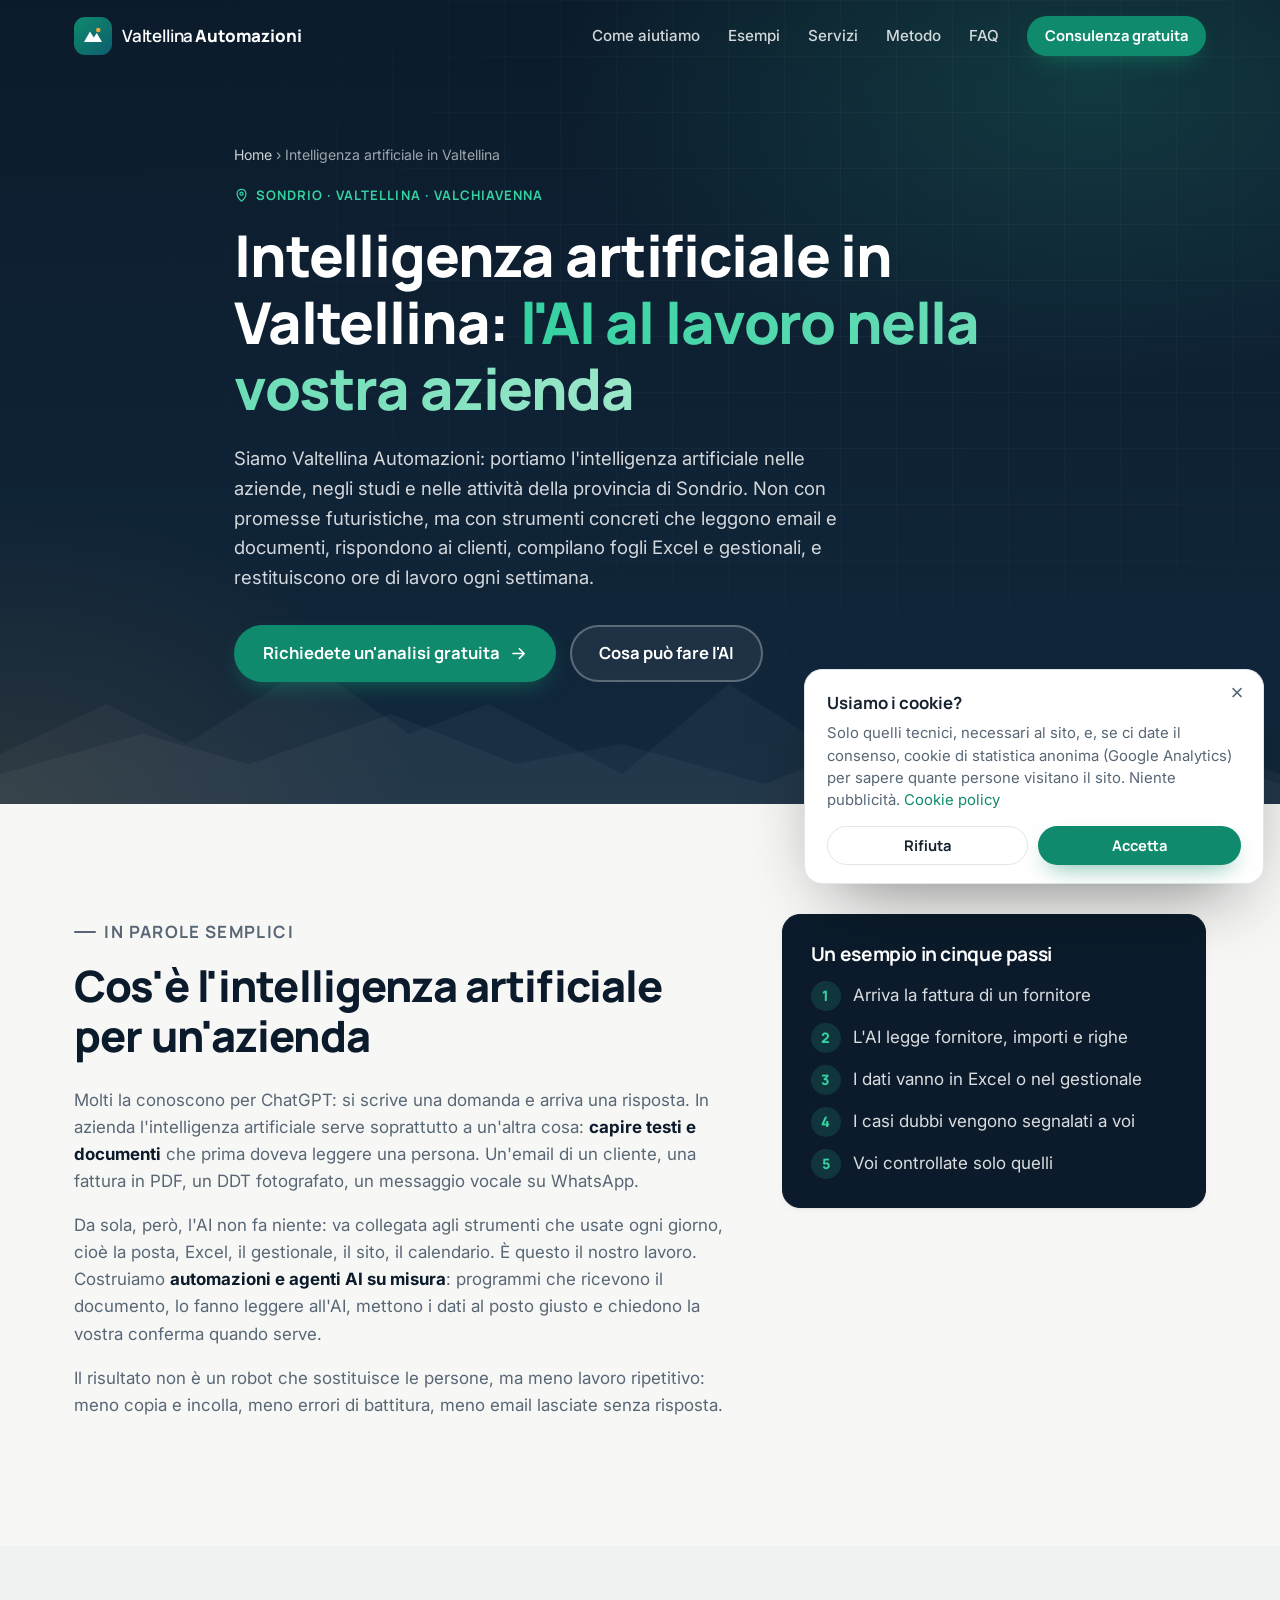
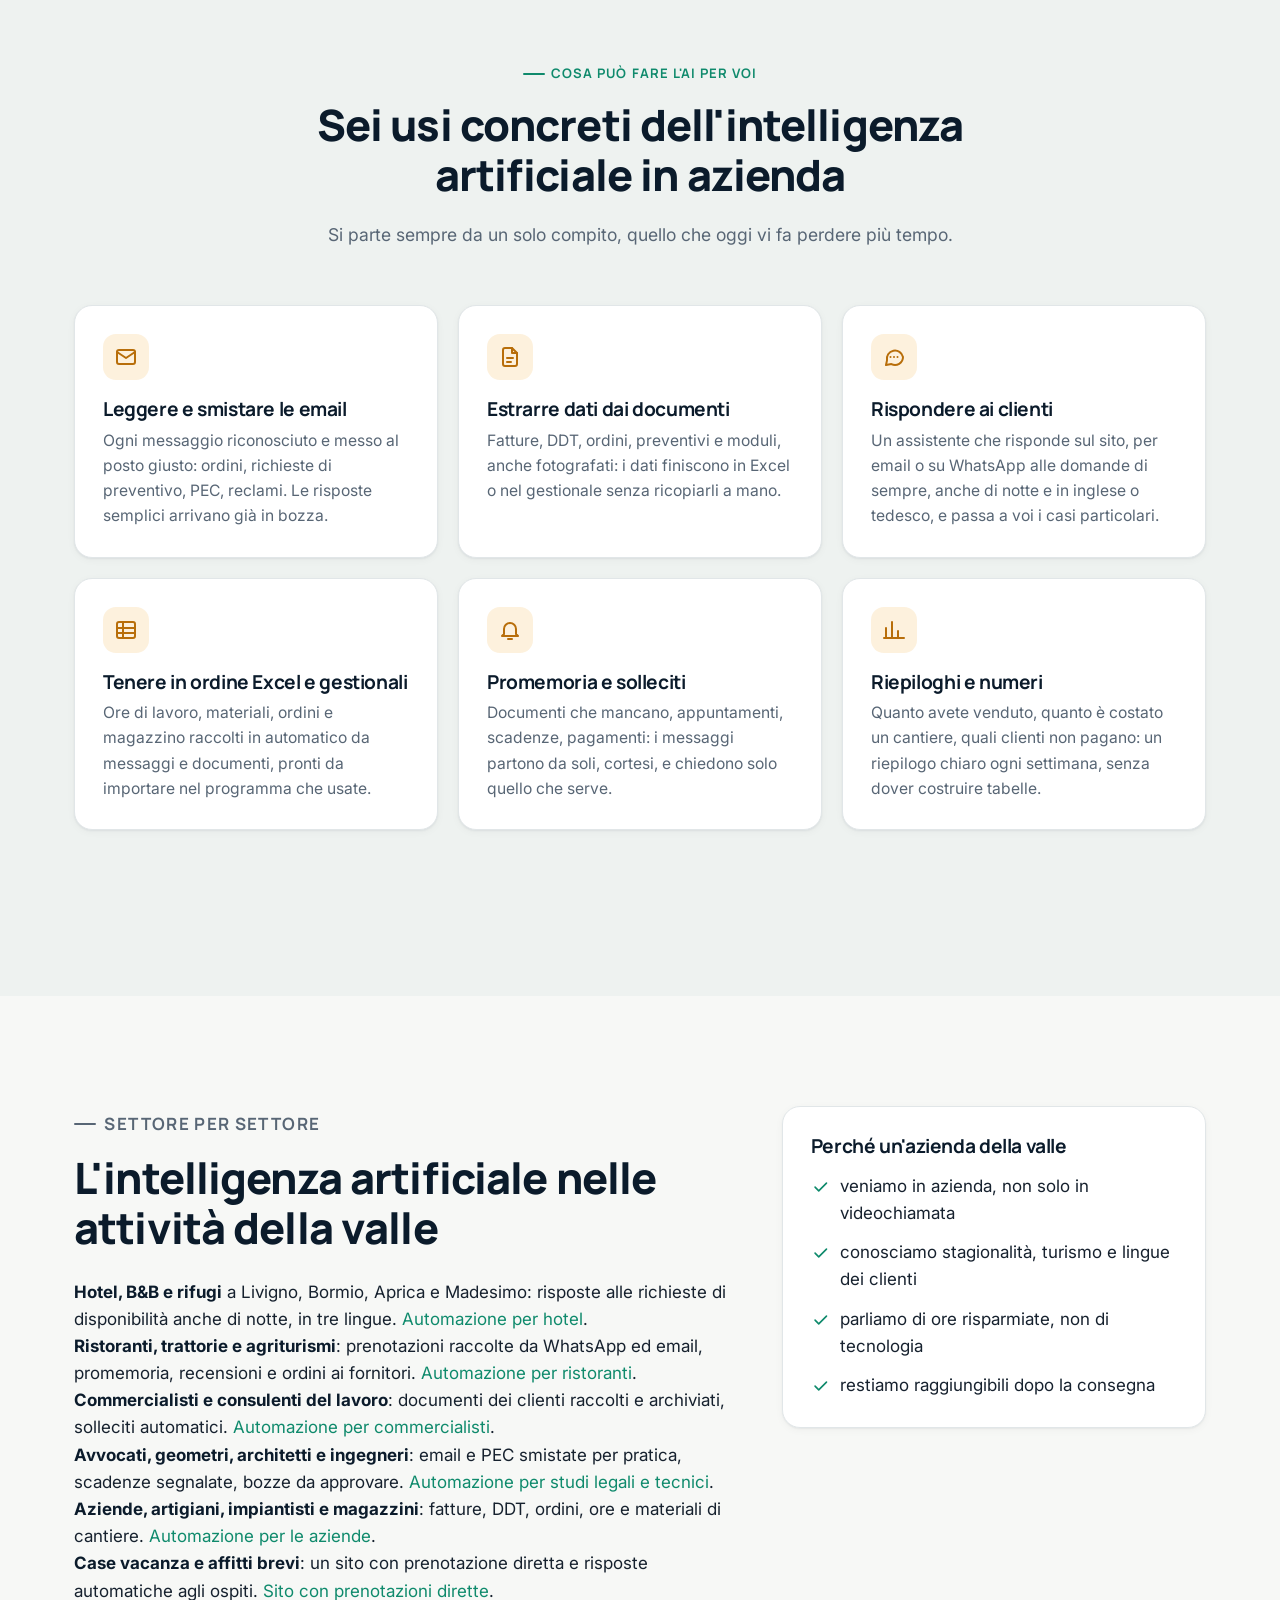
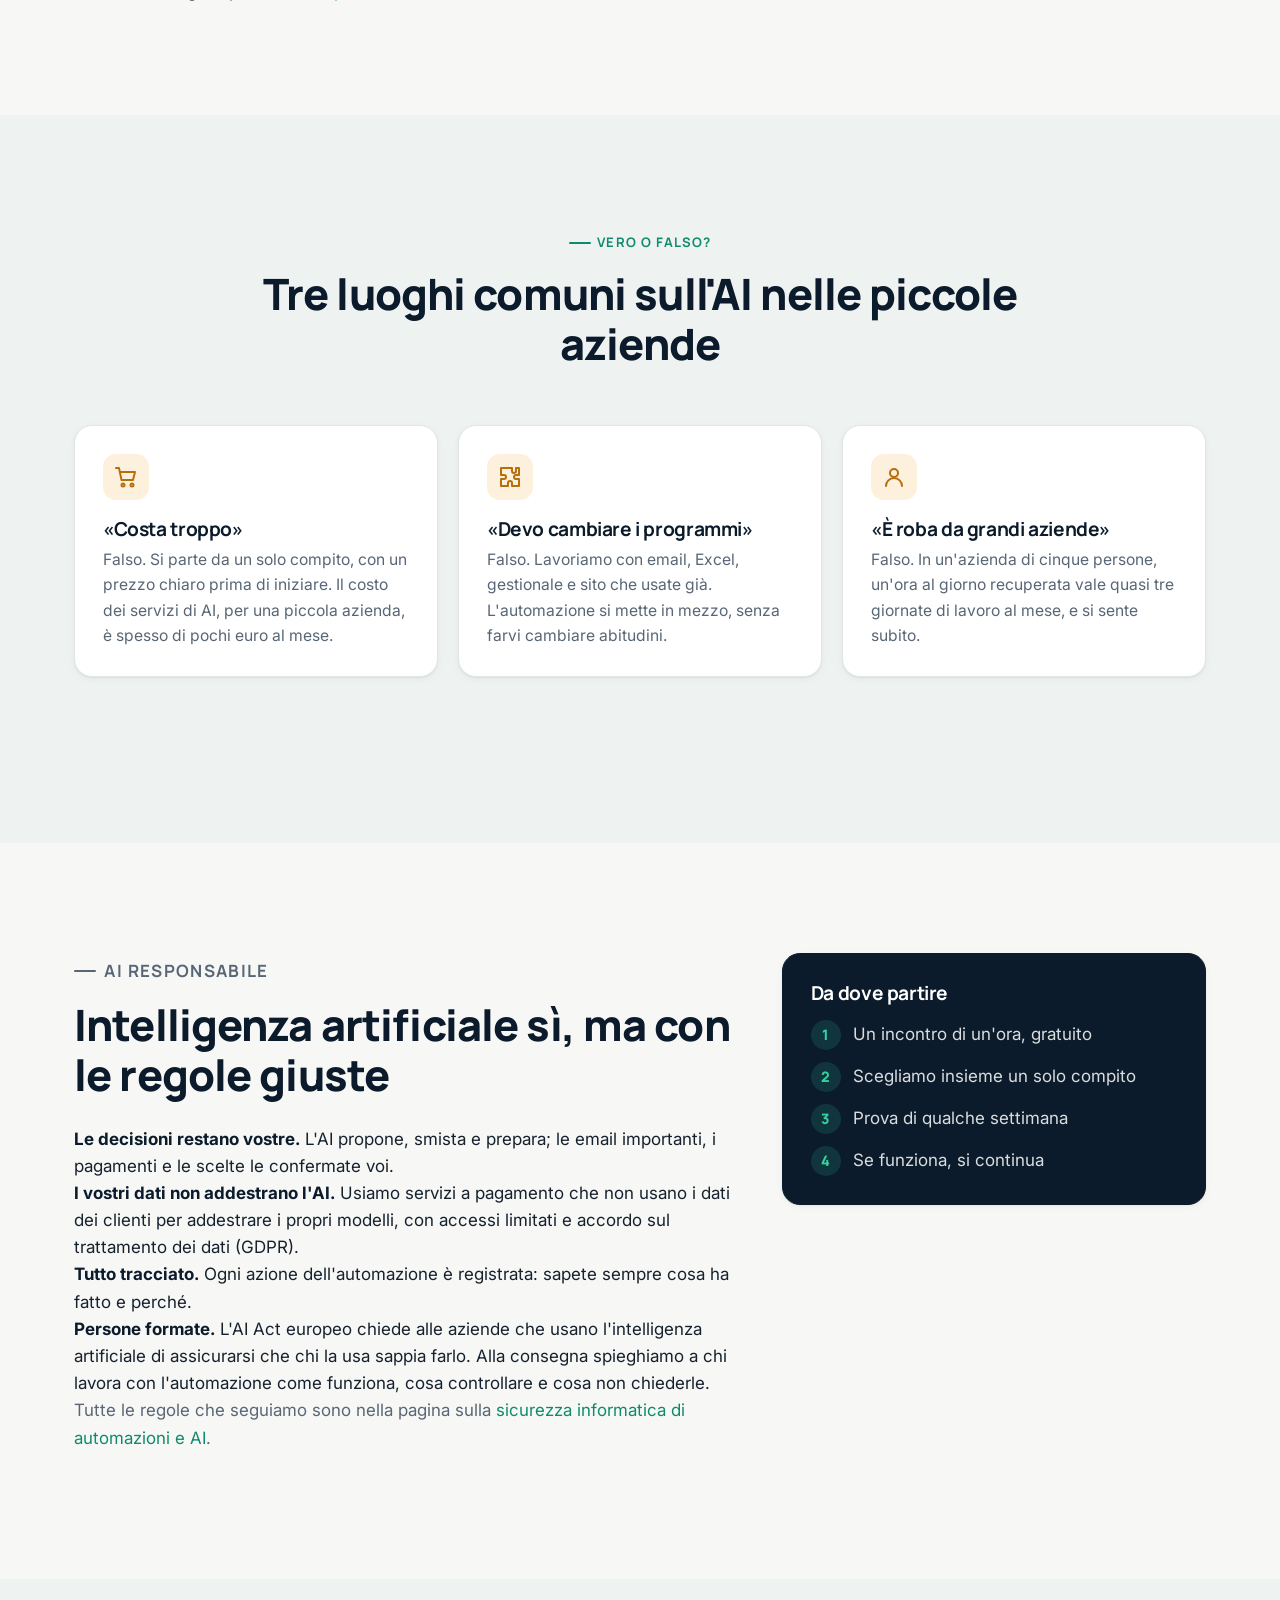
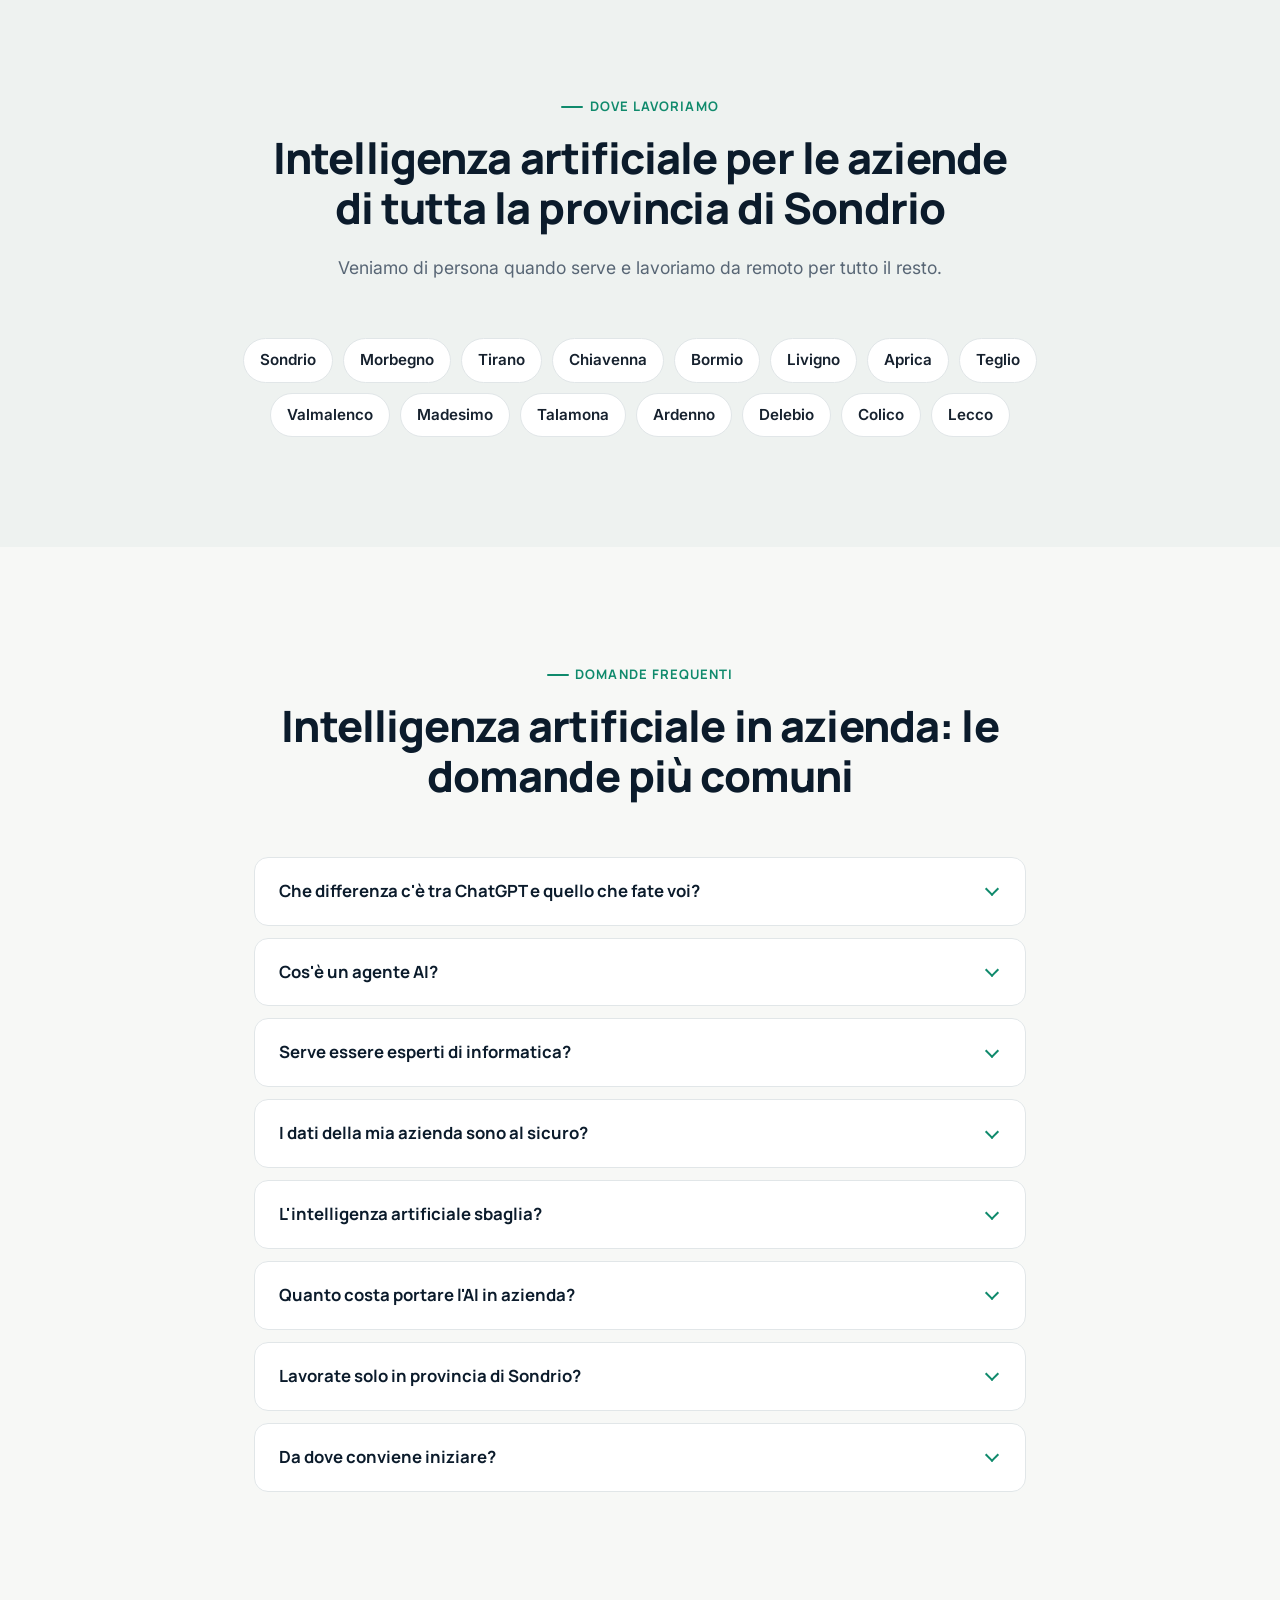
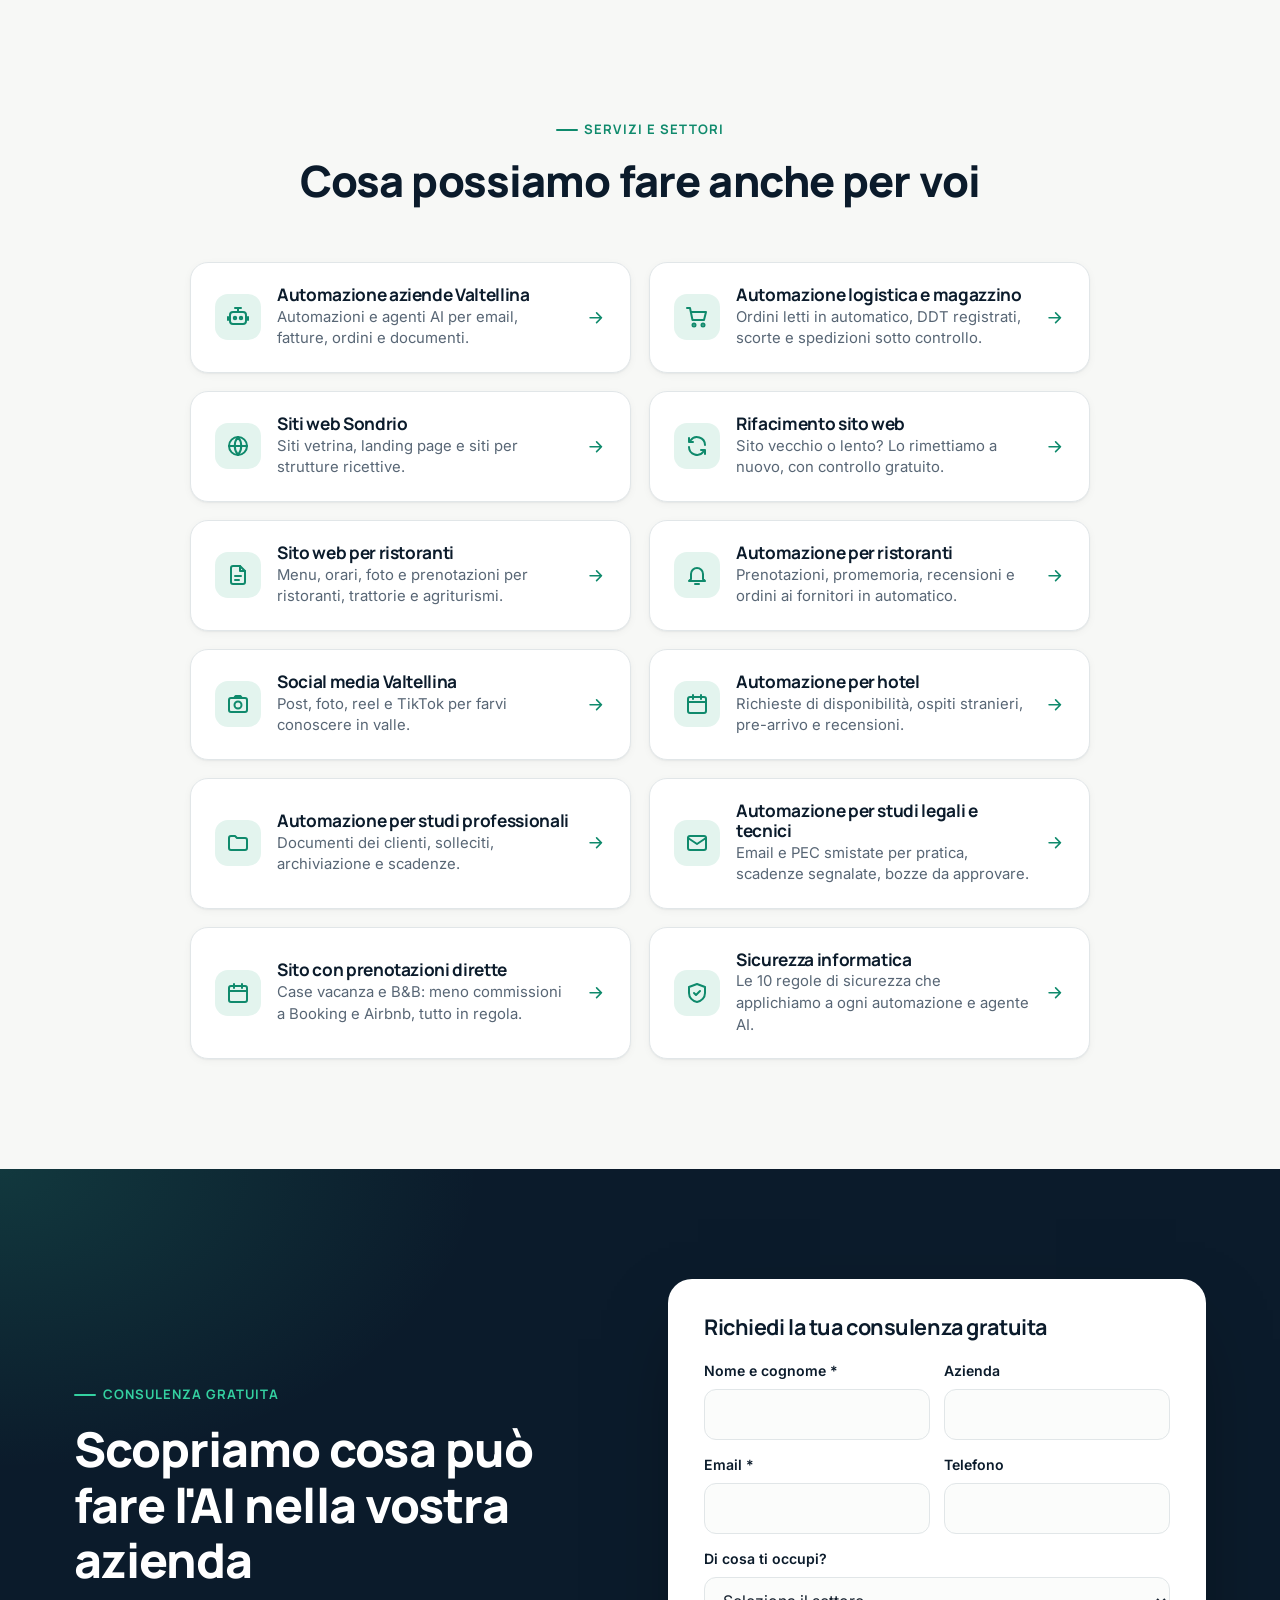
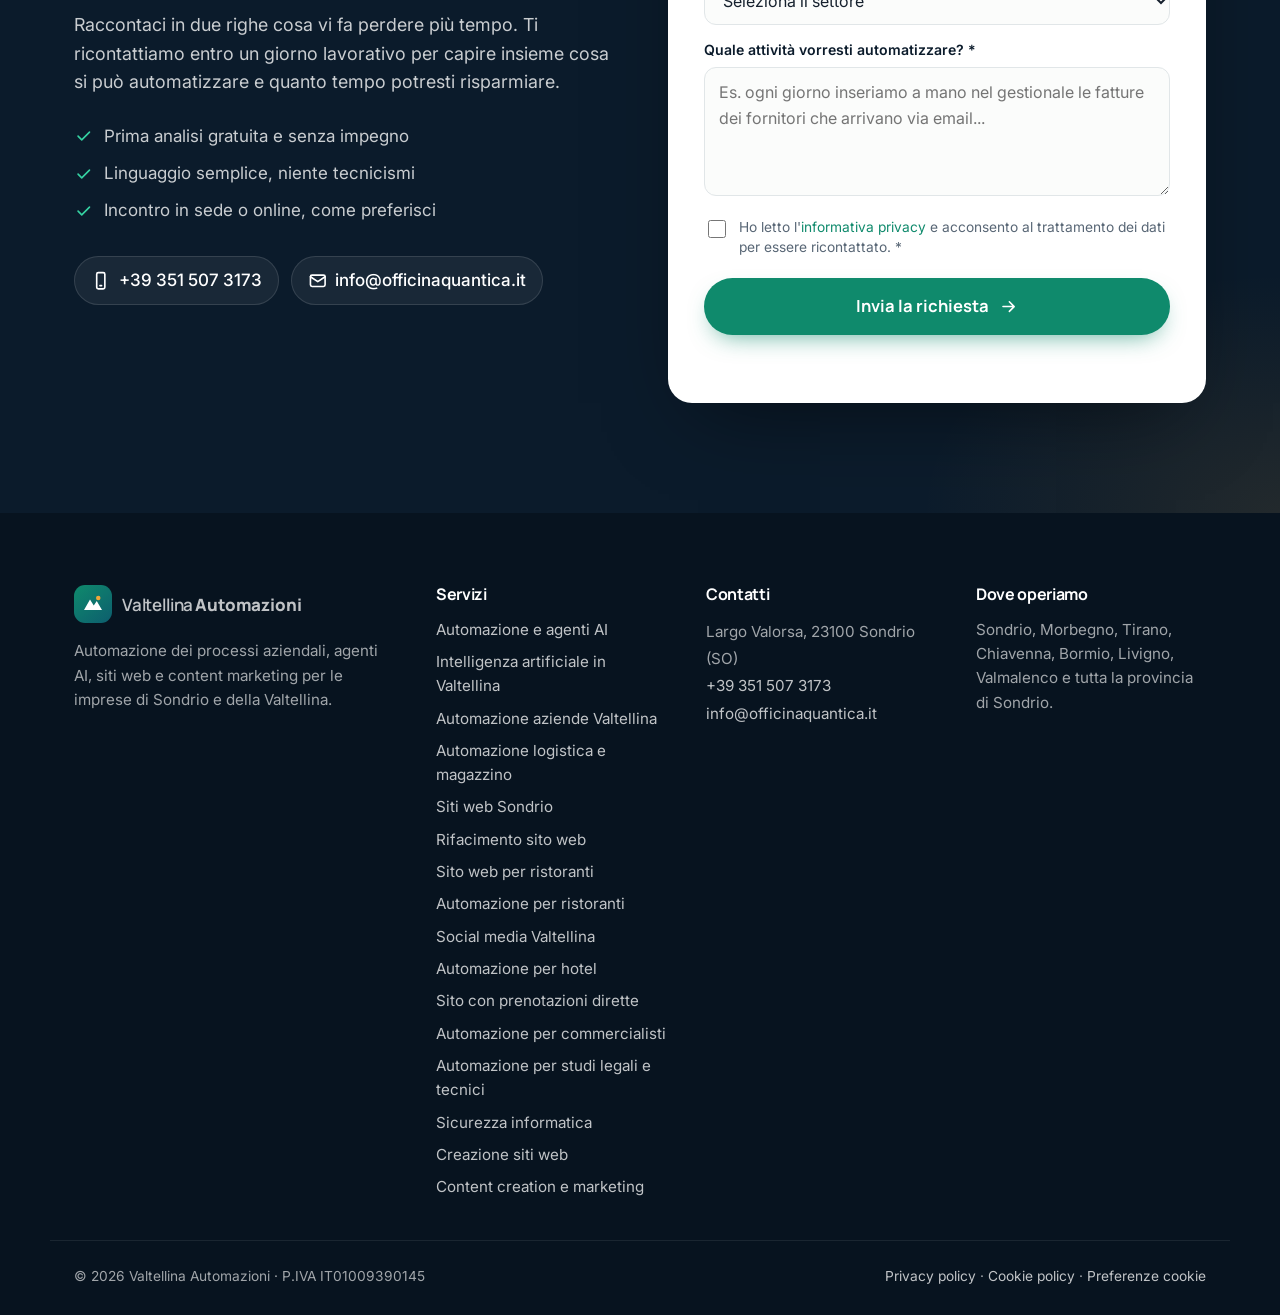
<file: intelligenza-artificiale-valtellina/index.html>
<!DOCTYPE html>
<html lang="it">
<head>
  <meta charset="UTF-8">
  <meta name="viewport" content="width=device-width, initial-scale=1">
  <title>Intelligenza artificiale in Valtellina e a Sondrio per aziende | Valtellina Automazioni</title>
  <meta name="description" content="Intelligenza artificiale per aziende, studi e attività della Valtellina e della provincia di Sondrio: agenti AI e automazioni su misura che leggono email e documenti, rispondono ai clienti e aggiornano Excel e gestionali. Dati protetti, analisi gratuita.">
  <link rel="canonical" href="https://www.officinaquantica.it/intelligenza-artificiale-valtellina/">
  <meta name="robots" content="index, follow">
  <meta name="geo.region" content="IT-SO">
  <meta name="geo.placename" content="Sondrio">
  <meta name="theme-color" content="#0B1B2B">
  <meta property="og:type" content="website">
  <meta property="og:locale" content="it_IT">
  <meta property="og:site_name" content="Valtellina Automazioni">
  <meta property="og:title" content="Intelligenza artificiale in Valtellina per le aziende">
  <meta property="og:description" content="L'AI al lavoro nella vostra azienda: email smistate, dati estratti da fatture e DDT, risposte ai clienti e gestionali aggiornati, con le vostre regole e il vostro controllo.">
  <meta property="og:url" content="https://www.officinaquantica.it/intelligenza-artificiale-valtellina/">

  <meta property="og:image" content="https://www.officinaquantica.it/assets/og-image.jpg">
  <meta property="og:image:width" content="1200">
  <meta property="og:image:height" content="630">
  <meta property="og:image:alt" content="Valtellina Automazioni: automatizza il lavoro, fai crescere la tua azienda">
  <meta name="twitter:card" content="summary_large_image">
  <link rel="icon" href="/favicon.ico" sizes="48x48">
  <link rel="icon" href="/assets/favicon.svg" type="image/svg+xml">
  <link rel="icon" href="/favicon-96x96.png" type="image/png" sizes="96x96">
  <link rel="icon" href="/icon-192.png" type="image/png" sizes="192x192">
  <link rel="apple-touch-icon" href="/apple-touch-icon.png">
  <link rel="preconnect" href="https://fonts.googleapis.com">
  <link rel="preconnect" href="https://fonts.gstatic.com" crossorigin>
  <link href="https://fonts.googleapis.com/css2?family=Inter:wght@400;500;600&family=Manrope:wght@500;600;700;800&display=swap" rel="stylesheet">
  <link rel="stylesheet" href="/css/style.css">
  <script type="application/ld+json">
{
  "@context": "https://schema.org",
  "@type": "Service",
  "name": "Intelligenza artificiale in Valtellina per le aziende",
  "serviceType": "Intelligenza artificiale e agenti AI per aziende",
  "url": "https://www.officinaquantica.it/intelligenza-artificiale-valtellina/",
  "areaServed": [
    {
      "@type": "AdministrativeArea",
      "name": "Provincia di Sondrio"
    },
    {
      "@type": "Place",
      "name": "Valtellina"
    },
    {
      "@type": "Place",
      "name": "Valchiavenna"
    }
  ],
  "provider": {
    "@type": "ProfessionalService",
    "@id": "https://www.officinaquantica.it/#azienda",
    "name": "Valtellina Automazioni",
    "url": "https://www.officinaquantica.it/",
    "telephone": "+39 351 507 3173",
    "email": "info@officinaquantica.it"
  }
}
  </script>
  <script type="application/ld+json">
{
  "@context": "https://schema.org",
  "@type": "BreadcrumbList",
  "itemListElement": [
    {
      "@type": "ListItem",
      "position": 1,
      "name": "Home",
      "item": "https://www.officinaquantica.it/"
    },
    {
      "@type": "ListItem",
      "position": 2,
      "name": "Intelligenza artificiale in Valtellina",
      "item": "https://www.officinaquantica.it/intelligenza-artificiale-valtellina/"
    }
  ]
}
  </script>
  <script type="application/ld+json">
{
  "@context": "https://schema.org",
  "@type": "FAQPage",
  "mainEntity": [
    {
      "@type": "Question",
      "name": "Che differenza c'è tra ChatGPT e quello che fate voi?",
      "acceptedAnswer": {
        "@type": "Answer",
        "text": "ChatGPT è uno strumento generico: ci scrivete voi, copiate voi la risposta. Noi colleghiamo l'intelligenza artificiale ai vostri strumenti (posta, Excel, gestionale, sito) perché lavori da sola su un compito preciso, con le vostre regole e il vostro controllo."
      }
    },
    {
      "@type": "Question",
      "name": "Cos'è un agente AI?",
      "acceptedAnswer": {
        "@type": "Answer",
        "text": "È un programma che usa l'intelligenza artificiale per svolgere un compito dall'inizio alla fine: per esempio leggere una richiesta, cercare le informazioni, preparare la risposta e chiedervi l'approvazione. Lo costruiamo su misura per un'attività specifica della vostra azienda."
      }
    },
    {
      "@type": "Question",
      "name": "Serve essere esperti di informatica?",
      "acceptedAnswer": {
        "@type": "Answer",
        "text": "No. Lo prepariamo e lo colleghiamo noi. Voi continuate a usare gli strumenti di sempre e alla consegna vi spieghiamo cosa fa l'automazione e cosa controllare."
      }
    },
    {
      "@type": "Question",
      "name": "I dati della mia azienda sono al sicuro?",
      "acceptedAnswer": {
        "@type": "Answer",
        "text": "Usiamo servizi di intelligenza artificiale a pagamento che non usano i vostri dati per l'addestramento, con accessi limitati a quello che serve e un accordo sul trattamento dei dati firmato prima di iniziare. Le password non passano mai per email."
      }
    },
    {
      "@type": "Question",
      "name": "L'intelligenza artificiale sbaglia?",
      "acceptedAnswer": {
        "@type": "Answer",
        "text": "Può succedere, come succede alle persone. Per questo progettiamo ogni automazione in modo che i casi dubbi vengano segnalati invece che indovinati, e che le azioni importanti siano confermate da voi."
      }
    },
    {
      "@type": "Question",
      "name": "Quanto costa portare l'AI in azienda?",
      "acceptedAnswer": {
        "@type": "Answer",
        "text": "Dipende dal compito e dagli strumenti che usate. Si parte da una sola automazione con un prezzo fisso scritto nella proposta, più un'assistenza mensile se la volete. L'analisi iniziale è gratuita e senza impegno."
      }
    },
    {
      "@type": "Question",
      "name": "Lavorate solo in provincia di Sondrio?",
      "acceptedAnswer": {
        "@type": "Answer",
        "text": "Siamo in Valtellina e lavoriamo soprattutto con aziende della provincia di Sondrio e delle zone vicine, come l'Alto Lario e Lecco. Da remoto possiamo seguire progetti anche altrove."
      }
    },
    {
      "@type": "Question",
      "name": "Da dove conviene iniziare?",
      "acceptedAnswer": {
        "@type": "Answer",
        "text": "Dal compito più noioso e ripetitivo: quello che qualcuno fa ogni giorno copiando dati da un posto all'altro. Nell'analisi gratuita lo individuiamo insieme e vi diciamo quanto tempo si può recuperare."
      }
    }
  ]
}
  </script>
</head>
<body>

  <!-- Icone SVG riutilizzabili -->
  <svg width="0" height="0" style="position:absolute" aria-hidden="true">
    <defs>
      <symbol id="i-mail" viewBox="0 0 24 24"><rect x="3" y="5" width="18" height="14" rx="2"/><path d="m3 7 9 6 9-6"/></symbol>
      <symbol id="i-file" viewBox="0 0 24 24"><path d="M14 3H7a2 2 0 0 0-2 2v14a2 2 0 0 0 2 2h10a2 2 0 0 0 2-2V8z"/><path d="M14 3v5h5M9 13h6M9 17h4"/></symbol>
      <symbol id="i-sheet" viewBox="0 0 24 24"><rect x="3" y="4" width="18" height="16" rx="2"/><path d="M3 10h18M3 15h18M9 4v16"/></symbol>
      <symbol id="i-chart" viewBox="0 0 24 24"><path d="M4 20V10M10 20V4M16 20v-7M22 20H2"/></symbol>
      <symbol id="i-cart" viewBox="0 0 24 24"><circle cx="9" cy="20" r="1.5"/><circle cx="18" cy="20" r="1.5"/><path d="M2 3h3l2.5 12h11.5l2-8H6.2"/></symbol>
      <symbol id="i-link" viewBox="0 0 24 24"><path d="M10 14a5 5 0 0 0 7 0l3-3a5 5 0 0 0-7-7l-1 1"/><path d="M14 10a5 5 0 0 0-7 0l-3 3a5 5 0 0 0 7 7l1-1"/></symbol>
      <symbol id="i-chat" viewBox="0 0 24 24"><path d="M21 12a8 8 0 0 1-11.6 7.1L4 20l1-4.6A8 8 0 1 1 21 12z"/><path d="M8.5 12h.01M12 12h.01M15.5 12h.01"/></symbol>
      <symbol id="i-clock" viewBox="0 0 24 24"><circle cx="12" cy="12" r="9"/><path d="M12 7v5l3 2"/></symbol>
      <symbol id="i-spark" viewBox="0 0 24 24"><path d="M12 3v4M12 17v4M3 12h4M17 12h4M6 6l2.5 2.5M15.5 15.5 18 18M6 18l2.5-2.5M15.5 8.5 18 6"/></symbol>
      <symbol id="i-brain" viewBox="0 0 24 24"><rect x="4" y="7" width="16" height="12" rx="3"/><path d="M12 7V3M9 3h6"/><circle cx="9" cy="13" r="1.2"/><circle cx="15" cy="13" r="1.2"/><path d="M2 12v3M22 12v3"/></symbol>
      <symbol id="i-check" viewBox="0 0 24 24"><path d="m5 12.5 4.5 4.5L19 7.5"/></symbol>
      <symbol id="i-arrow" viewBox="0 0 24 24"><path d="M5 12h14M13 6l6 6-6 6"/></symbol>
      <symbol id="i-globe" viewBox="0 0 24 24"><circle cx="12" cy="12" r="9"/><path d="M3 12h18M12 3a14 14 0 0 1 0 18M12 3a14 14 0 0 0 0 18"/></symbol>
      <symbol id="i-camera" viewBox="0 0 24 24"><rect x="3" y="6" width="18" height="14" rx="2"/><circle cx="12" cy="13" r="3.5"/><path d="M8 6l1.5-2h5L16 6"/></symbol>
      <symbol id="i-search" viewBox="0 0 24 24"><circle cx="11" cy="11" r="7"/><path d="m20 20-3.5-3.5"/></symbol>
      <symbol id="i-user" viewBox="0 0 24 24"><circle cx="12" cy="8" r="4"/><path d="M4 21a8 8 0 0 1 16 0"/></symbol>
      <symbol id="i-pin" viewBox="0 0 24 24"><path d="M12 21s-7-6.2-7-12a7 7 0 0 1 14 0c0 5.8-7 12-7 12z"/><circle cx="12" cy="9" r="2.5"/></symbol>
      <symbol id="i-puzzle" viewBox="0 0 24 24"><path d="M10 3h4v3a2 2 0 1 0 4 0V3h3v7h-3a2 2 0 1 0 0 4h3v7h-7v-3a2 2 0 1 0-4 0v3H3v-7h3a2 2 0 1 0 0-4H3V3h7z"/></symbol>
      <symbol id="i-step" viewBox="0 0 24 24"><path d="M4 18h5v-5h5V8h6"/><circle cx="20" cy="8" r="1.5"/></symbol>
      <symbol id="i-shield" viewBox="0 0 24 24"><path d="M12 3 4 6v6c0 4.5 3.4 8.3 8 9 4.6-.7 8-4.5 8-9V6z"/><path d="m9 12 2 2 4-4"/></symbol>
      <symbol id="i-phone" viewBox="0 0 24 24"><rect x="7" y="2" width="10" height="20" rx="2"/><path d="M11 18h2"/></symbol>
      <symbol id="i-calendar" viewBox="0 0 24 24"><rect x="3" y="5" width="18" height="16" rx="2"/><path d="M3 10h18M8 3v4M16 3v4"/></symbol>
      <symbol id="i-folder" viewBox="0 0 24 24"><path d="M3 7a2 2 0 0 1 2-2h4l2 2h8a2 2 0 0 1 2 2v8a2 2 0 0 1-2 2H5a2 2 0 0 1-2-2z"/></symbol>
      <symbol id="i-bell" viewBox="0 0 24 24"><path d="M6 16V11a6 6 0 0 1 12 0v5l2 2H4z"/><path d="M10 21h4"/></symbol>
      <symbol id="i-refresh" viewBox="0 0 24 24"><path d="M20 11a8 8 0 0 0-14.5-4.5L4 8M4 4v4h4M4 13a8 8 0 0 0 14.5 4.5L20 16M20 20v-4h-4"/></symbol>
      <symbol id="i-lock" viewBox="0 0 24 24"><rect x="5" y="11" width="14" height="10" rx="2"/><path d="M8 11V7a4 4 0 0 1 8 0v4"/><path d="M12 15v2"/></symbol>
      <symbol id="i-key" viewBox="0 0 24 24"><circle cx="8" cy="15" r="4"/><path d="m11 12 9-9M17 6l3 3M15 8l2 2"/></symbol>
    </defs>
  </svg>

  <a class="skip-link" href="#contenuto">Vai al contenuto</a>

  <!-- ===== HEADER ===== -->
  <header class="header" id="top">
    <div class="container header__inner">
      <a href="/" class="logo" aria-label="Valtellina Automazioni - torna all'inizio">
        <span class="logo__mark" aria-hidden="true">
          <svg viewBox="0 0 32 32"><path d="M4 24 12 10l5 8 4-6 7 12z" fill="currentColor"/><circle cx="23" cy="8" r="3" fill="var(--warm)"/></svg>
        </span>
        <span class="logo__text">Valtellina<strong>Automazioni</strong></span>
      </a>

      <nav class="nav" id="nav" aria-label="Navigazione principale">
        <a href="/#soluzione">Come aiutiamo</a>
        <a href="/#esempi">Esempi</a>
        <a href="/#servizi">Servizi</a>
        <a href="/#metodo">Metodo</a>
        <a href="#faq">FAQ</a>
        <a href="#contatti" class="btn btn--primary btn--sm nav__cta">Consulenza gratuita</a>
      </nav>

      <button class="nav-toggle" aria-label="Apri il menu" aria-expanded="false" aria-controls="nav">
        <span></span><span></span><span></span>
      </button>
    </div>
  </header>

  <main id="contenuto">
    <!-- HERO PAGINA -->
    <section class="hero hero--page">
      <div class="hero__bg" aria-hidden="true"></div>
      <div class="container hero__grid">
        <div class="hero__copy">
          <nav class="crumbs" aria-label="Percorso"><a href="/">Home</a> <span aria-hidden="true">›</span> <span>Intelligenza artificiale in Valtellina</span></nav>
          <p class="eyebrow eyebrow--light"><svg class="ic"><use href="#i-pin"/></svg> Sondrio · Valtellina · Valchiavenna</p>
          <h1>Intelligenza artificiale in Valtellina: <span class="hl">l'AI al lavoro nella vostra azienda</span></h1>
          <p class="hero__lead">Siamo Valtellina Automazioni: portiamo l'intelligenza artificiale nelle aziende, negli studi e nelle attività della provincia di Sondrio. Non con promesse futuristiche, ma con strumenti concreti che leggono email e documenti, rispondono ai clienti, compilano fogli Excel e gestionali, e restituiscono ore di lavoro ogni settimana.</p>
          <div class="hero__ctas">
            <a href="#contatti" class="btn btn--primary btn--lg">Richiedete un'analisi gratuita <svg class="ic"><use href="#i-arrow"/></svg></a>
            <a href="#cosa-fa" class="btn btn--ghost btn--lg">Cosa può fare l'AI</a>
          </div>
        </div>
      </div>
    </section>

    <!-- COS'E -->
    <section class="section">
      <div class="container prose-grid">
        <div class="prose reveal">
          <p class="eyebrow">In parole semplici</p>
          <h2>Cos'è l'intelligenza artificiale per un'azienda</h2>
          <p>Molti la conoscono per ChatGPT: si scrive una domanda e arriva una risposta. In azienda l'intelligenza artificiale serve soprattutto a un'altra cosa: <strong>capire testi e documenti</strong> che prima doveva leggere una persona. Un'email di un cliente, una fattura in PDF, un DDT fotografato, un messaggio vocale su WhatsApp.</p>
          <p>Da sola, però, l'AI non fa niente: va collegata agli strumenti che usate ogni giorno, cioè la posta, Excel, il gestionale, il sito, il calendario. È questo il nostro lavoro. Costruiamo <strong>automazioni e agenti AI su misura</strong>: programmi che ricevono il documento, lo fanno leggere all'AI, mettono i dati al posto giusto e chiedono la vostra conferma quando serve.</p>
          <p>Il risultato non è un robot che sostituisce le persone, ma meno lavoro ripetitivo: meno copia e incolla, meno errori di battitura, meno email lasciate senza risposta.</p>
        </div>
        <aside class="note-card note-card--dark reveal">
          <h3>Un esempio in cinque passi</h3>
          <ol class="mini-flow">
            <li><span>1</span> Arriva la fattura di un fornitore</li>
            <li><span>2</span> L'AI legge fornitore, importi e righe</li>
            <li><span>3</span> I dati vanno in Excel o nel gestionale</li>
            <li><span>4</span> I casi dubbi vengono segnalati a voi</li>
            <li><span>5</span> Voi controllate solo quelli</li>
          </ol>
        </aside>
      </div>
    </section>

    <!-- COSA FA -->
    <section class="section section--tint" id="cosa-fa">
      <div class="container">
        <div class="section__head reveal">
          <p class="eyebrow">Cosa può fare l'AI per voi</p>
          <h2>Sei usi concreti dell'intelligenza artificiale in azienda</h2>
          <p class="section__lead">Si parte sempre da un solo compito, quello che oggi vi fa perdere più tempo.</p>
        </div>
        <div class="pain-grid">
          <article class="pain reveal">
            <svg class="pain__ic"><use href="#i-mail"/></svg>
            <h3>Leggere e smistare le email</h3>
            <p>Ogni messaggio riconosciuto e messo al posto giusto: ordini, richieste di preventivo, PEC, reclami. Le risposte semplici arrivano già in bozza.</p>
          </article>
          <article class="pain reveal">
            <svg class="pain__ic"><use href="#i-file"/></svg>
            <h3>Estrarre dati dai documenti</h3>
            <p>Fatture, DDT, ordini, preventivi e moduli, anche fotografati: i dati finiscono in Excel o nel gestionale senza ricopiarli a mano.</p>
          </article>
          <article class="pain reveal">
            <svg class="pain__ic"><use href="#i-chat"/></svg>
            <h3>Rispondere ai clienti</h3>
            <p>Un assistente che risponde sul sito, per email o su WhatsApp alle domande di sempre, anche di notte e in inglese o tedesco, e passa a voi i casi particolari.</p>
          </article>
          <article class="pain reveal">
            <svg class="pain__ic"><use href="#i-sheet"/></svg>
            <h3>Tenere in ordine Excel e gestionali</h3>
            <p>Ore di lavoro, materiali, ordini e magazzino raccolti in automatico da messaggi e documenti, pronti da importare nel programma che usate.</p>
          </article>
          <article class="pain reveal">
            <svg class="pain__ic"><use href="#i-bell"/></svg>
            <h3>Promemoria e solleciti</h3>
            <p>Documenti che mancano, appuntamenti, scadenze, pagamenti: i messaggi partono da soli, cortesi, e chiedono solo quello che serve.</p>
          </article>
          <article class="pain reveal">
            <svg class="pain__ic"><use href="#i-chart"/></svg>
            <h3>Riepiloghi e numeri</h3>
            <p>Quanto avete venduto, quanto è costato un cantiere, quali clienti non pagano: un riepilogo chiaro ogni settimana, senza dover costruire tabelle.</p>
          </article>
        </div>
      </div>
    </section>

    <!-- SETTORI -->
    <section class="section">
      <div class="container prose-grid">
        <div class="prose reveal">
          <p class="eyebrow">Settore per settore</p>
          <h2>L'intelligenza artificiale nelle attività della valle</h2>
          <ul>
            <li><strong>Hotel, B&amp;B e rifugi</strong> a Livigno, Bormio, Aprica e Madesimo: risposte alle richieste di disponibilità anche di notte, in tre lingue. <a href="/automazione-hotel-valtellina/">Automazione per hotel</a>.</li>
            <li><strong>Ristoranti, trattorie e agriturismi</strong>: prenotazioni raccolte da WhatsApp ed email, promemoria, recensioni e ordini ai fornitori. <a href="/automazione-ristoranti-valtellina/">Automazione per ristoranti</a>.</li>
            <li><strong>Commercialisti e consulenti del lavoro</strong>: documenti dei clienti raccolti e archiviati, solleciti automatici. <a href="/automazione-commercialisti-sondrio/">Automazione per commercialisti</a>.</li>
            <li><strong>Avvocati, geometri, architetti e ingegneri</strong>: email e PEC smistate per pratica, scadenze segnalate, bozze da approvare. <a href="/automazione-studi-legali-tecnici-sondrio/">Automazione per studi legali e tecnici</a>.</li>
            <li><strong>Aziende, artigiani, impiantisti e magazzini</strong>: fatture, DDT, ordini, ore e materiali di cantiere. <a href="/automazione-aziende-valtellina/">Automazione per le aziende</a>.</li>
            <li><strong>Case vacanza e affitti brevi</strong>: un sito con prenotazione diretta e risposte automatiche agli ospiti. <a href="/sito-prenotazioni-dirette-case-vacanza/">Sito con prenotazioni dirette</a>.</li>
          </ul>
        </div>
        <aside class="note-card reveal">
          <h3>Perché un'azienda della valle</h3>
          <ul>
            <li><svg class="ic"><use href="#i-check"/></svg> veniamo in azienda, non solo in videochiamata</li>
            <li><svg class="ic"><use href="#i-check"/></svg> conosciamo stagionalità, turismo e lingue dei clienti</li>
            <li><svg class="ic"><use href="#i-check"/></svg> parliamo di ore risparmiate, non di tecnologia</li>
            <li><svg class="ic"><use href="#i-check"/></svg> restiamo raggiungibili dopo la consegna</li>
          </ul>
        </aside>
      </div>
    </section>

    <!-- MITI -->
    <section class="section section--tint">
      <div class="container">
        <div class="section__head reveal">
          <p class="eyebrow">Vero o falso?</p>
          <h2>Tre luoghi comuni sull'AI nelle piccole aziende</h2>
        </div>
        <div class="pain-grid">
          <article class="pain reveal">
            <svg class="pain__ic"><use href="#i-cart"/></svg>
            <h3>«Costa troppo»</h3>
            <p>Falso. Si parte da un solo compito, con un prezzo chiaro prima di iniziare. Il costo dei servizi di AI, per una piccola azienda, è spesso di pochi euro al mese.</p>
          </article>
          <article class="pain reveal">
            <svg class="pain__ic"><use href="#i-puzzle"/></svg>
            <h3>«Devo cambiare i programmi»</h3>
            <p>Falso. Lavoriamo con email, Excel, gestionale e sito che usate già. L'automazione si mette in mezzo, senza farvi cambiare abitudini.</p>
          </article>
          <article class="pain reveal">
            <svg class="pain__ic"><use href="#i-user"/></svg>
            <h3>«È roba da grandi aziende»</h3>
            <p>Falso. In un'azienda di cinque persone, un'ora al giorno recuperata vale quasi tre giornate di lavoro al mese, e si sente subito.</p>
          </article>
        </div>
      </div>
    </section>

    <!-- REGOLE -->
    <section class="section">
      <div class="container prose-grid">
        <div class="prose reveal">
          <p class="eyebrow">AI responsabile</p>
          <h2>Intelligenza artificiale sì, ma con le regole giuste</h2>
          <ul>
            <li><strong>Le decisioni restano vostre.</strong> L'AI propone, smista e prepara; le email importanti, i pagamenti e le scelte le confermate voi.</li>
            <li><strong>I vostri dati non addestrano l'AI.</strong> Usiamo servizi a pagamento che non usano i dati dei clienti per addestrare i propri modelli, con accessi limitati e accordo sul trattamento dei dati (GDPR).</li>
            <li><strong>Tutto tracciato.</strong> Ogni azione dell'automazione è registrata: sapete sempre cosa ha fatto e perché.</li>
            <li><strong>Persone formate.</strong> L'AI Act europeo chiede alle aziende che usano l'intelligenza artificiale di assicurarsi che chi la usa sappia farlo. Alla consegna spieghiamo a chi lavora con l'automazione come funziona, cosa controllare e cosa non chiederle.</li>
          </ul>
          <p>Tutte le regole che seguiamo sono nella pagina sulla <a href="/sicurezza-informatica-automazioni/">sicurezza informatica di automazioni e AI</a>.</p>
        </div>
        <aside class="note-card note-card--dark reveal">
          <h3>Da dove partire</h3>
          <ol class="mini-flow">
            <li><span>1</span> Un incontro di un'ora, gratuito</li>
            <li><span>2</span> Scegliamo insieme un solo compito</li>
            <li><span>3</span> Prova di qualche settimana</li>
            <li><span>4</span> Se funziona, si continua</li>
          </ol>
        </aside>
      </div>
    </section>

    <!-- ZONE -->
    <section class="section section--tint">
      <div class="container">
        <div class="section__head reveal">
          <p class="eyebrow">Dove lavoriamo</p>
          <h2>Intelligenza artificiale per le aziende di tutta la provincia di Sondrio</h2>
          <p class="section__lead">Veniamo di persona quando serve e lavoriamo da remoto per tutto il resto.</p>
        </div>
        <ul class="zones reveal">
          <li>Sondrio</li><li>Morbegno</li><li>Tirano</li><li>Chiavenna</li><li>Bormio</li><li>Livigno</li><li>Aprica</li><li>Teglio</li><li>Valmalenco</li><li>Madesimo</li><li>Talamona</li><li>Ardenno</li><li>Delebio</li><li>Colico</li><li>Lecco</li>
        </ul>
      </div>
    </section>

    <!-- FAQ -->
    <section class="section" id="faq">
      <div class="container container--narrow">
        <div class="section__head reveal">
          <p class="eyebrow">Domande frequenti</p>
          <h2>Intelligenza artificiale in azienda: le domande più comuni</h2>
        </div>
        <div class="faq reveal">
          <details><summary>Che differenza c'è tra ChatGPT e quello che fate voi?</summary><p>ChatGPT è uno strumento generico: ci scrivete voi, copiate voi la risposta. Noi colleghiamo l'intelligenza artificiale ai vostri strumenti (posta, Excel, gestionale, sito) perché lavori da sola su un compito preciso, con le vostre regole e il vostro controllo.</p></details>
          <details><summary>Cos'è un agente AI?</summary><p>È un programma che usa l'intelligenza artificiale per svolgere un compito dall'inizio alla fine: per esempio leggere una richiesta, cercare le informazioni, preparare la risposta e chiedervi l'approvazione. Lo costruiamo su misura per un'attività specifica della vostra azienda.</p></details>
          <details><summary>Serve essere esperti di informatica?</summary><p>No. Lo prepariamo e lo colleghiamo noi. Voi continuate a usare gli strumenti di sempre e alla consegna vi spieghiamo cosa fa l'automazione e cosa controllare.</p></details>
          <details><summary>I dati della mia azienda sono al sicuro?</summary><p>Usiamo servizi di intelligenza artificiale a pagamento che non usano i vostri dati per l'addestramento, con accessi limitati a quello che serve e un accordo sul trattamento dei dati firmato prima di iniziare. Le password non passano mai per email.</p></details>
          <details><summary>L'intelligenza artificiale sbaglia?</summary><p>Può succedere, come succede alle persone. Per questo progettiamo ogni automazione in modo che i casi dubbi vengano segnalati invece che indovinati, e che le azioni importanti siano confermate da voi.</p></details>
          <details><summary>Quanto costa portare l'AI in azienda?</summary><p>Dipende dal compito e dagli strumenti che usate. Si parte da una sola automazione con un prezzo fisso scritto nella proposta, più un'assistenza mensile se la volete. L'analisi iniziale è gratuita e senza impegno.</p></details>
          <details><summary>Lavorate solo in provincia di Sondrio?</summary><p>Siamo in Valtellina e lavoriamo soprattutto con aziende della provincia di Sondrio e delle zone vicine, come l'Alto Lario e Lecco. Da remoto possiamo seguire progetti anche altrove.</p></details>
          <details><summary>Da dove conviene iniziare?</summary><p>Dal compito più noioso e ripetitivo: quello che qualcuno fa ogni giorno copiando dati da un posto all'altro. Nell'analisi gratuita lo individuiamo insieme e vi diciamo quanto tempo si può recuperare.</p></details>
        </div>
      </div>
    </section>

    <!-- ALTRI SERVIZI -->
    <section class="section section--related">
      <div class="container">
        <div class="section__head reveal"><p class="eyebrow">Servizi e settori</p><h2>Cosa possiamo fare anche per voi</h2></div>
        <div class="related">
          <a class="related__item reveal" href="/automazione-aziende-valtellina/"><svg class="ic"><use href="#i-brain"/></svg><div><h3>Automazione aziende Valtellina</h3><p>Automazioni e agenti AI per email, fatture, ordini e documenti.</p></div><svg class="ic related__go"><use href="#i-arrow"/></svg></a>
          <a class="related__item reveal" href="/automazione-logistica-magazzino-sondrio/"><svg class="ic"><use href="#i-cart"/></svg><div><h3>Automazione logistica e magazzino</h3><p>Ordini letti in automatico, DDT registrati, scorte e spedizioni sotto controllo.</p></div><svg class="ic related__go"><use href="#i-arrow"/></svg></a>
          <a class="related__item reveal" href="/siti-web-sondrio/"><svg class="ic"><use href="#i-globe"/></svg><div><h3>Siti web Sondrio</h3><p>Siti vetrina, landing page e siti per strutture ricettive.</p></div><svg class="ic related__go"><use href="#i-arrow"/></svg></a>
          <a class="related__item reveal" href="/rifacimento-sito-web-sondrio/"><svg class="ic"><use href="#i-refresh"/></svg><div><h3>Rifacimento sito web</h3><p>Sito vecchio o lento? Lo rimettiamo a nuovo, con controllo gratuito.</p></div><svg class="ic related__go"><use href="#i-arrow"/></svg></a>
          <a class="related__item reveal" href="/sito-web-ristoranti-valtellina/"><svg class="ic"><use href="#i-file"/></svg><div><h3>Sito web per ristoranti</h3><p>Menu, orari, foto e prenotazioni per ristoranti, trattorie e agriturismi.</p></div><svg class="ic related__go"><use href="#i-arrow"/></svg></a>
          <a class="related__item reveal" href="/automazione-ristoranti-valtellina/"><svg class="ic"><use href="#i-bell"/></svg><div><h3>Automazione per ristoranti</h3><p>Prenotazioni, promemoria, recensioni e ordini ai fornitori in automatico.</p></div><svg class="ic related__go"><use href="#i-arrow"/></svg></a>
          <a class="related__item reveal" href="/social-media-valtellina/"><svg class="ic"><use href="#i-camera"/></svg><div><h3>Social media Valtellina</h3><p>Post, foto, reel e TikTok per farvi conoscere in valle.</p></div><svg class="ic related__go"><use href="#i-arrow"/></svg></a>
          <a class="related__item reveal" href="/automazione-hotel-valtellina/"><svg class="ic"><use href="#i-calendar"/></svg><div><h3>Automazione per hotel</h3><p>Richieste di disponibilità, ospiti stranieri, pre-arrivo e recensioni.</p></div><svg class="ic related__go"><use href="#i-arrow"/></svg></a>
          <a class="related__item reveal" href="/automazione-commercialisti-sondrio/"><svg class="ic"><use href="#i-folder"/></svg><div><h3>Automazione per studi professionali</h3><p>Documenti dei clienti, solleciti, archiviazione e scadenze.</p></div><svg class="ic related__go"><use href="#i-arrow"/></svg></a>
          <a class="related__item reveal" href="/automazione-studi-legali-tecnici-sondrio/"><svg class="ic"><use href="#i-mail"/></svg><div><h3>Automazione per studi legali e tecnici</h3><p>Email e PEC smistate per pratica, scadenze segnalate, bozze da approvare.</p></div><svg class="ic related__go"><use href="#i-arrow"/></svg></a>
          <a class="related__item reveal" href="/sito-prenotazioni-dirette-case-vacanza/"><svg class="ic"><use href="#i-calendar"/></svg><div><h3>Sito con prenotazioni dirette</h3><p>Case vacanza e B&B: meno commissioni a Booking e Airbnb, tutto in regola.</p></div><svg class="ic related__go"><use href="#i-arrow"/></svg></a>
          <a class="related__item reveal" href="/sicurezza-informatica-automazioni/"><svg class="ic"><use href="#i-shield"/></svg><div><h3>Sicurezza informatica</h3><p>Le 10 regole di sicurezza che applichiamo a ogni automazione e agente AI.</p></div><svg class="ic related__go"><use href="#i-arrow"/></svg></a>
        </div>
      </div>
    </section>

    <!-- ===== 8. CTA FINALE / CONTATTI ===== -->
    <section class="section section--cta" id="contatti">
      <div class="container cta">
        <div class="cta__copy reveal">
          <p class="eyebrow eyebrow--light">Consulenza gratuita</p>
          <h2>Scopriamo cosa può fare l'AI nella vostra azienda</h2>
          <p class="cta__lead">Raccontaci in due righe cosa vi fa perdere più tempo. Ti ricontattiamo entro un giorno lavorativo per capire insieme cosa si può automatizzare e quanto tempo potresti risparmiare.</p>
          <ul class="cta__points">
            <li><svg class="ic"><use href="#i-check"/></svg> Prima analisi gratuita e senza impegno</li>
            <li><svg class="ic"><use href="#i-check"/></svg> Linguaggio semplice, niente tecnicismi</li>
            <li><svg class="ic"><use href="#i-check"/></svg> Incontro in sede o online, come preferisci</li>
          </ul>
          <div class="cta__direct">
            <a href="tel:+393515073173"><svg class="ic"><use href="#i-phone"/></svg> +39 351 507 3173</a>
            <a href="mailto:info@officinaquantica.it"><svg class="ic"><use href="#i-mail"/></svg> info@officinaquantica.it</a>
          </div>
        </div>

        <form class="form reveal" id="contact-form" action="https://formsubmit.co/ajax/info@officinaquantica.it" method="POST" novalidate>
          <input type="hidden" name="_subject" value="Nuova richiesta dal sito: pagina Intelligenza artificiale Valtellina">
          <input type="hidden" name="_template" value="table">
          <input type="text" name="_honey" tabindex="-1" autocomplete="off" aria-hidden="true" style="position:absolute;left:-9999px">
          <h3 class="form__title">Richiedi la tua consulenza gratuita</h3>
          <div class="form__row">
            <label class="field">
              <span>Nome e cognome *</span>
              <input type="text" name="nome" autocomplete="name" required>
            </label>
            <label class="field">
              <span>Azienda</span>
              <input type="text" name="azienda" autocomplete="organization">
            </label>
          </div>
          <div class="form__row">
            <label class="field">
              <span>Email *</span>
              <input type="email" name="email" autocomplete="email" required>
            </label>
            <label class="field">
              <span>Telefono</span>
              <input type="tel" name="telefono" autocomplete="tel">
            </label>
          </div>
          <label class="field">
            <span>Di cosa ti occupi?</span>
            <select name="settore">
              <option value="">Seleziona il settore</option>
              <option>Azienda / PMI</option>
              <option>Studio professionale</option>
              <option>Negozio / Commercio</option>
              <option>Ristorante / Struttura ricettiva</option>
              <option>Artigiano</option>
              <option>Altro</option>
            </select>
          </label>
          <label class="field">
            <span>Quale attività vorresti automatizzare? *</span>
            <textarea name="messaggio" rows="4" required placeholder="Es. ogni giorno inseriamo a mano nel gestionale le fatture dei fornitori che arrivano via email..."></textarea>
          </label>
          <label class="check">
            <input type="checkbox" name="privacy" required>
            <span>Ho letto l'<a href="/privacy.html">informativa privacy</a> e acconsento al trattamento dei dati per essere ricontattato. *</span>
          </label>
          <button type="submit" class="btn btn--primary btn--lg btn--block">Invia la richiesta <svg class="ic"><use href="#i-arrow"/></svg></button>
          <p class="form__msg" id="form-msg" role="status" aria-live="polite"></p>
        </form>
      </div>
    </section>
  </main>

  <!-- ===== FOOTER ===== -->
  <footer class="footer">
    <div class="container footer__grid">
      <div>
        <a href="/" class="logo logo--footer" aria-label="Valtellina Automazioni">
          <span class="logo__mark" aria-hidden="true">
            <svg viewBox="0 0 32 32"><path d="M4 24 12 10l5 8 4-6 7 12z" fill="currentColor"/><circle cx="23" cy="8" r="3" fill="var(--warm)"/></svg>
          </span>
          <span class="logo__text">Valtellina<strong>Automazioni</strong></span>
        </a>
        <p class="footer__claim">Automazione dei processi aziendali, agenti AI, siti web e content marketing per le imprese di Sondrio e della Valtellina.</p>
      </div>
      <div>
        <h3>Servizi</h3>
        <ul>
          <li><a href="/#automazione">Automazione e agenti AI</a></li>
          <li><a href="/intelligenza-artificiale-valtellina/">Intelligenza artificiale in Valtellina</a></li>
          <li><a href="/automazione-aziende-valtellina/">Automazione aziende Valtellina</a></li>
          <li><a href="/automazione-logistica-magazzino-sondrio/">Automazione logistica e magazzino</a></li>
          <li><a href="/siti-web-sondrio/">Siti web Sondrio</a></li>
          <li><a href="/rifacimento-sito-web-sondrio/">Rifacimento sito web</a></li>
          <li><a href="/sito-web-ristoranti-valtellina/">Sito web per ristoranti</a></li>
          <li><a href="/automazione-ristoranti-valtellina/">Automazione per ristoranti</a></li>
          <li><a href="/social-media-valtellina/">Social media Valtellina</a></li>
          <li><a href="/automazione-hotel-valtellina/">Automazione per hotel</a></li>
          <li><a href="/sito-prenotazioni-dirette-case-vacanza/">Sito con prenotazioni dirette</a></li>
          <li><a href="/automazione-commercialisti-sondrio/">Automazione per commercialisti</a></li>
          <li><a href="/automazione-studi-legali-tecnici-sondrio/">Automazione per studi legali e tecnici</a></li>
          <li><a href="/sicurezza-informatica-automazioni/">Sicurezza informatica</a></li>
          <li><a href="/#siti-web">Creazione siti web</a></li>
          <li><a href="/#content-marketing">Content creation e marketing</a></li>
        </ul>
      </div>
      <div>
        <h3>Contatti</h3>
        <address>
          Largo Valorsa, 23100 Sondrio (SO)<br>
          <a href="tel:+393515073173">+39 351 507 3173</a><br>
          <a href="mailto:info@officinaquantica.it">info@officinaquantica.it</a>
        </address>
      </div>
      <div>
        <h3>Dove operiamo</h3>
        <p class="footer__areas">Sondrio, Morbegno, Tirano, Chiavenna, Bormio, Livigno, Valmalenco e tutta la provincia di Sondrio.</p>
      </div>
    </div>
    <div class="container footer__bottom">
      <p>© <span id="year">2026</span> Valtellina Automazioni · P.IVA IT01009390145</p>
      <p><a href="/privacy.html">Privacy policy</a> · <a href="/privacy.html#cookie">Cookie policy</a> · <a href="#" data-cookie-prefs>Preferenze cookie</a></p>
    </div>
  </footer>

  <!-- CTA fissa su smartphone -->
  <a href="#contatti" class="mobile-cta">Richiedi una consulenza gratuita</a>

  <script src="/js/main.js" defer></script>
  <script src="/js/cookie-consent.js" defer></script>
</body>
</html>
</file>
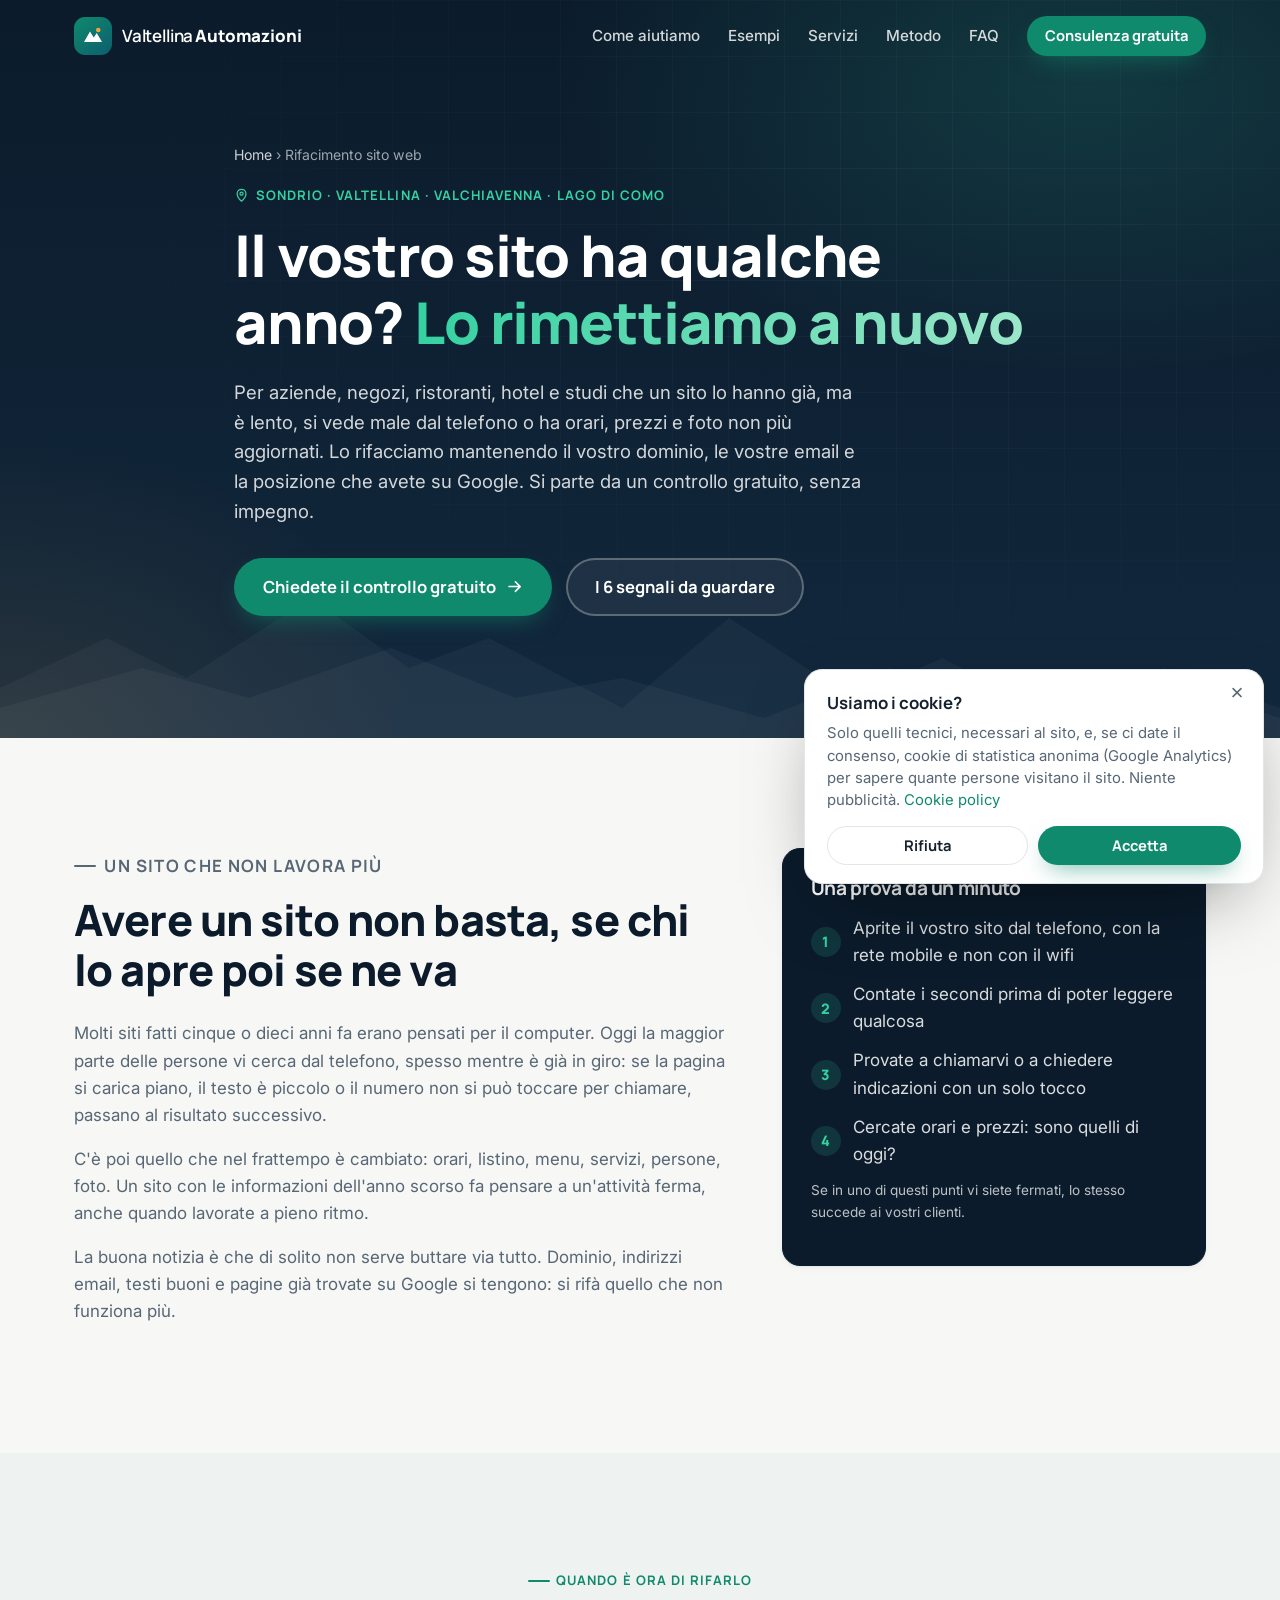
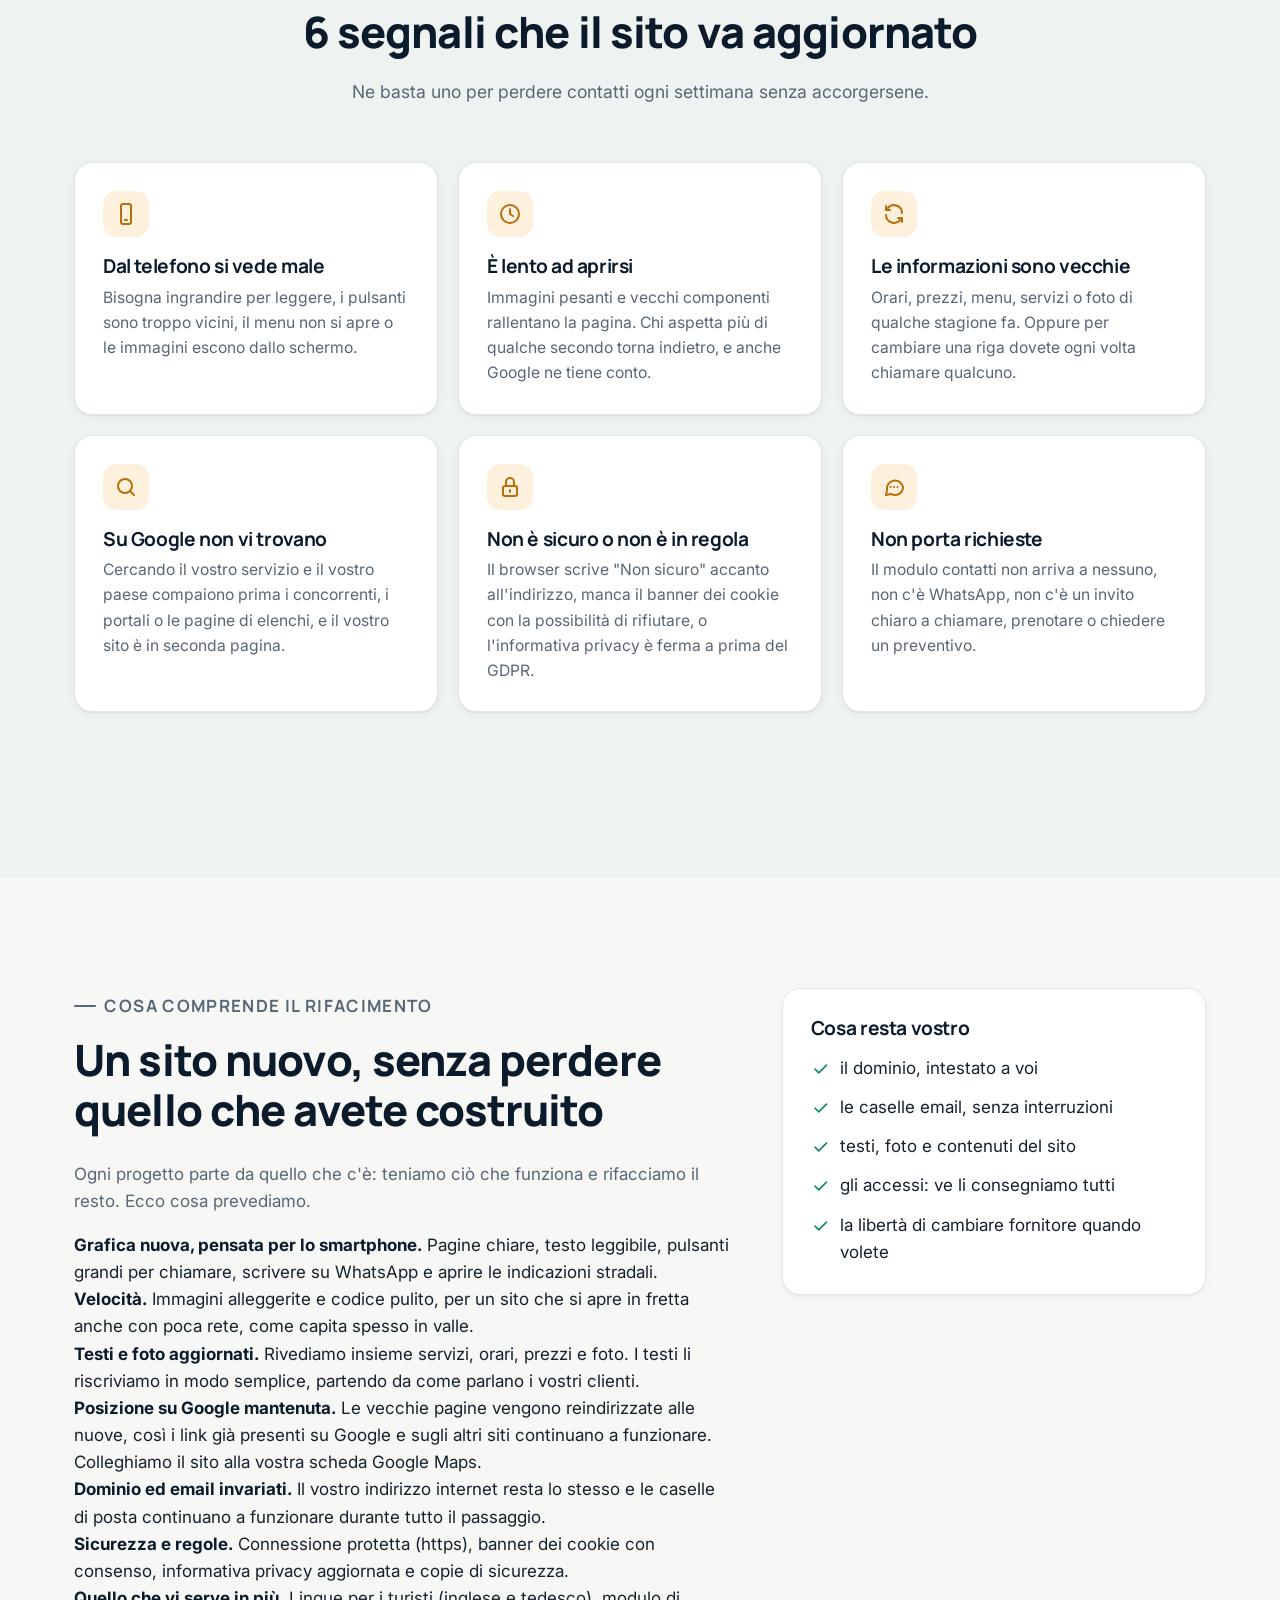
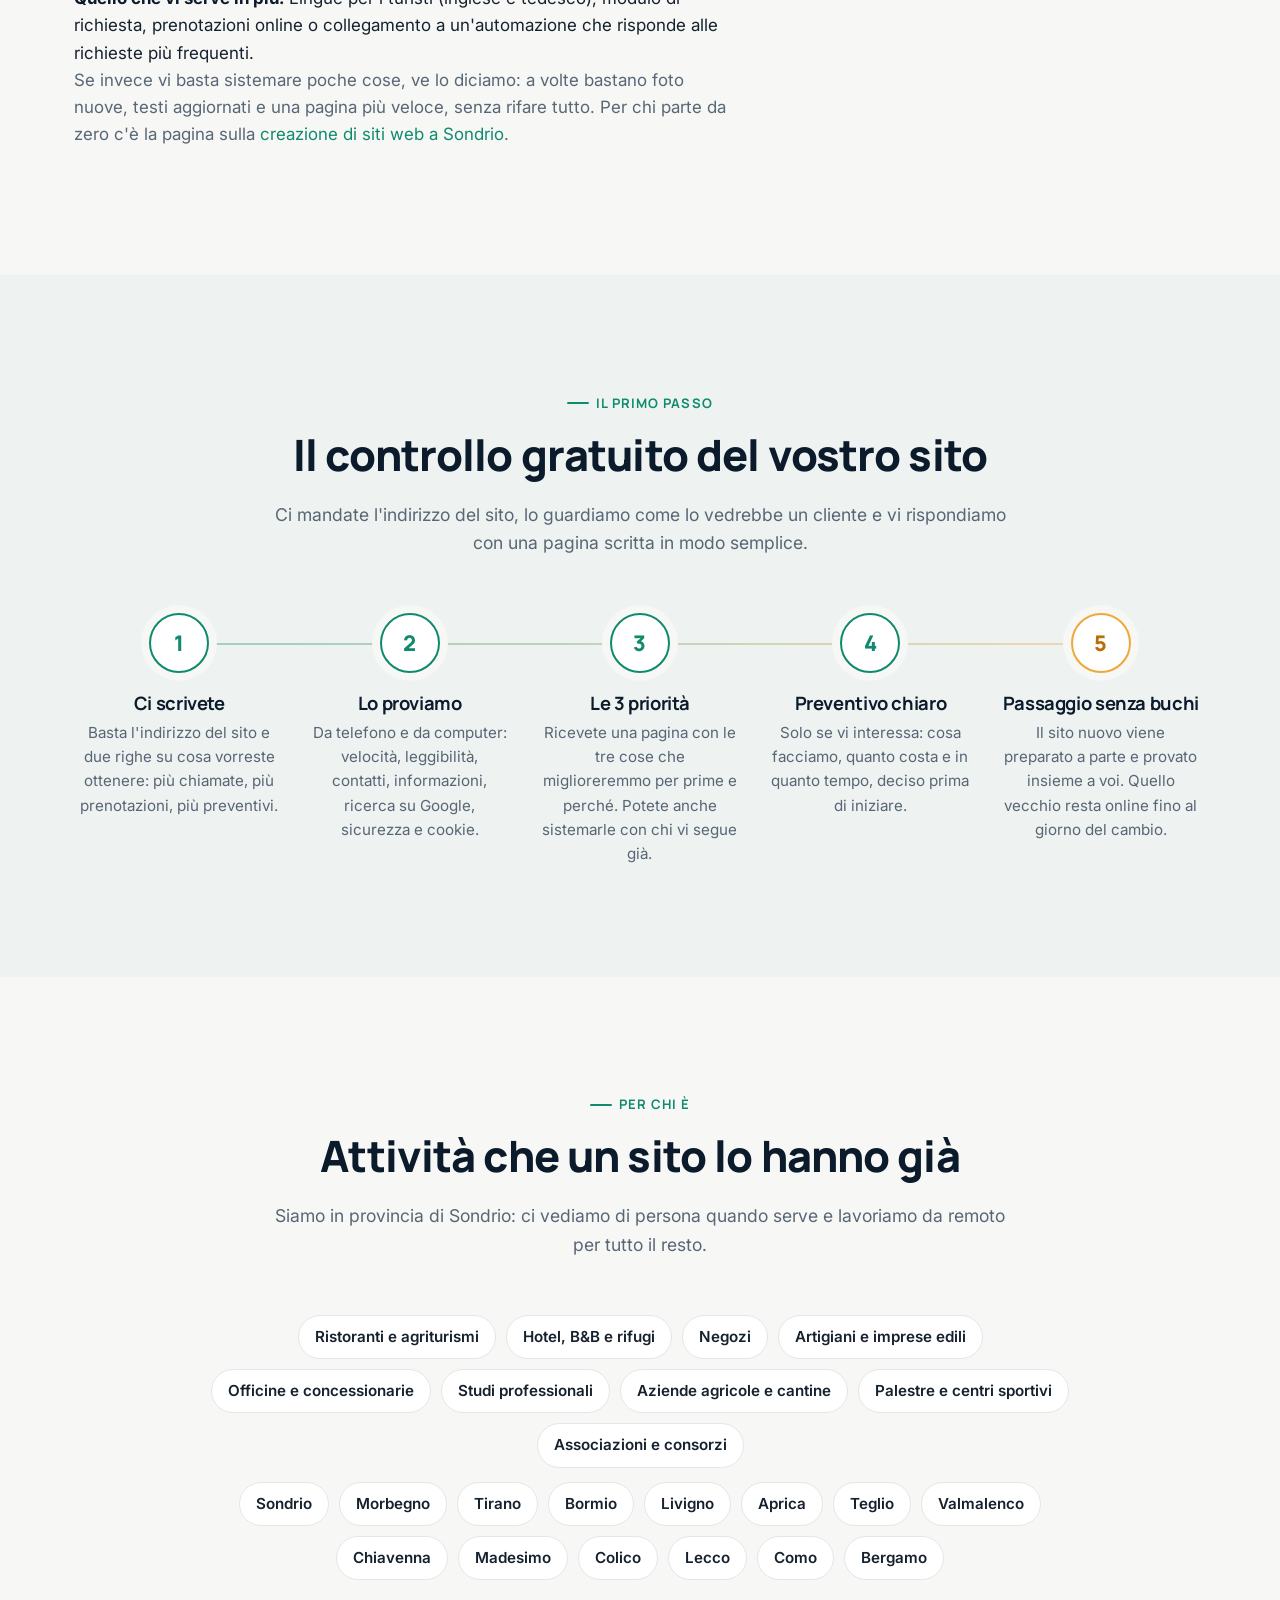
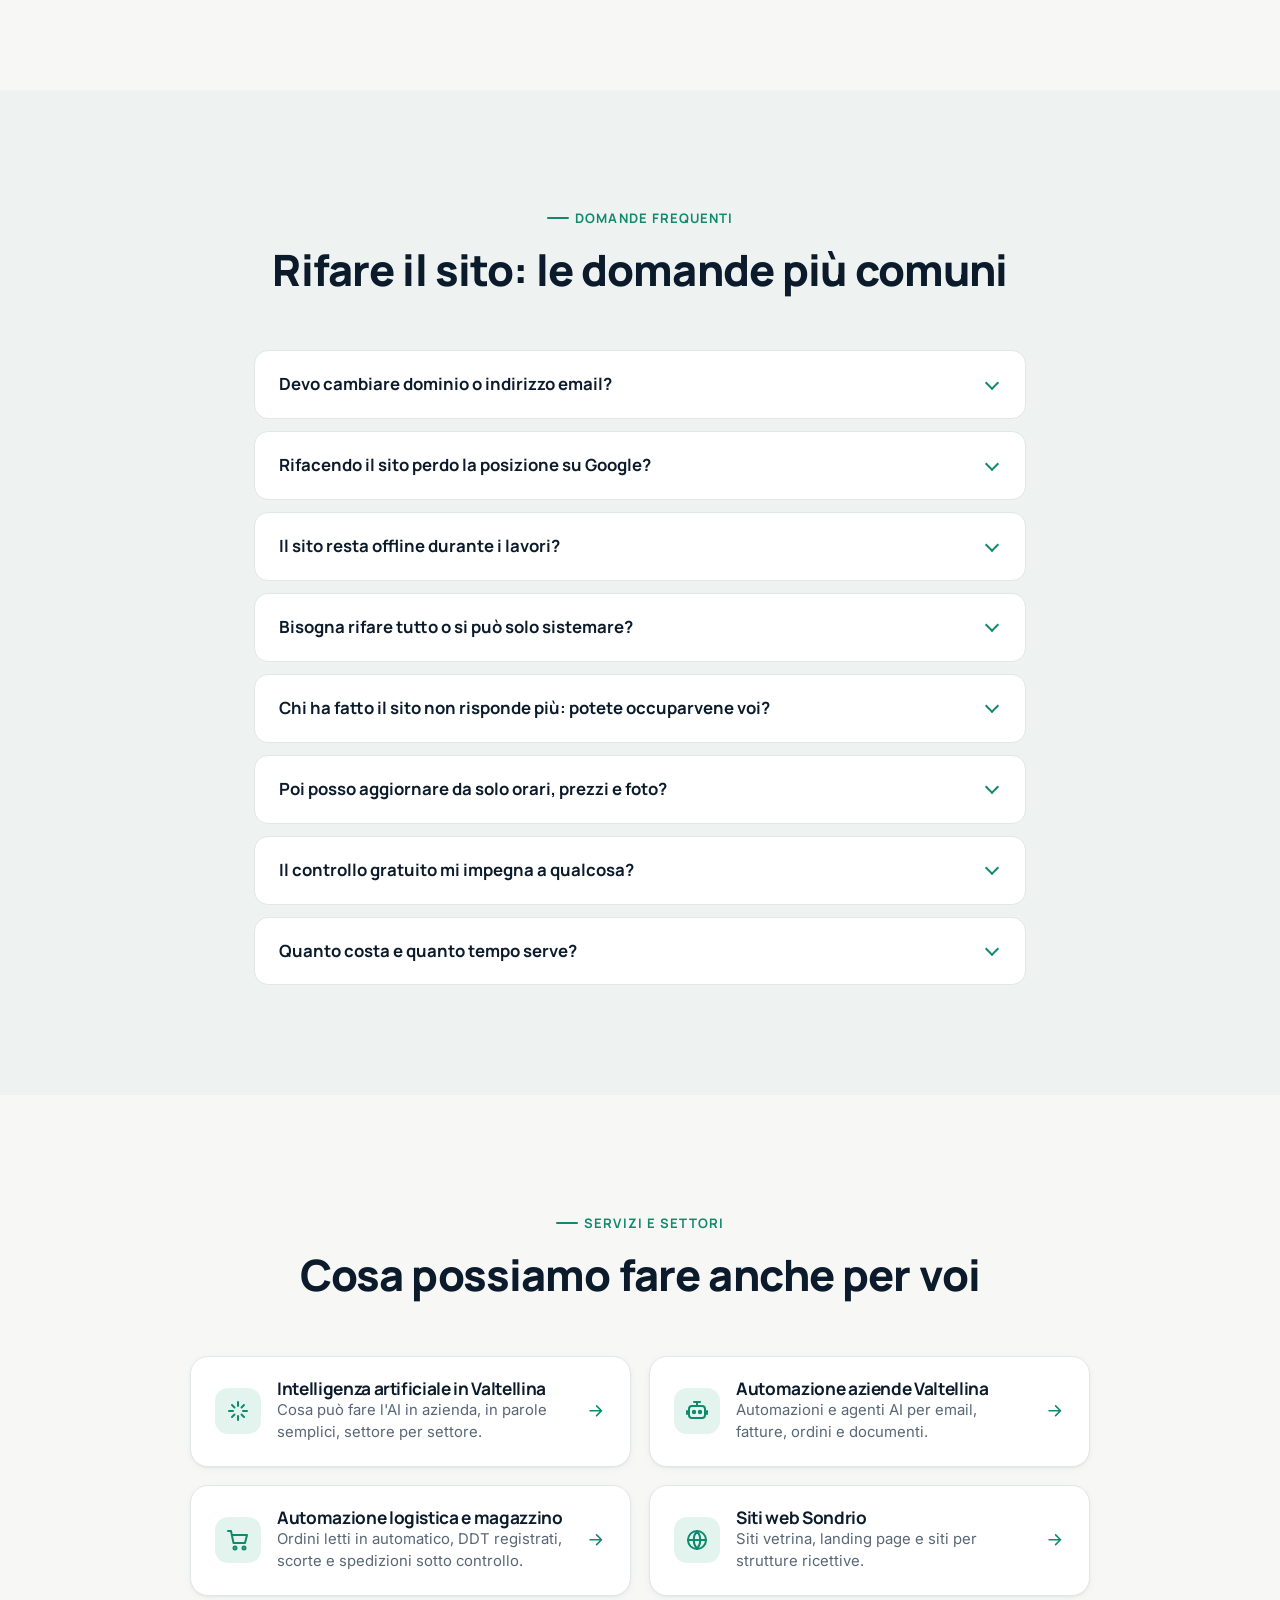
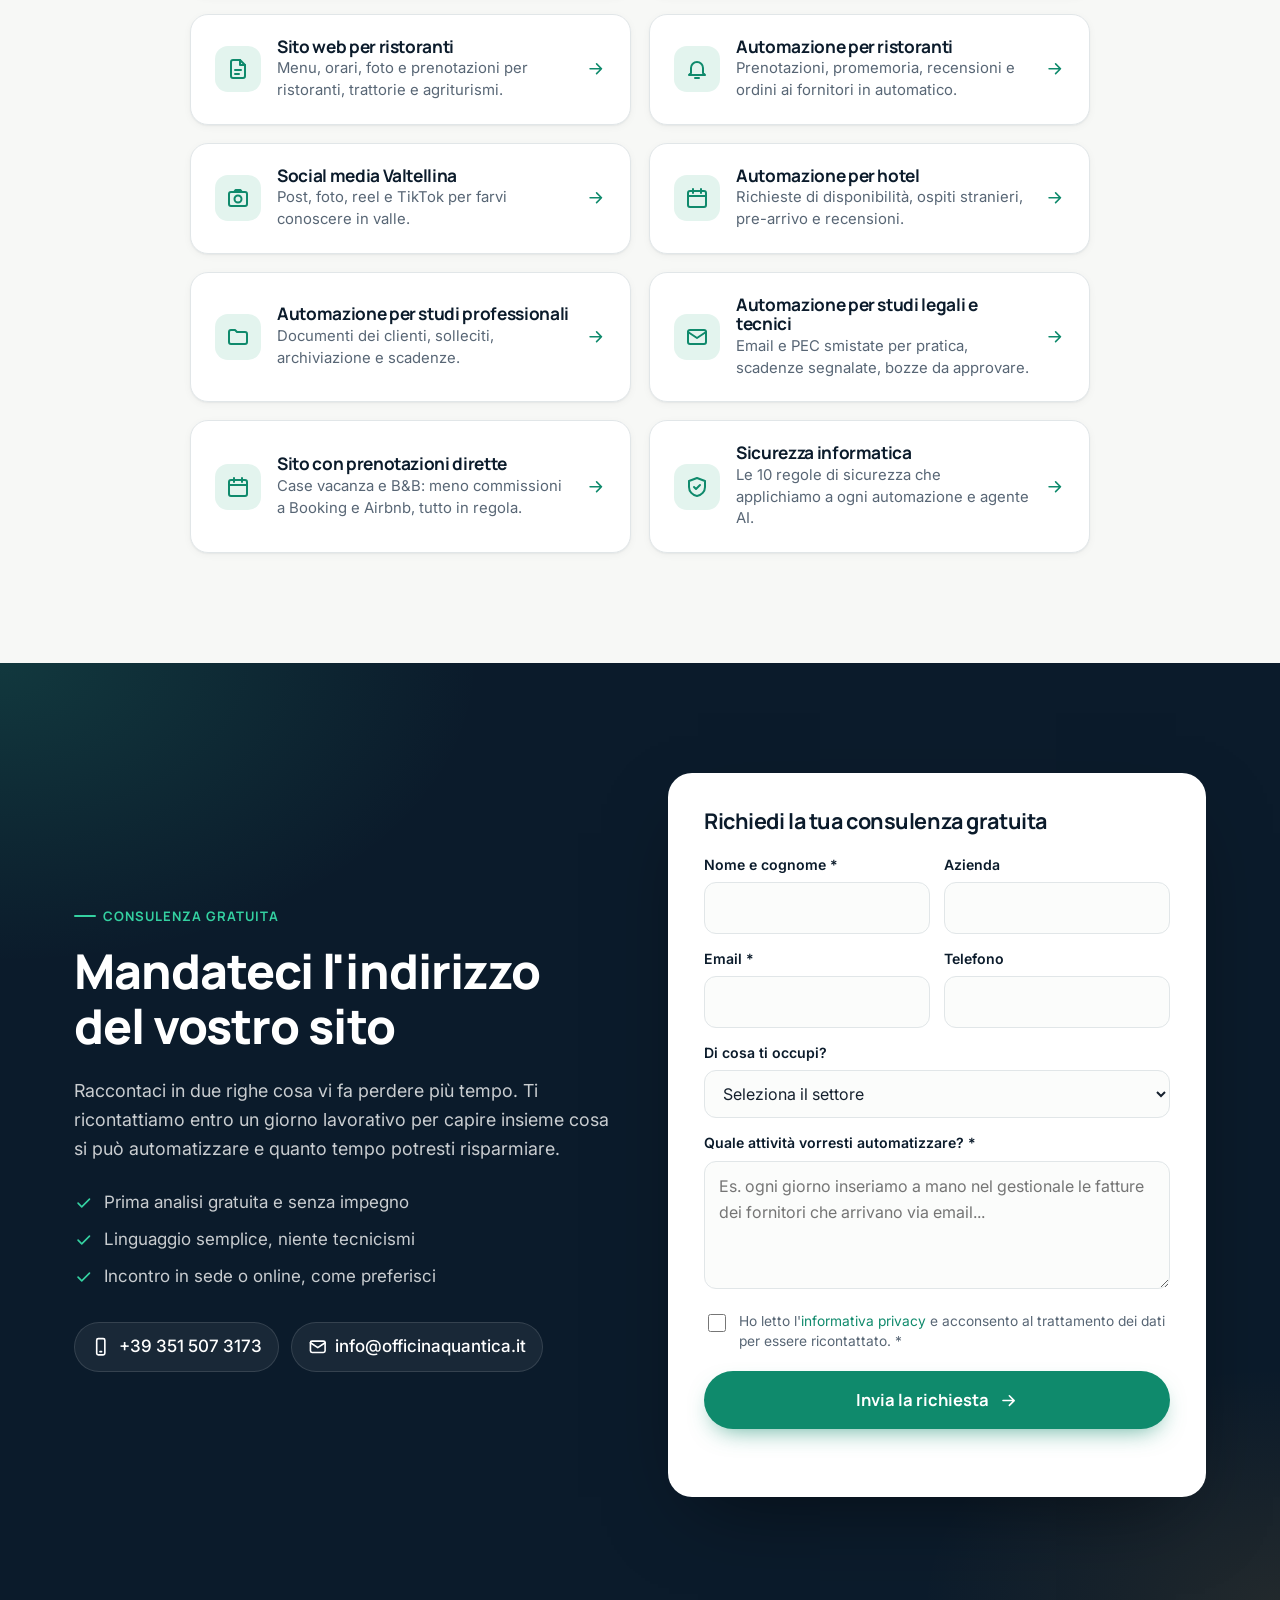
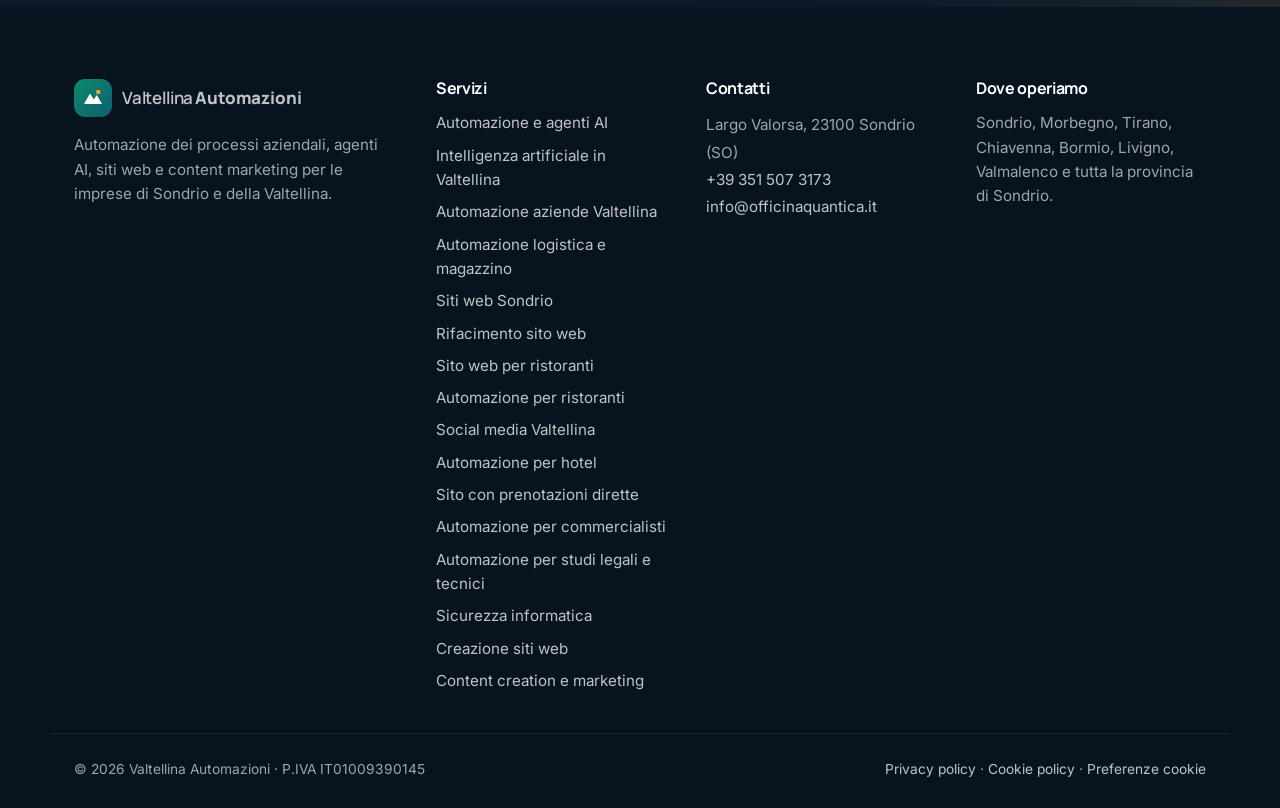
<file: rifacimento-sito-web-sondrio/index.html>
<!DOCTYPE html>
<html lang="it">
<head>
  <meta charset="UTF-8">
  <meta name="viewport" content="width=device-width, initial-scale=1">
  <title>Rifacimento e restyling sito web a Sondrio e in Valtellina | Valtellina Automazioni</title>
  <meta name="description" content="Il vostro sito è lento, si vede male dal telefono o ha informazioni vecchie? Rifacimento e restyling di siti web per aziende, negozi, ristoranti e hotel di Sondrio, Valtellina e Lago di Como, mantenendo dominio, email e posizione su Google. Controllo gratuito.">
  <link rel="canonical" href="https://www.officinaquantica.it/rifacimento-sito-web-sondrio/">
  <meta name="robots" content="index, follow">
  <meta name="geo.region" content="IT-SO">
  <meta name="geo.placename" content="Sondrio">
  <meta name="theme-color" content="#0B1B2B">
  <meta property="og:type" content="website">
  <meta property="og:locale" content="it_IT">
  <meta property="og:site_name" content="Valtellina Automazioni">
  <meta property="og:title" content="Rifacimento del sito web a Sondrio e in Valtellina">
  <meta property="og:description" content="Sito vecchio, lento o non adatto allo smartphone? Lo rimettiamo a nuovo senza cambiare dominio ed email. Si parte da un controllo gratuito con le 3 cose da migliorare per prime.">
  <meta property="og:url" content="https://www.officinaquantica.it/rifacimento-sito-web-sondrio/">

  <meta property="og:image" content="https://www.officinaquantica.it/assets/og-image.jpg">
  <meta property="og:image:width" content="1200">
  <meta property="og:image:height" content="630">
  <meta property="og:image:alt" content="Valtellina Automazioni: automatizza il lavoro, fai crescere la tua azienda">
  <meta name="twitter:card" content="summary_large_image">
  <link rel="icon" href="/favicon.ico" sizes="48x48">
  <link rel="icon" href="/assets/favicon.svg" type="image/svg+xml">
  <link rel="icon" href="/favicon-96x96.png" type="image/png" sizes="96x96">
  <link rel="icon" href="/icon-192.png" type="image/png" sizes="192x192">
  <link rel="apple-touch-icon" href="/apple-touch-icon.png">
  <link rel="preconnect" href="https://fonts.googleapis.com">
  <link rel="preconnect" href="https://fonts.gstatic.com" crossorigin>
  <link href="https://fonts.googleapis.com/css2?family=Inter:wght@400;500;600&family=Manrope:wght@500;600;700;800&display=swap" rel="stylesheet">
  <link rel="stylesheet" href="/css/style.css">
  <script type="application/ld+json">
{
  "@context": "https://schema.org",
  "@type": "Service",
  "name": "Rifacimento del sito web a Sondrio e in Valtellina",
  "serviceType": "Rifacimento, restyling e aggiornamento di siti web",
  "url": "https://www.officinaquantica.it/rifacimento-sito-web-sondrio/",
  "areaServed": [
    {
      "@type": "AdministrativeArea",
      "name": "Provincia di Sondrio"
    },
    {
      "@type": "Place",
      "name": "Valtellina"
    },
    {
      "@type": "Place",
      "name": "Valchiavenna"
    }
  ],
  "provider": {
    "@type": "ProfessionalService",
    "@id": "https://www.officinaquantica.it/#azienda",
    "name": "Valtellina Automazioni",
    "url": "https://www.officinaquantica.it/",
    "telephone": "+39 351 507 3173",
    "email": "info@officinaquantica.it"
  }
}
  </script>
  <script type="application/ld+json">
{
  "@context": "https://schema.org",
  "@type": "BreadcrumbList",
  "itemListElement": [
    {
      "@type": "ListItem",
      "position": 1,
      "name": "Home",
      "item": "https://www.officinaquantica.it/"
    },
    {
      "@type": "ListItem",
      "position": 2,
      "name": "Rifacimento sito web",
      "item": "https://www.officinaquantica.it/rifacimento-sito-web-sondrio/"
    }
  ]
}
  </script>
  <script type="application/ld+json">
{
  "@context": "https://schema.org",
  "@type": "FAQPage",
  "mainEntity": [
    {
      "@type": "Question",
      "name": "Devo cambiare dominio o indirizzo email?",
      "acceptedAnswer": {
        "@type": "Answer",
        "text": "No. Il dominio resta lo stesso e le caselle email continuano a funzionare. Se il dominio oggi è intestato al vecchio fornitore, vi aiutiamo a riportarlo a vostro nome."
      }
    },
    {
      "@type": "Question",
      "name": "Rifacendo il sito perdo la posizione su Google?",
      "acceptedAnswer": {
        "@type": "Answer",
        "text": "Il rischio c'è quando le vecchie pagine spariscono senza indicazioni. Per questo prepariamo i reindirizzamenti dalle vecchie pagine alle nuove e manteniamo i contenuti che già portano visite. Nei primi giorni dopo il cambio può esserci qualche oscillazione, che di solito rientra."
      }
    },
    {
      "@type": "Question",
      "name": "Il sito resta offline durante i lavori?",
      "acceptedAnswer": {
        "@type": "Answer",
        "text": "No. Il sito nuovo viene costruito a parte e lo provate prima che vada online. Quello attuale resta visibile fino al giorno del passaggio, che dura pochi minuti."
      }
    },
    {
      "@type": "Question",
      "name": "Bisogna rifare tutto o si può solo sistemare?",
      "acceptedAnswer": {
        "@type": "Answer",
        "text": "Dipende da come è fatto il sito attuale. Se la base è buona, a volte bastano foto e testi aggiornati, immagini più leggere e contatti più evidenti. Ve lo diciamo con chiarezza dopo il controllo gratuito."
      }
    },
    {
      "@type": "Question",
      "name": "Chi ha fatto il sito non risponde più: potete occuparvene voi?",
      "acceptedAnswer": {
        "@type": "Answer",
        "text": "Sì. Recuperiamo insieme gli accessi al dominio e allo spazio web. Se non si trovano più, vi spieghiamo come richiederli e, nel frattempo, prepariamo il sito nuovo a parte."
      }
    },
    {
      "@type": "Question",
      "name": "Poi posso aggiornare da solo orari, prezzi e foto?",
      "acceptedAnswer": {
        "@type": "Answer",
        "text": "Sì, se lo desiderate. Possiamo consegnare il sito con un pannello semplice per le modifiche più frequenti, oppure occuparci noi degli aggiornamenti quando ce li chiedete."
      }
    },
    {
      "@type": "Question",
      "name": "Il controllo gratuito mi impegna a qualcosa?",
      "acceptedAnswer": {
        "@type": "Answer",
        "text": "No. Ricevete una pagina con le tre priorità e decidete voi cosa farne. Non serve darci nessuna password: guardiamo il sito da fuori, come un visitatore qualsiasi."
      }
    },
    {
      "@type": "Question",
      "name": "Quanto costa e quanto tempo serve?",
      "acceptedAnswer": {
        "@type": "Answer",
        "text": "Dipende dal numero di pagine, dalle lingue e dalle funzioni che servono. Per un sito vetrina di solito bastano poche settimane. Il prezzo è scritto nel preventivo e definito prima di iniziare."
      }
    }
  ]
}
  </script>
</head>
<body>

  <!-- Icone SVG riutilizzabili -->
  <svg width="0" height="0" style="position:absolute" aria-hidden="true">
    <defs>
      <symbol id="i-mail" viewBox="0 0 24 24"><rect x="3" y="5" width="18" height="14" rx="2"/><path d="m3 7 9 6 9-6"/></symbol>
      <symbol id="i-file" viewBox="0 0 24 24"><path d="M14 3H7a2 2 0 0 0-2 2v14a2 2 0 0 0 2 2h10a2 2 0 0 0 2-2V8z"/><path d="M14 3v5h5M9 13h6M9 17h4"/></symbol>
      <symbol id="i-sheet" viewBox="0 0 24 24"><rect x="3" y="4" width="18" height="16" rx="2"/><path d="M3 10h18M3 15h18M9 4v16"/></symbol>
      <symbol id="i-chart" viewBox="0 0 24 24"><path d="M4 20V10M10 20V4M16 20v-7M22 20H2"/></symbol>
      <symbol id="i-cart" viewBox="0 0 24 24"><circle cx="9" cy="20" r="1.5"/><circle cx="18" cy="20" r="1.5"/><path d="M2 3h3l2.5 12h11.5l2-8H6.2"/></symbol>
      <symbol id="i-link" viewBox="0 0 24 24"><path d="M10 14a5 5 0 0 0 7 0l3-3a5 5 0 0 0-7-7l-1 1"/><path d="M14 10a5 5 0 0 0-7 0l-3 3a5 5 0 0 0 7 7l1-1"/></symbol>
      <symbol id="i-chat" viewBox="0 0 24 24"><path d="M21 12a8 8 0 0 1-11.6 7.1L4 20l1-4.6A8 8 0 1 1 21 12z"/><path d="M8.5 12h.01M12 12h.01M15.5 12h.01"/></symbol>
      <symbol id="i-clock" viewBox="0 0 24 24"><circle cx="12" cy="12" r="9"/><path d="M12 7v5l3 2"/></symbol>
      <symbol id="i-spark" viewBox="0 0 24 24"><path d="M12 3v4M12 17v4M3 12h4M17 12h4M6 6l2.5 2.5M15.5 15.5 18 18M6 18l2.5-2.5M15.5 8.5 18 6"/></symbol>
      <symbol id="i-brain" viewBox="0 0 24 24"><rect x="4" y="7" width="16" height="12" rx="3"/><path d="M12 7V3M9 3h6"/><circle cx="9" cy="13" r="1.2"/><circle cx="15" cy="13" r="1.2"/><path d="M2 12v3M22 12v3"/></symbol>
      <symbol id="i-check" viewBox="0 0 24 24"><path d="m5 12.5 4.5 4.5L19 7.5"/></symbol>
      <symbol id="i-arrow" viewBox="0 0 24 24"><path d="M5 12h14M13 6l6 6-6 6"/></symbol>
      <symbol id="i-globe" viewBox="0 0 24 24"><circle cx="12" cy="12" r="9"/><path d="M3 12h18M12 3a14 14 0 0 1 0 18M12 3a14 14 0 0 0 0 18"/></symbol>
      <symbol id="i-camera" viewBox="0 0 24 24"><rect x="3" y="6" width="18" height="14" rx="2"/><circle cx="12" cy="13" r="3.5"/><path d="M8 6l1.5-2h5L16 6"/></symbol>
      <symbol id="i-search" viewBox="0 0 24 24"><circle cx="11" cy="11" r="7"/><path d="m20 20-3.5-3.5"/></symbol>
      <symbol id="i-user" viewBox="0 0 24 24"><circle cx="12" cy="8" r="4"/><path d="M4 21a8 8 0 0 1 16 0"/></symbol>
      <symbol id="i-pin" viewBox="0 0 24 24"><path d="M12 21s-7-6.2-7-12a7 7 0 0 1 14 0c0 5.8-7 12-7 12z"/><circle cx="12" cy="9" r="2.5"/></symbol>
      <symbol id="i-puzzle" viewBox="0 0 24 24"><path d="M10 3h4v3a2 2 0 1 0 4 0V3h3v7h-3a2 2 0 1 0 0 4h3v7h-7v-3a2 2 0 1 0-4 0v3H3v-7h3a2 2 0 1 0 0-4H3V3h7z"/></symbol>
      <symbol id="i-step" viewBox="0 0 24 24"><path d="M4 18h5v-5h5V8h6"/><circle cx="20" cy="8" r="1.5"/></symbol>
      <symbol id="i-shield" viewBox="0 0 24 24"><path d="M12 3 4 6v6c0 4.5 3.4 8.3 8 9 4.6-.7 8-4.5 8-9V6z"/><path d="m9 12 2 2 4-4"/></symbol>
      <symbol id="i-phone" viewBox="0 0 24 24"><rect x="7" y="2" width="10" height="20" rx="2"/><path d="M11 18h2"/></symbol>
      <symbol id="i-calendar" viewBox="0 0 24 24"><rect x="3" y="5" width="18" height="16" rx="2"/><path d="M3 10h18M8 3v4M16 3v4"/></symbol>
      <symbol id="i-folder" viewBox="0 0 24 24"><path d="M3 7a2 2 0 0 1 2-2h4l2 2h8a2 2 0 0 1 2 2v8a2 2 0 0 1-2 2H5a2 2 0 0 1-2-2z"/></symbol>
      <symbol id="i-bell" viewBox="0 0 24 24"><path d="M6 16V11a6 6 0 0 1 12 0v5l2 2H4z"/><path d="M10 21h4"/></symbol>
      <symbol id="i-refresh" viewBox="0 0 24 24"><path d="M20 11a8 8 0 0 0-14.5-4.5L4 8M4 4v4h4M4 13a8 8 0 0 0 14.5 4.5L20 16M20 20v-4h-4"/></symbol>
      <symbol id="i-lock" viewBox="0 0 24 24"><rect x="5" y="11" width="14" height="10" rx="2"/><path d="M8 11V7a4 4 0 0 1 8 0v4"/><path d="M12 15v2"/></symbol>
      <symbol id="i-key" viewBox="0 0 24 24"><circle cx="8" cy="15" r="4"/><path d="m11 12 9-9M17 6l3 3M15 8l2 2"/></symbol>
    </defs>
  </svg>

  <a class="skip-link" href="#contenuto">Vai al contenuto</a>

  <!-- ===== HEADER ===== -->
  <header class="header" id="top">
    <div class="container header__inner">
      <a href="/" class="logo" aria-label="Valtellina Automazioni - torna all'inizio">
        <span class="logo__mark" aria-hidden="true">
          <svg viewBox="0 0 32 32"><path d="M4 24 12 10l5 8 4-6 7 12z" fill="currentColor"/><circle cx="23" cy="8" r="3" fill="var(--warm)"/></svg>
        </span>
        <span class="logo__text">Valtellina<strong>Automazioni</strong></span>
      </a>

      <nav class="nav" id="nav" aria-label="Navigazione principale">
        <a href="/#soluzione">Come aiutiamo</a>
        <a href="/#esempi">Esempi</a>
        <a href="/#servizi">Servizi</a>
        <a href="/#metodo">Metodo</a>
        <a href="#faq">FAQ</a>
        <a href="#contatti" class="btn btn--primary btn--sm nav__cta">Consulenza gratuita</a>
      </nav>

      <button class="nav-toggle" aria-label="Apri il menu" aria-expanded="false" aria-controls="nav">
        <span></span><span></span><span></span>
      </button>
    </div>
  </header>

  <main id="contenuto">
    <!-- HERO PAGINA -->
    <section class="hero hero--page">
      <div class="hero__bg" aria-hidden="true"></div>
      <div class="container hero__grid">
        <div class="hero__copy">
          <nav class="crumbs" aria-label="Percorso"><a href="/">Home</a> <span aria-hidden="true">›</span> <span>Rifacimento sito web</span></nav>
          <p class="eyebrow eyebrow--light"><svg class="ic"><use href="#i-pin"/></svg> Sondrio · Valtellina · Valchiavenna · Lago di Como</p>
          <h1>Il vostro sito ha qualche anno? <span class="hl">Lo rimettiamo a nuovo</span></h1>
          <p class="hero__lead">Per aziende, negozi, ristoranti, hotel e studi che un sito lo hanno già, ma è lento, si vede male dal telefono o ha orari, prezzi e foto non più aggiornati. Lo rifacciamo mantenendo il vostro dominio, le vostre email e la posizione che avete su Google. Si parte da un controllo gratuito, senza impegno.</p>
          <div class="hero__ctas">
            <a href="#contatti" class="btn btn--primary btn--lg">Chiedete il controllo gratuito <svg class="ic"><use href="#i-arrow"/></svg></a>
            <a href="#segnali" class="btn btn--ghost btn--lg">I 6 segnali da guardare</a>
          </div>
        </div>
      </div>
    </section>

    <!-- IL PROBLEMA -->
    <section class="section">
      <div class="container prose-grid">
        <div class="prose reveal">
          <p class="eyebrow">Un sito che non lavora più</p>
          <h2>Avere un sito non basta, se chi lo apre poi se ne va</h2>
          <p>Molti siti fatti cinque o dieci anni fa erano pensati per il computer. Oggi la maggior parte delle persone vi cerca dal telefono, spesso mentre è già in giro: se la pagina si carica piano, il testo è piccolo o il numero non si può toccare per chiamare, passano al risultato successivo.</p>
          <p>C'è poi quello che nel frattempo è cambiato: orari, listino, menu, servizi, persone, foto. Un sito con le informazioni dell'anno scorso fa pensare a un'attività ferma, anche quando lavorate a pieno ritmo.</p>
          <p>La buona notizia è che di solito non serve buttare via tutto. Dominio, indirizzi email, testi buoni e pagine già trovate su Google si tengono: si rifà quello che non funziona più.</p>
        </div>
        <aside class="note-card note-card--dark reveal">
          <h3>Una prova da un minuto</h3>
          <ol class="mini-flow">
            <li><span>1</span> Aprite il vostro sito dal telefono, con la rete mobile e non con il wifi</li>
            <li><span>2</span> Contate i secondi prima di poter leggere qualcosa</li>
            <li><span>3</span> Provate a chiamarvi o a chiedere indicazioni con un solo tocco</li>
            <li><span>4</span> Cercate orari e prezzi: sono quelli di oggi?</li>
          </ol>
          <p style="margin-top:12px;font-size:.85rem;opacity:.85">Se in uno di questi punti vi siete fermati, lo stesso succede ai vostri clienti.</p>
        </aside>
      </div>
    </section>

    <!-- SEGNALI -->
    <section class="section section--tint" id="segnali">
      <div class="container">
        <div class="section__head reveal">
          <p class="eyebrow">Quando è ora di rifarlo</p>
          <h2>6 segnali che il sito va aggiornato</h2>
          <p class="section__lead">Ne basta uno per perdere contatti ogni settimana senza accorgersene.</p>
        </div>
        <div class="pain-grid">
          <article class="pain reveal">
            <svg class="pain__ic"><use href="#i-phone"/></svg>
            <h3>Dal telefono si vede male</h3>
            <p>Bisogna ingrandire per leggere, i pulsanti sono troppo vicini, il menu non si apre o le immagini escono dallo schermo.</p>
          </article>
          <article class="pain reveal">
            <svg class="pain__ic"><use href="#i-clock"/></svg>
            <h3>È lento ad aprirsi</h3>
            <p>Immagini pesanti e vecchi componenti rallentano la pagina. Chi aspetta più di qualche secondo torna indietro, e anche Google ne tiene conto.</p>
          </article>
          <article class="pain reveal">
            <svg class="pain__ic"><use href="#i-refresh"/></svg>
            <h3>Le informazioni sono vecchie</h3>
            <p>Orari, prezzi, menu, servizi o foto di qualche stagione fa. Oppure per cambiare una riga dovete ogni volta chiamare qualcuno.</p>
          </article>
          <article class="pain reveal">
            <svg class="pain__ic"><use href="#i-search"/></svg>
            <h3>Su Google non vi trovano</h3>
            <p>Cercando il vostro servizio e il vostro paese compaiono prima i concorrenti, i portali o le pagine di elenchi, e il vostro sito è in seconda pagina.</p>
          </article>
          <article class="pain reveal">
            <svg class="pain__ic"><use href="#i-lock"/></svg>
            <h3>Non è sicuro o non è in regola</h3>
            <p>Il browser scrive "Non sicuro" accanto all'indirizzo, manca il banner dei cookie con la possibilità di rifiutare, o l'informativa privacy è ferma a prima del GDPR.</p>
          </article>
          <article class="pain reveal">
            <svg class="pain__ic"><use href="#i-chat"/></svg>
            <h3>Non porta richieste</h3>
            <p>Il modulo contatti non arriva a nessuno, non c'è WhatsApp, non c'è un invito chiaro a chiamare, prenotare o chiedere un preventivo.</p>
          </article>
        </div>
      </div>
    </section>

    <!-- COSA FACCIAMO -->
    <section class="section" id="cosa-facciamo">
      <div class="container prose-grid">
        <div class="prose reveal">
          <p class="eyebrow">Cosa comprende il rifacimento</p>
          <h2>Un sito nuovo, senza perdere quello che avete costruito</h2>
          <p>Ogni progetto parte da quello che c'è: teniamo ciò che funziona e rifacciamo il resto. Ecco cosa prevediamo.</p>
          <ul>
            <li><strong>Grafica nuova, pensata per lo smartphone.</strong> Pagine chiare, testo leggibile, pulsanti grandi per chiamare, scrivere su WhatsApp e aprire le indicazioni stradali.</li>
            <li><strong>Velocità.</strong> Immagini alleggerite e codice pulito, per un sito che si apre in fretta anche con poca rete, come capita spesso in valle.</li>
            <li><strong>Testi e foto aggiornati.</strong> Rivediamo insieme servizi, orari, prezzi e foto. I testi li riscriviamo in modo semplice, partendo da come parlano i vostri clienti.</li>
            <li><strong>Posizione su Google mantenuta.</strong> Le vecchie pagine vengono reindirizzate alle nuove, così i link già presenti su Google e sugli altri siti continuano a funzionare. Colleghiamo il sito alla vostra scheda Google Maps.</li>
            <li><strong>Dominio ed email invariati.</strong> Il vostro indirizzo internet resta lo stesso e le caselle di posta continuano a funzionare durante tutto il passaggio.</li>
            <li><strong>Sicurezza e regole.</strong> Connessione protetta (https), banner dei cookie con consenso, informativa privacy aggiornata e copie di sicurezza.</li>
            <li><strong>Quello che vi serve in più.</strong> Lingue per i turisti (inglese e tedesco), modulo di richiesta, prenotazioni online o collegamento a un'automazione che risponde alle richieste più frequenti.</li>
          </ul>
          <p>Se invece vi basta sistemare poche cose, ve lo diciamo: a volte bastano foto nuove, testi aggiornati e una pagina più veloce, senza rifare tutto. Per chi parte da zero c'è la pagina sulla <a href="/siti-web-sondrio/">creazione di siti web a Sondrio</a>.</p>
        </div>
        <aside class="note-card reveal">
          <h3>Cosa resta vostro</h3>
          <ul>
            <li><svg class="ic"><use href="#i-check"/></svg> il dominio, intestato a voi</li>
            <li><svg class="ic"><use href="#i-check"/></svg> le caselle email, senza interruzioni</li>
            <li><svg class="ic"><use href="#i-check"/></svg> testi, foto e contenuti del sito</li>
            <li><svg class="ic"><use href="#i-check"/></svg> gli accessi: ve li consegniamo tutti</li>
            <li><svg class="ic"><use href="#i-check"/></svg> la libertà di cambiare fornitore quando volete</li>
          </ul>
        </aside>
      </div>
    </section>

    <!-- CONTROLLO GRATUITO -->
    <section class="section section--tint" id="controllo">
      <div class="container">
        <div class="section__head reveal">
          <p class="eyebrow">Il primo passo</p>
          <h2>Il controllo gratuito del vostro sito</h2>
          <p class="section__lead">Ci mandate l'indirizzo del sito, lo guardiamo come lo vedrebbe un cliente e vi rispondiamo con una pagina scritta in modo semplice.</p>
        </div>
        <ol class="steps">
          <li class="step reveal"><span class="step__num">1</span><h3>Ci scrivete</h3><p>Basta l'indirizzo del sito e due righe su cosa vorreste ottenere: più chiamate, più prenotazioni, più preventivi.</p></li>
          <li class="step reveal"><span class="step__num">2</span><h3>Lo proviamo</h3><p>Da telefono e da computer: velocità, leggibilità, contatti, informazioni, ricerca su Google, sicurezza e cookie.</p></li>
          <li class="step reveal"><span class="step__num">3</span><h3>Le 3 priorità</h3><p>Ricevete una pagina con le tre cose che miglioreremmo per prime e perché. Potete anche sistemarle con chi vi segue già.</p></li>
          <li class="step reveal"><span class="step__num">4</span><h3>Preventivo chiaro</h3><p>Solo se vi interessa: cosa facciamo, quanto costa e in quanto tempo, deciso prima di iniziare.</p></li>
          <li class="step reveal"><span class="step__num">5</span><h3>Passaggio senza buchi</h3><p>Il sito nuovo viene preparato a parte e provato insieme a voi. Quello vecchio resta online fino al giorno del cambio.</p></li>
        </ol>
      </div>
    </section>

    <!-- PER CHI -->
    <section class="section">
      <div class="container">
        <div class="section__head reveal">
          <p class="eyebrow">Per chi è</p>
          <h2>Attività che un sito lo hanno già</h2>
          <p class="section__lead">Siamo in provincia di Sondrio: ci vediamo di persona quando serve e lavoriamo da remoto per tutto il resto.</p>
        </div>
        <ul class="zones reveal">
          <li>Ristoranti e agriturismi</li><li>Hotel, B&amp;B e rifugi</li><li>Negozi</li><li>Artigiani e imprese edili</li><li>Officine e concessionarie</li><li>Studi professionali</li><li>Aziende agricole e cantine</li><li>Palestre e centri sportivi</li><li>Associazioni e consorzi</li>
        </ul>
        <ul class="zones reveal" style="margin-top:14px">
          <li>Sondrio</li><li>Morbegno</li><li>Tirano</li><li>Bormio</li><li>Livigno</li><li>Aprica</li><li>Teglio</li><li>Valmalenco</li><li>Chiavenna</li><li>Madesimo</li><li>Colico</li><li>Lecco</li><li>Como</li><li>Bergamo</li>
        </ul>
      </div>
    </section>

    <!-- FAQ -->
    <section class="section section--tint" id="faq">
      <div class="container container--narrow">
        <div class="section__head reveal">
          <p class="eyebrow">Domande frequenti</p>
          <h2>Rifare il sito: le domande più comuni</h2>
        </div>
        <div class="faq reveal">
          <details><summary>Devo cambiare dominio o indirizzo email?</summary><p>No. Il dominio resta lo stesso e le caselle email continuano a funzionare. Se il dominio oggi è intestato al vecchio fornitore, vi aiutiamo a riportarlo a vostro nome.</p></details>
          <details><summary>Rifacendo il sito perdo la posizione su Google?</summary><p>Il rischio c'è quando le vecchie pagine spariscono senza indicazioni. Per questo prepariamo i reindirizzamenti dalle vecchie pagine alle nuove e manteniamo i contenuti che già portano visite. Nei primi giorni dopo il cambio può esserci qualche oscillazione, che di solito rientra.</p></details>
          <details><summary>Il sito resta offline durante i lavori?</summary><p>No. Il sito nuovo viene costruito a parte e lo provate prima che vada online. Quello attuale resta visibile fino al giorno del passaggio, che dura pochi minuti.</p></details>
          <details><summary>Bisogna rifare tutto o si può solo sistemare?</summary><p>Dipende da come è fatto il sito attuale. Se la base è buona, a volte bastano foto e testi aggiornati, immagini più leggere e contatti più evidenti. Ve lo diciamo con chiarezza dopo il controllo gratuito.</p></details>
          <details><summary>Chi ha fatto il sito non risponde più: potete occuparvene voi?</summary><p>Sì. Recuperiamo insieme gli accessi al dominio e allo spazio web. Se non si trovano più, vi spieghiamo come richiederli e, nel frattempo, prepariamo il sito nuovo a parte.</p></details>
          <details><summary>Poi posso aggiornare da solo orari, prezzi e foto?</summary><p>Sì, se lo desiderate. Possiamo consegnare il sito con un pannello semplice per le modifiche più frequenti, oppure occuparci noi degli aggiornamenti quando ce li chiedete.</p></details>
          <details><summary>Il controllo gratuito mi impegna a qualcosa?</summary><p>No. Ricevete una pagina con le tre priorità e decidete voi cosa farne. Non serve darci nessuna password: guardiamo il sito da fuori, come un visitatore qualsiasi.</p></details>
          <details><summary>Quanto costa e quanto tempo serve?</summary><p>Dipende dal numero di pagine, dalle lingue e dalle funzioni che servono. Per un sito vetrina di solito bastano poche settimane. Il prezzo è scritto nel preventivo e definito prima di iniziare.</p></details>
        </div>
      </div>
    </section>

    <!-- ALTRI SERVIZI -->
    <section class="section section--related">
      <div class="container">
        <div class="section__head reveal"><p class="eyebrow">Servizi e settori</p><h2>Cosa possiamo fare anche per voi</h2></div>
        <div class="related">
          <a class="related__item reveal" href="/intelligenza-artificiale-valtellina/"><svg class="ic"><use href="#i-spark"/></svg><div><h3>Intelligenza artificiale in Valtellina</h3><p>Cosa può fare l'AI in azienda, in parole semplici, settore per settore.</p></div><svg class="ic related__go"><use href="#i-arrow"/></svg></a>
          <a class="related__item reveal" href="/automazione-aziende-valtellina/"><svg class="ic"><use href="#i-brain"/></svg><div><h3>Automazione aziende Valtellina</h3><p>Automazioni e agenti AI per email, fatture, ordini e documenti.</p></div><svg class="ic related__go"><use href="#i-arrow"/></svg></a>
          <a class="related__item reveal" href="/automazione-logistica-magazzino-sondrio/"><svg class="ic"><use href="#i-cart"/></svg><div><h3>Automazione logistica e magazzino</h3><p>Ordini letti in automatico, DDT registrati, scorte e spedizioni sotto controllo.</p></div><svg class="ic related__go"><use href="#i-arrow"/></svg></a>
          <a class="related__item reveal" href="/siti-web-sondrio/"><svg class="ic"><use href="#i-globe"/></svg><div><h3>Siti web Sondrio</h3><p>Siti vetrina, landing page e siti per strutture ricettive.</p></div><svg class="ic related__go"><use href="#i-arrow"/></svg></a>
          <a class="related__item reveal" href="/sito-web-ristoranti-valtellina/"><svg class="ic"><use href="#i-file"/></svg><div><h3>Sito web per ristoranti</h3><p>Menu, orari, foto e prenotazioni per ristoranti, trattorie e agriturismi.</p></div><svg class="ic related__go"><use href="#i-arrow"/></svg></a>
          <a class="related__item reveal" href="/automazione-ristoranti-valtellina/"><svg class="ic"><use href="#i-bell"/></svg><div><h3>Automazione per ristoranti</h3><p>Prenotazioni, promemoria, recensioni e ordini ai fornitori in automatico.</p></div><svg class="ic related__go"><use href="#i-arrow"/></svg></a>
          <a class="related__item reveal" href="/social-media-valtellina/"><svg class="ic"><use href="#i-camera"/></svg><div><h3>Social media Valtellina</h3><p>Post, foto, reel e TikTok per farvi conoscere in valle.</p></div><svg class="ic related__go"><use href="#i-arrow"/></svg></a>
          <a class="related__item reveal" href="/automazione-hotel-valtellina/"><svg class="ic"><use href="#i-calendar"/></svg><div><h3>Automazione per hotel</h3><p>Richieste di disponibilità, ospiti stranieri, pre-arrivo e recensioni.</p></div><svg class="ic related__go"><use href="#i-arrow"/></svg></a>
          <a class="related__item reveal" href="/automazione-commercialisti-sondrio/"><svg class="ic"><use href="#i-folder"/></svg><div><h3>Automazione per studi professionali</h3><p>Documenti dei clienti, solleciti, archiviazione e scadenze.</p></div><svg class="ic related__go"><use href="#i-arrow"/></svg></a>
          <a class="related__item reveal" href="/automazione-studi-legali-tecnici-sondrio/"><svg class="ic"><use href="#i-mail"/></svg><div><h3>Automazione per studi legali e tecnici</h3><p>Email e PEC smistate per pratica, scadenze segnalate, bozze da approvare.</p></div><svg class="ic related__go"><use href="#i-arrow"/></svg></a>
          <a class="related__item reveal" href="/sito-prenotazioni-dirette-case-vacanza/"><svg class="ic"><use href="#i-calendar"/></svg><div><h3>Sito con prenotazioni dirette</h3><p>Case vacanza e B&B: meno commissioni a Booking e Airbnb, tutto in regola.</p></div><svg class="ic related__go"><use href="#i-arrow"/></svg></a>
          <a class="related__item reveal" href="/sicurezza-informatica-automazioni/"><svg class="ic"><use href="#i-shield"/></svg><div><h3>Sicurezza informatica</h3><p>Le 10 regole di sicurezza che applichiamo a ogni automazione e agente AI.</p></div><svg class="ic related__go"><use href="#i-arrow"/></svg></a>
        </div>
      </div>
    </section>

    <!-- ===== 8. CTA FINALE / CONTATTI ===== -->
    <section class="section section--cta" id="contatti">
      <div class="container cta">
        <div class="cta__copy reveal">
          <p class="eyebrow eyebrow--light">Consulenza gratuita</p>
          <h2>Mandateci l'indirizzo del vostro sito</h2>
          <p class="cta__lead">Raccontaci in due righe cosa vi fa perdere più tempo. Ti ricontattiamo entro un giorno lavorativo per capire insieme cosa si può automatizzare e quanto tempo potresti risparmiare.</p>
          <ul class="cta__points">
            <li><svg class="ic"><use href="#i-check"/></svg> Prima analisi gratuita e senza impegno</li>
            <li><svg class="ic"><use href="#i-check"/></svg> Linguaggio semplice, niente tecnicismi</li>
            <li><svg class="ic"><use href="#i-check"/></svg> Incontro in sede o online, come preferisci</li>
          </ul>
          <div class="cta__direct">
            <a href="tel:+393515073173"><svg class="ic"><use href="#i-phone"/></svg> +39 351 507 3173</a>
            <a href="mailto:info@officinaquantica.it"><svg class="ic"><use href="#i-mail"/></svg> info@officinaquantica.it</a>
          </div>
        </div>

        <form class="form reveal" id="contact-form" action="https://formsubmit.co/ajax/info@officinaquantica.it" method="POST" novalidate>
          <input type="hidden" name="_subject" value="Nuova richiesta dal sito: pagina Rifacimento sito web Sondrio">
          <input type="hidden" name="_template" value="table">
          <input type="text" name="_honey" tabindex="-1" autocomplete="off" aria-hidden="true" style="position:absolute;left:-9999px">
          <h3 class="form__title">Richiedi la tua consulenza gratuita</h3>
          <div class="form__row">
            <label class="field">
              <span>Nome e cognome *</span>
              <input type="text" name="nome" autocomplete="name" required>
            </label>
            <label class="field">
              <span>Azienda</span>
              <input type="text" name="azienda" autocomplete="organization">
            </label>
          </div>
          <div class="form__row">
            <label class="field">
              <span>Email *</span>
              <input type="email" name="email" autocomplete="email" required>
            </label>
            <label class="field">
              <span>Telefono</span>
              <input type="tel" name="telefono" autocomplete="tel">
            </label>
          </div>
          <label class="field">
            <span>Di cosa ti occupi?</span>
            <select name="settore">
              <option value="">Seleziona il settore</option>
              <option>Azienda / PMI</option>
              <option>Studio professionale</option>
              <option>Negozio / Commercio</option>
              <option>Ristorante / Struttura ricettiva</option>
              <option>Artigiano</option>
              <option>Altro</option>
            </select>
          </label>
          <label class="field">
            <span>Quale attività vorresti automatizzare? *</span>
            <textarea name="messaggio" rows="4" required placeholder="Es. ogni giorno inseriamo a mano nel gestionale le fatture dei fornitori che arrivano via email..."></textarea>
          </label>
          <label class="check">
            <input type="checkbox" name="privacy" required>
            <span>Ho letto l'<a href="/privacy.html">informativa privacy</a> e acconsento al trattamento dei dati per essere ricontattato. *</span>
          </label>
          <button type="submit" class="btn btn--primary btn--lg btn--block">Invia la richiesta <svg class="ic"><use href="#i-arrow"/></svg></button>
          <p class="form__msg" id="form-msg" role="status" aria-live="polite"></p>
        </form>
      </div>
    </section>
  </main>

  <!-- ===== FOOTER ===== -->
  <footer class="footer">
    <div class="container footer__grid">
      <div>
        <a href="/" class="logo logo--footer" aria-label="Valtellina Automazioni">
          <span class="logo__mark" aria-hidden="true">
            <svg viewBox="0 0 32 32"><path d="M4 24 12 10l5 8 4-6 7 12z" fill="currentColor"/><circle cx="23" cy="8" r="3" fill="var(--warm)"/></svg>
          </span>
          <span class="logo__text">Valtellina<strong>Automazioni</strong></span>
        </a>
        <p class="footer__claim">Automazione dei processi aziendali, agenti AI, siti web e content marketing per le imprese di Sondrio e della Valtellina.</p>
      </div>
      <div>
        <h3>Servizi</h3>
        <ul>
          <li><a href="/#automazione">Automazione e agenti AI</a></li>
          <li><a href="/intelligenza-artificiale-valtellina/">Intelligenza artificiale in Valtellina</a></li>
          <li><a href="/automazione-aziende-valtellina/">Automazione aziende Valtellina</a></li>
          <li><a href="/automazione-logistica-magazzino-sondrio/">Automazione logistica e magazzino</a></li>
          <li><a href="/siti-web-sondrio/">Siti web Sondrio</a></li>
          <li><a href="/rifacimento-sito-web-sondrio/">Rifacimento sito web</a></li>
          <li><a href="/sito-web-ristoranti-valtellina/">Sito web per ristoranti</a></li>
          <li><a href="/automazione-ristoranti-valtellina/">Automazione per ristoranti</a></li>
          <li><a href="/social-media-valtellina/">Social media Valtellina</a></li>
          <li><a href="/automazione-hotel-valtellina/">Automazione per hotel</a></li>
          <li><a href="/sito-prenotazioni-dirette-case-vacanza/">Sito con prenotazioni dirette</a></li>
          <li><a href="/automazione-commercialisti-sondrio/">Automazione per commercialisti</a></li>
          <li><a href="/automazione-studi-legali-tecnici-sondrio/">Automazione per studi legali e tecnici</a></li>
          <li><a href="/sicurezza-informatica-automazioni/">Sicurezza informatica</a></li>
          <li><a href="/#siti-web">Creazione siti web</a></li>
          <li><a href="/#content-marketing">Content creation e marketing</a></li>
        </ul>
      </div>
      <div>
        <h3>Contatti</h3>
        <address>
          Largo Valorsa, 23100 Sondrio (SO)<br>
          <a href="tel:+393515073173">+39 351 507 3173</a><br>
          <a href="mailto:info@officinaquantica.it">info@officinaquantica.it</a>
        </address>
      </div>
      <div>
        <h3>Dove operiamo</h3>
        <p class="footer__areas">Sondrio, Morbegno, Tirano, Chiavenna, Bormio, Livigno, Valmalenco e tutta la provincia di Sondrio.</p>
      </div>
    </div>
    <div class="container footer__bottom">
      <p>© <span id="year">2026</span> Valtellina Automazioni · P.IVA IT01009390145</p>
      <p><a href="/privacy.html">Privacy policy</a> · <a href="/privacy.html#cookie">Cookie policy</a> · <a href="#" data-cookie-prefs>Preferenze cookie</a></p>
    </div>
  </footer>

  <!-- CTA fissa su smartphone -->
  <a href="#contatti" class="mobile-cta">Richiedi una consulenza gratuita</a>

  <script src="/js/main.js" defer></script>
  <script src="/js/cookie-consent.js" defer></script>
</body>
</html>
</file>
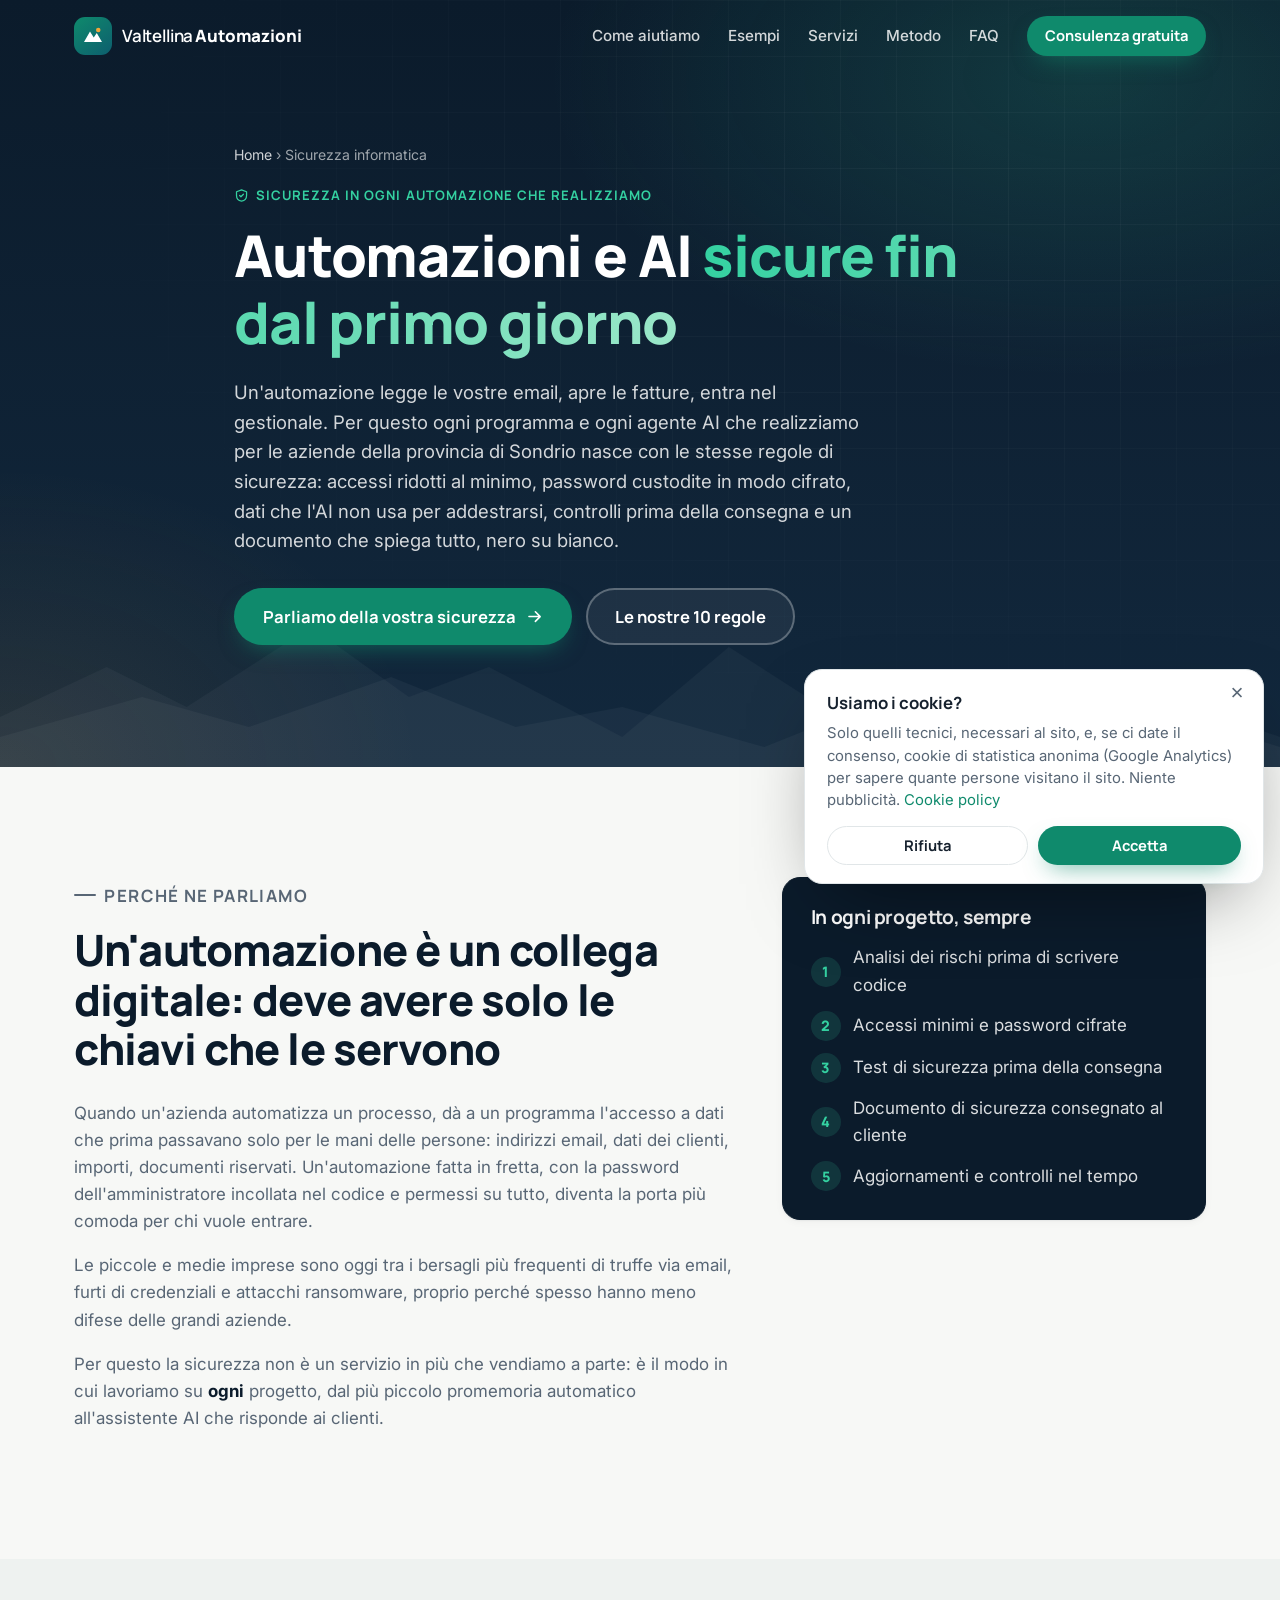
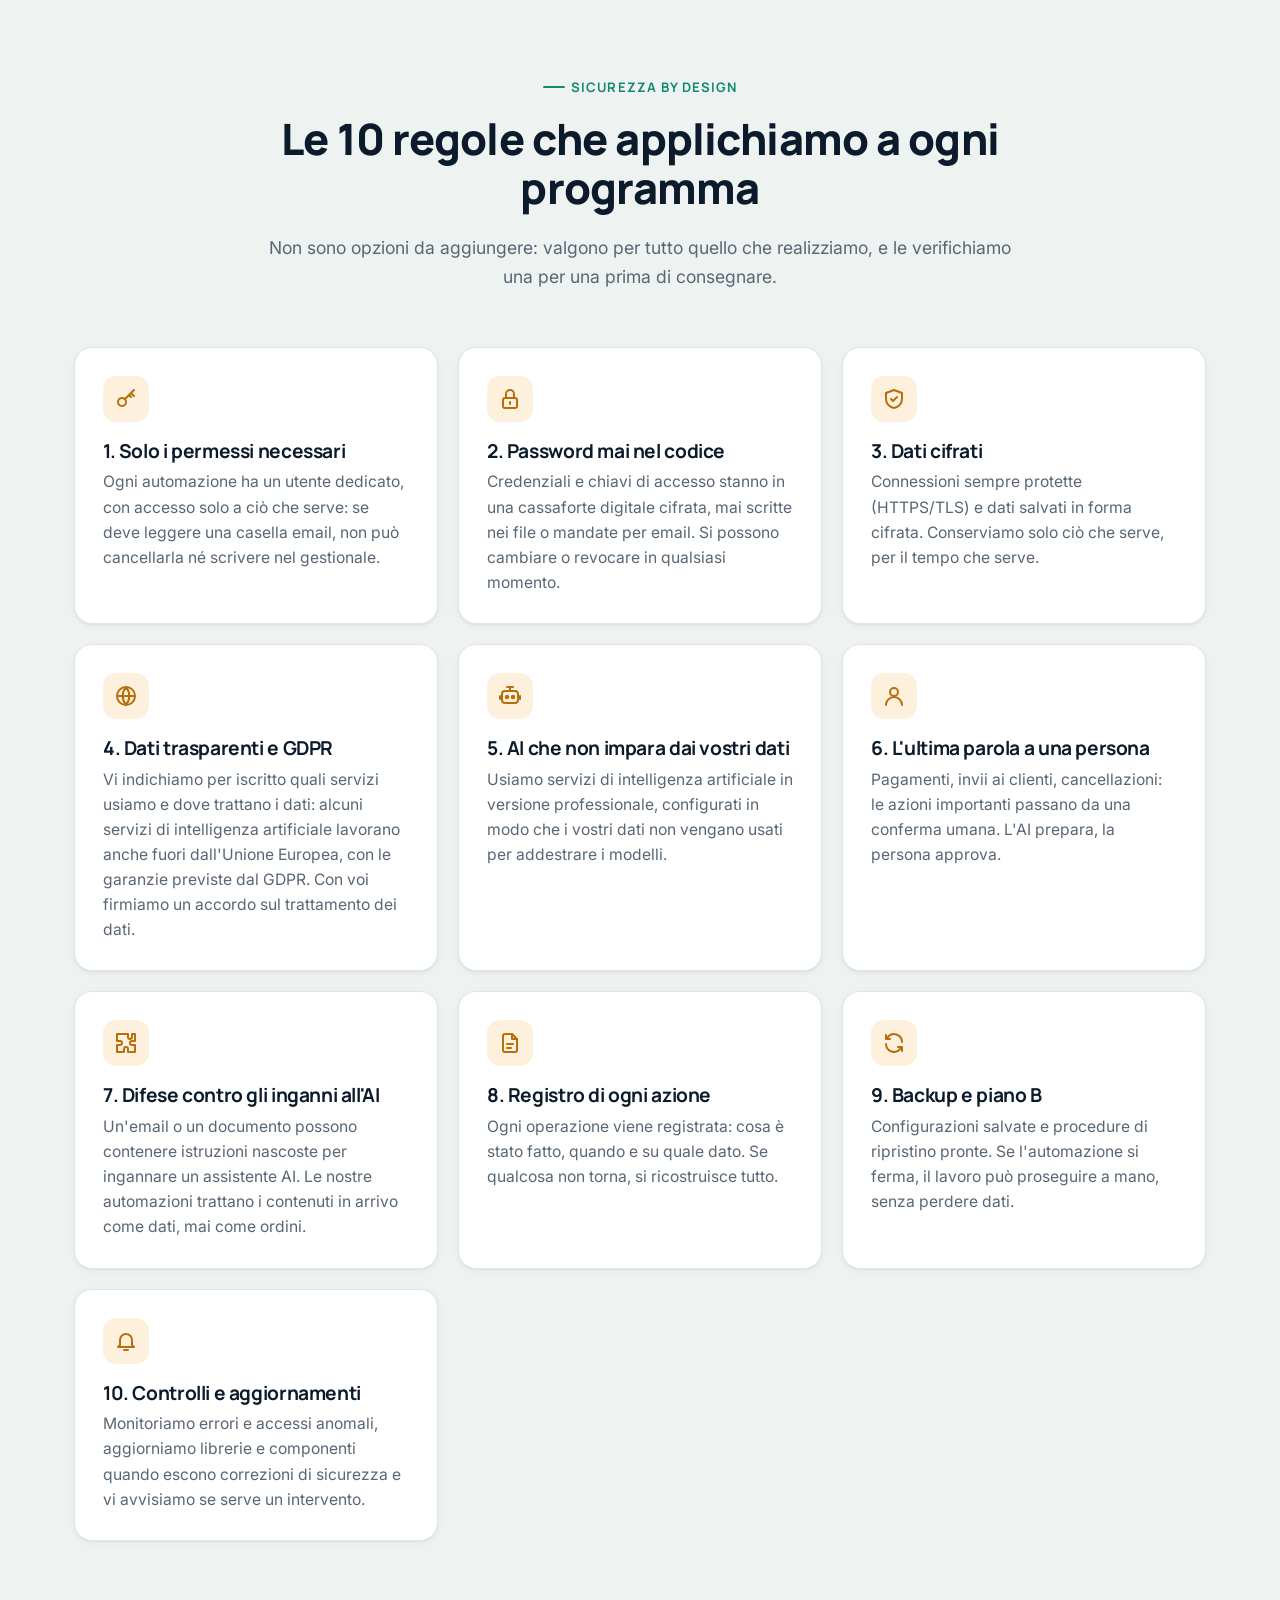
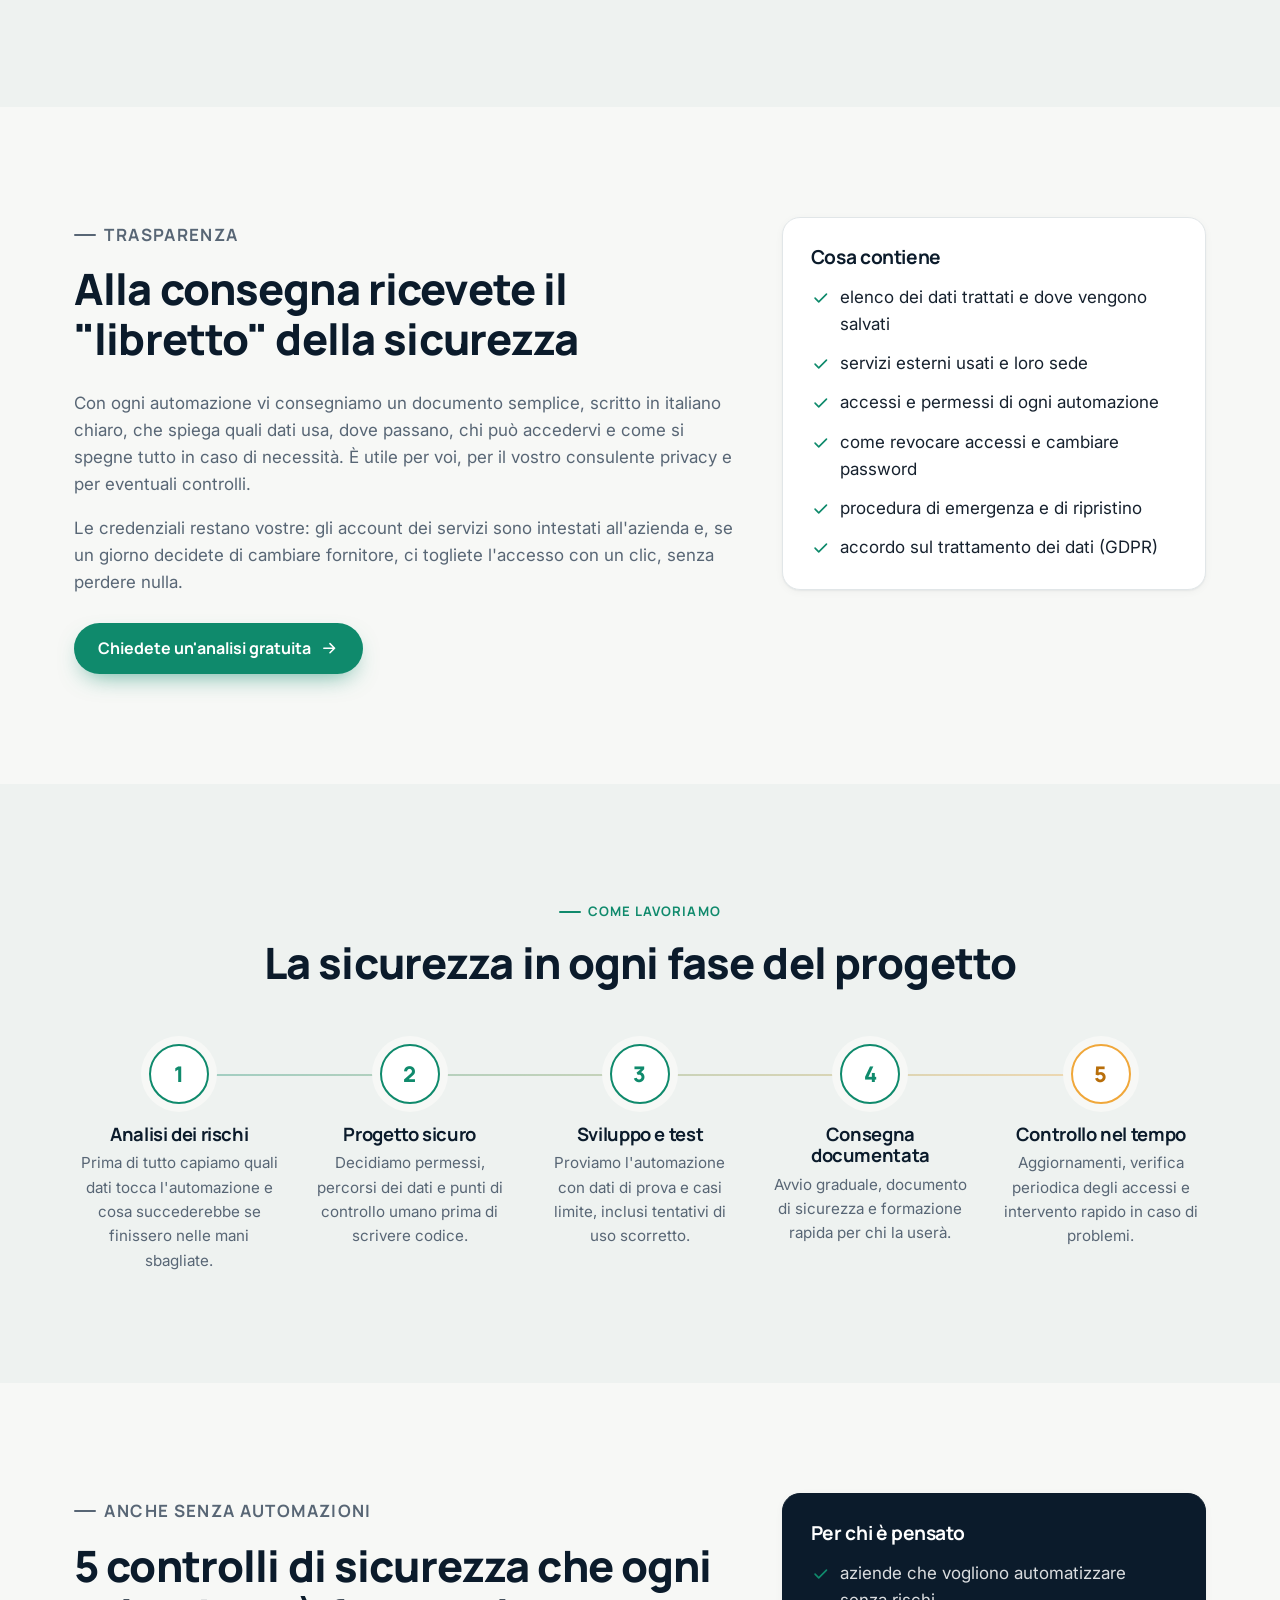
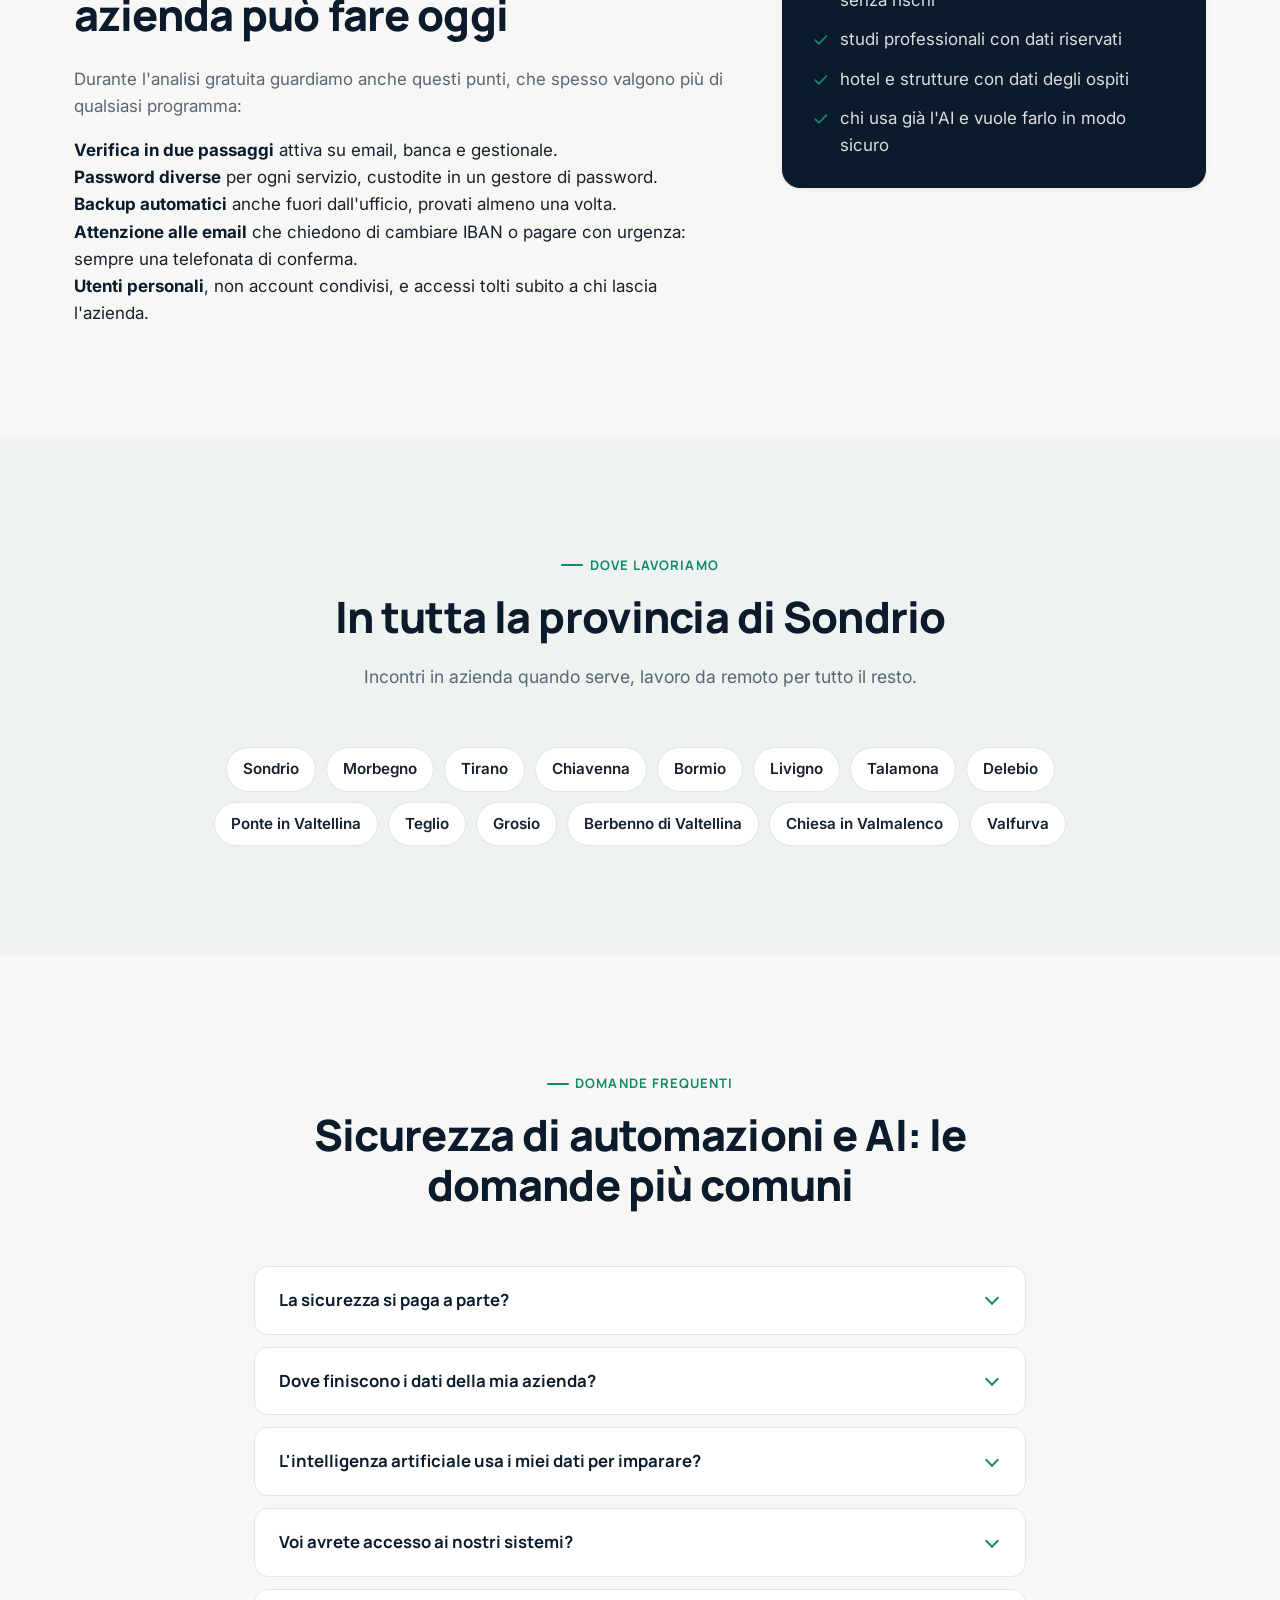
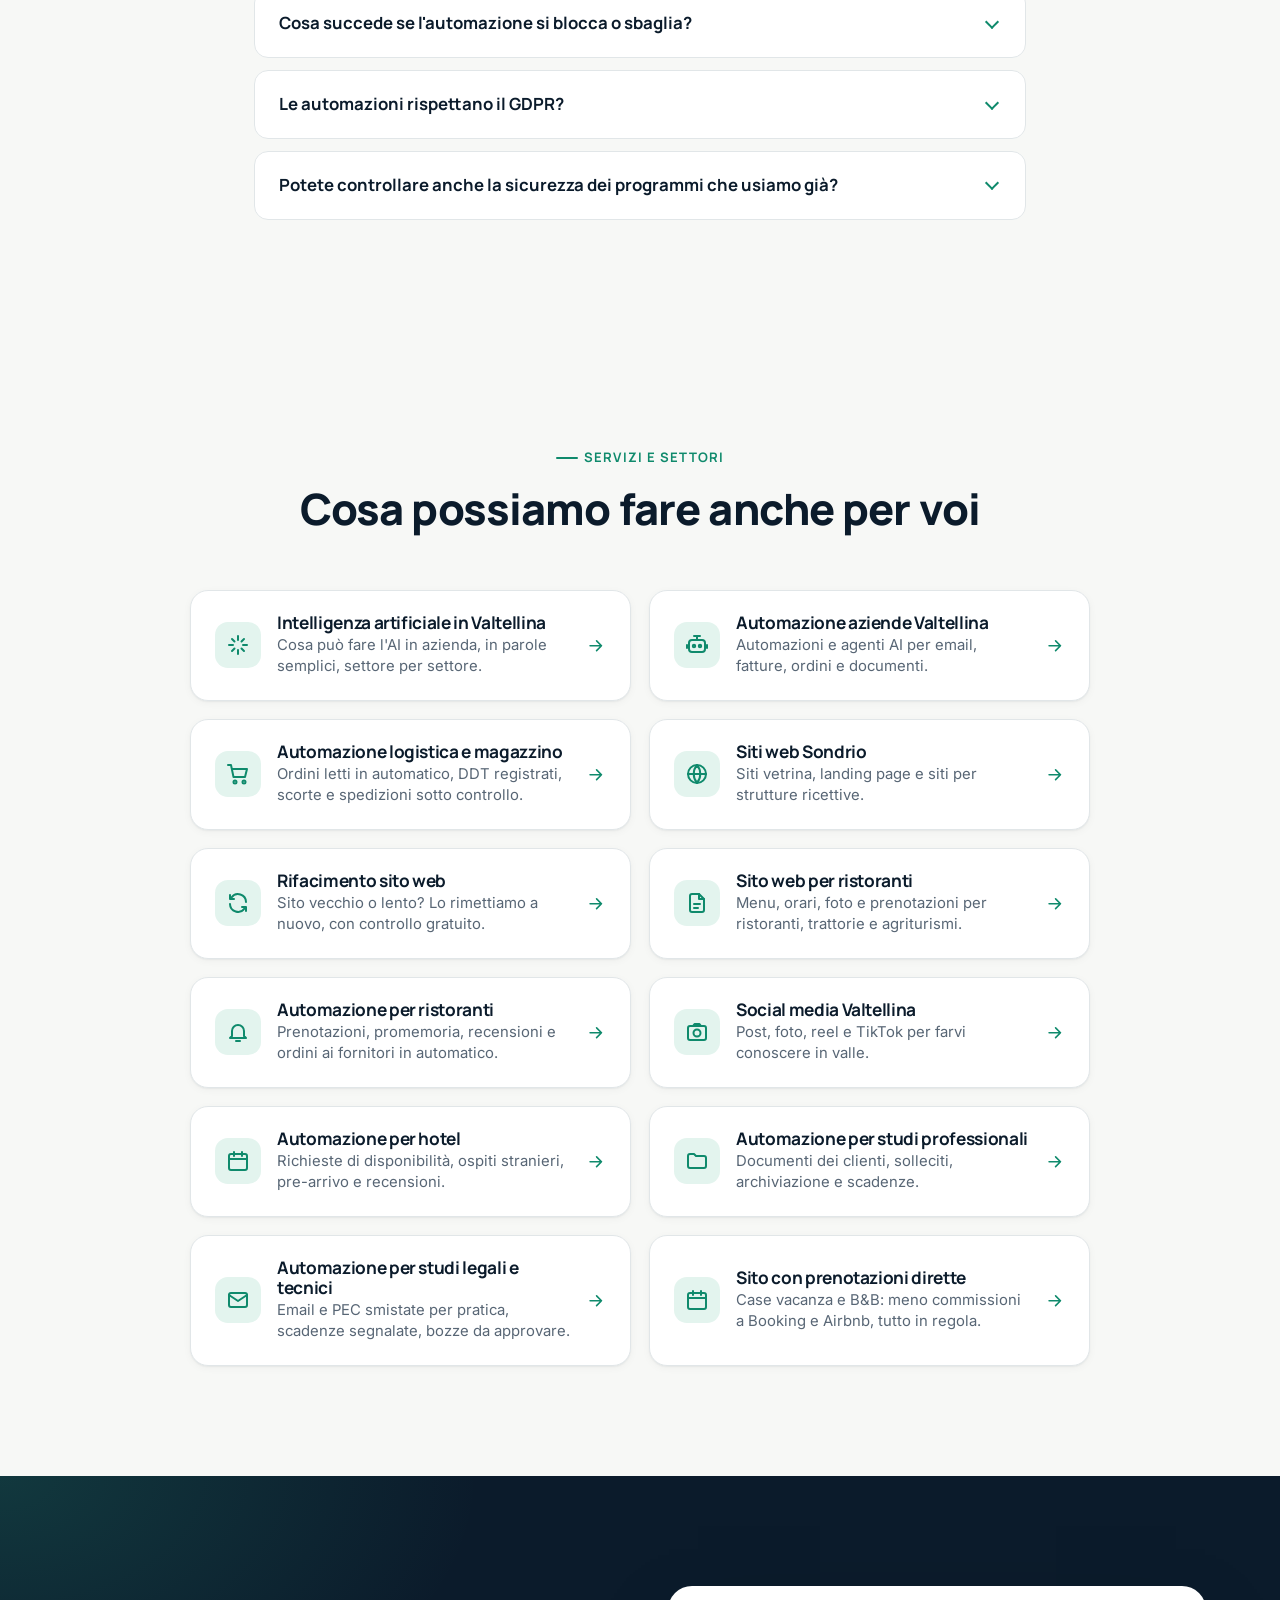
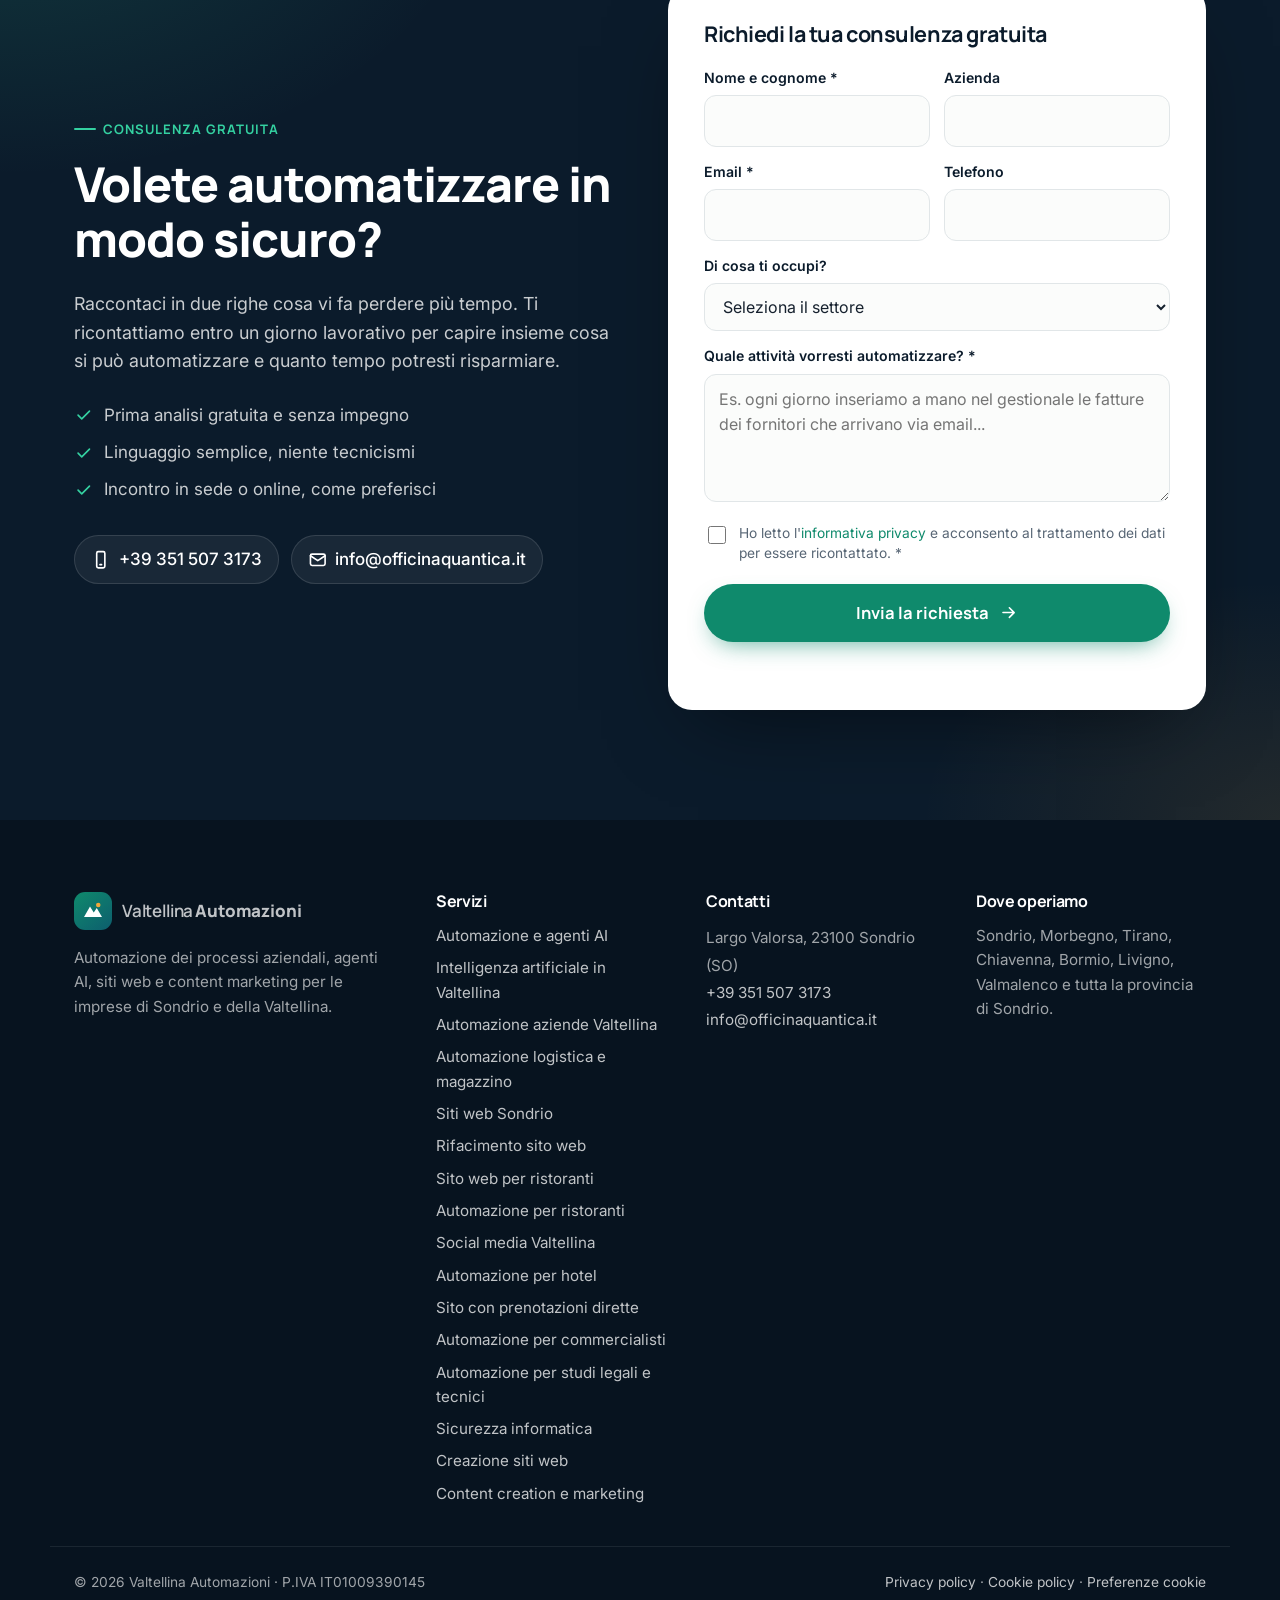
<file: sicurezza-informatica-automazioni/index.html>
<!DOCTYPE html>
<html lang="it">
<head>
  <meta charset="UTF-8">
  <meta name="viewport" content="width=device-width, initial-scale=1">
  <title>Sicurezza informatica di automazioni e AI | Valtellina Automazioni</title>
  <meta name="description" content="Ogni automazione e agente AI che realizziamo per le aziende di Sondrio e Valtellina è sicuro fin dalla progettazione: permessi minimi, password cifrate, dati non usati per addestrare l'AI, GDPR, controllo umano e documento di sicurezza alla consegna.">
  <link rel="canonical" href="https://www.officinaquantica.it/sicurezza-informatica-automazioni/">
  <meta name="robots" content="index, follow">
  <meta name="geo.region" content="IT-SO">
  <meta name="geo.placename" content="Sondrio">
  <meta name="theme-color" content="#0B1B2B">
  <meta property="og:type" content="website">
  <meta property="og:locale" content="it_IT">
  <meta property="og:site_name" content="Valtellina Automazioni">
  <meta property="og:title" content="Automazioni e AI sicure fin dal primo giorno">
  <meta property="og:description" content="Le 10 regole di sicurezza informatica che applichiamo a ogni programma: accessi minimi, credenziali cifrate, niente addestramento sui vostri dati, GDPR, registro delle azioni, backup e aggiornamenti.">
  <meta property="og:url" content="https://www.officinaquantica.it/sicurezza-informatica-automazioni/">

  <meta property="og:image" content="https://www.officinaquantica.it/assets/og-image.jpg">
  <meta property="og:image:width" content="1200">
  <meta property="og:image:height" content="630">
  <meta property="og:image:alt" content="Valtellina Automazioni: automatizza il lavoro, fai crescere la tua azienda">
  <meta name="twitter:card" content="summary_large_image">
  <link rel="icon" href="/favicon.ico" sizes="48x48">
  <link rel="icon" href="/assets/favicon.svg" type="image/svg+xml">
  <link rel="icon" href="/favicon-96x96.png" type="image/png" sizes="96x96">
  <link rel="icon" href="/icon-192.png" type="image/png" sizes="192x192">
  <link rel="apple-touch-icon" href="/apple-touch-icon.png">
  <link rel="preconnect" href="https://fonts.googleapis.com">
  <link rel="preconnect" href="https://fonts.gstatic.com" crossorigin>
  <link href="https://fonts.googleapis.com/css2?family=Inter:wght@400;500;600&family=Manrope:wght@500;600;700;800&display=swap" rel="stylesheet">
  <link rel="stylesheet" href="/css/style.css">
  <script type="application/ld+json">
{
  "@context": "https://schema.org",
  "@type": "Service",
  "name": "Automazioni e AI sicure fin dal primo giorno",
  "serviceType": "Sicurezza informatica di automazioni e agenti AI",
  "url": "https://www.officinaquantica.it/sicurezza-informatica-automazioni/",
  "areaServed": [
    {
      "@type": "AdministrativeArea",
      "name": "Provincia di Sondrio"
    },
    {
      "@type": "Place",
      "name": "Valtellina"
    },
    {
      "@type": "Place",
      "name": "Valchiavenna"
    }
  ],
  "provider": {
    "@type": "ProfessionalService",
    "@id": "https://www.officinaquantica.it/#azienda",
    "name": "Valtellina Automazioni",
    "url": "https://www.officinaquantica.it/",
    "telephone": "+39 351 507 3173",
    "email": "info@officinaquantica.it"
  }
}
  </script>
  <script type="application/ld+json">
{
  "@context": "https://schema.org",
  "@type": "BreadcrumbList",
  "itemListElement": [
    {
      "@type": "ListItem",
      "position": 1,
      "name": "Home",
      "item": "https://www.officinaquantica.it/"
    },
    {
      "@type": "ListItem",
      "position": 2,
      "name": "Sicurezza informatica",
      "item": "https://www.officinaquantica.it/sicurezza-informatica-automazioni/"
    }
  ]
}
  </script>
  <script type="application/ld+json">
{
  "@context": "https://schema.org",
  "@type": "FAQPage",
  "mainEntity": [
    {
      "@type": "Question",
      "name": "La sicurezza si paga a parte?",
      "acceptedAnswer": {
        "@type": "Answer",
        "text": "No. Le regole di sicurezza fanno parte di ogni progetto che realizziamo e sono incluse nel preventivo. Non esiste una versione \"senza sicurezza\" più economica."
      }
    },
    {
      "@type": "Question",
      "name": "Dove finiscono i dati della mia azienda?",
      "acceptedAnswer": {
        "@type": "Answer",
        "text": "Vi indichiamo per iscritto quali servizi sono coinvolti e dove trattano i dati. Alcuni servizi di intelligenza artificiale possono elaborarli anche fuori dall'Unione Europea, sempre con le garanzie previste dal GDPR, e all'AI mandiamo solo le informazioni che servono. Conserviamo solo i dati necessari, per il tempo necessario."
      }
    },
    {
      "@type": "Question",
      "name": "L'intelligenza artificiale usa i miei dati per imparare?",
      "acceptedAnswer": {
        "@type": "Answer",
        "text": "No. Usiamo servizi AI in versione professionale configurati in modo che i dati inviati non vengano usati per addestrare i modelli, e mandiamo all'AI solo le informazioni indispensabili per l'attività."
      }
    },
    {
      "@type": "Question",
      "name": "Voi avrete accesso ai nostri sistemi?",
      "acceptedAnswer": {
        "@type": "Answer",
        "text": "Solo quello necessario per realizzare e mantenere l'automazione, con utenti dedicati e tracciati. Gli account restano intestati alla vostra azienda e potete revocarci l'accesso in qualsiasi momento."
      }
    },
    {
      "@type": "Question",
      "name": "Cosa succede se l'automazione si blocca o sbaglia?",
      "acceptedAnswer": {
        "@type": "Answer",
        "text": "Ogni azione è registrata, quindi si capisce subito cosa è successo. Le operazioni importanti richiedono una conferma umana, e in caso di blocco il lavoro può continuare a mano mentre interveniamo."
      }
    },
    {
      "@type": "Question",
      "name": "Le automazioni rispettano il GDPR?",
      "acceptedAnswer": {
        "@type": "Answer",
        "text": "Le progettiamo seguendo i principi del GDPR, come la minimizzazione dei dati e la protezione fin dalla progettazione, e firmiamo un accordo sul trattamento dei dati. Il documento di sicurezza che consegniamo aiuta anche il vostro consulente privacy."
      }
    },
    {
      "@type": "Question",
      "name": "Potete controllare anche la sicurezza dei programmi che usiamo già?",
      "acceptedAnswer": {
        "@type": "Answer",
        "text": "Durante l'analisi gratuita facciamo una verifica di base su accessi, password, backup ed email, e vi segnaliamo i punti più a rischio. Per verifiche approfondite vi indichiamo come procedere."
      }
    }
  ]
}
  </script>
</head>
<body>

  <!-- Icone SVG riutilizzabili -->
  <svg width="0" height="0" style="position:absolute" aria-hidden="true">
    <defs>
      <symbol id="i-mail" viewBox="0 0 24 24"><rect x="3" y="5" width="18" height="14" rx="2"/><path d="m3 7 9 6 9-6"/></symbol>
      <symbol id="i-file" viewBox="0 0 24 24"><path d="M14 3H7a2 2 0 0 0-2 2v14a2 2 0 0 0 2 2h10a2 2 0 0 0 2-2V8z"/><path d="M14 3v5h5M9 13h6M9 17h4"/></symbol>
      <symbol id="i-sheet" viewBox="0 0 24 24"><rect x="3" y="4" width="18" height="16" rx="2"/><path d="M3 10h18M3 15h18M9 4v16"/></symbol>
      <symbol id="i-chart" viewBox="0 0 24 24"><path d="M4 20V10M10 20V4M16 20v-7M22 20H2"/></symbol>
      <symbol id="i-cart" viewBox="0 0 24 24"><circle cx="9" cy="20" r="1.5"/><circle cx="18" cy="20" r="1.5"/><path d="M2 3h3l2.5 12h11.5l2-8H6.2"/></symbol>
      <symbol id="i-link" viewBox="0 0 24 24"><path d="M10 14a5 5 0 0 0 7 0l3-3a5 5 0 0 0-7-7l-1 1"/><path d="M14 10a5 5 0 0 0-7 0l-3 3a5 5 0 0 0 7 7l1-1"/></symbol>
      <symbol id="i-chat" viewBox="0 0 24 24"><path d="M21 12a8 8 0 0 1-11.6 7.1L4 20l1-4.6A8 8 0 1 1 21 12z"/><path d="M8.5 12h.01M12 12h.01M15.5 12h.01"/></symbol>
      <symbol id="i-clock" viewBox="0 0 24 24"><circle cx="12" cy="12" r="9"/><path d="M12 7v5l3 2"/></symbol>
      <symbol id="i-spark" viewBox="0 0 24 24"><path d="M12 3v4M12 17v4M3 12h4M17 12h4M6 6l2.5 2.5M15.5 15.5 18 18M6 18l2.5-2.5M15.5 8.5 18 6"/></symbol>
      <symbol id="i-brain" viewBox="0 0 24 24"><rect x="4" y="7" width="16" height="12" rx="3"/><path d="M12 7V3M9 3h6"/><circle cx="9" cy="13" r="1.2"/><circle cx="15" cy="13" r="1.2"/><path d="M2 12v3M22 12v3"/></symbol>
      <symbol id="i-check" viewBox="0 0 24 24"><path d="m5 12.5 4.5 4.5L19 7.5"/></symbol>
      <symbol id="i-arrow" viewBox="0 0 24 24"><path d="M5 12h14M13 6l6 6-6 6"/></symbol>
      <symbol id="i-globe" viewBox="0 0 24 24"><circle cx="12" cy="12" r="9"/><path d="M3 12h18M12 3a14 14 0 0 1 0 18M12 3a14 14 0 0 0 0 18"/></symbol>
      <symbol id="i-camera" viewBox="0 0 24 24"><rect x="3" y="6" width="18" height="14" rx="2"/><circle cx="12" cy="13" r="3.5"/><path d="M8 6l1.5-2h5L16 6"/></symbol>
      <symbol id="i-search" viewBox="0 0 24 24"><circle cx="11" cy="11" r="7"/><path d="m20 20-3.5-3.5"/></symbol>
      <symbol id="i-user" viewBox="0 0 24 24"><circle cx="12" cy="8" r="4"/><path d="M4 21a8 8 0 0 1 16 0"/></symbol>
      <symbol id="i-pin" viewBox="0 0 24 24"><path d="M12 21s-7-6.2-7-12a7 7 0 0 1 14 0c0 5.8-7 12-7 12z"/><circle cx="12" cy="9" r="2.5"/></symbol>
      <symbol id="i-puzzle" viewBox="0 0 24 24"><path d="M10 3h4v3a2 2 0 1 0 4 0V3h3v7h-3a2 2 0 1 0 0 4h3v7h-7v-3a2 2 0 1 0-4 0v3H3v-7h3a2 2 0 1 0 0-4H3V3h7z"/></symbol>
      <symbol id="i-step" viewBox="0 0 24 24"><path d="M4 18h5v-5h5V8h6"/><circle cx="20" cy="8" r="1.5"/></symbol>
      <symbol id="i-shield" viewBox="0 0 24 24"><path d="M12 3 4 6v6c0 4.5 3.4 8.3 8 9 4.6-.7 8-4.5 8-9V6z"/><path d="m9 12 2 2 4-4"/></symbol>
      <symbol id="i-phone" viewBox="0 0 24 24"><rect x="7" y="2" width="10" height="20" rx="2"/><path d="M11 18h2"/></symbol>
      <symbol id="i-calendar" viewBox="0 0 24 24"><rect x="3" y="5" width="18" height="16" rx="2"/><path d="M3 10h18M8 3v4M16 3v4"/></symbol>
      <symbol id="i-folder" viewBox="0 0 24 24"><path d="M3 7a2 2 0 0 1 2-2h4l2 2h8a2 2 0 0 1 2 2v8a2 2 0 0 1-2 2H5a2 2 0 0 1-2-2z"/></symbol>
      <symbol id="i-bell" viewBox="0 0 24 24"><path d="M6 16V11a6 6 0 0 1 12 0v5l2 2H4z"/><path d="M10 21h4"/></symbol>
      <symbol id="i-refresh" viewBox="0 0 24 24"><path d="M20 11a8 8 0 0 0-14.5-4.5L4 8M4 4v4h4M4 13a8 8 0 0 0 14.5 4.5L20 16M20 20v-4h-4"/></symbol>
      <symbol id="i-lock" viewBox="0 0 24 24"><rect x="5" y="11" width="14" height="10" rx="2"/><path d="M8 11V7a4 4 0 0 1 8 0v4"/><path d="M12 15v2"/></symbol>
      <symbol id="i-key" viewBox="0 0 24 24"><circle cx="8" cy="15" r="4"/><path d="m11 12 9-9M17 6l3 3M15 8l2 2"/></symbol>
    </defs>
  </svg>

  <a class="skip-link" href="#contenuto">Vai al contenuto</a>

  <!-- ===== HEADER ===== -->
  <header class="header" id="top">
    <div class="container header__inner">
      <a href="/" class="logo" aria-label="Valtellina Automazioni - torna all'inizio">
        <span class="logo__mark" aria-hidden="true">
          <svg viewBox="0 0 32 32"><path d="M4 24 12 10l5 8 4-6 7 12z" fill="currentColor"/><circle cx="23" cy="8" r="3" fill="var(--warm)"/></svg>
        </span>
        <span class="logo__text">Valtellina<strong>Automazioni</strong></span>
      </a>

      <nav class="nav" id="nav" aria-label="Navigazione principale">
        <a href="/#soluzione">Come aiutiamo</a>
        <a href="/#esempi">Esempi</a>
        <a href="/#servizi">Servizi</a>
        <a href="/#metodo">Metodo</a>
        <a href="#faq">FAQ</a>
        <a href="#contatti" class="btn btn--primary btn--sm nav__cta">Consulenza gratuita</a>
      </nav>

      <button class="nav-toggle" aria-label="Apri il menu" aria-expanded="false" aria-controls="nav">
        <span></span><span></span><span></span>
      </button>
    </div>
  </header>

  <main id="contenuto">
    <!-- HERO PAGINA -->
    <section class="hero hero--page">
      <div class="hero__bg" aria-hidden="true"></div>
      <div class="container hero__grid">
        <div class="hero__copy">
          <nav class="crumbs" aria-label="Percorso"><a href="/">Home</a> <span aria-hidden="true">›</span> <span>Sicurezza informatica</span></nav>
          <p class="eyebrow eyebrow--light"><svg class="ic"><use href="#i-shield"/></svg> Sicurezza in ogni automazione che realizziamo</p>
          <h1>Automazioni e AI <span class="hl">sicure fin dal primo giorno</span></h1>
          <p class="hero__lead">Un'automazione legge le vostre email, apre le fatture, entra nel gestionale. Per questo ogni programma e ogni agente AI che realizziamo per le aziende della provincia di Sondrio nasce con le stesse regole di sicurezza: accessi ridotti al minimo, password custodite in modo cifrato, dati che l'AI non usa per addestrarsi, controlli prima della consegna e un documento che spiega tutto, nero su bianco.</p>
          <div class="hero__ctas">
            <a href="#contatti" class="btn btn--primary btn--lg">Parliamo della vostra sicurezza <svg class="ic"><use href="#i-arrow"/></svg></a>
            <a href="#regole" class="btn btn--ghost btn--lg">Le nostre 10 regole</a>
          </div>
        </div>
      </div>
    </section>

    <!-- IL PROBLEMA -->
    <section class="section">
      <div class="container prose-grid">
        <div class="prose reveal">
          <p class="eyebrow">Perché ne parliamo</p>
          <h2>Un'automazione è un collega digitale: deve avere solo le chiavi che le servono</h2>
          <p>Quando un'azienda automatizza un processo, dà a un programma l'accesso a dati che prima passavano solo per le mani delle persone: indirizzi email, dati dei clienti, importi, documenti riservati. Un'automazione fatta in fretta, con la password dell'amministratore incollata nel codice e permessi su tutto, diventa la porta più comoda per chi vuole entrare.</p>
          <p>Le piccole e medie imprese sono oggi tra i bersagli più frequenti di truffe via email, furti di credenziali e attacchi ransomware, proprio perché spesso hanno meno difese delle grandi aziende.</p>
          <p>Per questo la sicurezza non è un servizio in più che vendiamo a parte: è il modo in cui lavoriamo su <strong>ogni</strong> progetto, dal più piccolo promemoria automatico all'assistente AI che risponde ai clienti.</p>
        </div>
        <aside class="note-card note-card--dark reveal">
          <h3>In ogni progetto, sempre</h3>
          <ol class="mini-flow">
            <li><span>1</span> Analisi dei rischi prima di scrivere codice</li>
            <li><span>2</span> Accessi minimi e password cifrate</li>
            <li><span>3</span> Test di sicurezza prima della consegna</li>
            <li><span>4</span> Documento di sicurezza consegnato al cliente</li>
            <li><span>5</span> Aggiornamenti e controlli nel tempo</li>
          </ol>
        </aside>
      </div>
    </section>

    <!-- LE 10 REGOLE -->
    <section class="section section--tint" id="regole">
      <div class="container">
        <div class="section__head reveal">
          <p class="eyebrow">Sicurezza by design</p>
          <h2>Le 10 regole che applichiamo a ogni programma</h2>
          <p class="section__lead">Non sono opzioni da aggiungere: valgono per tutto quello che realizziamo, e le verifichiamo una per una prima di consegnare.</p>
        </div>
        <div class="pain-grid">
          <article class="pain reveal">
            <svg class="pain__ic"><use href="#i-key"/></svg>
            <h3>1. Solo i permessi necessari</h3>
            <p>Ogni automazione ha un utente dedicato, con accesso solo a ciò che serve: se deve leggere una casella email, non può cancellarla né scrivere nel gestionale.</p>
          </article>
          <article class="pain reveal">
            <svg class="pain__ic"><use href="#i-lock"/></svg>
            <h3>2. Password mai nel codice</h3>
            <p>Credenziali e chiavi di accesso stanno in una cassaforte digitale cifrata, mai scritte nei file o mandate per email. Si possono cambiare o revocare in qualsiasi momento.</p>
          </article>
          <article class="pain reveal">
            <svg class="pain__ic"><use href="#i-shield"/></svg>
            <h3>3. Dati cifrati</h3>
            <p>Connessioni sempre protette (HTTPS/TLS) e dati salvati in forma cifrata. Conserviamo solo ciò che serve, per il tempo che serve.</p>
          </article>
          <article class="pain reveal">
            <svg class="pain__ic"><use href="#i-globe"/></svg>
            <h3>4. Dati trasparenti e GDPR</h3>
            <p>Vi indichiamo per iscritto quali servizi usiamo e dove trattano i dati: alcuni servizi di intelligenza artificiale lavorano anche fuori dall'Unione Europea, con le garanzie previste dal GDPR. Con voi firmiamo un accordo sul trattamento dei dati.</p>
          </article>
          <article class="pain reveal">
            <svg class="pain__ic"><use href="#i-brain"/></svg>
            <h3>5. AI che non impara dai vostri dati</h3>
            <p>Usiamo servizi di intelligenza artificiale in versione professionale, configurati in modo che i vostri dati non vengano usati per addestrare i modelli.</p>
          </article>
          <article class="pain reveal">
            <svg class="pain__ic"><use href="#i-user"/></svg>
            <h3>6. L'ultima parola a una persona</h3>
            <p>Pagamenti, invii ai clienti, cancellazioni: le azioni importanti passano da una conferma umana. L'AI prepara, la persona approva.</p>
          </article>
          <article class="pain reveal">
            <svg class="pain__ic"><use href="#i-puzzle"/></svg>
            <h3>7. Difese contro gli inganni all'AI</h3>
            <p>Un'email o un documento possono contenere istruzioni nascoste per ingannare un assistente AI. Le nostre automazioni trattano i contenuti in arrivo come dati, mai come ordini.</p>
          </article>
          <article class="pain reveal">
            <svg class="pain__ic"><use href="#i-file"/></svg>
            <h3>8. Registro di ogni azione</h3>
            <p>Ogni operazione viene registrata: cosa è stato fatto, quando e su quale dato. Se qualcosa non torna, si ricostruisce tutto.</p>
          </article>
          <article class="pain reveal">
            <svg class="pain__ic"><use href="#i-refresh"/></svg>
            <h3>9. Backup e piano B</h3>
            <p>Configurazioni salvate e procedure di ripristino pronte. Se l'automazione si ferma, il lavoro può proseguire a mano, senza perdere dati.</p>
          </article>
          <article class="pain reveal">
            <svg class="pain__ic"><use href="#i-bell"/></svg>
            <h3>10. Controlli e aggiornamenti</h3>
            <p>Monitoriamo errori e accessi anomali, aggiorniamo librerie e componenti quando escono correzioni di sicurezza e vi avvisiamo se serve un intervento.</p>
          </article>
        </div>
      </div>
    </section>

    <!-- COSA RICEVETE -->
    <section class="section">
      <div class="container prose-grid">
        <div class="prose reveal">
          <p class="eyebrow">Trasparenza</p>
          <h2>Alla consegna ricevete il "libretto" della sicurezza</h2>
          <p>Con ogni automazione vi consegniamo un documento semplice, scritto in italiano chiaro, che spiega quali dati usa, dove passano, chi può accedervi e come si spegne tutto in caso di necessità. È utile per voi, per il vostro consulente privacy e per eventuali controlli.</p>
          <p>Le credenziali restano vostre: gli account dei servizi sono intestati all'azienda e, se un giorno decidete di cambiare fornitore, ci togliete l'accesso con un clic, senza perdere nulla.</p>
          <a href="#contatti" class="btn btn--primary">Chiedete un'analisi gratuita <svg class="ic"><use href="#i-arrow"/></svg></a>
        </div>
        <aside class="note-card reveal">
          <h3>Cosa contiene</h3>
          <ul>
            <li><svg class="ic"><use href="#i-check"/></svg> elenco dei dati trattati e dove vengono salvati</li>
            <li><svg class="ic"><use href="#i-check"/></svg> servizi esterni usati e loro sede</li>
            <li><svg class="ic"><use href="#i-check"/></svg> accessi e permessi di ogni automazione</li>
            <li><svg class="ic"><use href="#i-check"/></svg> come revocare accessi e cambiare password</li>
            <li><svg class="ic"><use href="#i-check"/></svg> procedura di emergenza e di ripristino</li>
            <li><svg class="ic"><use href="#i-check"/></svg> accordo sul trattamento dei dati (GDPR)</li>
          </ul>
        </aside>
      </div>
    </section>

    <!-- CICLO DI VITA -->
    <section class="section section--tint">
      <div class="container">
        <div class="section__head reveal">
          <p class="eyebrow">Come lavoriamo</p>
          <h2>La sicurezza in ogni fase del progetto</h2>
        </div>
        <ol class="steps">
          <li class="step reveal"><span class="step__num">1</span><h3>Analisi dei rischi</h3><p>Prima di tutto capiamo quali dati tocca l'automazione e cosa succederebbe se finissero nelle mani sbagliate.</p></li>
          <li class="step reveal"><span class="step__num">2</span><h3>Progetto sicuro</h3><p>Decidiamo permessi, percorsi dei dati e punti di controllo umano prima di scrivere codice.</p></li>
          <li class="step reveal"><span class="step__num">3</span><h3>Sviluppo e test</h3><p>Proviamo l'automazione con dati di prova e casi limite, inclusi tentativi di uso scorretto.</p></li>
          <li class="step reveal"><span class="step__num">4</span><h3>Consegna documentata</h3><p>Avvio graduale, documento di sicurezza e formazione rapida per chi la userà.</p></li>
          <li class="step reveal"><span class="step__num">5</span><h3>Controllo nel tempo</h3><p>Aggiornamenti, verifica periodica degli accessi e intervento rapido in caso di problemi.</p></li>
        </ol>
      </div>
    </section>

    <!-- CONSIGLI GRATUITI -->
    <section class="section">
      <div class="container prose-grid">
        <div class="prose reveal">
          <p class="eyebrow">Anche senza automazioni</p>
          <h2>5 controlli di sicurezza che ogni azienda può fare oggi</h2>
          <p>Durante l'analisi gratuita guardiamo anche questi punti, che spesso valgono più di qualsiasi programma:</p>
          <ol>
            <li><strong>Verifica in due passaggi</strong> attiva su email, banca e gestionale.</li>
            <li><strong>Password diverse</strong> per ogni servizio, custodite in un gestore di password.</li>
            <li><strong>Backup automatici</strong> anche fuori dall'ufficio, provati almeno una volta.</li>
            <li><strong>Attenzione alle email</strong> che chiedono di cambiare IBAN o pagare con urgenza: sempre una telefonata di conferma.</li>
            <li><strong>Utenti personali</strong>, non account condivisi, e accessi tolti subito a chi lascia l'azienda.</li>
          </ol>
        </div>
        <aside class="note-card note-card--dark reveal">
          <h3>Per chi è pensato</h3>
          <ul>
            <li><svg class="ic"><use href="#i-check"/></svg> aziende che vogliono automatizzare senza rischi</li>
            <li><svg class="ic"><use href="#i-check"/></svg> studi professionali con dati riservati</li>
            <li><svg class="ic"><use href="#i-check"/></svg> hotel e strutture con dati degli ospiti</li>
            <li><svg class="ic"><use href="#i-check"/></svg> chi usa già l'AI e vuole farlo in modo sicuro</li>
          </ul>
        </aside>
      </div>
    </section>

    <!-- ZONE -->
    <section class="section section--tint">
      <div class="container">
        <div class="section__head reveal">
          <p class="eyebrow">Dove lavoriamo</p>
          <h2>In tutta la provincia di Sondrio</h2>
          <p class="section__lead">Incontri in azienda quando serve, lavoro da remoto per tutto il resto.</p>
        </div>
        <ul class="zones reveal">
          <li>Sondrio</li><li>Morbegno</li><li>Tirano</li><li>Chiavenna</li><li>Bormio</li><li>Livigno</li><li>Talamona</li><li>Delebio</li><li>Ponte in Valtellina</li><li>Teglio</li><li>Grosio</li><li>Berbenno di Valtellina</li><li>Chiesa in Valmalenco</li><li>Valfurva</li>
        </ul>
      </div>
    </section>

    <!-- FAQ -->
    <section class="section" id="faq">
      <div class="container container--narrow">
        <div class="section__head reveal">
          <p class="eyebrow">Domande frequenti</p>
          <h2>Sicurezza di automazioni e AI: le domande più comuni</h2>
        </div>
        <div class="faq reveal">
          <details><summary>La sicurezza si paga a parte?</summary><p>No. Le regole di sicurezza fanno parte di ogni progetto che realizziamo e sono incluse nel preventivo. Non esiste una versione "senza sicurezza" più economica.</p></details>
          <details><summary>Dove finiscono i dati della mia azienda?</summary><p>Vi indichiamo per iscritto quali servizi sono coinvolti e dove trattano i dati. Alcuni servizi di intelligenza artificiale possono elaborarli anche fuori dall'Unione Europea, sempre con le garanzie previste dal GDPR, e all'AI mandiamo solo le informazioni che servono. Conserviamo solo i dati necessari, per il tempo necessario.</p></details>
          <details><summary>L'intelligenza artificiale usa i miei dati per imparare?</summary><p>No. Usiamo servizi AI in versione professionale configurati in modo che i dati inviati non vengano usati per addestrare i modelli, e mandiamo all'AI solo le informazioni indispensabili per l'attività.</p></details>
          <details><summary>Voi avrete accesso ai nostri sistemi?</summary><p>Solo quello necessario per realizzare e mantenere l'automazione, con utenti dedicati e tracciati. Gli account restano intestati alla vostra azienda e potete revocarci l'accesso in qualsiasi momento.</p></details>
          <details><summary>Cosa succede se l'automazione si blocca o sbaglia?</summary><p>Ogni azione è registrata, quindi si capisce subito cosa è successo. Le operazioni importanti richiedono una conferma umana, e in caso di blocco il lavoro può continuare a mano mentre interveniamo.</p></details>
          <details><summary>Le automazioni rispettano il GDPR?</summary><p>Le progettiamo seguendo i principi del GDPR, come la minimizzazione dei dati e la protezione fin dalla progettazione, e firmiamo un accordo sul trattamento dei dati. Il documento di sicurezza che consegniamo aiuta anche il vostro consulente privacy.</p></details>
          <details><summary>Potete controllare anche la sicurezza dei programmi che usiamo già?</summary><p>Durante l'analisi gratuita facciamo una verifica di base su accessi, password, backup ed email, e vi segnaliamo i punti più a rischio. Per verifiche approfondite vi indichiamo come procedere.</p></details>
        </div>
      </div>
    </section>

    <!-- ALTRI SERVIZI -->
    <section class="section section--related">
      <div class="container">
        <div class="section__head reveal"><p class="eyebrow">Servizi e settori</p><h2>Cosa possiamo fare anche per voi</h2></div>
        <div class="related">
          <a class="related__item reveal" href="/intelligenza-artificiale-valtellina/"><svg class="ic"><use href="#i-spark"/></svg><div><h3>Intelligenza artificiale in Valtellina</h3><p>Cosa può fare l'AI in azienda, in parole semplici, settore per settore.</p></div><svg class="ic related__go"><use href="#i-arrow"/></svg></a>
          <a class="related__item reveal" href="/automazione-aziende-valtellina/"><svg class="ic"><use href="#i-brain"/></svg><div><h3>Automazione aziende Valtellina</h3><p>Automazioni e agenti AI per email, fatture, ordini e documenti.</p></div><svg class="ic related__go"><use href="#i-arrow"/></svg></a>
          <a class="related__item reveal" href="/automazione-logistica-magazzino-sondrio/"><svg class="ic"><use href="#i-cart"/></svg><div><h3>Automazione logistica e magazzino</h3><p>Ordini letti in automatico, DDT registrati, scorte e spedizioni sotto controllo.</p></div><svg class="ic related__go"><use href="#i-arrow"/></svg></a>
          <a class="related__item reveal" href="/siti-web-sondrio/"><svg class="ic"><use href="#i-globe"/></svg><div><h3>Siti web Sondrio</h3><p>Siti vetrina, landing page e siti per strutture ricettive.</p></div><svg class="ic related__go"><use href="#i-arrow"/></svg></a>
          <a class="related__item reveal" href="/rifacimento-sito-web-sondrio/"><svg class="ic"><use href="#i-refresh"/></svg><div><h3>Rifacimento sito web</h3><p>Sito vecchio o lento? Lo rimettiamo a nuovo, con controllo gratuito.</p></div><svg class="ic related__go"><use href="#i-arrow"/></svg></a>
          <a class="related__item reveal" href="/sito-web-ristoranti-valtellina/"><svg class="ic"><use href="#i-file"/></svg><div><h3>Sito web per ristoranti</h3><p>Menu, orari, foto e prenotazioni per ristoranti, trattorie e agriturismi.</p></div><svg class="ic related__go"><use href="#i-arrow"/></svg></a>
          <a class="related__item reveal" href="/automazione-ristoranti-valtellina/"><svg class="ic"><use href="#i-bell"/></svg><div><h3>Automazione per ristoranti</h3><p>Prenotazioni, promemoria, recensioni e ordini ai fornitori in automatico.</p></div><svg class="ic related__go"><use href="#i-arrow"/></svg></a>
          <a class="related__item reveal" href="/social-media-valtellina/"><svg class="ic"><use href="#i-camera"/></svg><div><h3>Social media Valtellina</h3><p>Post, foto, reel e TikTok per farvi conoscere in valle.</p></div><svg class="ic related__go"><use href="#i-arrow"/></svg></a>
          <a class="related__item reveal" href="/automazione-hotel-valtellina/"><svg class="ic"><use href="#i-calendar"/></svg><div><h3>Automazione per hotel</h3><p>Richieste di disponibilità, ospiti stranieri, pre-arrivo e recensioni.</p></div><svg class="ic related__go"><use href="#i-arrow"/></svg></a>
          <a class="related__item reveal" href="/automazione-commercialisti-sondrio/"><svg class="ic"><use href="#i-folder"/></svg><div><h3>Automazione per studi professionali</h3><p>Documenti dei clienti, solleciti, archiviazione e scadenze.</p></div><svg class="ic related__go"><use href="#i-arrow"/></svg></a>
          <a class="related__item reveal" href="/automazione-studi-legali-tecnici-sondrio/"><svg class="ic"><use href="#i-mail"/></svg><div><h3>Automazione per studi legali e tecnici</h3><p>Email e PEC smistate per pratica, scadenze segnalate, bozze da approvare.</p></div><svg class="ic related__go"><use href="#i-arrow"/></svg></a>
          <a class="related__item reveal" href="/sito-prenotazioni-dirette-case-vacanza/"><svg class="ic"><use href="#i-calendar"/></svg><div><h3>Sito con prenotazioni dirette</h3><p>Case vacanza e B&B: meno commissioni a Booking e Airbnb, tutto in regola.</p></div><svg class="ic related__go"><use href="#i-arrow"/></svg></a>
        </div>
      </div>
    </section>

    <!-- ===== 8. CTA FINALE / CONTATTI ===== -->
    <section class="section section--cta" id="contatti">
      <div class="container cta">
        <div class="cta__copy reveal">
          <p class="eyebrow eyebrow--light">Consulenza gratuita</p>
          <h2>Volete automatizzare in modo sicuro?</h2>
          <p class="cta__lead">Raccontaci in due righe cosa vi fa perdere più tempo. Ti ricontattiamo entro un giorno lavorativo per capire insieme cosa si può automatizzare e quanto tempo potresti risparmiare.</p>
          <ul class="cta__points">
            <li><svg class="ic"><use href="#i-check"/></svg> Prima analisi gratuita e senza impegno</li>
            <li><svg class="ic"><use href="#i-check"/></svg> Linguaggio semplice, niente tecnicismi</li>
            <li><svg class="ic"><use href="#i-check"/></svg> Incontro in sede o online, come preferisci</li>
          </ul>
          <div class="cta__direct">
            <a href="tel:+393515073173"><svg class="ic"><use href="#i-phone"/></svg> +39 351 507 3173</a>
            <a href="mailto:info@officinaquantica.it"><svg class="ic"><use href="#i-mail"/></svg> info@officinaquantica.it</a>
          </div>
        </div>

        <form class="form reveal" id="contact-form" action="https://formsubmit.co/ajax/info@officinaquantica.it" method="POST" novalidate>
          <input type="hidden" name="_subject" value="Nuova richiesta dal sito: pagina Sicurezza informatica">
          <input type="hidden" name="_template" value="table">
          <input type="text" name="_honey" tabindex="-1" autocomplete="off" aria-hidden="true" style="position:absolute;left:-9999px">
          <h3 class="form__title">Richiedi la tua consulenza gratuita</h3>
          <div class="form__row">
            <label class="field">
              <span>Nome e cognome *</span>
              <input type="text" name="nome" autocomplete="name" required>
            </label>
            <label class="field">
              <span>Azienda</span>
              <input type="text" name="azienda" autocomplete="organization">
            </label>
          </div>
          <div class="form__row">
            <label class="field">
              <span>Email *</span>
              <input type="email" name="email" autocomplete="email" required>
            </label>
            <label class="field">
              <span>Telefono</span>
              <input type="tel" name="telefono" autocomplete="tel">
            </label>
          </div>
          <label class="field">
            <span>Di cosa ti occupi?</span>
            <select name="settore">
              <option value="">Seleziona il settore</option>
              <option>Azienda / PMI</option>
              <option>Studio professionale</option>
              <option>Negozio / Commercio</option>
              <option>Ristorante / Struttura ricettiva</option>
              <option>Artigiano</option>
              <option>Altro</option>
            </select>
          </label>
          <label class="field">
            <span>Quale attività vorresti automatizzare? *</span>
            <textarea name="messaggio" rows="4" required placeholder="Es. ogni giorno inseriamo a mano nel gestionale le fatture dei fornitori che arrivano via email..."></textarea>
          </label>
          <label class="check">
            <input type="checkbox" name="privacy" required>
            <span>Ho letto l'<a href="/privacy.html">informativa privacy</a> e acconsento al trattamento dei dati per essere ricontattato. *</span>
          </label>
          <button type="submit" class="btn btn--primary btn--lg btn--block">Invia la richiesta <svg class="ic"><use href="#i-arrow"/></svg></button>
          <p class="form__msg" id="form-msg" role="status" aria-live="polite"></p>
        </form>
      </div>
    </section>
  </main>

  <!-- ===== FOOTER ===== -->
  <footer class="footer">
    <div class="container footer__grid">
      <div>
        <a href="/" class="logo logo--footer" aria-label="Valtellina Automazioni">
          <span class="logo__mark" aria-hidden="true">
            <svg viewBox="0 0 32 32"><path d="M4 24 12 10l5 8 4-6 7 12z" fill="currentColor"/><circle cx="23" cy="8" r="3" fill="var(--warm)"/></svg>
          </span>
          <span class="logo__text">Valtellina<strong>Automazioni</strong></span>
        </a>
        <p class="footer__claim">Automazione dei processi aziendali, agenti AI, siti web e content marketing per le imprese di Sondrio e della Valtellina.</p>
      </div>
      <div>
        <h3>Servizi</h3>
        <ul>
          <li><a href="/#automazione">Automazione e agenti AI</a></li>
          <li><a href="/intelligenza-artificiale-valtellina/">Intelligenza artificiale in Valtellina</a></li>
          <li><a href="/automazione-aziende-valtellina/">Automazione aziende Valtellina</a></li>
          <li><a href="/automazione-logistica-magazzino-sondrio/">Automazione logistica e magazzino</a></li>
          <li><a href="/siti-web-sondrio/">Siti web Sondrio</a></li>
          <li><a href="/rifacimento-sito-web-sondrio/">Rifacimento sito web</a></li>
          <li><a href="/sito-web-ristoranti-valtellina/">Sito web per ristoranti</a></li>
          <li><a href="/automazione-ristoranti-valtellina/">Automazione per ristoranti</a></li>
          <li><a href="/social-media-valtellina/">Social media Valtellina</a></li>
          <li><a href="/automazione-hotel-valtellina/">Automazione per hotel</a></li>
          <li><a href="/sito-prenotazioni-dirette-case-vacanza/">Sito con prenotazioni dirette</a></li>
          <li><a href="/automazione-commercialisti-sondrio/">Automazione per commercialisti</a></li>
          <li><a href="/automazione-studi-legali-tecnici-sondrio/">Automazione per studi legali e tecnici</a></li>
          <li><a href="/sicurezza-informatica-automazioni/">Sicurezza informatica</a></li>
          <li><a href="/#siti-web">Creazione siti web</a></li>
          <li><a href="/#content-marketing">Content creation e marketing</a></li>
        </ul>
      </div>
      <div>
        <h3>Contatti</h3>
        <address>
          Largo Valorsa, 23100 Sondrio (SO)<br>
          <a href="tel:+393515073173">+39 351 507 3173</a><br>
          <a href="mailto:info@officinaquantica.it">info@officinaquantica.it</a>
        </address>
      </div>
      <div>
        <h3>Dove operiamo</h3>
        <p class="footer__areas">Sondrio, Morbegno, Tirano, Chiavenna, Bormio, Livigno, Valmalenco e tutta la provincia di Sondrio.</p>
      </div>
    </div>
    <div class="container footer__bottom">
      <p>© <span id="year">2026</span> Valtellina Automazioni · P.IVA IT01009390145</p>
      <p><a href="/privacy.html">Privacy policy</a> · <a href="/privacy.html#cookie">Cookie policy</a> · <a href="#" data-cookie-prefs>Preferenze cookie</a></p>
    </div>
  </footer>

  <!-- CTA fissa su smartphone -->
  <a href="#contatti" class="mobile-cta">Richiedi una consulenza gratuita</a>

  <script src="/js/main.js" defer></script>
  <script src="/js/cookie-consent.js" defer></script>
</body>
</html>
</file>
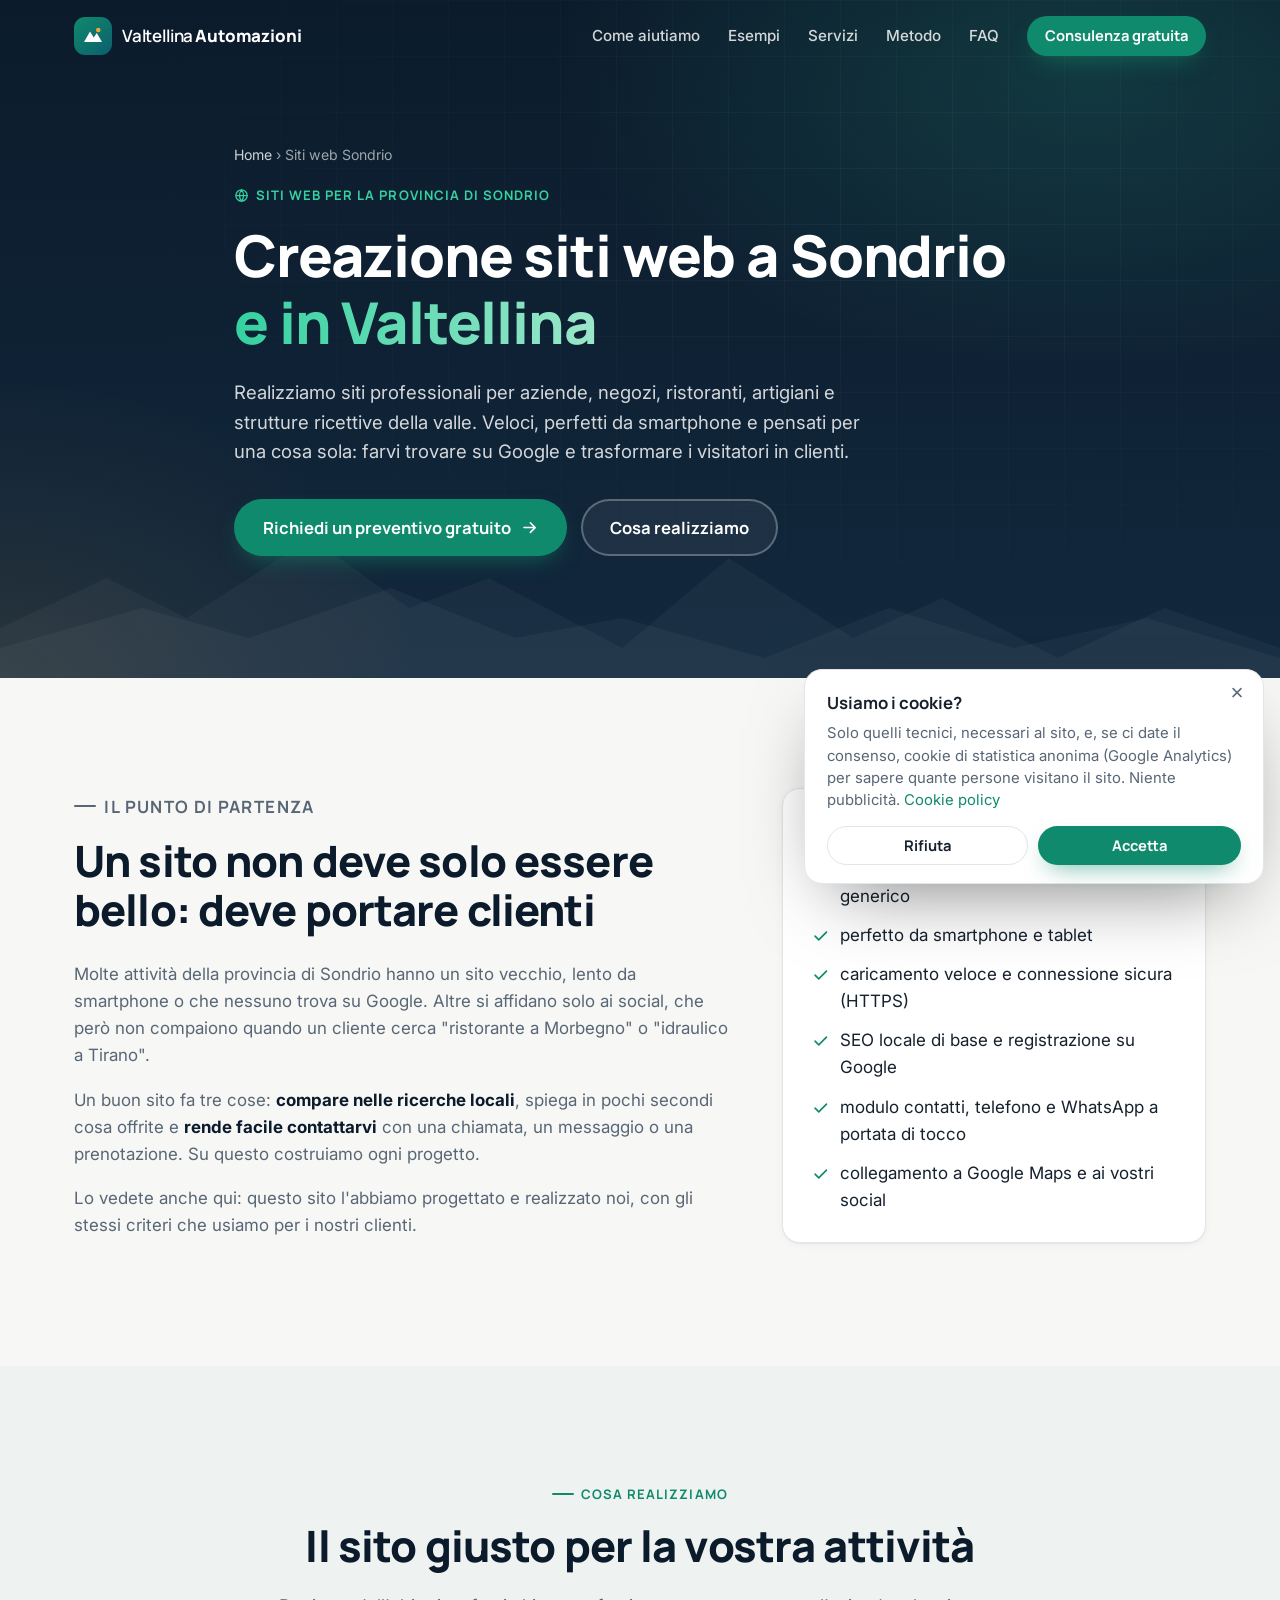
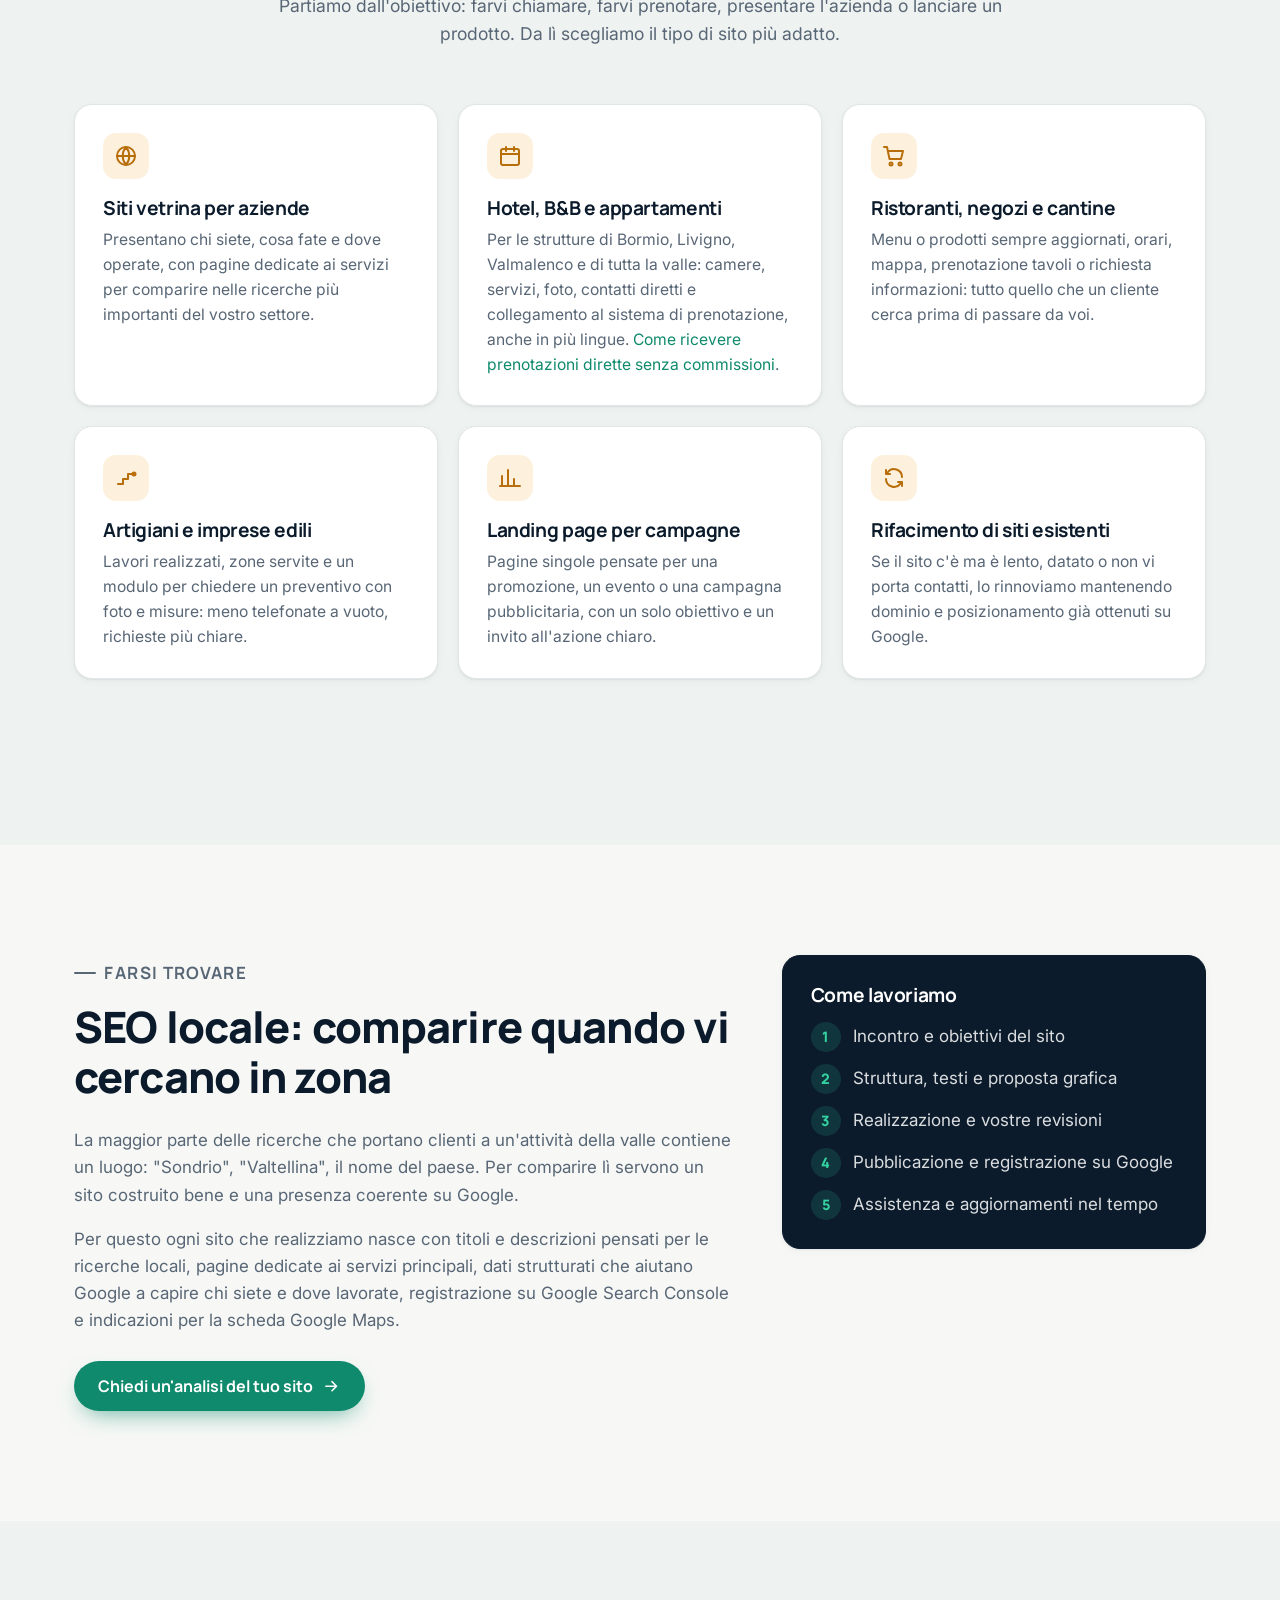
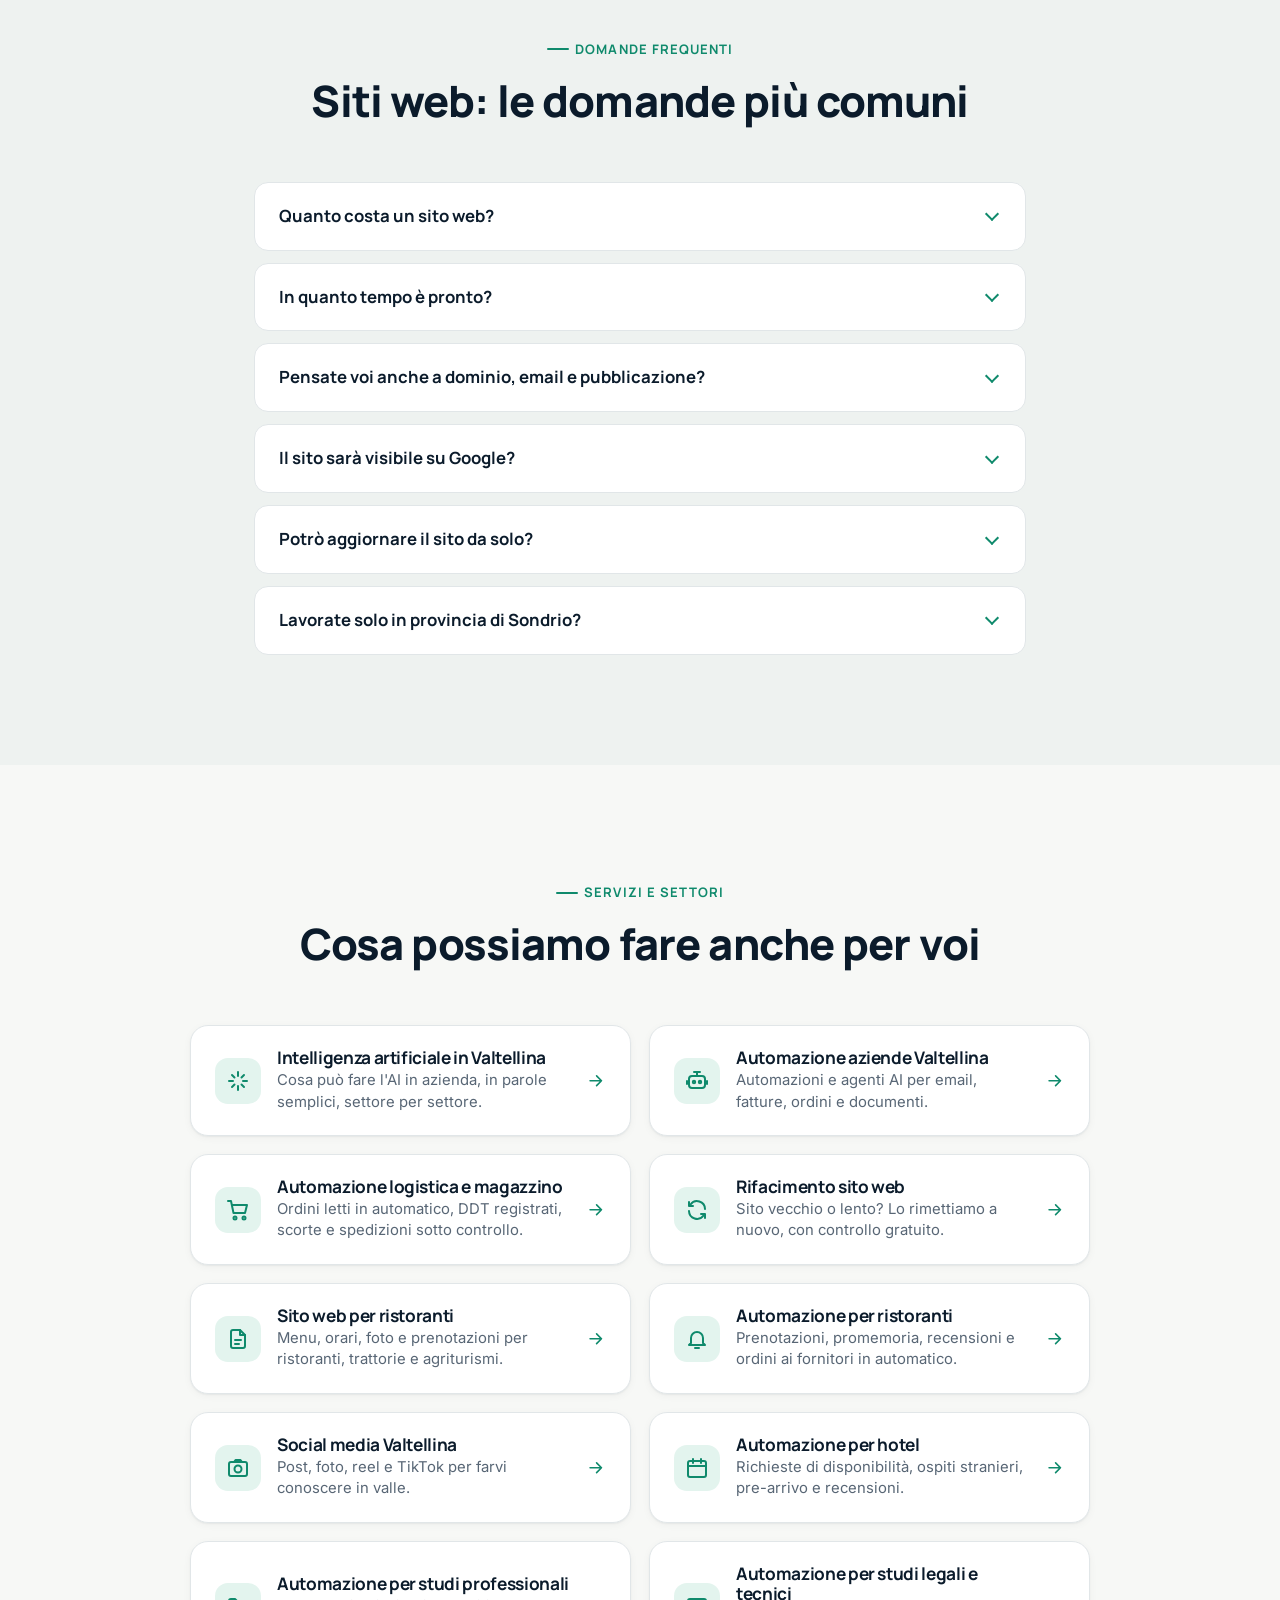
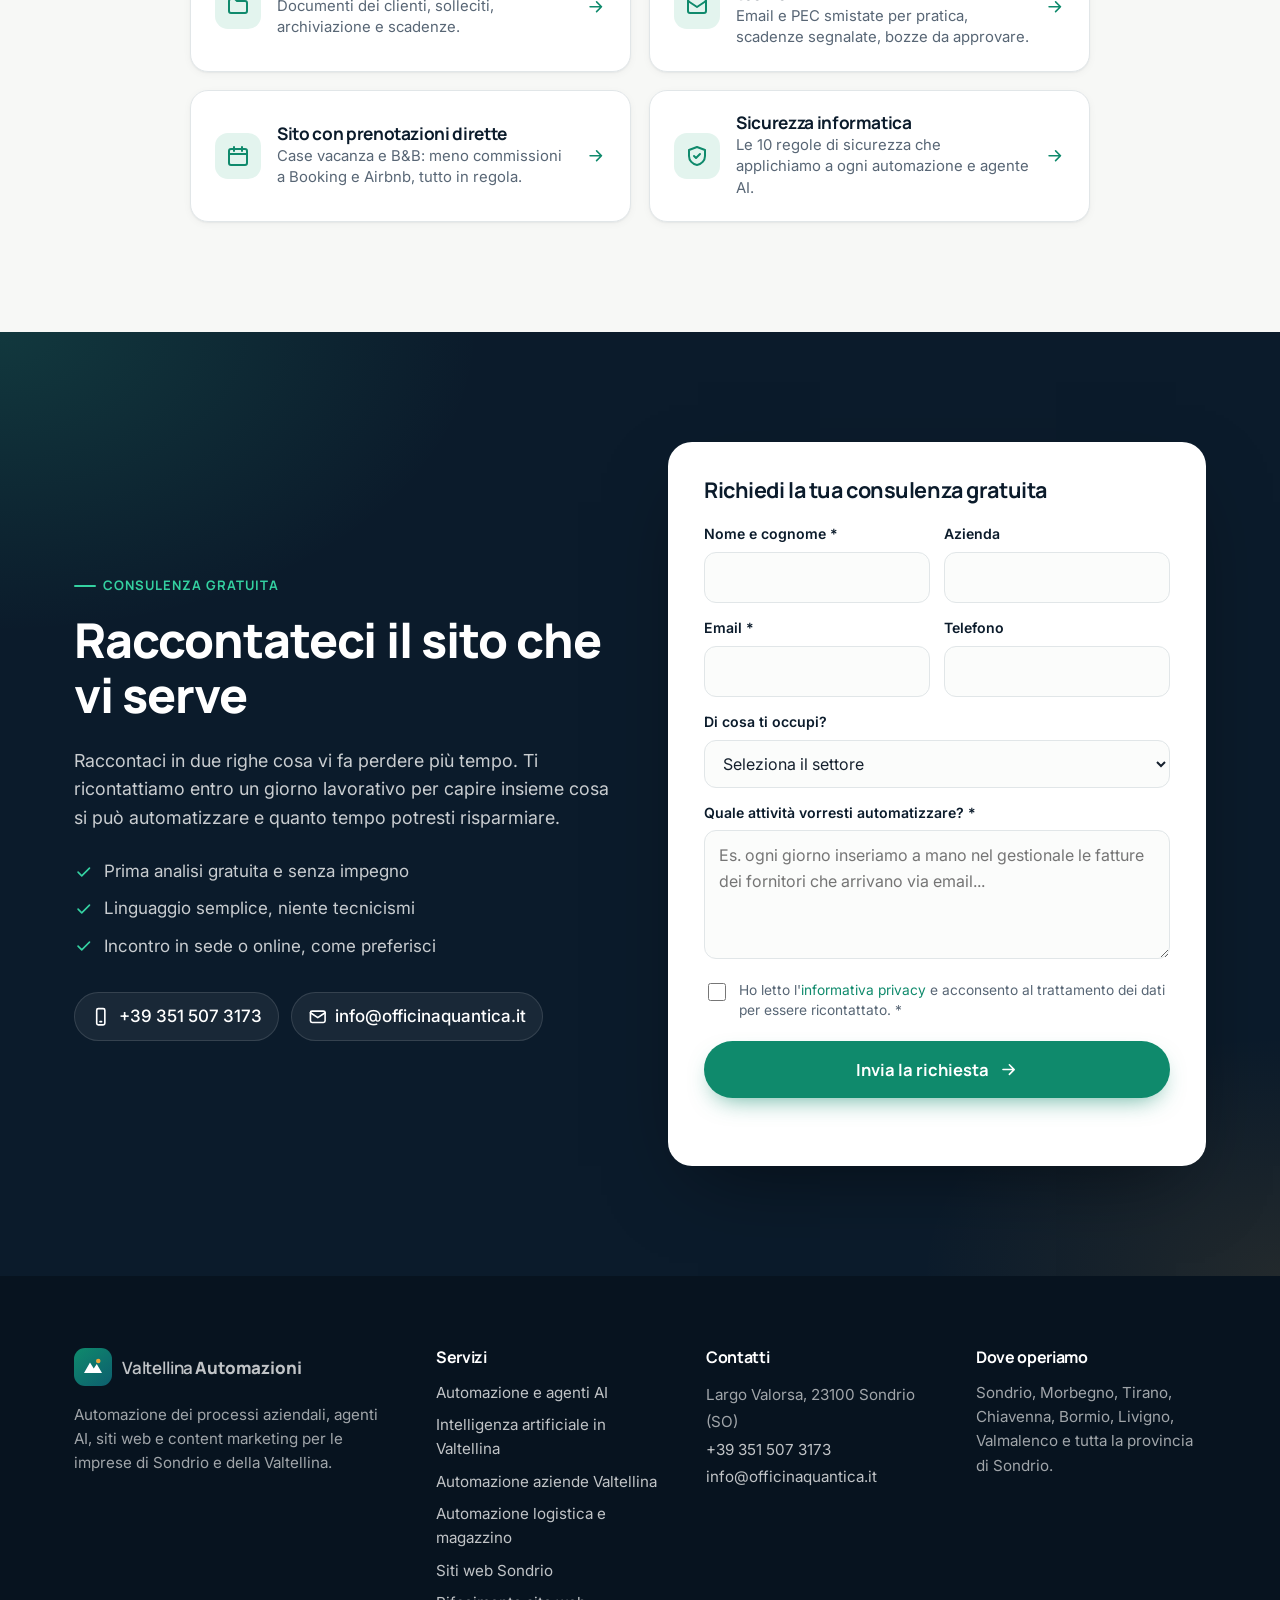
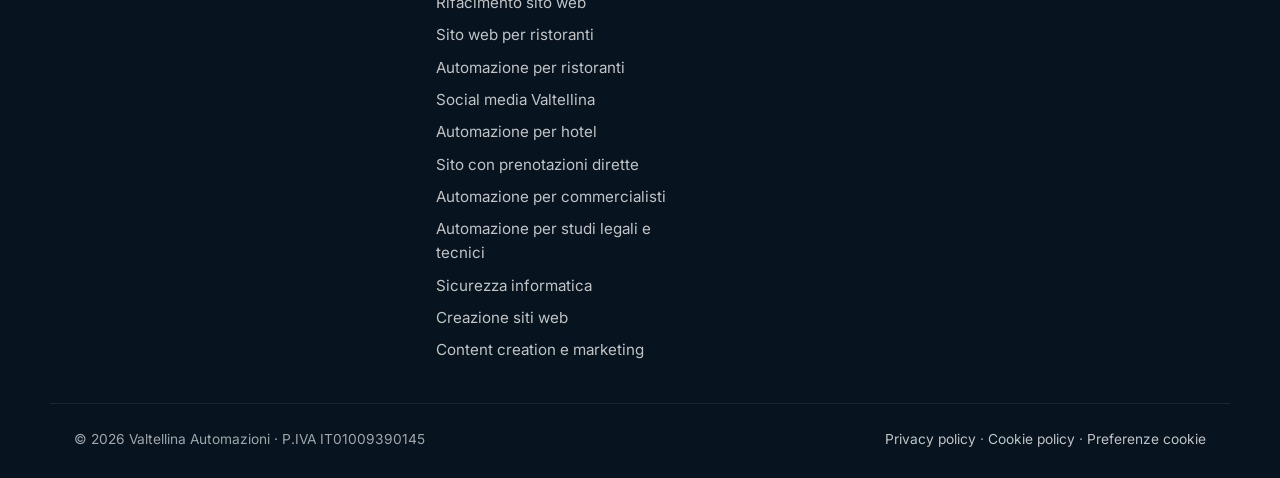
<file: siti-web-sondrio/index.html>
<!DOCTYPE html>
<html lang="it">
<head>
  <meta charset="UTF-8">
  <meta name="viewport" content="width=device-width, initial-scale=1">
  <title>Creazione siti web Sondrio e Valtellina | Valtellina Automazioni</title>
  <meta name="description" content="Creazione di siti web professionali a Sondrio e in Valtellina: siti vetrina, landing page e siti per strutture ricettive, veloci, perfetti da smartphone e ottimizzati per Google. Preventivo gratuito.">
  <link rel="canonical" href="https://www.officinaquantica.it/siti-web-sondrio/">
  <meta name="robots" content="index, follow">
  <meta name="geo.region" content="IT-SO">
  <meta name="geo.placename" content="Sondrio">
  <meta name="theme-color" content="#0B1B2B">
  <meta property="og:type" content="website">
  <meta property="og:locale" content="it_IT">
  <meta property="og:site_name" content="Valtellina Automazioni">
  <meta property="og:title" content="Creazione siti web a Sondrio e in Valtellina">
  <meta property="og:description" content="Siti professionali per aziende, negozi, ristoranti e strutture ricettive della provincia di Sondrio, pensati per farsi trovare su Google.">
  <meta property="og:url" content="https://www.officinaquantica.it/siti-web-sondrio/">

  <meta property="og:image" content="https://www.officinaquantica.it/assets/og-image.jpg">
  <meta property="og:image:width" content="1200">
  <meta property="og:image:height" content="630">
  <meta property="og:image:alt" content="Valtellina Automazioni: automatizza il lavoro, fai crescere la tua azienda">
  <meta name="twitter:card" content="summary_large_image">
  <link rel="icon" href="/favicon.ico" sizes="48x48">
  <link rel="icon" href="/assets/favicon.svg" type="image/svg+xml">
  <link rel="icon" href="/favicon-96x96.png" type="image/png" sizes="96x96">
  <link rel="icon" href="/icon-192.png" type="image/png" sizes="192x192">
  <link rel="apple-touch-icon" href="/apple-touch-icon.png">
  <link rel="preconnect" href="https://fonts.googleapis.com">
  <link rel="preconnect" href="https://fonts.gstatic.com" crossorigin>
  <link href="https://fonts.googleapis.com/css2?family=Inter:wght@400;500;600&family=Manrope:wght@500;600;700;800&display=swap" rel="stylesheet">
  <link rel="stylesheet" href="/css/style.css">
  <script type="application/ld+json">
{
  "@context": "https://schema.org",
  "@type": "Service",
  "name": "Creazione siti web a Sondrio e in Valtellina",
  "serviceType": "Creazione siti web e SEO locale",
  "url": "https://www.officinaquantica.it/siti-web-sondrio/",
  "areaServed": [
    {
      "@type": "AdministrativeArea",
      "name": "Provincia di Sondrio"
    },
    {
      "@type": "Place",
      "name": "Valtellina"
    },
    {
      "@type": "Place",
      "name": "Valchiavenna"
    }
  ],
  "provider": {
    "@type": "ProfessionalService",
    "@id": "https://www.officinaquantica.it/#azienda",
    "name": "Valtellina Automazioni",
    "url": "https://www.officinaquantica.it/",
    "telephone": "+39 351 507 3173",
    "email": "info@officinaquantica.it"
  }
}
  </script>
  <script type="application/ld+json">
{
  "@context": "https://schema.org",
  "@type": "BreadcrumbList",
  "itemListElement": [
    {
      "@type": "ListItem",
      "position": 1,
      "name": "Home",
      "item": "https://www.officinaquantica.it/"
    },
    {
      "@type": "ListItem",
      "position": 2,
      "name": "Siti web Sondrio",
      "item": "https://www.officinaquantica.it/siti-web-sondrio/"
    }
  ]
}
  </script>
  <script type="application/ld+json">
{
  "@context": "https://schema.org",
  "@type": "FAQPage",
  "mainEntity": [
    {
      "@type": "Question",
      "name": "Quanto costa un sito web?",
      "acceptedAnswer": {
        "@type": "Answer",
        "text": "Dipende dal tipo di sito e dal numero di pagine. Dopo un primo confronto gratuito ricevete un preventivo chiaro, con tutto quello che è incluso e senza costi nascosti."
      }
    },
    {
      "@type": "Question",
      "name": "In quanto tempo è pronto?",
      "acceptedAnswer": {
        "@type": "Answer",
        "text": "Un sito vetrina richiede di solito poche settimane, a seconda di quanto velocemente arrivano testi, foto e revisioni. Vi diamo un calendario all'inizio del lavoro."
      }
    },
    {
      "@type": "Question",
      "name": "Pensate voi anche a dominio, email e pubblicazione?",
      "acceptedAnswer": {
        "@type": "Answer",
        "text": "Sì. Vi aiutiamo a scegliere e registrare il dominio, a configurare le caselle email e a pubblicare il sito, che resta intestato a voi."
      }
    },
    {
      "@type": "Question",
      "name": "Il sito sarà visibile su Google?",
      "acceptedAnswer": {
        "@type": "Answer",
        "text": "Ogni sito nasce ottimizzato per le ricerche locali e viene registrato su Google Search Console. Il posizionamento cresce nel tempo: vi spieghiamo cosa fare per migliorarlo, a partire dalla scheda Google Maps e dalle recensioni."
      }
    },
    {
      "@type": "Question",
      "name": "Potrò aggiornare il sito da solo?",
      "acceptedAnswer": {
        "@type": "Answer",
        "text": "Dipende da quanto spesso cambiano i contenuti. Per siti che si aggiornano raramente ci occupiamo noi delle modifiche; se vi serve aggiornare spesso menu, eventi o prodotti, scegliamo una soluzione che vi permetta di farlo in autonomia."
      }
    },
    {
      "@type": "Question",
      "name": "Lavorate solo in provincia di Sondrio?",
      "acceptedAnswer": {
        "@type": "Answer",
        "text": "Seguiamo soprattutto attività della Valtellina e della Valchiavenna, con incontri di persona quando serve. Possiamo lavorare anche con clienti di altre zone."
      }
    }
  ]
}
  </script>
</head>
<body>

  <!-- Icone SVG riutilizzabili -->
  <svg width="0" height="0" style="position:absolute" aria-hidden="true">
    <defs>
      <symbol id="i-mail" viewBox="0 0 24 24"><rect x="3" y="5" width="18" height="14" rx="2"/><path d="m3 7 9 6 9-6"/></symbol>
      <symbol id="i-file" viewBox="0 0 24 24"><path d="M14 3H7a2 2 0 0 0-2 2v14a2 2 0 0 0 2 2h10a2 2 0 0 0 2-2V8z"/><path d="M14 3v5h5M9 13h6M9 17h4"/></symbol>
      <symbol id="i-sheet" viewBox="0 0 24 24"><rect x="3" y="4" width="18" height="16" rx="2"/><path d="M3 10h18M3 15h18M9 4v16"/></symbol>
      <symbol id="i-chart" viewBox="0 0 24 24"><path d="M4 20V10M10 20V4M16 20v-7M22 20H2"/></symbol>
      <symbol id="i-cart" viewBox="0 0 24 24"><circle cx="9" cy="20" r="1.5"/><circle cx="18" cy="20" r="1.5"/><path d="M2 3h3l2.5 12h11.5l2-8H6.2"/></symbol>
      <symbol id="i-link" viewBox="0 0 24 24"><path d="M10 14a5 5 0 0 0 7 0l3-3a5 5 0 0 0-7-7l-1 1"/><path d="M14 10a5 5 0 0 0-7 0l-3 3a5 5 0 0 0 7 7l1-1"/></symbol>
      <symbol id="i-chat" viewBox="0 0 24 24"><path d="M21 12a8 8 0 0 1-11.6 7.1L4 20l1-4.6A8 8 0 1 1 21 12z"/><path d="M8.5 12h.01M12 12h.01M15.5 12h.01"/></symbol>
      <symbol id="i-clock" viewBox="0 0 24 24"><circle cx="12" cy="12" r="9"/><path d="M12 7v5l3 2"/></symbol>
      <symbol id="i-spark" viewBox="0 0 24 24"><path d="M12 3v4M12 17v4M3 12h4M17 12h4M6 6l2.5 2.5M15.5 15.5 18 18M6 18l2.5-2.5M15.5 8.5 18 6"/></symbol>
      <symbol id="i-brain" viewBox="0 0 24 24"><rect x="4" y="7" width="16" height="12" rx="3"/><path d="M12 7V3M9 3h6"/><circle cx="9" cy="13" r="1.2"/><circle cx="15" cy="13" r="1.2"/><path d="M2 12v3M22 12v3"/></symbol>
      <symbol id="i-check" viewBox="0 0 24 24"><path d="m5 12.5 4.5 4.5L19 7.5"/></symbol>
      <symbol id="i-arrow" viewBox="0 0 24 24"><path d="M5 12h14M13 6l6 6-6 6"/></symbol>
      <symbol id="i-globe" viewBox="0 0 24 24"><circle cx="12" cy="12" r="9"/><path d="M3 12h18M12 3a14 14 0 0 1 0 18M12 3a14 14 0 0 0 0 18"/></symbol>
      <symbol id="i-camera" viewBox="0 0 24 24"><rect x="3" y="6" width="18" height="14" rx="2"/><circle cx="12" cy="13" r="3.5"/><path d="M8 6l1.5-2h5L16 6"/></symbol>
      <symbol id="i-search" viewBox="0 0 24 24"><circle cx="11" cy="11" r="7"/><path d="m20 20-3.5-3.5"/></symbol>
      <symbol id="i-user" viewBox="0 0 24 24"><circle cx="12" cy="8" r="4"/><path d="M4 21a8 8 0 0 1 16 0"/></symbol>
      <symbol id="i-pin" viewBox="0 0 24 24"><path d="M12 21s-7-6.2-7-12a7 7 0 0 1 14 0c0 5.8-7 12-7 12z"/><circle cx="12" cy="9" r="2.5"/></symbol>
      <symbol id="i-puzzle" viewBox="0 0 24 24"><path d="M10 3h4v3a2 2 0 1 0 4 0V3h3v7h-3a2 2 0 1 0 0 4h3v7h-7v-3a2 2 0 1 0-4 0v3H3v-7h3a2 2 0 1 0 0-4H3V3h7z"/></symbol>
      <symbol id="i-step" viewBox="0 0 24 24"><path d="M4 18h5v-5h5V8h6"/><circle cx="20" cy="8" r="1.5"/></symbol>
      <symbol id="i-shield" viewBox="0 0 24 24"><path d="M12 3 4 6v6c0 4.5 3.4 8.3 8 9 4.6-.7 8-4.5 8-9V6z"/><path d="m9 12 2 2 4-4"/></symbol>
      <symbol id="i-phone" viewBox="0 0 24 24"><rect x="7" y="2" width="10" height="20" rx="2"/><path d="M11 18h2"/></symbol>
      <symbol id="i-calendar" viewBox="0 0 24 24"><rect x="3" y="5" width="18" height="16" rx="2"/><path d="M3 10h18M8 3v4M16 3v4"/></symbol>
      <symbol id="i-folder" viewBox="0 0 24 24"><path d="M3 7a2 2 0 0 1 2-2h4l2 2h8a2 2 0 0 1 2 2v8a2 2 0 0 1-2 2H5a2 2 0 0 1-2-2z"/></symbol>
      <symbol id="i-bell" viewBox="0 0 24 24"><path d="M6 16V11a6 6 0 0 1 12 0v5l2 2H4z"/><path d="M10 21h4"/></symbol>
      <symbol id="i-refresh" viewBox="0 0 24 24"><path d="M20 11a8 8 0 0 0-14.5-4.5L4 8M4 4v4h4M4 13a8 8 0 0 0 14.5 4.5L20 16M20 20v-4h-4"/></symbol>
      <symbol id="i-lock" viewBox="0 0 24 24"><rect x="5" y="11" width="14" height="10" rx="2"/><path d="M8 11V7a4 4 0 0 1 8 0v4"/><path d="M12 15v2"/></symbol>
      <symbol id="i-key" viewBox="0 0 24 24"><circle cx="8" cy="15" r="4"/><path d="m11 12 9-9M17 6l3 3M15 8l2 2"/></symbol>
    </defs>
  </svg>

  <a class="skip-link" href="#contenuto">Vai al contenuto</a>

  <!-- ===== HEADER ===== -->
  <header class="header" id="top">
    <div class="container header__inner">
      <a href="/" class="logo" aria-label="Valtellina Automazioni - torna all'inizio">
        <span class="logo__mark" aria-hidden="true">
          <svg viewBox="0 0 32 32"><path d="M4 24 12 10l5 8 4-6 7 12z" fill="currentColor"/><circle cx="23" cy="8" r="3" fill="var(--warm)"/></svg>
        </span>
        <span class="logo__text">Valtellina<strong>Automazioni</strong></span>
      </a>

      <nav class="nav" id="nav" aria-label="Navigazione principale">
        <a href="/#soluzione">Come aiutiamo</a>
        <a href="/#esempi">Esempi</a>
        <a href="/#servizi">Servizi</a>
        <a href="/#metodo">Metodo</a>
        <a href="#faq">FAQ</a>
        <a href="#contatti" class="btn btn--primary btn--sm nav__cta">Consulenza gratuita</a>
      </nav>

      <button class="nav-toggle" aria-label="Apri il menu" aria-expanded="false" aria-controls="nav">
        <span></span><span></span><span></span>
      </button>
    </div>
  </header>

  <main id="contenuto">
    <!-- HERO PAGINA -->
    <section class="hero hero--page">
      <div class="hero__bg" aria-hidden="true"></div>
      <div class="container hero__grid">
        <div class="hero__copy">
          <nav class="crumbs" aria-label="Percorso"><a href="/">Home</a> <span aria-hidden="true">›</span> <span>Siti web Sondrio</span></nav>
          <p class="eyebrow eyebrow--light"><svg class="ic"><use href="#i-globe"/></svg> Siti web per la provincia di Sondrio</p>
          <h1>Creazione siti web a Sondrio <span class="hl">e in Valtellina</span></h1>
          <p class="hero__lead">Realizziamo siti professionali per aziende, negozi, ristoranti, artigiani e strutture ricettive della valle. Veloci, perfetti da smartphone e pensati per una cosa sola: farvi trovare su Google e trasformare i visitatori in clienti.</p>
          <div class="hero__ctas">
            <a href="#contatti" class="btn btn--primary btn--lg">Richiedi un preventivo gratuito <svg class="ic"><use href="#i-arrow"/></svg></a>
            <a href="#cosa-realizziamo" class="btn btn--ghost btn--lg">Cosa realizziamo</a>
          </div>
        </div>
      </div>
    </section>

    <!-- PERCHÉ -->
    <section class="section">
      <div class="container prose-grid">
        <div class="prose reveal">
          <p class="eyebrow">Il punto di partenza</p>
          <h2>Un sito non deve solo essere bello: deve portare clienti</h2>
          <p>Molte attività della provincia di Sondrio hanno un sito vecchio, lento da smartphone o che nessuno trova su Google. Altre si affidano solo ai social, che però non compaiono quando un cliente cerca "ristorante a Morbegno" o "idraulico a Tirano".</p>
          <p>Un buon sito fa tre cose: <strong>compare nelle ricerche locali</strong>, spiega in pochi secondi cosa offrite e <strong>rende facile contattarvi</strong> con una chiamata, un messaggio o una prenotazione. Su questo costruiamo ogni progetto.</p>
          <p>Lo vedete anche qui: questo sito l'abbiamo progettato e realizzato noi, con gli stessi criteri che usiamo per i nostri clienti.</p>
        </div>
        <aside class="note-card reveal">
          <h3>Incluso in ogni sito</h3>
          <ul>
            <li><svg class="ic"><use href="#i-check"/></svg> design su misura, non un modello generico</li>
            <li><svg class="ic"><use href="#i-check"/></svg> perfetto da smartphone e tablet</li>
            <li><svg class="ic"><use href="#i-check"/></svg> caricamento veloce e connessione sicura (HTTPS)</li>
            <li><svg class="ic"><use href="#i-check"/></svg> SEO locale di base e registrazione su Google</li>
            <li><svg class="ic"><use href="#i-check"/></svg> modulo contatti, telefono e WhatsApp a portata di tocco</li>
            <li><svg class="ic"><use href="#i-check"/></svg> collegamento a Google Maps e ai vostri social</li>
          </ul>
        </aside>
      </div>
    </section>

    <!-- COSA REALIZZIAMO -->
    <section class="section section--tint" id="cosa-realizziamo">
      <div class="container">
        <div class="section__head reveal">
          <p class="eyebrow">Cosa realizziamo</p>
          <h2>Il sito giusto per la vostra attività</h2>
          <p class="section__lead">Partiamo dall'obiettivo: farvi chiamare, farvi prenotare, presentare l'azienda o lanciare un prodotto. Da lì scegliamo il tipo di sito più adatto.</p>
        </div>
        <div class="pain-grid">
          <article class="pain reveal">
            <svg class="pain__ic"><use href="#i-globe"/></svg>
            <h3>Siti vetrina per aziende</h3>
            <p>Presentano chi siete, cosa fate e dove operate, con pagine dedicate ai servizi per comparire nelle ricerche più importanti del vostro settore.</p>
          </article>
          <article class="pain reveal">
            <svg class="pain__ic"><use href="#i-calendar"/></svg>
            <h3>Hotel, B&amp;B e appartamenti</h3>
            <p>Per le strutture di Bormio, Livigno, Valmalenco e di tutta la valle: camere, servizi, foto, contatti diretti e collegamento al sistema di prenotazione, anche in più lingue. <a href="/sito-prenotazioni-dirette-case-vacanza/">Come ricevere prenotazioni dirette senza commissioni</a>.</p>
          </article>
          <article class="pain reveal">
            <svg class="pain__ic"><use href="#i-cart"/></svg>
            <h3>Ristoranti, negozi e cantine</h3>
            <p>Menu o prodotti sempre aggiornati, orari, mappa, prenotazione tavoli o richiesta informazioni: tutto quello che un cliente cerca prima di passare da voi.</p>
          </article>
          <article class="pain reveal">
            <svg class="pain__ic"><use href="#i-step"/></svg>
            <h3>Artigiani e imprese edili</h3>
            <p>Lavori realizzati, zone servite e un modulo per chiedere un preventivo con foto e misure: meno telefonate a vuoto, richieste più chiare.</p>
          </article>
          <article class="pain reveal">
            <svg class="pain__ic"><use href="#i-chart"/></svg>
            <h3>Landing page per campagne</h3>
            <p>Pagine singole pensate per una promozione, un evento o una campagna pubblicitaria, con un solo obiettivo e un invito all'azione chiaro.</p>
          </article>
          <article class="pain reveal">
            <svg class="pain__ic"><use href="#i-refresh"/></svg>
            <h3>Rifacimento di siti esistenti</h3>
            <p>Se il sito c'è ma è lento, datato o non vi porta contatti, lo rinnoviamo mantenendo dominio e posizionamento già ottenuti su Google.</p>
          </article>
        </div>
      </div>
    </section>

    <!-- SEO LOCALE -->
    <section class="section">
      <div class="container prose-grid">
        <div class="prose reveal">
          <p class="eyebrow">Farsi trovare</p>
          <h2>SEO locale: comparire quando vi cercano in zona</h2>
          <p>La maggior parte delle ricerche che portano clienti a un'attività della valle contiene un luogo: "Sondrio", "Valtellina", il nome del paese. Per comparire lì servono un sito costruito bene e una presenza coerente su Google.</p>
          <p>Per questo ogni sito che realizziamo nasce con titoli e descrizioni pensati per le ricerche locali, pagine dedicate ai servizi principali, dati strutturati che aiutano Google a capire chi siete e dove lavorate, registrazione su Google Search Console e indicazioni per la scheda Google Maps.</p>
          <a href="#contatti" class="btn btn--primary">Chiedi un'analisi del tuo sito <svg class="ic"><use href="#i-arrow"/></svg></a>
        </div>
        <aside class="note-card note-card--dark reveal">
          <h3>Come lavoriamo</h3>
          <ol class="mini-flow">
            <li><span>1</span> Incontro e obiettivi del sito</li>
            <li><span>2</span> Struttura, testi e proposta grafica</li>
            <li><span>3</span> Realizzazione e vostre revisioni</li>
            <li><span>4</span> Pubblicazione e registrazione su Google</li>
            <li><span>5</span> Assistenza e aggiornamenti nel tempo</li>
          </ol>
        </aside>
      </div>
    </section>

    <!-- FAQ -->
    <section class="section section--tint" id="faq">
      <div class="container container--narrow">
        <div class="section__head reveal">
          <p class="eyebrow">Domande frequenti</p>
          <h2>Siti web: le domande più comuni</h2>
        </div>
        <div class="faq reveal">
          <details><summary>Quanto costa un sito web?</summary><p>Dipende dal tipo di sito e dal numero di pagine. Dopo un primo confronto gratuito ricevete un preventivo chiaro, con tutto quello che è incluso e senza costi nascosti.</p></details>
          <details><summary>In quanto tempo è pronto?</summary><p>Un sito vetrina richiede di solito poche settimane, a seconda di quanto velocemente arrivano testi, foto e revisioni. Vi diamo un calendario all'inizio del lavoro.</p></details>
          <details><summary>Pensate voi anche a dominio, email e pubblicazione?</summary><p>Sì. Vi aiutiamo a scegliere e registrare il dominio, a configurare le caselle email e a pubblicare il sito, che resta intestato a voi.</p></details>
          <details><summary>Il sito sarà visibile su Google?</summary><p>Ogni sito nasce ottimizzato per le ricerche locali e viene registrato su Google Search Console. Il posizionamento cresce nel tempo: vi spieghiamo cosa fare per migliorarlo, a partire dalla scheda Google Maps e dalle recensioni.</p></details>
          <details><summary>Potrò aggiornare il sito da solo?</summary><p>Dipende da quanto spesso cambiano i contenuti. Per siti che si aggiornano raramente ci occupiamo noi delle modifiche; se vi serve aggiornare spesso menu, eventi o prodotti, scegliamo una soluzione che vi permetta di farlo in autonomia.</p></details>
          <details><summary>Lavorate solo in provincia di Sondrio?</summary><p>Seguiamo soprattutto attività della Valtellina e della Valchiavenna, con incontri di persona quando serve. Possiamo lavorare anche con clienti di altre zone.</p></details>
        </div>
      </div>
    </section>

    <!-- ALTRI SERVIZI -->
    <section class="section section--related">
      <div class="container">
        <div class="section__head reveal"><p class="eyebrow">Servizi e settori</p><h2>Cosa possiamo fare anche per voi</h2></div>
        <div class="related">
          <a class="related__item reveal" href="/intelligenza-artificiale-valtellina/"><svg class="ic"><use href="#i-spark"/></svg><div><h3>Intelligenza artificiale in Valtellina</h3><p>Cosa può fare l'AI in azienda, in parole semplici, settore per settore.</p></div><svg class="ic related__go"><use href="#i-arrow"/></svg></a>
          <a class="related__item reveal" href="/automazione-aziende-valtellina/"><svg class="ic"><use href="#i-brain"/></svg><div><h3>Automazione aziende Valtellina</h3><p>Automazioni e agenti AI per email, fatture, ordini e documenti.</p></div><svg class="ic related__go"><use href="#i-arrow"/></svg></a>
          <a class="related__item reveal" href="/automazione-logistica-magazzino-sondrio/"><svg class="ic"><use href="#i-cart"/></svg><div><h3>Automazione logistica e magazzino</h3><p>Ordini letti in automatico, DDT registrati, scorte e spedizioni sotto controllo.</p></div><svg class="ic related__go"><use href="#i-arrow"/></svg></a>
          <a class="related__item reveal" href="/rifacimento-sito-web-sondrio/"><svg class="ic"><use href="#i-refresh"/></svg><div><h3>Rifacimento sito web</h3><p>Sito vecchio o lento? Lo rimettiamo a nuovo, con controllo gratuito.</p></div><svg class="ic related__go"><use href="#i-arrow"/></svg></a>
          <a class="related__item reveal" href="/sito-web-ristoranti-valtellina/"><svg class="ic"><use href="#i-file"/></svg><div><h3>Sito web per ristoranti</h3><p>Menu, orari, foto e prenotazioni per ristoranti, trattorie e agriturismi.</p></div><svg class="ic related__go"><use href="#i-arrow"/></svg></a>
          <a class="related__item reveal" href="/automazione-ristoranti-valtellina/"><svg class="ic"><use href="#i-bell"/></svg><div><h3>Automazione per ristoranti</h3><p>Prenotazioni, promemoria, recensioni e ordini ai fornitori in automatico.</p></div><svg class="ic related__go"><use href="#i-arrow"/></svg></a>
          <a class="related__item reveal" href="/social-media-valtellina/"><svg class="ic"><use href="#i-camera"/></svg><div><h3>Social media Valtellina</h3><p>Post, foto, reel e TikTok per farvi conoscere in valle.</p></div><svg class="ic related__go"><use href="#i-arrow"/></svg></a>
          <a class="related__item reveal" href="/automazione-hotel-valtellina/"><svg class="ic"><use href="#i-calendar"/></svg><div><h3>Automazione per hotel</h3><p>Richieste di disponibilità, ospiti stranieri, pre-arrivo e recensioni.</p></div><svg class="ic related__go"><use href="#i-arrow"/></svg></a>
          <a class="related__item reveal" href="/automazione-commercialisti-sondrio/"><svg class="ic"><use href="#i-folder"/></svg><div><h3>Automazione per studi professionali</h3><p>Documenti dei clienti, solleciti, archiviazione e scadenze.</p></div><svg class="ic related__go"><use href="#i-arrow"/></svg></a>
          <a class="related__item reveal" href="/automazione-studi-legali-tecnici-sondrio/"><svg class="ic"><use href="#i-mail"/></svg><div><h3>Automazione per studi legali e tecnici</h3><p>Email e PEC smistate per pratica, scadenze segnalate, bozze da approvare.</p></div><svg class="ic related__go"><use href="#i-arrow"/></svg></a>
          <a class="related__item reveal" href="/sito-prenotazioni-dirette-case-vacanza/"><svg class="ic"><use href="#i-calendar"/></svg><div><h3>Sito con prenotazioni dirette</h3><p>Case vacanza e B&B: meno commissioni a Booking e Airbnb, tutto in regola.</p></div><svg class="ic related__go"><use href="#i-arrow"/></svg></a>
          <a class="related__item reveal" href="/sicurezza-informatica-automazioni/"><svg class="ic"><use href="#i-shield"/></svg><div><h3>Sicurezza informatica</h3><p>Le 10 regole di sicurezza che applichiamo a ogni automazione e agente AI.</p></div><svg class="ic related__go"><use href="#i-arrow"/></svg></a>
        </div>
      </div>
    </section>

    <!-- ===== 8. CTA FINALE / CONTATTI ===== -->
    <section class="section section--cta" id="contatti">
      <div class="container cta">
        <div class="cta__copy reveal">
          <p class="eyebrow eyebrow--light">Consulenza gratuita</p>
          <h2>Raccontateci il sito che vi serve</h2>
          <p class="cta__lead">Raccontaci in due righe cosa vi fa perdere più tempo. Ti ricontattiamo entro un giorno lavorativo per capire insieme cosa si può automatizzare e quanto tempo potresti risparmiare.</p>
          <ul class="cta__points">
            <li><svg class="ic"><use href="#i-check"/></svg> Prima analisi gratuita e senza impegno</li>
            <li><svg class="ic"><use href="#i-check"/></svg> Linguaggio semplice, niente tecnicismi</li>
            <li><svg class="ic"><use href="#i-check"/></svg> Incontro in sede o online, come preferisci</li>
          </ul>
          <div class="cta__direct">
            <a href="tel:+393515073173"><svg class="ic"><use href="#i-phone"/></svg> +39 351 507 3173</a>
            <a href="mailto:info@officinaquantica.it"><svg class="ic"><use href="#i-mail"/></svg> info@officinaquantica.it</a>
          </div>
        </div>

        <form class="form reveal" id="contact-form" action="https://formsubmit.co/ajax/info@officinaquantica.it" method="POST" novalidate>
          <input type="hidden" name="_subject" value="Nuova richiesta dal sito: pagina Siti web Sondrio">
          <input type="hidden" name="_template" value="table">
          <input type="text" name="_honey" tabindex="-1" autocomplete="off" aria-hidden="true" style="position:absolute;left:-9999px">
          <h3 class="form__title">Richiedi la tua consulenza gratuita</h3>
          <div class="form__row">
            <label class="field">
              <span>Nome e cognome *</span>
              <input type="text" name="nome" autocomplete="name" required>
            </label>
            <label class="field">
              <span>Azienda</span>
              <input type="text" name="azienda" autocomplete="organization">
            </label>
          </div>
          <div class="form__row">
            <label class="field">
              <span>Email *</span>
              <input type="email" name="email" autocomplete="email" required>
            </label>
            <label class="field">
              <span>Telefono</span>
              <input type="tel" name="telefono" autocomplete="tel">
            </label>
          </div>
          <label class="field">
            <span>Di cosa ti occupi?</span>
            <select name="settore">
              <option value="">Seleziona il settore</option>
              <option>Azienda / PMI</option>
              <option>Studio professionale</option>
              <option>Negozio / Commercio</option>
              <option>Ristorante / Struttura ricettiva</option>
              <option>Artigiano</option>
              <option>Altro</option>
            </select>
          </label>
          <label class="field">
            <span>Quale attività vorresti automatizzare? *</span>
            <textarea name="messaggio" rows="4" required placeholder="Es. ogni giorno inseriamo a mano nel gestionale le fatture dei fornitori che arrivano via email..."></textarea>
          </label>
          <label class="check">
            <input type="checkbox" name="privacy" required>
            <span>Ho letto l'<a href="/privacy.html">informativa privacy</a> e acconsento al trattamento dei dati per essere ricontattato. *</span>
          </label>
          <button type="submit" class="btn btn--primary btn--lg btn--block">Invia la richiesta <svg class="ic"><use href="#i-arrow"/></svg></button>
          <p class="form__msg" id="form-msg" role="status" aria-live="polite"></p>
        </form>
      </div>
    </section>
  </main>

  <!-- ===== FOOTER ===== -->
  <footer class="footer">
    <div class="container footer__grid">
      <div>
        <a href="/" class="logo logo--footer" aria-label="Valtellina Automazioni">
          <span class="logo__mark" aria-hidden="true">
            <svg viewBox="0 0 32 32"><path d="M4 24 12 10l5 8 4-6 7 12z" fill="currentColor"/><circle cx="23" cy="8" r="3" fill="var(--warm)"/></svg>
          </span>
          <span class="logo__text">Valtellina<strong>Automazioni</strong></span>
        </a>
        <p class="footer__claim">Automazione dei processi aziendali, agenti AI, siti web e content marketing per le imprese di Sondrio e della Valtellina.</p>
      </div>
      <div>
        <h3>Servizi</h3>
        <ul>
          <li><a href="/#automazione">Automazione e agenti AI</a></li>
          <li><a href="/intelligenza-artificiale-valtellina/">Intelligenza artificiale in Valtellina</a></li>
          <li><a href="/automazione-aziende-valtellina/">Automazione aziende Valtellina</a></li>
          <li><a href="/automazione-logistica-magazzino-sondrio/">Automazione logistica e magazzino</a></li>
          <li><a href="/siti-web-sondrio/">Siti web Sondrio</a></li>
          <li><a href="/rifacimento-sito-web-sondrio/">Rifacimento sito web</a></li>
          <li><a href="/sito-web-ristoranti-valtellina/">Sito web per ristoranti</a></li>
          <li><a href="/automazione-ristoranti-valtellina/">Automazione per ristoranti</a></li>
          <li><a href="/social-media-valtellina/">Social media Valtellina</a></li>
          <li><a href="/automazione-hotel-valtellina/">Automazione per hotel</a></li>
          <li><a href="/sito-prenotazioni-dirette-case-vacanza/">Sito con prenotazioni dirette</a></li>
          <li><a href="/automazione-commercialisti-sondrio/">Automazione per commercialisti</a></li>
          <li><a href="/automazione-studi-legali-tecnici-sondrio/">Automazione per studi legali e tecnici</a></li>
          <li><a href="/sicurezza-informatica-automazioni/">Sicurezza informatica</a></li>
          <li><a href="/#siti-web">Creazione siti web</a></li>
          <li><a href="/#content-marketing">Content creation e marketing</a></li>
        </ul>
      </div>
      <div>
        <h3>Contatti</h3>
        <address>
          Largo Valorsa, 23100 Sondrio (SO)<br>
          <a href="tel:+393515073173">+39 351 507 3173</a><br>
          <a href="mailto:info@officinaquantica.it">info@officinaquantica.it</a>
        </address>
      </div>
      <div>
        <h3>Dove operiamo</h3>
        <p class="footer__areas">Sondrio, Morbegno, Tirano, Chiavenna, Bormio, Livigno, Valmalenco e tutta la provincia di Sondrio.</p>
      </div>
    </div>
    <div class="container footer__bottom">
      <p>© <span id="year">2026</span> Valtellina Automazioni · P.IVA IT01009390145</p>
      <p><a href="/privacy.html">Privacy policy</a> · <a href="/privacy.html#cookie">Cookie policy</a> · <a href="#" data-cookie-prefs>Preferenze cookie</a></p>
    </div>
  </footer>

  <!-- CTA fissa su smartphone -->
  <a href="#contatti" class="mobile-cta">Richiedi una consulenza gratuita</a>

  <script src="/js/main.js" defer></script>
  <script src="/js/cookie-consent.js" defer></script>
</body>
</html>
</file>
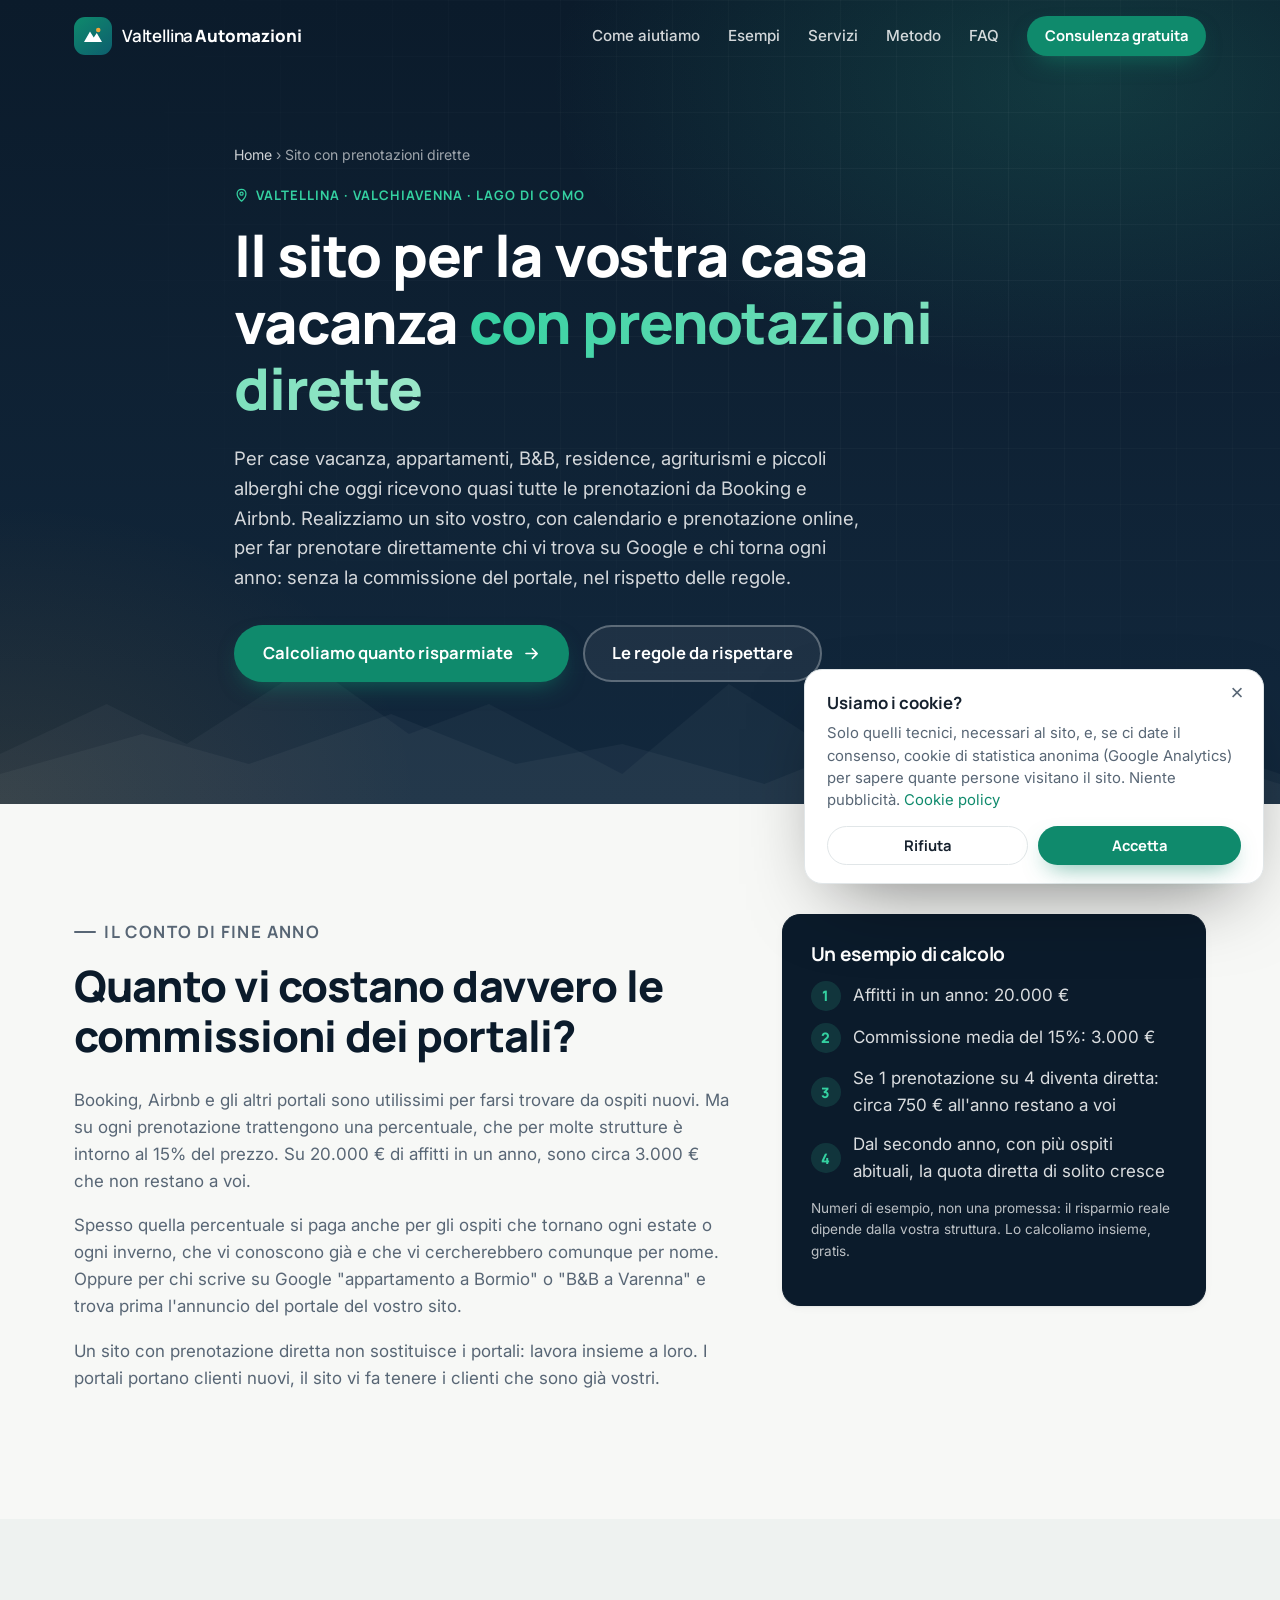
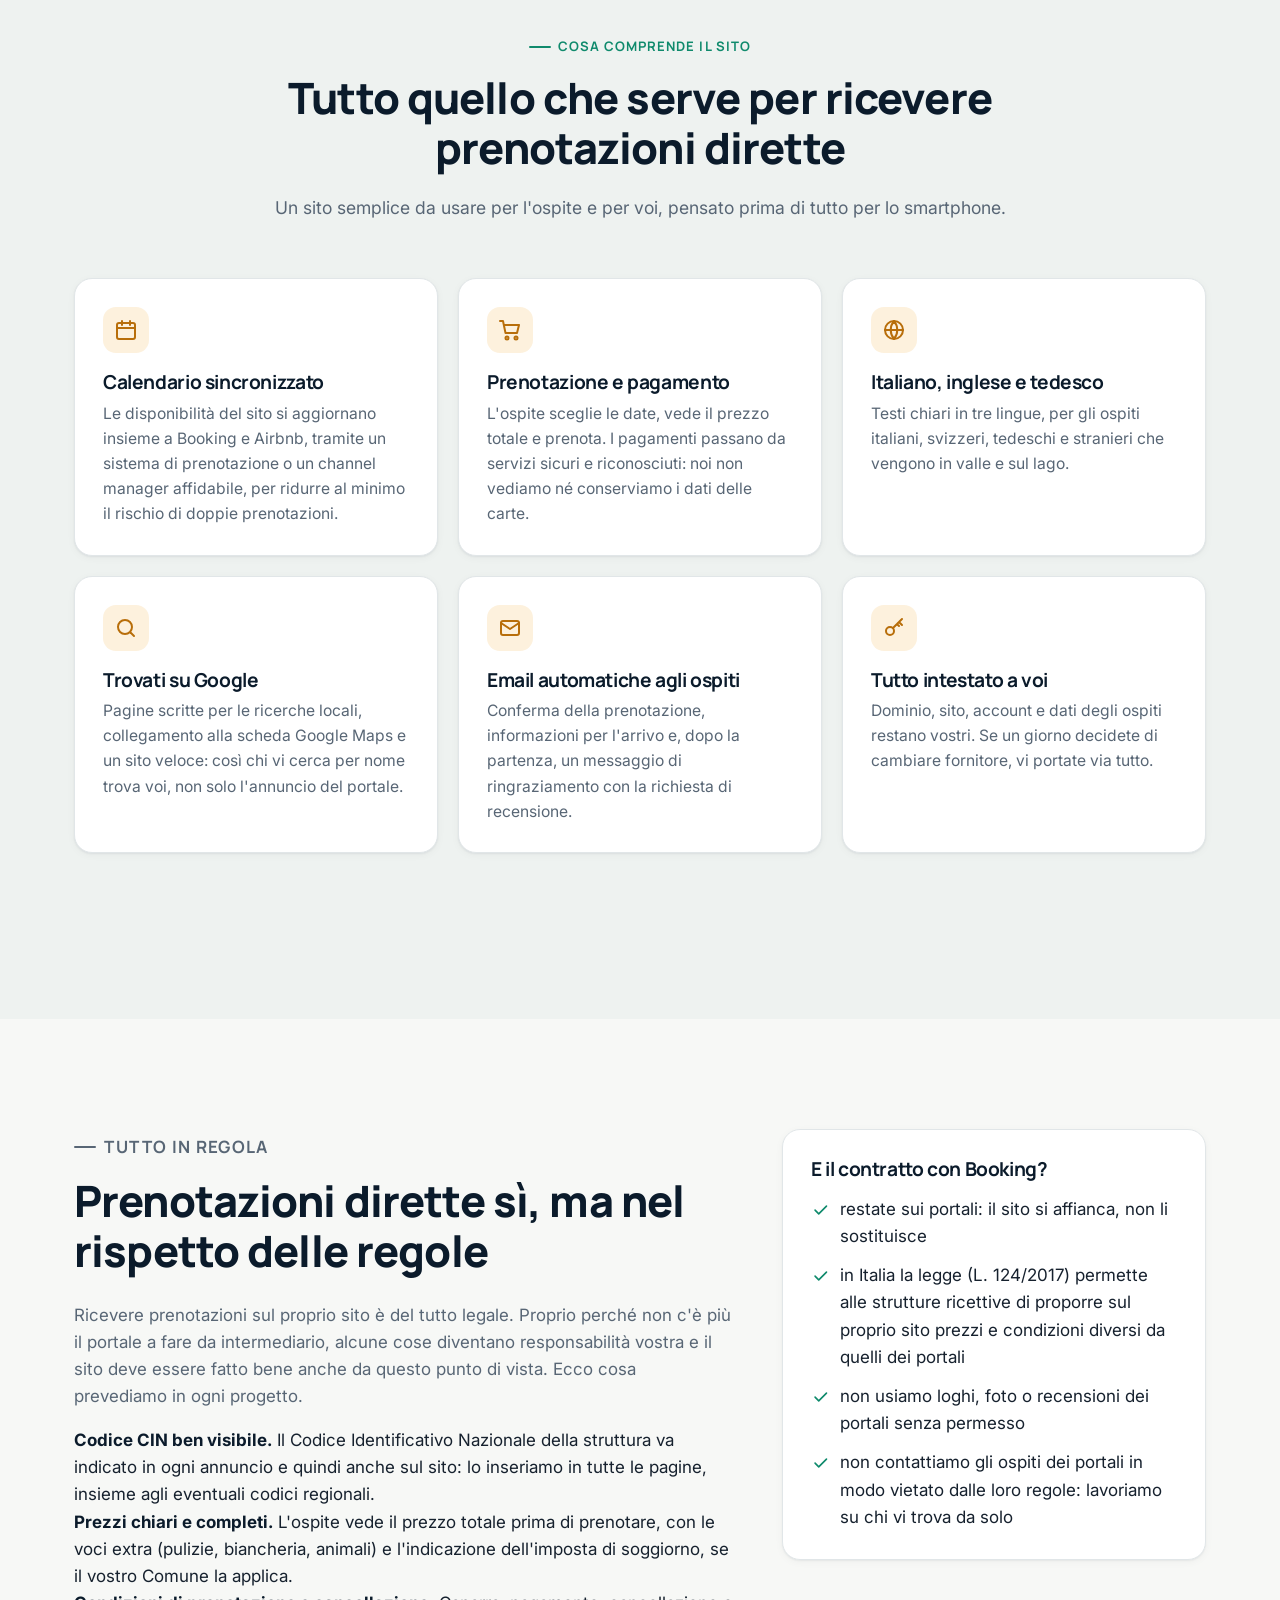
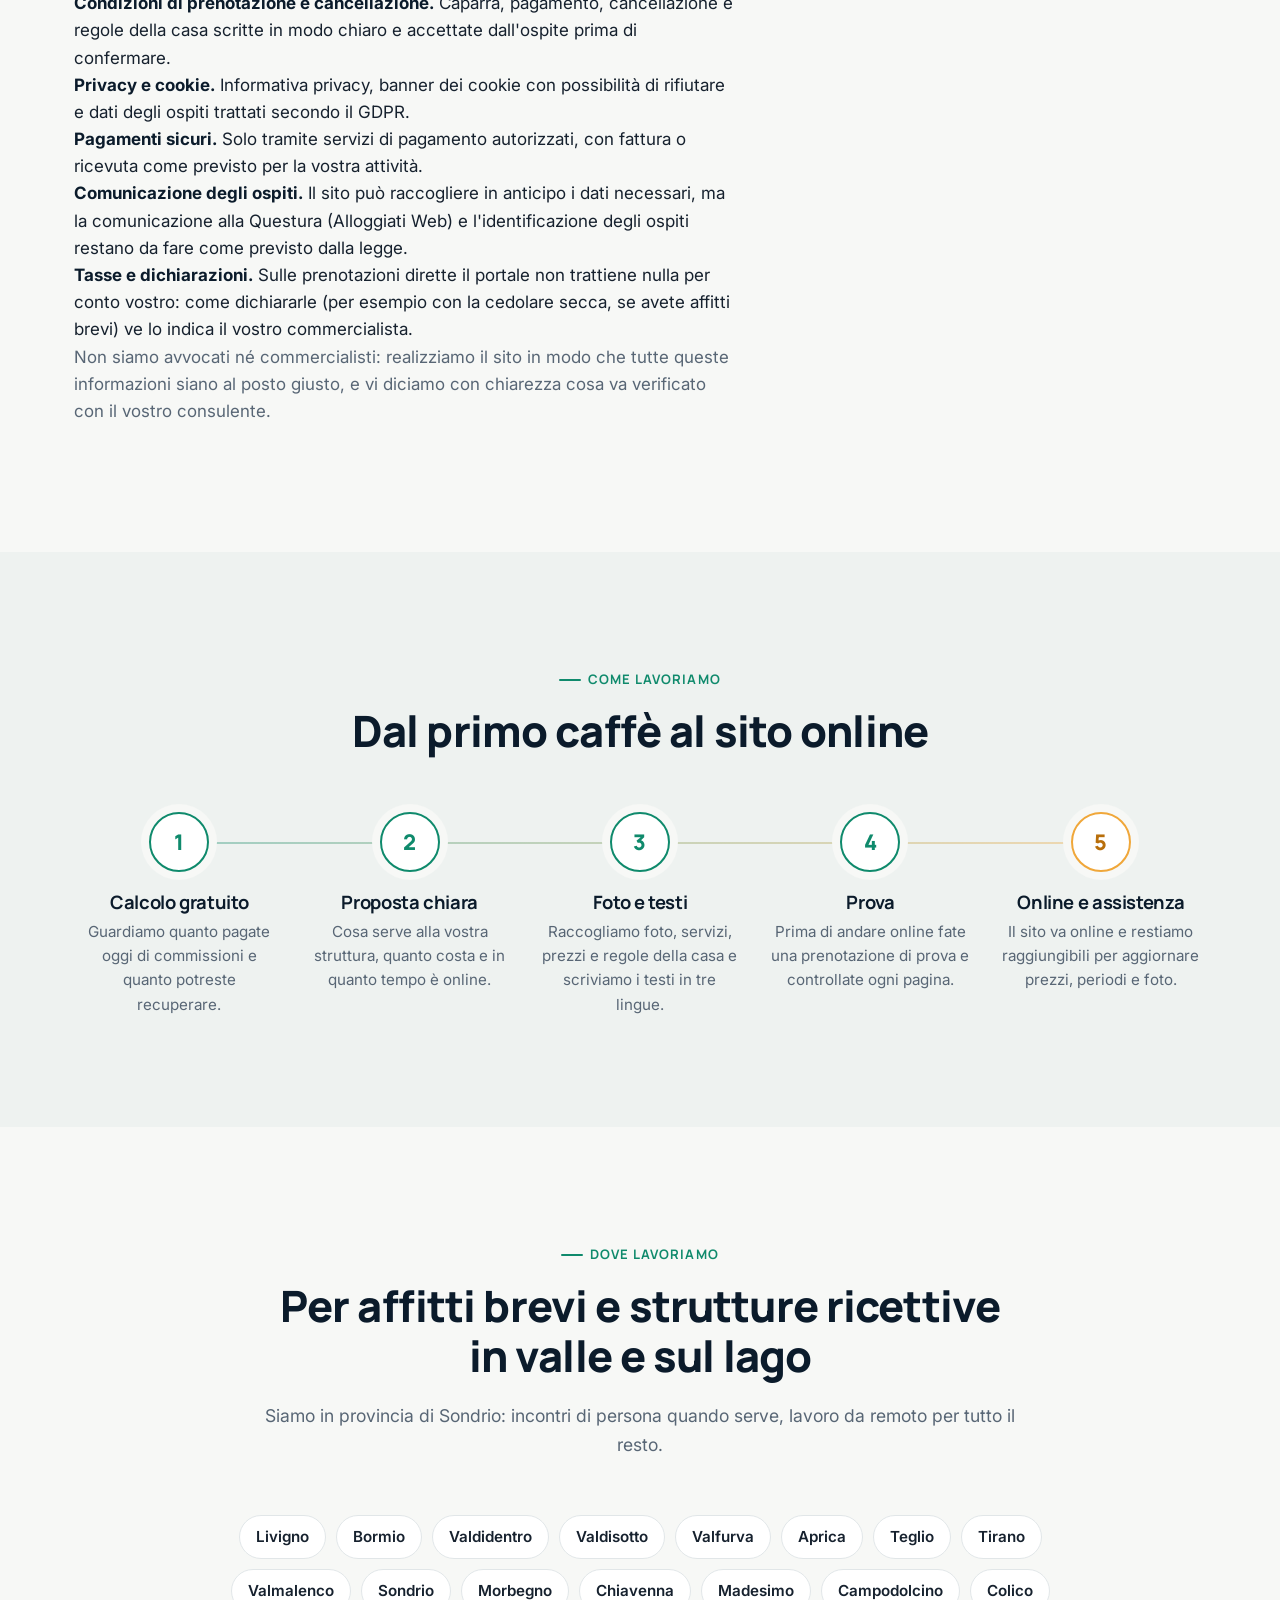
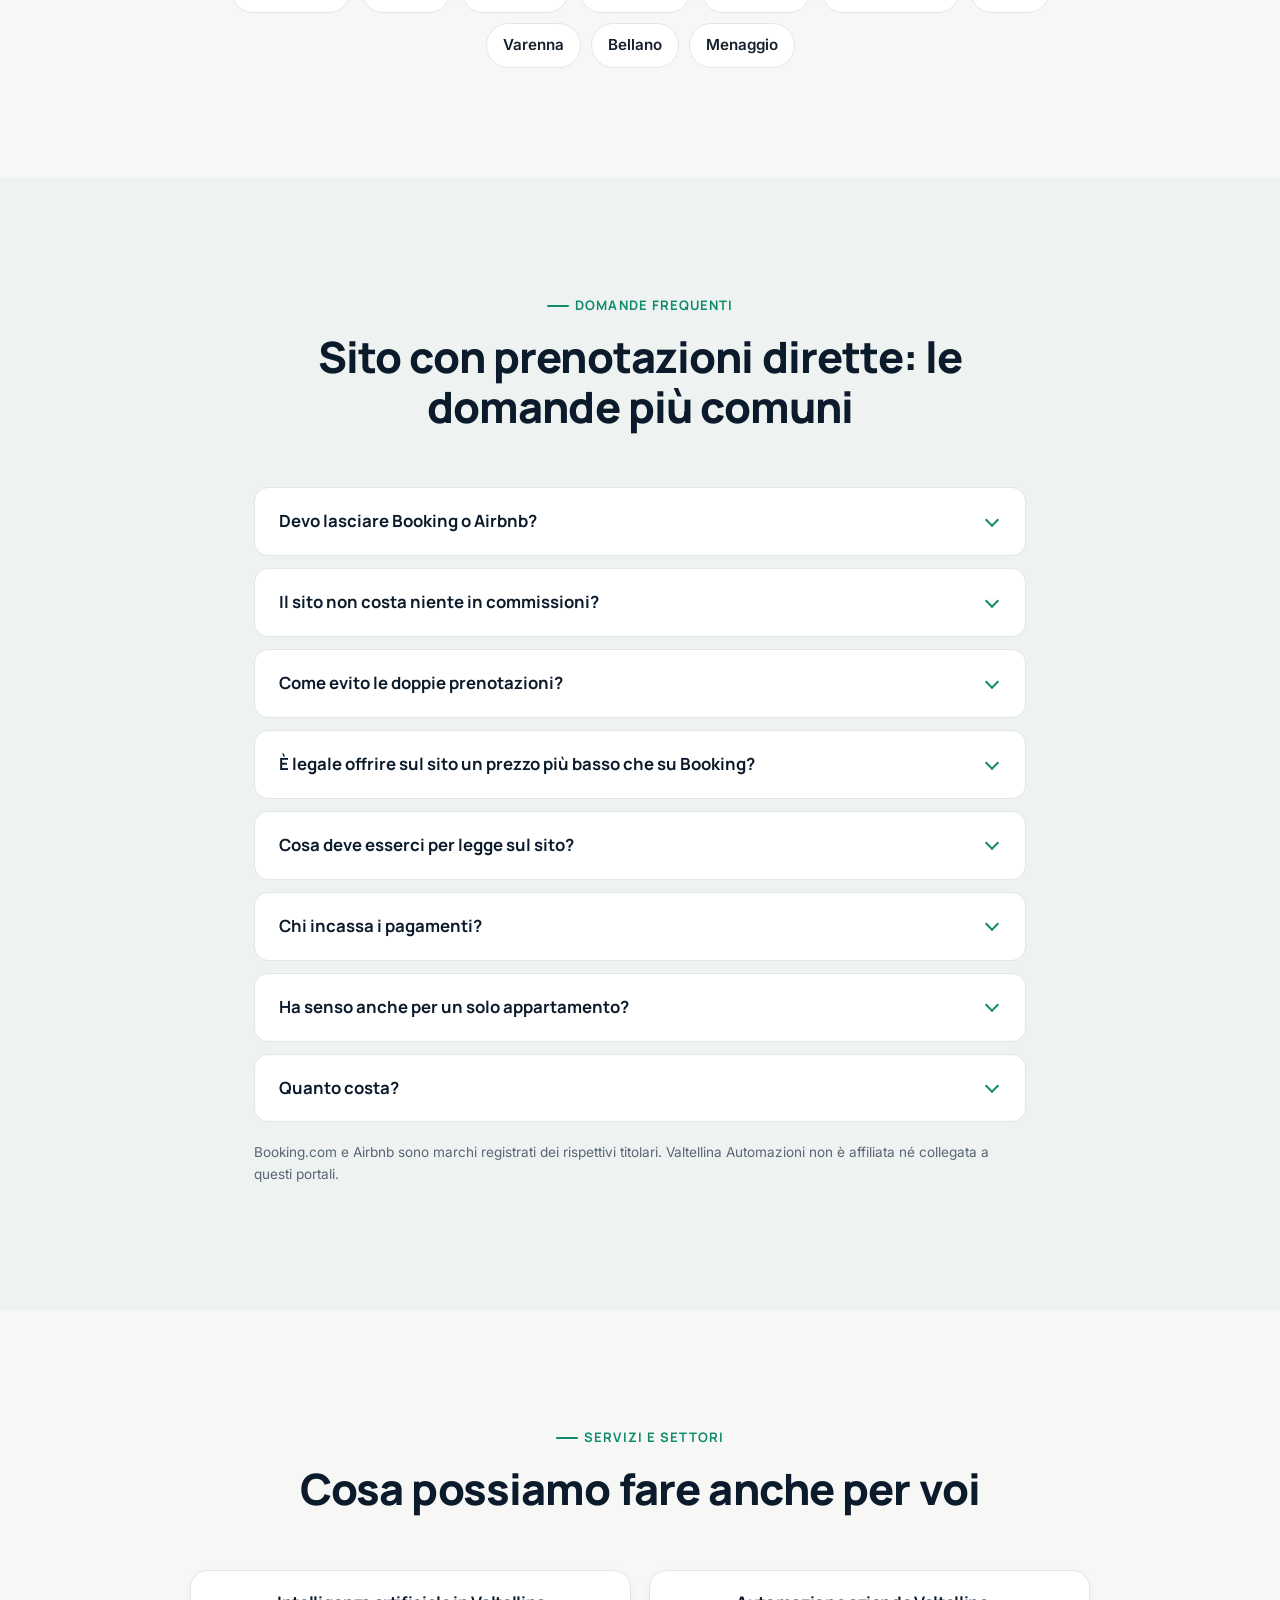
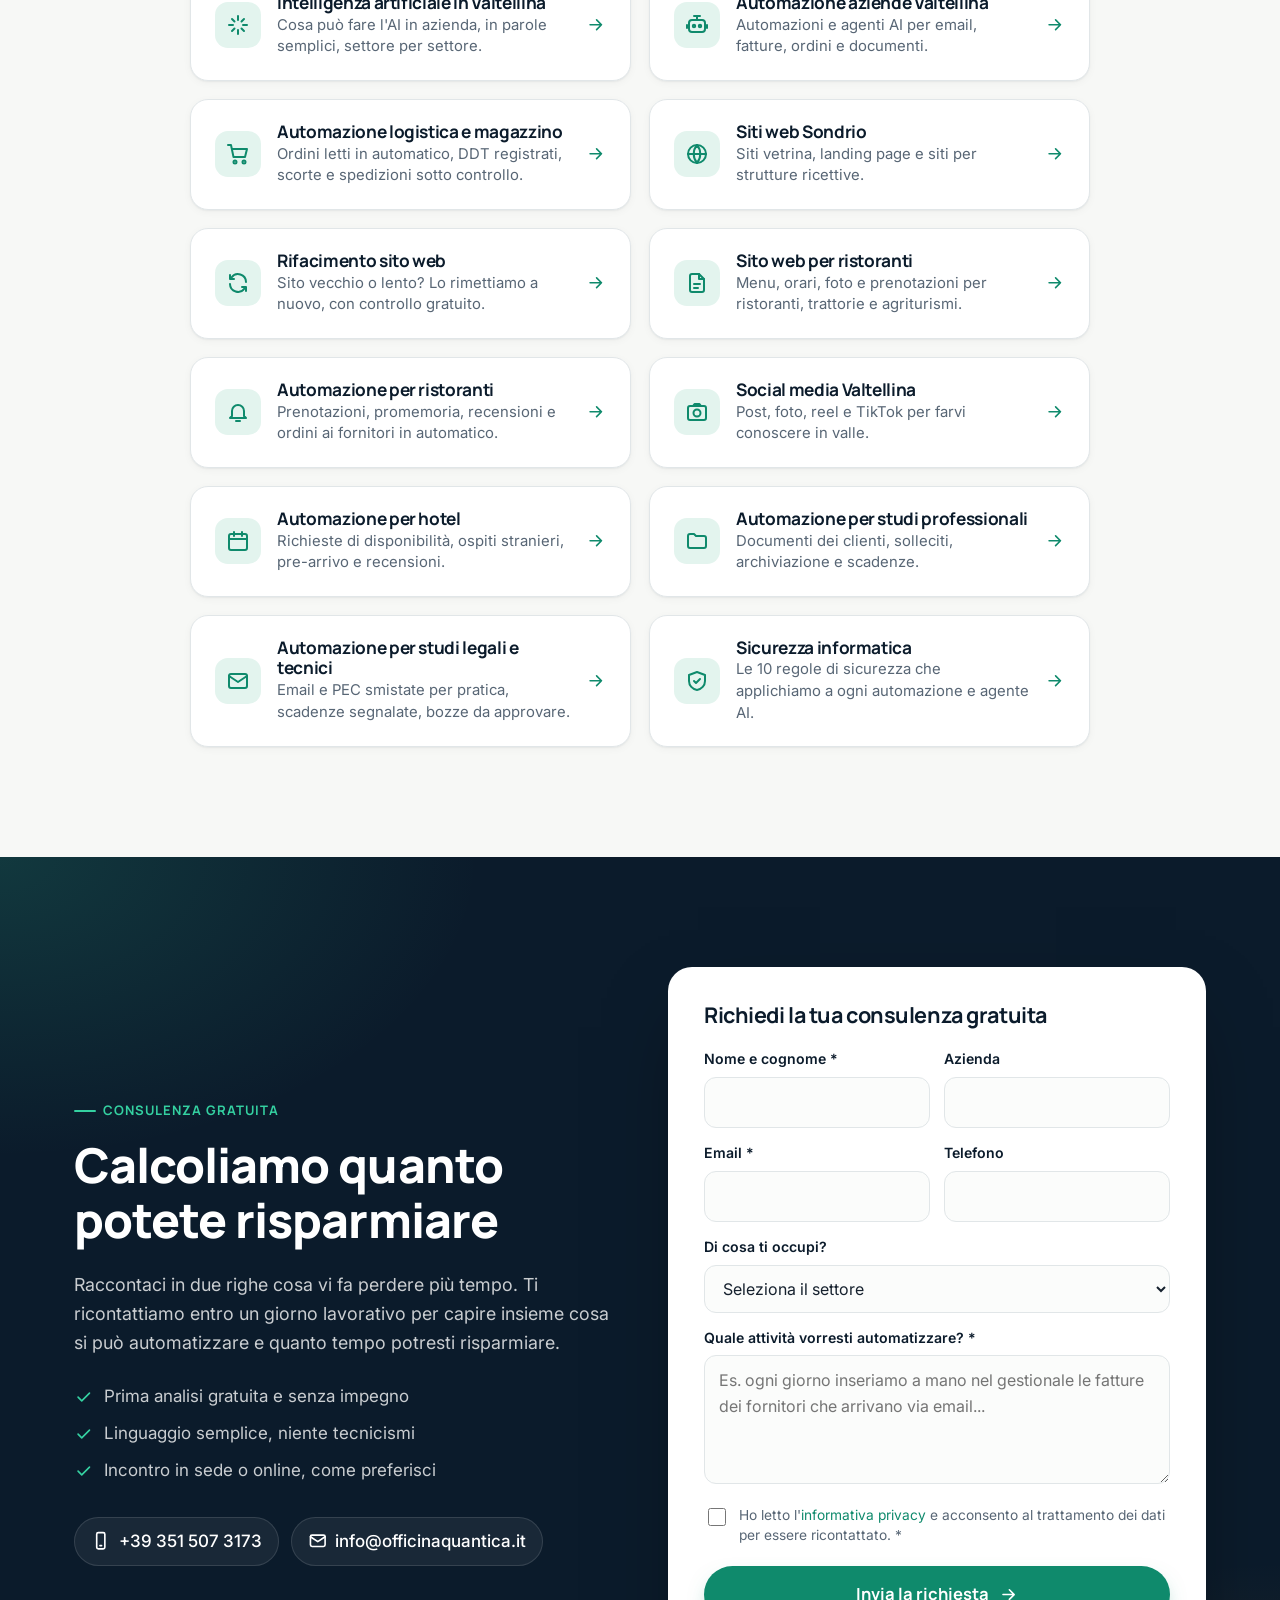
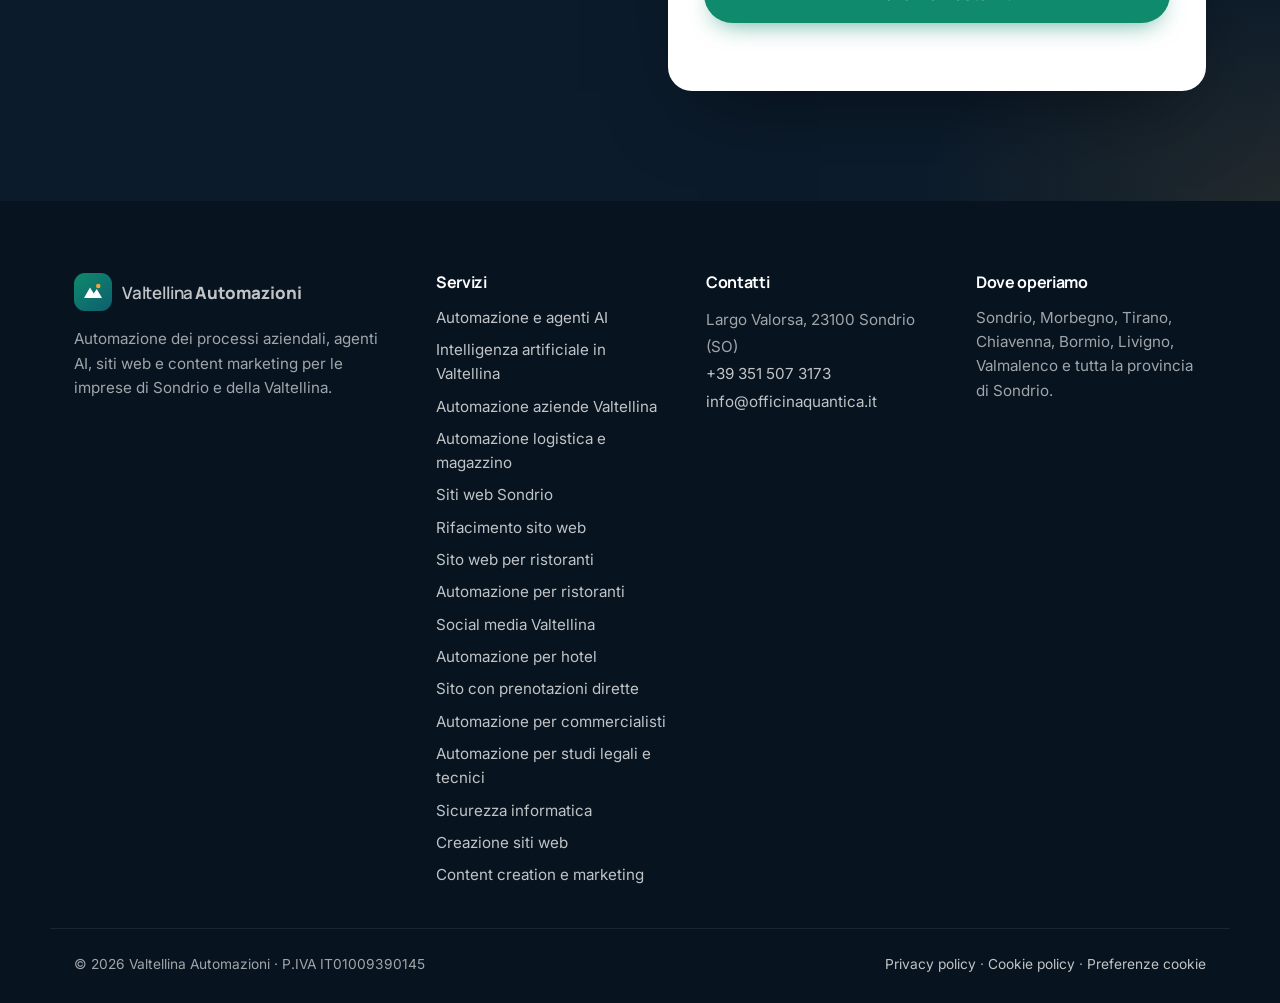
<file: sito-prenotazioni-dirette-case-vacanza/index.html>
<!DOCTYPE html>
<html lang="it">
<head>
  <meta charset="UTF-8">
  <meta name="viewport" content="width=device-width, initial-scale=1">
  <title>Sito per case vacanza e B&B con prenotazioni dirette | Valtellina Automazioni</title>
  <meta name="description" content="Sito con calendario e prenotazione online per case vacanza, appartamenti, B&B e agriturismi in Valtellina, Valchiavenna e sul Lago di Como: prenotazioni dirette senza la commissione di Booking e Airbnb, nel rispetto di CIN, privacy e regole. Calcolo gratuito.">
  <link rel="canonical" href="https://www.officinaquantica.it/sito-prenotazioni-dirette-case-vacanza/">
  <meta name="robots" content="index, follow">
  <meta name="geo.region" content="IT-SO">
  <meta name="geo.placename" content="Sondrio">
  <meta name="theme-color" content="#0B1B2B">
  <meta property="og:type" content="website">
  <meta property="og:locale" content="it_IT">
  <meta property="og:site_name" content="Valtellina Automazioni">
  <meta property="og:title" content="Sito con prenotazioni dirette per case vacanza e B&B">
  <meta property="og:description" content="Meno commissioni a Booking e Airbnb: un sito vostro con calendario sincronizzato, prenotazione online e pagamenti sicuri, in regola con CIN, privacy e condizioni di prenotazione.">
  <meta property="og:url" content="https://www.officinaquantica.it/sito-prenotazioni-dirette-case-vacanza/">

  <meta property="og:image" content="https://www.officinaquantica.it/assets/og-image.jpg">
  <meta property="og:image:width" content="1200">
  <meta property="og:image:height" content="630">
  <meta property="og:image:alt" content="Valtellina Automazioni: automatizza il lavoro, fai crescere la tua azienda">
  <meta name="twitter:card" content="summary_large_image">
  <link rel="icon" href="/favicon.ico" sizes="48x48">
  <link rel="icon" href="/assets/favicon.svg" type="image/svg+xml">
  <link rel="icon" href="/favicon-96x96.png" type="image/png" sizes="96x96">
  <link rel="icon" href="/icon-192.png" type="image/png" sizes="192x192">
  <link rel="apple-touch-icon" href="/apple-touch-icon.png">
  <link rel="preconnect" href="https://fonts.googleapis.com">
  <link rel="preconnect" href="https://fonts.gstatic.com" crossorigin>
  <link href="https://fonts.googleapis.com/css2?family=Inter:wght@400;500;600&family=Manrope:wght@500;600;700;800&display=swap" rel="stylesheet">
  <link rel="stylesheet" href="/css/style.css">
  <script type="application/ld+json">
{
  "@context": "https://schema.org",
  "@type": "Service",
  "name": "Sito con prenotazioni dirette per case vacanza e B&B",
  "serviceType": "Siti web con prenotazione diretta per strutture ricettive e affitti brevi",
  "url": "https://www.officinaquantica.it/sito-prenotazioni-dirette-case-vacanza/",
  "areaServed": [
    {
      "@type": "AdministrativeArea",
      "name": "Provincia di Sondrio"
    },
    {
      "@type": "Place",
      "name": "Valtellina"
    },
    {
      "@type": "Place",
      "name": "Valchiavenna"
    }
  ],
  "provider": {
    "@type": "ProfessionalService",
    "@id": "https://www.officinaquantica.it/#azienda",
    "name": "Valtellina Automazioni",
    "url": "https://www.officinaquantica.it/",
    "telephone": "+39 351 507 3173",
    "email": "info@officinaquantica.it"
  }
}
  </script>
  <script type="application/ld+json">
{
  "@context": "https://schema.org",
  "@type": "BreadcrumbList",
  "itemListElement": [
    {
      "@type": "ListItem",
      "position": 1,
      "name": "Home",
      "item": "https://www.officinaquantica.it/"
    },
    {
      "@type": "ListItem",
      "position": 2,
      "name": "Sito con prenotazioni dirette",
      "item": "https://www.officinaquantica.it/sito-prenotazioni-dirette-case-vacanza/"
    }
  ]
}
  </script>
  <script type="application/ld+json">
{
  "@context": "https://schema.org",
  "@type": "FAQPage",
  "mainEntity": [
    {
      "@type": "Question",
      "name": "Devo lasciare Booking o Airbnb?",
      "acceptedAnswer": {
        "@type": "Answer",
        "text": "No. I portali restano utili per trovare ospiti nuovi. Il sito serve a far prenotare direttamente chi vi cerca su Google e chi torna da voi, senza pagare la commissione su quelle prenotazioni."
      }
    },
    {
      "@type": "Question",
      "name": "Il sito non costa niente in commissioni?",
      "acceptedAnswer": {
        "@type": "Answer",
        "text": "Sul sito non c'è la commissione del portale. Restano i costi normali di un'attività online: la piccola percentuale del servizio di pagamento e, se serve, l'abbonamento al sistema di prenotazione o al channel manager. Ve li indichiamo tutti nella proposta."
      }
    },
    {
      "@type": "Question",
      "name": "Come evito le doppie prenotazioni?",
      "acceptedAnswer": {
        "@type": "Answer",
        "text": "Il calendario del sito viene sincronizzato con quello dei portali tramite un sistema di prenotazione o un channel manager. Vi consigliamo la soluzione più adatta al numero di appartamenti o camere che avete."
      }
    },
    {
      "@type": "Question",
      "name": "È legale offrire sul sito un prezzo più basso che su Booking?",
      "acceptedAnswer": {
        "@type": "Answer",
        "text": "In Italia la legge 124 del 2017 permette alle strutture ricettive di proporre sul proprio sito prezzi e condizioni diversi da quelli dei portali. Vi consigliamo comunque di rileggere il vostro contratto con il portale o di chiedere al vostro consulente."
      }
    },
    {
      "@type": "Question",
      "name": "Cosa deve esserci per legge sul sito?",
      "acceptedAnswer": {
        "@type": "Answer",
        "text": "Il codice CIN della struttura, prezzi chiari, le condizioni di prenotazione e cancellazione, l'informativa privacy e la gestione dei cookie. Li prevediamo in ogni sito; per gli aspetti fiscali e contrattuali vi indichiamo cosa verificare con il vostro commercialista."
      }
    },
    {
      "@type": "Question",
      "name": "Chi incassa i pagamenti?",
      "acceptedAnswer": {
        "@type": "Answer",
        "text": "Voi, direttamente sul vostro conto, tramite un servizio di pagamento autorizzato. Noi non passiamo mai dal vostro denaro e non vediamo i dati delle carte degli ospiti."
      }
    },
    {
      "@type": "Question",
      "name": "Ha senso anche per un solo appartamento?",
      "acceptedAnswer": {
        "@type": "Answer",
        "text": "Sì, se avete ospiti che tornano o vi cercano per nome. Per strutture molto piccole si può partire con un sito semplice e il modulo di richiesta, e aggiungere la prenotazione online in seguito."
      }
    },
    {
      "@type": "Question",
      "name": "Quanto costa?",
      "acceptedAnswer": {
        "@type": "Answer",
        "text": "Dipende dalla struttura: numero di alloggi, lingue e sistema di prenotazione. Dopo il calcolo gratuito ricevete un preventivo chiaro, così vedete subito in quanto tempo il sito si ripaga."
      }
    }
  ]
}
  </script>
</head>
<body>

  <!-- Icone SVG riutilizzabili -->
  <svg width="0" height="0" style="position:absolute" aria-hidden="true">
    <defs>
      <symbol id="i-mail" viewBox="0 0 24 24"><rect x="3" y="5" width="18" height="14" rx="2"/><path d="m3 7 9 6 9-6"/></symbol>
      <symbol id="i-file" viewBox="0 0 24 24"><path d="M14 3H7a2 2 0 0 0-2 2v14a2 2 0 0 0 2 2h10a2 2 0 0 0 2-2V8z"/><path d="M14 3v5h5M9 13h6M9 17h4"/></symbol>
      <symbol id="i-sheet" viewBox="0 0 24 24"><rect x="3" y="4" width="18" height="16" rx="2"/><path d="M3 10h18M3 15h18M9 4v16"/></symbol>
      <symbol id="i-chart" viewBox="0 0 24 24"><path d="M4 20V10M10 20V4M16 20v-7M22 20H2"/></symbol>
      <symbol id="i-cart" viewBox="0 0 24 24"><circle cx="9" cy="20" r="1.5"/><circle cx="18" cy="20" r="1.5"/><path d="M2 3h3l2.5 12h11.5l2-8H6.2"/></symbol>
      <symbol id="i-link" viewBox="0 0 24 24"><path d="M10 14a5 5 0 0 0 7 0l3-3a5 5 0 0 0-7-7l-1 1"/><path d="M14 10a5 5 0 0 0-7 0l-3 3a5 5 0 0 0 7 7l1-1"/></symbol>
      <symbol id="i-chat" viewBox="0 0 24 24"><path d="M21 12a8 8 0 0 1-11.6 7.1L4 20l1-4.6A8 8 0 1 1 21 12z"/><path d="M8.5 12h.01M12 12h.01M15.5 12h.01"/></symbol>
      <symbol id="i-clock" viewBox="0 0 24 24"><circle cx="12" cy="12" r="9"/><path d="M12 7v5l3 2"/></symbol>
      <symbol id="i-spark" viewBox="0 0 24 24"><path d="M12 3v4M12 17v4M3 12h4M17 12h4M6 6l2.5 2.5M15.5 15.5 18 18M6 18l2.5-2.5M15.5 8.5 18 6"/></symbol>
      <symbol id="i-brain" viewBox="0 0 24 24"><rect x="4" y="7" width="16" height="12" rx="3"/><path d="M12 7V3M9 3h6"/><circle cx="9" cy="13" r="1.2"/><circle cx="15" cy="13" r="1.2"/><path d="M2 12v3M22 12v3"/></symbol>
      <symbol id="i-check" viewBox="0 0 24 24"><path d="m5 12.5 4.5 4.5L19 7.5"/></symbol>
      <symbol id="i-arrow" viewBox="0 0 24 24"><path d="M5 12h14M13 6l6 6-6 6"/></symbol>
      <symbol id="i-globe" viewBox="0 0 24 24"><circle cx="12" cy="12" r="9"/><path d="M3 12h18M12 3a14 14 0 0 1 0 18M12 3a14 14 0 0 0 0 18"/></symbol>
      <symbol id="i-camera" viewBox="0 0 24 24"><rect x="3" y="6" width="18" height="14" rx="2"/><circle cx="12" cy="13" r="3.5"/><path d="M8 6l1.5-2h5L16 6"/></symbol>
      <symbol id="i-search" viewBox="0 0 24 24"><circle cx="11" cy="11" r="7"/><path d="m20 20-3.5-3.5"/></symbol>
      <symbol id="i-user" viewBox="0 0 24 24"><circle cx="12" cy="8" r="4"/><path d="M4 21a8 8 0 0 1 16 0"/></symbol>
      <symbol id="i-pin" viewBox="0 0 24 24"><path d="M12 21s-7-6.2-7-12a7 7 0 0 1 14 0c0 5.8-7 12-7 12z"/><circle cx="12" cy="9" r="2.5"/></symbol>
      <symbol id="i-puzzle" viewBox="0 0 24 24"><path d="M10 3h4v3a2 2 0 1 0 4 0V3h3v7h-3a2 2 0 1 0 0 4h3v7h-7v-3a2 2 0 1 0-4 0v3H3v-7h3a2 2 0 1 0 0-4H3V3h7z"/></symbol>
      <symbol id="i-step" viewBox="0 0 24 24"><path d="M4 18h5v-5h5V8h6"/><circle cx="20" cy="8" r="1.5"/></symbol>
      <symbol id="i-shield" viewBox="0 0 24 24"><path d="M12 3 4 6v6c0 4.5 3.4 8.3 8 9 4.6-.7 8-4.5 8-9V6z"/><path d="m9 12 2 2 4-4"/></symbol>
      <symbol id="i-phone" viewBox="0 0 24 24"><rect x="7" y="2" width="10" height="20" rx="2"/><path d="M11 18h2"/></symbol>
      <symbol id="i-calendar" viewBox="0 0 24 24"><rect x="3" y="5" width="18" height="16" rx="2"/><path d="M3 10h18M8 3v4M16 3v4"/></symbol>
      <symbol id="i-folder" viewBox="0 0 24 24"><path d="M3 7a2 2 0 0 1 2-2h4l2 2h8a2 2 0 0 1 2 2v8a2 2 0 0 1-2 2H5a2 2 0 0 1-2-2z"/></symbol>
      <symbol id="i-bell" viewBox="0 0 24 24"><path d="M6 16V11a6 6 0 0 1 12 0v5l2 2H4z"/><path d="M10 21h4"/></symbol>
      <symbol id="i-refresh" viewBox="0 0 24 24"><path d="M20 11a8 8 0 0 0-14.5-4.5L4 8M4 4v4h4M4 13a8 8 0 0 0 14.5 4.5L20 16M20 20v-4h-4"/></symbol>
      <symbol id="i-lock" viewBox="0 0 24 24"><rect x="5" y="11" width="14" height="10" rx="2"/><path d="M8 11V7a4 4 0 0 1 8 0v4"/><path d="M12 15v2"/></symbol>
      <symbol id="i-key" viewBox="0 0 24 24"><circle cx="8" cy="15" r="4"/><path d="m11 12 9-9M17 6l3 3M15 8l2 2"/></symbol>
    </defs>
  </svg>

  <a class="skip-link" href="#contenuto">Vai al contenuto</a>

  <!-- ===== HEADER ===== -->
  <header class="header" id="top">
    <div class="container header__inner">
      <a href="/" class="logo" aria-label="Valtellina Automazioni - torna all'inizio">
        <span class="logo__mark" aria-hidden="true">
          <svg viewBox="0 0 32 32"><path d="M4 24 12 10l5 8 4-6 7 12z" fill="currentColor"/><circle cx="23" cy="8" r="3" fill="var(--warm)"/></svg>
        </span>
        <span class="logo__text">Valtellina<strong>Automazioni</strong></span>
      </a>

      <nav class="nav" id="nav" aria-label="Navigazione principale">
        <a href="/#soluzione">Come aiutiamo</a>
        <a href="/#esempi">Esempi</a>
        <a href="/#servizi">Servizi</a>
        <a href="/#metodo">Metodo</a>
        <a href="#faq">FAQ</a>
        <a href="#contatti" class="btn btn--primary btn--sm nav__cta">Consulenza gratuita</a>
      </nav>

      <button class="nav-toggle" aria-label="Apri il menu" aria-expanded="false" aria-controls="nav">
        <span></span><span></span><span></span>
      </button>
    </div>
  </header>

  <main id="contenuto">
    <!-- HERO PAGINA -->
    <section class="hero hero--page">
      <div class="hero__bg" aria-hidden="true"></div>
      <div class="container hero__grid">
        <div class="hero__copy">
          <nav class="crumbs" aria-label="Percorso"><a href="/">Home</a> <span aria-hidden="true">›</span> <span>Sito con prenotazioni dirette</span></nav>
          <p class="eyebrow eyebrow--light"><svg class="ic"><use href="#i-pin"/></svg> Valtellina · Valchiavenna · Lago di Como</p>
          <h1>Il sito per la vostra casa vacanza <span class="hl">con prenotazioni dirette</span></h1>
          <p class="hero__lead">Per case vacanza, appartamenti, B&amp;B, residence, agriturismi e piccoli alberghi che oggi ricevono quasi tutte le prenotazioni da Booking e Airbnb. Realizziamo un sito vostro, con calendario e prenotazione online, per far prenotare direttamente chi vi trova su Google e chi torna ogni anno: senza la commissione del portale, nel rispetto delle regole.</p>
          <div class="hero__ctas">
            <a href="#contatti" class="btn btn--primary btn--lg">Calcoliamo quanto risparmiate <svg class="ic"><use href="#i-arrow"/></svg></a>
            <a href="#regole" class="btn btn--ghost btn--lg">Le regole da rispettare</a>
          </div>
        </div>
      </div>
    </section>

    <!-- IL PROBLEMA -->
    <section class="section">
      <div class="container prose-grid">
        <div class="prose reveal">
          <p class="eyebrow">Il conto di fine anno</p>
          <h2>Quanto vi costano davvero le commissioni dei portali?</h2>
          <p>Booking, Airbnb e gli altri portali sono utilissimi per farsi trovare da ospiti nuovi. Ma su ogni prenotazione trattengono una percentuale, che per molte strutture è intorno al 15% del prezzo. Su 20.000 € di affitti in un anno, sono circa 3.000 € che non restano a voi.</p>
          <p>Spesso quella percentuale si paga anche per gli ospiti che tornano ogni estate o ogni inverno, che vi conoscono già e che vi cercherebbero comunque per nome. Oppure per chi scrive su Google "appartamento a Bormio" o "B&amp;B a Varenna" e trova prima l'annuncio del portale del vostro sito.</p>
          <p>Un sito con prenotazione diretta non sostituisce i portali: lavora insieme a loro. I portali portano clienti nuovi, il sito vi fa tenere i clienti che sono già vostri.</p>
        </div>
        <aside class="note-card note-card--dark reveal">
          <h3>Un esempio di calcolo</h3>
          <ol class="mini-flow">
            <li><span>1</span> Affitti in un anno: 20.000 €</li>
            <li><span>2</span> Commissione media del 15%: 3.000 €</li>
            <li><span>3</span> Se 1 prenotazione su 4 diventa diretta: circa 750 € all'anno restano a voi</li>
            <li><span>4</span> Dal secondo anno, con più ospiti abituali, la quota diretta di solito cresce</li>
          </ol>
          <p style="margin-top:12px;font-size:.85rem;opacity:.85">Numeri di esempio, non una promessa: il risparmio reale dipende dalla vostra struttura. Lo calcoliamo insieme, gratis.</p>
        </aside>
      </div>
    </section>

    <!-- COSA COMPRENDE -->
    <section class="section section--tint" id="cosa-comprende">
      <div class="container">
        <div class="section__head reveal">
          <p class="eyebrow">Cosa comprende il sito</p>
          <h2>Tutto quello che serve per ricevere prenotazioni dirette</h2>
          <p class="section__lead">Un sito semplice da usare per l'ospite e per voi, pensato prima di tutto per lo smartphone.</p>
        </div>
        <div class="pain-grid">
          <article class="pain reveal">
            <svg class="pain__ic"><use href="#i-calendar"/></svg>
            <h3>Calendario sincronizzato</h3>
            <p>Le disponibilità del sito si aggiornano insieme a Booking e Airbnb, tramite un sistema di prenotazione o un channel manager affidabile, per ridurre al minimo il rischio di doppie prenotazioni.</p>
          </article>
          <article class="pain reveal">
            <svg class="pain__ic"><use href="#i-cart"/></svg>
            <h3>Prenotazione e pagamento</h3>
            <p>L'ospite sceglie le date, vede il prezzo totale e prenota. I pagamenti passano da servizi sicuri e riconosciuti: noi non vediamo né conserviamo i dati delle carte.</p>
          </article>
          <article class="pain reveal">
            <svg class="pain__ic"><use href="#i-globe"/></svg>
            <h3>Italiano, inglese e tedesco</h3>
            <p>Testi chiari in tre lingue, per gli ospiti italiani, svizzeri, tedeschi e stranieri che vengono in valle e sul lago.</p>
          </article>
          <article class="pain reveal">
            <svg class="pain__ic"><use href="#i-search"/></svg>
            <h3>Trovati su Google</h3>
            <p>Pagine scritte per le ricerche locali, collegamento alla scheda Google Maps e un sito veloce: così chi vi cerca per nome trova voi, non solo l'annuncio del portale.</p>
          </article>
          <article class="pain reveal">
            <svg class="pain__ic"><use href="#i-mail"/></svg>
            <h3>Email automatiche agli ospiti</h3>
            <p>Conferma della prenotazione, informazioni per l'arrivo e, dopo la partenza, un messaggio di ringraziamento con la richiesta di recensione.</p>
          </article>
          <article class="pain reveal">
            <svg class="pain__ic"><use href="#i-key"/></svg>
            <h3>Tutto intestato a voi</h3>
            <p>Dominio, sito, account e dati degli ospiti restano vostri. Se un giorno decidete di cambiare fornitore, vi portate via tutto.</p>
          </article>
        </div>
      </div>
    </section>

    <!-- REGOLE -->
    <section class="section" id="regole">
      <div class="container prose-grid">
        <div class="prose reveal">
          <p class="eyebrow">Tutto in regola</p>
          <h2>Prenotazioni dirette sì, ma nel rispetto delle regole</h2>
          <p>Ricevere prenotazioni sul proprio sito è del tutto legale. Proprio perché non c'è più il portale a fare da intermediario, alcune cose diventano responsabilità vostra e il sito deve essere fatto bene anche da questo punto di vista. Ecco cosa prevediamo in ogni progetto.</p>
          <ul>
            <li><strong>Codice CIN ben visibile.</strong> Il Codice Identificativo Nazionale della struttura va indicato in ogni annuncio e quindi anche sul sito: lo inseriamo in tutte le pagine, insieme agli eventuali codici regionali.</li>
            <li><strong>Prezzi chiari e completi.</strong> L'ospite vede il prezzo totale prima di prenotare, con le voci extra (pulizie, biancheria, animali) e l'indicazione dell'imposta di soggiorno, se il vostro Comune la applica.</li>
            <li><strong>Condizioni di prenotazione e cancellazione.</strong> Caparra, pagamento, cancellazione e regole della casa scritte in modo chiaro e accettate dall'ospite prima di confermare.</li>
            <li><strong>Privacy e cookie.</strong> Informativa privacy, banner dei cookie con possibilità di rifiutare e dati degli ospiti trattati secondo il GDPR.</li>
            <li><strong>Pagamenti sicuri.</strong> Solo tramite servizi di pagamento autorizzati, con fattura o ricevuta come previsto per la vostra attività.</li>
            <li><strong>Comunicazione degli ospiti.</strong> Il sito può raccogliere in anticipo i dati necessari, ma la comunicazione alla Questura (Alloggiati Web) e l'identificazione degli ospiti restano da fare come previsto dalla legge.</li>
            <li><strong>Tasse e dichiarazioni.</strong> Sulle prenotazioni dirette il portale non trattiene nulla per conto vostro: come dichiararle (per esempio con la cedolare secca, se avete affitti brevi) ve lo indica il vostro commercialista.</li>
          </ul>
          <p>Non siamo avvocati né commercialisti: realizziamo il sito in modo che tutte queste informazioni siano al posto giusto, e vi diciamo con chiarezza cosa va verificato con il vostro consulente.</p>
        </div>
        <aside class="note-card reveal">
          <h3>E il contratto con Booking?</h3>
          <ul>
            <li><svg class="ic"><use href="#i-check"/></svg> restate sui portali: il sito si affianca, non li sostituisce</li>
            <li><svg class="ic"><use href="#i-check"/></svg> in Italia la legge (L. 124/2017) permette alle strutture ricettive di proporre sul proprio sito prezzi e condizioni diversi da quelli dei portali</li>
            <li><svg class="ic"><use href="#i-check"/></svg> non usiamo loghi, foto o recensioni dei portali senza permesso</li>
            <li><svg class="ic"><use href="#i-check"/></svg> non contattiamo gli ospiti dei portali in modo vietato dalle loro regole: lavoriamo su chi vi trova da solo</li>
          </ul>
        </aside>
      </div>
    </section>

    <!-- METODO -->
    <section class="section section--tint">
      <div class="container">
        <div class="section__head reveal">
          <p class="eyebrow">Come lavoriamo</p>
          <h2>Dal primo caffè al sito online</h2>
        </div>
        <ol class="steps">
          <li class="step reveal"><span class="step__num">1</span><h3>Calcolo gratuito</h3><p>Guardiamo quanto pagate oggi di commissioni e quanto potreste recuperare.</p></li>
          <li class="step reveal"><span class="step__num">2</span><h3>Proposta chiara</h3><p>Cosa serve alla vostra struttura, quanto costa e in quanto tempo è online.</p></li>
          <li class="step reveal"><span class="step__num">3</span><h3>Foto e testi</h3><p>Raccogliamo foto, servizi, prezzi e regole della casa e scriviamo i testi in tre lingue.</p></li>
          <li class="step reveal"><span class="step__num">4</span><h3>Prova</h3><p>Prima di andare online fate una prenotazione di prova e controllate ogni pagina.</p></li>
          <li class="step reveal"><span class="step__num">5</span><h3>Online e assistenza</h3><p>Il sito va online e restiamo raggiungibili per aggiornare prezzi, periodi e foto.</p></li>
        </ol>
      </div>
    </section>

    <!-- ZONE -->
    <section class="section">
      <div class="container">
        <div class="section__head reveal">
          <p class="eyebrow">Dove lavoriamo</p>
          <h2>Per affitti brevi e strutture ricettive in valle e sul lago</h2>
          <p class="section__lead">Siamo in provincia di Sondrio: incontri di persona quando serve, lavoro da remoto per tutto il resto.</p>
        </div>
        <ul class="zones reveal">
          <li>Livigno</li><li>Bormio</li><li>Valdidentro</li><li>Valdisotto</li><li>Valfurva</li><li>Aprica</li><li>Teglio</li><li>Tirano</li><li>Valmalenco</li><li>Sondrio</li><li>Morbegno</li><li>Chiavenna</li><li>Madesimo</li><li>Campodolcino</li><li>Colico</li><li>Varenna</li><li>Bellano</li><li>Menaggio</li>
        </ul>
      </div>
    </section>

    <!-- FAQ -->
    <section class="section section--tint" id="faq">
      <div class="container container--narrow">
        <div class="section__head reveal">
          <p class="eyebrow">Domande frequenti</p>
          <h2>Sito con prenotazioni dirette: le domande più comuni</h2>
        </div>
        <div class="faq reveal">
          <details><summary>Devo lasciare Booking o Airbnb?</summary><p>No. I portali restano utili per trovare ospiti nuovi. Il sito serve a far prenotare direttamente chi vi cerca su Google e chi torna da voi, senza pagare la commissione su quelle prenotazioni.</p></details>
          <details><summary>Il sito non costa niente in commissioni?</summary><p>Sul sito non c'è la commissione del portale. Restano i costi normali di un'attività online: la piccola percentuale del servizio di pagamento e, se serve, l'abbonamento al sistema di prenotazione o al channel manager. Ve li indichiamo tutti nella proposta.</p></details>
          <details><summary>Come evito le doppie prenotazioni?</summary><p>Il calendario del sito viene sincronizzato con quello dei portali tramite un sistema di prenotazione o un channel manager. Vi consigliamo la soluzione più adatta al numero di appartamenti o camere che avete.</p></details>
          <details><summary>È legale offrire sul sito un prezzo più basso che su Booking?</summary><p>In Italia la legge 124 del 2017 permette alle strutture ricettive di proporre sul proprio sito prezzi e condizioni diversi da quelli dei portali. Vi consigliamo comunque di rileggere il vostro contratto con il portale o di chiedere al vostro consulente.</p></details>
          <details><summary>Cosa deve esserci per legge sul sito?</summary><p>Il codice CIN della struttura, prezzi chiari, le condizioni di prenotazione e cancellazione, l'informativa privacy e la gestione dei cookie. Li prevediamo in ogni sito; per gli aspetti fiscali e contrattuali vi indichiamo cosa verificare con il vostro commercialista.</p></details>
          <details><summary>Chi incassa i pagamenti?</summary><p>Voi, direttamente sul vostro conto, tramite un servizio di pagamento autorizzato. Noi non passiamo mai dal vostro denaro e non vediamo i dati delle carte degli ospiti.</p></details>
          <details><summary>Ha senso anche per un solo appartamento?</summary><p>Sì, se avete ospiti che tornano o vi cercano per nome. Per strutture molto piccole si può partire con un sito semplice e il modulo di richiesta, e aggiungere la prenotazione online in seguito.</p></details>
          <details><summary>Quanto costa?</summary><p>Dipende dalla struttura: numero di alloggi, lingue e sistema di prenotazione. Dopo il calcolo gratuito ricevete un preventivo chiaro, così vedete subito in quanto tempo il sito si ripaga.</p></details>
        </div>
        <p style="margin-top:20px;font-size:.85rem;color:var(--muted, #5b6b75)">Booking.com e Airbnb sono marchi registrati dei rispettivi titolari. Valtellina Automazioni non è affiliata né collegata a questi portali.</p>
      </div>
    </section>

    <!-- ALTRI SERVIZI -->
    <section class="section section--related">
      <div class="container">
        <div class="section__head reveal"><p class="eyebrow">Servizi e settori</p><h2>Cosa possiamo fare anche per voi</h2></div>
        <div class="related">
          <a class="related__item reveal" href="/intelligenza-artificiale-valtellina/"><svg class="ic"><use href="#i-spark"/></svg><div><h3>Intelligenza artificiale in Valtellina</h3><p>Cosa può fare l'AI in azienda, in parole semplici, settore per settore.</p></div><svg class="ic related__go"><use href="#i-arrow"/></svg></a>
          <a class="related__item reveal" href="/automazione-aziende-valtellina/"><svg class="ic"><use href="#i-brain"/></svg><div><h3>Automazione aziende Valtellina</h3><p>Automazioni e agenti AI per email, fatture, ordini e documenti.</p></div><svg class="ic related__go"><use href="#i-arrow"/></svg></a>
          <a class="related__item reveal" href="/automazione-logistica-magazzino-sondrio/"><svg class="ic"><use href="#i-cart"/></svg><div><h3>Automazione logistica e magazzino</h3><p>Ordini letti in automatico, DDT registrati, scorte e spedizioni sotto controllo.</p></div><svg class="ic related__go"><use href="#i-arrow"/></svg></a>
          <a class="related__item reveal" href="/siti-web-sondrio/"><svg class="ic"><use href="#i-globe"/></svg><div><h3>Siti web Sondrio</h3><p>Siti vetrina, landing page e siti per strutture ricettive.</p></div><svg class="ic related__go"><use href="#i-arrow"/></svg></a>
          <a class="related__item reveal" href="/rifacimento-sito-web-sondrio/"><svg class="ic"><use href="#i-refresh"/></svg><div><h3>Rifacimento sito web</h3><p>Sito vecchio o lento? Lo rimettiamo a nuovo, con controllo gratuito.</p></div><svg class="ic related__go"><use href="#i-arrow"/></svg></a>
          <a class="related__item reveal" href="/sito-web-ristoranti-valtellina/"><svg class="ic"><use href="#i-file"/></svg><div><h3>Sito web per ristoranti</h3><p>Menu, orari, foto e prenotazioni per ristoranti, trattorie e agriturismi.</p></div><svg class="ic related__go"><use href="#i-arrow"/></svg></a>
          <a class="related__item reveal" href="/automazione-ristoranti-valtellina/"><svg class="ic"><use href="#i-bell"/></svg><div><h3>Automazione per ristoranti</h3><p>Prenotazioni, promemoria, recensioni e ordini ai fornitori in automatico.</p></div><svg class="ic related__go"><use href="#i-arrow"/></svg></a>
          <a class="related__item reveal" href="/social-media-valtellina/"><svg class="ic"><use href="#i-camera"/></svg><div><h3>Social media Valtellina</h3><p>Post, foto, reel e TikTok per farvi conoscere in valle.</p></div><svg class="ic related__go"><use href="#i-arrow"/></svg></a>
          <a class="related__item reveal" href="/automazione-hotel-valtellina/"><svg class="ic"><use href="#i-calendar"/></svg><div><h3>Automazione per hotel</h3><p>Richieste di disponibilità, ospiti stranieri, pre-arrivo e recensioni.</p></div><svg class="ic related__go"><use href="#i-arrow"/></svg></a>
          <a class="related__item reveal" href="/automazione-commercialisti-sondrio/"><svg class="ic"><use href="#i-folder"/></svg><div><h3>Automazione per studi professionali</h3><p>Documenti dei clienti, solleciti, archiviazione e scadenze.</p></div><svg class="ic related__go"><use href="#i-arrow"/></svg></a>
          <a class="related__item reveal" href="/automazione-studi-legali-tecnici-sondrio/"><svg class="ic"><use href="#i-mail"/></svg><div><h3>Automazione per studi legali e tecnici</h3><p>Email e PEC smistate per pratica, scadenze segnalate, bozze da approvare.</p></div><svg class="ic related__go"><use href="#i-arrow"/></svg></a>
          <a class="related__item reveal" href="/sicurezza-informatica-automazioni/"><svg class="ic"><use href="#i-shield"/></svg><div><h3>Sicurezza informatica</h3><p>Le 10 regole di sicurezza che applichiamo a ogni automazione e agente AI.</p></div><svg class="ic related__go"><use href="#i-arrow"/></svg></a>
        </div>
      </div>
    </section>

    <!-- ===== 8. CTA FINALE / CONTATTI ===== -->
    <section class="section section--cta" id="contatti">
      <div class="container cta">
        <div class="cta__copy reveal">
          <p class="eyebrow eyebrow--light">Consulenza gratuita</p>
          <h2>Calcoliamo quanto potete risparmiare</h2>
          <p class="cta__lead">Raccontaci in due righe cosa vi fa perdere più tempo. Ti ricontattiamo entro un giorno lavorativo per capire insieme cosa si può automatizzare e quanto tempo potresti risparmiare.</p>
          <ul class="cta__points">
            <li><svg class="ic"><use href="#i-check"/></svg> Prima analisi gratuita e senza impegno</li>
            <li><svg class="ic"><use href="#i-check"/></svg> Linguaggio semplice, niente tecnicismi</li>
            <li><svg class="ic"><use href="#i-check"/></svg> Incontro in sede o online, come preferisci</li>
          </ul>
          <div class="cta__direct">
            <a href="tel:+393515073173"><svg class="ic"><use href="#i-phone"/></svg> +39 351 507 3173</a>
            <a href="mailto:info@officinaquantica.it"><svg class="ic"><use href="#i-mail"/></svg> info@officinaquantica.it</a>
          </div>
        </div>

        <form class="form reveal" id="contact-form" action="https://formsubmit.co/ajax/info@officinaquantica.it" method="POST" novalidate>
          <input type="hidden" name="_subject" value="Nuova richiesta dal sito: pagina Sito prenotazioni dirette case vacanza">
          <input type="hidden" name="_template" value="table">
          <input type="text" name="_honey" tabindex="-1" autocomplete="off" aria-hidden="true" style="position:absolute;left:-9999px">
          <h3 class="form__title">Richiedi la tua consulenza gratuita</h3>
          <div class="form__row">
            <label class="field">
              <span>Nome e cognome *</span>
              <input type="text" name="nome" autocomplete="name" required>
            </label>
            <label class="field">
              <span>Azienda</span>
              <input type="text" name="azienda" autocomplete="organization">
            </label>
          </div>
          <div class="form__row">
            <label class="field">
              <span>Email *</span>
              <input type="email" name="email" autocomplete="email" required>
            </label>
            <label class="field">
              <span>Telefono</span>
              <input type="tel" name="telefono" autocomplete="tel">
            </label>
          </div>
          <label class="field">
            <span>Di cosa ti occupi?</span>
            <select name="settore">
              <option value="">Seleziona il settore</option>
              <option>Azienda / PMI</option>
              <option>Studio professionale</option>
              <option>Negozio / Commercio</option>
              <option>Ristorante / Struttura ricettiva</option>
              <option>Artigiano</option>
              <option>Altro</option>
            </select>
          </label>
          <label class="field">
            <span>Quale attività vorresti automatizzare? *</span>
            <textarea name="messaggio" rows="4" required placeholder="Es. ogni giorno inseriamo a mano nel gestionale le fatture dei fornitori che arrivano via email..."></textarea>
          </label>
          <label class="check">
            <input type="checkbox" name="privacy" required>
            <span>Ho letto l'<a href="/privacy.html">informativa privacy</a> e acconsento al trattamento dei dati per essere ricontattato. *</span>
          </label>
          <button type="submit" class="btn btn--primary btn--lg btn--block">Invia la richiesta <svg class="ic"><use href="#i-arrow"/></svg></button>
          <p class="form__msg" id="form-msg" role="status" aria-live="polite"></p>
        </form>
      </div>
    </section>
  </main>

  <!-- ===== FOOTER ===== -->
  <footer class="footer">
    <div class="container footer__grid">
      <div>
        <a href="/" class="logo logo--footer" aria-label="Valtellina Automazioni">
          <span class="logo__mark" aria-hidden="true">
            <svg viewBox="0 0 32 32"><path d="M4 24 12 10l5 8 4-6 7 12z" fill="currentColor"/><circle cx="23" cy="8" r="3" fill="var(--warm)"/></svg>
          </span>
          <span class="logo__text">Valtellina<strong>Automazioni</strong></span>
        </a>
        <p class="footer__claim">Automazione dei processi aziendali, agenti AI, siti web e content marketing per le imprese di Sondrio e della Valtellina.</p>
      </div>
      <div>
        <h3>Servizi</h3>
        <ul>
          <li><a href="/#automazione">Automazione e agenti AI</a></li>
          <li><a href="/intelligenza-artificiale-valtellina/">Intelligenza artificiale in Valtellina</a></li>
          <li><a href="/automazione-aziende-valtellina/">Automazione aziende Valtellina</a></li>
          <li><a href="/automazione-logistica-magazzino-sondrio/">Automazione logistica e magazzino</a></li>
          <li><a href="/siti-web-sondrio/">Siti web Sondrio</a></li>
          <li><a href="/rifacimento-sito-web-sondrio/">Rifacimento sito web</a></li>
          <li><a href="/sito-web-ristoranti-valtellina/">Sito web per ristoranti</a></li>
          <li><a href="/automazione-ristoranti-valtellina/">Automazione per ristoranti</a></li>
          <li><a href="/social-media-valtellina/">Social media Valtellina</a></li>
          <li><a href="/automazione-hotel-valtellina/">Automazione per hotel</a></li>
          <li><a href="/sito-prenotazioni-dirette-case-vacanza/">Sito con prenotazioni dirette</a></li>
          <li><a href="/automazione-commercialisti-sondrio/">Automazione per commercialisti</a></li>
          <li><a href="/automazione-studi-legali-tecnici-sondrio/">Automazione per studi legali e tecnici</a></li>
          <li><a href="/sicurezza-informatica-automazioni/">Sicurezza informatica</a></li>
          <li><a href="/#siti-web">Creazione siti web</a></li>
          <li><a href="/#content-marketing">Content creation e marketing</a></li>
        </ul>
      </div>
      <div>
        <h3>Contatti</h3>
        <address>
          Largo Valorsa, 23100 Sondrio (SO)<br>
          <a href="tel:+393515073173">+39 351 507 3173</a><br>
          <a href="mailto:info@officinaquantica.it">info@officinaquantica.it</a>
        </address>
      </div>
      <div>
        <h3>Dove operiamo</h3>
        <p class="footer__areas">Sondrio, Morbegno, Tirano, Chiavenna, Bormio, Livigno, Valmalenco e tutta la provincia di Sondrio.</p>
      </div>
    </div>
    <div class="container footer__bottom">
      <p>© <span id="year">2026</span> Valtellina Automazioni · P.IVA IT01009390145</p>
      <p><a href="/privacy.html">Privacy policy</a> · <a href="/privacy.html#cookie">Cookie policy</a> · <a href="#" data-cookie-prefs>Preferenze cookie</a></p>
    </div>
  </footer>

  <!-- CTA fissa su smartphone -->
  <a href="#contatti" class="mobile-cta">Richiedi una consulenza gratuita</a>

  <script src="/js/main.js" defer></script>
  <script src="/js/cookie-consent.js" defer></script>
</body>
</html>
</file>
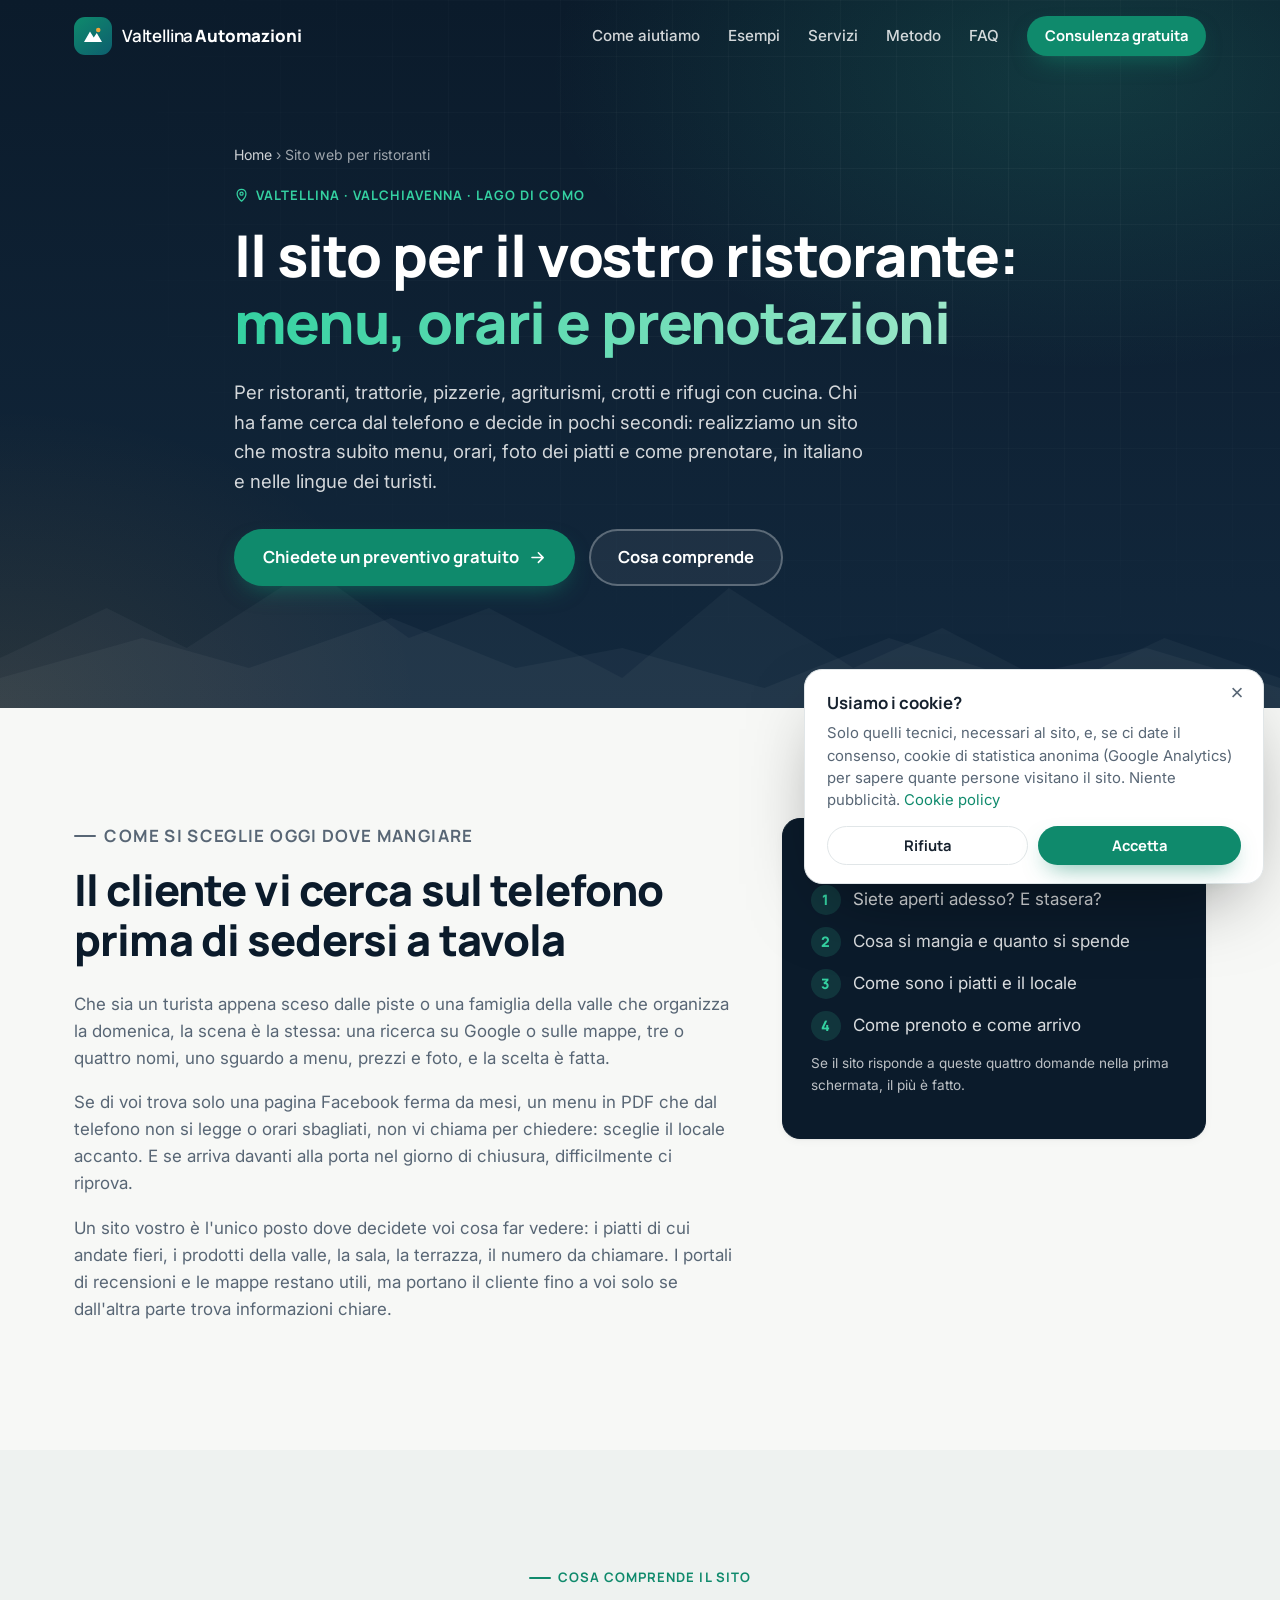
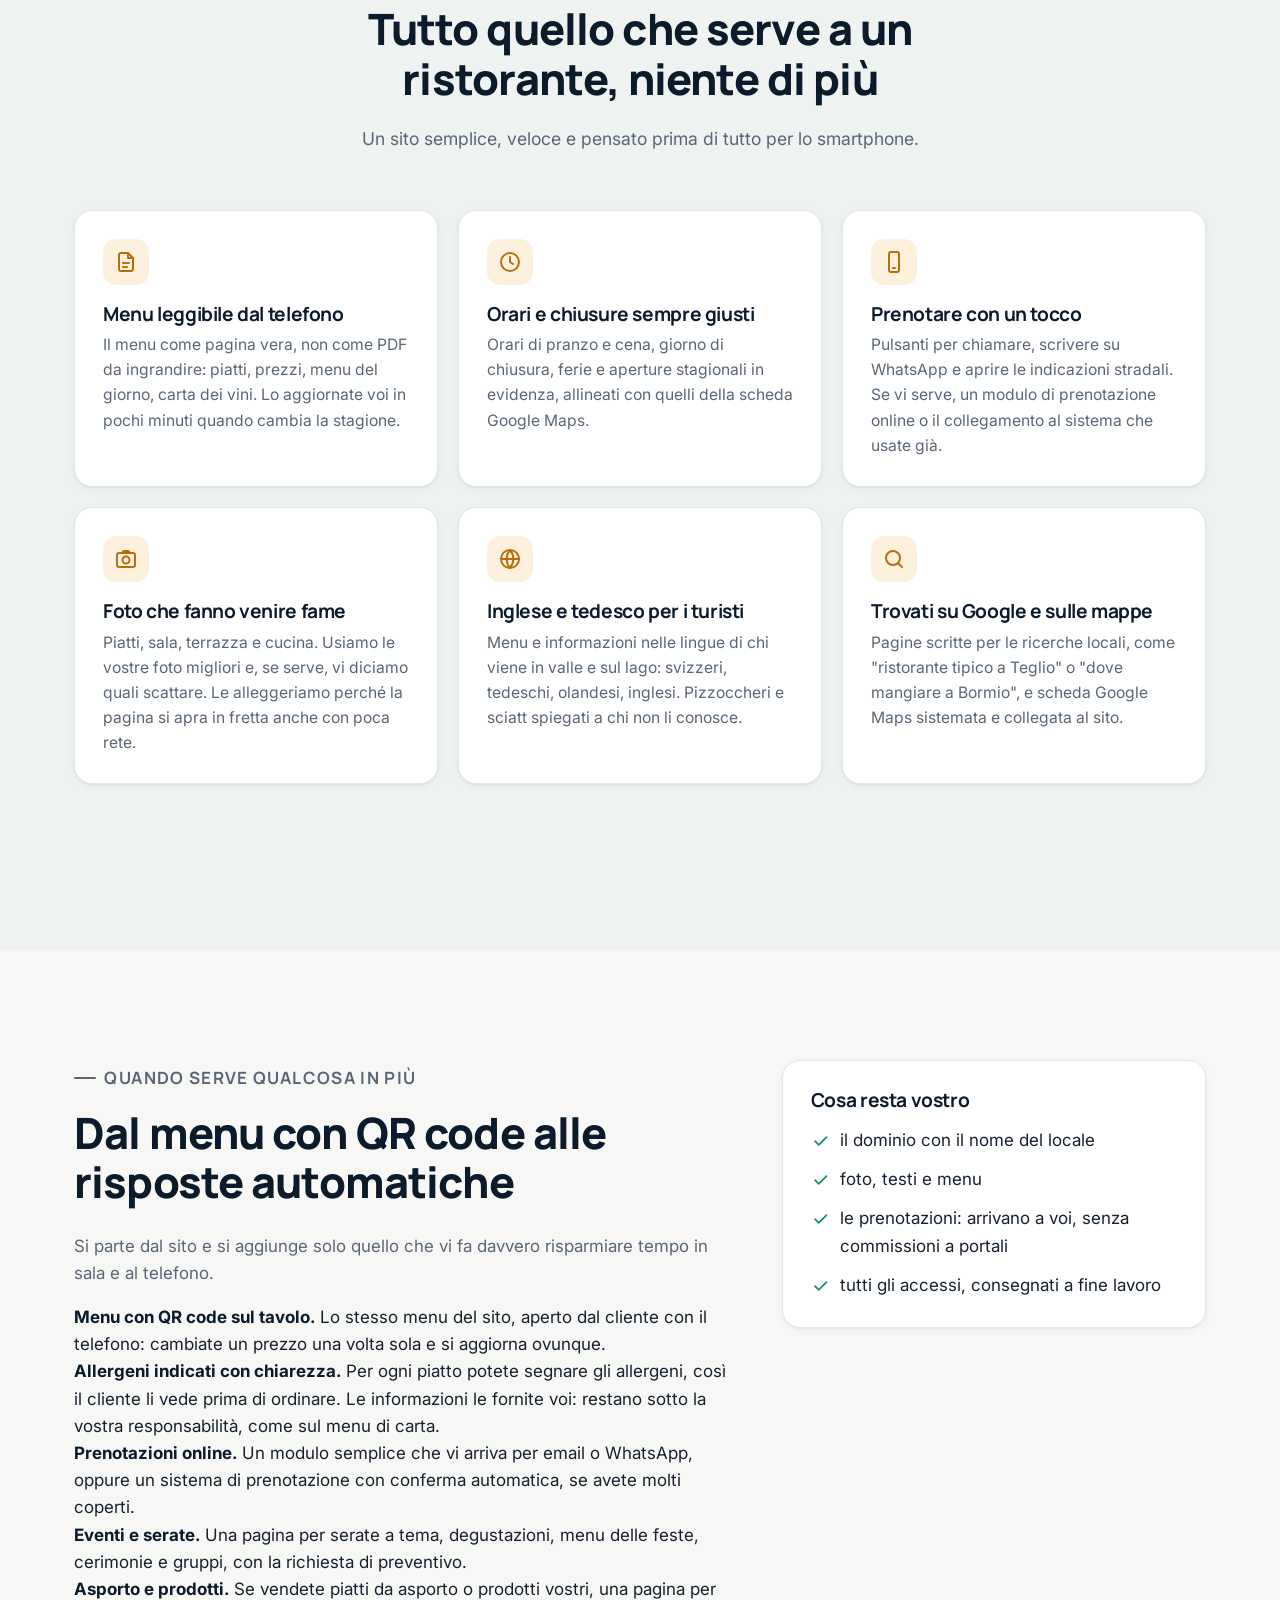
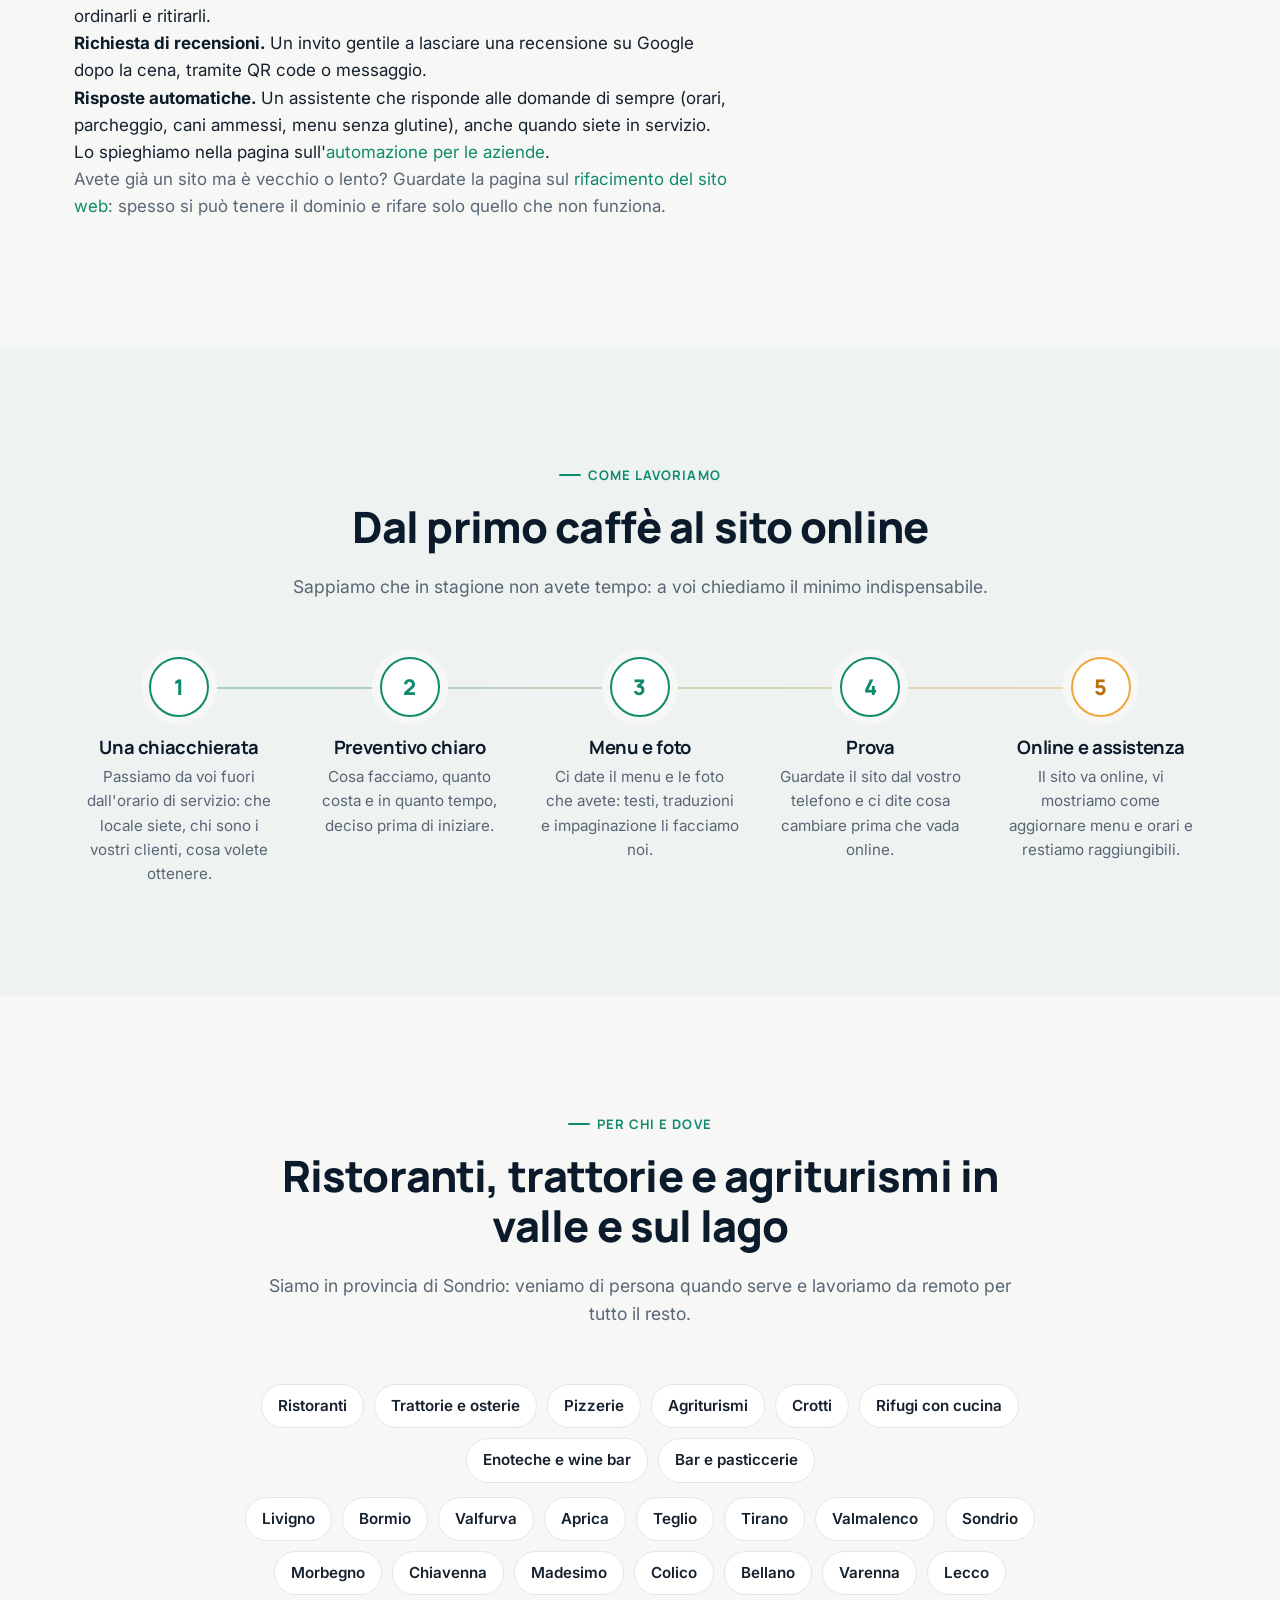
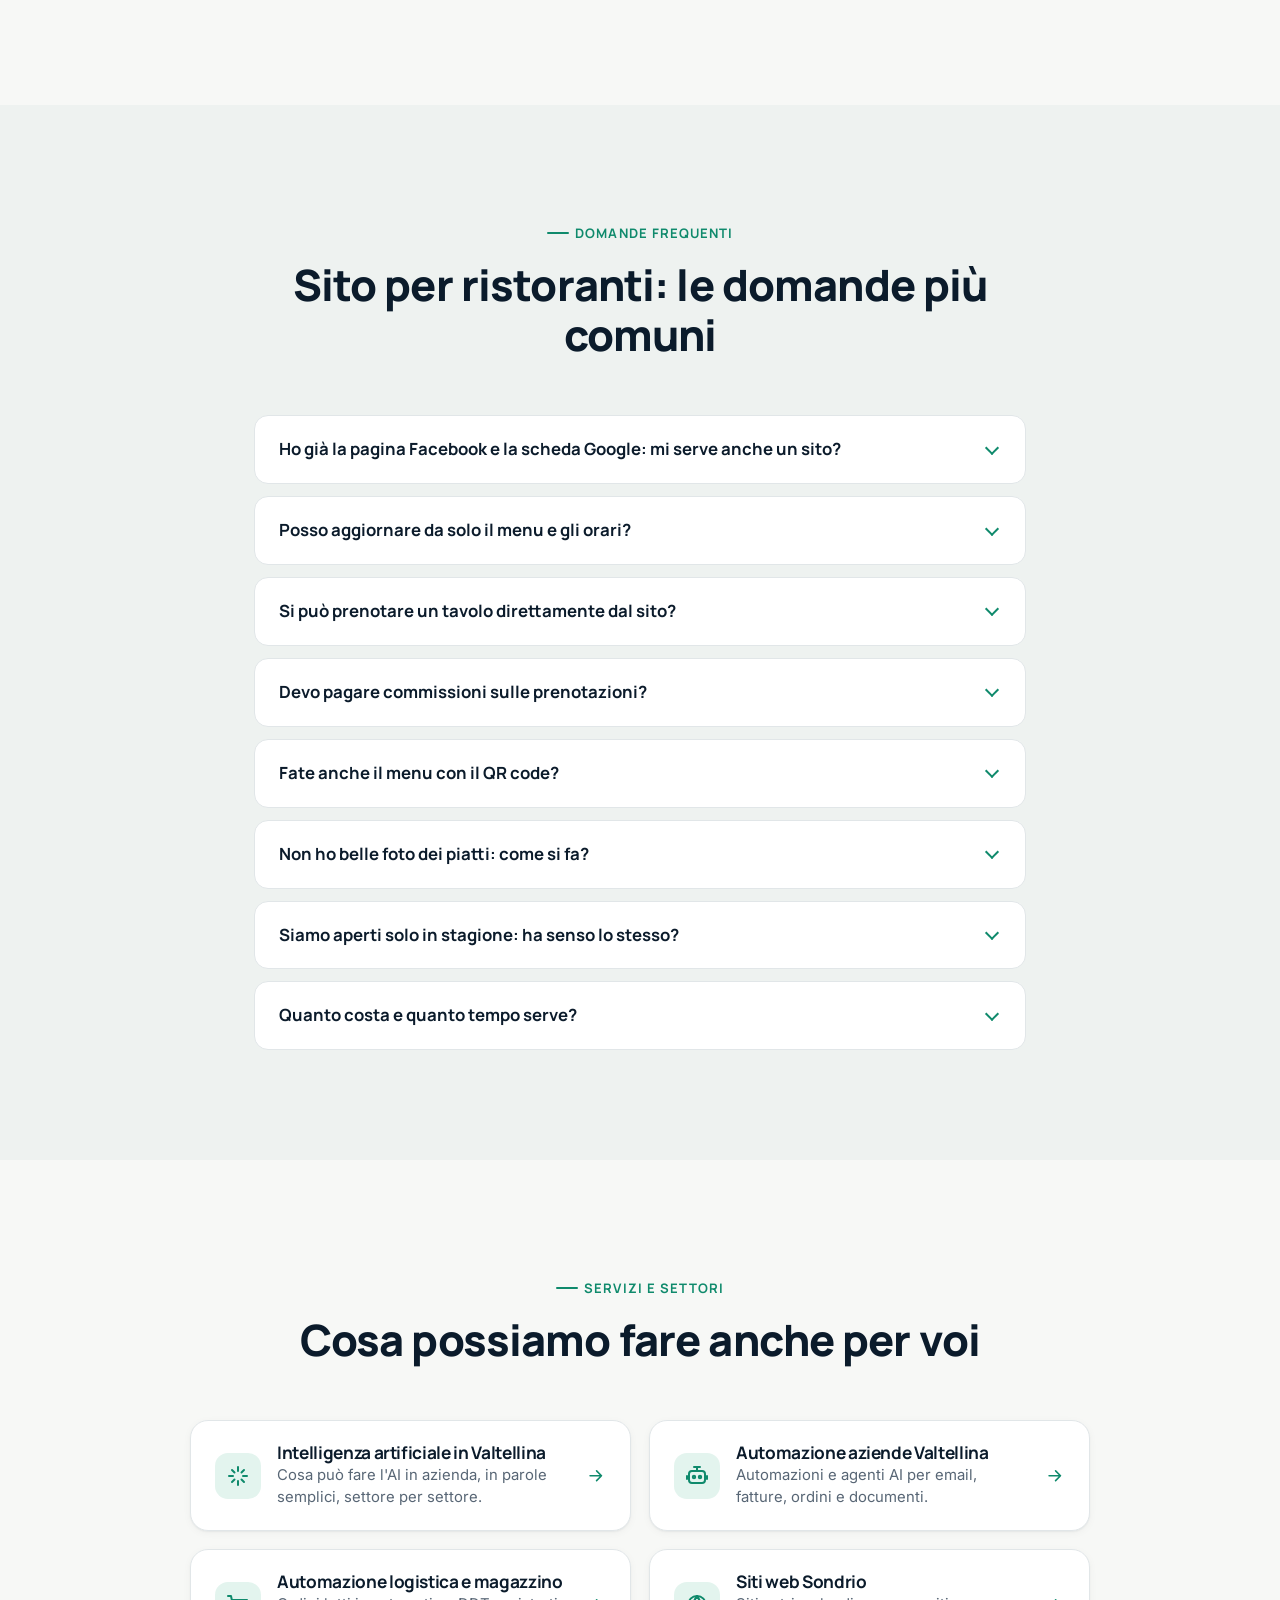
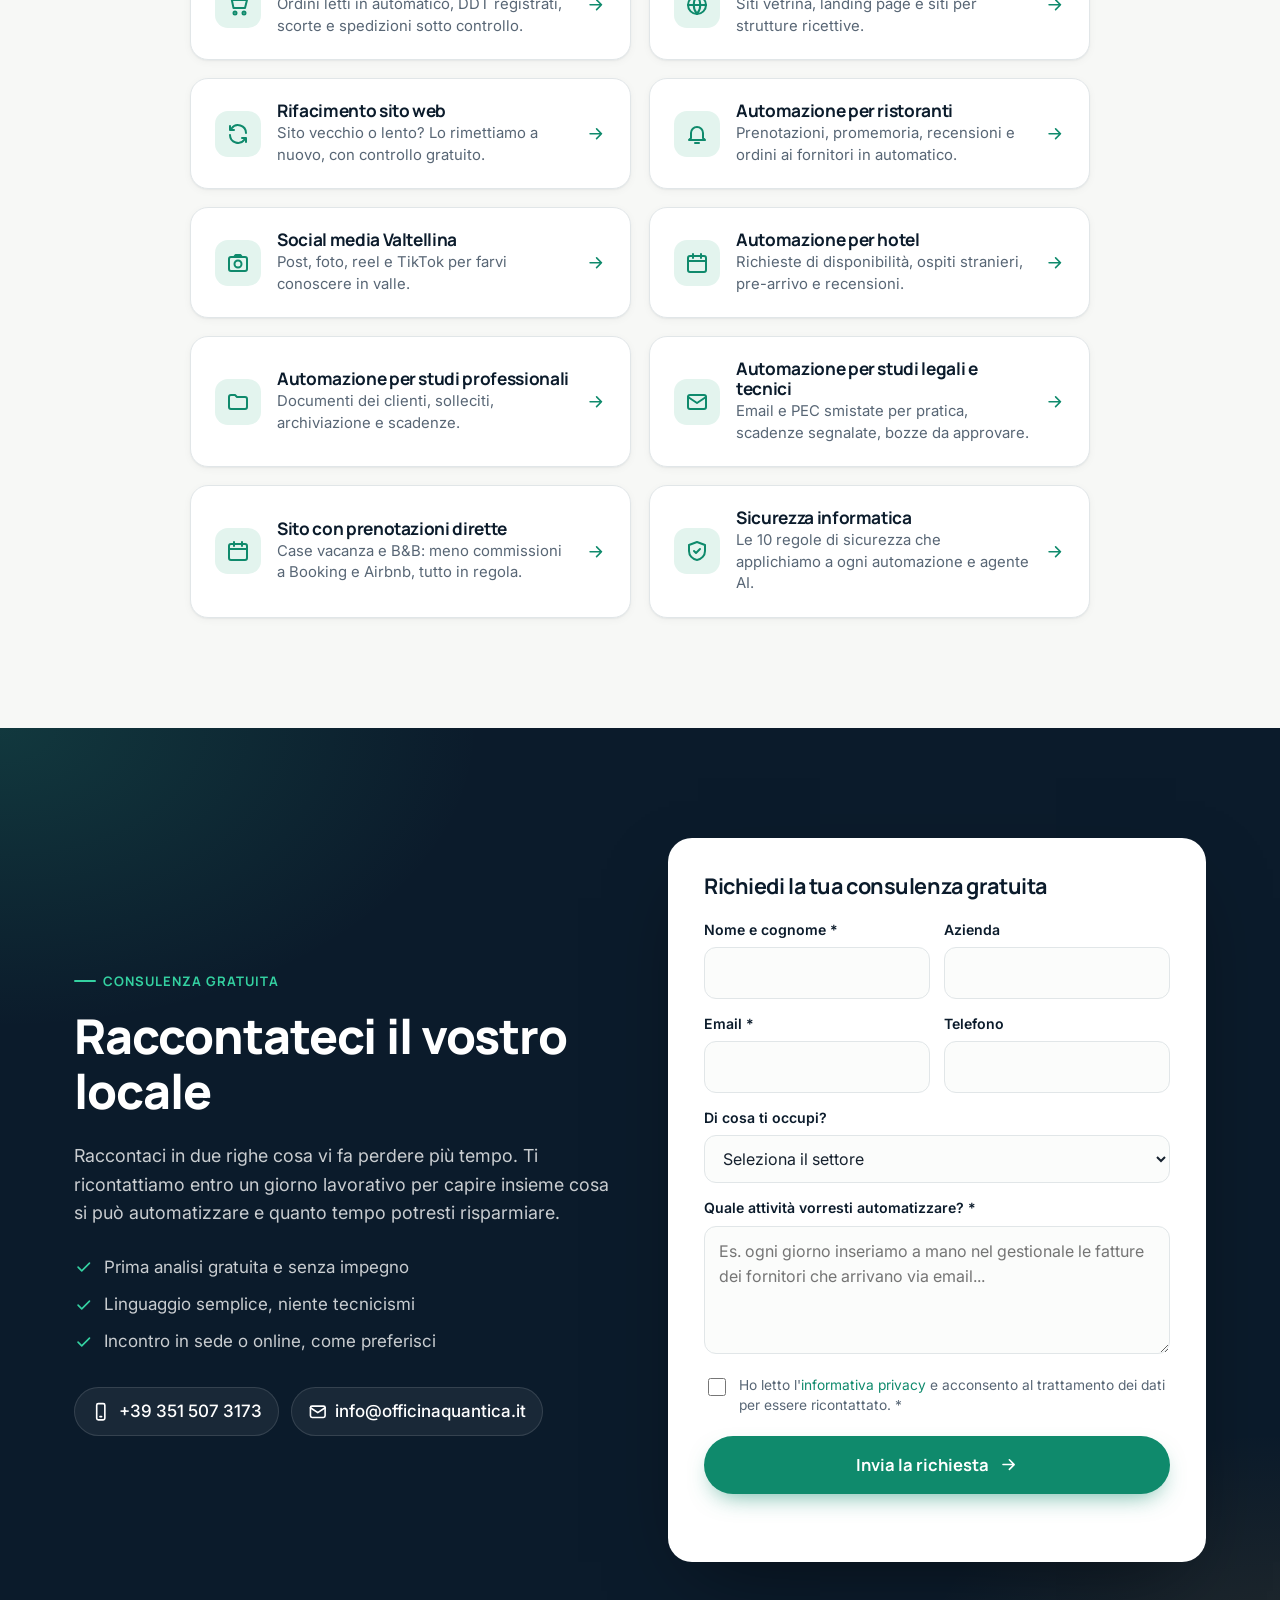
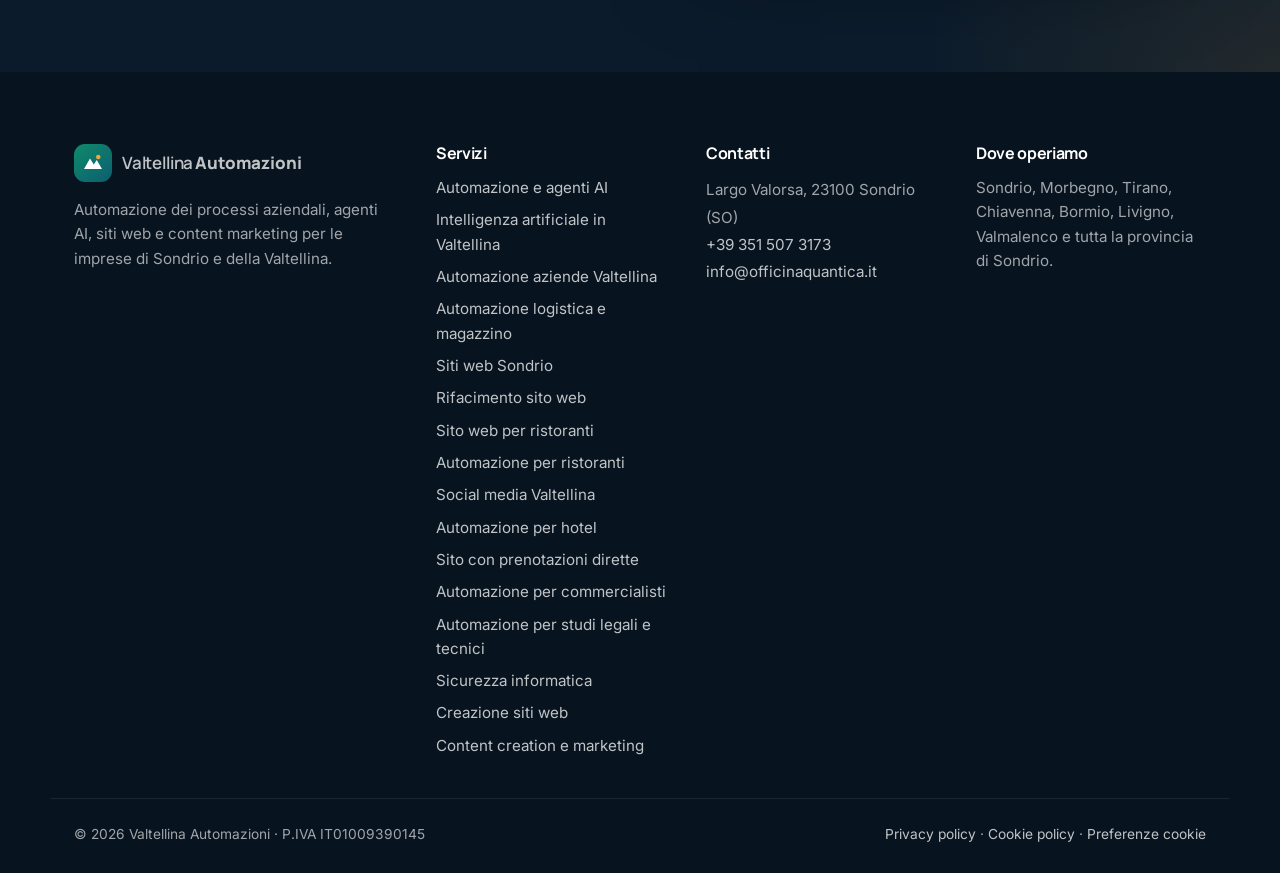
<file: sito-web-ristoranti-valtellina/index.html>
<!DOCTYPE html>
<html lang="it">
<head>
  <meta charset="UTF-8">
  <meta name="viewport" content="width=device-width, initial-scale=1">
  <title>Sito web per ristoranti in Valtellina e sul Lago di Como | Valtellina Automazioni</title>
  <meta name="description" content="Siti web per ristoranti, trattorie, pizzerie, agriturismi e rifugi in Valtellina, Valchiavenna e sul Lago di Como: menu leggibile dal telefono, orari, foto, prenotazioni, QR code e versione in inglese e tedesco. Preventivo gratuito.">
  <link rel="canonical" href="https://www.officinaquantica.it/sito-web-ristoranti-valtellina/">
  <meta name="robots" content="index, follow">
  <meta name="geo.region" content="IT-SO">
  <meta name="geo.placename" content="Sondrio">
  <meta name="theme-color" content="#0B1B2B">
  <meta property="og:type" content="website">
  <meta property="og:locale" content="it_IT">
  <meta property="og:site_name" content="Valtellina Automazioni">
  <meta property="og:title" content="Sito web per ristoranti in Valtellina">
  <meta property="og:description" content="Menu leggibile dal telefono, orari sempre giusti, foto dei piatti, prenotazione con un tocco e lingue per i turisti: il sito per ristoranti, trattorie e agriturismi della valle.">
  <meta property="og:url" content="https://www.officinaquantica.it/sito-web-ristoranti-valtellina/">

  <meta property="og:image" content="https://www.officinaquantica.it/assets/og-image.jpg">
  <meta property="og:image:width" content="1200">
  <meta property="og:image:height" content="630">
  <meta property="og:image:alt" content="Valtellina Automazioni: automatizza il lavoro, fai crescere la tua azienda">
  <meta name="twitter:card" content="summary_large_image">
  <link rel="icon" href="/favicon.ico" sizes="48x48">
  <link rel="icon" href="/assets/favicon.svg" type="image/svg+xml">
  <link rel="icon" href="/favicon-96x96.png" type="image/png" sizes="96x96">
  <link rel="icon" href="/icon-192.png" type="image/png" sizes="192x192">
  <link rel="apple-touch-icon" href="/apple-touch-icon.png">
  <link rel="preconnect" href="https://fonts.googleapis.com">
  <link rel="preconnect" href="https://fonts.gstatic.com" crossorigin>
  <link href="https://fonts.googleapis.com/css2?family=Inter:wght@400;500;600&family=Manrope:wght@500;600;700;800&display=swap" rel="stylesheet">
  <link rel="stylesheet" href="/css/style.css">
  <script type="application/ld+json">
{
  "@context": "https://schema.org",
  "@type": "Service",
  "name": "Sito web per ristoranti in Valtellina",
  "serviceType": "Creazione siti web per ristoranti, trattorie e agriturismi",
  "url": "https://www.officinaquantica.it/sito-web-ristoranti-valtellina/",
  "areaServed": [
    {
      "@type": "AdministrativeArea",
      "name": "Provincia di Sondrio"
    },
    {
      "@type": "Place",
      "name": "Valtellina"
    },
    {
      "@type": "Place",
      "name": "Valchiavenna"
    }
  ],
  "provider": {
    "@type": "ProfessionalService",
    "@id": "https://www.officinaquantica.it/#azienda",
    "name": "Valtellina Automazioni",
    "url": "https://www.officinaquantica.it/",
    "telephone": "+39 351 507 3173",
    "email": "info@officinaquantica.it"
  }
}
  </script>
  <script type="application/ld+json">
{
  "@context": "https://schema.org",
  "@type": "BreadcrumbList",
  "itemListElement": [
    {
      "@type": "ListItem",
      "position": 1,
      "name": "Home",
      "item": "https://www.officinaquantica.it/"
    },
    {
      "@type": "ListItem",
      "position": 2,
      "name": "Sito web per ristoranti",
      "item": "https://www.officinaquantica.it/sito-web-ristoranti-valtellina/"
    }
  ]
}
  </script>
  <script type="application/ld+json">
{
  "@context": "https://schema.org",
  "@type": "FAQPage",
  "mainEntity": [
    {
      "@type": "Question",
      "name": "Ho già la pagina Facebook e la scheda Google: mi serve anche un sito?",
      "acceptedAnswer": {
        "@type": "Answer",
        "text": "Facebook e Google Maps sono utili e vanno tenuti. Ma lì non decidete voi cosa si vede per primo, e il menu spesso non c'è o è una foto poco leggibile. Il sito è il posto dove menu, orari e prenotazione sono sempre al loro posto, e dove rimandano sia la scheda Google sia i social."
      }
    },
    {
      "@type": "Question",
      "name": "Posso aggiornare da solo il menu e gli orari?",
      "acceptedAnswer": {
        "@type": "Answer",
        "text": "Sì. Vi consegniamo il sito con un pannello semplice per cambiare piatti, prezzi, menu del giorno e chiusure. Se preferite, ce lo scrivete su WhatsApp e lo aggiorniamo noi."
      }
    },
    {
      "@type": "Question",
      "name": "Si può prenotare un tavolo direttamente dal sito?",
      "acceptedAnswer": {
        "@type": "Answer",
        "text": "Sì. Per molti locali bastano i pulsanti per chiamare e scrivere su WhatsApp. Se avete molti coperti aggiungiamo un modulo di prenotazione o colleghiamo il sistema che usate già."
      }
    },
    {
      "@type": "Question",
      "name": "Devo pagare commissioni sulle prenotazioni?",
      "acceptedAnswer": {
        "@type": "Answer",
        "text": "No. Le prenotazioni che arrivano dal vostro sito sono vostre e non hanno commissioni. Se scegliete un sistema di prenotazione esterno, può avere un suo abbonamento: ve lo indichiamo nel preventivo."
      }
    },
    {
      "@type": "Question",
      "name": "Fate anche il menu con il QR code?",
      "acceptedAnswer": {
        "@type": "Answer",
        "text": "Sì. Il QR code apre il menu del sito, quindi lo aggiornate una volta sola. Vi prepariamo anche il file da stampare per i tavoli."
      }
    },
    {
      "@type": "Question",
      "name": "Non ho belle foto dei piatti: come si fa?",
      "acceptedAnswer": {
        "@type": "Answer",
        "text": "Si parte da quelle che avete e vi indichiamo quali mancano. Possiamo anche occuparci noi di foto e brevi video, come spieghiamo nella pagina dedicata ai social media."
      }
    },
    {
      "@type": "Question",
      "name": "Siamo aperti solo in stagione: ha senso lo stesso?",
      "acceptedAnswer": {
        "@type": "Answer",
        "text": "Sì, anzi serve di più: il sito dice con chiarezza quando riaprite e raccoglie richieste e prenotazioni anche nei mesi di chiusura."
      }
    },
    {
      "@type": "Question",
      "name": "Quanto costa e quanto tempo serve?",
      "acceptedAnswer": {
        "@type": "Answer",
        "text": "Dipende da lingue, numero di pagine e funzioni come le prenotazioni online. Per un sito con menu, orari, foto e contatti di solito bastano poche settimane. Il prezzo è scritto nel preventivo e definito prima di iniziare."
      }
    }
  ]
}
  </script>
</head>
<body>

  <!-- Icone SVG riutilizzabili -->
  <svg width="0" height="0" style="position:absolute" aria-hidden="true">
    <defs>
      <symbol id="i-mail" viewBox="0 0 24 24"><rect x="3" y="5" width="18" height="14" rx="2"/><path d="m3 7 9 6 9-6"/></symbol>
      <symbol id="i-file" viewBox="0 0 24 24"><path d="M14 3H7a2 2 0 0 0-2 2v14a2 2 0 0 0 2 2h10a2 2 0 0 0 2-2V8z"/><path d="M14 3v5h5M9 13h6M9 17h4"/></symbol>
      <symbol id="i-sheet" viewBox="0 0 24 24"><rect x="3" y="4" width="18" height="16" rx="2"/><path d="M3 10h18M3 15h18M9 4v16"/></symbol>
      <symbol id="i-chart" viewBox="0 0 24 24"><path d="M4 20V10M10 20V4M16 20v-7M22 20H2"/></symbol>
      <symbol id="i-cart" viewBox="0 0 24 24"><circle cx="9" cy="20" r="1.5"/><circle cx="18" cy="20" r="1.5"/><path d="M2 3h3l2.5 12h11.5l2-8H6.2"/></symbol>
      <symbol id="i-link" viewBox="0 0 24 24"><path d="M10 14a5 5 0 0 0 7 0l3-3a5 5 0 0 0-7-7l-1 1"/><path d="M14 10a5 5 0 0 0-7 0l-3 3a5 5 0 0 0 7 7l1-1"/></symbol>
      <symbol id="i-chat" viewBox="0 0 24 24"><path d="M21 12a8 8 0 0 1-11.6 7.1L4 20l1-4.6A8 8 0 1 1 21 12z"/><path d="M8.5 12h.01M12 12h.01M15.5 12h.01"/></symbol>
      <symbol id="i-clock" viewBox="0 0 24 24"><circle cx="12" cy="12" r="9"/><path d="M12 7v5l3 2"/></symbol>
      <symbol id="i-spark" viewBox="0 0 24 24"><path d="M12 3v4M12 17v4M3 12h4M17 12h4M6 6l2.5 2.5M15.5 15.5 18 18M6 18l2.5-2.5M15.5 8.5 18 6"/></symbol>
      <symbol id="i-brain" viewBox="0 0 24 24"><rect x="4" y="7" width="16" height="12" rx="3"/><path d="M12 7V3M9 3h6"/><circle cx="9" cy="13" r="1.2"/><circle cx="15" cy="13" r="1.2"/><path d="M2 12v3M22 12v3"/></symbol>
      <symbol id="i-check" viewBox="0 0 24 24"><path d="m5 12.5 4.5 4.5L19 7.5"/></symbol>
      <symbol id="i-arrow" viewBox="0 0 24 24"><path d="M5 12h14M13 6l6 6-6 6"/></symbol>
      <symbol id="i-globe" viewBox="0 0 24 24"><circle cx="12" cy="12" r="9"/><path d="M3 12h18M12 3a14 14 0 0 1 0 18M12 3a14 14 0 0 0 0 18"/></symbol>
      <symbol id="i-camera" viewBox="0 0 24 24"><rect x="3" y="6" width="18" height="14" rx="2"/><circle cx="12" cy="13" r="3.5"/><path d="M8 6l1.5-2h5L16 6"/></symbol>
      <symbol id="i-search" viewBox="0 0 24 24"><circle cx="11" cy="11" r="7"/><path d="m20 20-3.5-3.5"/></symbol>
      <symbol id="i-user" viewBox="0 0 24 24"><circle cx="12" cy="8" r="4"/><path d="M4 21a8 8 0 0 1 16 0"/></symbol>
      <symbol id="i-pin" viewBox="0 0 24 24"><path d="M12 21s-7-6.2-7-12a7 7 0 0 1 14 0c0 5.8-7 12-7 12z"/><circle cx="12" cy="9" r="2.5"/></symbol>
      <symbol id="i-puzzle" viewBox="0 0 24 24"><path d="M10 3h4v3a2 2 0 1 0 4 0V3h3v7h-3a2 2 0 1 0 0 4h3v7h-7v-3a2 2 0 1 0-4 0v3H3v-7h3a2 2 0 1 0 0-4H3V3h7z"/></symbol>
      <symbol id="i-step" viewBox="0 0 24 24"><path d="M4 18h5v-5h5V8h6"/><circle cx="20" cy="8" r="1.5"/></symbol>
      <symbol id="i-shield" viewBox="0 0 24 24"><path d="M12 3 4 6v6c0 4.5 3.4 8.3 8 9 4.6-.7 8-4.5 8-9V6z"/><path d="m9 12 2 2 4-4"/></symbol>
      <symbol id="i-phone" viewBox="0 0 24 24"><rect x="7" y="2" width="10" height="20" rx="2"/><path d="M11 18h2"/></symbol>
      <symbol id="i-calendar" viewBox="0 0 24 24"><rect x="3" y="5" width="18" height="16" rx="2"/><path d="M3 10h18M8 3v4M16 3v4"/></symbol>
      <symbol id="i-folder" viewBox="0 0 24 24"><path d="M3 7a2 2 0 0 1 2-2h4l2 2h8a2 2 0 0 1 2 2v8a2 2 0 0 1-2 2H5a2 2 0 0 1-2-2z"/></symbol>
      <symbol id="i-bell" viewBox="0 0 24 24"><path d="M6 16V11a6 6 0 0 1 12 0v5l2 2H4z"/><path d="M10 21h4"/></symbol>
      <symbol id="i-refresh" viewBox="0 0 24 24"><path d="M20 11a8 8 0 0 0-14.5-4.5L4 8M4 4v4h4M4 13a8 8 0 0 0 14.5 4.5L20 16M20 20v-4h-4"/></symbol>
      <symbol id="i-lock" viewBox="0 0 24 24"><rect x="5" y="11" width="14" height="10" rx="2"/><path d="M8 11V7a4 4 0 0 1 8 0v4"/><path d="M12 15v2"/></symbol>
      <symbol id="i-key" viewBox="0 0 24 24"><circle cx="8" cy="15" r="4"/><path d="m11 12 9-9M17 6l3 3M15 8l2 2"/></symbol>
    </defs>
  </svg>

  <a class="skip-link" href="#contenuto">Vai al contenuto</a>

  <!-- ===== HEADER ===== -->
  <header class="header" id="top">
    <div class="container header__inner">
      <a href="/" class="logo" aria-label="Valtellina Automazioni - torna all'inizio">
        <span class="logo__mark" aria-hidden="true">
          <svg viewBox="0 0 32 32"><path d="M4 24 12 10l5 8 4-6 7 12z" fill="currentColor"/><circle cx="23" cy="8" r="3" fill="var(--warm)"/></svg>
        </span>
        <span class="logo__text">Valtellina<strong>Automazioni</strong></span>
      </a>

      <nav class="nav" id="nav" aria-label="Navigazione principale">
        <a href="/#soluzione">Come aiutiamo</a>
        <a href="/#esempi">Esempi</a>
        <a href="/#servizi">Servizi</a>
        <a href="/#metodo">Metodo</a>
        <a href="#faq">FAQ</a>
        <a href="#contatti" class="btn btn--primary btn--sm nav__cta">Consulenza gratuita</a>
      </nav>

      <button class="nav-toggle" aria-label="Apri il menu" aria-expanded="false" aria-controls="nav">
        <span></span><span></span><span></span>
      </button>
    </div>
  </header>

  <main id="contenuto">
    <!-- HERO PAGINA -->
    <section class="hero hero--page">
      <div class="hero__bg" aria-hidden="true"></div>
      <div class="container hero__grid">
        <div class="hero__copy">
          <nav class="crumbs" aria-label="Percorso"><a href="/">Home</a> <span aria-hidden="true">›</span> <span>Sito web per ristoranti</span></nav>
          <p class="eyebrow eyebrow--light"><svg class="ic"><use href="#i-pin"/></svg> Valtellina · Valchiavenna · Lago di Como</p>
          <h1>Il sito per il vostro ristorante: <span class="hl">menu, orari e prenotazioni</span></h1>
          <p class="hero__lead">Per ristoranti, trattorie, pizzerie, agriturismi, crotti e rifugi con cucina. Chi ha fame cerca dal telefono e decide in pochi secondi: realizziamo un sito che mostra subito menu, orari, foto dei piatti e come prenotare, in italiano e nelle lingue dei turisti.</p>
          <div class="hero__ctas">
            <a href="#contatti" class="btn btn--primary btn--lg">Chiedete un preventivo gratuito <svg class="ic"><use href="#i-arrow"/></svg></a>
            <a href="#cosa-comprende" class="btn btn--ghost btn--lg">Cosa comprende</a>
          </div>
        </div>
      </div>
    </section>

    <!-- IL PROBLEMA -->
    <section class="section">
      <div class="container prose-grid">
        <div class="prose reveal">
          <p class="eyebrow">Come si sceglie oggi dove mangiare</p>
          <h2>Il cliente vi cerca sul telefono prima di sedersi a tavola</h2>
          <p>Che sia un turista appena sceso dalle piste o una famiglia della valle che organizza la domenica, la scena è la stessa: una ricerca su Google o sulle mappe, tre o quattro nomi, uno sguardo a menu, prezzi e foto, e la scelta è fatta.</p>
          <p>Se di voi trova solo una pagina Facebook ferma da mesi, un menu in PDF che dal telefono non si legge o orari sbagliati, non vi chiama per chiedere: sceglie il locale accanto. E se arriva davanti alla porta nel giorno di chiusura, difficilmente ci riprova.</p>
          <p>Un sito vostro è l'unico posto dove decidete voi cosa far vedere: i piatti di cui andate fieri, i prodotti della valle, la sala, la terrazza, il numero da chiamare. I portali di recensioni e le mappe restano utili, ma portano il cliente fino a voi solo se dall'altra parte trova informazioni chiare.</p>
        </div>
        <aside class="note-card note-card--dark reveal">
          <h3>Cosa cerca chi ha fame</h3>
          <ol class="mini-flow">
            <li><span>1</span> Siete aperti adesso? E stasera?</li>
            <li><span>2</span> Cosa si mangia e quanto si spende</li>
            <li><span>3</span> Come sono i piatti e il locale</li>
            <li><span>4</span> Come prenoto e come arrivo</li>
          </ol>
          <p style="margin-top:12px;font-size:.85rem;opacity:.85">Se il sito risponde a queste quattro domande nella prima schermata, il più è fatto.</p>
        </aside>
      </div>
    </section>

    <!-- COSA COMPRENDE -->
    <section class="section section--tint" id="cosa-comprende">
      <div class="container">
        <div class="section__head reveal">
          <p class="eyebrow">Cosa comprende il sito</p>
          <h2>Tutto quello che serve a un ristorante, niente di più</h2>
          <p class="section__lead">Un sito semplice, veloce e pensato prima di tutto per lo smartphone.</p>
        </div>
        <div class="pain-grid">
          <article class="pain reveal">
            <svg class="pain__ic"><use href="#i-file"/></svg>
            <h3>Menu leggibile dal telefono</h3>
            <p>Il menu come pagina vera, non come PDF da ingrandire: piatti, prezzi, menu del giorno, carta dei vini. Lo aggiornate voi in pochi minuti quando cambia la stagione.</p>
          </article>
          <article class="pain reveal">
            <svg class="pain__ic"><use href="#i-clock"/></svg>
            <h3>Orari e chiusure sempre giusti</h3>
            <p>Orari di pranzo e cena, giorno di chiusura, ferie e aperture stagionali in evidenza, allineati con quelli della scheda Google Maps.</p>
          </article>
          <article class="pain reveal">
            <svg class="pain__ic"><use href="#i-phone"/></svg>
            <h3>Prenotare con un tocco</h3>
            <p>Pulsanti per chiamare, scrivere su WhatsApp e aprire le indicazioni stradali. Se vi serve, un modulo di prenotazione online o il collegamento al sistema che usate già.</p>
          </article>
          <article class="pain reveal">
            <svg class="pain__ic"><use href="#i-camera"/></svg>
            <h3>Foto che fanno venire fame</h3>
            <p>Piatti, sala, terrazza e cucina. Usiamo le vostre foto migliori e, se serve, vi diciamo quali scattare. Le alleggeriamo perché la pagina si apra in fretta anche con poca rete.</p>
          </article>
          <article class="pain reveal">
            <svg class="pain__ic"><use href="#i-globe"/></svg>
            <h3>Inglese e tedesco per i turisti</h3>
            <p>Menu e informazioni nelle lingue di chi viene in valle e sul lago: svizzeri, tedeschi, olandesi, inglesi. Pizzoccheri e sciatt spiegati a chi non li conosce.</p>
          </article>
          <article class="pain reveal">
            <svg class="pain__ic"><use href="#i-search"/></svg>
            <h3>Trovati su Google e sulle mappe</h3>
            <p>Pagine scritte per le ricerche locali, come "ristorante tipico a Teglio" o "dove mangiare a Bormio", e scheda Google Maps sistemata e collegata al sito.</p>
          </article>
        </div>
      </div>
    </section>

    <!-- IN PIU -->
    <section class="section" id="in-piu">
      <div class="container prose-grid">
        <div class="prose reveal">
          <p class="eyebrow">Quando serve qualcosa in più</p>
          <h2>Dal menu con QR code alle risposte automatiche</h2>
          <p>Si parte dal sito e si aggiunge solo quello che vi fa davvero risparmiare tempo in sala e al telefono.</p>
          <ul>
            <li><strong>Menu con QR code sul tavolo.</strong> Lo stesso menu del sito, aperto dal cliente con il telefono: cambiate un prezzo una volta sola e si aggiorna ovunque.</li>
            <li><strong>Allergeni indicati con chiarezza.</strong> Per ogni piatto potete segnare gli allergeni, così il cliente li vede prima di ordinare. Le informazioni le fornite voi: restano sotto la vostra responsabilità, come sul menu di carta.</li>
            <li><strong>Prenotazioni online.</strong> Un modulo semplice che vi arriva per email o WhatsApp, oppure un sistema di prenotazione con conferma automatica, se avete molti coperti.</li>
            <li><strong>Eventi e serate.</strong> Una pagina per serate a tema, degustazioni, menu delle feste, cerimonie e gruppi, con la richiesta di preventivo.</li>
            <li><strong>Asporto e prodotti.</strong> Se vendete piatti da asporto o prodotti vostri, una pagina per ordinarli e ritirarli.</li>
            <li><strong>Richiesta di recensioni.</strong> Un invito gentile a lasciare una recensione su Google dopo la cena, tramite QR code o messaggio.</li>
            <li><strong>Risposte automatiche.</strong> Un assistente che risponde alle domande di sempre (orari, parcheggio, cani ammessi, menu senza glutine), anche quando siete in servizio. Lo spieghiamo nella pagina sull'<a href="/automazione-aziende-valtellina/">automazione per le aziende</a>.</li>
          </ul>
          <p>Avete già un sito ma è vecchio o lento? Guardate la pagina sul <a href="/rifacimento-sito-web-sondrio/">rifacimento del sito web</a>: spesso si può tenere il dominio e rifare solo quello che non funziona.</p>
        </div>
        <aside class="note-card reveal">
          <h3>Cosa resta vostro</h3>
          <ul>
            <li><svg class="ic"><use href="#i-check"/></svg> il dominio con il nome del locale</li>
            <li><svg class="ic"><use href="#i-check"/></svg> foto, testi e menu</li>
            <li><svg class="ic"><use href="#i-check"/></svg> le prenotazioni: arrivano a voi, senza commissioni a portali</li>
            <li><svg class="ic"><use href="#i-check"/></svg> tutti gli accessi, consegnati a fine lavoro</li>
          </ul>
        </aside>
      </div>
    </section>

    <!-- METODO -->
    <section class="section section--tint">
      <div class="container">
        <div class="section__head reveal">
          <p class="eyebrow">Come lavoriamo</p>
          <h2>Dal primo caffè al sito online</h2>
          <p class="section__lead">Sappiamo che in stagione non avete tempo: a voi chiediamo il minimo indispensabile.</p>
        </div>
        <ol class="steps">
          <li class="step reveal"><span class="step__num">1</span><h3>Una chiacchierata</h3><p>Passiamo da voi fuori dall'orario di servizio: che locale siete, chi sono i vostri clienti, cosa volete ottenere.</p></li>
          <li class="step reveal"><span class="step__num">2</span><h3>Preventivo chiaro</h3><p>Cosa facciamo, quanto costa e in quanto tempo, deciso prima di iniziare.</p></li>
          <li class="step reveal"><span class="step__num">3</span><h3>Menu e foto</h3><p>Ci date il menu e le foto che avete: testi, traduzioni e impaginazione li facciamo noi.</p></li>
          <li class="step reveal"><span class="step__num">4</span><h3>Prova</h3><p>Guardate il sito dal vostro telefono e ci dite cosa cambiare prima che vada online.</p></li>
          <li class="step reveal"><span class="step__num">5</span><h3>Online e assistenza</h3><p>Il sito va online, vi mostriamo come aggiornare menu e orari e restiamo raggiungibili.</p></li>
        </ol>
      </div>
    </section>

    <!-- ZONE -->
    <section class="section">
      <div class="container">
        <div class="section__head reveal">
          <p class="eyebrow">Per chi e dove</p>
          <h2>Ristoranti, trattorie e agriturismi in valle e sul lago</h2>
          <p class="section__lead">Siamo in provincia di Sondrio: veniamo di persona quando serve e lavoriamo da remoto per tutto il resto.</p>
        </div>
        <ul class="zones reveal">
          <li>Ristoranti</li><li>Trattorie e osterie</li><li>Pizzerie</li><li>Agriturismi</li><li>Crotti</li><li>Rifugi con cucina</li><li>Enoteche e wine bar</li><li>Bar e pasticcerie</li>
        </ul>
        <ul class="zones reveal" style="margin-top:14px">
          <li>Livigno</li><li>Bormio</li><li>Valfurva</li><li>Aprica</li><li>Teglio</li><li>Tirano</li><li>Valmalenco</li><li>Sondrio</li><li>Morbegno</li><li>Chiavenna</li><li>Madesimo</li><li>Colico</li><li>Bellano</li><li>Varenna</li><li>Lecco</li>
        </ul>
      </div>
    </section>

    <!-- FAQ -->
    <section class="section section--tint" id="faq">
      <div class="container container--narrow">
        <div class="section__head reveal">
          <p class="eyebrow">Domande frequenti</p>
          <h2>Sito per ristoranti: le domande più comuni</h2>
        </div>
        <div class="faq reveal">
          <details><summary>Ho già la pagina Facebook e la scheda Google: mi serve anche un sito?</summary><p>Facebook e Google Maps sono utili e vanno tenuti. Ma lì non decidete voi cosa si vede per primo, e il menu spesso non c'è o è una foto poco leggibile. Il sito è il posto dove menu, orari e prenotazione sono sempre al loro posto, e dove rimandano sia la scheda Google sia i social.</p></details>
          <details><summary>Posso aggiornare da solo il menu e gli orari?</summary><p>Sì. Vi consegniamo il sito con un pannello semplice per cambiare piatti, prezzi, menu del giorno e chiusure. Se preferite, ce lo scrivete su WhatsApp e lo aggiorniamo noi.</p></details>
          <details><summary>Si può prenotare un tavolo direttamente dal sito?</summary><p>Sì. Per molti locali bastano i pulsanti per chiamare e scrivere su WhatsApp. Se avete molti coperti aggiungiamo un modulo di prenotazione o colleghiamo il sistema che usate già.</p></details>
          <details><summary>Devo pagare commissioni sulle prenotazioni?</summary><p>No. Le prenotazioni che arrivano dal vostro sito sono vostre e non hanno commissioni. Se scegliete un sistema di prenotazione esterno, può avere un suo abbonamento: ve lo indichiamo nel preventivo.</p></details>
          <details><summary>Fate anche il menu con il QR code?</summary><p>Sì. Il QR code apre il menu del sito, quindi lo aggiornate una volta sola. Vi prepariamo anche il file da stampare per i tavoli.</p></details>
          <details><summary>Non ho belle foto dei piatti: come si fa?</summary><p>Si parte da quelle che avete e vi indichiamo quali mancano. Possiamo anche occuparci noi di foto e brevi video, come spieghiamo nella pagina dedicata ai social media.</p></details>
          <details><summary>Siamo aperti solo in stagione: ha senso lo stesso?</summary><p>Sì, anzi serve di più: il sito dice con chiarezza quando riaprite e raccoglie richieste e prenotazioni anche nei mesi di chiusura.</p></details>
          <details><summary>Quanto costa e quanto tempo serve?</summary><p>Dipende da lingue, numero di pagine e funzioni come le prenotazioni online. Per un sito con menu, orari, foto e contatti di solito bastano poche settimane. Il prezzo è scritto nel preventivo e definito prima di iniziare.</p></details>
        </div>
      </div>
    </section>

    <!-- ALTRI SERVIZI -->
    <section class="section section--related">
      <div class="container">
        <div class="section__head reveal"><p class="eyebrow">Servizi e settori</p><h2>Cosa possiamo fare anche per voi</h2></div>
        <div class="related">
          <a class="related__item reveal" href="/intelligenza-artificiale-valtellina/"><svg class="ic"><use href="#i-spark"/></svg><div><h3>Intelligenza artificiale in Valtellina</h3><p>Cosa può fare l'AI in azienda, in parole semplici, settore per settore.</p></div><svg class="ic related__go"><use href="#i-arrow"/></svg></a>
          <a class="related__item reveal" href="/automazione-aziende-valtellina/"><svg class="ic"><use href="#i-brain"/></svg><div><h3>Automazione aziende Valtellina</h3><p>Automazioni e agenti AI per email, fatture, ordini e documenti.</p></div><svg class="ic related__go"><use href="#i-arrow"/></svg></a>
          <a class="related__item reveal" href="/automazione-logistica-magazzino-sondrio/"><svg class="ic"><use href="#i-cart"/></svg><div><h3>Automazione logistica e magazzino</h3><p>Ordini letti in automatico, DDT registrati, scorte e spedizioni sotto controllo.</p></div><svg class="ic related__go"><use href="#i-arrow"/></svg></a>
          <a class="related__item reveal" href="/siti-web-sondrio/"><svg class="ic"><use href="#i-globe"/></svg><div><h3>Siti web Sondrio</h3><p>Siti vetrina, landing page e siti per strutture ricettive.</p></div><svg class="ic related__go"><use href="#i-arrow"/></svg></a>
          <a class="related__item reveal" href="/rifacimento-sito-web-sondrio/"><svg class="ic"><use href="#i-refresh"/></svg><div><h3>Rifacimento sito web</h3><p>Sito vecchio o lento? Lo rimettiamo a nuovo, con controllo gratuito.</p></div><svg class="ic related__go"><use href="#i-arrow"/></svg></a>
          <a class="related__item reveal" href="/automazione-ristoranti-valtellina/"><svg class="ic"><use href="#i-bell"/></svg><div><h3>Automazione per ristoranti</h3><p>Prenotazioni, promemoria, recensioni e ordini ai fornitori in automatico.</p></div><svg class="ic related__go"><use href="#i-arrow"/></svg></a>
          <a class="related__item reveal" href="/social-media-valtellina/"><svg class="ic"><use href="#i-camera"/></svg><div><h3>Social media Valtellina</h3><p>Post, foto, reel e TikTok per farvi conoscere in valle.</p></div><svg class="ic related__go"><use href="#i-arrow"/></svg></a>
          <a class="related__item reveal" href="/automazione-hotel-valtellina/"><svg class="ic"><use href="#i-calendar"/></svg><div><h3>Automazione per hotel</h3><p>Richieste di disponibilità, ospiti stranieri, pre-arrivo e recensioni.</p></div><svg class="ic related__go"><use href="#i-arrow"/></svg></a>
          <a class="related__item reveal" href="/automazione-commercialisti-sondrio/"><svg class="ic"><use href="#i-folder"/></svg><div><h3>Automazione per studi professionali</h3><p>Documenti dei clienti, solleciti, archiviazione e scadenze.</p></div><svg class="ic related__go"><use href="#i-arrow"/></svg></a>
          <a class="related__item reveal" href="/automazione-studi-legali-tecnici-sondrio/"><svg class="ic"><use href="#i-mail"/></svg><div><h3>Automazione per studi legali e tecnici</h3><p>Email e PEC smistate per pratica, scadenze segnalate, bozze da approvare.</p></div><svg class="ic related__go"><use href="#i-arrow"/></svg></a>
          <a class="related__item reveal" href="/sito-prenotazioni-dirette-case-vacanza/"><svg class="ic"><use href="#i-calendar"/></svg><div><h3>Sito con prenotazioni dirette</h3><p>Case vacanza e B&B: meno commissioni a Booking e Airbnb, tutto in regola.</p></div><svg class="ic related__go"><use href="#i-arrow"/></svg></a>
          <a class="related__item reveal" href="/sicurezza-informatica-automazioni/"><svg class="ic"><use href="#i-shield"/></svg><div><h3>Sicurezza informatica</h3><p>Le 10 regole di sicurezza che applichiamo a ogni automazione e agente AI.</p></div><svg class="ic related__go"><use href="#i-arrow"/></svg></a>
        </div>
      </div>
    </section>

    <!-- ===== 8. CTA FINALE / CONTATTI ===== -->
    <section class="section section--cta" id="contatti">
      <div class="container cta">
        <div class="cta__copy reveal">
          <p class="eyebrow eyebrow--light">Consulenza gratuita</p>
          <h2>Raccontateci il vostro locale</h2>
          <p class="cta__lead">Raccontaci in due righe cosa vi fa perdere più tempo. Ti ricontattiamo entro un giorno lavorativo per capire insieme cosa si può automatizzare e quanto tempo potresti risparmiare.</p>
          <ul class="cta__points">
            <li><svg class="ic"><use href="#i-check"/></svg> Prima analisi gratuita e senza impegno</li>
            <li><svg class="ic"><use href="#i-check"/></svg> Linguaggio semplice, niente tecnicismi</li>
            <li><svg class="ic"><use href="#i-check"/></svg> Incontro in sede o online, come preferisci</li>
          </ul>
          <div class="cta__direct">
            <a href="tel:+393515073173"><svg class="ic"><use href="#i-phone"/></svg> +39 351 507 3173</a>
            <a href="mailto:info@officinaquantica.it"><svg class="ic"><use href="#i-mail"/></svg> info@officinaquantica.it</a>
          </div>
        </div>

        <form class="form reveal" id="contact-form" action="https://formsubmit.co/ajax/info@officinaquantica.it" method="POST" novalidate>
          <input type="hidden" name="_subject" value="Nuova richiesta dal sito: pagina Sito web ristoranti Valtellina">
          <input type="hidden" name="_template" value="table">
          <input type="text" name="_honey" tabindex="-1" autocomplete="off" aria-hidden="true" style="position:absolute;left:-9999px">
          <h3 class="form__title">Richiedi la tua consulenza gratuita</h3>
          <div class="form__row">
            <label class="field">
              <span>Nome e cognome *</span>
              <input type="text" name="nome" autocomplete="name" required>
            </label>
            <label class="field">
              <span>Azienda</span>
              <input type="text" name="azienda" autocomplete="organization">
            </label>
          </div>
          <div class="form__row">
            <label class="field">
              <span>Email *</span>
              <input type="email" name="email" autocomplete="email" required>
            </label>
            <label class="field">
              <span>Telefono</span>
              <input type="tel" name="telefono" autocomplete="tel">
            </label>
          </div>
          <label class="field">
            <span>Di cosa ti occupi?</span>
            <select name="settore">
              <option value="">Seleziona il settore</option>
              <option>Azienda / PMI</option>
              <option>Studio professionale</option>
              <option>Negozio / Commercio</option>
              <option>Ristorante / Struttura ricettiva</option>
              <option>Artigiano</option>
              <option>Altro</option>
            </select>
          </label>
          <label class="field">
            <span>Quale attività vorresti automatizzare? *</span>
            <textarea name="messaggio" rows="4" required placeholder="Es. ogni giorno inseriamo a mano nel gestionale le fatture dei fornitori che arrivano via email..."></textarea>
          </label>
          <label class="check">
            <input type="checkbox" name="privacy" required>
            <span>Ho letto l'<a href="/privacy.html">informativa privacy</a> e acconsento al trattamento dei dati per essere ricontattato. *</span>
          </label>
          <button type="submit" class="btn btn--primary btn--lg btn--block">Invia la richiesta <svg class="ic"><use href="#i-arrow"/></svg></button>
          <p class="form__msg" id="form-msg" role="status" aria-live="polite"></p>
        </form>
      </div>
    </section>
  </main>

  <!-- ===== FOOTER ===== -->
  <footer class="footer">
    <div class="container footer__grid">
      <div>
        <a href="/" class="logo logo--footer" aria-label="Valtellina Automazioni">
          <span class="logo__mark" aria-hidden="true">
            <svg viewBox="0 0 32 32"><path d="M4 24 12 10l5 8 4-6 7 12z" fill="currentColor"/><circle cx="23" cy="8" r="3" fill="var(--warm)"/></svg>
          </span>
          <span class="logo__text">Valtellina<strong>Automazioni</strong></span>
        </a>
        <p class="footer__claim">Automazione dei processi aziendali, agenti AI, siti web e content marketing per le imprese di Sondrio e della Valtellina.</p>
      </div>
      <div>
        <h3>Servizi</h3>
        <ul>
          <li><a href="/#automazione">Automazione e agenti AI</a></li>
          <li><a href="/intelligenza-artificiale-valtellina/">Intelligenza artificiale in Valtellina</a></li>
          <li><a href="/automazione-aziende-valtellina/">Automazione aziende Valtellina</a></li>
          <li><a href="/automazione-logistica-magazzino-sondrio/">Automazione logistica e magazzino</a></li>
          <li><a href="/siti-web-sondrio/">Siti web Sondrio</a></li>
          <li><a href="/rifacimento-sito-web-sondrio/">Rifacimento sito web</a></li>
          <li><a href="/sito-web-ristoranti-valtellina/">Sito web per ristoranti</a></li>
          <li><a href="/automazione-ristoranti-valtellina/">Automazione per ristoranti</a></li>
          <li><a href="/social-media-valtellina/">Social media Valtellina</a></li>
          <li><a href="/automazione-hotel-valtellina/">Automazione per hotel</a></li>
          <li><a href="/sito-prenotazioni-dirette-case-vacanza/">Sito con prenotazioni dirette</a></li>
          <li><a href="/automazione-commercialisti-sondrio/">Automazione per commercialisti</a></li>
          <li><a href="/automazione-studi-legali-tecnici-sondrio/">Automazione per studi legali e tecnici</a></li>
          <li><a href="/sicurezza-informatica-automazioni/">Sicurezza informatica</a></li>
          <li><a href="/#siti-web">Creazione siti web</a></li>
          <li><a href="/#content-marketing">Content creation e marketing</a></li>
        </ul>
      </div>
      <div>
        <h3>Contatti</h3>
        <address>
          Largo Valorsa, 23100 Sondrio (SO)<br>
          <a href="tel:+393515073173">+39 351 507 3173</a><br>
          <a href="mailto:info@officinaquantica.it">info@officinaquantica.it</a>
        </address>
      </div>
      <div>
        <h3>Dove operiamo</h3>
        <p class="footer__areas">Sondrio, Morbegno, Tirano, Chiavenna, Bormio, Livigno, Valmalenco e tutta la provincia di Sondrio.</p>
      </div>
    </div>
    <div class="container footer__bottom">
      <p>© <span id="year">2026</span> Valtellina Automazioni · P.IVA IT01009390145</p>
      <p><a href="/privacy.html">Privacy policy</a> · <a href="/privacy.html#cookie">Cookie policy</a> · <a href="#" data-cookie-prefs>Preferenze cookie</a></p>
    </div>
  </footer>

  <!-- CTA fissa su smartphone -->
  <a href="#contatti" class="mobile-cta">Richiedi una consulenza gratuita</a>

  <script src="/js/main.js" defer></script>
  <script src="/js/cookie-consent.js" defer></script>
</body>
</html>
</file>
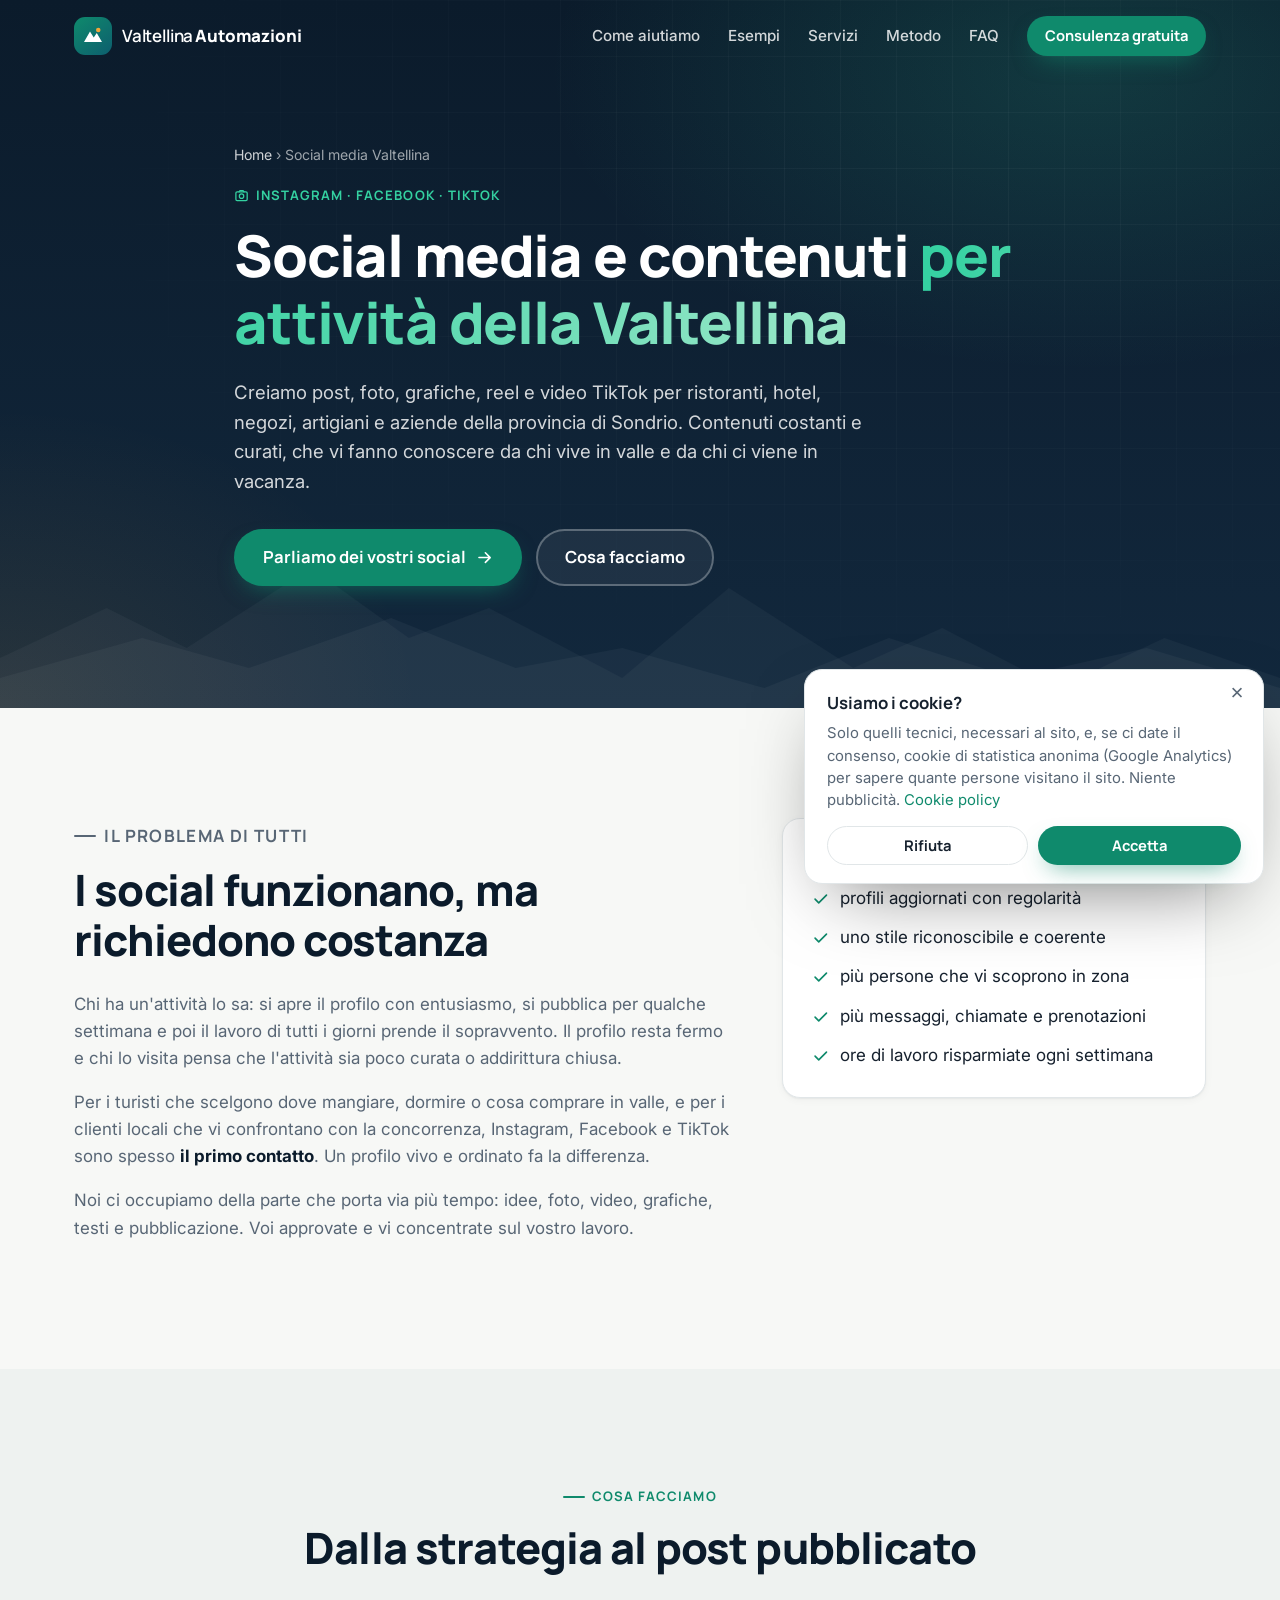
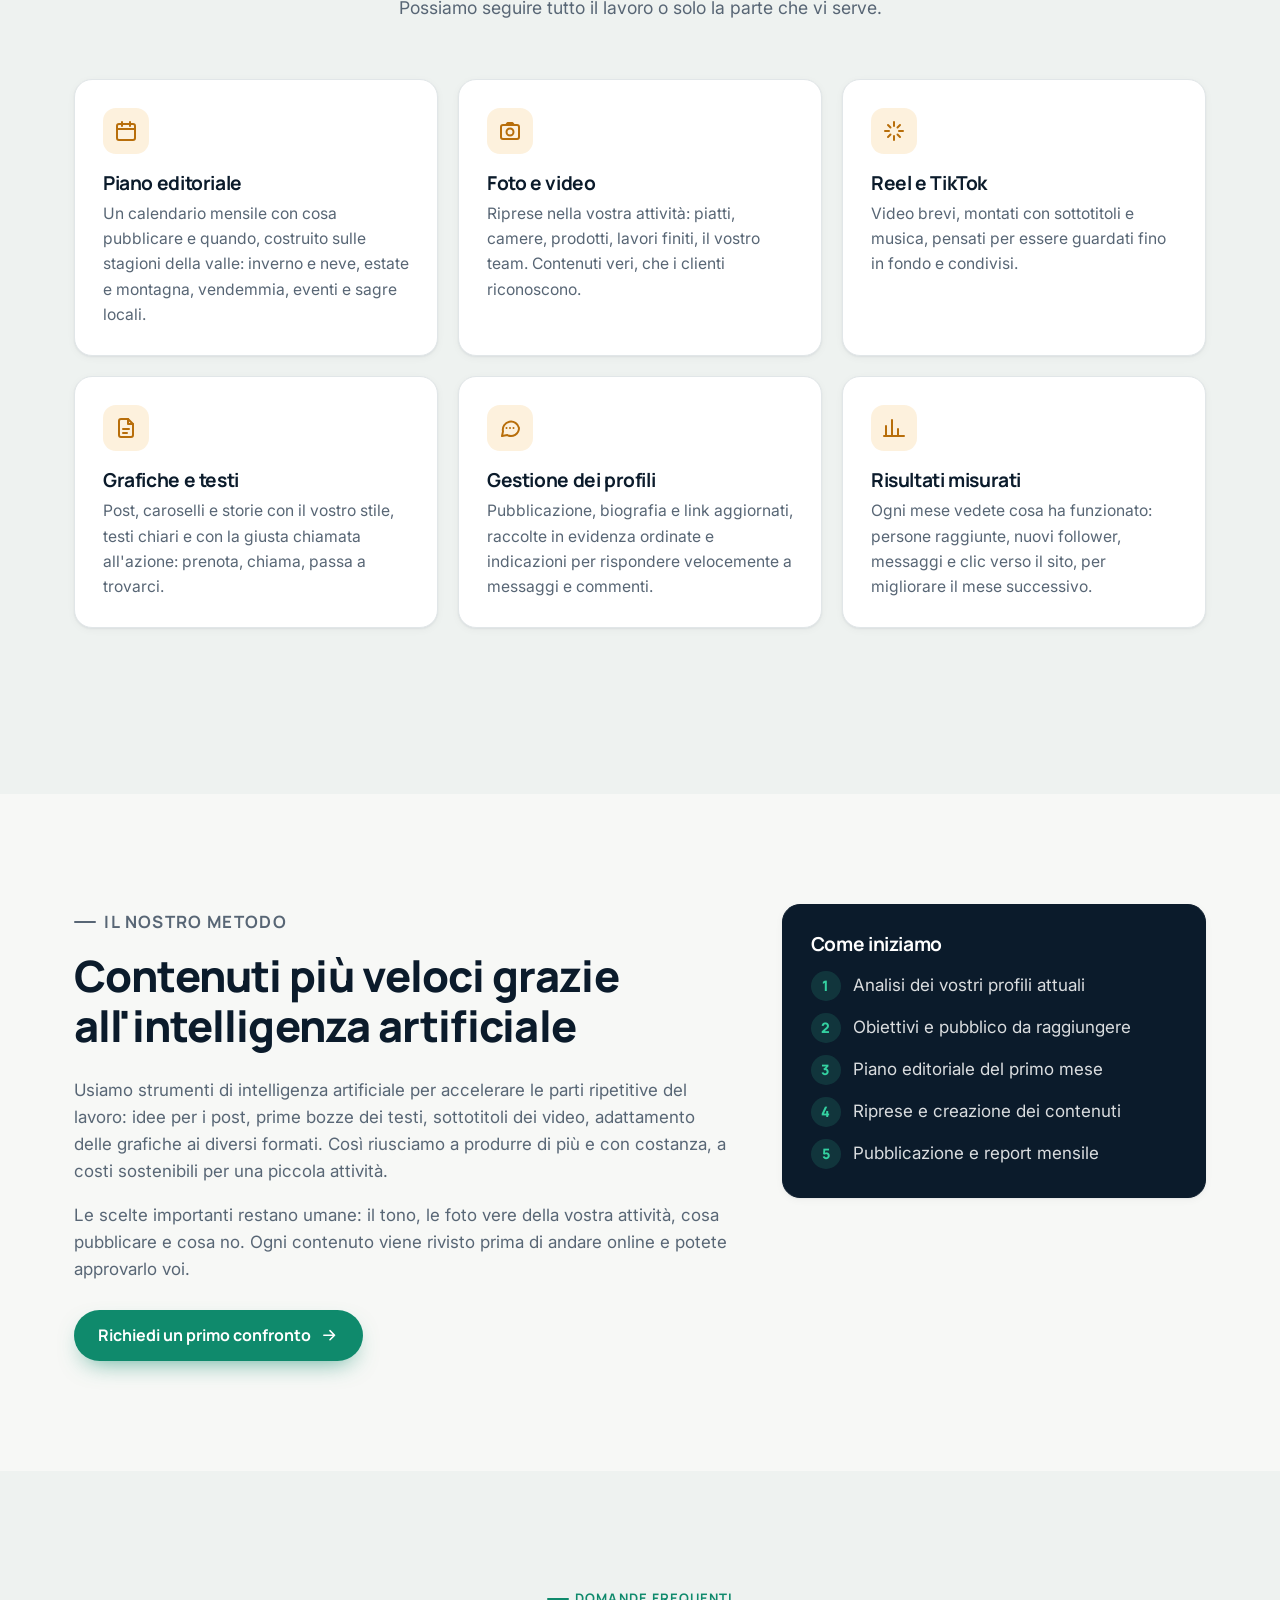
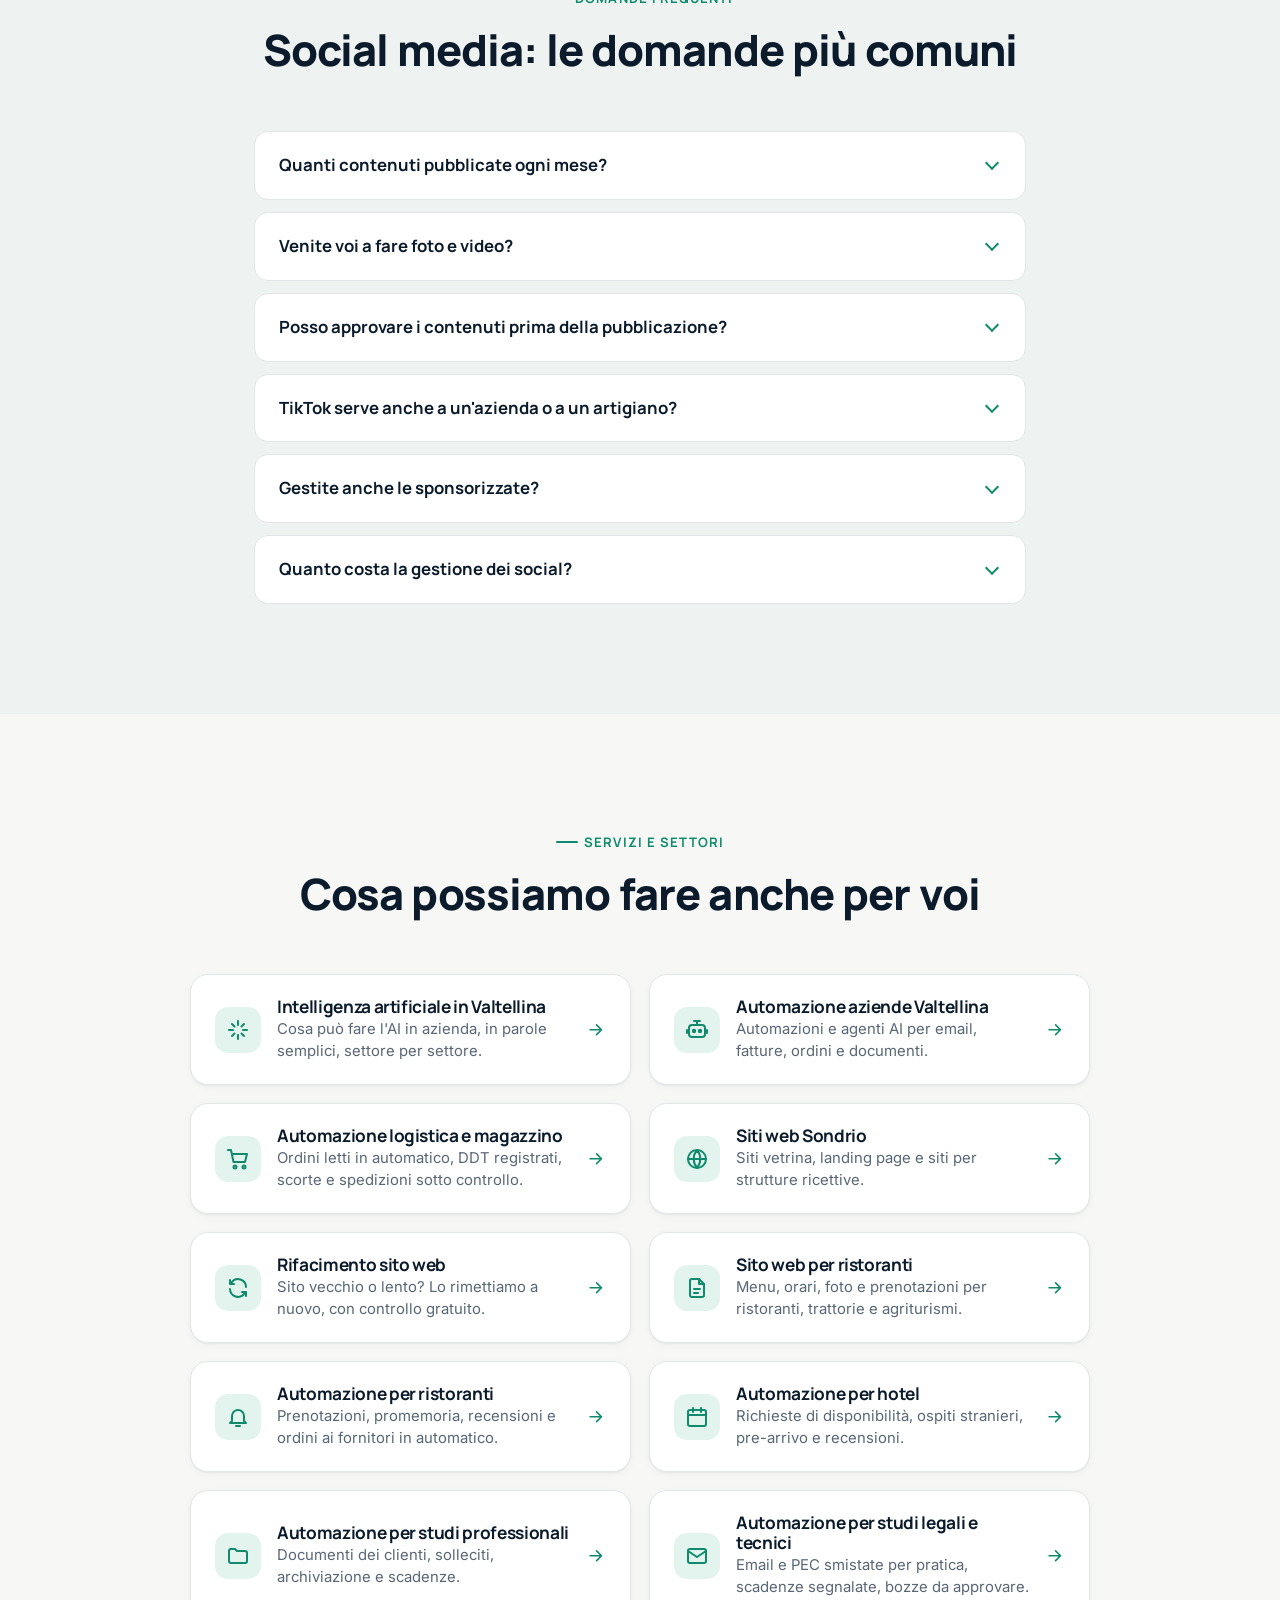
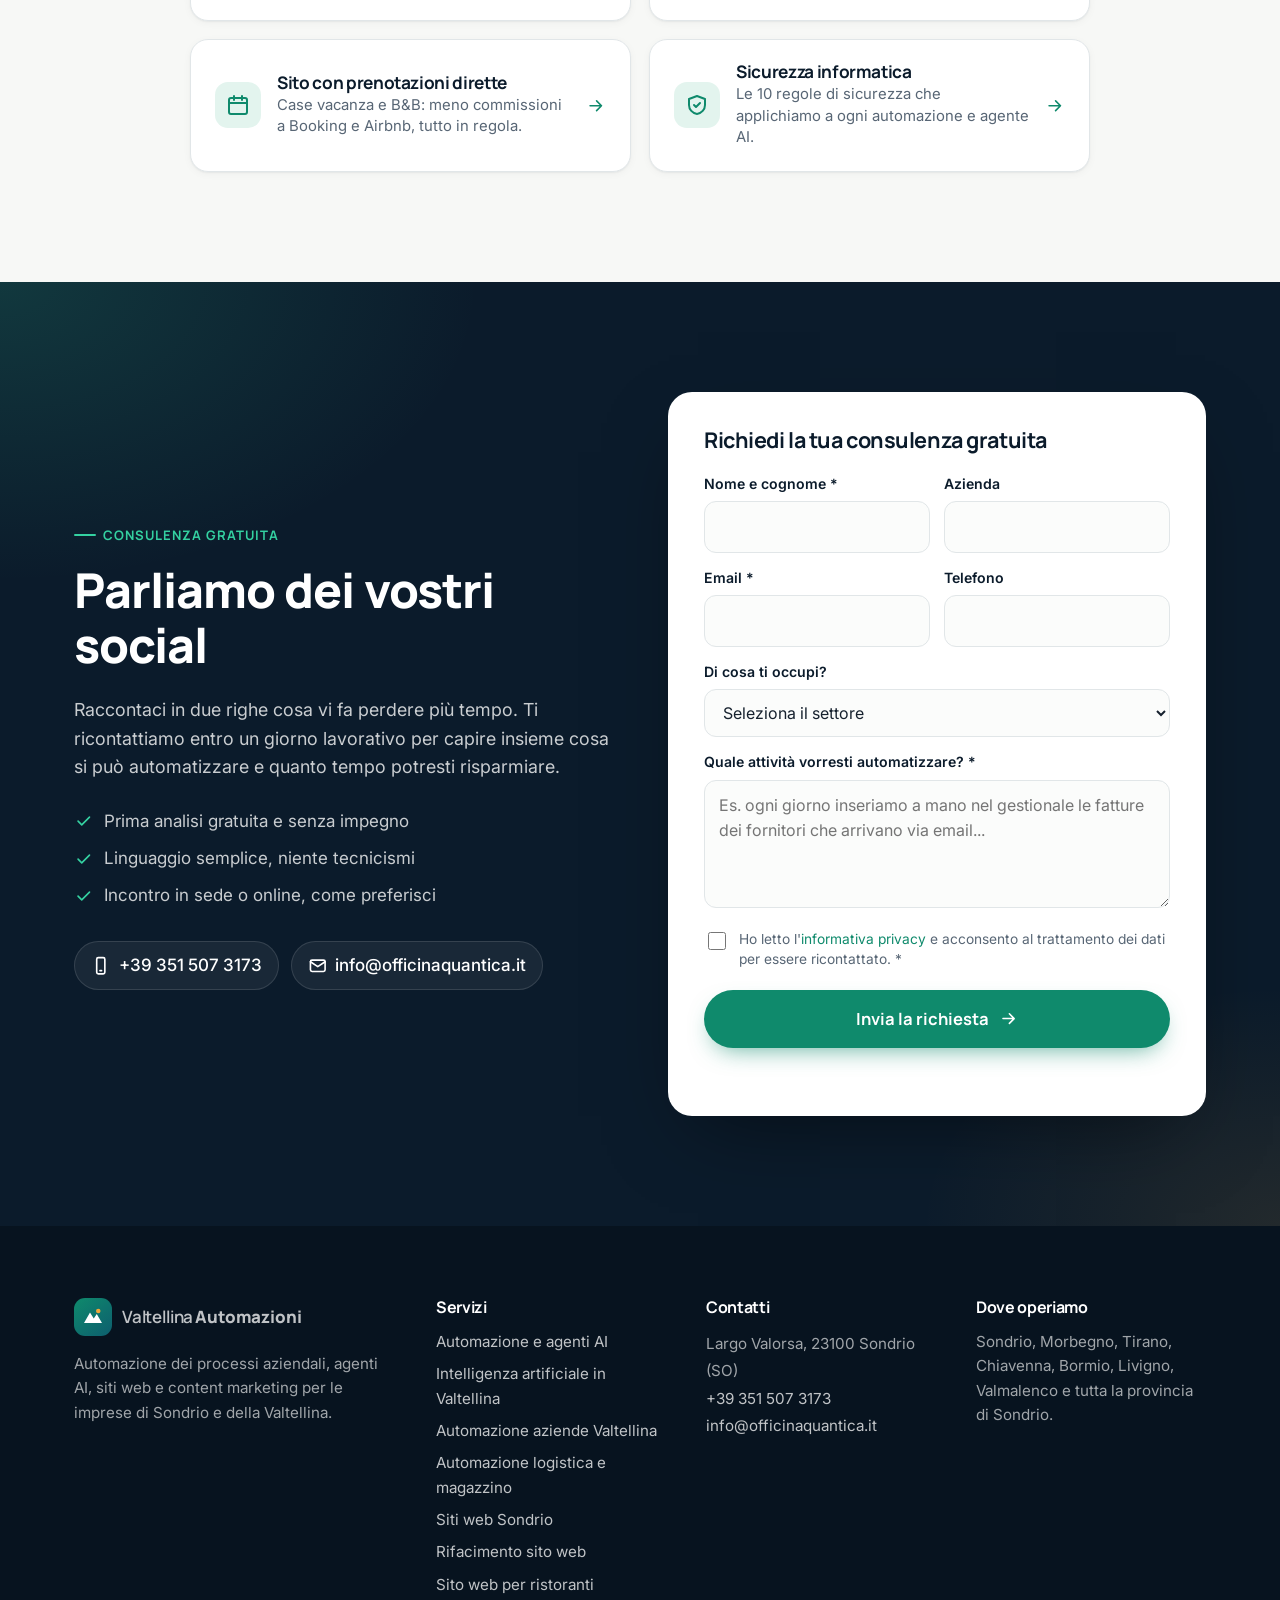
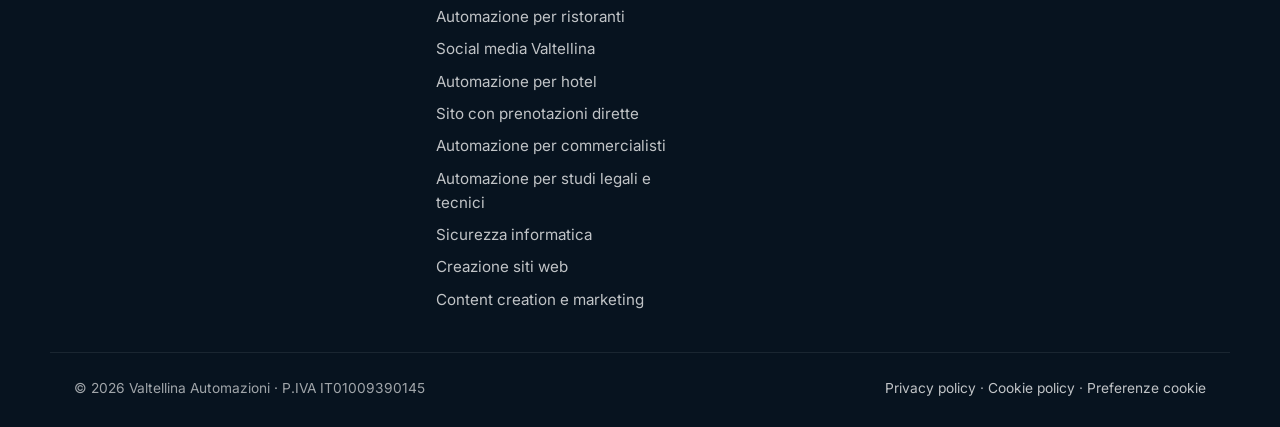
<file: social-media-valtellina/index.html>
<!DOCTYPE html>
<html lang="it">
<head>
  <meta charset="UTF-8">
  <meta name="viewport" content="width=device-width, initial-scale=1">
  <title>Social media e content creation in Valtellina | Valtellina Automazioni</title>
  <meta name="description" content="Gestione social e content creation per attività della Valtellina: post, foto, grafiche, reel e TikTok per ristoranti, hotel, negozi e aziende della provincia di Sondrio. Primo confronto gratuito.">
  <link rel="canonical" href="https://www.officinaquantica.it/social-media-valtellina/">
  <meta name="robots" content="index, follow">
  <meta name="geo.region" content="IT-SO">
  <meta name="geo.placename" content="Sondrio">
  <meta name="theme-color" content="#0B1B2B">
  <meta property="og:type" content="website">
  <meta property="og:locale" content="it_IT">
  <meta property="og:site_name" content="Valtellina Automazioni">
  <meta property="og:title" content="Social media e contenuti per attività della Valtellina">
  <meta property="og:description" content="Instagram, Facebook e TikTok per farvi conoscere in valle e dai turisti: piano editoriale, foto, grafiche, reel e testi.">
  <meta property="og:url" content="https://www.officinaquantica.it/social-media-valtellina/">

  <meta property="og:image" content="https://www.officinaquantica.it/assets/og-image.jpg">
  <meta property="og:image:width" content="1200">
  <meta property="og:image:height" content="630">
  <meta property="og:image:alt" content="Valtellina Automazioni: automatizza il lavoro, fai crescere la tua azienda">
  <meta name="twitter:card" content="summary_large_image">
  <link rel="icon" href="/favicon.ico" sizes="48x48">
  <link rel="icon" href="/assets/favicon.svg" type="image/svg+xml">
  <link rel="icon" href="/favicon-96x96.png" type="image/png" sizes="96x96">
  <link rel="icon" href="/icon-192.png" type="image/png" sizes="192x192">
  <link rel="apple-touch-icon" href="/apple-touch-icon.png">
  <link rel="preconnect" href="https://fonts.googleapis.com">
  <link rel="preconnect" href="https://fonts.gstatic.com" crossorigin>
  <link href="https://fonts.googleapis.com/css2?family=Inter:wght@400;500;600&family=Manrope:wght@500;600;700;800&display=swap" rel="stylesheet">
  <link rel="stylesheet" href="/css/style.css">
  <script type="application/ld+json">
{
  "@context": "https://schema.org",
  "@type": "Service",
  "name": "Social media e contenuti per attività della Valtellina",
  "serviceType": "Content creation e social media marketing",
  "url": "https://www.officinaquantica.it/social-media-valtellina/",
  "areaServed": [
    {
      "@type": "AdministrativeArea",
      "name": "Provincia di Sondrio"
    },
    {
      "@type": "Place",
      "name": "Valtellina"
    },
    {
      "@type": "Place",
      "name": "Valchiavenna"
    }
  ],
  "provider": {
    "@type": "ProfessionalService",
    "@id": "https://www.officinaquantica.it/#azienda",
    "name": "Valtellina Automazioni",
    "url": "https://www.officinaquantica.it/",
    "telephone": "+39 351 507 3173",
    "email": "info@officinaquantica.it"
  }
}
  </script>
  <script type="application/ld+json">
{
  "@context": "https://schema.org",
  "@type": "BreadcrumbList",
  "itemListElement": [
    {
      "@type": "ListItem",
      "position": 1,
      "name": "Home",
      "item": "https://www.officinaquantica.it/"
    },
    {
      "@type": "ListItem",
      "position": 2,
      "name": "Social media Valtellina",
      "item": "https://www.officinaquantica.it/social-media-valtellina/"
    }
  ]
}
  </script>
  <script type="application/ld+json">
{
  "@context": "https://schema.org",
  "@type": "FAQPage",
  "mainEntity": [
    {
      "@type": "Question",
      "name": "Quanti contenuti pubblicate ogni mese?",
      "acceptedAnswer": {
        "@type": "Answer",
        "text": "Lo decidiamo insieme in base agli obiettivi e al budget. Per molte attività locali un buon inizio sono alcuni post e video a settimana, pubblicati con regolarità."
      }
    },
    {
      "@type": "Question",
      "name": "Venite voi a fare foto e video?",
      "acceptedAnswer": {
        "@type": "Answer",
        "text": "Sì, organizziamo sessioni di riprese nella vostra attività in provincia di Sondrio. Possiamo anche lavorare con foto e video che ci mandate voi."
      }
    },
    {
      "@type": "Question",
      "name": "Posso approvare i contenuti prima della pubblicazione?",
      "acceptedAnswer": {
        "@type": "Answer",
        "text": "Sì. Vi mostriamo il piano e i contenuti in anticipo; si pubblica solo quello che approvate."
      }
    },
    {
      "@type": "Question",
      "name": "TikTok serve anche a un'azienda o a un artigiano?",
      "acceptedAnswer": {
        "@type": "Answer",
        "text": "Spesso sì: i video brevi raggiungono persone che non vi conoscono ancora e mostrano il vostro lavoro meglio di qualsiasi descrizione. Valutiamo insieme se e come usarlo per la vostra attività."
      }
    },
    {
      "@type": "Question",
      "name": "Gestite anche le sponsorizzate?",
      "acceptedAnswer": {
        "@type": "Answer",
        "text": "Possiamo impostare e seguire campagne a pagamento su Instagram e Facebook. Il budget pubblicitario lo decidete voi ed è separato dal costo del nostro lavoro."
      }
    },
    {
      "@type": "Question",
      "name": "Quanto costa la gestione dei social?",
      "acceptedAnswer": {
        "@type": "Answer",
        "text": "Dipende da quanti contenuti servono e se includono riprese. Dopo un primo confronto gratuito ricevete una proposta mensile chiara, senza vincoli lunghi."
      }
    }
  ]
}
  </script>
</head>
<body>

  <!-- Icone SVG riutilizzabili -->
  <svg width="0" height="0" style="position:absolute" aria-hidden="true">
    <defs>
      <symbol id="i-mail" viewBox="0 0 24 24"><rect x="3" y="5" width="18" height="14" rx="2"/><path d="m3 7 9 6 9-6"/></symbol>
      <symbol id="i-file" viewBox="0 0 24 24"><path d="M14 3H7a2 2 0 0 0-2 2v14a2 2 0 0 0 2 2h10a2 2 0 0 0 2-2V8z"/><path d="M14 3v5h5M9 13h6M9 17h4"/></symbol>
      <symbol id="i-sheet" viewBox="0 0 24 24"><rect x="3" y="4" width="18" height="16" rx="2"/><path d="M3 10h18M3 15h18M9 4v16"/></symbol>
      <symbol id="i-chart" viewBox="0 0 24 24"><path d="M4 20V10M10 20V4M16 20v-7M22 20H2"/></symbol>
      <symbol id="i-cart" viewBox="0 0 24 24"><circle cx="9" cy="20" r="1.5"/><circle cx="18" cy="20" r="1.5"/><path d="M2 3h3l2.5 12h11.5l2-8H6.2"/></symbol>
      <symbol id="i-link" viewBox="0 0 24 24"><path d="M10 14a5 5 0 0 0 7 0l3-3a5 5 0 0 0-7-7l-1 1"/><path d="M14 10a5 5 0 0 0-7 0l-3 3a5 5 0 0 0 7 7l1-1"/></symbol>
      <symbol id="i-chat" viewBox="0 0 24 24"><path d="M21 12a8 8 0 0 1-11.6 7.1L4 20l1-4.6A8 8 0 1 1 21 12z"/><path d="M8.5 12h.01M12 12h.01M15.5 12h.01"/></symbol>
      <symbol id="i-clock" viewBox="0 0 24 24"><circle cx="12" cy="12" r="9"/><path d="M12 7v5l3 2"/></symbol>
      <symbol id="i-spark" viewBox="0 0 24 24"><path d="M12 3v4M12 17v4M3 12h4M17 12h4M6 6l2.5 2.5M15.5 15.5 18 18M6 18l2.5-2.5M15.5 8.5 18 6"/></symbol>
      <symbol id="i-brain" viewBox="0 0 24 24"><rect x="4" y="7" width="16" height="12" rx="3"/><path d="M12 7V3M9 3h6"/><circle cx="9" cy="13" r="1.2"/><circle cx="15" cy="13" r="1.2"/><path d="M2 12v3M22 12v3"/></symbol>
      <symbol id="i-check" viewBox="0 0 24 24"><path d="m5 12.5 4.5 4.5L19 7.5"/></symbol>
      <symbol id="i-arrow" viewBox="0 0 24 24"><path d="M5 12h14M13 6l6 6-6 6"/></symbol>
      <symbol id="i-globe" viewBox="0 0 24 24"><circle cx="12" cy="12" r="9"/><path d="M3 12h18M12 3a14 14 0 0 1 0 18M12 3a14 14 0 0 0 0 18"/></symbol>
      <symbol id="i-camera" viewBox="0 0 24 24"><rect x="3" y="6" width="18" height="14" rx="2"/><circle cx="12" cy="13" r="3.5"/><path d="M8 6l1.5-2h5L16 6"/></symbol>
      <symbol id="i-search" viewBox="0 0 24 24"><circle cx="11" cy="11" r="7"/><path d="m20 20-3.5-3.5"/></symbol>
      <symbol id="i-user" viewBox="0 0 24 24"><circle cx="12" cy="8" r="4"/><path d="M4 21a8 8 0 0 1 16 0"/></symbol>
      <symbol id="i-pin" viewBox="0 0 24 24"><path d="M12 21s-7-6.2-7-12a7 7 0 0 1 14 0c0 5.8-7 12-7 12z"/><circle cx="12" cy="9" r="2.5"/></symbol>
      <symbol id="i-puzzle" viewBox="0 0 24 24"><path d="M10 3h4v3a2 2 0 1 0 4 0V3h3v7h-3a2 2 0 1 0 0 4h3v7h-7v-3a2 2 0 1 0-4 0v3H3v-7h3a2 2 0 1 0 0-4H3V3h7z"/></symbol>
      <symbol id="i-step" viewBox="0 0 24 24"><path d="M4 18h5v-5h5V8h6"/><circle cx="20" cy="8" r="1.5"/></symbol>
      <symbol id="i-shield" viewBox="0 0 24 24"><path d="M12 3 4 6v6c0 4.5 3.4 8.3 8 9 4.6-.7 8-4.5 8-9V6z"/><path d="m9 12 2 2 4-4"/></symbol>
      <symbol id="i-phone" viewBox="0 0 24 24"><rect x="7" y="2" width="10" height="20" rx="2"/><path d="M11 18h2"/></symbol>
      <symbol id="i-calendar" viewBox="0 0 24 24"><rect x="3" y="5" width="18" height="16" rx="2"/><path d="M3 10h18M8 3v4M16 3v4"/></symbol>
      <symbol id="i-folder" viewBox="0 0 24 24"><path d="M3 7a2 2 0 0 1 2-2h4l2 2h8a2 2 0 0 1 2 2v8a2 2 0 0 1-2 2H5a2 2 0 0 1-2-2z"/></symbol>
      <symbol id="i-bell" viewBox="0 0 24 24"><path d="M6 16V11a6 6 0 0 1 12 0v5l2 2H4z"/><path d="M10 21h4"/></symbol>
      <symbol id="i-refresh" viewBox="0 0 24 24"><path d="M20 11a8 8 0 0 0-14.5-4.5L4 8M4 4v4h4M4 13a8 8 0 0 0 14.5 4.5L20 16M20 20v-4h-4"/></symbol>
      <symbol id="i-lock" viewBox="0 0 24 24"><rect x="5" y="11" width="14" height="10" rx="2"/><path d="M8 11V7a4 4 0 0 1 8 0v4"/><path d="M12 15v2"/></symbol>
      <symbol id="i-key" viewBox="0 0 24 24"><circle cx="8" cy="15" r="4"/><path d="m11 12 9-9M17 6l3 3M15 8l2 2"/></symbol>
    </defs>
  </svg>

  <a class="skip-link" href="#contenuto">Vai al contenuto</a>

  <!-- ===== HEADER ===== -->
  <header class="header" id="top">
    <div class="container header__inner">
      <a href="/" class="logo" aria-label="Valtellina Automazioni - torna all'inizio">
        <span class="logo__mark" aria-hidden="true">
          <svg viewBox="0 0 32 32"><path d="M4 24 12 10l5 8 4-6 7 12z" fill="currentColor"/><circle cx="23" cy="8" r="3" fill="var(--warm)"/></svg>
        </span>
        <span class="logo__text">Valtellina<strong>Automazioni</strong></span>
      </a>

      <nav class="nav" id="nav" aria-label="Navigazione principale">
        <a href="/#soluzione">Come aiutiamo</a>
        <a href="/#esempi">Esempi</a>
        <a href="/#servizi">Servizi</a>
        <a href="/#metodo">Metodo</a>
        <a href="#faq">FAQ</a>
        <a href="#contatti" class="btn btn--primary btn--sm nav__cta">Consulenza gratuita</a>
      </nav>

      <button class="nav-toggle" aria-label="Apri il menu" aria-expanded="false" aria-controls="nav">
        <span></span><span></span><span></span>
      </button>
    </div>
  </header>

  <main id="contenuto">
    <!-- HERO PAGINA -->
    <section class="hero hero--page">
      <div class="hero__bg" aria-hidden="true"></div>
      <div class="container hero__grid">
        <div class="hero__copy">
          <nav class="crumbs" aria-label="Percorso"><a href="/">Home</a> <span aria-hidden="true">›</span> <span>Social media Valtellina</span></nav>
          <p class="eyebrow eyebrow--light"><svg class="ic"><use href="#i-camera"/></svg> Instagram · Facebook · TikTok</p>
          <h1>Social media e contenuti <span class="hl">per attività della Valtellina</span></h1>
          <p class="hero__lead">Creiamo post, foto, grafiche, reel e video TikTok per ristoranti, hotel, negozi, artigiani e aziende della provincia di Sondrio. Contenuti costanti e curati, che vi fanno conoscere da chi vive in valle e da chi ci viene in vacanza.</p>
          <div class="hero__ctas">
            <a href="#contatti" class="btn btn--primary btn--lg">Parliamo dei vostri social <svg class="ic"><use href="#i-arrow"/></svg></a>
            <a href="#cosa-facciamo" class="btn btn--ghost btn--lg">Cosa facciamo</a>
          </div>
        </div>
      </div>
    </section>

    <!-- PROBLEMA -->
    <section class="section">
      <div class="container prose-grid">
        <div class="prose reveal">
          <p class="eyebrow">Il problema di tutti</p>
          <h2>I social funzionano, ma richiedono costanza</h2>
          <p>Chi ha un'attività lo sa: si apre il profilo con entusiasmo, si pubblica per qualche settimana e poi il lavoro di tutti i giorni prende il sopravvento. Il profilo resta fermo e chi lo visita pensa che l'attività sia poco curata o addirittura chiusa.</p>
          <p>Per i turisti che scelgono dove mangiare, dormire o cosa comprare in valle, e per i clienti locali che vi confrontano con la concorrenza, Instagram, Facebook e TikTok sono spesso <strong>il primo contatto</strong>. Un profilo vivo e ordinato fa la differenza.</p>
          <p>Noi ci occupiamo della parte che porta via più tempo: idee, foto, video, grafiche, testi e pubblicazione. Voi approvate e vi concentrate sul vostro lavoro.</p>
        </div>
        <aside class="note-card reveal">
          <h3>Cosa ottenete</h3>
          <ul>
            <li><svg class="ic"><use href="#i-check"/></svg> profili aggiornati con regolarità</li>
            <li><svg class="ic"><use href="#i-check"/></svg> uno stile riconoscibile e coerente</li>
            <li><svg class="ic"><use href="#i-check"/></svg> più persone che vi scoprono in zona</li>
            <li><svg class="ic"><use href="#i-check"/></svg> più messaggi, chiamate e prenotazioni</li>
            <li><svg class="ic"><use href="#i-check"/></svg> ore di lavoro risparmiate ogni settimana</li>
          </ul>
        </aside>
      </div>
    </section>

    <!-- COSA FACCIAMO -->
    <section class="section section--tint" id="cosa-facciamo">
      <div class="container">
        <div class="section__head reveal">
          <p class="eyebrow">Cosa facciamo</p>
          <h2>Dalla strategia al post pubblicato</h2>
          <p class="section__lead">Possiamo seguire tutto il lavoro o solo la parte che vi serve.</p>
        </div>
        <div class="pain-grid">
          <article class="pain reveal">
            <svg class="pain__ic"><use href="#i-calendar"/></svg>
            <h3>Piano editoriale</h3>
            <p>Un calendario mensile con cosa pubblicare e quando, costruito sulle stagioni della valle: inverno e neve, estate e montagna, vendemmia, eventi e sagre locali.</p>
          </article>
          <article class="pain reveal">
            <svg class="pain__ic"><use href="#i-camera"/></svg>
            <h3>Foto e video</h3>
            <p>Riprese nella vostra attività: piatti, camere, prodotti, lavori finiti, il vostro team. Contenuti veri, che i clienti riconoscono.</p>
          </article>
          <article class="pain reveal">
            <svg class="pain__ic"><use href="#i-spark"/></svg>
            <h3>Reel e TikTok</h3>
            <p>Video brevi, montati con sottotitoli e musica, pensati per essere guardati fino in fondo e condivisi.</p>
          </article>
          <article class="pain reveal">
            <svg class="pain__ic"><use href="#i-file"/></svg>
            <h3>Grafiche e testi</h3>
            <p>Post, caroselli e storie con il vostro stile, testi chiari e con la giusta chiamata all'azione: prenota, chiama, passa a trovarci.</p>
          </article>
          <article class="pain reveal">
            <svg class="pain__ic"><use href="#i-chat"/></svg>
            <h3>Gestione dei profili</h3>
            <p>Pubblicazione, biografia e link aggiornati, raccolte in evidenza ordinate e indicazioni per rispondere velocemente a messaggi e commenti.</p>
          </article>
          <article class="pain reveal">
            <svg class="pain__ic"><use href="#i-chart"/></svg>
            <h3>Risultati misurati</h3>
            <p>Ogni mese vedete cosa ha funzionato: persone raggiunte, nuovi follower, messaggi e clic verso il sito, per migliorare il mese successivo.</p>
          </article>
        </div>
      </div>
    </section>

    <!-- AI -->
    <section class="section">
      <div class="container prose-grid">
        <div class="prose reveal">
          <p class="eyebrow">Il nostro metodo</p>
          <h2>Contenuti più veloci grazie all'intelligenza artificiale</h2>
          <p>Usiamo strumenti di intelligenza artificiale per accelerare le parti ripetitive del lavoro: idee per i post, prime bozze dei testi, sottotitoli dei video, adattamento delle grafiche ai diversi formati. Così riusciamo a produrre di più e con costanza, a costi sostenibili per una piccola attività.</p>
          <p>Le scelte importanti restano umane: il tono, le foto vere della vostra attività, cosa pubblicare e cosa no. Ogni contenuto viene rivisto prima di andare online e potete approvarlo voi.</p>
          <a href="#contatti" class="btn btn--primary">Richiedi un primo confronto <svg class="ic"><use href="#i-arrow"/></svg></a>
        </div>
        <aside class="note-card note-card--dark reveal">
          <h3>Come iniziamo</h3>
          <ol class="mini-flow">
            <li><span>1</span> Analisi dei vostri profili attuali</li>
            <li><span>2</span> Obiettivi e pubblico da raggiungere</li>
            <li><span>3</span> Piano editoriale del primo mese</li>
            <li><span>4</span> Riprese e creazione dei contenuti</li>
            <li><span>5</span> Pubblicazione e report mensile</li>
          </ol>
        </aside>
      </div>
    </section>

    <!-- FAQ -->
    <section class="section section--tint" id="faq">
      <div class="container container--narrow">
        <div class="section__head reveal">
          <p class="eyebrow">Domande frequenti</p>
          <h2>Social media: le domande più comuni</h2>
        </div>
        <div class="faq reveal">
          <details><summary>Quanti contenuti pubblicate ogni mese?</summary><p>Lo decidiamo insieme in base agli obiettivi e al budget. Per molte attività locali un buon inizio sono alcuni post e video a settimana, pubblicati con regolarità.</p></details>
          <details><summary>Venite voi a fare foto e video?</summary><p>Sì, organizziamo sessioni di riprese nella vostra attività in provincia di Sondrio. Possiamo anche lavorare con foto e video che ci mandate voi.</p></details>
          <details><summary>Posso approvare i contenuti prima della pubblicazione?</summary><p>Sì. Vi mostriamo il piano e i contenuti in anticipo; si pubblica solo quello che approvate.</p></details>
          <details><summary>TikTok serve anche a un'azienda o a un artigiano?</summary><p>Spesso sì: i video brevi raggiungono persone che non vi conoscono ancora e mostrano il vostro lavoro meglio di qualsiasi descrizione. Valutiamo insieme se e come usarlo per la vostra attività.</p></details>
          <details><summary>Gestite anche le sponsorizzate?</summary><p>Possiamo impostare e seguire campagne a pagamento su Instagram e Facebook. Il budget pubblicitario lo decidete voi ed è separato dal costo del nostro lavoro.</p></details>
          <details><summary>Quanto costa la gestione dei social?</summary><p>Dipende da quanti contenuti servono e se includono riprese. Dopo un primo confronto gratuito ricevete una proposta mensile chiara, senza vincoli lunghi.</p></details>
        </div>
      </div>
    </section>

    <!-- ALTRI SERVIZI -->
    <section class="section section--related">
      <div class="container">
        <div class="section__head reveal"><p class="eyebrow">Servizi e settori</p><h2>Cosa possiamo fare anche per voi</h2></div>
        <div class="related">
          <a class="related__item reveal" href="/intelligenza-artificiale-valtellina/"><svg class="ic"><use href="#i-spark"/></svg><div><h3>Intelligenza artificiale in Valtellina</h3><p>Cosa può fare l'AI in azienda, in parole semplici, settore per settore.</p></div><svg class="ic related__go"><use href="#i-arrow"/></svg></a>
          <a class="related__item reveal" href="/automazione-aziende-valtellina/"><svg class="ic"><use href="#i-brain"/></svg><div><h3>Automazione aziende Valtellina</h3><p>Automazioni e agenti AI per email, fatture, ordini e documenti.</p></div><svg class="ic related__go"><use href="#i-arrow"/></svg></a>
          <a class="related__item reveal" href="/automazione-logistica-magazzino-sondrio/"><svg class="ic"><use href="#i-cart"/></svg><div><h3>Automazione logistica e magazzino</h3><p>Ordini letti in automatico, DDT registrati, scorte e spedizioni sotto controllo.</p></div><svg class="ic related__go"><use href="#i-arrow"/></svg></a>
          <a class="related__item reveal" href="/siti-web-sondrio/"><svg class="ic"><use href="#i-globe"/></svg><div><h3>Siti web Sondrio</h3><p>Siti vetrina, landing page e siti per strutture ricettive.</p></div><svg class="ic related__go"><use href="#i-arrow"/></svg></a>
          <a class="related__item reveal" href="/rifacimento-sito-web-sondrio/"><svg class="ic"><use href="#i-refresh"/></svg><div><h3>Rifacimento sito web</h3><p>Sito vecchio o lento? Lo rimettiamo a nuovo, con controllo gratuito.</p></div><svg class="ic related__go"><use href="#i-arrow"/></svg></a>
          <a class="related__item reveal" href="/sito-web-ristoranti-valtellina/"><svg class="ic"><use href="#i-file"/></svg><div><h3>Sito web per ristoranti</h3><p>Menu, orari, foto e prenotazioni per ristoranti, trattorie e agriturismi.</p></div><svg class="ic related__go"><use href="#i-arrow"/></svg></a>
          <a class="related__item reveal" href="/automazione-ristoranti-valtellina/"><svg class="ic"><use href="#i-bell"/></svg><div><h3>Automazione per ristoranti</h3><p>Prenotazioni, promemoria, recensioni e ordini ai fornitori in automatico.</p></div><svg class="ic related__go"><use href="#i-arrow"/></svg></a>
          <a class="related__item reveal" href="/automazione-hotel-valtellina/"><svg class="ic"><use href="#i-calendar"/></svg><div><h3>Automazione per hotel</h3><p>Richieste di disponibilità, ospiti stranieri, pre-arrivo e recensioni.</p></div><svg class="ic related__go"><use href="#i-arrow"/></svg></a>
          <a class="related__item reveal" href="/automazione-commercialisti-sondrio/"><svg class="ic"><use href="#i-folder"/></svg><div><h3>Automazione per studi professionali</h3><p>Documenti dei clienti, solleciti, archiviazione e scadenze.</p></div><svg class="ic related__go"><use href="#i-arrow"/></svg></a>
          <a class="related__item reveal" href="/automazione-studi-legali-tecnici-sondrio/"><svg class="ic"><use href="#i-mail"/></svg><div><h3>Automazione per studi legali e tecnici</h3><p>Email e PEC smistate per pratica, scadenze segnalate, bozze da approvare.</p></div><svg class="ic related__go"><use href="#i-arrow"/></svg></a>
          <a class="related__item reveal" href="/sito-prenotazioni-dirette-case-vacanza/"><svg class="ic"><use href="#i-calendar"/></svg><div><h3>Sito con prenotazioni dirette</h3><p>Case vacanza e B&B: meno commissioni a Booking e Airbnb, tutto in regola.</p></div><svg class="ic related__go"><use href="#i-arrow"/></svg></a>
          <a class="related__item reveal" href="/sicurezza-informatica-automazioni/"><svg class="ic"><use href="#i-shield"/></svg><div><h3>Sicurezza informatica</h3><p>Le 10 regole di sicurezza che applichiamo a ogni automazione e agente AI.</p></div><svg class="ic related__go"><use href="#i-arrow"/></svg></a>
        </div>
      </div>
    </section>

    <!-- ===== 8. CTA FINALE / CONTATTI ===== -->
    <section class="section section--cta" id="contatti">
      <div class="container cta">
        <div class="cta__copy reveal">
          <p class="eyebrow eyebrow--light">Consulenza gratuita</p>
          <h2>Parliamo dei vostri social</h2>
          <p class="cta__lead">Raccontaci in due righe cosa vi fa perdere più tempo. Ti ricontattiamo entro un giorno lavorativo per capire insieme cosa si può automatizzare e quanto tempo potresti risparmiare.</p>
          <ul class="cta__points">
            <li><svg class="ic"><use href="#i-check"/></svg> Prima analisi gratuita e senza impegno</li>
            <li><svg class="ic"><use href="#i-check"/></svg> Linguaggio semplice, niente tecnicismi</li>
            <li><svg class="ic"><use href="#i-check"/></svg> Incontro in sede o online, come preferisci</li>
          </ul>
          <div class="cta__direct">
            <a href="tel:+393515073173"><svg class="ic"><use href="#i-phone"/></svg> +39 351 507 3173</a>
            <a href="mailto:info@officinaquantica.it"><svg class="ic"><use href="#i-mail"/></svg> info@officinaquantica.it</a>
          </div>
        </div>

        <form class="form reveal" id="contact-form" action="https://formsubmit.co/ajax/info@officinaquantica.it" method="POST" novalidate>
          <input type="hidden" name="_subject" value="Nuova richiesta dal sito: pagina Social media Valtellina">
          <input type="hidden" name="_template" value="table">
          <input type="text" name="_honey" tabindex="-1" autocomplete="off" aria-hidden="true" style="position:absolute;left:-9999px">
          <h3 class="form__title">Richiedi la tua consulenza gratuita</h3>
          <div class="form__row">
            <label class="field">
              <span>Nome e cognome *</span>
              <input type="text" name="nome" autocomplete="name" required>
            </label>
            <label class="field">
              <span>Azienda</span>
              <input type="text" name="azienda" autocomplete="organization">
            </label>
          </div>
          <div class="form__row">
            <label class="field">
              <span>Email *</span>
              <input type="email" name="email" autocomplete="email" required>
            </label>
            <label class="field">
              <span>Telefono</span>
              <input type="tel" name="telefono" autocomplete="tel">
            </label>
          </div>
          <label class="field">
            <span>Di cosa ti occupi?</span>
            <select name="settore">
              <option value="">Seleziona il settore</option>
              <option>Azienda / PMI</option>
              <option>Studio professionale</option>
              <option>Negozio / Commercio</option>
              <option>Ristorante / Struttura ricettiva</option>
              <option>Artigiano</option>
              <option>Altro</option>
            </select>
          </label>
          <label class="field">
            <span>Quale attività vorresti automatizzare? *</span>
            <textarea name="messaggio" rows="4" required placeholder="Es. ogni giorno inseriamo a mano nel gestionale le fatture dei fornitori che arrivano via email..."></textarea>
          </label>
          <label class="check">
            <input type="checkbox" name="privacy" required>
            <span>Ho letto l'<a href="/privacy.html">informativa privacy</a> e acconsento al trattamento dei dati per essere ricontattato. *</span>
          </label>
          <button type="submit" class="btn btn--primary btn--lg btn--block">Invia la richiesta <svg class="ic"><use href="#i-arrow"/></svg></button>
          <p class="form__msg" id="form-msg" role="status" aria-live="polite"></p>
        </form>
      </div>
    </section>
  </main>

  <!-- ===== FOOTER ===== -->
  <footer class="footer">
    <div class="container footer__grid">
      <div>
        <a href="/" class="logo logo--footer" aria-label="Valtellina Automazioni">
          <span class="logo__mark" aria-hidden="true">
            <svg viewBox="0 0 32 32"><path d="M4 24 12 10l5 8 4-6 7 12z" fill="currentColor"/><circle cx="23" cy="8" r="3" fill="var(--warm)"/></svg>
          </span>
          <span class="logo__text">Valtellina<strong>Automazioni</strong></span>
        </a>
        <p class="footer__claim">Automazione dei processi aziendali, agenti AI, siti web e content marketing per le imprese di Sondrio e della Valtellina.</p>
      </div>
      <div>
        <h3>Servizi</h3>
        <ul>
          <li><a href="/#automazione">Automazione e agenti AI</a></li>
          <li><a href="/intelligenza-artificiale-valtellina/">Intelligenza artificiale in Valtellina</a></li>
          <li><a href="/automazione-aziende-valtellina/">Automazione aziende Valtellina</a></li>
          <li><a href="/automazione-logistica-magazzino-sondrio/">Automazione logistica e magazzino</a></li>
          <li><a href="/siti-web-sondrio/">Siti web Sondrio</a></li>
          <li><a href="/rifacimento-sito-web-sondrio/">Rifacimento sito web</a></li>
          <li><a href="/sito-web-ristoranti-valtellina/">Sito web per ristoranti</a></li>
          <li><a href="/automazione-ristoranti-valtellina/">Automazione per ristoranti</a></li>
          <li><a href="/social-media-valtellina/">Social media Valtellina</a></li>
          <li><a href="/automazione-hotel-valtellina/">Automazione per hotel</a></li>
          <li><a href="/sito-prenotazioni-dirette-case-vacanza/">Sito con prenotazioni dirette</a></li>
          <li><a href="/automazione-commercialisti-sondrio/">Automazione per commercialisti</a></li>
          <li><a href="/automazione-studi-legali-tecnici-sondrio/">Automazione per studi legali e tecnici</a></li>
          <li><a href="/sicurezza-informatica-automazioni/">Sicurezza informatica</a></li>
          <li><a href="/#siti-web">Creazione siti web</a></li>
          <li><a href="/#content-marketing">Content creation e marketing</a></li>
        </ul>
      </div>
      <div>
        <h3>Contatti</h3>
        <address>
          Largo Valorsa, 23100 Sondrio (SO)<br>
          <a href="tel:+393515073173">+39 351 507 3173</a><br>
          <a href="mailto:info@officinaquantica.it">info@officinaquantica.it</a>
        </address>
      </div>
      <div>
        <h3>Dove operiamo</h3>
        <p class="footer__areas">Sondrio, Morbegno, Tirano, Chiavenna, Bormio, Livigno, Valmalenco e tutta la provincia di Sondrio.</p>
      </div>
    </div>
    <div class="container footer__bottom">
      <p>© <span id="year">2026</span> Valtellina Automazioni · P.IVA IT01009390145</p>
      <p><a href="/privacy.html">Privacy policy</a> · <a href="/privacy.html#cookie">Cookie policy</a> · <a href="#" data-cookie-prefs>Preferenze cookie</a></p>
    </div>
  </footer>

  <!-- CTA fissa su smartphone -->
  <a href="#contatti" class="mobile-cta">Richiedi una consulenza gratuita</a>

  <script src="/js/main.js" defer></script>
  <script src="/js/cookie-consent.js" defer></script>
</body>
</html>
</file>
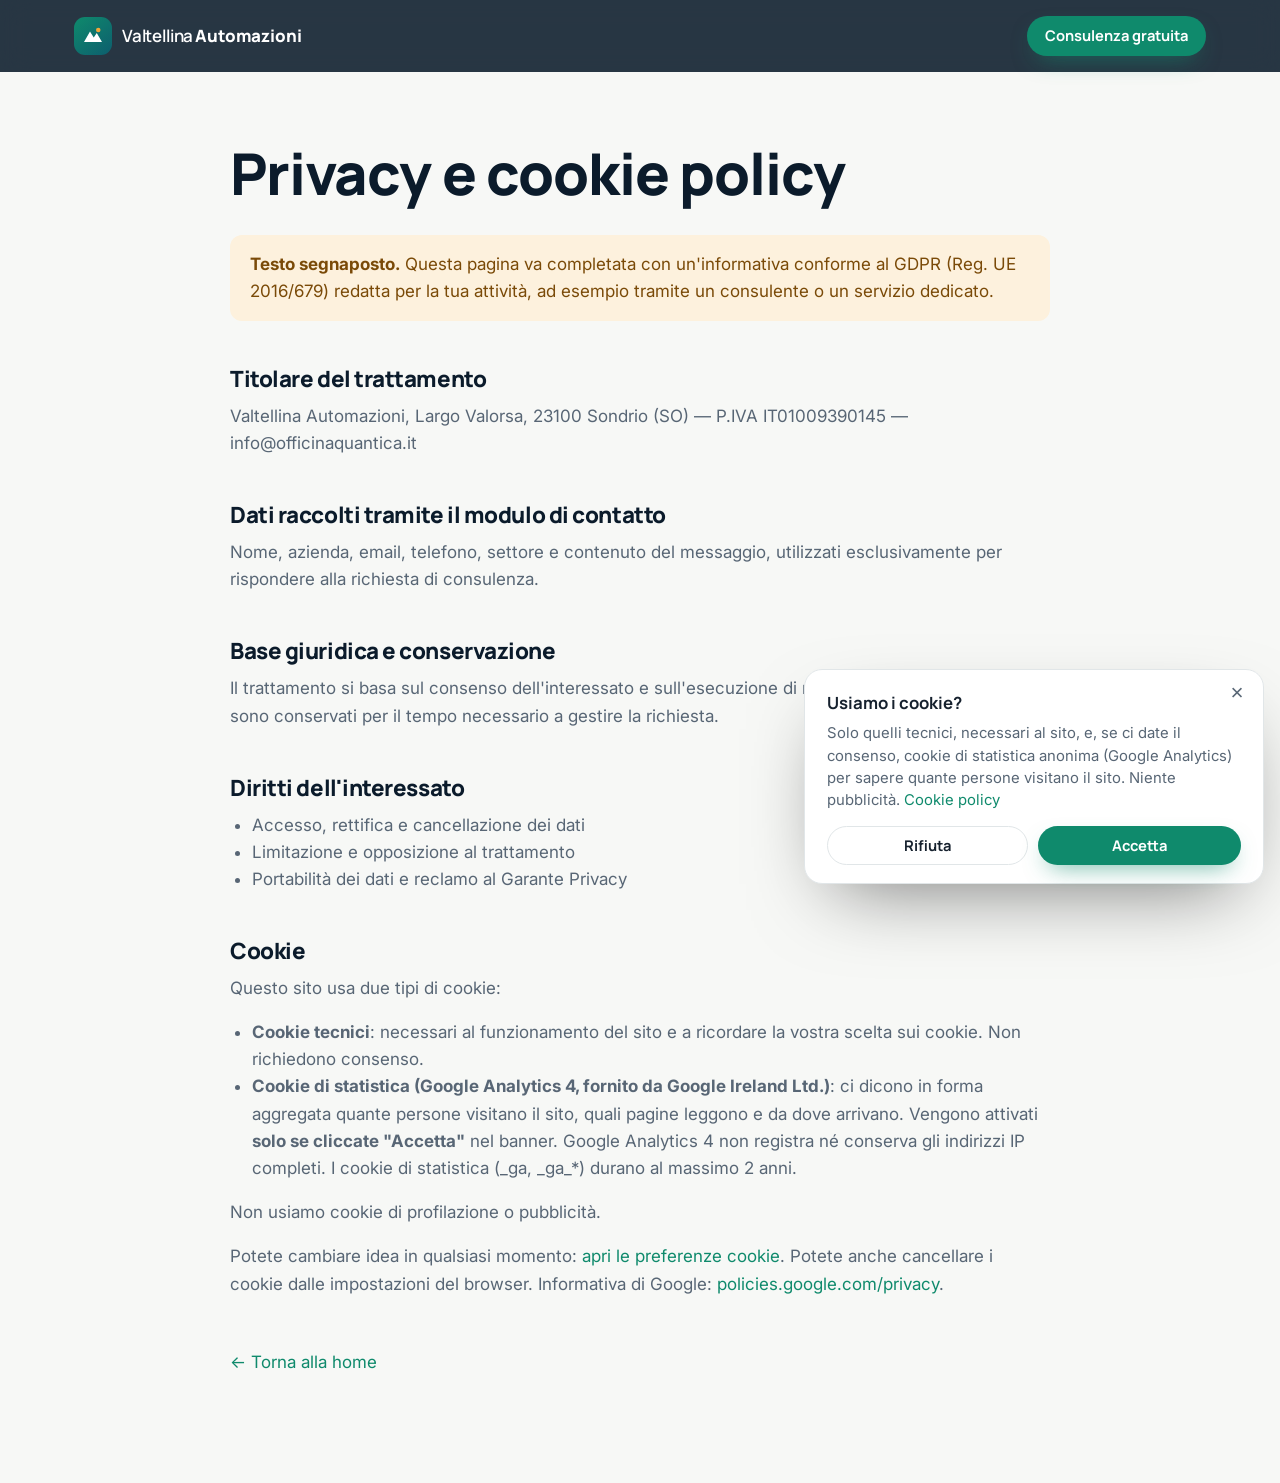
<file: privacy.html>
<!DOCTYPE html>
<html lang="it">
<head>
  <meta charset="UTF-8">
  <meta name="viewport" content="width=device-width, initial-scale=1">
  <title>Privacy e cookie policy | Valtellina Automazioni</title>
  <meta name="robots" content="noindex, follow">
  <link rel="icon" href="/favicon.ico" sizes="48x48">
  <link rel="icon" href="/assets/favicon.svg" type="image/svg+xml">
  <link rel="icon" href="/favicon-96x96.png" type="image/png" sizes="96x96">
  <link rel="icon" href="/icon-192.png" type="image/png" sizes="192x192">
  <link rel="apple-touch-icon" href="/apple-touch-icon.png">
  <link rel="preconnect" href="https://fonts.googleapis.com">
  <link rel="preconnect" href="https://fonts.gstatic.com" crossorigin>
  <link href="https://fonts.googleapis.com/css2?family=Inter:wght@400;500;600&family=Manrope:wght@600;700;800&display=swap" rel="stylesheet">
  <link rel="stylesheet" href="css/style.css">
  <style>
    .legal { padding: 140px 0 90px; }
    .legal h2 { font-size: 1.4rem; margin-top: 2em; }
    .legal p, .legal li { color: var(--muted); }
    .legal ul { list-style: disc; padding-left: 1.3em; margin-bottom: 1em; }
    .legal .note { background: var(--warm-soft); border-radius: 12px; padding: 16px 20px; color: #7A4A08; }
  </style>
</head>
<body>
  <header class="header is-scrolled">
    <div class="container header__inner">
      <a href="index.html" class="logo" aria-label="Torna alla home">
        <span class="logo__mark" aria-hidden="true"><svg viewBox="0 0 32 32"><path d="M4 24 12 10l5 8 4-6 7 12z" fill="currentColor"/><circle cx="23" cy="8" r="3" fill="var(--warm)"/></svg></span>
        <span class="logo__text">Valtellina<strong>Automazioni</strong></span>
      </a>
      <a href="index.html#contatti" class="btn btn--primary btn--sm">Consulenza gratuita</a>
    </div>
  </header>

  <main class="legal container container--narrow">
    <h1>Privacy e cookie policy</h1>
    <p class="note"><strong>Testo segnaposto.</strong> Questa pagina va completata con un'informativa conforme al GDPR (Reg. UE 2016/679) redatta per la tua attività, ad esempio tramite un consulente o un servizio dedicato.</p>

    <h2>Titolare del trattamento</h2>
    <p>Valtellina Automazioni, Largo Valorsa, 23100 Sondrio (SO) — P.IVA IT01009390145 — info@officinaquantica.it</p>

    <h2>Dati raccolti tramite il modulo di contatto</h2>
    <p>Nome, azienda, email, telefono, settore e contenuto del messaggio, utilizzati esclusivamente per rispondere alla richiesta di consulenza.</p>

    <h2>Base giuridica e conservazione</h2>
    <p>Il trattamento si basa sul consenso dell'interessato e sull'esecuzione di misure precontrattuali. I dati sono conservati per il tempo necessario a gestire la richiesta.</p>

    <h2>Diritti dell'interessato</h2>
    <ul>
      <li>Accesso, rettifica e cancellazione dei dati</li>
      <li>Limitazione e opposizione al trattamento</li>
      <li>Portabilità dei dati e reclamo al Garante Privacy</li>
    </ul>

    <h2 id="cookie">Cookie</h2>
    <p>Questo sito usa due tipi di cookie:</p>
    <ul>
      <li><strong>Cookie tecnici</strong>: necessari al funzionamento del sito e a ricordare la vostra scelta sui cookie. Non richiedono consenso.</li>
      <li><strong>Cookie di statistica (Google Analytics 4, fornito da Google Ireland Ltd.)</strong>: ci dicono in forma aggregata quante persone visitano il sito, quali pagine leggono e da dove arrivano. Vengono attivati <strong>solo se cliccate "Accetta"</strong> nel banner. Google Analytics 4 non registra né conserva gli indirizzi IP completi. I cookie di statistica (_ga, _ga_*) durano al massimo 2 anni.</li>
    </ul>
    <p>Non usiamo cookie di profilazione o pubblicità.</p>
    <p>Potete cambiare idea in qualsiasi momento: <a href="#" data-cookie-prefs>apri le preferenze cookie</a>. Potete anche cancellare i cookie dalle impostazioni del browser. Informativa di Google: <a href="https://policies.google.com/privacy" rel="noopener" target="_blank">policies.google.com/privacy</a>.</p>

    <p style="margin-top:3em"><a href="index.html">← Torna alla home</a></p>
  </main>
  <script src="js/cookie-consent.js" defer></script>
</body>
</html>
</file>
<file: css/style.css>
/* =========================================================
   Valtellina Automazioni — stile principale
   ========================================================= */

:root {
  --ink: #0B1B2B;
  --ink-2: #12283D;
  --ink-3: #1B3550;
  --bg: #F7F8F6;
  --tint: #EEF2F0;
  --surface: #FFFFFF;
  --text: #16212E;
  --muted: #586675;
  --line: #E1E6E8;
  --accent: #0F8A6C;
  --accent-600: #0B735A;
  --accent-bright: #34D1A1;
  --accent-soft: #E3F4EE;
  --warm: #F0A73A;
  --warm-soft: #FDF1DD;

  --radius: 18px;
  --radius-sm: 12px;
  --shadow-sm: 0 1px 2px rgba(11, 27, 43, .06), 0 2px 8px rgba(11, 27, 43, .04);
  --shadow: 0 2px 6px rgba(11, 27, 43, .05), 0 18px 40px -18px rgba(11, 27, 43, .22);
  --shadow-lg: 0 30px 80px -30px rgba(0, 0, 0, .55);

  --font-head: "Manrope", system-ui, sans-serif;
  --font-body: "Inter", system-ui, -apple-system, "Segoe UI", sans-serif;
  --container: 1180px;
  --header-h: 72px;
}

/* ---------- Base ---------- */
*, *::before, *::after { box-sizing: border-box; }
html { scroll-behavior: smooth; scroll-padding-top: calc(var(--header-h) + 12px); -webkit-text-size-adjust: 100%; }
body {
  margin: 0;
  font-family: var(--font-body);
  font-size: 17px;
  line-height: 1.6;
  color: var(--text);
  background: var(--bg);
  -webkit-font-smoothing: antialiased;
  overflow-x: hidden;
}
img, svg { display: block; max-width: 100%; }
a { color: var(--accent); text-decoration: none; }
a:hover { text-decoration: underline; }
h1, h2, h3 { font-family: var(--font-head); color: var(--ink); line-height: 1.15; margin: 0 0 .5em; letter-spacing: -.02em; }
h1 { font-size: clamp(2.2rem, 4.6vw, 3.6rem); font-weight: 800; }
h2 { font-size: clamp(1.8rem, 3.6vw, 2.7rem); font-weight: 800; }
h3 { font-size: 1.2rem; font-weight: 700; }
p { margin: 0 0 1em; }
ul, ol { margin: 0; padding: 0; list-style: none; }

.ic { width: 1.15em; height: 1.15em; fill: none; stroke: currentColor; stroke-width: 2; stroke-linecap: round; stroke-linejoin: round; flex-shrink: 0; }

.container { width: 100%; max-width: var(--container); margin: 0 auto; padding: 0 24px; }
.container--narrow { max-width: 820px; }

.skip-link { position: absolute; left: -9999px; top: 8px; background: var(--ink); color: #fff; padding: 8px 14px; border-radius: 8px; z-index: 1000; }
.skip-link:focus { left: 8px; }

:focus-visible { outline: 3px solid var(--warm); outline-offset: 3px; border-radius: 6px; }

/* ---------- Bottoni ---------- */
.btn {
  display: inline-flex; align-items: center; justify-content: center; gap: .55em;
  font-family: var(--font-head); font-weight: 700; font-size: 1rem;
  padding: .85em 1.4em; border-radius: 999px; border: 2px solid transparent;
  cursor: pointer; transition: transform .2s ease, background .2s ease, box-shadow .2s ease, color .2s ease, border-color .2s ease;
  text-decoration: none !important; line-height: 1.2; text-align: center;
}
.btn .ic { transition: transform .2s ease; }
.btn:hover .ic { transform: translateX(3px); }
.btn--primary { background: var(--accent); color: #fff; box-shadow: 0 10px 24px -10px rgba(15, 138, 108, .7); }
.btn--primary:hover { background: var(--accent-600); transform: translateY(-2px); }
.btn--ghost { background: rgba(255,255,255,.06); color: #fff; border-color: rgba(255,255,255,.28); }
.btn--ghost:hover { background: rgba(255,255,255,.12); border-color: rgba(255,255,255,.5); }
.btn--sm { padding: .6em 1.1em; font-size: .92rem; }
.btn--lg { padding: 1em 1.6em; font-size: 1.04rem; }
.btn--block { width: 100%; }

.link-arrow { display: inline-flex; align-items: center; gap: .4em; font-weight: 600; font-family: var(--font-head); margin-top: auto; }
.link-arrow:hover { text-decoration: none; }
.link-arrow:hover .ic { transform: translateX(3px); }
.link-arrow .ic { transition: transform .2s; }

/* ---------- Eyebrow ---------- */
.eyebrow {
  display: inline-flex; align-items: center; gap: .5em;
  font-family: var(--font-head); font-weight: 700; font-size: .82rem;
  letter-spacing: .08em; text-transform: uppercase; color: var(--accent);
  margin-bottom: 1rem;
}
.eyebrow::before { content: ""; width: 22px; height: 2px; background: currentColor; border-radius: 2px; }
.eyebrow--light { color: var(--accent-bright); }
.hero .eyebrow::before { display: none; }

/* ---------- Header ---------- */
.header {
  position: fixed; inset: 0 0 auto 0; z-index: 100; height: var(--header-h);
  transition: background .3s ease, box-shadow .3s ease, backdrop-filter .3s;
}
.header.is-scrolled { background: rgba(11, 27, 43, .88); backdrop-filter: blur(14px); -webkit-backdrop-filter: blur(14px); box-shadow: 0 1px 0 rgba(255,255,255,.06); }
.header__inner { height: 100%; display: flex; align-items: center; justify-content: space-between; gap: 24px; }

.logo { display: inline-flex; align-items: center; gap: 10px; color: #fff; text-decoration: none !important; }
.logo__mark { width: 38px; height: 38px; border-radius: 11px; background: linear-gradient(140deg, var(--accent), #0D5E6E); color: #fff; display: grid; place-items: center; }
.logo__mark svg { width: 24px; height: 24px; }
.logo__text { font-family: var(--font-head); font-weight: 600; font-size: 1.06rem; letter-spacing: -.01em; }
.logo__text strong { font-weight: 800; margin-left: 2px; }

.nav { display: flex; align-items: center; gap: 28px; }
.nav a:not(.btn) { color: rgba(255,255,255,.82); font-weight: 500; font-size: .95rem; text-decoration: none; transition: color .2s; }
.nav a:not(.btn):hover { color: #fff; }

.nav-toggle { display: none; width: 44px; height: 44px; border: 0; background: transparent; cursor: pointer; padding: 10px; border-radius: 10px; }
.nav-toggle span { display: block; height: 2px; background: #fff; border-radius: 2px; margin: 5px 0; transition: transform .3s, opacity .3s; }
.nav-toggle[aria-expanded="true"] span:nth-child(1) { transform: translateY(7px) rotate(45deg); }
.nav-toggle[aria-expanded="true"] span:nth-child(2) { opacity: 0; }
.nav-toggle[aria-expanded="true"] span:nth-child(3) { transform: translateY(-7px) rotate(-45deg); }

/* ---------- Hero ---------- */
.hero {
  position: relative; overflow: hidden;
  background: var(--ink); color: rgba(255,255,255,.82);
  padding: calc(var(--header-h) + 72px) 0 110px;
}
.hero__bg {
  position: absolute; inset: 0; pointer-events: none;
  background:
    radial-gradient(900px 500px at 85% 10%, rgba(52, 209, 161, .16), transparent 60%),
    radial-gradient(700px 500px at 0% 100%, rgba(240, 167, 58, .10), transparent 60%),
    linear-gradient(180deg, var(--ink) 0%, var(--ink-2) 100%);
}
/* profilo di montagne stilizzato */
.hero__bg::after {
  content: ""; position: absolute; left: 0; right: 0; bottom: 0; height: 160px;
  background: url("data:image/svg+xml,%3Csvg xmlns='http://www.w3.org/2000/svg' viewBox='0 0 1440 160' preserveAspectRatio='none'%3E%3Cpath d='M0 160V110l120-50 90 40 140-80 110 70 90-30 150 70 120-90 140 80 100-40 130 60 120-50 130 40v80z' fill='%23ffffff' fill-opacity='.035'/%3E%3Cpath d='M0 160v-30l160-40 120 30 160-50 140 50 120-20 160 40 140-50 140 40 150-30 150 40v40z' fill='%23ffffff' fill-opacity='.04'/%3E%3C/svg%3E") bottom / 100% 100% no-repeat;
}
.hero__bg::before {
  content: ""; position: absolute; inset: 0;
  background-image: linear-gradient(rgba(255,255,255,.035) 1px, transparent 1px), linear-gradient(90deg, rgba(255,255,255,.035) 1px, transparent 1px);
  background-size: 56px 56px;
  mask-image: radial-gradient(ellipse at 70% 30%, #000 10%, transparent 70%);
  -webkit-mask-image: radial-gradient(ellipse at 70% 30%, #000 10%, transparent 70%);
}
.hero__grid { position: relative; display: grid; grid-template-columns: 1.15fr .85fr; gap: 56px; align-items: center; }
.hero h1 { color: #fff; margin-bottom: .4em; }
.hl { background: linear-gradient(90deg, var(--accent-bright), #9BE7C9); -webkit-background-clip: text; background-clip: text; color: transparent; }
.hero__lead { font-size: 1.16rem; max-width: 34em; margin-bottom: 2rem; }
.hero__ctas { display: flex; flex-wrap: wrap; gap: 14px; margin-bottom: 2rem; }
.hero__trust { display: flex; flex-wrap: wrap; gap: 10px 22px; font-size: .94rem; }
.hero__trust li { display: inline-flex; align-items: center; gap: 8px; }
.hero__trust .ic { color: var(--accent-bright); }

/* Card agente */
.hero__visual { position: relative; }
.agent-card {
  background: linear-gradient(180deg, rgba(255,255,255,.08), rgba(255,255,255,.04));
  border: 1px solid rgba(255,255,255,.12);
  border-radius: 24px; padding: 22px;
  box-shadow: var(--shadow-lg);
  backdrop-filter: blur(10px);
}
.agent-card__head { display: flex; align-items: center; gap: 14px; padding-bottom: 16px; border-bottom: 1px solid rgba(255,255,255,.08); margin-bottom: 14px; }
.agent-card__head strong { color: #fff; font-family: var(--font-head); display: block; font-size: 1rem; }
.agent-card__avatar { width: 44px; height: 44px; border-radius: 13px; background: linear-gradient(140deg, var(--accent), #0D5E6E); display: grid; place-items: center; color: #fff; }
.agent-card__avatar .ic { width: 24px; height: 24px; }
.status { display: inline-flex; align-items: center; gap: 7px; font-size: .84rem; color: var(--accent-bright); }
.status__dot { width: 8px; height: 8px; border-radius: 50%; background: var(--accent-bright); box-shadow: 0 0 0 0 rgba(52,209,161,.6); animation: pulse 2s infinite; }
@keyframes pulse { 0% { box-shadow: 0 0 0 0 rgba(52,209,161,.55); } 70% { box-shadow: 0 0 0 9px rgba(52,209,161,0); } 100% { box-shadow: 0 0 0 0 rgba(52,209,161,0); } }

.feed { display: flex; flex-direction: column; gap: 10px; min-height: 292px; }
.feed__item {
  display: grid; grid-template-columns: 36px 1fr auto; gap: 12px; align-items: center;
  background: rgba(255,255,255,.05); border: 1px solid rgba(255,255,255,.07);
  border-radius: 14px; padding: 11px 13px;
  animation: feedIn .5s cubic-bezier(.2,.8,.2,1) both;
}
.feed__icon { width: 36px; height: 36px; border-radius: 10px; display: grid; place-items: center; background: rgba(52,209,161,.12); color: var(--accent-bright); }
.feed__icon .ic { width: 18px; height: 18px; }
.feed__text { min-width: 0; }
.feed__text strong { display: block; color: #fff; font-size: .92rem; font-weight: 600; white-space: nowrap; overflow: hidden; text-overflow: ellipsis; }
.feed__text span { font-size: .8rem; color: rgba(255,255,255,.6); display: block; white-space: nowrap; overflow: hidden; text-overflow: ellipsis; }
.feed__state { font-size: .75rem; font-weight: 600; padding: 4px 9px; border-radius: 999px; white-space: nowrap; display: inline-flex; align-items: center; gap: 5px; }
.feed__state--work { background: rgba(240,167,58,.15); color: var(--warm); }
.feed__state--work::before { content: ""; width: 10px; height: 10px; border: 2px solid currentColor; border-right-color: transparent; border-radius: 50%; animation: spin .8s linear infinite; }
.feed__state--done { background: rgba(52,209,161,.14); color: var(--accent-bright); }
@keyframes spin { to { transform: rotate(360deg); } }
@keyframes feedIn { from { opacity: 0; transform: translateY(-10px) scale(.98); } to { opacity: 1; transform: none; } }

.agent-card__foot { display: grid; grid-template-columns: 1fr 1fr; gap: 12px; margin-top: 16px; padding-top: 16px; border-top: 1px solid rgba(255,255,255,.08); }
.kpi { display: block; font-family: var(--font-head); font-weight: 800; font-size: 1.8rem; color: #fff; line-height: 1.1; }
.kpi--warm { color: var(--warm); }
.kpi-label { font-size: .82rem; color: rgba(255,255,255,.6); }
.visual-note { text-align: center; font-size: .75rem; color: rgba(255,255,255,.4); margin: 10px 0 0; }

/* ---------- Sezioni ---------- */
.section { padding: 110px 0; position: relative; }
.section--tint { background: var(--tint); }
.section--dark { background: var(--ink); color: rgba(255,255,255,.78); }
.section--dark h2, .section--dark h3 { color: #fff; }
.section__head { max-width: 760px; margin: 0 auto 56px; text-align: center; }
.section__head .eyebrow { justify-content: center; }
.section__lead { font-size: 1.1rem; color: var(--muted); margin: 0; }
.section--dark .section__lead { color: rgba(255,255,255,.72); }

/* ---------- Problema ---------- */
.pain-grid { display: grid; grid-template-columns: repeat(3, 1fr); gap: 20px; margin-bottom: 56px; }
.pain {
  background: var(--surface); border: 1px solid var(--line); border-radius: var(--radius);
  padding: 28px; box-shadow: var(--shadow-sm); transition: transform .25s, box-shadow .25s, border-color .25s;
}
.pain:hover { transform: translateY(-4px); box-shadow: var(--shadow); border-color: #d2dadd; }
.pain__ic { width: 46px; height: 46px; padding: 11px; border-radius: 13px; background: var(--warm-soft); color: #B86E0A; fill: none; stroke: currentColor; stroke-width: 2; stroke-linecap: round; stroke-linejoin: round; margin-bottom: 18px; }
.pain h3 { margin-bottom: .4em; }
.pain p { color: var(--muted); margin: 0; font-size: .98rem; }

/* Calcolatore */
.calc {
  background: var(--surface); border: 1px solid var(--line); border-radius: 26px;
  padding: 44px; box-shadow: var(--shadow);
}
.calc__intro { text-align: center; max-width: 620px; margin: 0 auto 32px; }
.calc__intro h3 { font-size: clamp(1.4rem, 2.6vw, 1.8rem); }
.calc__intro p { color: var(--muted); margin: 0; }
.calc__body { display: grid; grid-template-columns: 1fr 1fr; gap: 40px; align-items: center; }
.calc__inputs { display: flex; flex-direction: column; gap: 28px; }
.range { display: block; }
.range__top { display: flex; justify-content: space-between; gap: 12px; font-weight: 500; margin-bottom: 10px; font-size: .98rem; }
.range output { font-family: var(--font-head); font-weight: 800; color: var(--accent); min-width: 3.5em; text-align: right; }
input[type="range"] { -webkit-appearance: none; appearance: none; width: 100%; height: 8px; border-radius: 99px; background: linear-gradient(to right, var(--accent) var(--p, 50%), var(--line) var(--p, 50%)); outline: none; cursor: pointer; }
input[type="range"]::-webkit-slider-thumb { -webkit-appearance: none; width: 24px; height: 24px; border-radius: 50%; background: #fff; border: 3px solid var(--accent); box-shadow: 0 2px 8px rgba(0,0,0,.18); transition: transform .15s; }
input[type="range"]::-webkit-slider-thumb:hover { transform: scale(1.12); }
input[type="range"]::-moz-range-thumb { width: 20px; height: 20px; border-radius: 50%; background: #fff; border: 3px solid var(--accent); box-shadow: 0 2px 8px rgba(0,0,0,.18); }

.calc__result { background: var(--ink); color: rgba(255,255,255,.8); border-radius: 20px; padding: 32px; display: grid; grid-template-columns: 1fr 1fr; gap: 20px; }
.calc__stat { display: flex; flex-direction: column; }
.calc__num { font-family: var(--font-head); font-weight: 800; font-size: clamp(1.8rem, 3.4vw, 2.5rem); color: #fff; line-height: 1.1; }
.calc__stat:nth-child(2) .calc__num { color: var(--warm); }
.calc__label { font-size: .88rem; color: rgba(255,255,255,.62); }
.calc__save { grid-column: 1 / -1; margin: 0; padding-top: 18px; border-top: 1px solid rgba(255,255,255,.1); }
.calc__save strong { color: var(--accent-bright); }
.calc__result .btn { grid-column: 1 / -1; }
.calc__note { text-align: center; color: var(--muted); font-size: .84rem; margin: 22px 0 0; }

/* ---------- Soluzione (flow) ---------- */
.flow {
  display: grid; grid-template-columns: 1fr 90px 1.1fr 90px 1fr; align-items: center; gap: 0;
  background: linear-gradient(180deg, rgba(255,255,255,.05), rgba(255,255,255,.02));
  border: 1px solid rgba(255,255,255,.1); border-radius: 28px; padding: 44px 36px; margin-bottom: 40px;
}
.flow__title { font-size: 1.05rem; margin-bottom: 18px; text-align: center; }
.chips { display: flex; flex-direction: column; gap: 10px; }
.chips li {
  display: flex; align-items: center; gap: 10px; padding: 11px 14px; border-radius: 12px;
  background: rgba(255,255,255,.06); border: 1px solid rgba(255,255,255,.08); color: #fff; font-size: .95rem; font-weight: 500;
}
.chips .ic { color: var(--warm); }
.chips--done .ic { color: var(--accent-bright); }
.flow__wire { position: relative; height: 2px; background: linear-gradient(90deg, rgba(255,255,255,.08), rgba(52,209,161,.5), rgba(255,255,255,.08)); margin: 0 10px; overflow: visible; }
.flow__wire span { position: absolute; top: -3px; left: 0; width: 8px; height: 8px; border-radius: 50%; background: var(--accent-bright); box-shadow: 0 0 12px var(--accent-bright); animation: travel 2.4s linear infinite; }
.flow__wire span:nth-child(2) { animation-delay: .8s; }
.flow__wire span:nth-child(3) { animation-delay: 1.6s; }
@keyframes travel { 0% { left: 0; opacity: 0; } 15% { opacity: 1; } 85% { opacity: 1; } 100% { left: calc(100% - 8px); opacity: 0; } }

.flow__core { text-align: center; padding: 10px; }
.core { position: relative; width: 120px; height: 120px; margin: 0 auto 22px; }
.core__ring { position: absolute; inset: 0; border-radius: 50%; border: 2px dashed rgba(52,209,161,.45); animation: spin 18s linear infinite; }
.core__ring::after { content: ""; position: absolute; inset: 12px; border-radius: 50%; background: radial-gradient(circle, rgba(52,209,161,.25), transparent 70%); }
.core__icon { position: absolute; inset: 22px; border-radius: 26px; background: linear-gradient(140deg, var(--accent), #0D5E6E); display: grid; place-items: center; color: #fff; box-shadow: 0 0 40px rgba(52,209,161,.35); }
.core__icon .ic { width: 38px; height: 38px; }
.core__list { display: inline-flex; flex-direction: column; gap: 8px; text-align: left; }
.core__list li { position: relative; padding-left: 24px; font-size: .96rem; }
.core__list li::before { content: ""; position: absolute; left: 0; top: .5em; width: 12px; height: 12px; border-radius: 4px; background: var(--accent-bright); opacity: .85; }

.benefits { display: grid; grid-template-columns: repeat(4, 1fr); gap: 16px; }
.benefit { display: flex; gap: 14px; align-items: flex-start; padding: 20px; border-radius: 16px; background: rgba(255,255,255,.04); border: 1px solid rgba(255,255,255,.08); }
.benefit > .ic { width: 40px; height: 40px; padding: 9px; border-radius: 11px; background: rgba(52,209,161,.12); color: var(--accent-bright); }
.benefit strong { display: block; color: #fff; font-family: var(--font-head); font-size: 1.05rem; }
.benefit span { font-size: .9rem; color: rgba(255,255,255,.66); line-height: 1.45; display: block; }

/* ---------- Esempi ---------- */
.filters { display: flex; flex-wrap: wrap; justify-content: center; gap: 10px; margin-bottom: 40px; }
.filter {
  font: 600 .93rem var(--font-body); padding: .62em 1.15em; border-radius: 999px; cursor: pointer;
  background: var(--surface); border: 1px solid var(--line); color: var(--text); transition: all .2s;
}
.filter:hover { border-color: var(--accent); color: var(--accent); }
.filter.is-active { background: var(--ink); border-color: var(--ink); color: #fff; }

.cases { display: grid; grid-template-columns: repeat(3, 1fr); gap: 22px; }
.case {
  display: flex; flex-direction: column;
  background: var(--surface); border: 1px solid var(--line); border-radius: var(--radius);
  padding: 28px; box-shadow: var(--shadow-sm); transition: transform .25s, box-shadow .25s, opacity .3s;
}
.case:hover { transform: translateY(-4px); box-shadow: var(--shadow); }
.case.is-hidden { display: none; }
.case__tag { align-self: flex-start; font-size: .76rem; font-weight: 700; letter-spacing: .05em; text-transform: uppercase; color: var(--accent); background: var(--accent-soft); padding: 5px 10px; border-radius: 999px; margin-bottom: 14px; }
.case h3 { font-size: 1.16rem; margin-bottom: 20px; }
.case__flow { display: flex; flex-direction: column; gap: 0; margin-bottom: 20px; counter-reset: f; }
.case__flow li { position: relative; display: flex; align-items: center; gap: 14px; padding: 8px 0; font-size: .95rem; }
.case__flow li .ic { width: 38px; height: 38px; padding: 9px; border-radius: 11px; background: var(--tint); color: var(--ink-3); position: relative; z-index: 1; }
.case__flow li:nth-child(2) .ic { background: var(--ink); color: var(--accent-bright); }
.case__flow li:last-child .ic { background: var(--accent-soft); color: var(--accent); }
.case__flow li:not(:last-child)::after { content: ""; position: absolute; left: 18px; top: 46px; width: 2px; height: calc(100% - 38px); background: repeating-linear-gradient(to bottom, var(--line) 0 4px, transparent 4px 8px); }
.case__result { margin: auto 0 0; padding-top: 16px; border-top: 1px solid var(--line); display: flex; gap: 10px; align-items: flex-start; font-weight: 600; color: var(--ink); font-size: .95rem; line-height: 1.45; }
.case__result .ic { color: var(--accent); margin-top: 2px; }

.cases__cta { margin-top: 44px; display: flex; align-items: center; justify-content: space-between; gap: 24px; flex-wrap: wrap; padding: 28px 32px; border-radius: var(--radius); background: var(--accent-soft); border: 1px solid #C9E9DE; }
.cases__cta p { margin: 0; font-size: 1.05rem; }

/* ---------- Servizi ---------- */
.service {
  display: flex; flex-direction: column;
  background: var(--surface); border: 1px solid var(--line); border-radius: 24px; padding: 36px;
  box-shadow: var(--shadow-sm); transition: transform .25s, box-shadow .25s;
}
.service:hover { transform: translateY(-4px); box-shadow: var(--shadow); }
.service p { color: var(--muted); }
.service__icon { width: 56px; height: 56px; border-radius: 16px; display: grid; place-items: center; background: var(--accent-soft); color: var(--accent); margin-bottom: 20px; }
.service__icon .ic { width: 28px; height: 28px; }
.service__icon--alt { background: #E5EEF8; color: #2563A8; }
.service__icon--warm { background: var(--warm-soft); color: #B86E0A; }
.service h3 { font-size: 1.45rem; }
.service__list { display: flex; flex-direction: column; gap: 10px; margin: 6px 0 26px; }
.service__list li { display: flex; gap: 10px; align-items: flex-start; font-size: .97rem; }
.service__list .ic { color: var(--accent); margin-top: 3px; }

.service--main {
  display: grid; grid-template-columns: .95fr 1.05fr; gap: 48px; align-items: center;
  background: linear-gradient(135deg, var(--ink) 0%, var(--ink-3) 100%); border: 0; color: rgba(255,255,255,.78);
  padding: 52px; margin-bottom: 24px; position: relative; overflow: hidden;
}
.service--main::before { content: ""; position: absolute; width: 500px; height: 500px; right: -160px; top: -200px; background: radial-gradient(circle, rgba(52,209,161,.2), transparent 65%); pointer-events: none; }
.service--main h3 { color: #fff; font-size: clamp(1.6rem, 3vw, 2.1rem); }
.service--main p { color: rgba(255,255,255,.75); margin-bottom: 1.6em; }
.service--main .service__icon { background: rgba(52,209,161,.14); color: var(--accent-bright); }
.service__copy { position: relative; }
.badge { display: inline-block; font-size: .76rem; font-weight: 700; letter-spacing: .06em; text-transform: uppercase; color: var(--ink); background: var(--warm); padding: 6px 12px; border-radius: 999px; margin-bottom: 18px; }
.service__list--cols { display: grid; grid-template-columns: 1fr 1fr; gap: 10px; margin: 0; position: relative; }
.service__list--cols li { background: rgba(255,255,255,.06); border: 1px solid rgba(255,255,255,.08); border-radius: 12px; padding: 12px 14px; color: #fff; font-size: .93rem; line-height: 1.4; align-items: center; }
.service__list--cols .ic { color: var(--accent-bright); margin-top: 0; }
.service-pair { display: grid; grid-template-columns: 1fr 1fr; gap: 24px; }

/* ---------- Come funziona ---------- */
.steps { display: grid; grid-template-columns: repeat(5, 1fr); gap: 20px; position: relative; }
.steps::before { content: ""; position: absolute; top: 30px; left: 10%; right: 10%; height: 2px; background: linear-gradient(90deg, var(--accent), var(--warm)); opacity: .35; }
.step { position: relative; text-align: center; padding: 0 6px; }
.step__num {
  position: relative; z-index: 1; width: 60px; height: 60px; margin: 0 auto 20px; border-radius: 50%;
  display: grid; place-items: center; font-family: var(--font-head); font-weight: 800; font-size: 1.35rem;
  background: var(--surface); color: var(--accent); border: 2px solid var(--accent); box-shadow: 0 0 0 8px var(--bg);
  transition: background .3s, color .3s;
}
.step:hover .step__num { background: var(--accent); color: #fff; }
.step:last-child .step__num { border-color: var(--warm); color: #B86E0A; }
.step:last-child:hover .step__num { background: var(--warm); color: var(--ink); }
.step h3 { font-size: 1.15rem; margin-bottom: .35em; }
.step p { color: var(--muted); font-size: .95rem; margin: 0; }

/* ---------- Perché noi ---------- */
.why { display: grid; grid-template-columns: .85fr 1.15fr; gap: 56px; align-items: start; }
.why__intro { position: sticky; top: calc(var(--header-h) + 32px); }
.why__intro .section__lead { margin-bottom: 1.8rem; }
.why__grid { display: grid; grid-template-columns: 1fr 1fr; gap: 18px; }
.why__item { display: flex; gap: 16px; background: var(--surface); border: 1px solid var(--line); border-radius: var(--radius); padding: 24px; box-shadow: var(--shadow-sm); }
.why__item > .ic { width: 44px; height: 44px; padding: 10px; border-radius: 12px; background: var(--accent-soft); color: var(--accent); }
.why__item h3 { font-size: 1.06rem; margin-bottom: .3em; }
.why__item p { color: var(--muted); margin: 0; font-size: .94rem; line-height: 1.5; }

/* ---------- FAQ ---------- */
.faq { display: flex; flex-direction: column; gap: 12px; }
.faq details { background: var(--surface); border: 1px solid var(--line); border-radius: 14px; padding: 0 24px; transition: box-shadow .2s, border-color .2s; }
.faq details[open] { box-shadow: var(--shadow-sm); border-color: #CFE3DB; }
.faq summary { cursor: pointer; list-style: none; padding: 20px 36px 20px 0; position: relative; font-family: var(--font-head); font-weight: 700; color: var(--ink); font-size: 1.05rem; }
.faq summary::-webkit-details-marker { display: none; }
.faq summary::after { content: ""; position: absolute; right: 4px; top: 50%; width: 10px; height: 10px; border-right: 2px solid var(--accent); border-bottom: 2px solid var(--accent); transform: translateY(-70%) rotate(45deg); transition: transform .25s; }
.faq details[open] summary::after { transform: translateY(-30%) rotate(-135deg); }
.faq details p { color: var(--muted); margin: 0 0 20px; }

/* ---------- CTA finale ---------- */
.section--cta { background: var(--ink); color: rgba(255,255,255,.78); overflow: hidden; }
.section--cta::before { content: ""; position: absolute; inset: 0; background: radial-gradient(800px 500px at 0% 0%, rgba(52,209,161,.16), transparent 60%), radial-gradient(600px 400px at 100% 100%, rgba(240,167,58,.1), transparent 60%); pointer-events: none; }
.cta { position: relative; display: grid; grid-template-columns: 1fr 1fr; gap: 56px; align-items: center; }
.cta h2 { color: #fff; font-size: clamp(2rem, 4vw, 3rem); }
.cta__lead { font-size: 1.12rem; margin-bottom: 1.6rem; }
.cta__points { display: flex; flex-direction: column; gap: 10px; margin-bottom: 2rem; }
.cta__points li { display: flex; align-items: center; gap: 10px; }
.cta__points .ic { color: var(--accent-bright); }
.cta__direct { display: flex; flex-wrap: wrap; gap: 12px; }
.cta__direct a { display: inline-flex; align-items: center; gap: 8px; color: #fff; padding: 10px 16px; border-radius: 999px; background: rgba(255,255,255,.06); border: 1px solid rgba(255,255,255,.12); font-weight: 500; text-decoration: none; transition: background .2s; word-break: break-all; }
.cta__direct a:hover { background: rgba(255,255,255,.12); }

.form { background: var(--surface); color: var(--text); border-radius: 24px; padding: 36px; box-shadow: var(--shadow-lg); }
.form__title { font-size: 1.35rem; margin-bottom: 20px; }
.form__row { display: grid; grid-template-columns: 1fr 1fr; gap: 14px; }
.field { display: block; margin-bottom: 14px; }
.field > span { display: block; font-size: .88rem; font-weight: 600; margin-bottom: 6px; color: var(--ink); }
.field input, .field select, .field textarea {
  width: 100%; font: inherit; font-size: 1rem; color: var(--text);
  padding: 12px 14px; border: 1.5px solid var(--line); border-radius: 12px; background: #FBFCFB;
  transition: border-color .2s, box-shadow .2s, background .2s;
}
.field textarea { resize: vertical; min-height: 110px; }
.field input:focus, .field select:focus, .field textarea:focus { outline: none; border-color: var(--accent); background: #fff; box-shadow: 0 0 0 4px rgba(15,138,108,.12); }
.field.is-invalid input, .field.is-invalid textarea { border-color: #D14343; }
.check { display: flex; gap: 10px; align-items: flex-start; font-size: .86rem; color: var(--muted); margin: 4px 0 20px; line-height: 1.45; }
.check input { width: 18px; height: 18px; margin-top: 2px; accent-color: var(--accent); flex-shrink: 0; }
.check.is-invalid { color: #D14343; }
.form__msg { margin: 14px 0 0; font-size: .95rem; text-align: center; min-height: 1.2em; }
.form__msg.is-ok { color: var(--accent); font-weight: 600; }
.form__msg.is-err { color: #D14343; }

/* ---------- Footer ---------- */
.footer { background: #07131F; color: rgba(255,255,255,.62); padding: 72px 0 28px; font-size: .95rem; }
.footer__grid { display: grid; grid-template-columns: 1.4fr 1fr 1fr 1fr; gap: 40px; padding-bottom: 40px; border-bottom: 1px solid rgba(255,255,255,.08); }
.footer h3 { color: #fff; font-size: 1rem; margin-bottom: 14px; }
.footer ul { display: flex; flex-direction: column; gap: 8px; }
.footer a { color: rgba(255,255,255,.75); }
.footer a:hover { color: #fff; }
.footer address { font-style: normal; line-height: 1.8; }
.footer__claim { margin-top: 16px; max-width: 30em; }
.footer__bottom { display: flex; justify-content: space-between; gap: 16px; flex-wrap: wrap; padding-top: 24px; font-size: .86rem; }
.footer__bottom p { margin: 0; }

/* ---------- CTA mobile ---------- */
.mobile-cta { display: none; }

/* ---------- Animazioni reveal ---------- */
.reveal { opacity: 0; transform: translateY(26px); transition: opacity .7s cubic-bezier(.2,.7,.2,1), transform .7s cubic-bezier(.2,.7,.2,1); }
.reveal.is-visible { opacity: 1; transform: none; }
.no-js .reveal { opacity: 1; transform: none; }

@media (prefers-reduced-motion: reduce) {
  html { scroll-behavior: auto; }
  *, *::before, *::after { animation-duration: .01ms !important; animation-iteration-count: 1 !important; transition-duration: .01ms !important; }
  .reveal { opacity: 1; transform: none; }
}

/* =========================================================
   Responsive
   ========================================================= */
@media (max-width: 1080px) {
  .hero__grid { grid-template-columns: 1fr; gap: 56px; }
  .hero__visual { max-width: 560px; }
  .flow { grid-template-columns: 1fr; gap: 8px; padding: 32px 24px; }
  .flow__wire { width: 2px; height: 48px; margin: 6px auto; background: linear-gradient(180deg, rgba(255,255,255,.08), rgba(52,209,161,.5), rgba(255,255,255,.08)); }
  .flow__wire span { left: -3px; animation-name: travelV; }
  @keyframes travelV { 0% { top: 0; opacity: 0; } 15% { opacity: 1; } 85% { opacity: 1; } 100% { top: calc(100% - 8px); opacity: 0; } }
  .chips { flex-direction: row; flex-wrap: wrap; justify-content: center; }
  .benefits { grid-template-columns: 1fr 1fr; }
  .cases { grid-template-columns: 1fr 1fr; }
  .service--main { grid-template-columns: 1fr; padding: 40px; }
  .steps { grid-template-columns: 1fr; gap: 0; max-width: 560px; margin: 0 auto; }
  .steps::before { top: 30px; bottom: 30px; left: 29px; right: auto; width: 2px; height: auto; background: linear-gradient(180deg, var(--accent), var(--warm)); }
  .step { display: grid; grid-template-columns: 60px 1fr; column-gap: 20px; text-align: left; padding: 0 0 28px; }
  .step__num { margin: 0; grid-row: span 2; }
  .step h3 { align-self: end; margin-top: 6px; }
  .why { grid-template-columns: 1fr; gap: 40px; }
  .why__intro { position: static; }
  .cta { grid-template-columns: 1fr; gap: 44px; }
  .footer__grid { grid-template-columns: 1fr 1fr; }
}

@media (max-width: 860px) {
  :root { --header-h: 64px; }
  .nav-toggle { display: block; }
  .nav {
    position: fixed; top: var(--header-h); left: 0; right: 0;
    flex-direction: column; align-items: stretch; gap: 0;
    background: rgba(11, 27, 43, .98); padding: 12px 24px 24px;
    border-top: 1px solid rgba(255,255,255,.06);
    transform: translateY(-8px); opacity: 0; visibility: hidden; transition: all .25s ease;
  }
  .nav.is-open { transform: none; opacity: 1; visibility: visible; }
  .nav a:not(.btn) { padding: 14px 0; border-bottom: 1px solid rgba(255,255,255,.07); font-size: 1.05rem; }
  .nav__cta { margin-top: 16px; padding: .9em; }
  .header.menu-open { background: rgba(11, 27, 43, .98); }
}

@media (max-width: 720px) {
  body { font-size: 16px; }
  .container { padding: 0 16px; }
  .section { padding: 76px 0; }
  .section__head { margin-bottom: 40px; text-align: left; }
  .section__head .eyebrow { justify-content: flex-start; }
  .hero { padding: calc(var(--header-h) + 44px) 0 80px; }
  .hero__lead { font-size: 1.05rem; }
  .hero__ctas .btn { width: 100%; }
  .hero__trust { flex-direction: column; gap: 8px; }
  .agent-card { padding: 16px; border-radius: 20px; }
  .feed { min-height: 270px; }
  .feed__item { grid-template-columns: 32px 1fr; padding: 10px 12px; }
  .feed__icon { width: 32px; height: 32px; }
  .feed__state { grid-column: 2; justify-self: start; }
  .kpi { font-size: 1.5rem; }
  .pain-grid { grid-template-columns: 1fr; gap: 14px; margin-bottom: 40px; }
  .pain { padding: 22px; display: grid; grid-template-columns: 46px 1fr; column-gap: 16px; }
  .pain__ic { margin: 0; grid-row: span 2; }
  .calc { padding: 26px 18px; border-radius: 20px; }
  .calc__intro { text-align: left; }
  .calc__body { grid-template-columns: 1fr; gap: 28px; }
  .calc__result { padding: 24px 20px; grid-template-columns: 1fr; gap: 16px; }
  .calc__num { white-space: nowrap; }
  .benefits { grid-template-columns: 1fr; }
  .filters { justify-content: flex-start; flex-wrap: nowrap; overflow-x: auto; margin: 0 -16px 28px; padding: 0 16px 6px; scrollbar-width: none; }
  .filters::-webkit-scrollbar { display: none; }
  .filter { flex-shrink: 0; }
  .cases { grid-template-columns: 1fr; gap: 16px; }
  .case { padding: 22px; }
  .cases__cta { padding: 22px; }
  .cases__cta .btn { width: 100%; }
  .service { padding: 26px 22px; }
  .service--main { padding: 30px 22px; gap: 28px; }
  .service__list--cols { grid-template-columns: 1fr; }
  .service-pair { grid-template-columns: 1fr; gap: 16px; }
  .why__grid { grid-template-columns: 1fr; gap: 14px; }
  .faq details { padding: 0 18px; }
  .form { padding: 26px 18px; }
  .form__row { grid-template-columns: 1fr; gap: 0; }
  .footer { padding-bottom: 100px; }
  .footer__grid { grid-template-columns: 1fr; gap: 28px; }

  .mobile-cta {
    display: block; position: fixed; left: 16px; right: 16px; bottom: 14px; z-index: 90;
    text-align: center; padding: 15px; border-radius: 999px;
    background: var(--accent); color: #fff; font-family: var(--font-head); font-weight: 700;
    box-shadow: 0 14px 30px -10px rgba(0,0,0,.45);
    transform: translateY(140%); transition: transform .35s ease;
    text-decoration: none !important;
  }
  .mobile-cta.is-visible { transform: none; }
}

/* ---------- Pagine interne ---------- */
.hero--page { padding-bottom: 90px; }
.hero--page .hero__grid { grid-template-columns: 1fr; max-width: 860px; }
.crumbs { font-size: .88rem; margin-bottom: 18px; color: rgba(255,255,255,.6); }
.crumbs a { color: rgba(255,255,255,.8); }
.prose-grid { display: grid; grid-template-columns: 1.4fr .9fr; gap: 48px; align-items: start; }
.prose h2 { margin-bottom: .6em; }
.prose p { color: var(--muted); font-size: 1.06rem; max-width: 66ch; }
.prose strong { color: var(--ink); }
.prose .btn { margin-top: 10px; }
.note-card { background: var(--surface); border: 1px solid var(--line); border-radius: var(--radius); padding: 28px; box-shadow: var(--shadow-sm); position: sticky; top: calc(var(--header-h) + 24px); }
.note-card h3 { margin-bottom: 16px; }
.note-card ul { display: flex; flex-direction: column; gap: 12px; }
.note-card li { display: flex; gap: 10px; align-items: flex-start; }
.note-card li .ic { color: var(--accent); margin-top: 4px; }
.note-card--dark { background: var(--ink); border-color: var(--ink); color: rgba(255,255,255,.85); }
.note-card--dark h3 { color: #fff; }
.mini-flow { display: flex; flex-direction: column; gap: 12px; }
.mini-flow li { display: flex; gap: 12px; align-items: center; }
.mini-flow span { width: 30px; height: 30px; flex-shrink: 0; border-radius: 50%; display: grid; place-items: center; background: rgba(52,209,161,.15); color: var(--accent-bright); font-family: var(--font-head); font-weight: 800; font-size: .9rem; }
.zones { display: flex; flex-wrap: wrap; justify-content: center; gap: 10px; max-width: 900px; margin: 0 auto; }
.zones li { padding: 9px 16px; border-radius: 999px; background: var(--surface); border: 1px solid var(--line); font-weight: 600; font-size: .95rem; }
@media (max-width: 860px) {
  .prose-grid { grid-template-columns: 1fr; gap: 28px; }
  .note-card { position: static; }
}
@media (max-width: 720px) {
  .zones { justify-content: flex-start; }
}
.link-arrow--light { color: var(--accent-bright); display: inline-flex; margin-top: 18px; margin-left: 4px; }
.service--main .service__copy .link-arrow--light { display: flex; }
.related { display: grid; grid-template-columns: 1fr 1fr; gap: 18px; max-width: 900px; margin: 0 auto; }
.related__item { display: flex; gap: 16px; align-items: center; padding: 22px 24px; background: var(--surface); border: 1px solid var(--line); border-radius: var(--radius); color: var(--text); text-decoration: none !important; box-shadow: var(--shadow-sm); transition: transform .2s, box-shadow .2s, border-color .2s; }
.related__item:hover { transform: translateY(-3px); box-shadow: var(--shadow); border-color: var(--accent); }
.related__item > .ic:first-child { width: 46px; height: 46px; padding: 11px; border-radius: 13px; background: var(--accent-soft); color: var(--accent); }
.related__item h3 { margin-bottom: 2px; font-size: 1.08rem; }
.related__item p { margin: 0; color: var(--muted); font-size: .93rem; line-height: 1.45; }
.related__go { margin-left: auto; color: var(--accent); }
@media (max-width: 720px) { .related { grid-template-columns: 1fr; } }

/* ===== Banner cookie ===== */
.cookie-banner { position: fixed; z-index: 1000; left: 16px; right: 16px; bottom: 16px; max-width: 460px; margin-left: auto; padding: 20px 22px 18px; background: var(--surface); color: var(--text); border: 1px solid var(--line); border-radius: var(--radius); box-shadow: var(--shadow-lg); font-size: .93rem; animation: cookieIn .3s ease; }
.cookie-banner__title { margin: 0 28px 6px 0; font-family: var(--font-head); font-weight: 700; font-size: 1.05rem; }
.cookie-banner__text { margin: 0 0 14px; color: var(--muted); line-height: 1.5; }
.cookie-banner__text a { color: var(--accent); }
.cookie-banner__actions { display: flex; gap: 10px; }
.cookie-banner__actions .btn { flex: 1; justify-content: center; }
.cookie-banner__no { background: var(--surface); color: var(--text); border: 1px solid var(--line); }
.cookie-banner__no:hover { border-color: var(--text); }
.cookie-banner__x { position: absolute; top: 8px; right: 10px; width: 32px; height: 32px; border: 0; background: none; font-size: 1.4rem; line-height: 1; color: var(--muted); cursor: pointer; border-radius: 8px; }
.cookie-banner__x:hover { background: var(--tint); color: var(--text); }
@keyframes cookieIn { from { opacity: 0; transform: translateY(12px); } to { opacity: 1; transform: none; } }
@media (prefers-reduced-motion: reduce) { .cookie-banner { animation: none; } }
</file>
